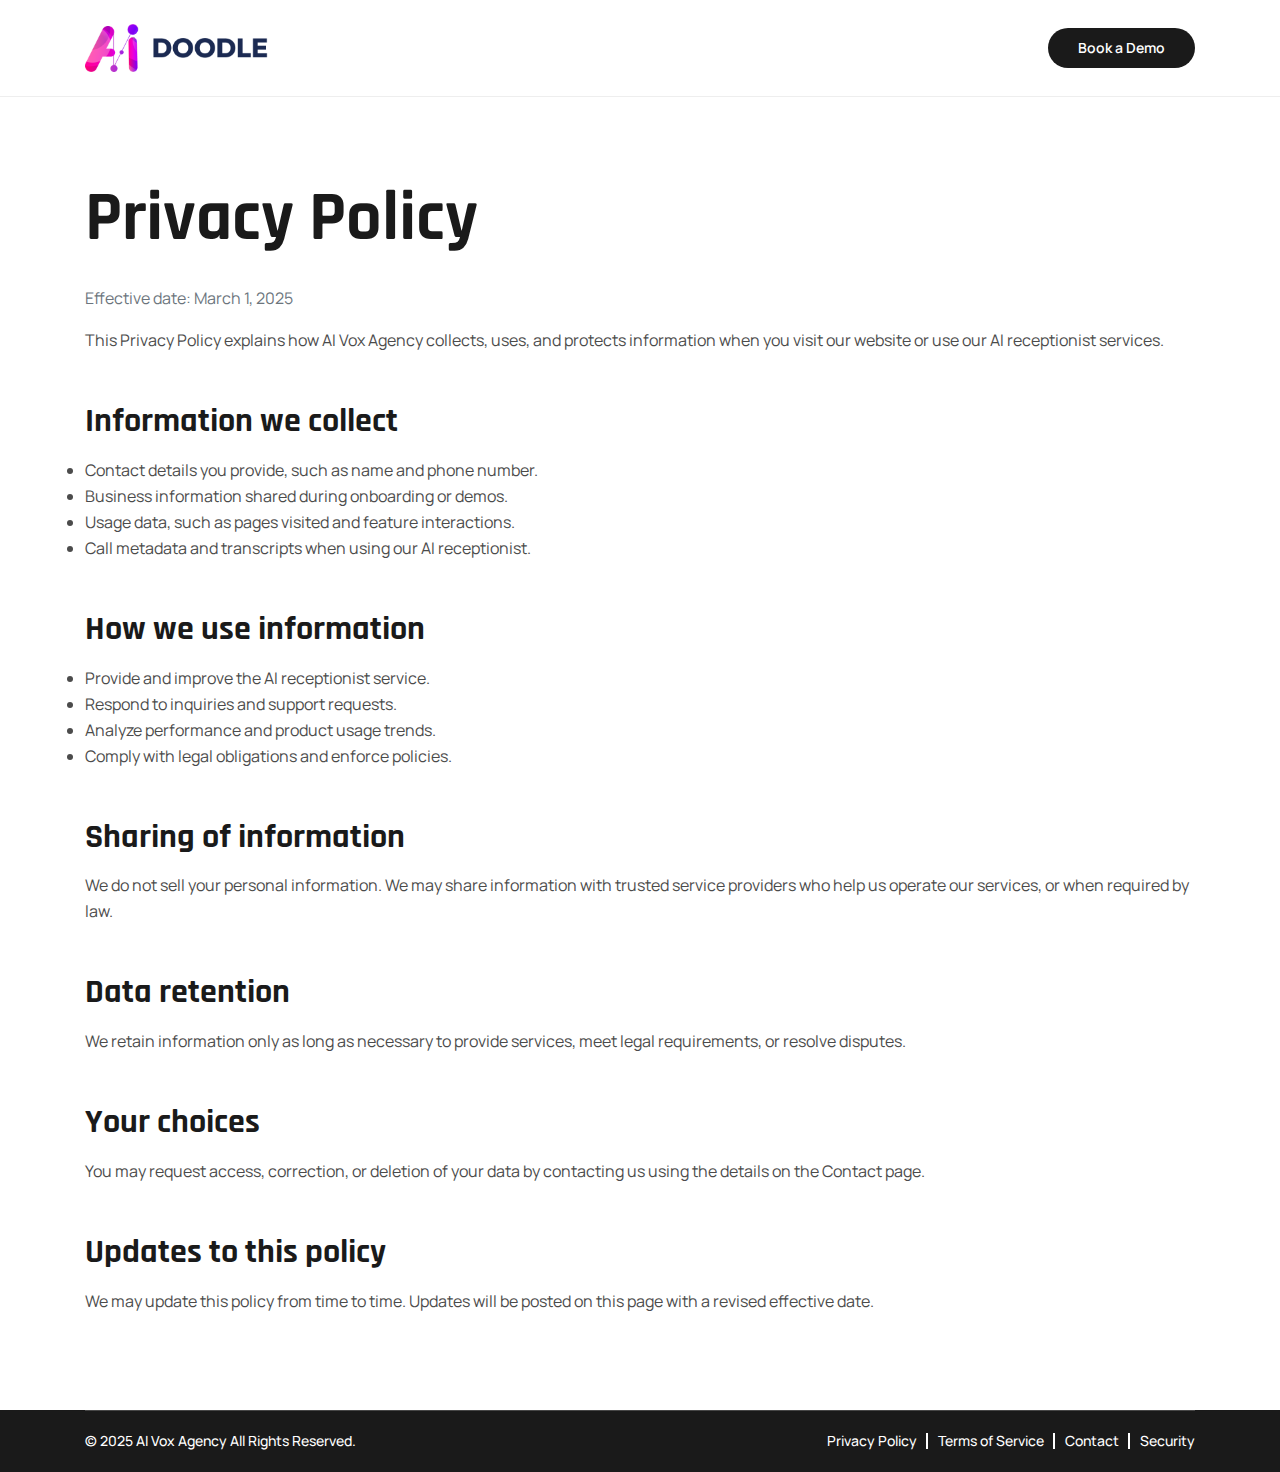
<file: privacy.html>
<!DOCTYPE html>
<html>
  <head>
    <meta charset="utf-8" />
    <title>Privacy Policy | AI Vox Agency</title>
    <meta name="viewport" content="width=device-width, initial-scale=1.0" />
    <meta
      name="description"
      content="Privacy Policy for AI Vox Agency and our AI receptionist services."
    />
    <link rel="icon" type="image/x-icon" href="/favicon.ico" />
    <link rel="apple-touch-icon" sizes="180x180" href="/icon.png" />
    <link rel="stylesheet" href="static/css/bootstrap.min.css" />
    <link rel="stylesheet" href="static/css/main.css" />
  </head>
  <body>
    <header style="background: #ffffff; border-bottom: 1px solid #eee;">
      <div class="container py-4 d-flex align-items-center justify-content-between">
        <a href="/" class="d-inline-flex align-items-center">
          <img
            src="/static/images/logo/logo.png"
            alt="AI Vox Agency Logo"
            height="48"
          />
        </a>
        <a
          href="https://cal.com/aivox-agency/15min?overlayCalendar=true"
          class="header-action-btn"
        >
          Book a Demo
        </a>
      </div>
    </header>

    <main class="pt-80 pb-80">
      <div class="container">
        <h1 class="mb-4">Privacy Policy</h1>
        <p class="text-muted">Effective date: March 1, 2025</p>
        <p>
          This Privacy Policy explains how AI Vox Agency collects, uses, and
          protects information when you visit our website or use our AI
          receptionist services.
        </p>

        <h3 class="mt-5">Information we collect</h3>
        <ul>
          <li>Contact details you provide, such as name and phone number.</li>
          <li>Business information shared during onboarding or demos.</li>
          <li>Usage data, such as pages visited and feature interactions.</li>
          <li>Call metadata and transcripts when using our AI receptionist.</li>
        </ul>

        <h3 class="mt-5">How we use information</h3>
        <ul>
          <li>Provide and improve the AI receptionist service.</li>
          <li>Respond to inquiries and support requests.</li>
          <li>Analyze performance and product usage trends.</li>
          <li>Comply with legal obligations and enforce policies.</li>
        </ul>

        <h3 class="mt-5">Sharing of information</h3>
        <p>
          We do not sell your personal information. We may share information
          with trusted service providers who help us operate our services, or
          when required by law.
        </p>

        <h3 class="mt-5">Data retention</h3>
        <p>
          We retain information only as long as necessary to provide services,
          meet legal requirements, or resolve disputes.
        </p>

        <h3 class="mt-5">Your choices</h3>
        <p>
          You may request access, correction, or deletion of your data by
          contacting us using the details on the Contact page.
        </p>

        <h3 class="mt-5">Updates to this policy</h3>
        <p>
          We may update this policy from time to time. Updates will be posted on
          this page with a revised effective date.
        </p>
      </div>
    </main>

    <footer class="footer-area" style="background-color: #1a1a1a;">
      <div class="container">
        <div class="footer-bottom tp_fade_bottom_footer">
          <div class="row align-items-center">
            <div class="col-md-6">
              <div
                class="footer-bottom-copyright d-flex justify-content-center justify-content-md-start"
              >
                <p>&copy; 2025 AI Vox Agency All Rights Reserved.</p>
              </div>
            </div>
            <div class="col-md-6">
              <div
                class="footer-bottom-menu d-flex justify-content-center justify-content-md-end"
              >
                <ul>
                  <li><a href="/privacy.html">Privacy Policy</a></li>
                  <li><a href="/terms.html">Terms of Service</a></li>
                  <li><a href="/contact.html">Contact</a></li>
                  <li><a href="/security.html">Security</a></li>
                </ul>
              </div>
            </div>
          </div>
        </div>
      </div>
    </footer>
  </body>
</html>
</file>
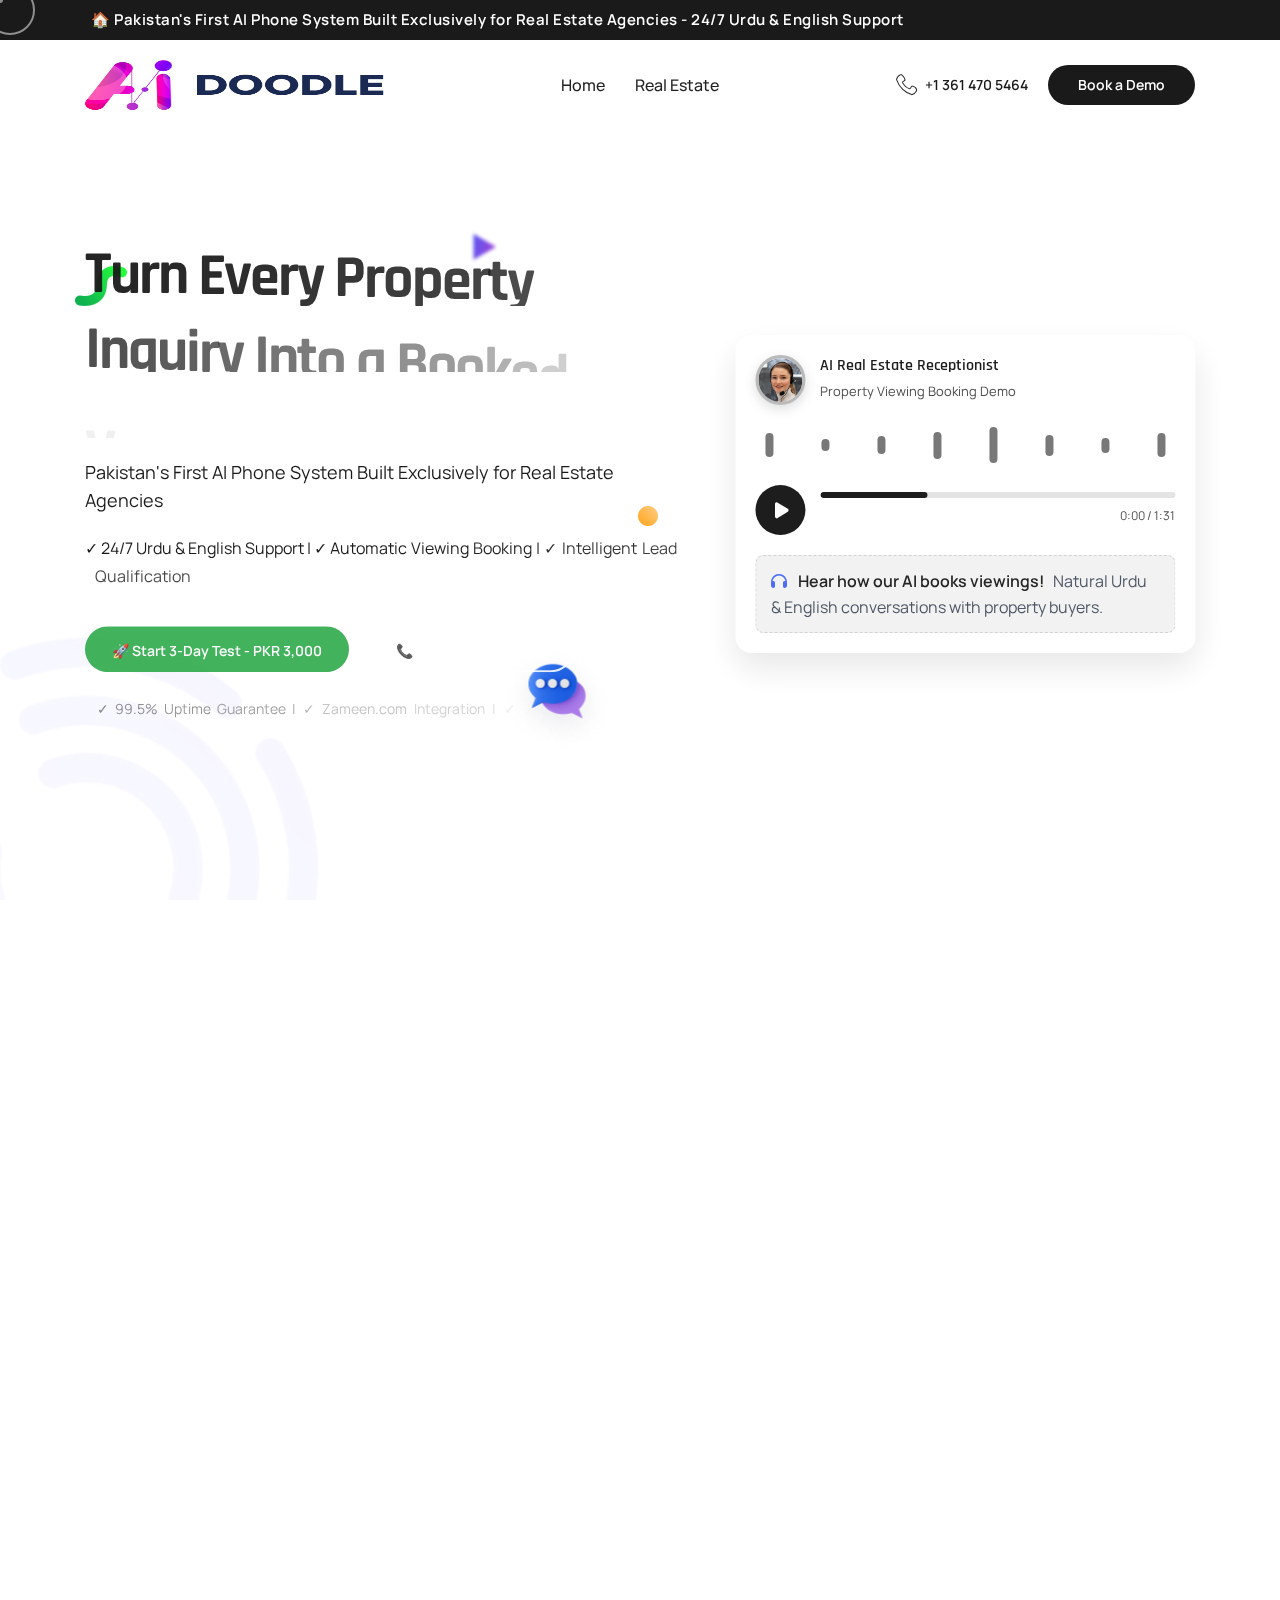
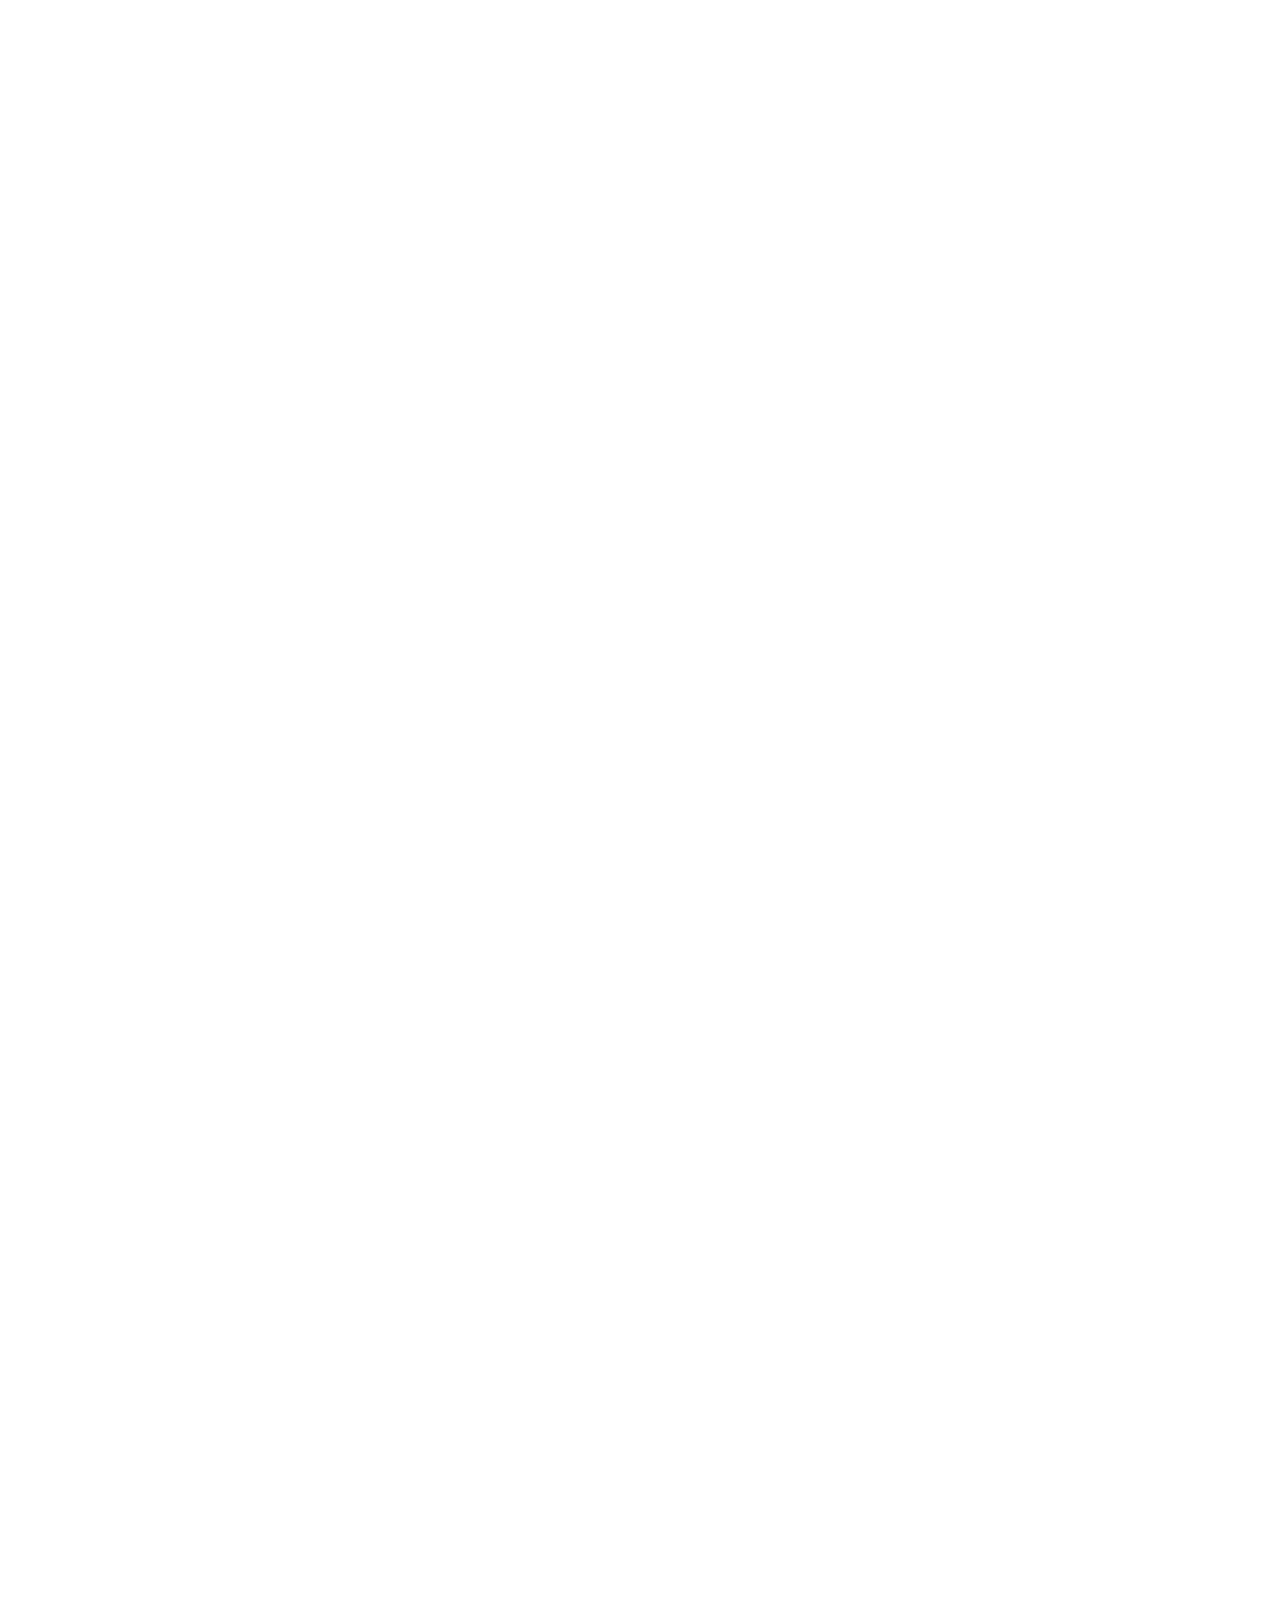
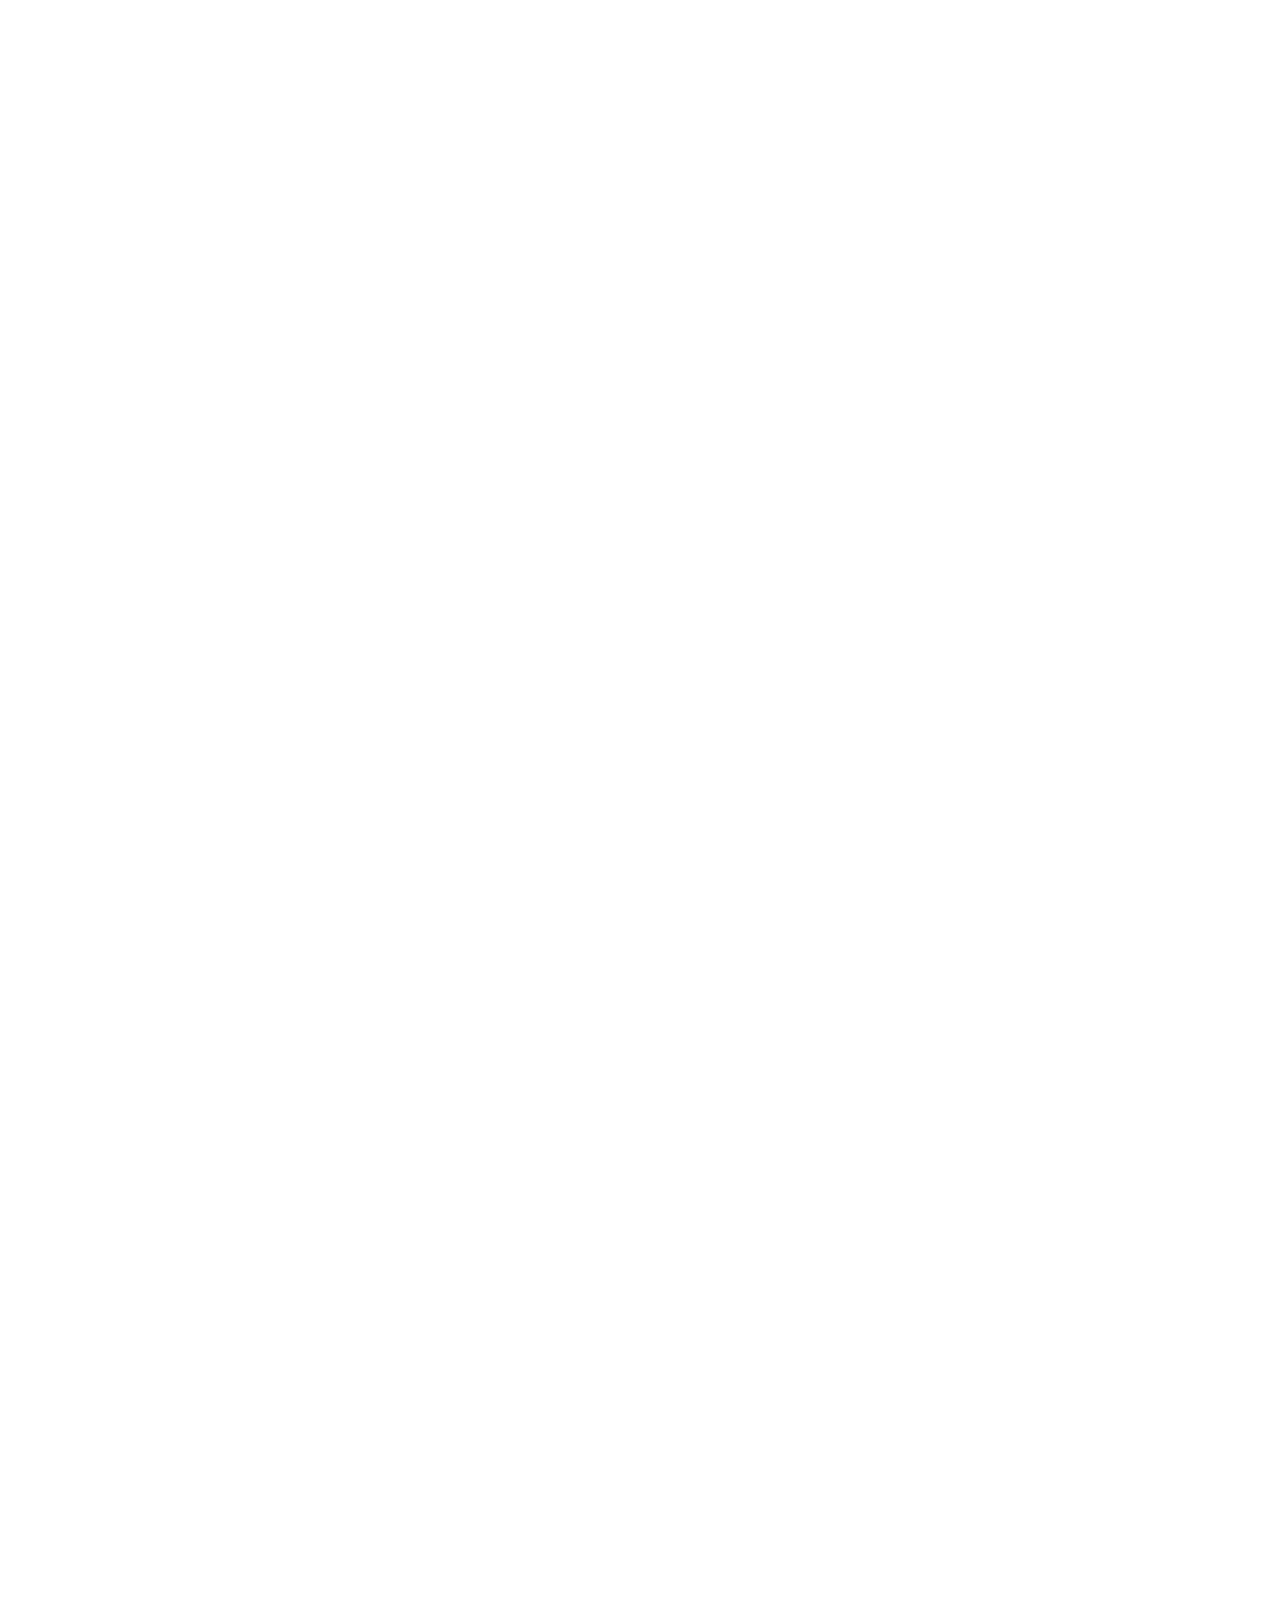
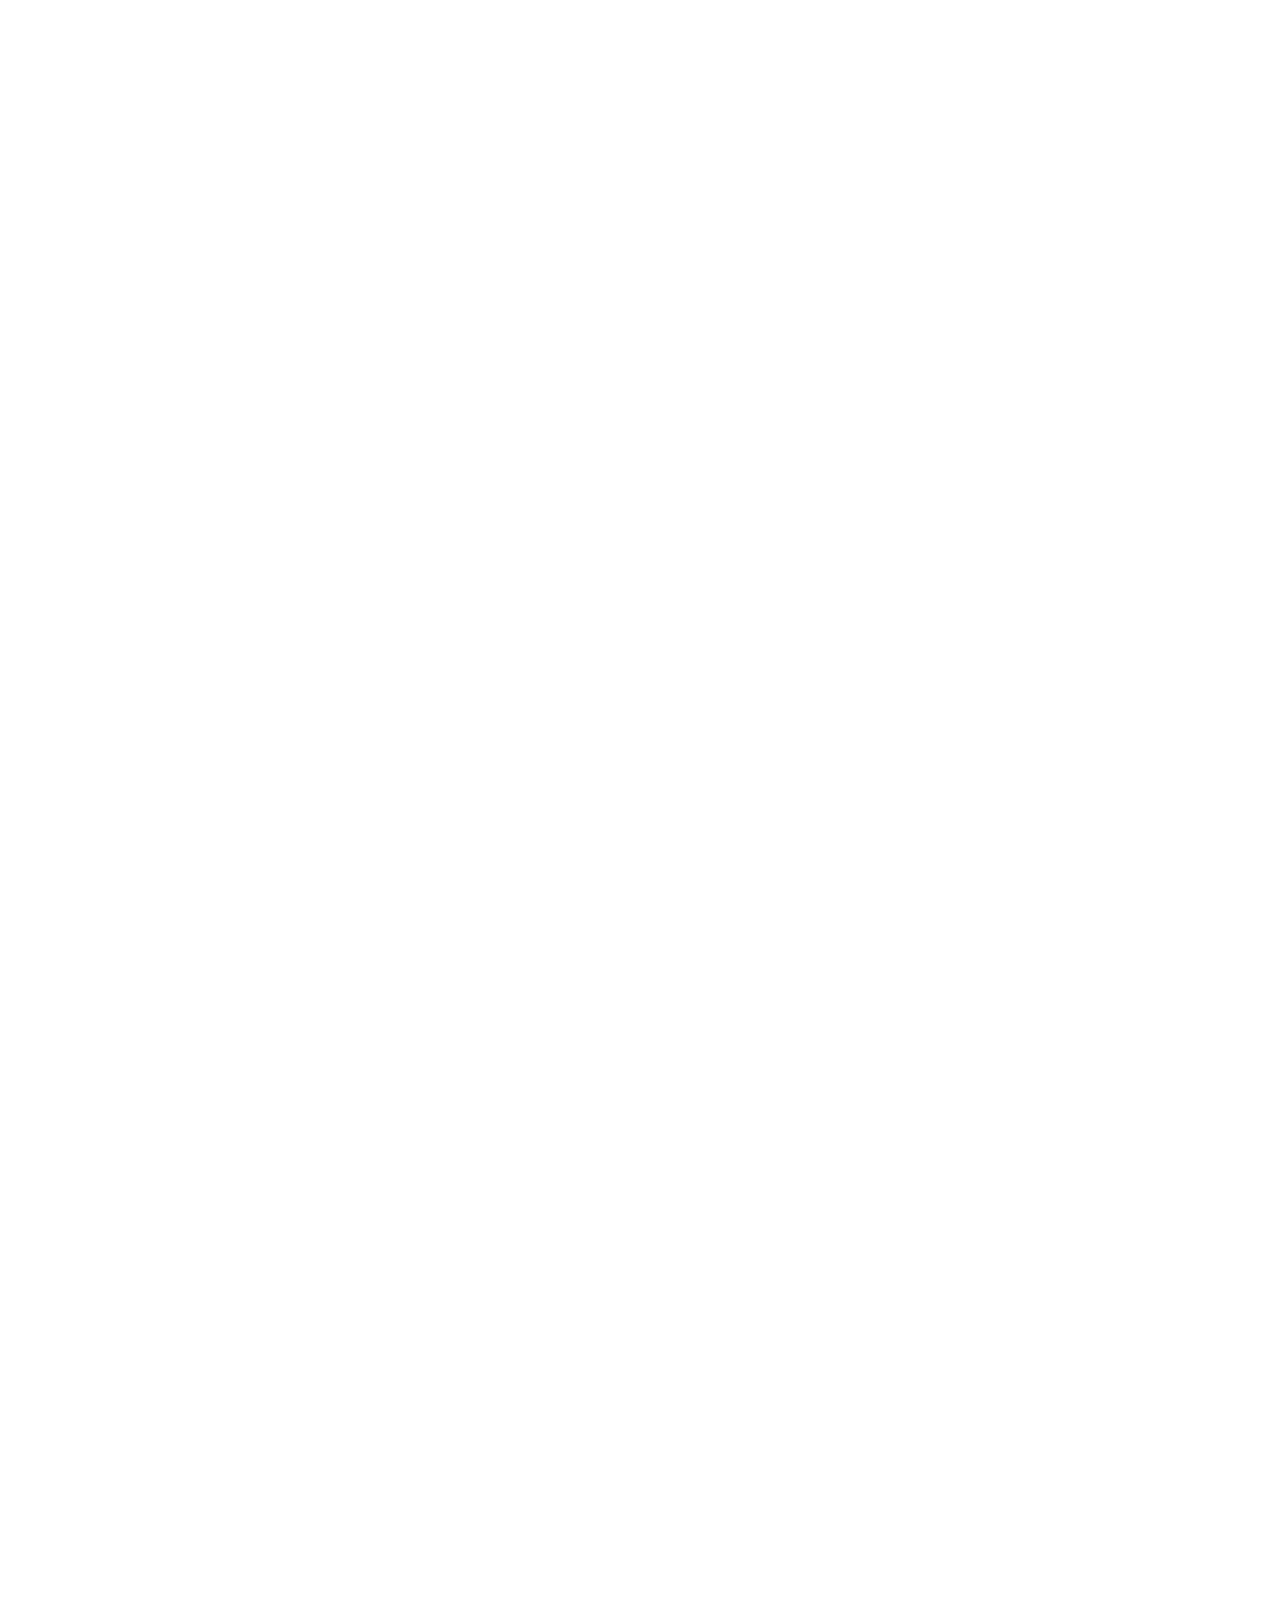
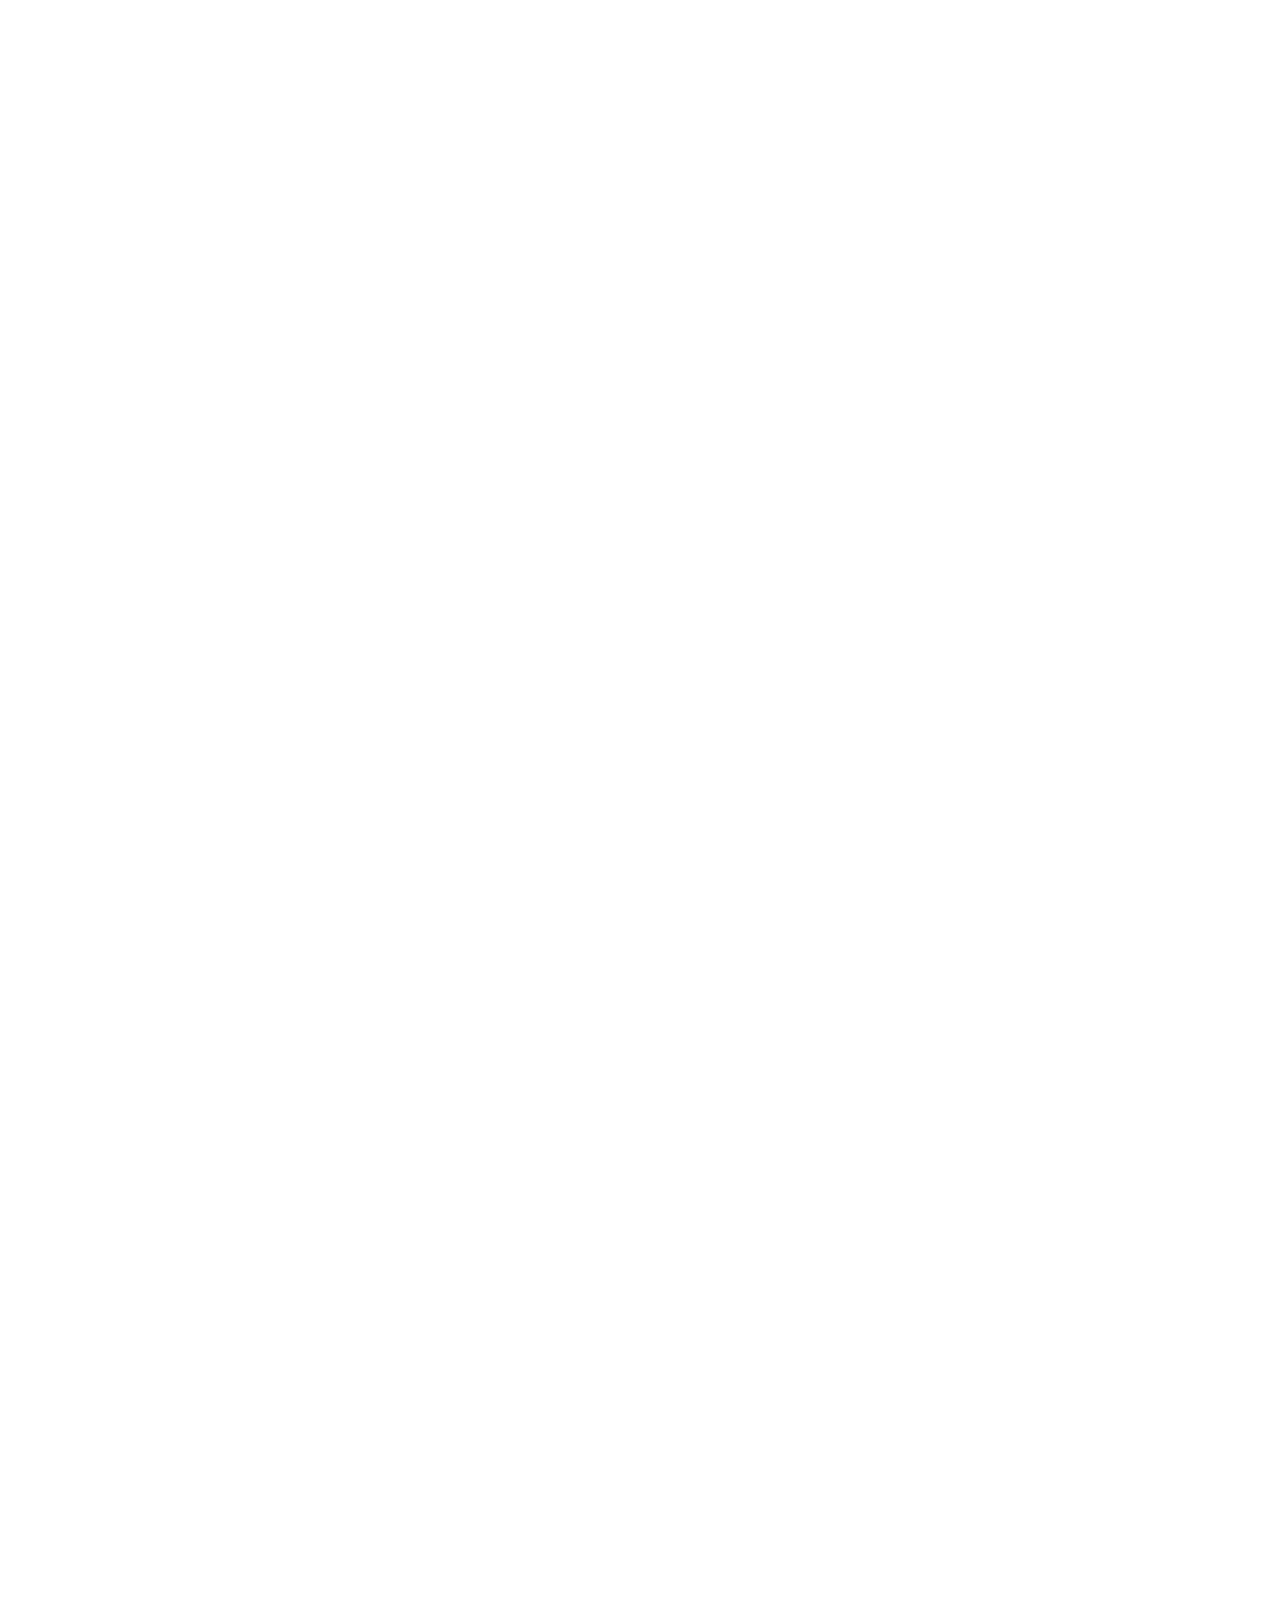
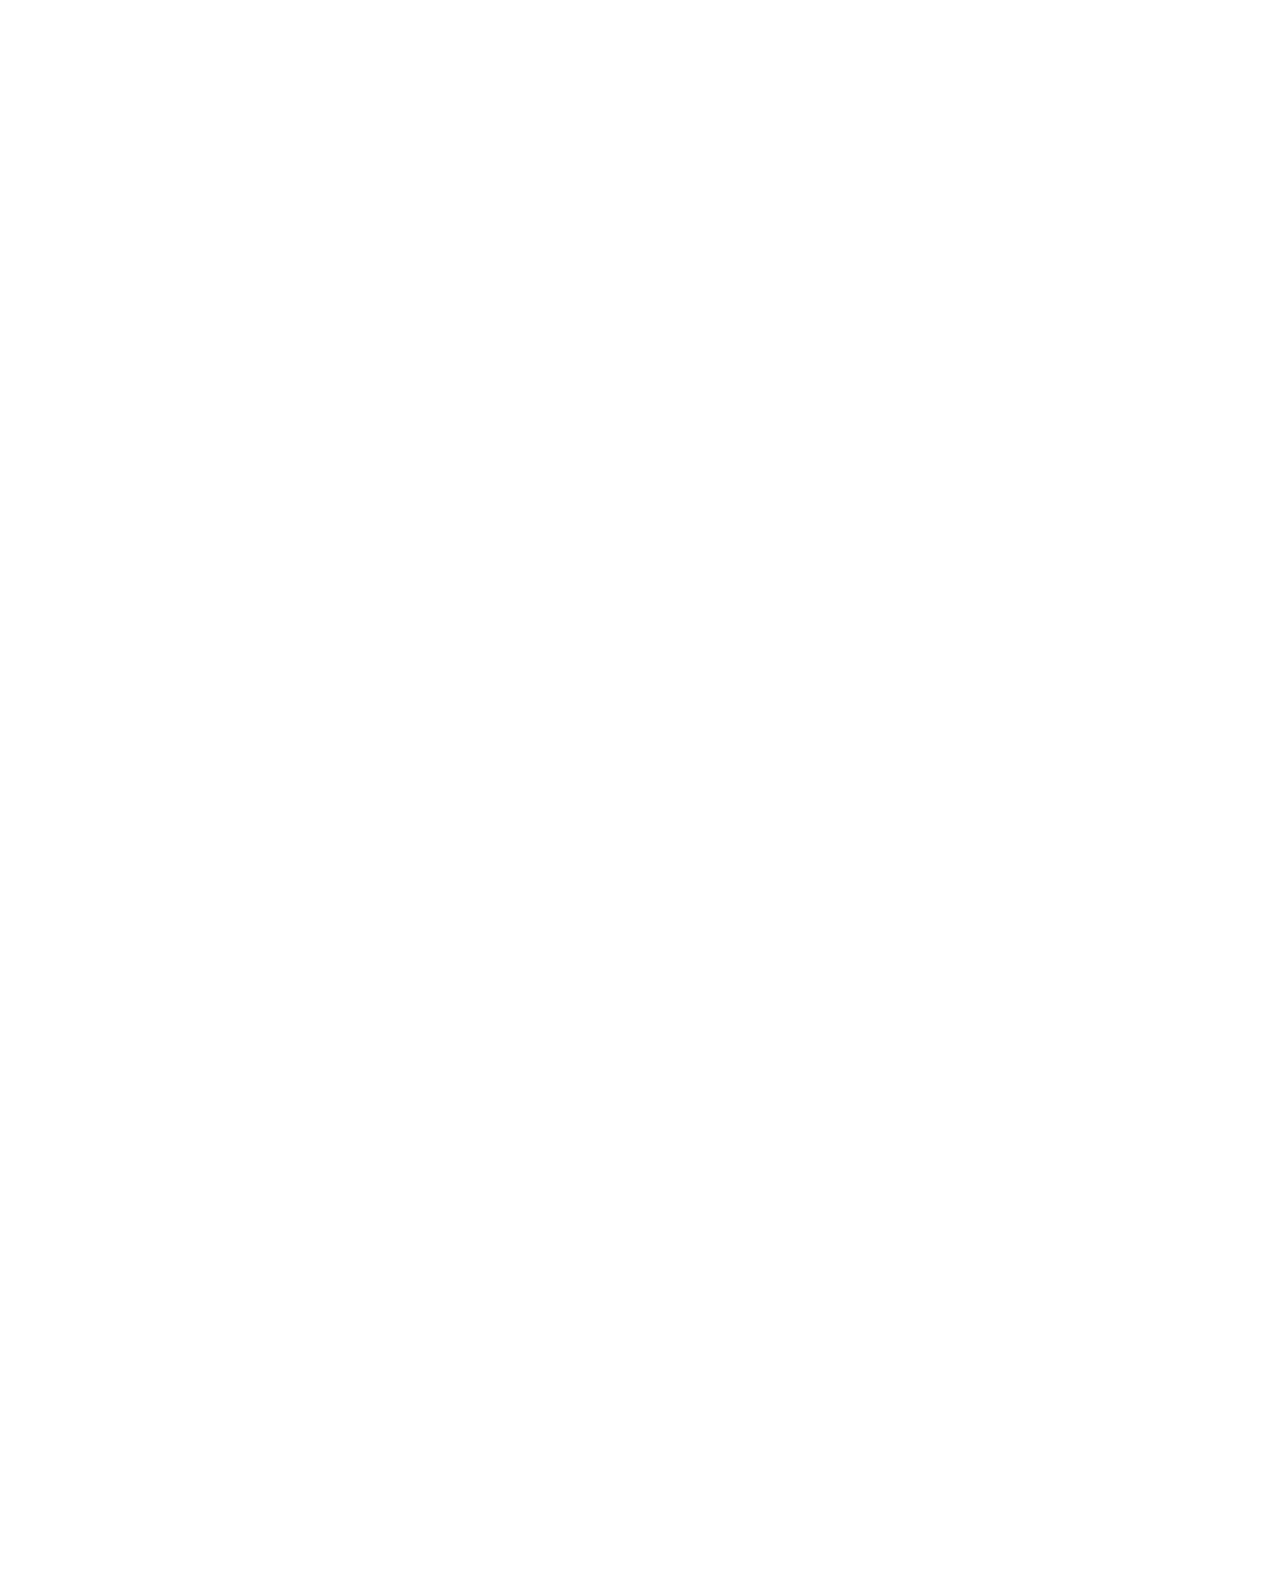
<file: real-estate.html>
<!DOCTYPE html>
<html>
  <head>
    <meta charset="utf-8" />

    <!-- Primary Meta Tags -->
    <title>AI Receptionist Real Estate Pakistan | AI Vox Agency</title>
    <meta
      name="title"
      content="AI Receptionist Real Estate Pakistan | AI Vox Agency"
    />
    <meta
      name="description"
      content="24/7 AI phone system for Pakistan real estate agencies. Book property viewings automatically, qualify leads, WhatsApp integration. Urdu & English support."
    />
    <meta
      name="keywords"
      content="AI receptionist real estate Pakistan, real estate lead generation Pakistan, property viewing booking system, AI answering service Lahore, real estate agency automation Pakistan, AI phone system real estate agents Lahore, automated property lead qualification, WhatsApp property sharing automation, bilingual AI receptionist, real estate AI Lahore, property agency automation Karachi, DHA Bahria Town lead capture, Islamabad real estate technology, Zameen Graana integration"
    />
    <meta charset="UTF-8" />
    <meta name="viewport" content="width=device-width, initial-scale=1.0" />
    <meta name="robots" content="index, follow" />
    <meta name="language" content="English" />
    <meta name="author" content="AI Vox Agency" />

    <!-- Open Graph / Facebook -->
    <meta property="og:type" content="website" />
    <meta property="og:url" content="https://aivox.agency/real-estate" />
    <meta
      property="og:title"
      content="AI Receptionist Real Estate Pakistan | AI Vox Agency"
    />
    <meta
      property="og:description"
      content="24/7 AI phone system for Pakistan real estate agencies. Book property viewings automatically, qualify leads, WhatsApp integration."
    />
    <meta
      property="og:image"
      content="https://aivox.agency/images/full-image.png"
    />

    <!-- Twitter -->
    <meta property="twitter:card" content="summary_large_image" />
    <meta property="twitter:url" content="https://aivox.agency/real-estate" />
    <meta
      property="twitter:title"
      content="AI Receptionist Real Estate Pakistan | AI Vox Agency"
    />
    <meta
      property="twitter:description"
      content="24/7 AI phone system for Pakistan real estate agencies. Book property viewings automatically, qualify leads, WhatsApp integration."
    />
    <meta
      property="twitter:image"
      content="https://aivox.agency/images/full-image.png"
    />

    <!-- Canonical URL -->
    <link rel="canonical" href="https://aivox.agency/real-estate" />

    <!-- Favicon -->
    <link rel="icon" type="image/x-icon" href="/favicon.ico" />
    <link rel="apple-touch-icon" sizes="180x180" href="/icon.png" />

    <!-- Schema Markup -->
    <script type="application/ld+json">
      {
        "@context": "https://schema.org",
        "@type": "SoftwareApplication",
        "name": "AI Vox Agency - Real Estate AI Receptionist",
        "applicationCategory": "BusinessApplication",
        "operatingSystem": "Web, iOS, Android",
        "offers": {
          "@type": "AggregateOffer",
          "lowPrice": "35000",
          "highPrice": "60000",
          "priceCurrency": "PKR",
          "offerCount": "3"
        },
        "aggregateRating": {
          "@type": "AggregateRating",
          "ratingValue": "4.9",
          "reviewCount": "50",
          "bestRating": "5",
          "worstRating": "1"
        },
        "provider": {
          "@type": "Organization",
          "name": "AI Vox Agency",
          "address": {
            "@type": "PostalAddress",
            "addressLocality": "Lahore",
            "addressCountry": "PK"
          }
        }
      }
    </script>

    <link rel="stylesheet" href="static/css/all.min.css" />
    <link rel="stylesheet" href="static/css/bootstrap.min.css" />
    <link rel="stylesheet" href="static/css/swiper-bundle.min.css" />
    <link rel="stylesheet" href="static/css/meanmenu.css" />
    <link rel="stylesheet" href="static/css/magnific-popup.css" />
    <link rel="stylesheet" href="static/css/nice-select.css" />
    <link rel="stylesheet" href="static/css/backtotop.css" />
    <link rel="stylesheet" href="static/css/main.css" />
  </head>
  <body>
    <!-- Cursor start -->
    <div
      class="rts-cursor cursor-outer"
      data-default="yes"
      data-link="yes"
      data-slider="no"
    >
      <span class="fn-cursor"></span>
    </div>
    <div
      class="rts-cursor cursor-inner"
      data-default="yes"
      data-link="yes"
      data-slider="no"
    >
      <span class="fn-cursor">
        <span class="fn-left"></span>
        <span class="fn-right"></span>
      </span>
    </div>
    <!-- Cursor end -->

    <!-- back to top start -->
    <div class="progress-wrap">
      <svg
        class="progress-circle svg-content"
        width="100%"
        height="100%"
        viewBox="-1 -1 102 102"
      >
        <path d="M50,1 a49,49 0 0,1 0,98 a49,49 0 0,1 0,-98"></path>
      </svg>
    </div>
    <!-- back to top end -->

    <div class="has-smooth" id="has_smooth"></div>

    <div id="smooth-wrapper">
      <div id="smooth-content">
        <div class="body-wrapper">
          <!-- header starts here -->
          <header class="header-area">
            <div class="header-top d-none d-md-flex">
              <div class="container custom-container-1">
                <div class="row">
                  <div class="col-xl-9 col-lg-9">
                    <div class="header-top-text">
                      <p>
                        🏠 Pakistan's First AI Phone System Built Exclusively
                        for Real Estate Agencies - 24/7 Urdu & English Support
                      </p>
                    </div>
                  </div>
                </div>
              </div>
            </div>
            <div class="header-main header-sticky">
              <div class="container custom-container-1">
                <div class="row align-items-center">
                  <div class="col-xl-4 col-lg-4 col-6">
                    <div class="header-logo">
                      <a href="/"
                        ><img
                          height="50px"
                          width="900px"
                          src="/static/images/logo/logo.png"
                          alt="AI Vox Agency Logo"
                      /></a>
                    </div>
                  </div>
                  <div class="col-xl-4 col-lg-4 text-center d-none d-lg-block">
                    <nav class="header-nav">
                      <ul
                        style="
                          display: flex;
                          list-style: none;
                          margin: 0;
                          padding: 0;
                          justify-content: center;
                          gap: 30px;
                        "
                      >
                        <li>
                          <a
                            href="/"
                            style="
                              color: #222;
                              font-weight: 500;
                              text-decoration: none;
                            "
                            >Home</a
                          >
                        </li>
                        <li>
                          <a
                            href="/real-estate.html"
                            style="
                              color: #222;
                              font-weight: 500;
                              text-decoration: none;
                            "
                            >Real Estate</a
                          >
                        </li>
                      </ul>
                    </nav>
                  </div>
                  <div class="col-xl-4 col-lg-4 col-6">
                    <div
                      class="header-action-wrap d-flex align-items-center justify-content-end"
                    >
                      <div class="header-action d-none d-sm-flex">
                        <a href="tel:+13614705464" class="header-action-login">
                          <svg
                            style="height: 24px"
                            xmlns="http://www.w3.org/2000/svg"
                            viewBox="0 0 25 25"
                          >
                            <path
                              d="M23 17.11a5.92 5.92 0 0 0-4.63-3.95 1.5 1.5 0 0 0-1.51.66l-1.26 1.81a.53.53 0 0 1-.61.2 13.25 13.25 0 0 1-3.6-2.14 13 13 0 0 1-2.94-3.52.5.5 0 0 1 .17-.69l1.63-1.09a1.52 1.52 0 0 0 .61-1.71 10.13 10.13 0 0 0-1.38-2.89 10.36 10.36 0 0 0-2.2-2.33A1.53 1.53 0 0 0 6 1.19a7.31 7.31 0 0 0-1.13.43A7.64 7.64 0 0 0 1.2 6.1a1.48 1.48 0 0 0 0 .93 24.63 24.63 0 0 0 6.53 10.41A24.76 24.76 0 0 0 17.12 23a1.41 1.41 0 0 0 .45.07 1.59 1.59 0 0 0 .48-.07 7.64 7.64 0 0 0 4.47-3.66A6.21 6.21 0 0 0 23 18a1.46 1.46 0 0 0 0-.89zm-1.33 1.74A6.61 6.61 0 0 1 17.73 22a.54.54 0 0 1-.31 0 23.61 23.61 0 0 1-9-5.29 23.74 23.74 0 0 1-6.27-10 .47.47 0 0 1 0-.31 6.59 6.59 0 0 1 3.14-3.88 5 5 0 0 1 1-.36h.1a.5.5 0 0 1 .32.11 9.4 9.4 0 0 1 2 2.09A9.07 9.07 0 0 1 9.9 7a.52.52 0 0 1-.21.6L8.06 8.64a1.54 1.54 0 0 0-.47 2 14.09 14.09 0 0 0 7 6.09 1.51 1.51 0 0 0 1.81-.58l1.21-1.81a.51.51 0 0 1 .51-.23A4.94 4.94 0 0 1 22 17.44a.58.58 0 0 1 0 .29 5.35 5.35 0 0 1-.38 1.12z"
                              style="fill: #231f20"
                            />
                          </svg>
                          +1 361 470 5464</a
                        >
                        <a
                          href="https://cal.com/aivox-agency/15min?overlayCalendar=true"
                          class="header-action-btn"
                        >
                          Book a Demo
                        </a>
                      </div>
                    </div>
                  </div>
                </div>
              </div>
            </div>
          </header>
          <!-- header ends here -->

          <!-- main start -->
          <main>
            <!-- banner area start -->
            <section class="banner-area">
              <div class="container custom-container-1">
                <div class="banner-single">
                  <div class="banner-content">
                    <h1 class="banner-content-title tp_has_text_reveal_anim">
                      Turn Every Property Inquiry Into a Booked Viewing
                    </h1>
                    <p class="tp_desc_anim" style="margin-bottom: 20px">
                      Pakistan's First AI Phone System Built Exclusively for
                      Real Estate Agencies
                    </p>
                    <p
                      class="tp_desc_anim"
                      style="font-size: 16px; margin-bottom: 30px"
                    >
                      ✓ 24/7 Urdu & English Support &nbsp; | &nbsp; ✓ Automatic
                      Viewing Booking &nbsp; | &nbsp; ✓ Intelligent Lead
                      Qualification
                    </p>
                    <div class="banner-content-btn">
                      <a
                        href="https://cal.com/aivox-agency/15min?overlayCalendar=true"
                        class="theme-btn tp_fade_bottom"
                        style="background: #28a745"
                        >🚀 Start 3-Day Test - PKR 3,000</a
                      >
                      <a
                        href="tel:+13614705464"
                        style="
                          background: transparent;
                          border: 2px solid #fff;
                          color: #fff;
                        "
                        class="theme-btn tp_fade_bottom"
                        >📞 Listen to Demo Call</a
                      >
                    </div>
                    <div
                      class="tp_desc_anim"
                      style="margin-top: 30px; font-size: 14px; opacity: 0.9"
                    >
                      ✓ 99.5% Uptime Guarantee &nbsp; | &nbsp; ✓ Zameen.com
                      Integration &nbsp; | &nbsp; ✓ Setup in 24 Hours &nbsp; |
                      &nbsp; ✓ No Long-term Contract
                    </div>
                  </div>
                  <div class="banner-img tp_fade_left">
                    <div class="audio-player-card">
                      <div class="audio-player-header">
                        <div class="persona-avatar">
                          <img
                            src="/static/images/assistant/home4/dp.png"
                            alt="AI Receptionist for Real Estate"
                            loading="lazy"
                          />
                        </div>
                        <div class="persona-info">
                          <h5>AI Real Estate Receptionist</h5>
                          <span>Property Viewing Booking Demo</span>
                        </div>
                      </div>
                      <div class="audio-wave">
                        <div class="wave-segment" style="--height: 0.8"></div>
                        <div class="wave-segment" style="--height: 0.4"></div>
                        <div class="wave-segment" style="--height: 0.6"></div>
                        <div class="wave-segment" style="--height: 0.9"></div>
                        <div class="wave-segment" style="--height: 1.2"></div>
                        <div class="wave-segment" style="--height: 0.7"></div>
                        <div class="wave-segment" style="--height: 0.5"></div>
                        <div class="wave-segment" style="--height: 0.8"></div>
                      </div>
                      <div class="audio-controls">
                        <button class="play-btn">
                          <i class="fa-solid fa-play"></i>
                        </button>
                        <div class="progress-container">
                          <div class="progress-bar">
                            <div class="progress"></div>
                          </div>
                          <div class="time-display">0:00 / 1:24</div>
                        </div>
                      </div>
                      <div class="audio-player-caption">
                        <p style="margin-bottom: 0; color: #4b5563">
                          <i
                            class="fa-solid fa-headphones"
                            style="margin-right: 8px; color: #4a6cf7"
                          ></i>
                          <strong style="color: #222"
                            >Hear how our AI books viewings!</strong
                          >
                          Natural Urdu & English conversations with property
                          buyers.
                        </p>
                      </div>
                    </div>
                  </div>
                </div>
              </div>
              <div class="banner-shape d-none d-lg-block">
                <img
                  src="/static/images/banner/home1/shape-1.png"
                  alt="Real Estate AI"
                  class="banner-shape-1"
                  data-speed="0.7"
                />
                <img
                  src="/static/images/banner/home1/shape-2.png"
                  alt="Real Estate AI"
                  class="banner-shape-2"
                  data-speed="0.8"
                />
                <img
                  src="/static/images/banner/home1/shape-3.png"
                  alt="Real Estate AI"
                  class="banner-shape-3"
                  data-speed="0.8"
                />
                <img
                  src="/static/images/banner/home1/shape-4.png"
                  alt="Real Estate AI"
                  class="banner-shape-4"
                  data-speed="0.7"
                />
                <img
                  src="/static/images/banner/home1/shape-5.png"
                  alt="Real Estate AI"
                  class="banner-shape-5"
                />
              </div>
            </section>
            <!-- banner area end -->

            <!-- problem section start -->
            <section
              class="choose-area pt-140 pb-80"
              style="background: #f8f9fa"
            >
              <div class="container">
                <div class="row justify-content-center">
                  <div class="col-12">
                    <div class="section-area text-center mb-50">
                      <span class="section-subtitle tp_fade_left"
                        >The Problem</span
                      >
                      <h2 class="section-title tp_title_slideup mb-20">
                        Is Your Real Estate Agency Losing Commissions Every Day?
                      </h2>
                      <p
                        class="tp_desc_anim"
                        style="font-size: 18px; color: #666"
                      >
                        Most agencies lose 30-40% of potential viewings due to
                        these common problems
                      </p>
                    </div>
                  </div>
                </div>
                <div class="row">
                  <div
                    class="col-xl-4 col-lg-4 col-md-6 tp_fade_left"
                    data-fade-from="left"
                  >
                    <div
                      class="choose-item mb-30"
                      style="border: 2px solid #dc3545"
                    >
                      <span
                        class="choose-item-count"
                        style="background: #dc3545"
                        >📞</span
                      >
                      <div class="choose-item-content">
                        <h5 class="choose-item-content-title">
                          <a href="#">Missed Calls = Lost Revenue</a>
                        </h5>
                        <p style="margin-bottom: 15px">
                          • Buyer calls at 11 PM, no one answers<br />
                          • Agent busy with viewing, lead goes to competitor<br />
                          • Weekend inquiries go to voicemail
                        </p>
                        <p style="font-weight: 600; color: #dc3545">
                          Impact: 10-15 missed viewings every month = PKR
                          500k-2M in lost commissions
                        </p>
                      </div>
                    </div>
                  </div>
                  <div
                    class="col-xl-4 col-lg-4 col-md-6 tp_fade_left"
                    data-fade-from="left"
                    data-delay=".8"
                  >
                    <div
                      class="choose-item mb-30"
                      style="border: 2px solid #ffc107"
                    >
                      <span
                        class="choose-item-count"
                        style="background: #ffc107"
                        >⏰</span
                      >
                      <div class="choose-item-content">
                        <h5 class="choose-item-content-title">
                          <a href="#">Time Wasted on Unqualified Leads</a>
                        </h5>
                        <p style="margin-bottom: 15px">
                          • Agents spend hours asking basic questions<br />
                          • Budget, location, timeline discussions repeat
                          endlessly<br />
                          • No time left for actual viewings and closings
                        </p>
                        <p style="font-weight: 600; color: #ffc107">
                          Impact: 60% of agent time wasted on tire-kickers
                        </p>
                      </div>
                    </div>
                  </div>
                  <div
                    class="col-xl-4 col-lg-4 col-md-6 tp_fade_left"
                    data-fade-from="left"
                    data-delay="1.1"
                  >
                    <div
                      class="choose-item mb-30"
                      style="border: 2px solid #fd7e14"
                    >
                      <span
                        class="choose-item-count"
                        style="background: #fd7e14"
                        >📱</span
                      >
                      <div class="choose-item-content">
                        <h5 class="choose-item-content-title">
                          <a href="#">Manual Follow-up Nightmare</a>
                        </h5>
                        <p style="margin-bottom: 15px">
                          • Manually WhatsApp every interested lead<br />
                          • Send property details, photos, locations one by
                          one<br />
                          • Track which lead got what information
                        </p>
                        <p style="font-weight: 600; color: #fd7e14">
                          Impact: Hot leads turn cold while you're busy with
                          others
                        </p>
                      </div>
                    </div>
                  </div>
                </div>
              </div>
            </section>
            <!-- problem section end -->

            <!-- solution section start -->
            <section class="choose-area pt-140 pb-80">
              <div class="container">
                <div class="row justify-content-center">
                  <div class="col-12">
                    <div class="section-area text-center mb-50">
                      <span class="section-subtitle tp_fade_left"
                        >The Solution</span
                      >
                      <h2 class="section-title tp_title_slideup mb-20">
                        AI System That Works 24/7 for Your Agency
                      </h2>
                      <p
                        class="tp_desc_anim"
                        style="font-size: 18px; color: #666"
                      >
                        Purpose-Built for Lahore, Karachi, and Islamabad Real
                        Estate Agencies
                      </p>
                    </div>
                  </div>
                </div>
                <div class="row">
                  <div
                    class="col-xl-4 col-lg-4 col-md-6 tp_fade_left"
                    data-fade-from="left"
                  >
                    <div class="choose-item mb-30">
                      <span class="choose-item-count">🤖</span>
                      <div class="choose-item-content">
                        <h5 class="choose-item-content-title">
                          <a href="#">Never Miss Another Call</a>
                        </h5>
                        <p>
                          Answers every inquiry instantly, even at 3 AM or when
                          your agents are busy
                        </p>
                        <ul
                          style="
                            list-style: none;
                            padding-left: 0;
                            font-size: 14px;
                          "
                        >
                          <li>✓ Natural Urdu & English conversation</li>
                          <li>✓ Caller ID recognition</li>
                          <li>✓ Complete call recording & transcription</li>
                          <li>✓ Instant alert to agents for hot leads</li>
                        </ul>
                      </div>
                    </div>
                  </div>
                  <div
                    class="col-xl-4 col-lg-4 col-md-6 tp_fade_left"
                    data-fade-from="left"
                    data-delay=".4"
                  >
                    <div class="choose-item mb-30">
                      <span class="choose-item-count">📋</span>
                      <div class="choose-item-content">
                        <h5 class="choose-item-content-title">
                          <a href="#">Automatically Qualify Every Lead</a>
                        </h5>
                        <p>
                          AI asks the right questions so your agents only talk
                          to serious buyers
                        </p>
                        <ul
                          style="
                            list-style: none;
                            padding-left: 0;
                            font-size: 14px;
                          "
                        >
                          <li>✓ Budget verification and matching</li>
                          <li>✓ Location preferences capture</li>
                          <li>✓ Property type identification</li>
                          <li>✓ Timeline assessment (urgent vs browsing)</li>
                        </ul>
                      </div>
                    </div>
                  </div>
                  <div
                    class="col-xl-4 col-lg-4 col-md-6 tp_fade_left"
                    data-fade-from="left"
                    data-delay=".8"
                  >
                    <div class="choose-item mb-30">
                      <span class="choose-item-count">📅</span>
                      <div class="choose-item-content">
                        <h5 class="choose-item-content-title">
                          <a href="#">Book Viewings Directly into Calendars</a>
                        </h5>
                        <p>
                          Checks agent availability and schedules appointments
                          automatically
                        </p>
                        <ul
                          style="
                            list-style: none;
                            padding-left: 0;
                            font-size: 14px;
                          "
                        >
                          <li>✓ Google Calendar integration</li>
                          <li>✓ Agent-wise scheduling rules</li>
                          <li>✓ Conflict prevention</li>
                          <li>✓ Automatic SMS + WhatsApp reminders</li>
                        </ul>
                      </div>
                    </div>
                  </div>
                  <div
                    class="col-xl-4 col-lg-4 col-md-6 tp_fade_left"
                    data-fade-from="left"
                    data-delay="1.1"
                  >
                    <div class="choose-item mb-30">
                      <span class="choose-item-count">💬</span>
                      <div class="choose-item-content">
                        <h5 class="choose-item-content-title">
                          <a href="#">WhatsApp Property Details Instantly</a>
                        </h5>
                        <p>
                          Shares matching properties with photos, prices, and
                          locations automatically
                        </p>
                        <ul
                          style="
                            list-style: none;
                            padding-left: 0;
                            font-size: 14px;
                          "
                        >
                          <li>✓ Beautiful property cards</li>
                          <li>✓ High-quality images</li>
                          <li>✓ Google Maps location pins</li>
                          <li>✓ Direct Zameen.com/Graana links</li>
                        </ul>
                      </div>
                    </div>
                  </div>
                  <div
                    class="col-xl-4 col-lg-4 col-md-6 tp_fade_left"
                    data-fade-from="left"
                    data-delay="1.3"
                  >
                    <div class="choose-item mb-30">
                      <span class="choose-item-count">🎯</span>
                      <div class="choose-item-content">
                        <h5 class="choose-item-content-title">
                          <a href="#">Identify Hot Leads Immediately</a>
                        </h5>
                        <p>
                          Smart scoring tells you who's ready to buy now vs just
                          browsing
                        </p>
                        <ul
                          style="
                            list-style: none;
                            padding-left: 0;
                            font-size: 14px;
                          "
                        >
                          <li>✓ Priority tagging system</li>
                          <li>✓ Buying signals detection</li>
                          <li>✓ Budget-to-property match score</li>
                          <li>✓ Instant agent notifications for hot leads</li>
                        </ul>
                      </div>
                    </div>
                  </div>
                  <div
                    class="col-xl-4 col-lg-4 col-md-6 tp_fade_left"
                    data-fade-from="left"
                    data-delay="1.5"
                  >
                    <div class="choose-item mb-30">
                      <span class="choose-item-count">📊</span>
                      <div class="choose-item-content">
                        <h5 class="choose-item-content-title">
                          <a href="#">Complete Analytics Dashboard</a>
                        </h5>
                        <p>
                          Track calls, viewings booked, lead quality, and
                          revenue impact in real-time
                        </p>
                        <ul
                          style="
                            list-style: none;
                            padding-left: 0;
                            font-size: 14px;
                          "
                        >
                          <li>✓ Daily, weekly, monthly reports</li>
                          <li>✓ Revenue tracking by agent</li>
                          <li>✓ Lead source analysis</li>
                          <li>✓ ROI calculations</li>
                        </ul>
                      </div>
                    </div>
                  </div>
                </div>
              </div>
            </section>
            <!-- solution section end -->

            <!-- how it works section start -->
            <section
              class="feature-area pt-110 pb-110"
              style="background: #f8f9fa"
            >
              <div class="container">
                <div class="row justify-content-center">
                  <div class="col-12">
                    <div class="section-area text-center mb-50">
                      <span class="section-subtitle tp_fade_left"
                        >Simple Process</span
                      >
                      <h2 class="section-title tp_title_slideup mb-0">
                        Get Started in Just 3 Simple Steps
                      </h2>
                    </div>
                  </div>
                </div>
                <div class="feature-top mb-50 tp_fade_bottom">
                  <div class="feature-item feature-item-1">
                    <span
                      style="
                        font-size: 40px;
                        font-weight: bold;
                        color: #4a6cf7;
                        margin-bottom: 15px;
                        display: block;
                      "
                      >Step 1</span
                    >
                    <h5 class="feature-item-title">Setup (Only 24 Hours)</h5>
                    <p style="margin-bottom: 10px">
                      • We add your property listings to the system<br />
                      • Connect your agents' calendars<br />
                      • Train the AI on your agency's specifics<br />
                      • Integrate WhatsApp Business<br />
                      • Customize conversation flows<br />
                      • Set up your dashboard
                    </p>
                  </div>
                  <div class="feature-item feature-item-2">
                    <span
                      style="
                        font-size: 40px;
                        font-weight: bold;
                        color: #4a6cf7;
                        margin-bottom: 15px;
                        display: block;
                      "
                      >Step 2</span
                    >
                    <h5 class="feature-item-title">Go Live (Immediate)</h5>
                    <p style="margin-bottom: 10px">
                      • Forward your business number to AI<br />
                      • Or get a new dedicated number<br />
                      • We test with your team first<br />
                      • Training session for staff<br />
                      • Soft launch with monitoring<br />
                      • Full activation after approval
                    </p>
                  </div>
                  <div class="feature-item feature-item-3">
                    <span
                      style="
                        font-size: 40px;
                        font-weight: bold;
                        color: #4a6cf7;
                        margin-bottom: 15px;
                        display: block;
                      "
                      >Step 3</span
                    >
                    <h5 class="feature-item-title">
                      See Results (Real-Time Dashboard)
                    </h5>
                    <p style="margin-bottom: 10px">
                      • Every call recorded with transcript<br />
                      • View booked viewings instantly<br />
                      • Identify hot leads<br />
                      • Track monthly revenue impact<br />
                      • Monitor agent performance<br />
                      • Optimize based on data
                    </p>
                  </div>
                </div>
              </div>
            </section>
            <!-- how it works section end -->

            <!-- results/proof section start -->
            <section class="choose-area pt-140 pb-80">
              <div class="container">
                <div class="row justify-content-center">
                  <div class="col-12">
                    <div class="section-area text-center mb-50">
                      <span class="section-subtitle tp_fade_left"
                        >Proven Results</span
                      >
                      <h2 class="section-title tp_title_slideup mb-0">
                        Real Results from Lahore Real Estate Agencies
                      </h2>
                    </div>
                  </div>
                </div>
                <div class="row mb-60 text-center">
                  <div class="col-xl-3 col-lg-3 col-md-6 tp_fade_bottom">
                    <div
                      class="choose-item mb-30"
                      style="text-align: center; padding: 40px 20px"
                    >
                      <h2
                        style="
                          font-size: 56px;
                          font-weight: bold;
                          color: #4a6cf7;
                          margin-bottom: 10px;
                        "
                      >
                        23
                      </h2>
                      <p style="font-size: 18px; font-weight: 600; margin: 0">
                        Average Viewings Booked Per Week
                      </p>
                    </div>
                  </div>
                  <div
                    class="col-xl-3 col-lg-3 col-md-6 tp_fade_bottom"
                    data-delay=".4"
                  >
                    <div
                      class="choose-item mb-30"
                      style="text-align: center; padding: 40px 20px"
                    >
                      <h2
                        style="
                          font-size: 56px;
                          font-weight: bold;
                          color: #28a745;
                          margin-bottom: 10px;
                        "
                      >
                        89%
                      </h2>
                      <p style="font-size: 18px; font-weight: 600; margin: 0">
                        Caller Satisfaction Rate
                      </p>
                    </div>
                  </div>
                  <div
                    class="col-xl-3 col-lg-3 col-md-6 tp_fade_bottom"
                    data-delay=".8"
                  >
                    <div
                      class="choose-item mb-30"
                      style="text-align: center; padding: 40px 20px"
                    >
                      <h2
                        style="
                          font-size: 56px;
                          font-weight: bold;
                          color: #fd7e14;
                          margin-bottom: 10px;
                        "
                      >
                        40%
                      </h2>
                      <p style="font-size: 18px; font-weight: 600; margin: 0">
                        Increase in Lead-to-Viewing Conversion
                      </p>
                    </div>
                  </div>
                  <div
                    class="col-xl-3 col-lg-3 col-md-6 tp_fade_bottom"
                    data-delay="1.1"
                  >
                    <div
                      class="choose-item mb-30"
                      style="text-align: center; padding: 40px 20px"
                    >
                      <h2
                        style="
                          font-size: 48px;
                          font-weight: bold;
                          color: #dc3545;
                          margin-bottom: 10px;
                        "
                      >
                        PKR 4.2L
                      </h2>
                      <p style="font-size: 18px; font-weight: 600; margin: 0">
                        Avg Monthly Commission from AI-Booked Viewings
                      </p>
                    </div>
                  </div>
                </div>
              </div>
            </section>
            <!-- results/proof section end -->

            <!-- testimonial area start -->
            <section
              class="testimonial-area pt-80 pb-40 fix"
              style="background: #f8f9fa"
            >
              <div class="container">
                <div class="row justify-content-center">
                  <div class="col-xl-7 col-lg-8">
                    <div class="section-area text-center">
                      <span class="section-subtitle tp_fade_left"
                        >Success Stories</span
                      >
                      <h2 class="section-title tp_title_slideup mb-0">
                        What Real Estate Agencies Are Saying
                      </h2>
                    </div>
                  </div>
                </div>
              </div>
              <div
                class="testimonial-active swiper pb-100 pt-50 tp_has_fade_anim"
                data-fade-from="bottom"
              >
                <div class="swiper-wrapper roll-slider">
                  <div class="swiper-slide">
                    <div class="testimonial-item">
                      <div class="testimonial-icon">
                        <svg
                          width="48"
                          height="36"
                          viewBox="0 0 48 36"
                          fill="none"
                          xmlns="http://www.w3.org/2000/svg"
                        >
                          <g opacity="0.06">
                            <path
                              d="M28.6981 18.7847L46.3344 34.5144C46.9789 35.0893 48 34.6318 48 33.7682V1C48 0.447715 47.5523 0 47 0H29.3637C28.8114 0 28.3637 0.447714 28.3637 0.999998V18.0384C28.3637 18.3235 28.4854 18.595 28.6981 18.7847Z"
                              fill="currentColor"
                            />
                            <path
                              d="M0.336773 18.7847L17.9731 34.5144C18.6176 35.0893 19.6387 34.6318 19.6387 33.7682V1C19.6387 0.447715 19.191 0 18.6387 0H1.00239C0.450104 0 0.00238991 0.447714 0.00238991 0.999998V18.0384C0.00238991 18.3235 0.124039 18.595 0.336773 18.7847Z"
                              fill="currentColor"
                            />
                          </g>
                        </svg>
                      </div>
                      <div class="testimonial-head">
                        <div class="testimonial-head-img">
                          <img
                            src="/static/images/testimonial/1.png"
                            alt="Ahmed Hassan"
                            loading="lazy"
                          />
                        </div>
                        <div class="testimonial-head-info">
                          <h6>Ahmed Hassan</h6>
                          <span>Owner, Prime Properties Lahore (DHA)</span>
                        </div>
                      </div>
                      <ul class="testimonial-rating">
                        <li><i class="fa-solid fa-star"></i></li>
                        <li><i class="fa-solid fa-star"></i></li>
                        <li><i class="fa-solid fa-star"></i></li>
                        <li><i class="fa-solid fa-star"></i></li>
                        <li><i class="fa-solid fa-star"></i></li>
                      </ul>
                      <p>
                        We used to miss night calls constantly. Now every call
                        is answered and viewings get booked automatically. Our
                        conversion increased by 35% in the first month.
                      </p>
                    </div>
                  </div>
                  <div class="swiper-slide">
                    <div class="testimonial-item">
                      <div class="testimonial-icon">
                        <svg
                          width="48"
                          height="36"
                          viewBox="0 0 48 36"
                          fill="none"
                          xmlns="http://www.w3.org/2000/svg"
                        >
                          <g opacity="0.06">
                            <path
                              d="M28.6981 18.7847L46.3344 34.5144C46.9789 35.0893 48 34.6318 48 33.7682V1C48 0.447715 47.5523 0 47 0H29.3637C28.8114 0 28.3637 0.447714 28.3637 0.999998V18.0384C28.3637 18.3235 28.4854 18.595 28.6981 18.7847Z"
                              fill="currentColor"
                            />
                            <path
                              d="M0.336773 18.7847L17.9731 34.5144C18.6176 35.0893 19.6387 34.6318 19.6387 33.7682V1C19.6387 0.447715 19.191 0 18.6387 0H1.00239C0.450104 0 0.00238991 0.447714 0.00238991 0.999998V18.0384C0.00238991 18.3235 0.124039 18.595 0.336773 18.7847Z"
                              fill="currentColor"
                            />
                          </g>
                        </svg>
                      </div>
                      <div class="testimonial-head">
                        <div class="testimonial-head-img">
                          <img
                            src="/static/images/testimonial/2.png"
                            alt="Fatima Malik"
                            loading="lazy"
                          />
                        </div>
                        <div class="testimonial-head-info">
                          <h6>Fatima Malik</h6>
                          <span
                            >Director, Malik Estate Consultants (Bahria
                            Town)</span
                          >
                        </div>
                      </div>
                      <ul class="testimonial-rating">
                        <li><i class="fa-solid fa-star"></i></li>
                        <li><i class="fa-solid fa-star"></i></li>
                        <li><i class="fa-solid fa-star"></i></li>
                        <li><i class="fa-solid fa-star"></i></li>
                        <li><i class="fa-solid fa-star"></i></li>
                      </ul>
                      <p>
                        The leads that used to go cold are now automatically
                        followed up via WhatsApp with property details. This has
                        been a complete game changer for our agency.
                      </p>
                    </div>
                  </div>
                  <div class="swiper-slide">
                    <div class="testimonial-item">
                      <div class="testimonial-icon">
                        <svg
                          width="48"
                          height="36"
                          viewBox="0 0 48 36"
                          fill="none"
                          xmlns="http://www.w3.org/2000/svg"
                        >
                          <g opacity="0.06">
                            <path
                              d="M28.6981 18.7847L46.3344 34.5144C46.9789 35.0893 48 34.6318 48 33.7682V1C48 0.447715 47.5523 0 47 0H29.3637C28.8114 0 28.3637 0.447714 28.3637 0.999998V18.0384C28.3637 18.3235 28.4854 18.595 28.6981 18.7847Z"
                              fill="currentColor"
                            />
                            <path
                              d="M0.336773 18.7847L17.9731 34.5144C18.6176 35.0893 19.6387 34.6318 19.6387 33.7682V1C19.6387 0.447715 19.191 0 18.6387 0H1.00239C0.450104 0 0.00238991 0.447714 0.00238991 0.999998V18.0384C0.00238991 18.3235 0.124039 18.595 0.336773 18.7847Z"
                              fill="currentColor"
                            />
                          </g>
                        </svg>
                      </div>
                      <div class="testimonial-head">
                        <div class="testimonial-head-img">
                          <img
                            src="/static/images/testimonial/3.png"
                            alt="Tariq Mehmood"
                            loading="lazy"
                          />
                        </div>
                        <div class="testimonial-head-info">
                          <h6>Tariq Mehmood</h6>
                          <span>CEO, Metro Real Estate Services</span>
                        </div>
                      </div>
                      <ul class="testimonial-rating">
                        <li><i class="fa-solid fa-star"></i></li>
                        <li><i class="fa-solid fa-star"></i></li>
                        <li><i class="fa-solid fa-star"></i></li>
                        <li><i class="fa-solid fa-star"></i></li>
                        <li><i class="fa-solid fa-star"></i></li>
                      </ul>
                      <p>
                        Our agents now only spend time on qualified leads. The
                        AI handles all the initial screening. Team productivity
                        has doubled.
                      </p>
                    </div>
                  </div>
                </div>
              </div>
            </section>
            <!-- testimonial area end -->

            <!-- pricing section start -->
            <section class="choose-area pt-140 pb-80">
              <div class="container">
                <div class="row justify-content-center">
                  <div class="col-12">
                    <div class="section-area text-center mb-50">
                      <span class="section-subtitle tp_fade_left">Pricing</span>
                      <h2 class="section-title tp_title_slideup mb-20">
                        Transparent Pricing - No Hidden Charges
                      </h2>
                      <p
                        class="tp_desc_anim"
                        style="font-size: 18px; color: #666"
                      >
                        Choose the plan that fits your agency's needs
                      </p>
                    </div>
                  </div>
                </div>
                <div class="row">
                  <div class="col-xl-3 col-lg-6 col-md-6 tp_fade_bottom">
                    <div
                      class="choose-item mb-30"
                      style="border: 3px solid #4a6cf7; position: relative"
                    >
                      <span
                        style="
                          position: absolute;
                          top: 20px;
                          right: 20px;
                          background: #4a6cf7;
                          color: #fff;
                          padding: 5px 15px;
                          border-radius: 20px;
                          font-size: 12px;
                          font-weight: 600;
                        "
                        >TEST DRIVE</span
                      >
                      <div
                        class="choose-item-content"
                        style="padding-top: 30px"
                      >
                        <h5 class="choose-item-content-title">
                          <a href="#">3-Day Test Drive</a>
                        </h5>
                        <h2
                          style="
                            font-size: 40px;
                            color: #4a6cf7;
                            margin: 20px 0;
                          "
                        >
                          PKR 3,000
                        </h2>
                        <p
                          style="
                            font-size: 14px;
                            margin-bottom: 20px;
                            color: #666;
                          "
                        >
                          One-time, No Commitment
                        </p>
                        <ul
                          style="
                            list-style: none;
                            padding-left: 0;
                            font-size: 14px;
                            margin-bottom: 25px;
                          "
                        >
                          <li style="margin-bottom: 10px">
                            ✓ 3 business days full access
                          </li>
                          <li style="margin-bottom: 10px">
                            ✓ All features included
                          </li>
                          <li style="margin-bottom: 10px">
                            ✓ Handle up to 50 calls
                          </li>
                          <li style="margin-bottom: 10px">
                            ✓ Complete setup & training
                          </li>
                          <li style="margin-bottom: 10px">
                            ✓ WhatsApp integration
                          </li>
                          <li style="margin-bottom: 10px">
                            ✓ No long-term commitment
                          </li>
                          <li style="margin-bottom: 10px">
                            ✓ Money-back guarantee*
                          </li>
                        </ul>
                        <p
                          style="
                            font-size: 13px;
                            font-weight: 600;
                            color: #666;
                            margin-bottom: 20px;
                          "
                        >
                          Perfect for: Agencies wanting to test before
                          committing
                        </p>
                        <a
                          href="https://cal.com/aivox-agency/15min?overlayCalendar=true"
                          class="theme-btn"
                          style="width: 100%; text-align: center"
                          >Start 3-Day Test →</a
                        >
                      </div>
                    </div>
                  </div>
                  <div
                    class="col-xl-3 col-lg-6 col-md-6 tp_fade_bottom"
                    data-delay=".4"
                  >
                    <div
                      class="choose-item mb-30"
                      style="border: 3px solid #28a745; position: relative"
                    >
                      <span
                        style="
                          position: absolute;
                          top: 20px;
                          right: 20px;
                          background: #28a745;
                          color: #fff;
                          padding: 5px 15px;
                          border-radius: 20px;
                          font-size: 12px;
                          font-weight: 600;
                        "
                        >MOST POPULAR</span
                      >
                      <div
                        class="choose-item-content"
                        style="padding-top: 30px"
                      >
                        <h5 class="choose-item-content-title">
                          <a href="#">Starter Package</a>
                        </h5>
                        <h2
                          style="
                            font-size: 40px;
                            color: #28a745;
                            margin: 20px 0;
                          "
                        >
                          PKR 35,000<span style="font-size: 16px; color: #666"
                            >/month</span
                          >
                        </h2>
                        <p
                          style="
                            font-size: 14px;
                            margin-bottom: 20px;
                            font-weight: 600;
                          "
                        >
                          What's Included:
                        </p>
                        <ul
                          style="
                            list-style: none;
                            padding-left: 0;
                            font-size: 14px;
                            margin-bottom: 15px;
                          "
                        >
                          <li style="margin-bottom: 10px">
                            ✓ Up to 500 minutes (~125 calls/month)
                          </li>
                          <li style="margin-bottom: 10px">
                            ✓ First 15 viewings booked FREE
                          </li>
                          <li style="margin-bottom: 10px">
                            ✓ Urdu + English support
                          </li>
                          <li style="margin-bottom: 10px">
                            ✓ WhatsApp Business integration
                          </li>
                          <li style="margin-bottom: 10px">
                            ✓ Google Calendar sync
                          </li>
                          <li style="margin-bottom: 10px">
                            ✓ Basic lead dashboard
                          </li>
                          <li style="margin-bottom: 10px">
                            ✓ Email support (24hr response)
                          </li>
                          <li style="margin-bottom: 10px">
                            ✓ Complete call recordings
                          </li>
                        </ul>
                        <p
                          style="
                            font-size: 12px;
                            margin-bottom: 10px;
                            color: #666;
                          "
                        >
                          <strong>Additional Charges:</strong><br />
                          • Extra viewings: PKR 500 per viewing<br />
                          • Extra call minutes: PKR 95/minute
                        </p>
                        <p
                          style="
                            font-size: 13px;
                            font-weight: 600;
                            color: #666;
                            margin-bottom: 20px;
                            margin-top: 15px;
                          "
                        >
                          Ideal for: Agencies with 50-100 inquiries per month,
                          3-8 agents
                        </p>
                        <a
                          href="https://cal.com/aivox-agency/15min?overlayCalendar=true"
                          class="theme-btn"
                          style="
                            width: 100%;
                            text-align: center;
                            background: #28a745;
                          "
                          >Start Starter Plan →</a
                        >
                      </div>
                    </div>
                  </div>
                  <div
                    class="col-xl-3 col-lg-6 col-md-6 tp_fade_bottom"
                    data-delay=".8"
                  >
                    <div
                      class="choose-item mb-30"
                      style="border: 3px solid #fd7e14"
                    >
                      <div class="choose-item-content">
                        <h5 class="choose-item-content-title">
                          <a href="#">Professional Package</a>
                        </h5>
                        <h2
                          style="
                            font-size: 40px;
                            color: #fd7e14;
                            margin: 20px 0;
                          "
                        >
                          PKR 60,000<span style="font-size: 16px; color: #666"
                            >/month</span
                          >
                        </h2>
                        <p
                          style="
                            font-size: 14px;
                            margin-bottom: 20px;
                            font-weight: 600;
                          "
                        >
                          Everything in Starter, plus:
                        </p>
                        <ul
                          style="
                            list-style: none;
                            padding-left: 0;
                            font-size: 14px;
                            margin-bottom: 15px;
                          "
                        >
                          <li style="margin-bottom: 10px">
                            ✓ Up to 1,000 minutes (~250 calls)
                          </li>
                          <li style="margin-bottom: 10px">
                            ✓ First 30 viewings booked FREE
                          </li>
                          <li style="margin-bottom: 10px">
                            ✓ Priority support (12hr response)
                          </li>
                          <li style="margin-bottom: 10px">
                            ✓ Advanced lead scoring
                          </li>
                          <li style="margin-bottom: 10px">
                            ✓ Direct Zameen.com integration
                          </li>
                          <li style="margin-bottom: 10px">
                            ✓ Agent performance tracking
                          </li>
                          <li style="margin-bottom: 10px">
                            ✓ Custom call flows & scripts
                          </li>
                          <li style="margin-bottom: 10px">
                            ✓ Bi-weekly optimization calls
                          </li>
                        </ul>
                        <p
                          style="
                            font-size: 12px;
                            margin-bottom: 10px;
                            color: #666;
                          "
                        >
                          <strong>Additional Charges:</strong><br />
                          • Extra viewings: PKR 400 per viewing<br />
                          • Extra call minutes: PKR 85/minute
                        </p>
                        <p
                          style="
                            font-size: 13px;
                            font-weight: 600;
                            color: #666;
                            margin-bottom: 20px;
                            margin-top: 15px;
                          "
                        >
                          Ideal for: Multi-agent agencies with 100-200+
                          inquiries, 8-15 agents
                        </p>
                        <a
                          href="https://cal.com/aivox-agency/15min?overlayCalendar=true"
                          class="theme-btn"
                          style="
                            width: 100%;
                            text-align: center;
                            background: #fd7e14;
                          "
                          >Start Professional Plan →</a
                        >
                      </div>
                    </div>
                  </div>
                  <div
                    class="col-xl-3 col-lg-6 col-md-6 tp_fade_bottom"
                    data-delay="1.1"
                  >
                    <div
                      class="choose-item mb-30"
                      style="border: 3px solid #2c3e50"
                    >
                      <div class="choose-item-content">
                        <h5 class="choose-item-content-title">
                          <a href="#">Enterprise Custom</a>
                        </h5>
                        <h2
                          style="
                            font-size: 40px;
                            color: #2c3e50;
                            margin: 20px 0;
                          "
                        >
                          Custom<span style="font-size: 16px; color: #666">
                            Pricing</span
                          >
                        </h2>
                        <p
                          style="
                            font-size: 14px;
                            margin-bottom: 20px;
                            font-weight: 600;
                          "
                        >
                          For Large Agencies:
                        </p>
                        <ul
                          style="
                            list-style: none;
                            padding-left: 0;
                            font-size: 14px;
                            margin-bottom: 25px;
                          "
                        >
                          <li style="margin-bottom: 10px">
                            ✓ Unlimited calls & viewings
                          </li>
                          <li style="margin-bottom: 10px">
                            ✓ Multiple office locations support
                          </li>
                          <li style="margin-bottom: 10px">
                            ✓ Dedicated account manager
                          </li>
                          <li style="margin-bottom: 10px">
                            ✓ Custom integrations (any CRM)
                          </li>
                          <li style="margin-bottom: 10px">
                            ✓ White-label option available
                          </li>
                          <li style="margin-bottom: 10px">✓ Full API access</li>
                          <li style="margin-bottom: 10px">
                            ✓ 24/7 priority support
                          </li>
                          <li style="margin-bottom: 10px">
                            ✓ Monthly strategy sessions
                          </li>
                        </ul>
                        <p
                          style="
                            font-size: 13px;
                            font-weight: 600;
                            color: #666;
                            margin-bottom: 20px;
                          "
                        >
                          Ideal for: 20+ agents, multiple offices, enterprise
                          requirements
                        </p>
                        <a
                          href="https://cal.com/aivox-agency/15min?overlayCalendar=true"
                          class="theme-btn"
                          style="
                            width: 100%;
                            text-align: center;
                            background: #2c3e50;
                          "
                          >Schedule Consultation →</a
                        >
                      </div>
                    </div>
                  </div>
                </div>
                <div class="row justify-content-center mt-40">
                  <div class="col-xl-8">
                    <div
                      class="choose-item"
                      style="
                        background: #e8f5e9;
                        border: 2px solid #28a745;
                        text-align: center;
                        padding: 30px;
                      "
                    >
                      <h5 style="color: #28a745; margin-bottom: 15px">
                        💯 30-Day Money-Back Guarantee
                      </h5>
                      <p style="margin: 0; color: #666">
                        Not satisfied with results in your first month? We'll
                        refund your entire subscription fee. No questions asked.
                        <br /><span style="font-size: 13px"
                          >(Initial setup work is non-refundable)</span
                        >
                      </p>
                    </div>
                  </div>
                </div>
              </div>
            </section>
            <!-- pricing section end -->

            <!-- integrations section start -->
            <section
              class="apps-area pt-140 pb-140"
              style="background: #f8f9fa"
            >
              <div class="container">
                <div class="row justify-content-center">
                  <div class="col-xxl-6 col-xl-7 col-lg-8 col-md-9">
                    <div class="section-area text-center mb-50">
                      <span class="section-subtitle tp_fade_left"
                        >Integrations</span
                      >
                      <h2 class="section-title tp_title_slideup mb-20">
                        Seamlessly Works With Your Existing Tools
                      </h2>
                      <p
                        class="tp_desc_anim"
                        style="font-size: 16px; color: #666"
                      >
                        No disruption to your current workflow - we connect with
                        everything you use
                      </p>
                    </div>
                  </div>
                </div>
                <div class="apps-icon tp_fade_bottom">
                  <div class="apps-icon-item">
                    <img
                      src="/static/images/apps/1.png"
                      alt="Google Calendar Integration"
                      loading="lazy"
                    />
                    <p style="margin-top: 10px; font-size: 13px">
                      Google Calendar
                    </p>
                  </div>
                  <div class="apps-icon-item">
                    <img
                      src="/static/images/apps/2.png"
                      alt="WhatsApp Business"
                      loading="lazy"
                    />
                    <p style="margin-top: 10px; font-size: 13px">WhatsApp</p>
                  </div>
                  <div class="apps-icon-item">
                    <img
                      src="/static/images/apps/3.png"
                      alt="Zameen.com"
                      loading="lazy"
                    />
                    <p style="margin-top: 10px; font-size: 13px">Zameen.com</p>
                  </div>
                  <div class="apps-icon-item">
                    <img
                      src="/static/images/apps/4.png"
                      alt="Graana.com"
                      loading="lazy"
                    />
                    <p style="margin-top: 10px; font-size: 13px">Graana.com</p>
                  </div>
                  <div class="apps-icon-item">
                    <img
                      src="/static/images/apps/5.png"
                      alt="CRM Systems"
                      loading="lazy"
                    />
                    <p style="margin-top: 10px; font-size: 13px">CRM Systems</p>
                  </div>
                  <div class="apps-icon-item">
                    <img
                      src="/static/images/apps/6.png"
                      alt="Excel/Sheets"
                      loading="lazy"
                    />
                    <p style="margin-top: 10px; font-size: 13px">
                      Excel/Sheets
                    </p>
                  </div>
                  <div class="apps-icon-item">
                    <img
                      src="/static/images/apps/7.png"
                      alt="SMS Gateways"
                      loading="lazy"
                    />
                    <p style="margin-top: 10px; font-size: 13px">SMS Gateway</p>
                  </div>
                  <div class="apps-icon-item">
                    <img
                      src="/static/images/apps/8.png"
                      alt="Custom APIs"
                      loading="lazy"
                    />
                    <p style="margin-top: 10px; font-size: 13px">Custom APIs</p>
                  </div>
                </div>
              </div>
            </section>
            <!-- integrations section end -->

            <!-- faq area start -->
            <section class="faq-area pt-140 pb-140">
              <div class="container">
                <div class="row justify-content-center">
                  <div class="col-12">
                    <div class="section-area text-center mb-50">
                      <span class="section-subtitle tp_fade_left"
                        >Frequently Asked Questions</span
                      >
                      <h2 class="section-title tp_title_slideup mb-0">
                        Common Questions & Answers
                      </h2>
                    </div>
                  </div>
                </div>
                <div class="row justify-content-center">
                  <div class="col-xl-10">
                    <div class="faq-wrapper tp_fade_bottom">
                      <div class="faq-item">
                        <div class="faq-question">
                          <h5>Will this replace my team?</h5>
                          <span class="faq-toggle">+</span>
                        </div>
                        <div class="faq-answer">
                          <p>
                            Absolutely not! AI Vox supports your team, it
                            doesn't replace them. The AI handles lead
                            qualification and booking, while your agents focus
                            on viewings and closing deals. This increases
                            productivity without reducing headcount.
                          </p>
                        </div>
                      </div>
                      <div class="faq-item">
                        <div class="faq-question">
                          <h5>Can it really speak Urdu naturally?</h5>
                          <span class="faq-toggle">+</span>
                        </div>
                        <div class="faq-answer">
                          <p>
                            Yes! Our AI is trained specifically for Pakistani
                            real estate and speaks both Urdu and English
                            fluently. It handles code-switching naturally (like
                            "This property is in DHA Phase 5 with 3 bedrooms").
                            It adapts to formal or informal conversation styles
                            based on the caller.
                          </p>
                        </div>
                      </div>
                      <div class="faq-item">
                        <div class="faq-question">
                          <h5>How long does setup take?</h5>
                          <span class="faq-toggle">+</span>
                        </div>
                        <div class="faq-answer">
                          <p>
                            Only 24-48 hours. We add your properties, connect
                            your calendars, and train the AI. You don't need to
                            do anything technical - we handle everything.
                          </p>
                        </div>
                      </div>
                      <div class="faq-item">
                        <div class="faq-question">
                          <h5>
                            What if a caller asks a complex question the AI
                            can't answer?
                          </h5>
                          <span class="faq-toggle">+</span>
                        </div>
                        <div class="faq-answer">
                          <p>
                            The AI attempts to answer based on the information
                            we've provided. If it can't answer confidently, it
                            politely collects the caller's information and
                            immediately alerts your agent for priority
                            follow-up.
                          </p>
                        </div>
                      </div>
                      <div class="faq-item">
                        <div class="faq-question">
                          <h5>
                            Does it integrate with Zameen.com and Graana.com?
                          </h5>
                          <span class="faq-toggle">+</span>
                        </div>
                        <div class="faq-answer">
                          <p>
                            Yes! Direct integration is available in the
                            Professional package. In the Starter package, we
                            manually add your listings on a weekly basis.
                          </p>
                        </div>
                      </div>
                      <div class="faq-item">
                        <div class="faq-question">
                          <h5>Is call recording legal in Pakistan?</h5>
                          <span class="faq-toggle">+</span>
                        </div>
                        <div class="faq-answer">
                          <p>
                            Yes, when you inform callers that "This call may be
                            recorded for quality and training purposes." Our AI
                            automatically makes this disclosure at the beginning
                            of every call.
                          </p>
                        </div>
                      </div>
                      <div class="faq-item">
                        <div class="faq-question">
                          <h5>Can I cancel monthly?</h5>
                          <span class="faq-toggle">+</span>
                        </div>
                        <div class="faq-answer">
                          <p>
                            Yes, absolutely. There's no long-term contract. It's
                            a monthly subscription you can cancel anytime with
                            30 days notice.
                          </p>
                        </div>
                      </div>
                      <div class="faq-item">
                        <div class="faq-question">
                          <h5>What payment methods do you accept?</h5>
                          <span class="faq-toggle">+</span>
                        </div>
                        <div class="faq-answer">
                          <p>
                            Bank transfer, credit/debit cards, JazzCash, and
                            EasyPaisa. You can also set up monthly auto-debit
                            for convenience.
                          </p>
                        </div>
                      </div>
                      <div class="faq-item">
                        <div class="faq-question">
                          <h5>What language is customer support in?</h5>
                          <span class="faq-toggle">+</span>
                        </div>
                        <div class="faq-answer">
                          <p>
                            Both Urdu and English. Our support team is based in
                            Pakistan, so we're in your timezone. WhatsApp
                            support is also available for quick questions.
                          </p>
                        </div>
                      </div>
                    </div>
                  </div>
                </div>
              </div>
            </section>
            <!-- faq area end -->

            <!-- final cta section start -->
            <section
              class="choose-area pt-140 pb-140"
              style="
                background: linear-gradient(135deg, #667eea 0%, #764ba2 100%);
              "
            >
              <div class="container">
                <div class="row justify-content-center text-center">
                  <div class="col-xl-8">
                    <h2
                      class="section-title tp_title_slideup"
                      style="color: #fff; margin-bottom: 20px"
                    >
                      Ready to Transform Your Real Estate Agency?
                    </h2>
                    <p
                      class="tp_desc_anim"
                      style="color: #fff; font-size: 18px; margin-bottom: 50px"
                    >
                      Join 50+ Pakistan Real Estate Agencies Already Using AI
                      Vox to Book More Viewings
                    </p>
                  </div>
                </div>
                <div class="row justify-content-center">
                  <div class="col-xl-5 col-lg-6 tp_fade_left">
                    <div class="choose-item mb-30" style="background: #fff">
                      <div class="choose-item-content">
                        <h5 class="choose-item-content-title">
                          <a href="#">3-Day Test Drive</a>
                        </h5>
                        <h2
                          style="
                            font-size: 36px;
                            color: #4a6cf7;
                            margin: 15px 0;
                          "
                        >
                          Only PKR 3,000
                        </h2>
                        <ul
                          style="
                            list-style: none;
                            padding-left: 0;
                            font-size: 15px;
                            margin-bottom: 25px;
                          "
                        >
                          <li style="margin-bottom: 8px">
                            ✓ See real results in 3 days
                          </li>
                          <li style="margin-bottom: 8px">
                            ✓ All features included
                          </li>
                          <li style="margin-bottom: 8px">
                            ✓ No commitment required
                          </li>
                          <li style="margin-bottom: 8px">
                            ✓ Full support during test
                          </li>
                        </ul>
                        <a
                          href="https://cal.com/aivox-agency/15min?overlayCalendar=true"
                          class="theme-btn"
                          style="
                            width: 100%;
                            text-align: center;
                            background: #28a745;
                          "
                          >🚀 Book 3-Day Test Now</a
                        >
                      </div>
                    </div>
                  </div>
                  <div class="col-xl-5 col-lg-6 tp_fade_right">
                    <div class="choose-item mb-30" style="background: #fff">
                      <div class="choose-item-content">
                        <h5 class="choose-item-content-title">
                          <a href="#">Free 15-Minute Demo</a>
                        </h5>
                        <h2
                          style="
                            font-size: 36px;
                            color: #4a6cf7;
                            margin: 15px 0;
                          "
                        >
                          See It in Action
                        </h2>
                        <ul
                          style="
                            list-style: none;
                            padding-left: 0;
                            font-size: 15px;
                            margin-bottom: 25px;
                          "
                        >
                          <li style="margin-bottom: 8px">
                            ✓ Live demonstration call
                          </li>
                          <li style="margin-bottom: 8px">
                            ✓ See the dashboard
                          </li>
                          <li style="margin-bottom: 8px">
                            ✓ Ask any questions
                          </li>
                          <li style="margin-bottom: 8px">
                            ✓ No pressure, just information
                          </li>
                        </ul>
                        <a
                          href="https://cal.com/aivox-agency/15min?overlayCalendar=true"
                          class="theme-btn"
                          style="width: 100%; text-align: center"
                          >📞 Schedule Free Demo</a
                        >
                      </div>
                    </div>
                  </div>
                </div>
                <div class="row justify-content-center text-center mt-40">
                  <div class="col-xl-10">
                    <p style="color: #fff; font-size: 14px">
                      ⭐⭐⭐⭐⭐ 4.9/5 rating from 50+ agencies &nbsp; | &nbsp;
                      💳 Secure payment processing &nbsp; | &nbsp; 🔄 30-day
                      money-back guarantee
                    </p>
                  </div>
                </div>
              </div>
            </section>
            <!-- final cta section end -->
          </main>
          <!-- main ends here -->

          <!-- footer area start -->
          <footer class="footer-area">
            <div class="container">
              <div class="footer-bottom tp_fade_bottom_footer">
                <div class="row align-items-center">
                  <div class="col-md-6">
                    <div
                      class="footer-bottom-copyright d-flex justify-content-center justify-content-md-start"
                    >
                      <p>&copy; 2025 AI Vox Agency All Rights Reserved.</p>
                    </div>
                  </div>
                  <div class="col-md-6">
                    <div
                      class="footer-bottom-menu d-flex justify-content-center justify-content-md-end"
                    >
                      <p style="color: #666">
                        📞 +1 361 470 5464 &nbsp; | &nbsp; 📧 hello@aivox.agency
                      </p>
                    </div>
                  </div>
                </div>
              </div>
            </div>
          </footer>
          <!-- footer area end -->
        </div>
      </div>
    </div>
    <!-- jQuery Js -->
    <script src="/static/js/jquery-3.6.0.min.js"></script>
    <script src="/static/js/bootstrap.bundle.min.js"></script>
    <script src="/static/js/swiper-bundle.min.js"></script>
    <script src="/static/js/meanmenu.min.js"></script>
    <script src="/static/js/gsap.min.js"></script>
    <script src="/static/js/ScrollTrigger.min.js"></script>
    <script src="/static/js/TweenMax.min.js"></script>
    <script src="/static/js/SplitText.min.js"></script>
    <script src="/static/js/ScrollSmoother.min.js"></script>
    <script src="/static/js/chroma.min.js"></script>
    <script src="/static/js/magnific-popup.min.js"></script>
    <script src="/static/js/nice-select.min.js"></script>
    <script src="/static/js/backtotop.js"></script>
    <script src="/static/js/audio-player.js"></script>
    <script src="/static/js/main.js"></script>
  </body>
</html>
</file>
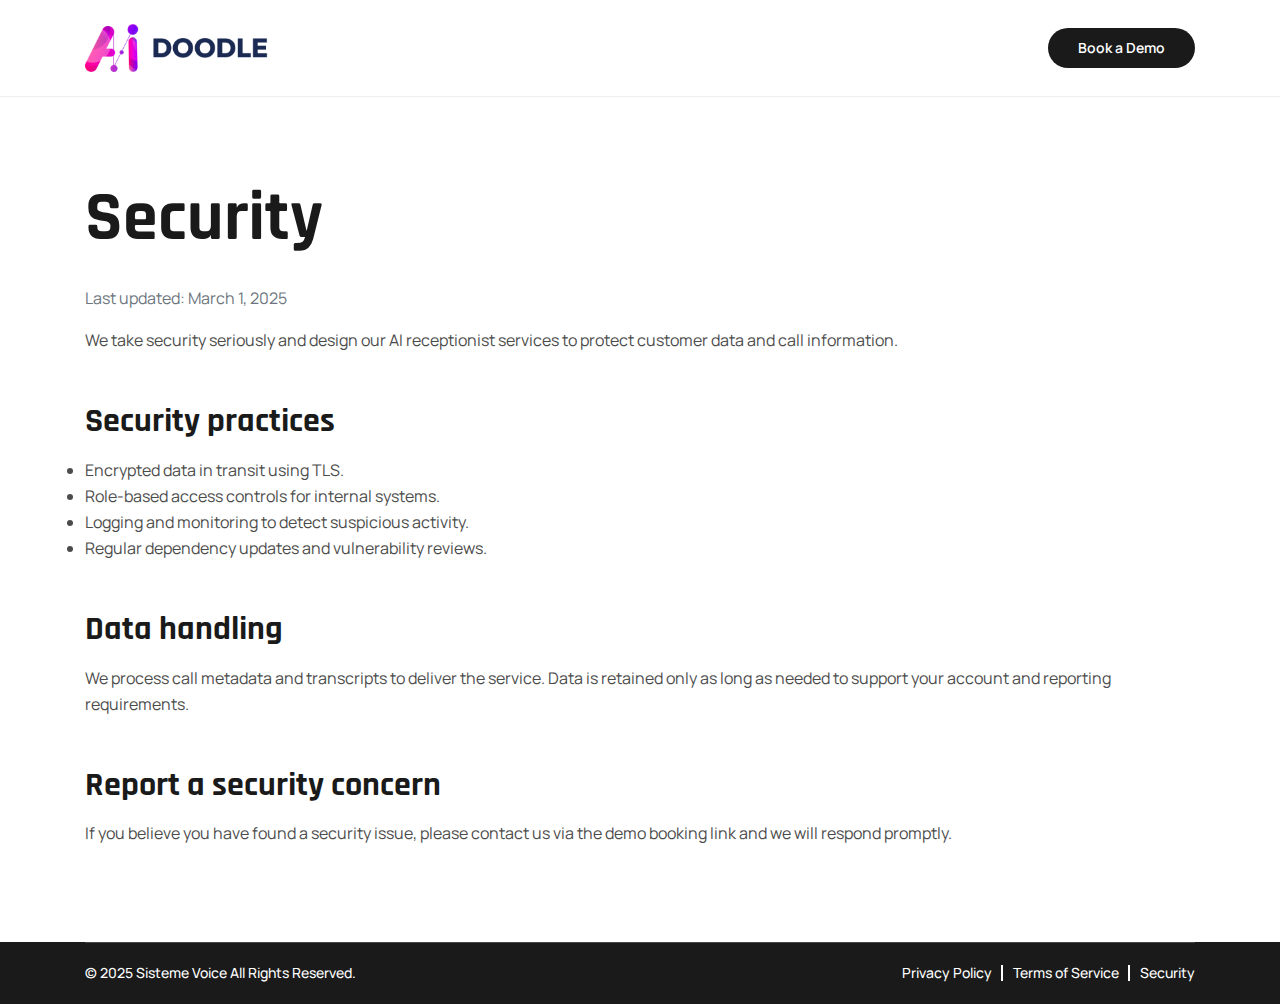
<file: security.html>
<!DOCTYPE html>
<html>
  <head>
    <meta charset="utf-8" />
    <title>Security | Sisteme Voice</title>
    <meta name="viewport" content="width=device-width, initial-scale=1.0" />
    <meta
      name="description"
      content="Security practices for Sisteme Voice and our AI receptionist services."
    />
    <link rel="icon" type="image/x-icon" href="/favicon.ico" />
    <link rel="apple-touch-icon" sizes="180x180" href="/icon.png" />
    <link rel="stylesheet" href="static/css/bootstrap.min.css" />
    <link rel="stylesheet" href="static/css/main.css" />
  </head>
  <body>
    <header style="background: #ffffff; border-bottom: 1px solid #eee;">
      <div class="container py-4 d-flex align-items-center justify-content-between">
        <a href="/" class="d-inline-flex align-items-center">
          <img
            src="/static/images/logo/logo.png"
            alt="Sisteme Voice Logo"
            height="48"
          />
        </a>
        <a
          href="https://cal.com/aivox-agency/15min?overlayCalendar=true"
          class="header-action-btn"
        >
          Book a Demo
        </a>
      </div>
    </header>

    <main class="pt-80 pb-80">
      <div class="container">
        <h1 class="mb-4">Security</h1>
        <p class="text-muted">Last updated: March 1, 2025</p>
        <p>
          We take security seriously and design our AI receptionist services to
          protect customer data and call information.
        </p>

        <h3 class="mt-5">Security practices</h3>
        <ul>
          <li>Encrypted data in transit using TLS.</li>
          <li>Role-based access controls for internal systems.</li>
          <li>Logging and monitoring to detect suspicious activity.</li>
          <li>Regular dependency updates and vulnerability reviews.</li>
        </ul>

        <h3 class="mt-5">Data handling</h3>
        <p>
          We process call metadata and transcripts to deliver the service. Data
          is retained only as long as needed to support your account and
          reporting requirements.
        </p>

        <h3 class="mt-5">Report a security concern</h3>
        <p>
          If you believe you have found a security issue, please contact us via
          the demo booking link and we will respond promptly.
        </p>
      </div>
    </main>

    <footer class="footer-area" style="background-color: #1a1a1a;">
      <div class="container">
        <div class="footer-bottom tp_fade_bottom_footer">
          <div class="row align-items-center">
            <div class="col-md-6">
              <div
                class="footer-bottom-copyright d-flex justify-content-center justify-content-md-start"
              >
                <p>&copy; 2025 Sisteme Voice All Rights Reserved.</p>
              </div>
            </div>
            <div class="col-md-6">
              <div
                class="footer-bottom-menu d-flex justify-content-center justify-content-md-end"
              >
                <ul>
                  <li><a href="/privacy.html">Privacy Policy</a></li>
                  <li><a href="/terms.html">Terms of Service</a></li>
                  <li><a href="/security.html">Security</a></li>
                </ul>
              </div>
            </div>
          </div>
        </div>
      </div>
    </footer>
  </body>
</html>
</file>
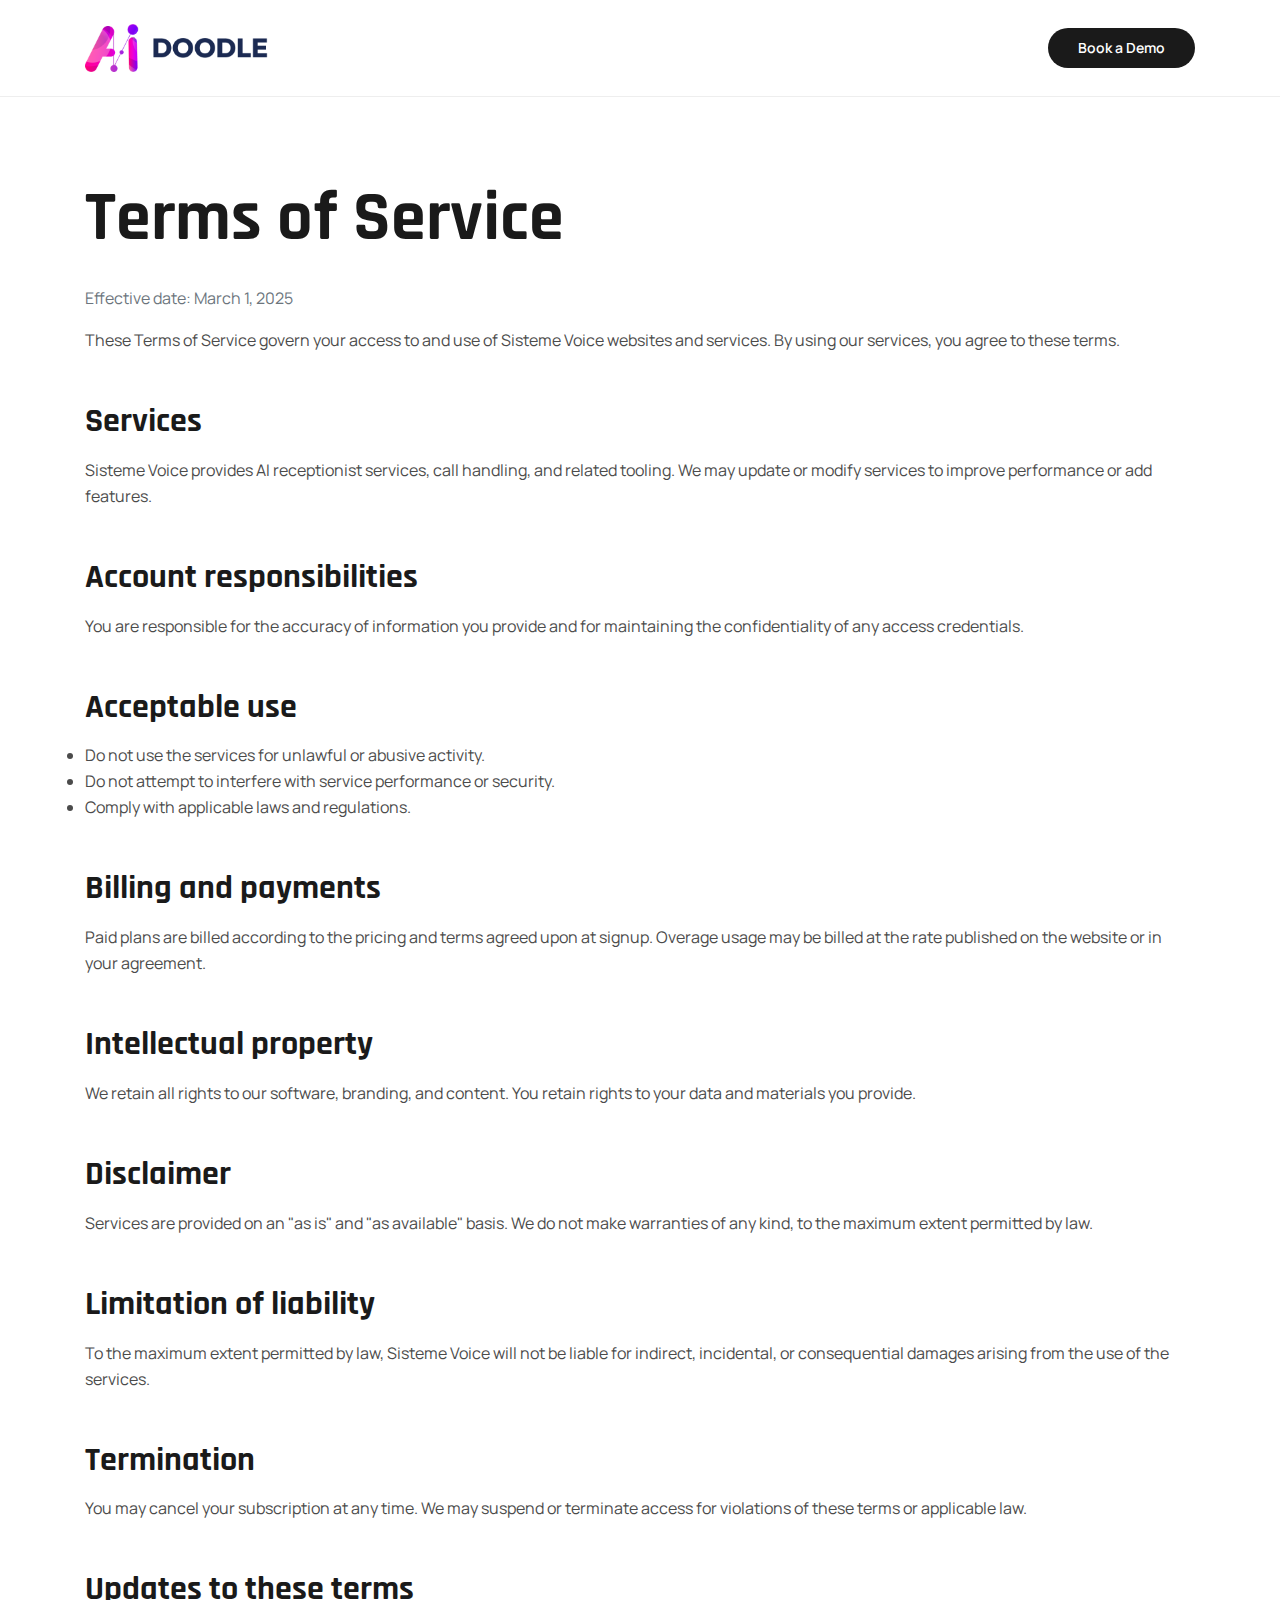
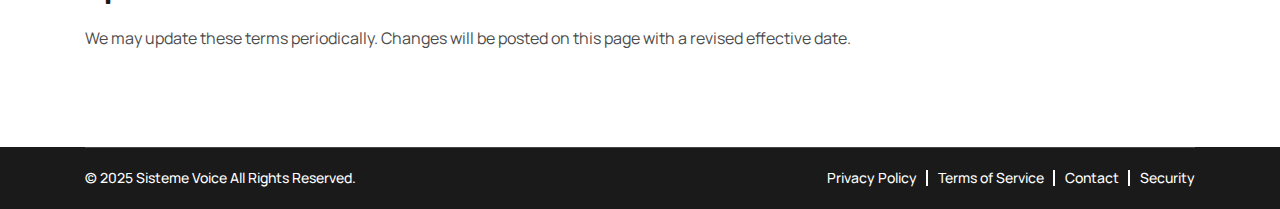
<file: terms.html>
<!DOCTYPE html>
<html>
  <head>
    <meta charset="utf-8" />
    <title>Terms of Service | Sisteme Voice</title>
    <meta name="viewport" content="width=device-width, initial-scale=1.0" />
    <meta
      name="description"
      content="Terms of Service for Sisteme Voice and our AI receptionist services."
    />
    <link rel="icon" type="image/x-icon" href="/favicon.ico" />
    <link rel="apple-touch-icon" sizes="180x180" href="/icon.png" />
    <link rel="stylesheet" href="static/css/bootstrap.min.css" />
    <link rel="stylesheet" href="static/css/main.css" />
  </head>
  <body>
    <header style="background: #ffffff; border-bottom: 1px solid #eee;">
      <div class="container py-4 d-flex align-items-center justify-content-between">
        <a href="/" class="d-inline-flex align-items-center">
          <img
            src="/static/images/logo/logo.png"
            alt="Sisteme Voice Logo"
            height="48"
          />
        </a>
        <a
          href="https://cal.com/aivox-agency/15min?overlayCalendar=true"
          class="header-action-btn"
        >
          Book a Demo
        </a>
      </div>
    </header>

    <main class="pt-80 pb-80">
      <div class="container">
        <h1 class="mb-4">Terms of Service</h1>
        <p class="text-muted">Effective date: March 1, 2025</p>
        <p>
          These Terms of Service govern your access to and use of Sisteme Voice
          websites and services. By using our services, you agree to these
          terms.
        </p>

        <h3 class="mt-5">Services</h3>
        <p>
          Sisteme Voice provides AI receptionist services, call handling, and
          related tooling. We may update or modify services to improve
          performance or add features.
        </p>

        <h3 class="mt-5">Account responsibilities</h3>
        <p>
          You are responsible for the accuracy of information you provide and
          for maintaining the confidentiality of any access credentials.
        </p>

        <h3 class="mt-5">Acceptable use</h3>
        <ul>
          <li>Do not use the services for unlawful or abusive activity.</li>
          <li>Do not attempt to interfere with service performance or security.</li>
          <li>Comply with applicable laws and regulations.</li>
        </ul>

        <h3 class="mt-5">Billing and payments</h3>
        <p>
          Paid plans are billed according to the pricing and terms agreed upon
          at signup. Overage usage may be billed at the rate published on the
          website or in your agreement.
        </p>

        <h3 class="mt-5">Intellectual property</h3>
        <p>
          We retain all rights to our software, branding, and content. You
          retain rights to your data and materials you provide.
        </p>

        <h3 class="mt-5">Disclaimer</h3>
        <p>
          Services are provided on an "as is" and "as available" basis. We do
          not make warranties of any kind, to the maximum extent permitted by
          law.
        </p>

        <h3 class="mt-5">Limitation of liability</h3>
        <p>
          To the maximum extent permitted by law, Sisteme Voice will not be
          liable for indirect, incidental, or consequential damages arising
          from the use of the services.
        </p>

        <h3 class="mt-5">Termination</h3>
        <p>
          You may cancel your subscription at any time. We may suspend or
          terminate access for violations of these terms or applicable law.
        </p>

        <h3 class="mt-5">Updates to these terms</h3>
        <p>
          We may update these terms periodically. Changes will be posted on this
          page with a revised effective date.
        </p>
      </div>
    </main>

    <footer class="footer-area" style="background-color: #1a1a1a;">
      <div class="container">
        <div class="footer-bottom tp_fade_bottom_footer">
          <div class="row align-items-center">
            <div class="col-md-6">
              <div
                class="footer-bottom-copyright d-flex justify-content-center justify-content-md-start"
              >
                <p>&copy; 2025 Sisteme Voice All Rights Reserved.</p>
              </div>
            </div>
            <div class="col-md-6">
              <div
                class="footer-bottom-menu d-flex justify-content-center justify-content-md-end"
              >
                <ul>
                  <li><a href="/privacy.html">Privacy Policy</a></li>
                  <li><a href="/terms.html">Terms of Service</a></li>
                  <li><a href="/contact.html">Contact</a></li>
                  <li><a href="/security.html">Security</a></li>
                </ul>
              </div>
            </div>
          </div>
        </div>
      </div>
    </footer>
  </body>
</html>
</file>
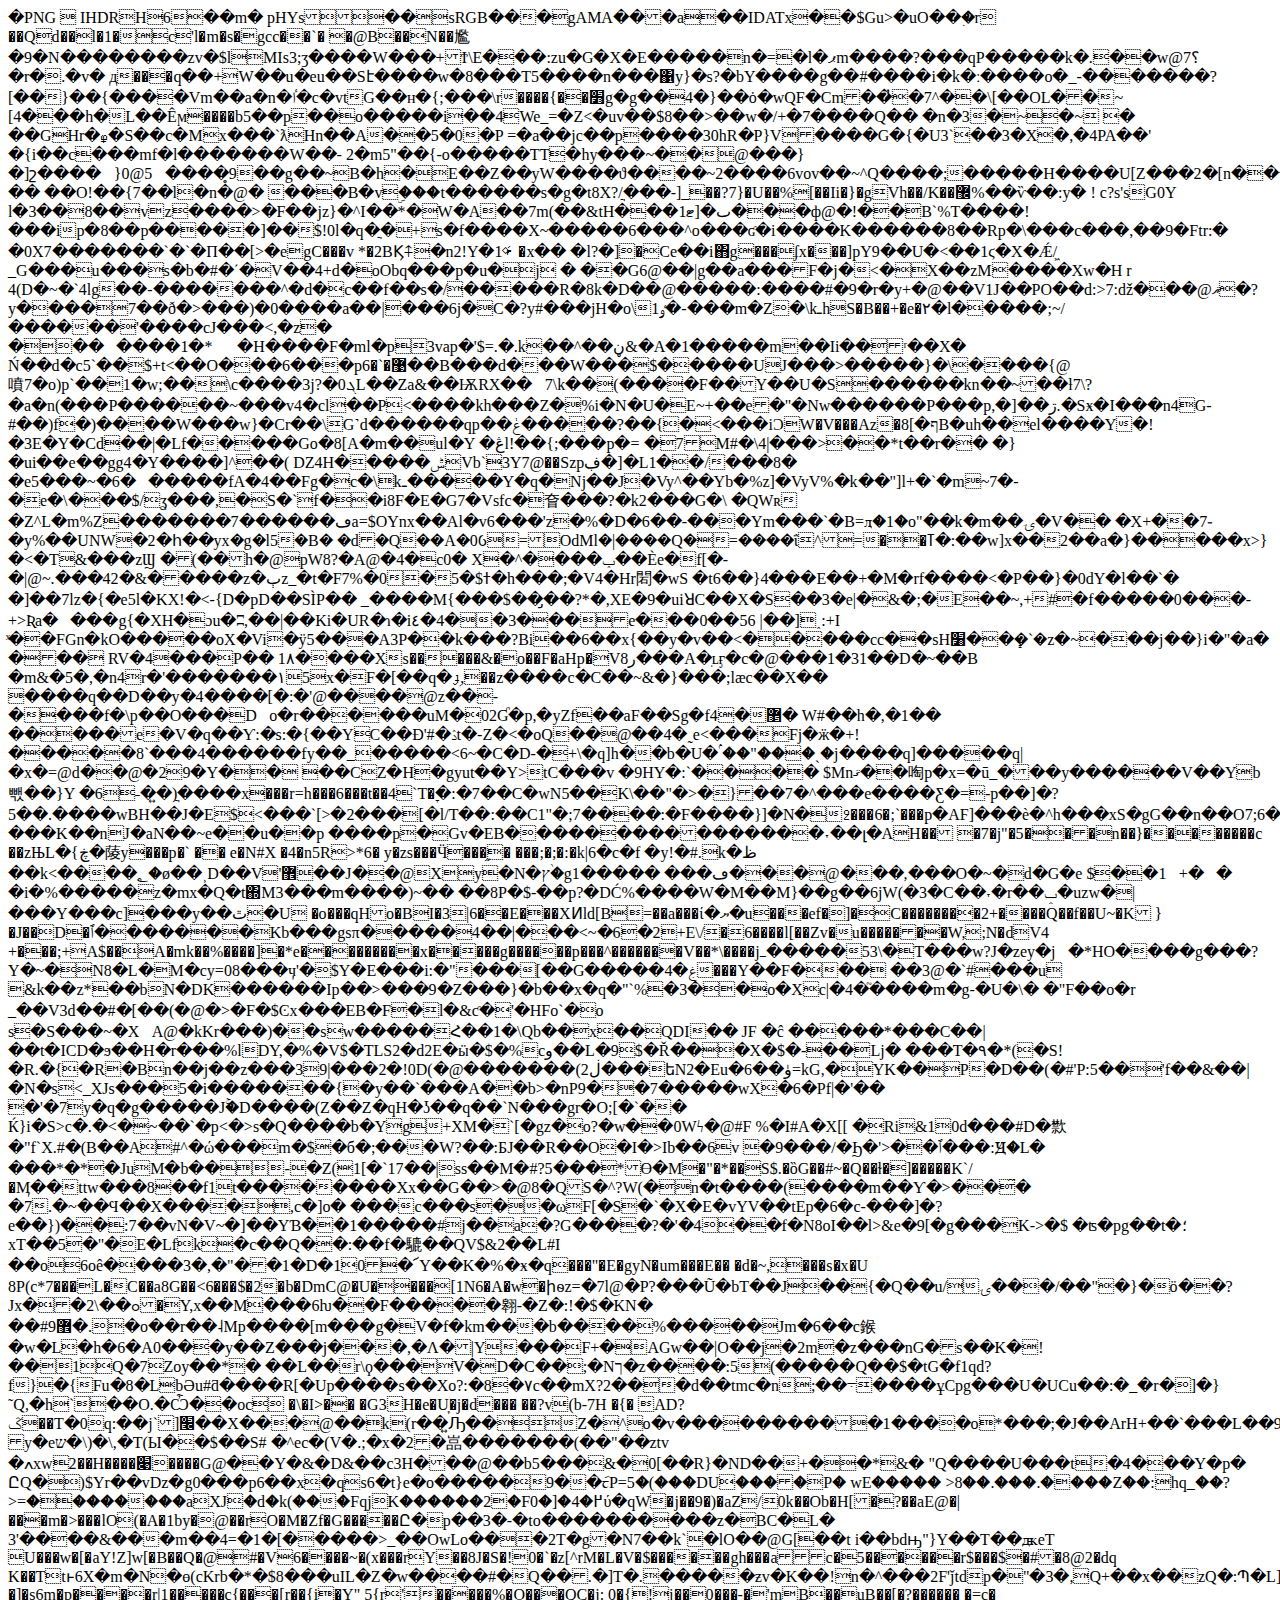
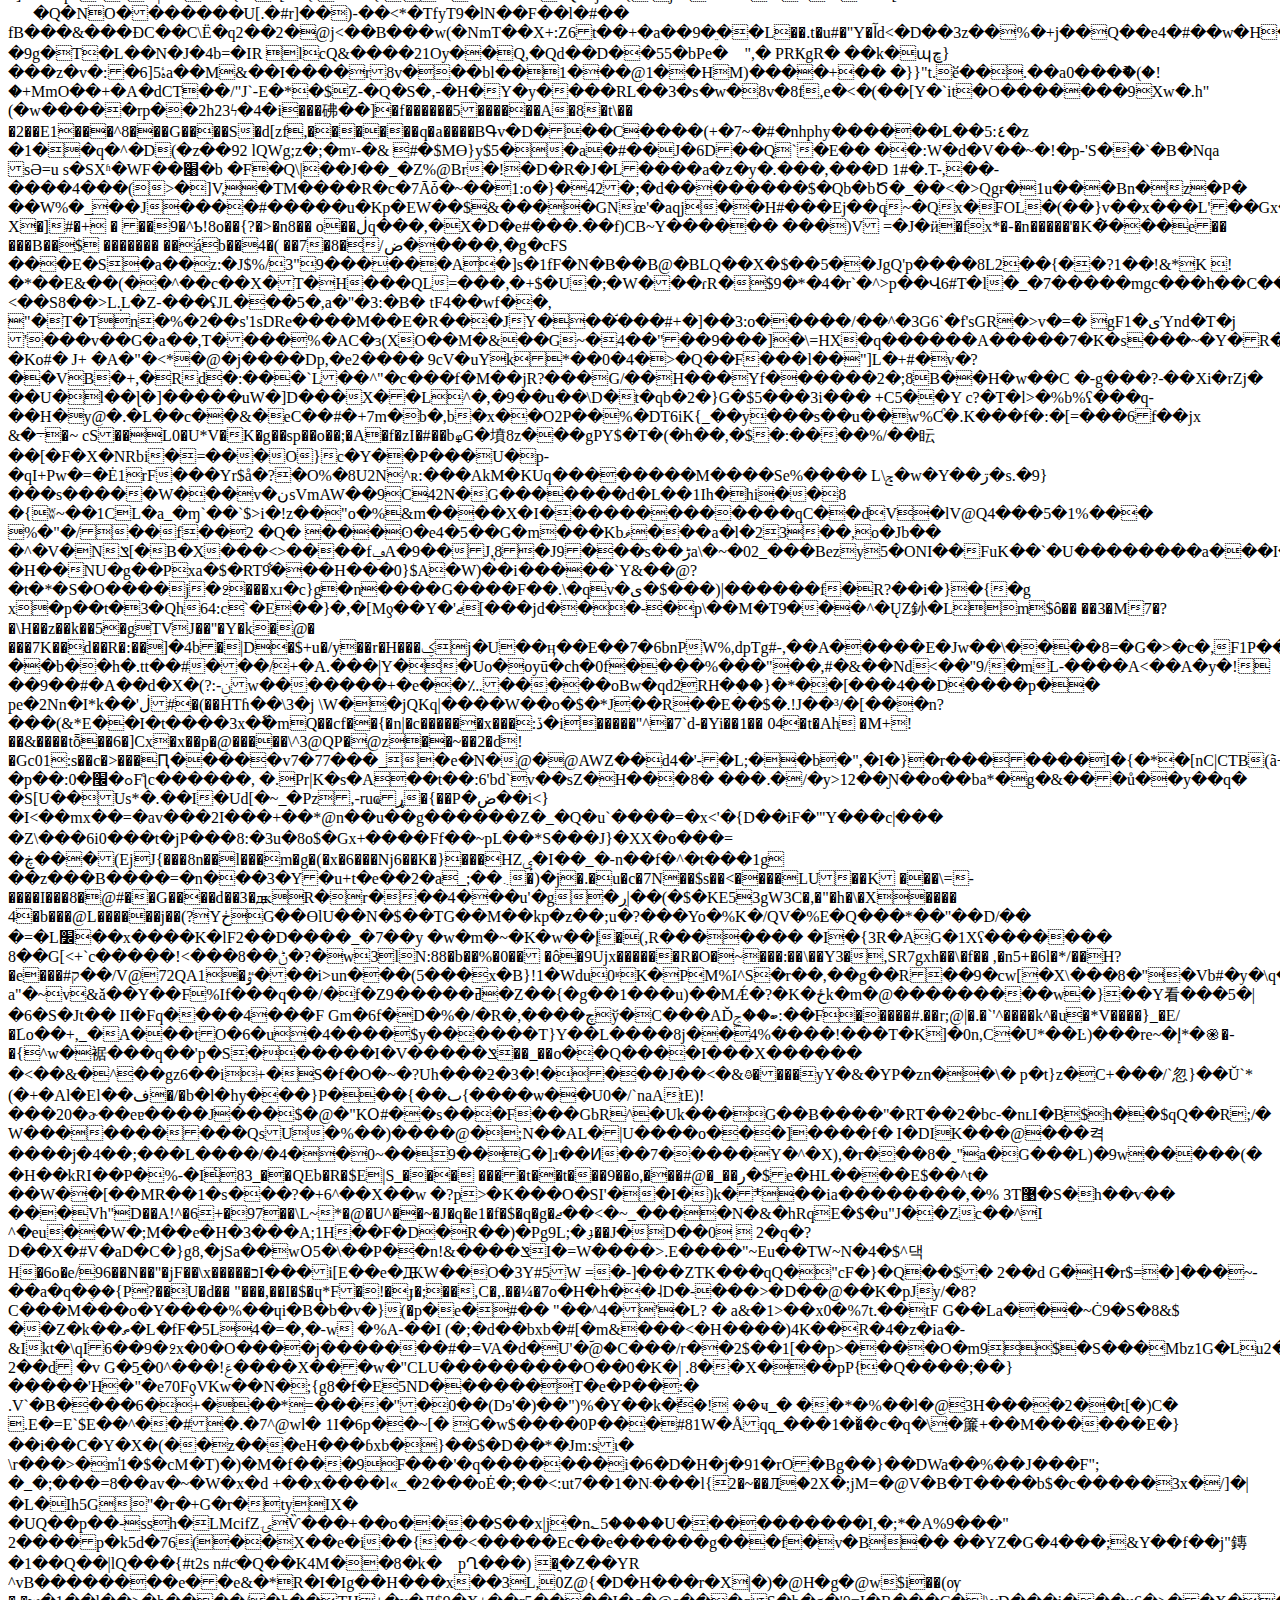
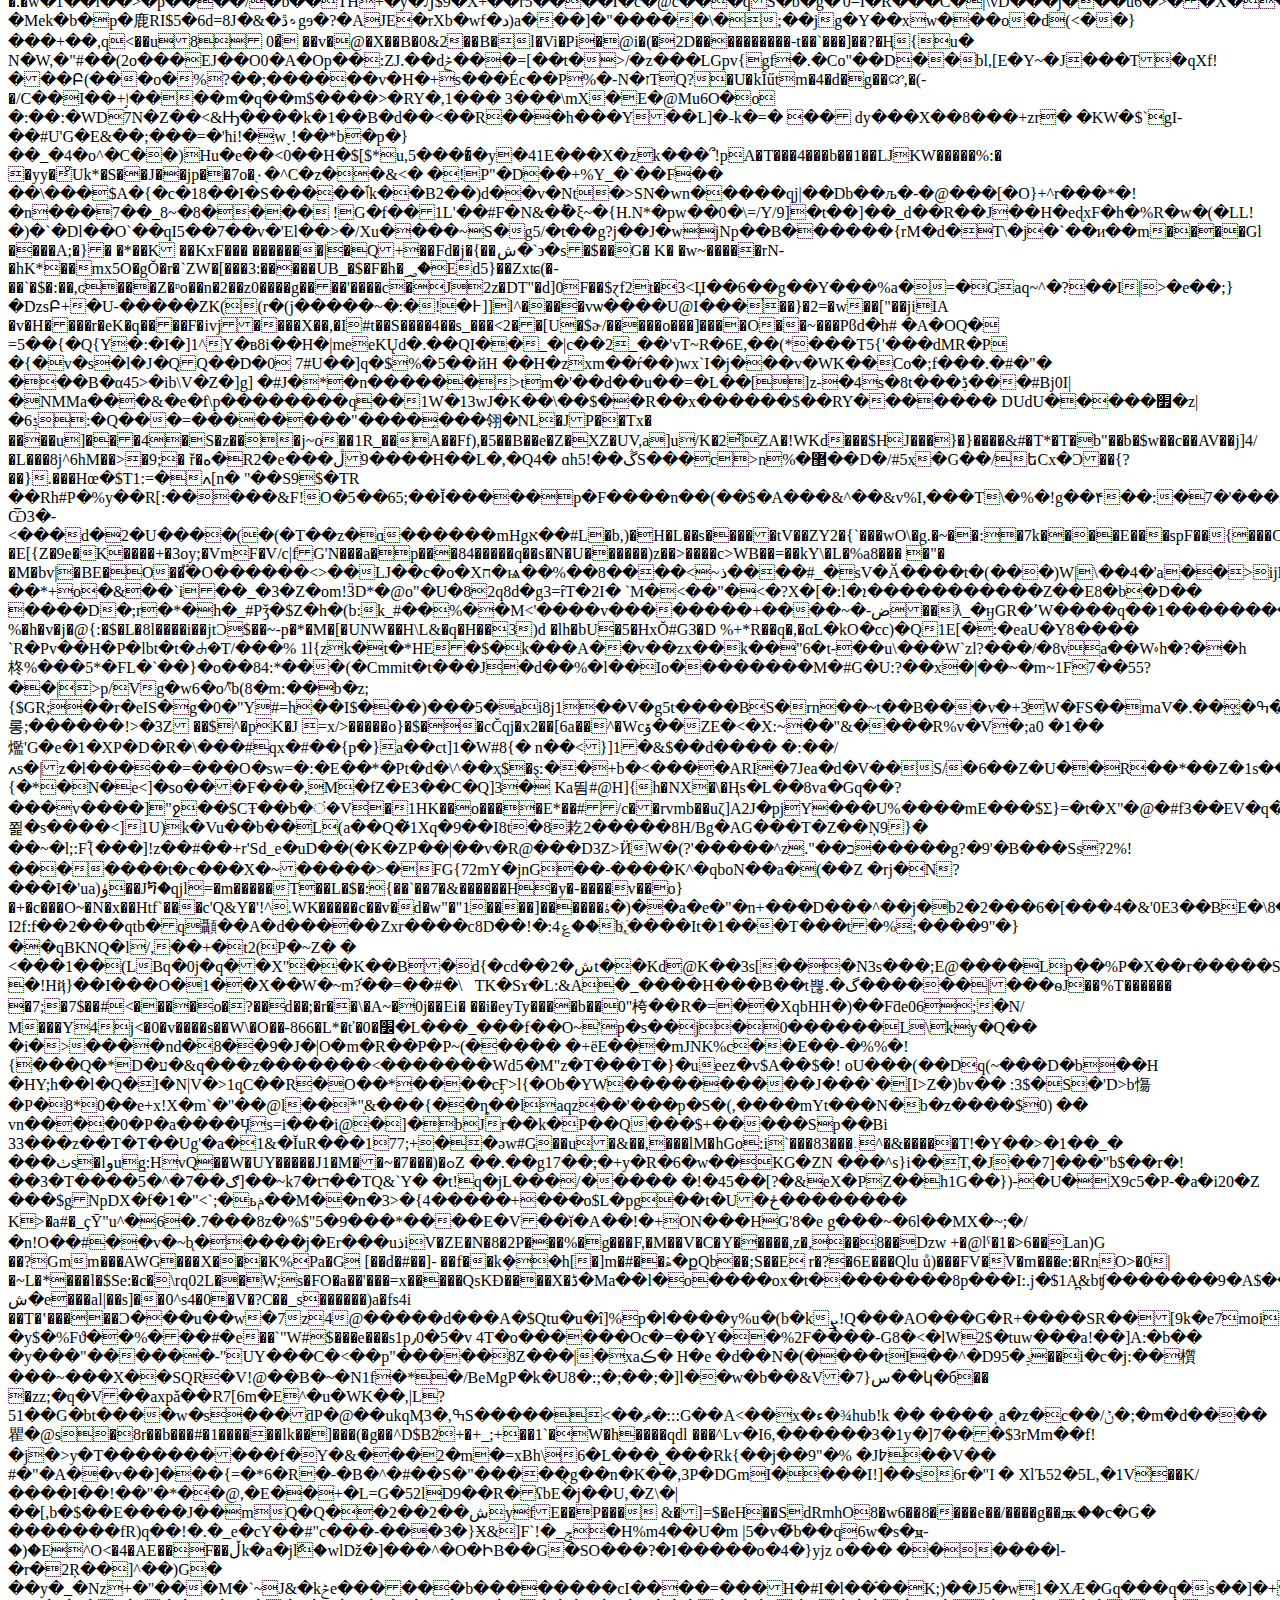
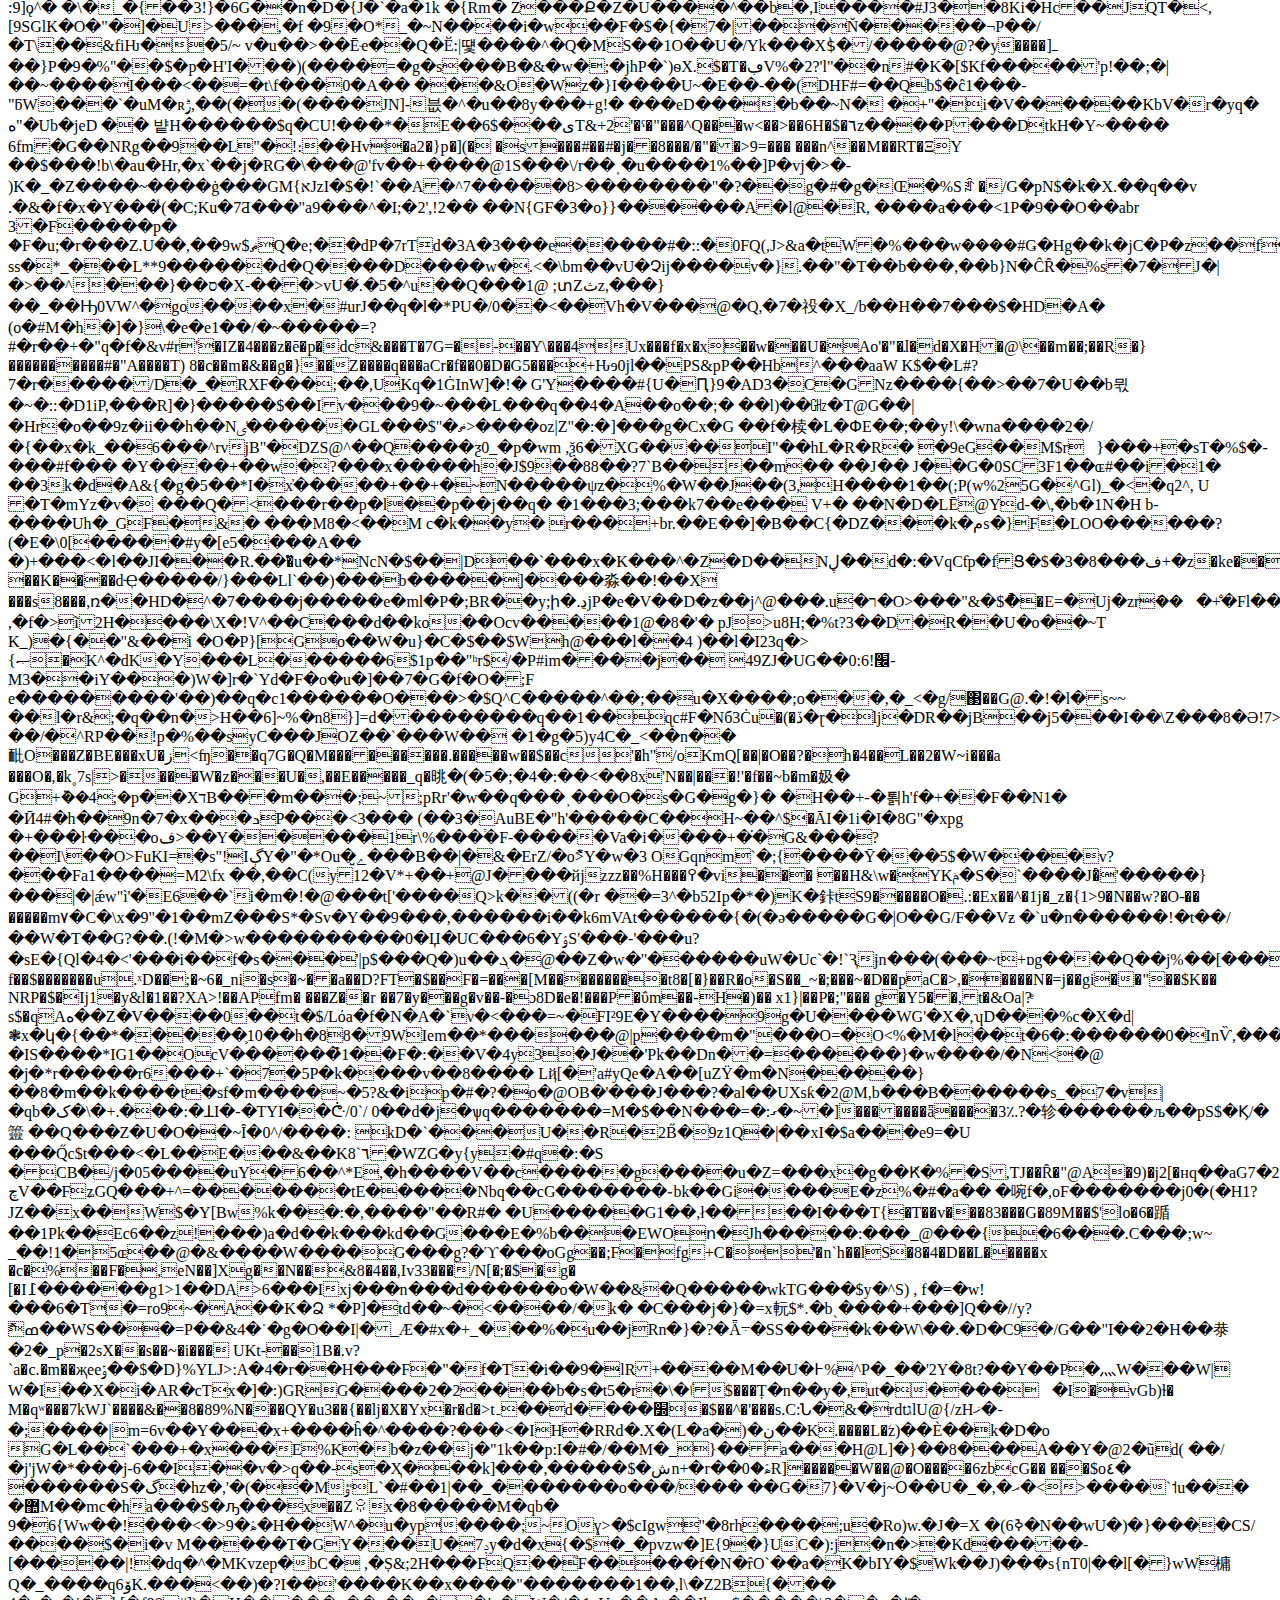
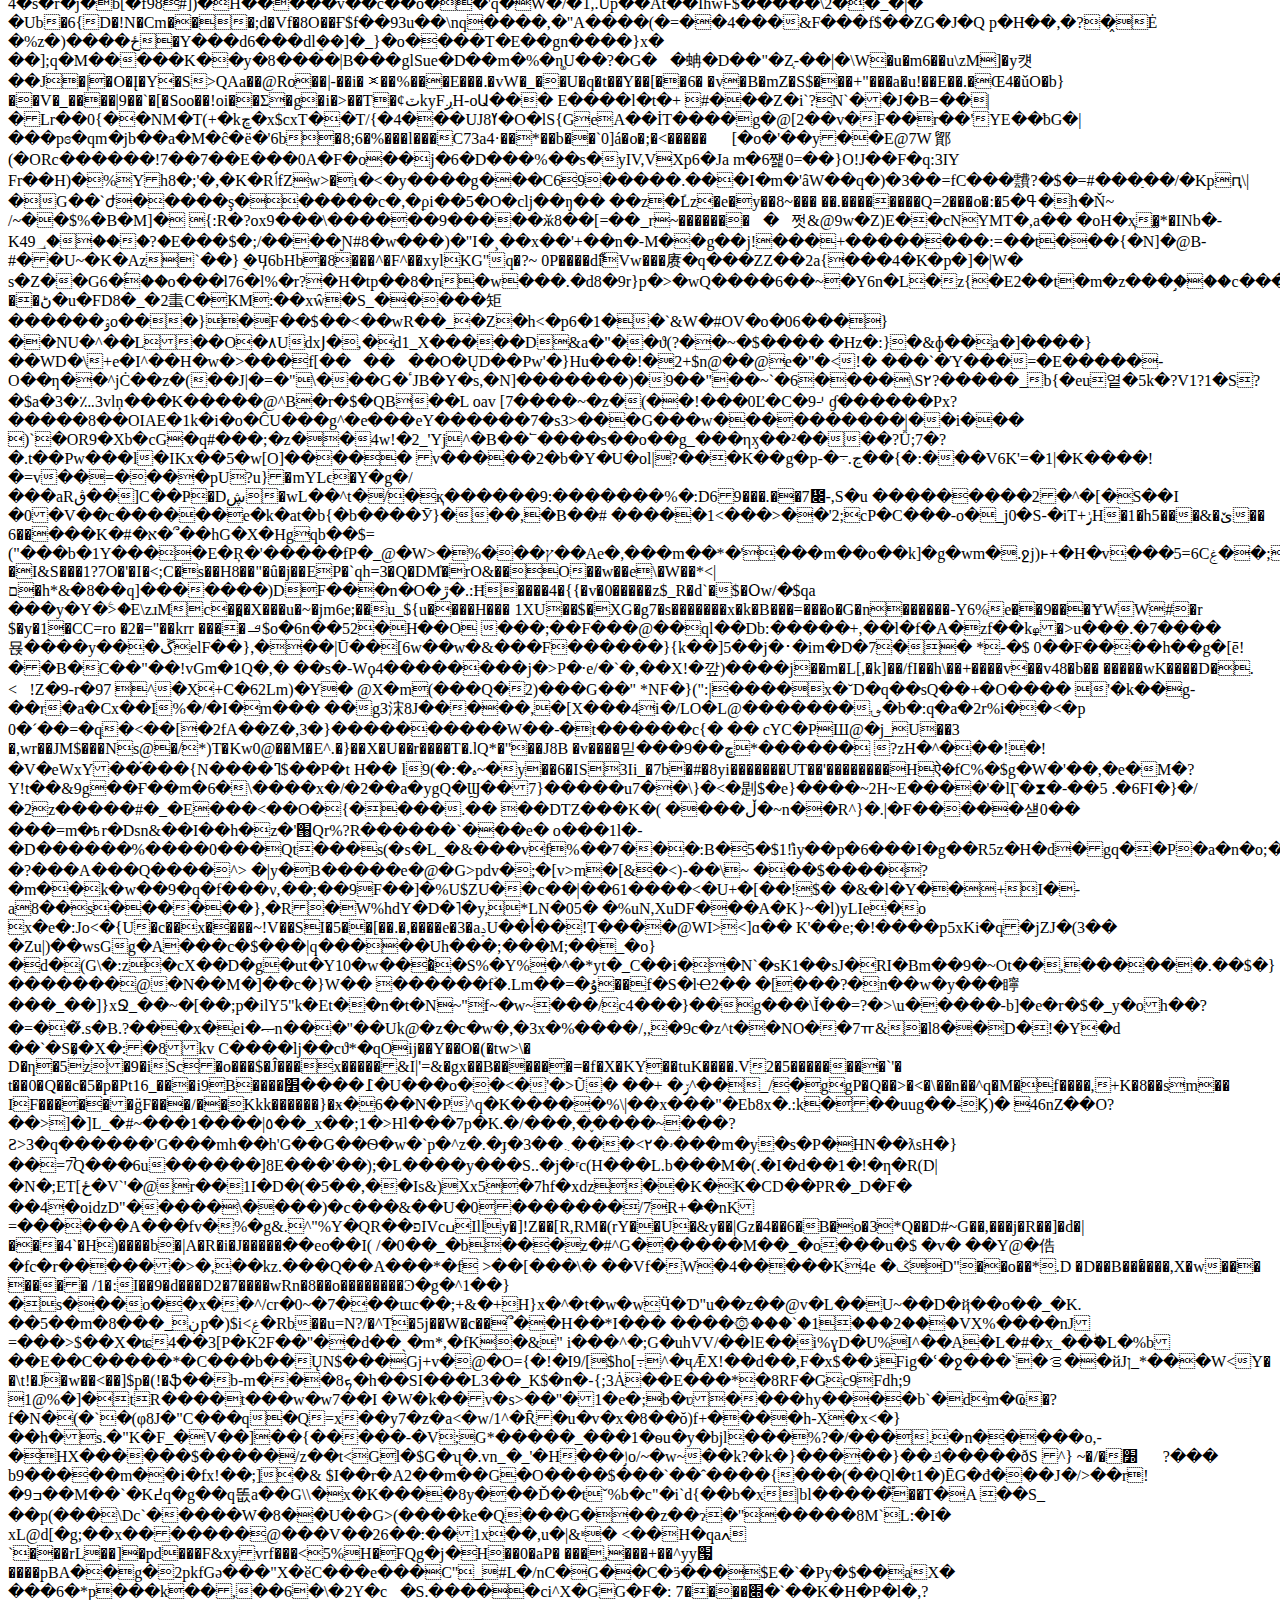
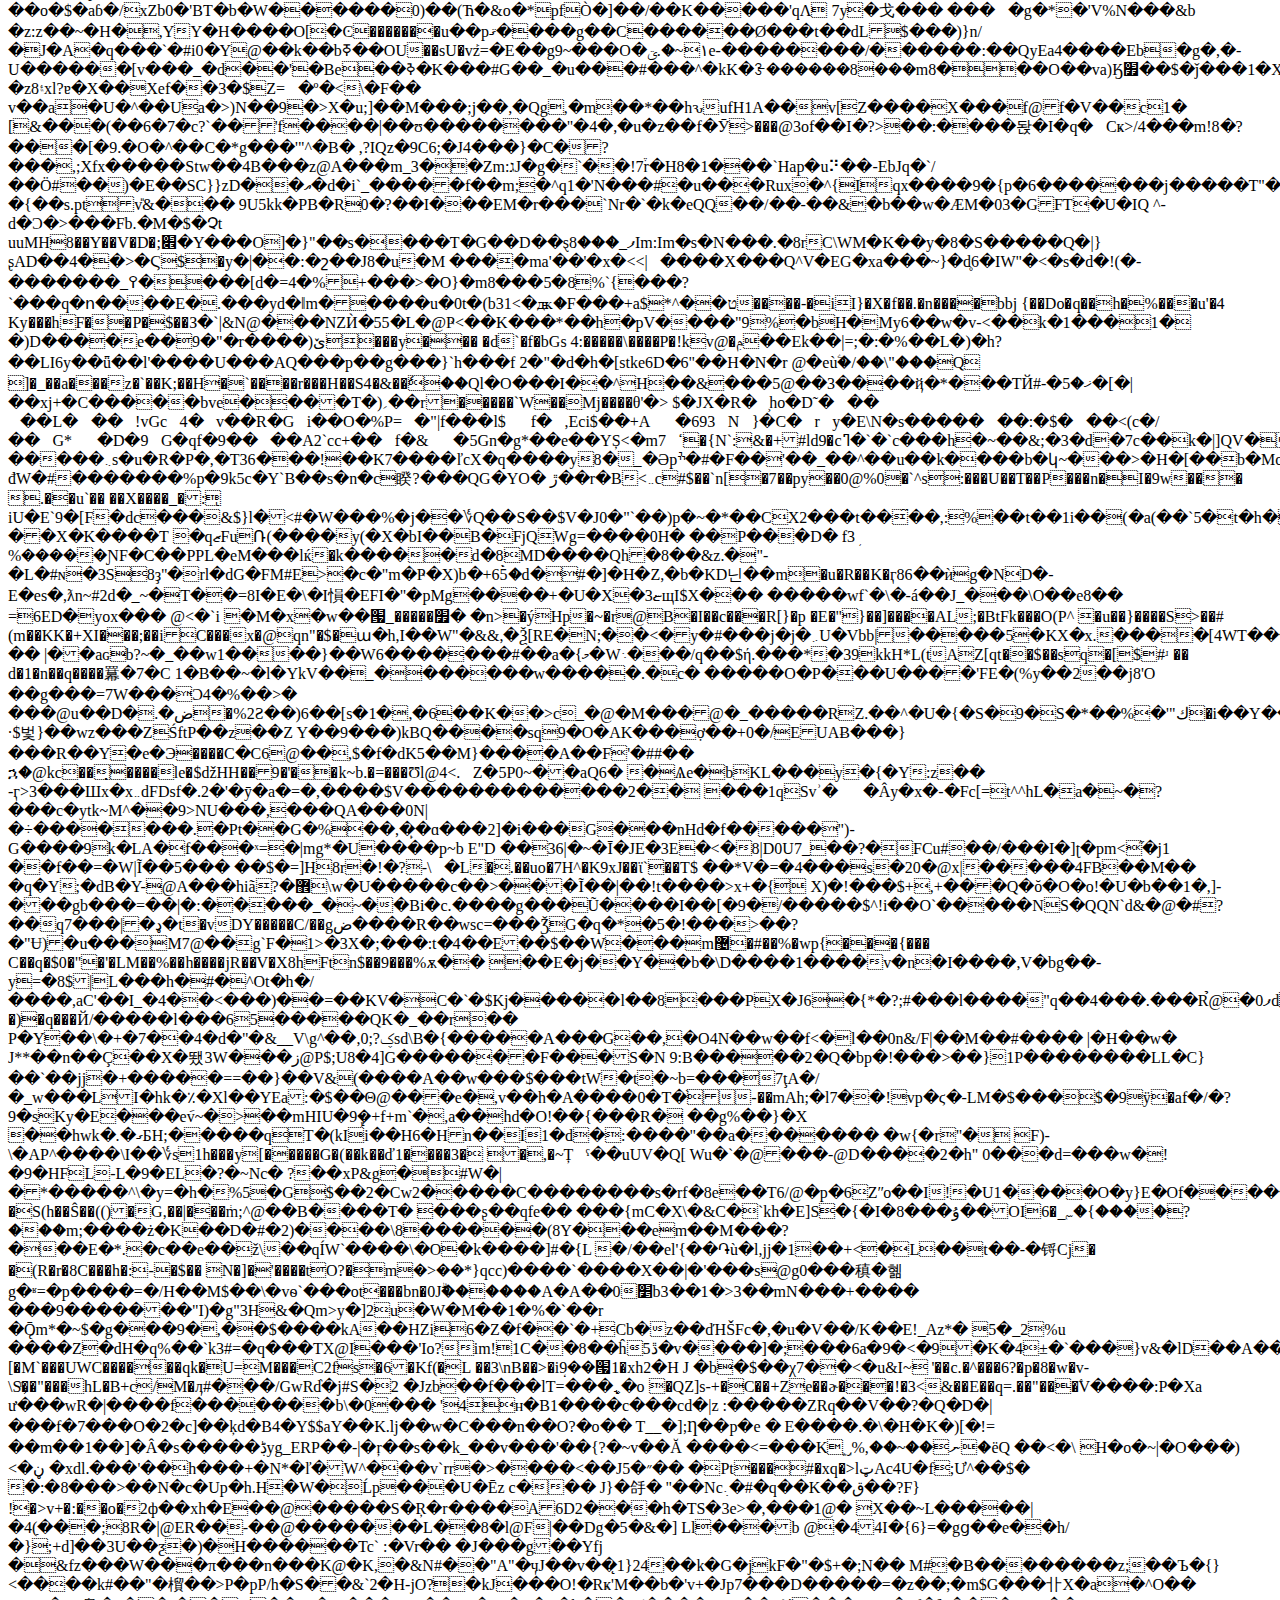
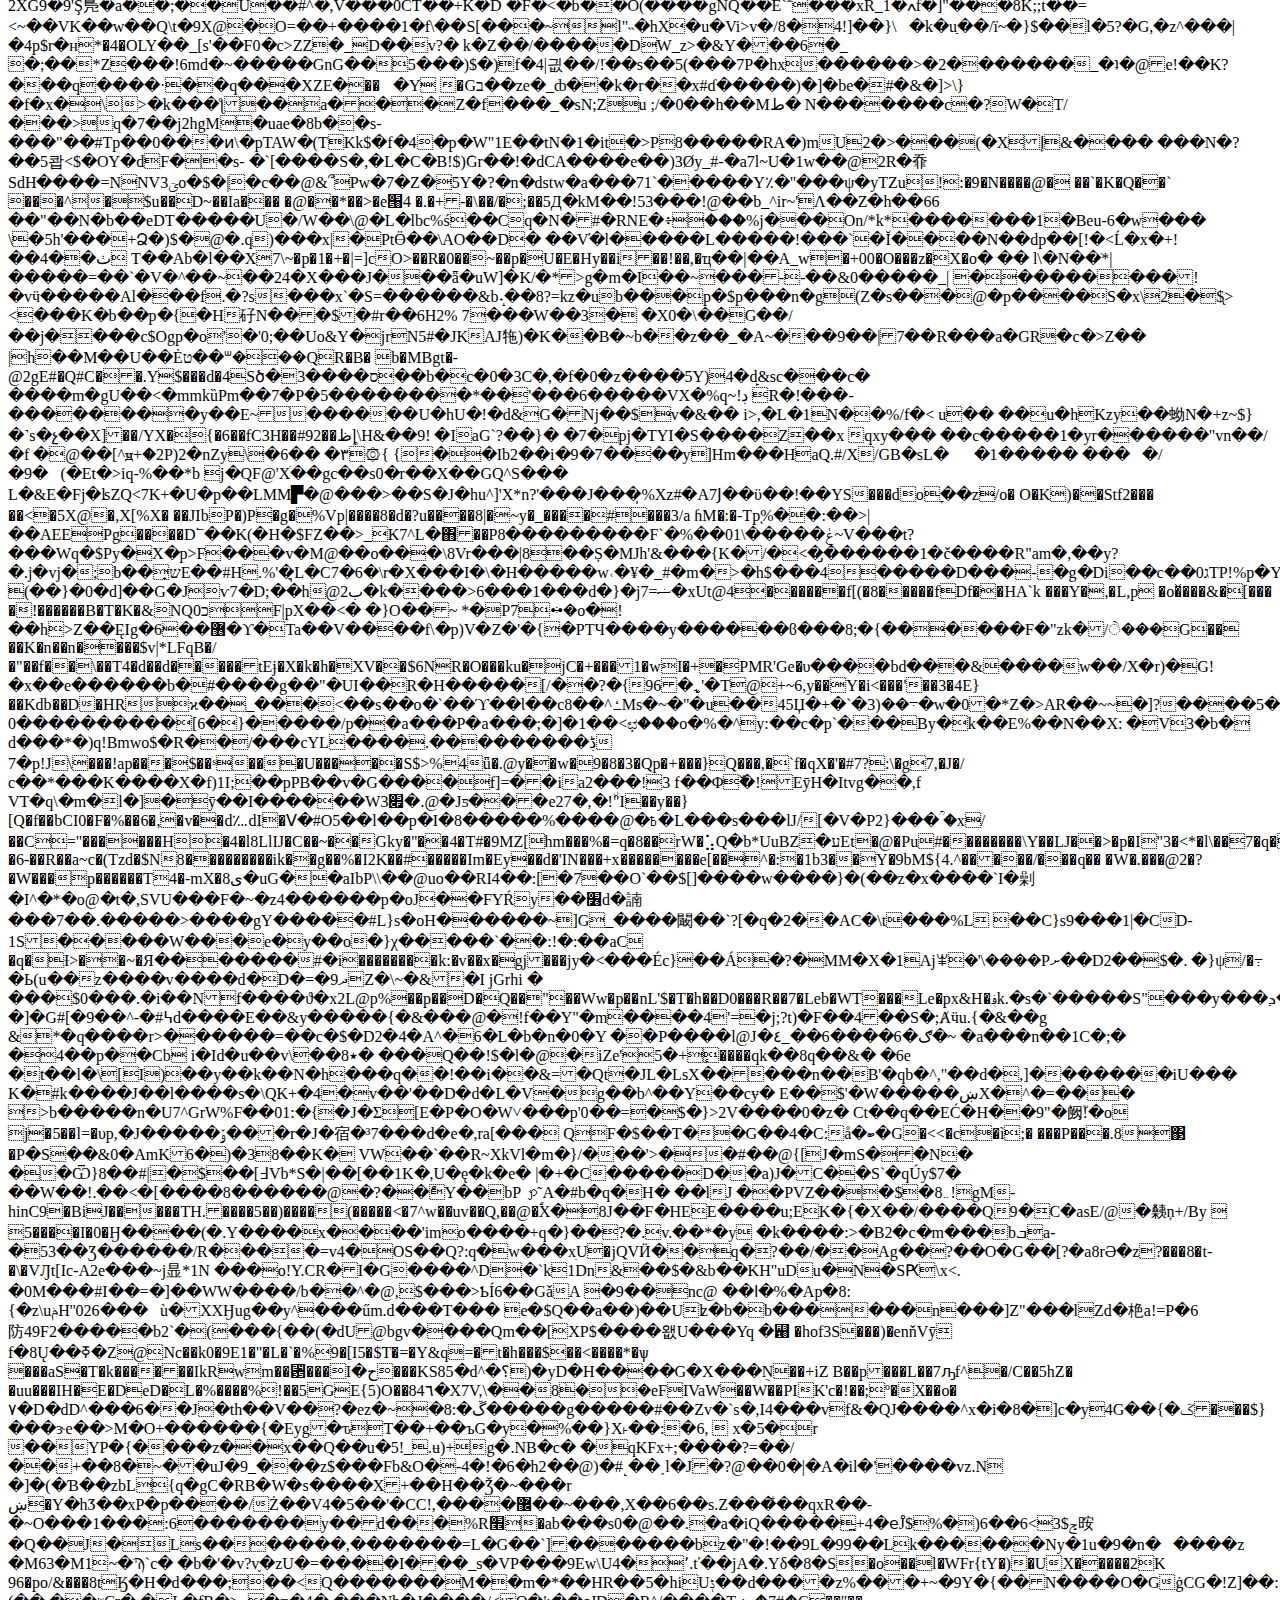
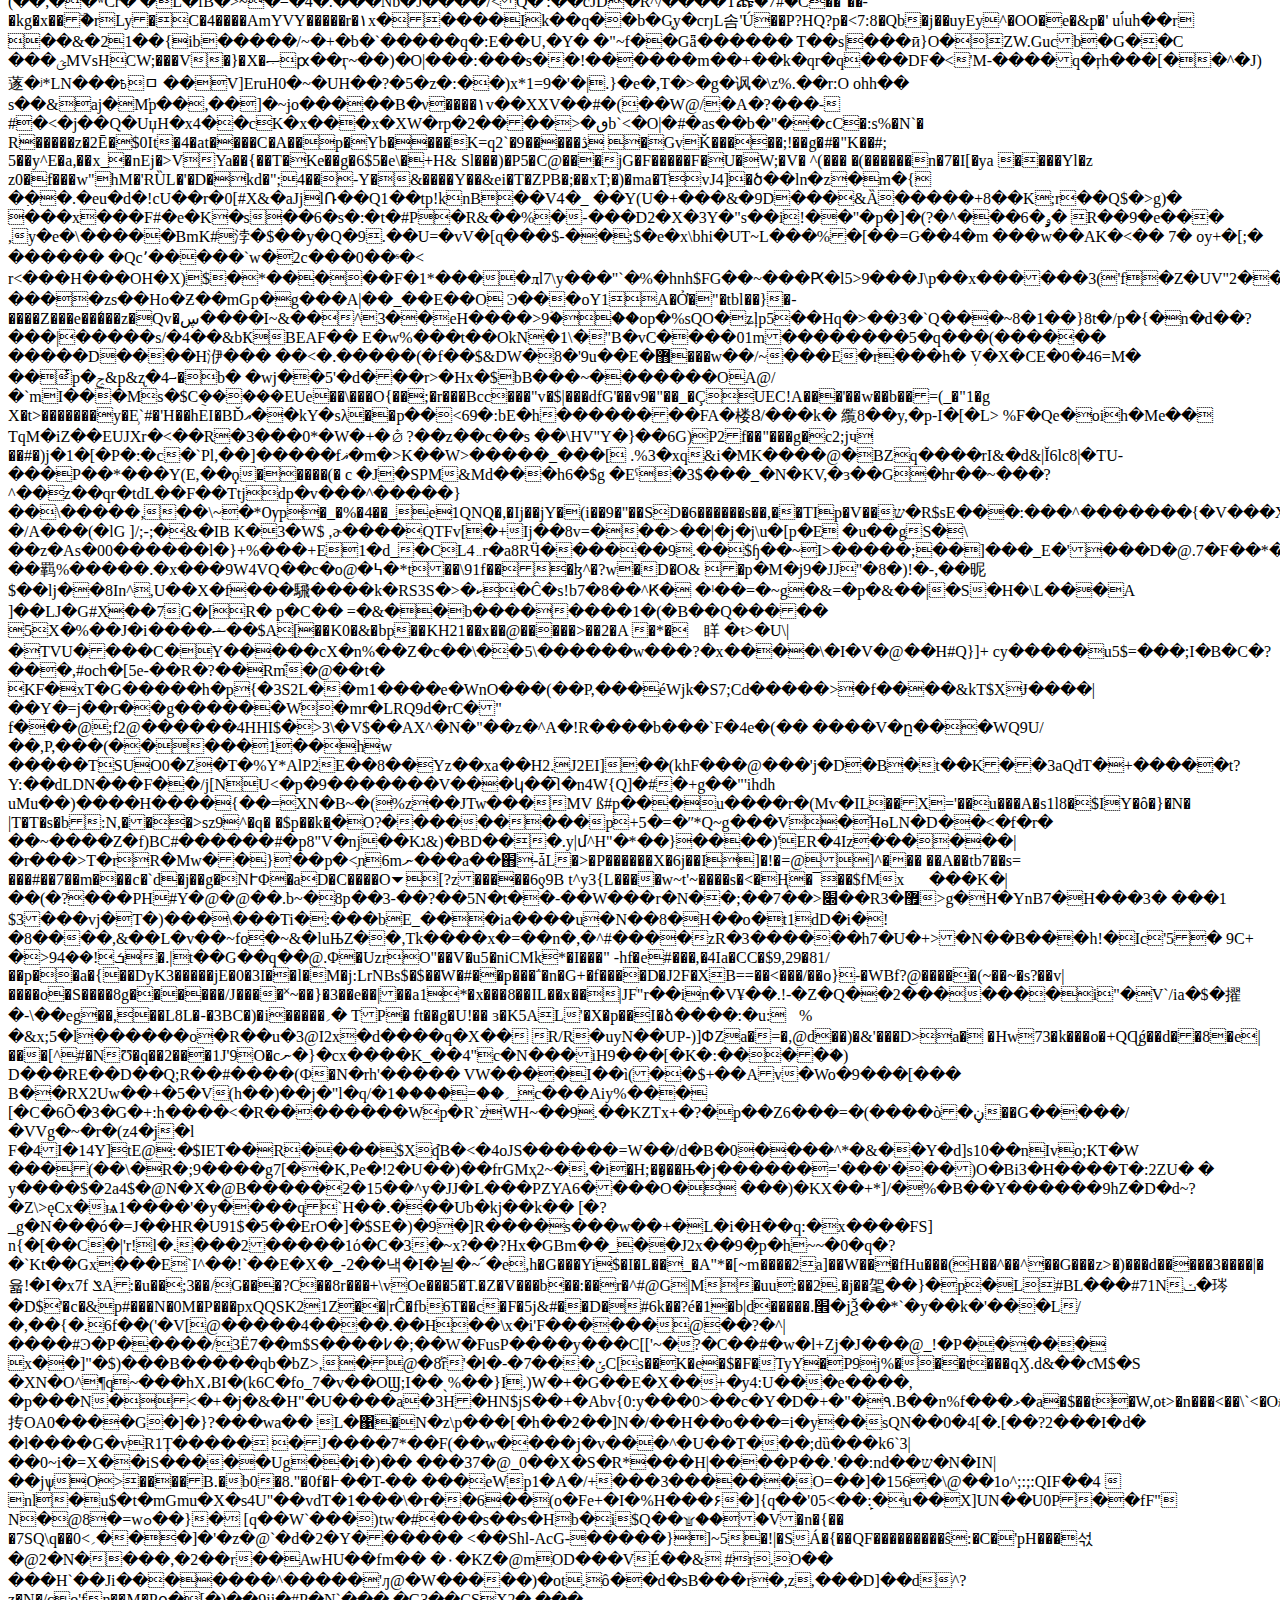
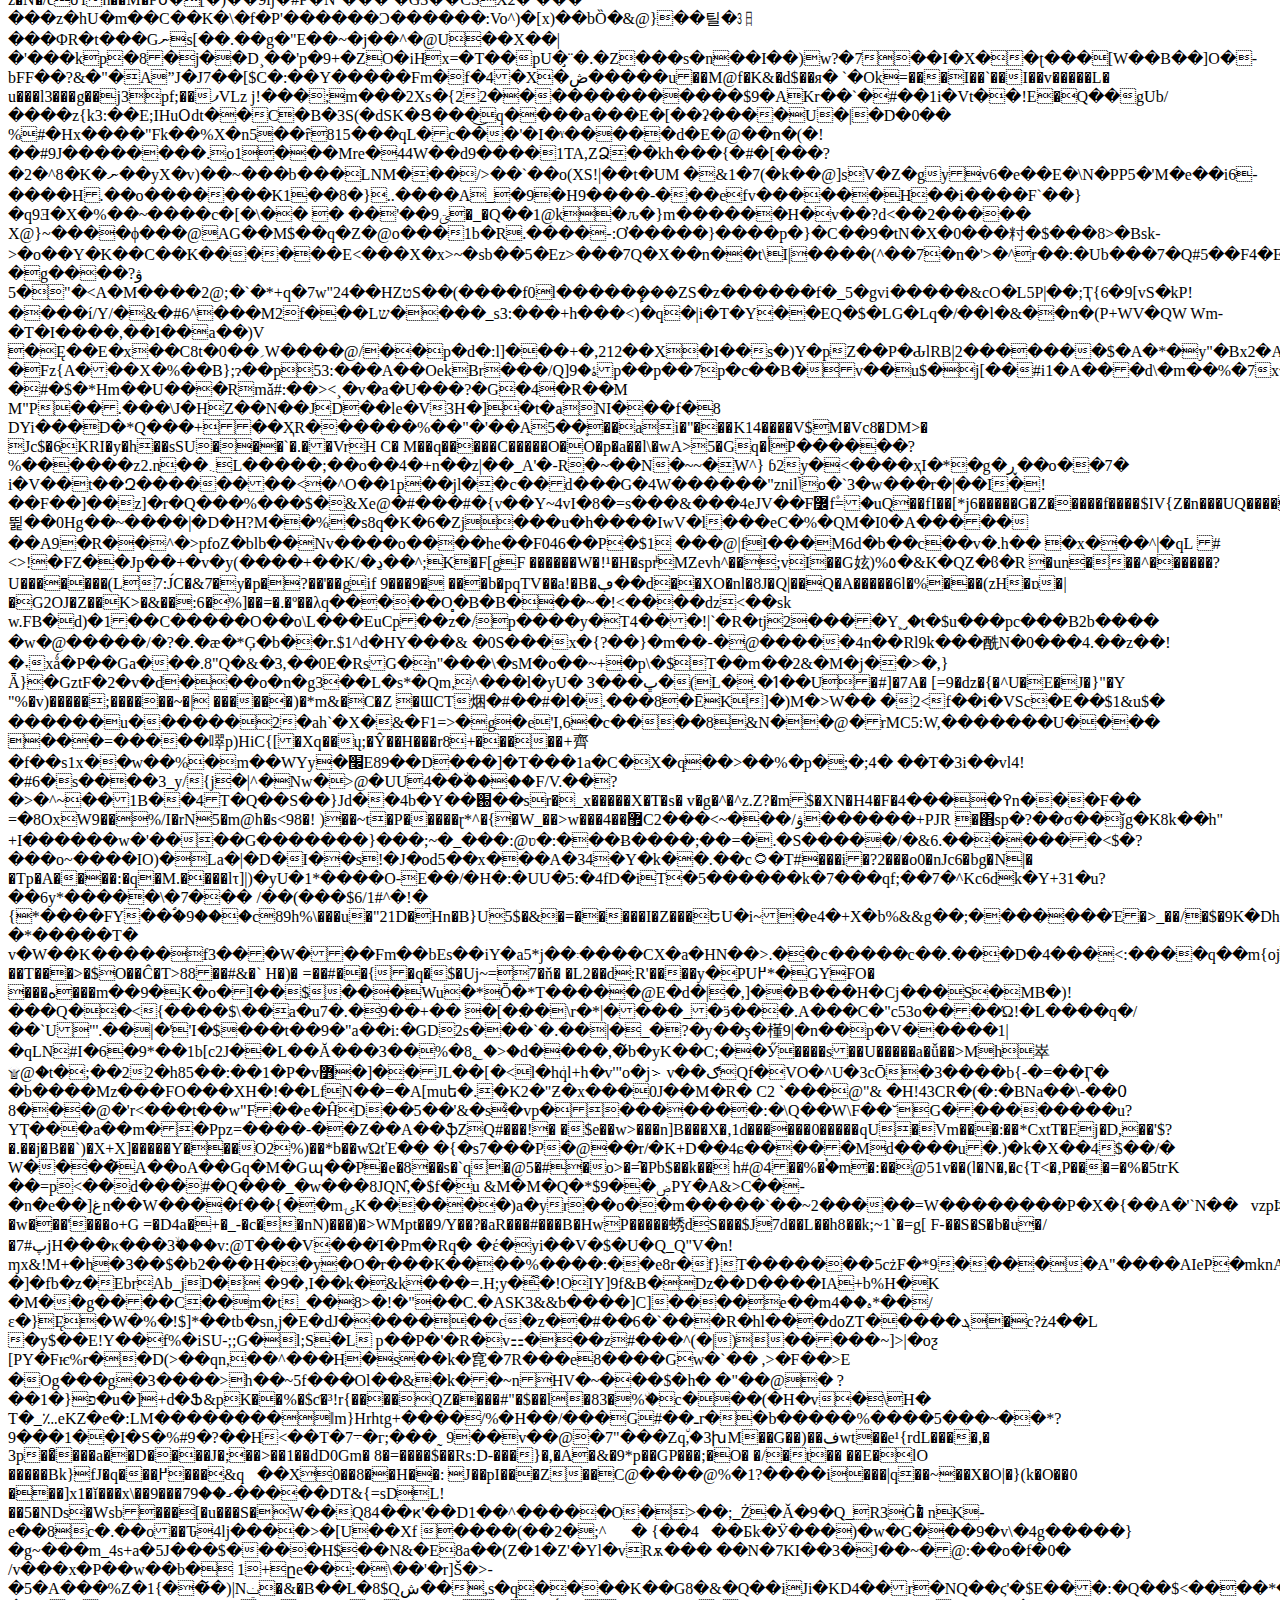
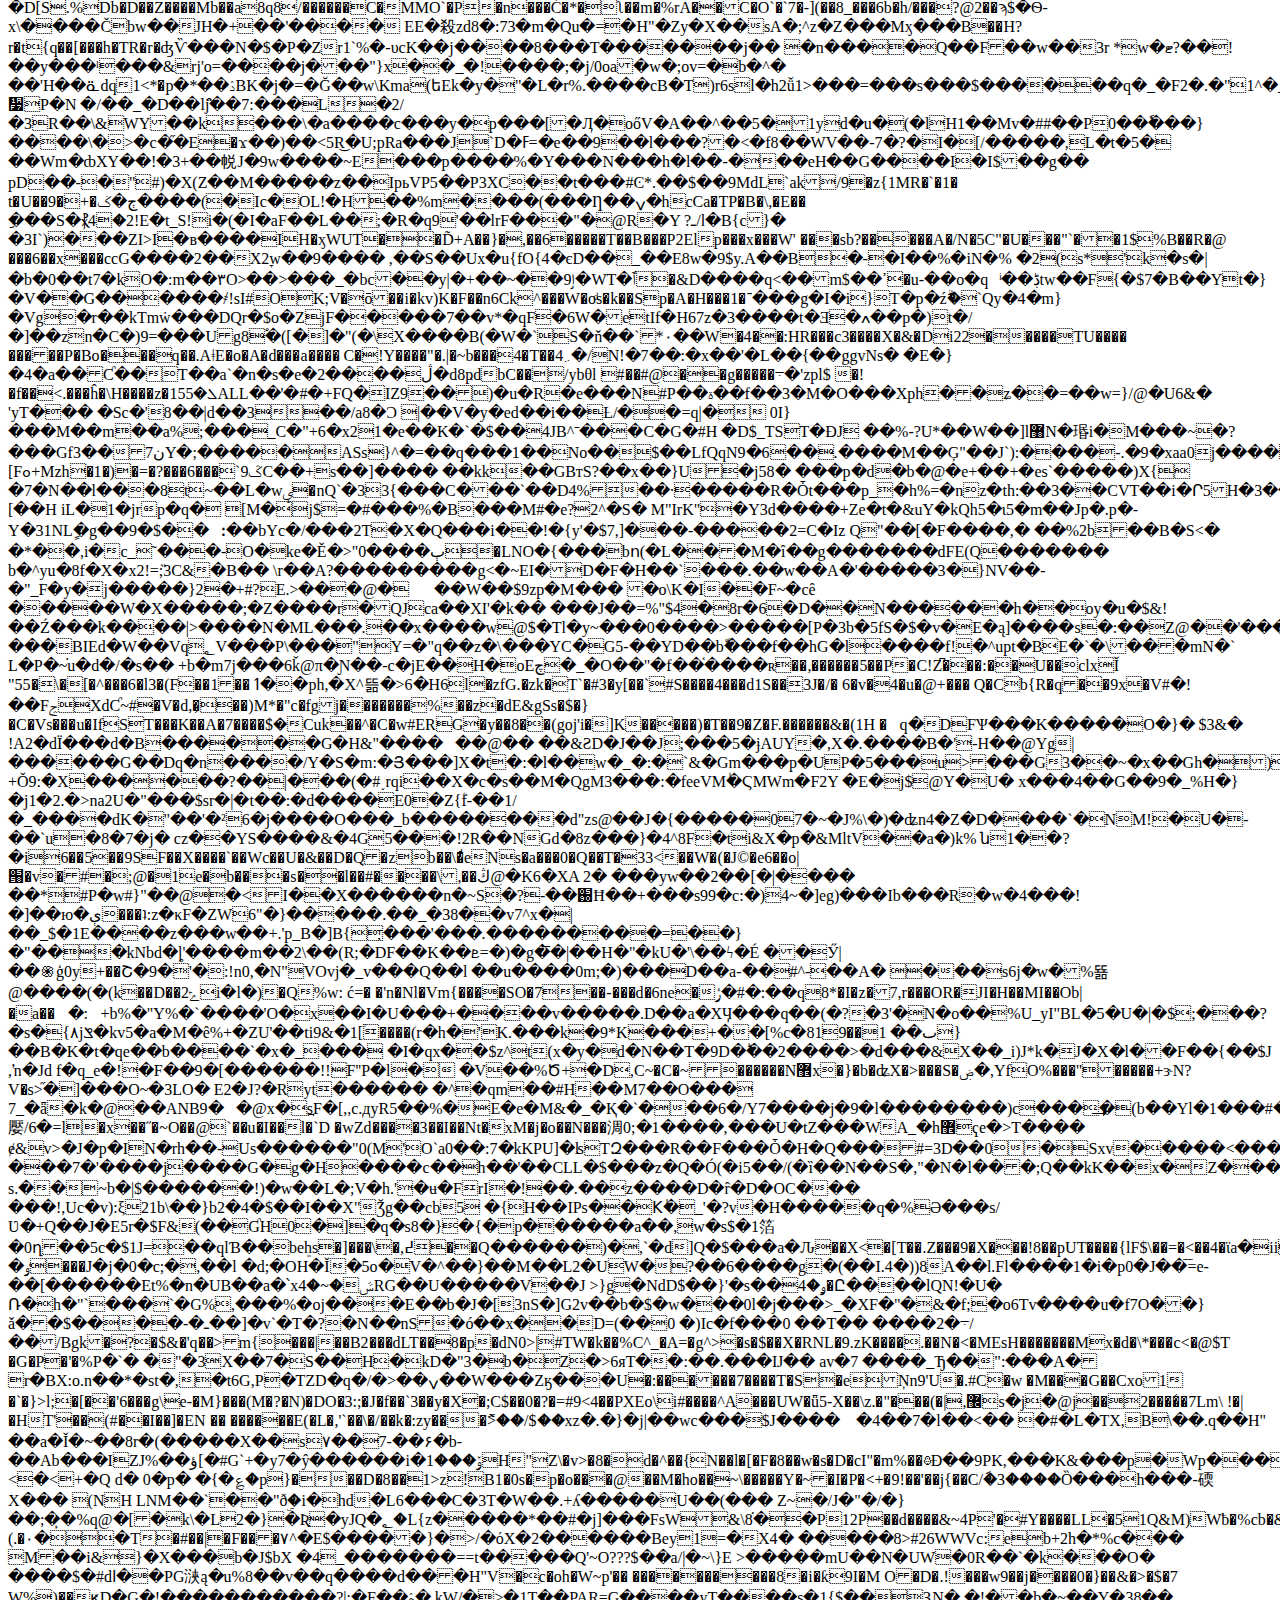
<file: assets/images/work/home3/3_png.html>
<!DOCTYPE html><html><head><meta charset="utf-8"><meta name="download_date" content="2025-08-08T23:36:27.070Z"/></head><body>�PNG


IHDRH6��m�	pHYs��sRGB���gAMA���a��IDATx��$Gu&gt;�uO��ٜ�r
��Qd��l�1�c'l�m�s�gcc��`�	�@B��N��尷�9�N��������zv�$lMIs3;ӡ����W���+Ϯ\E���:zu�G�X�E�����n�=�l�ޕm����?���qP�����k�.��w@7؟�r�.�v�	д���q��+W��u�eu��Sէ����w�8���T5����n���΁y}�s?�bY����g��#����i�k�ː����o�_-�������?[��}��{����Vm��a�n�ٵ�c�vtG��н�{;���\r����{��׻g�g��4�}��ȯ�wQF�Cm��̓�7^��\[��OL��~[4���h�L��Êϻ����b5��p��o�����i��4We_=�Z&lt;�uv��$8��&gt;��w�/+�7����Q��
�n�3�~�~
� ��GHr�߾�S��c�Mx���`ƛHn��A��5�0�P	=�a��jc��p����30hR�P}V����G�{�U3`��3�X�,�4PA��' �{i��c���mf�l�������W��-
2�m5"��{-o�����TT�hy���~��@���}�]շ����}0@5����̥9��g��~B�h�E��Z��yW����ϑ����~2����6vov��~^Q����;���<w���o<`�|�r[��-g��az}|� v�i���%z���ض7�j�淔���h�6os�g����xh��������c$2灟���޿�z�}�e���="" a�d�j�m��`�7�x��6i�q����,�8h�$�����d����k��%<�="" �$�8^�[�r�lÀ����:�����3ufg�4�hcm���0�;���d��`����8��*�6i'^�="" �w����iy���o���'|ص="" ��<[v؟�="" xf,c���z����c="" ��:��h�����ӯ�zv������(����i��o���p="" �],="��t�BL�����?�)4.�O��" ��`dv(����h����,�7�)5�="" ?Ӧ="" �+|9�l�2ε��=""><c�h��]���&�j�a,���+�7�n }��l@�ة���wx="">��H����U[Z���2�[n���5��Q|��
��O!��{7��l�n�@�
���B�vۣ���t������s�g�t8X?/ֲ���-]_��?7}�U��%[��Ii�}�gVh��/K��޼%��ѷ��:y�	! c?s'sG0Y	l�3��8��vz����&gt;�F��jz}�^I��*�W�A��7m(��&amp;tH���1ޓ]�ٮ���ф@�!��B`%T����!���ip�8��p�����]��$!0l�q�ֲ�+s�f����X~�����6���^o���ʛ�i����K������8��Rp�\���c���,��9�Ftr:�
�0X7�������`�`�Π��[&gt;�egC���v
*�2BϏ⍏�n2!Y�1ᡩ�x�� �l?�]�Ce��i΋g���ʄx���]pY9��U�&lt;��1ϛ�X�Ǽ/͖_G���u���s�b�#�΄�V��4+d�oObq���p�u�j
�
��G6@��|g��a���F�j�&lt;�X��zM����Xw�H
r
4(D�~�`4lg��-�������^�d�c��f��s�/�����R�8k�D��@��<p���곺��js�v��a�� }g�="" 0�j�}x~o�e��<��f�="" ����u(ؠu~�eef��&���dh�g�x����|="&lt;W�" ���b���<+�3��x="">���:����#�9�r�y+�@��V1J��PO��d:&gt;7:ǆ���@ޣ�?y����7��ð�&gt;���)�0����a��|���6j�C�?y#���jH�o\ٶ1�-���m�Z�\kـhS�B��+�e�۲�l�����;~/������'����cJ���&lt;,�z�	�������1�*�H����F�ml�p3vap�'$=.�.k��^��ڼ&amp;�A�1�����m��Ii��ʳ��X�	Ń��d�c5`��$+t&lt;��O���6���p޹�`�6��B���d���W���$�����UJ���&gt;�����}�\����{@噴7�o)p`��1�w;��\c����3j?�ܓ0L��Za&amp;��ѬRX��񐯣7\k��(����F��Y��U�S������kn��~��ƚ7\?�a�n(���P������~���v4�cl��P&lt;����kh���Z�%i�N�U�E~+��e�"�Nw������P���p,�]��ڗ.�Sӿ�I���n4G-#��)f�)����W���w}�Cr��\G˺d������qp��ݟ�����?��{�&lt;���iƆW�V���Az�ף�]8B�uh��el����Y�!�3E�Y�Cd��|�Lf�����Go�8[A�m��ul�Y
�ڠl!��{;���p�=
�7M#�\4|���&gt;��*t��r��
�}�ui��e��gg4�Y����]^��(
Ǳ4H�����ݰVb`3Y7@��Szpڣ�]�L1��/���8�
�e5���~�6������fA�4��Fg�c�\kـ���<k�� �!��29w�1���="" �}�="" }��n~�4�="" �{ݳ��m����k��w����qz��{x�nc�<c1g�j�6j��.0��t��7��p�ٰexi�x�="" pc(#~1c�~�g,�f��f���u��n�5�="" n�&�*����!rn0r��w���m�^c���3es�ng�="" �پm��e,rs�="" 7="" ��g��j]�8����7���tfv_�="" u3�Ÿ�ޭ1��0��g���lx="" �="" t��k="" ��2�t���z}~�of�ײ�w�mn��澿���{i-��}�v*�3��hr{u�5}��o�wߟe��="" &x��w}a="">��Y�q�Nj��J�Vy^��Yb�%z]�VyV%�k��"]l+�`�m~7�-�e�\���$/ʓ���,�S�`f��i8F�E�G7�Vsfc�㚛���?�k2���G�\
�QWʀ
�Z^L�m%Z�������7������ڡa=$OYnx��Al�v6���'z�%�D�6��-���Ym���`�B=ԯ�1�o"��k�m��ۍ�V��
�X+��7֊�y%��UNW�2�հ��yx�g�l5�B�
�d�Q��A�0Ỽ=OdMl�|����Q�=����ΐ^=��ߠ�:��w]x��2��a�}�����x&gt;}�&lt;�T&amp;���zϢ	�(��h�@pW8?�A@�4�c0�
X�^����ݕ��Ѐe�f[�-�|@~.���42�&amp;�����z�ٻz_�t�F7%�0�5�$ߙ�h���;�V4�Hr䦒�wS&nbsp;�t6��}4���E��+�M�rf����&lt;�P��}�0dY�l��`�
�]��7lz�{�e5l�KX!�&lt;-{D�pD��SÌP��
_����M{���$��̡��?*�,XE�9�uiꓤC��X�S��3�e|�&amp;�;�E��~,+#�f�����0���-+&gt;Ʀa����g{�XH�ɔu�ʭ,��|��Ki�UR�ɿ�i٤�4��3���e���0��56
|��]˰:+I
ͯ��FGn�kO�����oX�Vi�ÿ5���A3P��k���?Bi��6��x{��y�v��&lt;�����cc��sH׸��ܻ�`�z�~<w�� �q�y|#�����r%m����e�8���p�a���p?�nsc�io2��<��u��`�6��="" ��="��@����F'm�n0P&quot;��H*$ᇮ�&quot;�M�HP��m~,�j6��eE��jC��`�@2�86��cn���1����X�" �������bcu����t�dЛy��3c6��}}"�yu���5u��{�y+x�f����0�k�i?<�����5�0��a���k�v�}��[����c��e�_�v�9���烔��="" o}(�zಂ�syޢ0�������6t-}�="" �b����ksm�|6��g�9��h��#�e�ai="" #y����="" ��+p�6���="" ����6(+�t5��ߟ����un��6d��]t9p�r0x}����|��՟c�匓x+0@am���w!�����|Ā��]v�pi="" p�z���o�p�@z���;�b����$�~3����#o��ym���4�n��ߤ��d9���<�g*2�="=��ns�ۜA���ps)M" �k���?%��="" �bw���zk��p��mҿ%��v="" ������oe�f�ϐ6���m��<����32ya��~p�q4���^="" @��g�@�ww�����#˘��u���?���lq�&��3\�="">���j��}i�"�a�
���
RV�4���P��
1٨����Xs�����&amp;�o��F�aHp�Vر8���A�ֽʟӻ�c�@���1�31��D�~��B
�m&amp;�5�,�n4r�'�������١5x�F�[��q�ֈִ,��z����c�C��~&amp;�}���;lӕc��X��
����q��D��y�4����[�:�'@����@z��-����f�\p��O���D􁛎o�r������uM�02Ɠ�p,�yZf��aF��Sg�f4�޵�
W#��h�,�1��
�����e�V�q��Ƴ:�s:�{��YC��Ð'#�ۮt�-Z�&lt;�oQ��@��4�˷e&lt;���Fj�ӝ�+!�����8`���4������fy��_�����&lt;6~�C�D-�+\�q]h��b�U�ۢ
��"���ˏ�j����q]�����q|�x�=@d��@�29�Y��	��CZ�H�gyut��Y&gt;tC���v
�9HY�:`���� $Mnޤ��啕p�x=�ū_���y������V��Yb빿��}Y	�6˗�͍�)ֲ����x���r=h���6���t��4`T�ׇ�:�7��C�wN5��K\��"�&gt;�}��7�^���e����Ƹ�=-p��]�?5��.����wBH��J�E$&lt;���`[&gt;�2���[�l/T��:��C1"�;7����:�F����}]�N�߶���6�;`���p�AϜ]���ѐ�^h���xS�gG��n��O7;6�B����V:�:����K����2���SZ[.iz�тe8X{�;X�W���V� ���K��nJ�aN��~e��u��p ����p�Gv�EB����������������˕��լ�AH��
�7�j"�5���n��}��������c ��zЊL�{ڿ�䔖y���p�`	�� e�N#X	�4�n5R&gt;*6�	y�zs���Ӵ���֦�	���;�;�:�k|6�c�f
�y!�#.k�ظ
��k&lt;����؂�ø��˲D��V'޾��J��@Xy�N�ץ�֙g1�����
���ڡ���@���,���O�~�d�G�e	$��1+��
�i�%�����z�mx�Q�t΍M3���m����)~�� ��8P�$-��p?�DĆ%����W�M��M}��g��6jW(�3�C��˕�r��ݒ�uzw�|���Y���c]���y��ٿ�U
�o���qHo�BI�3|6��E���XͶld[B=��a���ί�ޔ�u���ef�]�C��������2+����Q��f��U~�K }�J��D�ٱ�������Kb���gsπ�����4��|���&lt;~�6�2+E\/�6����l[��Zv�u�������W,;N�dV4
+���;+A$��A�mk��%����]�*e���������x�����g������p���^�������V��*\����jߺ�����53\�T���w?J�zey�j򝿗�*HO����g���?Y�~�N8�L�M�cy=08���ӌ'�$Y�E���i:�"���[��G�����4�ۼ���Y��F���
��3@�`#���u 
&amp;k��z*<k�y�hwig2 "4]|����~���_��؟�h:�h&�h*�h6�h"�h��qd�a|i��@���z��lw��32��2�i40���v��˼�b�\�="" p="�~W�����\" �b��="" ��n��b�t%�t����{��z��*�����<�ap�="" ɔ�a\�{i�_��m�p��="" ��m�l3��f���d�5��e(��x���u��_������0�x�="���;&lt;�6����s��\Z���T�A*4`Y&quot;.`�Y���X͎��S��Y�y�f��4h)�m�v�w�k��o�|�ᓬֿ�" ���\��������7����tv��f��)b���ӈ�Ӱ="" ���xt"f�<�����f9���ei0��8����ۆ�p�j0e{7g����z��py3o������k��f`��g��gr�!tt�6����y�$ȟa�l��="" ׿x���w="">��bN�DK������Ip��&gt;���9�Z���}�b��x�q�"`%�3��o�Xc|�4�֘����m�g-�U�\�
�"F��o�r	_��V3d��#�[��(�@�&gt;�F�$Ͼx���EB�F�l�&amp;ƈ�'�HFo`�o s�S���~�XA@�kKr���)��sw�����Հ��1�\Qb��x��QDI��
JF	�ĉ
�����*���C��|��t�ICD�ϧ��H�r���%lDY,�%�V$�TLS2�d2E�ӹ�$�%cو��L�9$�Ř���X�$�-��Lj�
���T�٩�*(�S!�R.�{�R�Bn��j��z���39|���2�!0D(�@�������(ڶ2���եN2�Eu�6��ۈ=kG,�YK��P�D��(�#'P:5��'f��&amp;��|�N�s&lt;_XJs���5�i�������{�y��`���A��b&gt;�nP9��7�����wX�6�Pf|�'��
�'�7y�q�g�����Jۚ�D����(Z��Z�qH�ʖ��q��`N���gr�O;[�`�� Ќ}i�S&gt;c�.�&lt;�~��`�p&lt;�&gt;s�Q����b�Yg+XM�`[�gz�o?�w��0Wϟ�@#F %�I#A�X[[
�Ri&amp;10d���#D�㱈�"f`X.#�(B��A#^�ώ���m�$�б�;���W?��:БJ��R��O�I�&gt;Ib��6v	�9���/�Ϧ�'&gt;��ٱ���:Ԭ�L�
���*�*�JuM�b��-�Z(1[�`17��|ss��M�#?5���*Ө�M�"�*��S$.�ȍG��#~�Q��ɫ�]�����K`/�Ӎ��ttw���8��f1t��������Xx��G��&gt;�@8�QS�^?W(�n�t����(����m��Ƴ�&gt;��̋�
�7.�~��Ϥ��X����,c�]o�
���c���s��ωF[�S�`�X�E�vYV��tEp�6�c-���]�?e��})��:7��vN�V~�]��YƁ��1�����#j��a�?G����?�'�4��f�N8oI��ӏ&gt;&amp;e�9[�g���K-&gt;�$ �ʦ�pg��َt�؛xT��5�"�E�Lfk�c��Q��:��f�騼��QV$&amp;2��L#I ��o6oê����3�,�"��1�D�10�՜Y��K�%�ӿ�q���"�E�gyN�um���E��
�d�~,���s�x�U
8P(c*7���L�C��a8G��&lt;6���$�2�b�DmC@�U����[1N6�A�w�իѳz=�7l@�P?���Ũ�bT��J��{�Q��u/ۍ���/��"�}�ӧ��?Jx��ߋ��\2�Y,x��M���6ƕ��F�����翱-�Z�:!�$�KN�
��#9޾�.�o��r��˨Mp����[m���g�V�f�km���b����%�����Jm�6��c鍭�w�L�h�6�A0���y��Z���j���,�Ʌ�|Y���F+�AGw��|O��j�2m�z���nG�s��K�!��1Q�7Zoy��*�
��L��r\ϙ���V�D�<gry��kkc��ّ5�z��tf��c�ziwm(2,�ѹ���w�b������g��kne��<�)r4�!v�$��j� �ju���="" �����$�e6��zl�="">C��;�Nך�z����:5(�����Q��$�tG�f1qd?f}�{Fu�8�LbӘu#ƌ����R[�Up����s��Xo?:�8�۷c��mX?2���d��tmc�n;��܋����ұCpg���U�UCu��:�_�r�]�}˜Q,�h`��O.�Ѽ��oc	�\�I&gt;��
�G3H�e�U͎�j�d���
��?v(b-7H
�{�	AD?ݣ��Т�0q:��j`]׬��X���@��k(r��͍Ԡ��Z�^o�v����������1����o*���;�J��ArH+��`���L��9���'�Jfۈ!jC�؏(����X�K�A
y�eש�\)�\,�T(Ы��$��S#
�^ec�(V�.;�x�2�嵓�������(��"��ztv �ߍxw2��H����׉����G@��Y�&amp;�D&amp;��c3H���@��b5���&amp;�0[��R}�ND��+��*&amp;�
"Q����U���t�4���Y�p�	ԸQ�)$Yr��vǲ�g0���p6��x�qs6�t}e�o�����9��݇ꞇP=5�(���DU����P�
wE����� &gt;8��.���.����Z��:hq_��?&gt;=��������aXJ�d�k(���FqjK������2�F0�]�4�߂ύ�qW�j��9�)�aZ/0k��Ob�H[�?��aE@�|���m�&gt;���lO(�A�1by�@��rO�M�Zf�G�����Ը�p��3�-�to����������z�BC�L�
3'����&amp;���m��4=�1�[�����&gt;_��OwLo���2T�g�N7��k`�lO��@G[��t
i��bdԣ"}Y��T��ԫeT	U���w�[�aY!Z]w[�B��Q�@#�V6����~�(x���rY��8J�S�!0�`�z[^rM�L�V�$������gh���ac�5������r$���$�#�8@2�dq	K��Ttͱ6X�m�N�ɵ(cKrb�*�$8���uIL�Z�w����#�Q��.�]T�.�����ƶv�K��!n�^���2F'ǰtdp�"�3�,Q+��x��zQ�:Պ�L]�7ikIU��)P�s�o߄U��-�]�s6m�p����r|1�����c{���[r��{i�Y" 5{r'�����%�O���QC�j:	0�{!j��0���-�'mB��uB��[�?������
�=c�𾧹�Q�NO�������U[.�#r]��)-��&lt;*�TfyT9�lN��F��l�#��	fB���&amp;���ĐC��C\Ë�q2��2�@j&lt;��B���w(�NmT��X+:Z6t��+�a��9�ֵ��L��.t�u#�"Y�آd&lt;�D��3z��%�+j��Q��e4�#��w�H�$聝�9g�T�L��N�J�4b=�IR	lcQ&amp;����21Oy��Q,�Qd��D��55�bPe� ",�	PRҞgR� ��k�պڇ}���z�v�:�ۂ5[6a��M&amp;��I����r8v���bl��1���@1��HM)����+�� �}}"t.ӗ��.��a0���ޫ�(�!�+MmO��+�A�dCT��/"J`-E�*�$Z-�Q�S�,-�H�Y�y����RL��<vvum�l#�\�s ��{="" 6������="">3�s�w�8v�8f,e�&lt;�(��[Y�`it�O�������9Xw�.h"(�w�����rp��2h23ϟ�4�i���砩��]�f������5������A�8�t\��	 �2��E1���^8���G����S�d[zf,������q�a����BԳv�D���C����(+�7~�#�nhphy������L��5:٤�z �1��q�^�D(�z��92 lQWg;z�;�mˠ-�&amp;	#�$MƟ}y$5��a�#��J�6D��Q`�E��	��:W�d�V��~�!�p-'S��`�B�Nqa
sӘ=u
s�SXʱ�WF��׈�b	�F�Q\|��J��_�Z%@Br�!�D�R�J�L����a�z�y�.���,���D 1#�.T-,��-����4���(&gt;�]V,�TM����R�c�7Āȱ�~��1:o�}�42�;�d��������$�Qb�bԾ�_��&lt;�&gt;Qgɍ�1u���Bn�z�P�
��W%�_��J����#�����u�Kp�EW��$&amp;����GNœ'�aqj��H#���Ej��q~�Qx�FOL�(��}v��x���L'��Gx��{ꌣX�]#�+ �
��9�^Ƅ!8o��{?�&gt;�n8��
o��ڶq���,�X�D�e#���.��f)CB~Y������ ���)V =�J�ӥ�fx*�-�n�����'�K�͂���e�� ���B��$
�������
��áb��4�(	��7�8�/ض�����,�g�cFS	���E�S�a��z:�J$%/3"9������A�]s�1fF�N�B��B@�BLQ��X�$��5��JgQ'p����8L2��{��?1��!&amp;*K !�*��E&amp;��(��^��c��X�T�H���QL=���,�+$�U�;�W���ɾR�$9�*�4�r`�^&gt;p��Վ6#T�l�_�7�����mgc���h��C����5���xx�~&lt;��S8��&gt;L.̣L�Z-���ʢJL���5�,a�"�3:�B�
tF4��wf��,	"�T�Tn�%�2��s'1sDRe����M��E�R���JY���֬���#+�]��3:o�����/��^�3G6`�f'sGR�&gt;v�=� gF1�ىΎnd�T�j	'���v��G�a��,T����%�AC�ɜ(XO��M�&amp;��G~�4��"��9���]�\=HX�q������A�����7�K�s���~�Y�R�2gL`%_�&gt;z��@z��F6��}�Ko#�

J+
�A�"�&lt;*�@�j����Dp,�e2����
9cV�uYk*��0�4�&gt;�Q��F���l��"]L�+#�v<!--�8�_�� fT�:��uub����H'SN�a�=�{9]�ϨHF�@�f��\��E2�y��*U	TTj2�`GfQ�"����a�/޾]�4r�Ӹyߣ8�z���rS˅X{�J��ZN����t=�qĀ)�	��+��L':R$h��i%��'Ɖ�`�X��B�?�Nǰcqi�H,�$�����P?�0y�?�Ǐav|���r��à���t:���W�K.Î]`��g��A�$!�"ON���(��8FG�ab!�E�v���4���D�E8�,�K�!P��#�*�*�k��\��<VA=+*�fD/��(�0��[E2�#I.��(_D��9����$P=!���T	,�E��Tצ�8���+.�m؊,�S���g�y�~<��C��3�}�6�%{��Uz����<��O�'6�4,�"=�~n����q
2\Ϭ/�0c�F�`�0@���l��-->�?��VB�+,�Rd�:���`L��^"�c���f�M��jR?���G/��H���Yf������2�;8B��H�w��C
�-g���?-��Xi�rZj�
��U�l��ɭ�]�����uW�]D���X��L^�,�9��u��\D�t�qb�2�}G�$5���3i���
+C5��Y c?�T�l&gt;�%b%ʕ���q-��H�y@�.�L��c��&amp;�eC��#�+7m�b�,b�x��O2P��%�DT6iK{_��y���s��u��w%Ƈ�.K���f�:�[=���6f��jx
&amp;�܋�~
cS��L0�U*V�K�g��sp��o��;�A�f�zI�#��b߾G�墳8z���gPY$�T�(�h��,�$�:����%/��眃��[�F�X�NRbi�=���O}c�Y��P���U�p-�qI+Pw�=�Ė1rF���Yr$å�?�O%�8U2N^ʀ:���AkM�KUq��������M����Se%���� L\ݮ�w�Y��ڗ�s.�9}���s�����W���v�نsVmAW<k�,�#�o��͸�{0?�ז� �����f¸ߖ="" �&8�*="" vã���6<ðl6��!`����b�e5cu�c��e6="" m-���="">��9C42N�G�������d�L��1Ih�hi��8	�{ʬ~��1CL�a_�ɱ`��`$&gt;i�!z��"o�%&amp;m����X�I�������������qC��dV�lV@Q4���5�1%���	%�"�/��f��2	�Q�
���ʘ�e4�5��G�m���Kbޥ���a�l�23��,o�Jb�� �^�V�Nݏ[�B�X���&lt;&gt;����fݠA�9��J,͎8�J9���s��ڑa\�~�02_���Bezy5�ONI��FuK��`�U��������a���I�!'P�H������&lt;����C���!L�`��)�fH����X�h<n�:'���^Ӄ+��w_�jlݵ����0�t�o w��h�܋��="" �7[�1�9="" ��|!���(-�q*��h="">��J��:�o�}�H��NU�g��Pxa�$�RT9͋���H���0}$A�W)��i�����`Y&amp;��@?�t�*�S�O����j�߶���xɹ�c}g�n����G����F��.\�qv�ی�$���)|������f�R?��i�}�{�g x�p��t�3�Qh64:c`�E��}�,�[Mƍ��Y�'ޖ[���jd���-�p\��M�T9���^�ŲZ釥�Lm$ȏ��
��3�M7�?
�\H��z��k��5�gTVJ��"�Y�k�@�
���7K��d��R�:��]�4b�|D�$+u�/y��r�H���ؼj�U��ӊ��E��7�6bnPW%,dpTg#-,��A�����E�Jw��\����8=�G�&gt;�c�,F1P����9�K9���=�#�$&lt;�@��+��l}��b��h�.tt��#���/+�A.���|Y��Uo�oyū�ch�0f����%���"��,#�&amp;��Nd&lt;��"9/�mL-����A&lt;��A�y�!��9��#�A��d�X�(?:-ݧw�������+�e��؊�����oBw�qd2RH�ٜ��}�*��[���4��D����p��	pe�2Nn�I*k��'ڶ#�(��HTɦ��\3�j
\W��jQKq|����W��o�$�*J��R��E��$�.!J��³/�[���n?���(&amp;*E��I�t����3x�ٗ�mQ��cf��{�n|�c������x���:ڏ�i�����"^�7`d-�Yi��1��	04�t�Ah	�M+!��&amp;����tȭ��6�]Cx�x��p�@�����\^3@QP�@z��~��2�d!�Gc01:s��c�&gt;���Ԥ�����؜v7�77���_�e�N�@�@AWZ��d4�'-�L;��b�",�I�}�r�������I�{�*�[nC|CTB(ã+��^�r\#LF��}J�а�! �p��:0�ߋ�׬Fƪc������,
�.Pr|K�s�A��t��:6'bd`v��sZ�H���8�
���.�/�y&gt;12��Ɲ��o��ba*�g�&amp;���ů��y��q�
�S[U��Us*�.��I�Ud[�~_�Pz,-ruҩړ�{��P�ض��i&lt;}�I&lt;��mx��=�av���2I���+��*@n��u��g������Z�_�Q�u`����=�x&lt;'�{D��iF�'"Y���c|��� �Z\���6i0���t�jP���8:�3u�8o$�Gx+����Ff��~pL��*S���J}�XX�o���=	�ڿ���(EjJ{���8n��l���m�g�(�x�6���ǋ6��K�}���HZݷ�I��_�-n��f�^�t���1g
��z���B����=�n���3�Y�u+t�e��2�a_;��܆�)�j�.�u�c�7N��$s��&lt;����LU��K ���\=-����I���8�@#��G����d��3�ԫR�r���4���u'�g�ڔ|��(�$�KE53gW3C�,�"�h�\�X����
4�b���@L������j��(?YڂG��ƟlU��N�$��TG��M��kp�z��;u�?���Yo�%K�/QV�%E�Q���*��"��D/��
�=�L׼��x����K�lF2��D����_�7��y	�w�m�~�K�w��إ�(,R�������	�I�{3R�AG�1Xʕ������� 8��G[&lt;+`c�����!&lt;���8��ݨ�?�w3lN:88�b<g���i��ҹgo��_� ����5k�)j�f�݆�s�d�p="" �ҋ��mb="" �3�s��0y2�o��;�="" xt���b`�\wdݺ�%�p@)"�^g�g��w��8�"����`�ډ��h\�p�����e�Եq�y�j%���캍sοo}��p�s="" ��8r����%��="" \:����t���������?����[�i���x�5="">��%�0��
�ô�9Ujx������R�O�~���:��\��Y3�,SR7gxh��\�f��
,�n5+�6l�*/��H?�e���#ק��/V@72QA1�ٷ���i&gt;un���(5���x�B}!1�Wdu0ʶK�PM%I^S�r��,��g��R��9�cw[�X\���8�"�Vb#�y�\q�V���������l&amp;�h���2KE�Dr�"�j�	a"�~v&amp;ǎ��Y��F%If���q��/�f�Zߥ�����9�Z��{�g��1���u)��MǼ�?�K�ځk�m�@���������w�}��Y看���5�|�6�S�Jt��
II�Fq����4���F
Gm�6f�D�%�/�R�,����چў�C���AĎބ��ݘ:��F�����#.��r;@|�.�`'^����k^�u�*V����}_�E/�݇Lo��+,_�A���tO�6�u�4����$y������T}Y��L����8j��4%�̒���!���T�K]�0n,C�U*��Ŀ)���re~�إ*�֎�-�{^w�裾���q��'p�S������I�V�����ݏ��_��o��Q����I���X������
�&lt;��&amp;�^��gz6��i+�S�f�O�~�?Uh���ƻ�3�!����J��&lt;�&amp;߷����yY�&amp;�YP�zn��\� p�t}z�C+���/`忽}��Ŭ`*(�+�Al�El��ف�/�b�l�hy���}P���{��ٮ{����ѡ��U0�/`naAtE)!���20�ɚ��eɐ����J���$�@�"KՕ#��s���F���GbR^�Uk���G��Ƀ����"�RT��2�bc-�nʟI�B$h��$qQ��R;/�
W����������QsU�%��)����@�;N��AL�|U����o���]����f�  I�DIK���@���켝����j�4��;���L����/�4��0~��9��G�]ɹ��Ͷ��7�����Y�^�X),�r���8�˷"a�G���L)�9w�����(�
�H��kRI��Ρ�%-�I͑83_��QEb�R�$E|S_��� ����t��t���9��o,���#@�_��ر�$e�HL����E$��^t�
��W��[��MR��1�s���?�+6^��X��w
�?p&gt;�K���O�SI'��I�)k�܍��іa��������,�%
3T޹�S�h��ѵ�� ���Vh"D��A!^�6+�97��\L~*�@�U^��~�J�q�e1�f�$�q�g�ޖ��&lt;�~_����N�&amp;�hRqE�$�u"J��Zc��^I ^�eu��W�;M��e�H�3���A;1H��F�D�R��)�Pg9L;�ֈ��J�D��0		2�q�?D��X�#V�aD�C�}g8,�jSa��wՕ5�\��P��n!&amp;����ݏI�=W����&gt;.E����"~Eu��TW~N�4�$^댁H�6o�e/96��N��"�jF��\x�����כI���i[E��­e�ԪW��O�3Y#5W	=�-]���ZTK���qQ�"cF�}�Q��$�	2��d
G�H�r$=�]���~-��a�q�݆��{P?��U<x��p�g�2��"�t٥����m��+����pi~ձ�q8������εc��f���x:���a$�c}����>�d��
"���,��I�$�ɥ*F�!�ɟ�;��,C�,.��¼�7ο�H�h��˨D�-���&gt;�D��@��K�pJy/�8?C���M���o�Y����%��ɥi<z� �����ې�����������s3�k��l��<���l��d�c�="">�B�b�v�}(�p�e�#��
"��^4�'�L? �
a&amp;�1&gt;��x0�%7t.��tF	G��La���~Ċ9�S�8&amp;$
��Z�k��ތ�L�fF�5L4�=�,�-w
�%A-��I	(�;�d��bxb�#[�m&amp;���&lt;�H����)4K��R�4�z�іa�-&amp;Ikt�\qI6��9�߶x�0�O����j�������#�=VA�d�U'�ؔ@�C���/r��2$��1[��p&gt;����O�m9$�S���Mbz1G�Lu2�	2��d	�v	G�5̠�0^���!ݝ����X���w�"CLU���������O��0�K�|	.8��X���pP{ͭ�Q����;��}�����'H�"�e70FƍVKw��N�;{g8�f�E5ND������T�e�P��<l�]_�ٞa�j���x���܎s���Č�{��� n�f������*��[ߊ�="" xݿ�\sn�8&�~�c�b="7�E��E�ߜL3Ar_�L7R�,�hm�r�t�" h�1�ytҘs2x�w�l̟,hl�9Ԛ�b'f��n3$�u�'��8�t��m��p�$;��8kow*h���k���="" �8.���o|�[���_�b:΍�飸h`���="" )��:�_��o�{�d�����="" v����f����s�%@�n��;˘��="" *,^����+cpp���b湽qi��np�����~���$�="" ���doa="" f6r'�="" �@�,�="">:�
.V`�B����6�+���*=����"�0��(Dɘ'�)��")%�Y��k�ܺ�!
��ҹ_� ��*�%��l�@3H����2��t[�)C� .E�=E`$E��^��#�.�7^@wl�	1I�6p��~[�
G�w$����0P���#81W�Åqɋ_���1��ͯ�c�q�\�簾+��M������E�}��i��C�Y�X�(��z���eH���ɓxb�}��$�D��*�Jm:sι�
\r���&gt;�m̾1�$�cM�T)�)�M�f���9F���'�q�������i�6�D�H�j�91�rO�Bg��}��DWa��%��J���F"; �_�;���=8��av�~�W�x�d
+��x����l«_�2���oĖ�;��&lt;:ut7��1�N܃���l{2�~��Ԯ�2X�;jM=�@V�B�T����b$�c�����3x�/]�|�L�Ih5G"�r�+G�r�tyIX� �UQ��p��-ssh�LMcifZۍѶ���+��o����S��x|j�n؎5����U����������I,�;*�A%9���"
2����p�k5d�76(��X��e�i��{��&lt;�����Ec��e������g���f�v�B�� ��YZ�G�4���;&amp;Y��f��j"鏄�1��Q��|lQ���{#t2s n#ƈ�Q��K4M��8�k�􅥗	pՂ���)
�ֲ�Z��YR
^vB��������e��e&amp;�*R�I�Ig��H���x��3L,0Z@{�D�H���r�X|�)�@H�g�@w$і��(ѹ
�.�w�1��l��&gt;�ϸ����/�b��TH+�y�Ԓ$9�X+��r5����I�c�@c���qS�b�g�'0=I�R���C�|\vD���j���u6�&gt;��X��]�"OTX�s��������,R�`�m����Զ��َH���,0�ן��Ҟ�T8:�S���,14�E���d;��mH,��񧿅{�t#��=�IxG�84[��tM���oߊw������k��7$࡜���#7"����l�s��GymZY��g��ʹ&lt;Ə�b�PG�ePb~�qb�L,�a�7C�(C �Mek�b�p�⿅RI$5�6d=8J�&amp;�ڐ꠶gɘ�?�AJE�rXb�wf�د)a���]�"�����\�;��jg�Y��xw���o�d(&lt;��}���+��,q&lt;��u8	
0�̚	��v�@�X��B�0&amp;2��B�<v��9]c&�'˿,9��f&���>l�Vi�Pi�@i�(�2D����������-t��`���]��?�Ӊ{u� N�W,�"#��(2o���EJ��O0�A�Op��:ZJ.��dݲ���=[��t�&gt;/�z���LGpv{gf�.�Co"��D��bl,[E�Y~�J���T�qXf!���Բ(���o�%?��;������v�H�+s���Éc��P%�-N�זTQ?�U�kÎűtm�4�d�g��ꨐ,�(-�/C��I��+ٳ����m�q��m$����&gt;�RY�,1���	3���\mX<p����y�.�1��,���?^-�� �j1*�p$m="" ="" �<go�햖0�0���d��v�p���,�᩻��="w}O8�əƖ��*/��" "7��z��[ވ�g��h"+a��g�f$�4:zi~�s�f�¹\�:="" �na��q��^b5���{�#����3l���2huu�="�[��V����F�b�إ������2#,5�3]Htt" �ݍ,m="" �m�="" ���"%ίt="" �tiv3������ҋ�ko�i��c;�="A�Uř�[1v�0����q:^mr�{�@yl\��[g���;�N̙���/��z�N,���W�A������6�" �o3n���hr������7|��~gƆh��vi^z��v��~3��7���l�z����zp�1wf�ns�gԞ��׃�fq��Ȏ����f8ux+�z��w1���$st�%�󁠫��-y�u?y�r�n���k&�n1u\�uĎ�%="" ���m�(�p�y="" �g�(�0Χg��t$e@j�u�v�ֽ�^%��="w}���g�?�J��S'������J��Yȶ�%�*�R�^Y^��VQk�����C�I��A�$-;G�R�" �c�#r�:@��**c4�@)�#��aӆuز~-�f0��������="" $��t�h�p��2m����d�4a�ziv���u��z�i1�1f��3�������="" �`�Čz�)ajn="" ��^]c;�ݻq�="" ��-n��}��4���m8zj鸍��jq�,a�a���_�7��m�&������x�a����j'�-�ɔӧfptls�="" r����de�߯8�c���q��t���$�Ԏ4��="" @9�_��j]��f�qz*="" 73���yx��,�k�'&="" �7���^d��|^*��g�^�y��*x޶e~����^��{�yk7��o���ku�{w"`7�è="" �eyƢ$!gl���<��˳�����1��8[��\�5��<�hŐq���*]#�r�(�?�gv���s�j�4-��z�s©�����[˜�y3;�倩qr3�="" �k2��d���`0���ol�����z�k���="" ;�z��\��9�8="" �m="" �������3c�[z�^�����mu\ڽ��="" �kho�h9�ka`d�������="C��D%2�Ύ��" �~]�_"9��|="" �="" f�h="" Ǝ�����]$َ�eb�dat�+1="" q̀y~��m{��0<<���^tf;�ɱ�_����)ln��"��\�����w="" �و�j�h�^[�%椭����Ě�k�a�0��{�i��&6��vjj^�s="z�Q����N�QKeƆ�Cu&amp;��j�fkC�քQ����]����ju�P^&quot;���T%����I�)" �?���*ai���}o���7��$k�x��4�su�j�z�q���="���ܱKغ#O?�����w3��:�%���ﺈeJfۄ" |��;2!�nq�٘ajӽ���="">�E�@Mu6O�o �:��<o���-�|w�4�=iĈqjr;���"i����ib����7�o��ާa��z����q����!�n��Ç���)�{�qz("�{�ovq���g��|[�3.�٠l�r���ȶ���n#�n�?ap��x���� �$7t�="" ���c����rz0�*�Ҥ��h="" g�߅�r="" ��k��j�$<ج�(�="">:�WD7N�Z��&lt;&amp;Ԣ����k�1��B�d��&lt;��R���h���Y��L]�˗k�=�	
��
dy���X��8���+zr�
�KW�$`gI-��#U'G�E&amp;��;���=�'ħi!�w˯!��*b�p�}��_�4�o^�C��)Hu�e��&lt;0��H�$[$*u,5����ͨ�y�41E���X�zk���՞!pA�T���4���b��1��LJKW�����%:�
�yy�ͦUk*�S��J��jp��7o�֭۰�^C�z��&amp;&lt;� �!P"�D��+%Y_�`��F��
��\���$A�{�c�18��I�S�����ٱk��B2��)d��v�Nt�&gt;SΝ�wn�����qj|��Db��љ�-�@���[�Ο}+^r���*�!�n���7��_8~�8���� !G�f��1L'��#F�N&amp;��ُξ~�{H.N*�pw��0�\=/Y/9]�t��]��_d��R��J��H�eɖxF�h�%R�w�(�LL!�)�`�Dl��O`��qI5��7��v�'El��&gt;�/Xu����~S�g5/�t��g?j��J�wjNp��B������{rM�d�T\�j�`��и��m����Gl
����A;�}�
�*��K ��KxF���
�������|�Q+��Fd�j�{��ش�`϶�s�$��G�
K�	�w~�����rN-�hK*��mx5O�gŎ�r�`ZW�[���3:�����UB_�$�F�h�؃�Ed5}��Zxʨ(�-��`�$�:��,ʛ���Z�ᶛo��n�2��z0����g����'����c�J2z�DT"�d]0F��$ɀf2t�3&lt;Џ��6��g��Y���%a�=�Gaq~^�?��I|&gt;�e��;}�DzsԲ+�U-�����ZK((r�(j�����~�:�!�߅]]l^����vѡ����U@I���֓��}�2=�w��["��jiIA �v�H����r�eK�q����F�ivj����X��,�I#t��S����4��s_���&lt;2��[U�$ɚ/�����o���]����O��~���Pϐd�h# �A�OQ� =5��{�Q{Y�:�I�]1^Y�в8i��H�|meeKŲd�.��QI��_�<u�,�,k�q��d6k�p ɡ�b�c="" �|����yg�$������?������w�="" �����+�އ����i�x��*o="" �h�s��="" ��0d��32le3��="" ��="" ���n�fp�j�u="" �a�`77���w]-`�*���h�*��p="�@��L��G��i2t���H" �="2�^��ٔ�U2e�M�h�Ϋ��/�f�Db��Φ�aI��^��[��U�q�" �5g�����a���"vt��vd2j�="" ��g��@}���32xq�gp-��a!c��{���[ݘ]�������<�u����x�����<��~��x�u�g�="��߹�@" l�jq^,���$�="" h%���d|������eog��="" q�e)fp��q="">|c��2_��'vT~R�6E,��(*���T5{'���dMR�P	�{�v�s�l�J�QQ��D�0
7#U��]q�$%�5��йH
��H�zxm��ŕ��)wx`I�j���v�WK��Co�;f���.�#�"�	���B�α45&gt;�ib\V�Z�]g] �#J�*�n������&gt;tm�'��d��u��=�L��[]z-�4s�8t���ڋ���#Bj0I|�NMMa���&amp;�e�f\p��������q��1W�13wJ�K��\��$��R��x������$��RY�������	DUdU�����׿�z|�ݙ6:�Q���=��������"����̗���翎�NL�JP��Tx�	����u]���4�S�z���j~o��1R_��A��Ff),�5��B��e�Z�XZ�UV,a]u/K�2͛ZA�!WKd���$HJ���}�}����&amp;#�T*�T�b"��b�$w��c��AV��j]4/�L���8j^6hM��&gt;�9;� ř�ه�R2�eڷ�����9��H��L�,�Q4� ɑh5!��ڴS���c&gt;n%�޲��D�/#5x�G��/եCx�Ͻ��{?��}.���Hœ�$T1:=�ߍ[n�
''��S9$�TR	��Rh#P�%y��R[:�����&amp;F!O�5��65;��Ǐ�����p�F����n��(��$�A���&amp;^��&amp;v%I,���T\�%�!g��۴��:�7�'���/Ѿ3�-&lt;���d�2�U����(�(�T��z�ɑ������mHgא��#L�b,)�H�L��s�����tV��ZY2�{`���wO\�g.�~��:�7k����E���spF��{���O��7�D}�E[{Z�9e�K����+�3oy;�VmF�V/c|fG'N���a�p���84�����q��s�N�U������)z��&gt;����c&gt;WB��=��kY\�L�%a8���	�"�	 �M�bv|�BE�O��֟�O������&lt;&gt;��Ǉ��c�o�Xח�ѩ��%��ذ~&gt;����8����#_�sV�Ӑ����t�(���)W|\��4�'a��&gt;ijE�����ָ�����Sn#Ȳ�b�Z�(-��*+o�&amp;��`i��_�3�Z�om!ӞD*�@o"�U�82q8d�g3=ȓT�2I�
`M�&lt;��"�&lt;�?X�[�:l�ܐ�����������Z��E8�b�D��
����D�;r�*�h�_#Pǯ�$Z�h�(b:k_#��%��M&lt;'����v��������+����~�-ض��ƛ_�ӈGR�՚W����q��1��������e��hT�h׬QgG�]
 %�h�v�j�@{:�$�L�8l����i�<yghb��g���fi��,v���dgߢ��i=v3Įt#����u���%�؏�co��.!�Π�}=�$9*k#^ `�<�="" ���f�#="" k�q�g܊j��r)�+w��l͹��g��v="" շ}�zv��g]+�d�^i�-�eb�-r�bi[z�ގ�-*�m'�t���u���v�rn���83="��]x" ڻ|����q|�k_�'?�)��q�ٴ<="" ]]y�ھ="" ���z\v��x�"��b'8��@�1i�bct�Ҝ�����-������w��r6���yϩe0�p��'��$�����e{�f�f�ؾg�q6o\'��ı��ؿ|="" ��2:�bq������$����$��(!e��[��r��%����:���u��翌�~��ԟ8ywu.���n����&�|="" ��v�&��|���3�i�m�kȉ��fif="">�jtƆ$��~-p�*�M�[�UNW��H\L&amp;�q�H��3)d	�lh�bU�5�HxŎ#G3�D
%+*R��q�,�αL�kO�cc)�Q1E[�:�eaU�Y8���� `R�Pv��H�P�lbt�t�ꕈ�T/���% 1l{zk�t�*HE�$�k���A��v��zx��k��"6�t-��u\���W`zl?���/�8vִa��W⬫h�?��h柊%���5*�FL�`��}�o��84:*���(�Cmmit�t���J�d��%�l��Io��������M�#G�U:?��x�|��~�m~1F7��55?��|&gt;p/Vg�w6�o݉^b(8�m:��b�z;{$GR;��r�eIS�g�0�"Y#=h��I$���)���5�ai8j1��V�g5t����BS�rn��~t��B���v�+3W�FS��maV�.��͖�ߒ��&amp;�v\��;�롱;������!&gt;�3Z ��$^�pK�J	=x/&gt;�����o}�$��cČqj�x2��[6a��^�Wcۆ��ZE�&lt;�X:~��"&amp;����R%v�V�;a0	�1��爁'G�e�1�XP�D�R�\���#qx�#��{p�}a��ct]1�W#8{� n��&lt;}]1�&amp;$��d����

�:��/ߍs�|z�l�����=���O�sw=�:�E��*�Ρt�d�\^��ҳ$�ȿ:��+b�&lt;����ARI�7Jea�d�V��S/�6��Z�U��R��*��Z�1s��|7%�I\��ٗHI@)2��c3���#nI�xE���(Ҡ_"��'V��T��SD1;����+`dK�:�w$&lt;�ёN�r�%{�*�N�e&lt;]�so���F���,M�fZ�E3��C�Q]3�	Ka뙴#@H]{h�NX�\�Ңs�L��8va�Gq��?���v����]"ջ��$CŦ��b�ं�V�1HK��o����E*��#/c��rvmb��uζ]A2J�pjY���U%����mE���$Ʃ}=�t�X"�@�#f3��EV�q��~jX`���h����''O�Za쬝�s����&lt;]1U)k�Vu��b��L(a��Q�̈1Xq�9��I8t�8䎢2�����8H/Bg�AG���T�Z��Ņ9}� ��~�l;:F֠{���]!z��#��+r'Sd_e�uD��(�K�ZP��|��v�R@���D3Z&gt;ӤW�(?'�����^z."��כ�����g?�9'�B���Ss?2%!�������t�c���X�~�����&gt;�FG{72mY�jnG��-����K^�qboN��a�(��Z �rj�N?���I�'ua)ۈ��Jጝ�qjl=�m�����T��L�$�:{��`��7�&amp;������H�y�-����v��o}�+�c���O~�N�x��Htf`���c'Q&amp;Y�'!^.WK��<yn�����df�v:��;zȨ�x ��o��@�ke�������vy�Ҹ�?��="" ͦۺ���Վ="" �4i]���8��x0e�2l%��b���"�d��e��b���e#��:���_(f������w="" ���qe1q�o��w]��,�9�6�j��="" b.,��}��1y="" ic������="" {e�Ȫ�|="">���c��v�d�w"�"1����]������ۀ�)��a�e�"�n+���D���^��j�b2�2���6�[���4�&amp;'0E3��BE�\8���M2�D7'olϢ=ӆ4�S'�A"�-I2f:f��2���qtb�q顳��A�d�����Zxr����c8D��!�:4؏��b,҈����It�1���T���t�%;����9"�}��qBKNQ�l/,��+�t2(P�~Z� �	&lt;���1��(LBq�0j�q��X"��K��B�d{�cd��ش�2t��Kd@K��3s[���N3s���;E@����Lp��%P�X��r�����S�H�<!--����Ѽ�/����{10���q9��-߾
��!�l�]�Y����,N�N#�+��f��A-->0�ǎ�;F��Օ������A,���0l�	�!Hҋ}��I���O�1��X��W�~m?֬��=��#�\󁂀TK�Sɤ�L:&amp;A�_����H���B��t쁞.�گ������|���ѳJ��%T������ �7;�7$��#&lt;����o�?��d��;�r��\�A~�0j��Ei� ��i�eyTy����b��0"桍��R�=��XqbHH�)��Fƌe06;�N/Μ��<!--?Q��QR���Lo
3��R��ŵ�Y�1@Gߚ��i�����6�zE9��Q�@�_ĺ�z�Ed�
չ&� �m�
��(���▘����zM�:�hq=��ӏ݋ti;8�U�Ď�^�O}��8��8^��W��g��sT�
"um��Й��qX}�RS9~h�^$�����
]S*E@�}�Tf����e�/��c���%c&+͏ ;��m�]�4{
GG�㿟:�o?�%:f;�4��hc�o�s:����݋��a��r�18���U�סC�Š�č��Q�-�Oٍ�Ā�٧x<-,��{�J���&���/�U�(.� ?���BY@��陓����7�իע`�A�]b�I ��3;��??��}�x��Jy�(���m�U	ʿ��GT��Z�m6nƆu[p�Kq�%/'j���M����=���W��R����IZ'�q����������{W���,4GT:��t��{���F���=A�J���G��8WBn�(��Z��~=i�/�d3�gI~;-->�Y4j&lt;�0�v����s��W\�O��-866�L*�ť�0�׼�L���_���f��O~'p�s��j�0������L\ky�Q�� �i�&gt;����nd�8��9�J�|O�m�R��P�P~(����� �+ёE���mJNK%c��E��-�%%�!{���Q�*D�ע�&amp;q���z�������&lt;�������Wd5�M"z�T���T�}�ueez�v$A��$�!	oU���(��Dq(~���D�b��H	�HY;h��l�Q�I�N|V�&gt;1q̦C��R�O��*����cӺ&gt;l{�Ob�YW����������J���`�[I&gt;Z�)bv��
:3$�S�'D&gt;b慯�P�8*0��e+x!X�m`�"��@l��ؔ*"֖&amp;���{��ȵ��laqz��'���p�S�(,����mYt���N�b�z����$0) �� vn����0�P�a����Ӌs=i���i@�]�bJr��k�P��Q���$+�����Sp��Bi	33���z��T�T��Ug'�a�1&amp;�ĬuR���177;+��ǝw݁#G��u�&amp;��,���lM�hGo:i`���83���܉^�&amp;�����T!�Y��&gt;�1��_�
���ٺs�lوu݈g:HvQ��W�UY�����J1�M��~�7���)�ߋZ	��.��g17��;�+y�R�6�w��KG�ZN	���^s}i��T,�J��7]���"b$��r�!��3�T����5�^�ګ��7]��~k7�tד��TQ&amp;`Y� �t!q�jL���/�����
�!�45��[?�&amp;eX�PZ��h1G��})-�U�X9c5�P-�a�i20�Z
���$gNpDX�f�1�"&lt;`;�ьݥ��M��n�3&gt;�{4�����+���о$L�pg��t�U�ځ��������
K&gt;�a#�_ҫȲ"u^�6�.7���8z�%$"5�9���*����E�V��ĭ�A��!�+ON���HG'8�e	g���~�6l��MX�~;�/�n!O��#��v�~b̨�����j�Er���uذiV�ZE�N�8�2P���%�g���F,�M��V�C�Y�����,z�,��8��Dzw
+�@lˁ�1�&gt;6��Lan)G ��?Gmm���AWG���X���K%Pa�G [��d�#��]-
��f��kܱ��h[�]m�#��ۿ�քQb��;S��E r�?�6E���Qlu	ů)���FV�V�m���e:�RnO&gt;�0|�~L�*���l�$Se:�c�\rɋ02L��W;s�FO�a��'���=x�����QsKĐ����X�ڈ�Ma��l�o����ox�t��������8p���I:.j�$1A̪&amp;bʧ�������9�A$��K�޼[�nA'M&lt;��/IN(v��(G=ܖ}�شe���al|��s]��0^s4�0�V�?C��_s������)a�fs4i ��T�ʽ�����Ͻ���u��w�7z4@�����d���<e�`e=�a^4w?Ϧ��ؤ�]ao�!ѣ����`�uz�{sz��u�x쐀"�\"��"��ˀd�`ҋ��ͪ%q��>A�$Qtu�u�î]%p�l����y%u�(b�kܨ!Q���AO���G�R+����SR��[9k�e7moi�iX�a�Zh�}BȠ��"�E�.C{}I�B���5-�y$�%Fϑ��%���#�e��`"W#$���e���s1p٫0�5�v
4T�o������Oc�=��Y��%2F����-G8�&lt;�lW2$�tuw���a!��]A:�b�� �y���"������-"UY���C�&lt;��p"�����8Z���|�xaڪ�
H�e	�d��N�(����tI��^�D95�ݚ��i�c�j:��櫍���~���X��SQR�V!@��B�~�N1f�*�/BeMgP�k�U8�:;�;��;�]l��w�b��&amp;V�س{7��կ�б��
�zz;�q�V��axpǎ��R7[6m�E^�u�WK��,|L?51��G�bt����w�s���ƌP�@��ukqӍߒ,�3S�����&lt;��ޘ�:::G��A&lt;��x�ء�¾hub!k
��	����˱a�z�c��/ݨ�;�m�d����瞿�@s�8r��b���#�1������lk��]���(�g��^D$B2+�+_;+��1`�W�h����qdl	���^Lѵ�I6,������3�1y�]7���$3rMm��f!�j�&gt;y�T����������f�Y�&amp;���2�m�=xɃh\6�L���˾���Rk{��j��9"�%
�J߈��V��
#�"�A��v��]���{=�*6�R�-�B�^�#��S�"�����̖g��n�K��,3P�DGmI����I!]��s6r�"I
� XlЪ52�5L,�1V֮��K/����I��!��"�*��@,�E��+�L=G�52lD9��R�ʕbE�j��U,�Z\�|��[,b�$��E����J��mQ�Q��2��2��شyfE��P��� &amp;�]=$�eH��SdRmhO8�w6��8����e��/����g��ԫ��c�G�	�������fR)q��!�.�_e�cY��#"c���-���3�}Ӿ&amp;]F`!�_ݯ�H%m4��U�m
|5�v�͊b��q6w�s�ԭ-�)�E^O&lt;�4�AE��F��ڵk�a�jlް�wlǅ�]���^�O�ԻB��G�SO���?�I�����o�4�}yjz
o��� ������l-�r�2Ŗ��]^��)G� ��y�_�Nz+�"���M�`~J&amp;�kݲe������b��������cI����=���H�#I�l��֬��K;)��J5�w1�XÆ�Gq���q�s��]�+c�	:9]ǫ^�
�\�_�{��3!}�6G��n�D�{J�`�a�1k
 �{Rm� Z���Ք�Z�U����^��b�,I����#J3��8Ki�Hc��JQT�&lt;,[9SGlK�O�"�]�U<e`�a2b8�zj`�h�����y�ob�_�71 ���e�i�7ɮ��6�������4�ǩ�1����8;m;*c6�[�#���n�="�x�vfOfI���#O�W۶�Ѿ�&lt;" ���frfz�x��snkk��c��{�x!�)�sq,e��:�g�f+���%��3^�@�+iu��~�"�҄#p.�p�%�0_�\����)���1="">&gt;���<ut�����d�騄�g{{���b�@7���182�u���k��<�� ���5�"��h��d�v��jvg="" y�v!�_#�w���xz�]����v$gpu���f%�y="">,�f	�9�O*_�~N����i�w��F�$�{�7�|���Ň�����¬P��/�T\��&amp;fiǶ��5/~	v�u��&gt;��Ēҽ��Q�Ӗ:|떛����^�Q�MS��1O��U�/Yk���X$ٰ�/�����@?�y����]ߺ	��}P�9�%"��$�p�H'I���)(����=�g�s���B�&amp;�w�;�jhP�`)ѳX.$�T�ڢV%�2?'l"��n#�Kؔ�[$Kf�����'pǃ��;�|��~����I���&lt;��=�t\f���0�A��
���&amp;O�Wz�}I����U~�E��-��(DHF#=��Qb$�ĉ1���-"ƃW���`�uM�ʀݱ,��(��(����JN]-븞�^�u��8y���+g!�	���eD����b��~N� �+"�i�V������KbV�r�yq� ە"�Ub�jeD	�� 뱥H������$q�CU!���*�E��6$���ىT&amp;+2'�ˤ�"���^Q���w&lt;��&gt;��6H�$�٦z����P���DtkН�Y~����
6fm�G��NRg��9��L"�!։��Hv�a2�}p�](� �s���#��#�j��8���/�"��&gt;9=���	���n^��M��RT�ΞY ��$���!b\�au�Hr,�x`��j�RG�\���@'fv��+����@1S���\/r��˱�u����1%��]P�vj�&gt;�- )K�_�Z����~����ġ���<h�b�.��k�w9�c�@�0o��8k9���w������f��!y���=~����_���mr����y�����h�u!i�޻o�������-�b_�o}��09z\o�h�p��p���^�'i[m���3wa��رs��b�-�^���i)��� @:[9qbv���4�%�e�@0p�k�`m�ߐ����p�s��{="" ����q�~�i꯮<kw\��]�="" �u�q�o���lrd}���ۇ�ir���"wep�멹��z�u����="" �@���+��8�d[�آ�4="" ���������="" x�t[����c�5di:�p���e�y�wd�l����="" �mw�iz�y�`���m^����'�q�40"�pi�~r�.����:g��9_x���,i*y�k���="" 9�d�vh;�="" [${��="" ���u��4Ս�Յf����go�<��2="" ,%�qlt="" ��o��!i%��Ĉ="�%AR$W������}'�K�@0�z]�8��Crf�3��z�?:*��U!Y��d9ǎ�&quot;���;��" a="" �z�,d8�v��cw������!twf�1�&6�أb�v"�ߋd{�]�="" 1�.��eع�y���="" p�]�!="" ����y�"y��%j�dg'�q����r���&�s-��mo="" �f�����e--="" q�gp�!�������-������סtjh�\-�uu�ˢ�e�0����-auy�a|�3��c���������!v�5����h���="" ���k�;��{�o�<����g���n����$o��~�4��@l�="" y="" 5�="" �6.x�="" �][p��a���Ǳ�;����5�#����q���x�y3�v�goo��.���x�="" kl���u���&p�ԑ���og&�������x���"�iy�gzj��3�~�a�u��="$�ݶ��w�^I&lt;y`�׷�����U1ؓ�_��3E|�~��8Zoj��i�w�\2Sk$�L��ג�" �4i�f��,-���\4c�l���elq��7�#="" �$�^�p��t�o���a�g��h���&h�`!i��l�?�ئ�d�c�l�\u��c8="" �&�"���1���$="�@t�la%����s��b!�D�|��9�h�\+���`b\��r��" �="" 6gڥi^�fo_�,�g�����y�j�a1���������2͘�@m��="">GM{אJzI�$�!`��A�^7�����8&gt;��������"�?��g�#�g�Œ�%Sꑈ�/G�pN$�k�X.��q��v .�&amp;�f�x�Y���̾(�C;Ku�7Ƌ���"a9���^�I;�2',!2�� ��N{GF�3�o}}������A�l@�R,	����a���&lt;1P�9��O��abr
3�F�����p�ؚ
�F�u;�r���Z.U��,��9w$ޘQ�e;��dP�7rTd�3A�3���e�����#�::�0FQ(,J&gt;&amp;a�tW�%���w݃����#Ǥ�Hg��k�jC�P�z��f�������'����ȑ�x�O�
ss�*_���L**9������d�Q����D����w�.&lt;�\bm��vU�Չĳ����v�}.��"�Ƭ��b���,��b}N�ĈȒ�%s�7�J�|�&gt;��^���}��ס�X-���&gt;vU�̸.�5�^u��Q���1@ ;տZثz,���}��_��Ԣ0VW^�go����x�#urJ��q�l�*PU�/0��&lt;��Vh�V���@�Q,�7�祋�X_/b��H��7���$�HD�A�	(o�#M�h�]�}\�e�e1��/�~�����=?#�r��+�"q�f�&amp;ν#r'�IZ�4���z�ē�p�dc&amp;���T�7G=�-��Y\���4Ux���f�x�x��w���U�Ao'�"�ɺ�d�X�H�@\��m��;��R�}����������#�"A����T)
8�c��m�&amp;��g�}��Z����q���aCr�f��0�D�G5���+Ԋɘ0jl��PS&amp;pP��Hb^���aaW
K$��L#?7�r�����/D�_�RXF���;��,UKq�1ĠInW]�!�	G'Y����#{U�Ԥ}9�AD3�C�GNz����{��&gt;��7�U��b뮋�~�::�D1iP,���R]�}�����$��Iѵ���9�~���L���q��4�A��o��;� ��l)��㎓�T@G��|�Hr�o��9z�ii��h��Nٸ������GL���$"�ޡ&gt;����oz|Z"�:�]���g�Cx�G	��f�椟�L�ՓE��;��y!\�wna����2�/�{��x�k_��6���^rvjB"�DZS@^��Q����ƺ0_�p�wm
,ѯ6�XG����I"��hL�R�R�
�9eG��M$r}���+�sT�%$�-���#f��� �Y����+��w�?���x�����h�J$9��88��?7`B����m�� ��J�� J��G�0SC3F1��ɶ#��i�1�	��3k�d�A&amp;{�g�5��*I�x̓�����+��+�~N�����ψz�%�W��J��(3,H����1��(;P(w%25G�^Gl)_�&lt;�q2^,	U
�T�mYz�v�
���Q�&lt;���r��p�l��p��j��q� �1���3;���k7��e��� V+�
��N�D�LĒ@Yd-�\,�b�1N�H b-����Uh�_GF�&amp;�	���M8�&lt;��M	c�k��y�
r���+br.��E��]�B��C{�Ǳ���k�مs�}F�LOO������?(�E�\0[�����#y�[e5����A�� �)+���&lt;�l��JI���R.���ͫu��*NcN�$��|D��`���x�K���^�Z�D��Nڸ��d�:�VqCƭp�fՑ�$�ف���8�3+�z�ke��DY&amp;S�����$����k�7��
��K����dҾ�����/}���Ll`��)���b�����֭]����淼��!��X	���s8���,ռ��HD�^�7����j�����e�ml�P�;BR��y;ի�.ڍjP�e�V��D�z��j^@���.u�ר�O&gt;���"&amp;�$�᭰�E=�Uj�zr݇���+̐�Fl��	,�f�&gt;ĩ2H����\X�!V^��C���d��ko��Ocv�����1@�8�'�
pJ&gt;u8H;�%t?3��D�R��U�o��~T
K_)�{��"&amp;��i	�O�P}[Go��W�u}�C�$��$Wh@���l��4
)��l�I23q�&gt;{ޞ�K^�dK�Y���L������6$1p��"ʰr$/�P#im����j�� 49ZJ�UG��0:׬!6-M3��iY���)W�]r�`Yd�F�o�u�]��7�G�f�O�;F e���������'��)��q�c1������̴O���&gt;�$Q^C�����^��;��u�X����;o���,�_&lt;�g/΃��G@.�!�l�s~~
��l�r&amp;;�q��n�&gt;H��6]~%�n8}]=d���������q��1��ɋc#F�Nб3Ċu�(�ڏ�ɽ�ǉ�DR��jB��j5���I��\Z���8�Ə!7&gt;����,]q4o����Y�oI��S���?��/�^RP��!p�%��syC���JOZ��`���W��	�1�g�5)y4C�_&lt;��n��䩃O���Z�BE���xU�ز&lt;ʩ��q7G�Q�M���������.�����w��$��c'�h"/oKmQ[��|�O��?�h�4��L��2�W~i���a	���O�,�k˳7s|&gt;����W�z���U�,��E�����_q�晀�(�5�;�4�:��&lt;��8x'N��|���!'�f��~b�m�㚫� G+݉��4;�p��XדB���m���;~;pRr'�w��q���˲���O�s�G�g�}�
�H��+-�퇽h'f�+��F��N1�	�Ӣ4#�h��9n�7�x���ܖP���&lt;3��� (��3�AuBE�"h'�����C��H~��^$ֶ�ĀI�1i�I�8G"�xpg �+���ŀ���oف&gt;��Y�����1r\%���֒�F-�����Va�i����+�֗�G&amp;���?��I\��O&gt;FuKI=�s"!IڳY�"�*Ou�̺ے���B��|�&amp;�<q���=ܰ�ϻw_|v����#�c�w�>ErZ/�o݊ޮ&gt;Y�w�3 OGqnm`�;{����Ȳ���5$�W����v?���Fa1����=M2\fx
��,��C(y12�V*+��+@J����йjzzz��%H���߉�vi���
��H&amp;\w�YKݥ�S�`����J�ͬ'�����}���|�|ǽw"ì'�E6��`i�m�!�@���t['����Q&gt;k��((�r ��=3^�b52Ip�*�)ׅK�鉲tS9�����O�.:�Ex��^�1j�_z�{1&gt;9�N��w?�O-��
�����m۷�C�\x�9"�1��mZ���S*�Sv�Y��9���,������i��k6mVAt������{�(�ə�����G�|O��G/F��Vƶ
�`u�n������!�t��/��W�T��G?��.(!�M�&gt;w����������0�Џ�UC���6�YۉS'���-'���u?�sE�{Ql�4�&lt;'���i��f�s���'|p$���Q�<oj ��y2��݈��ƾf�="" yk8�h!s="`$3T=(�D��$G��wHA5@�����g��kR�٠���c�&lt;FIl�^" ���k,-�yv�2پ�b"0]7�˪��͎�d���%f)i����q���%�2}�(&�="" Ĝ%\���Ӯr�u���޲$l�z�ذu������^dw[&jה���:'n�"fi="" i2�yu�g�;�����="" ��eylt�lc�l�p4-�s��'�@�9�\x="" ���c�p����������a��Ȳt�`�x���4խ*˂tk�)"�~dw#��e��]���xri����#Ǳ0="">)u��ܓ�@��Z�w�"������uW�Uc`�!`Ԇɉn���(���~t+ɒg����Q��j%��[����֮Ǻs.�(��ؑC8��q�"���۷�$�=���`��r�g��G��Fb�B������$����
f��$�������u.ˣD��;�~6�_ni�s�~��a��D?FT�$��F�=���[M���������t8�[�}��R�o�S��_~�;���~�D��paC�&gt;,�<vu9������_�:dۮ~�vm����:7ɺ��y��əq|����g��o�!�t ��|��c�]x�z����<�*3�b���̓���f�h|�ش="" ����b$a�="�kl��i��%��%��H�����lW.�f3�������&lt;�#'�@�1��K�e�B���11">����N�=j��gi��"��$K�� NRP�$�Ij1�y&amp;l�1��?XA&gt;!��APfm� ���Z��r ��7�y���g�v��-�ɔ8D�e�!���P�ΰm��-H�)��
x1}|��P�;"��� g�Y5��,t�&amp;Oa|?ͤs$�qAە��Z�V����0��t�$/Lόa�f�N�A�`ν�&lt;���=~�FI²9E�Y����9g�U����WG'�X�,ʮD���%c�X�d|❃x�կ�{��*�����֛10��h�88�9WIem��*������@|p����m�"���O=�O&lt;%�M�l��t�6�:������0�InѶ,���)�z��{��v
�IS����*IG1��OcV������͒1��F�:��V�4y3�J��'Pk��Dn��=������}�w����/�N&lt;�@ �j�*r�����r6���+`�7�5P�k����v��8����	Lҋ[�'a#yQe�A��[uZΫ�m�N�����}��8�m��k����t�sf�m����~�5?&amp;�ip�#�?�o�@OB�'���J���?�al��UXsƙ�2@M,b���B������s_�7�v|�qb�ک�\�+.���:�ꓕI�-�TYI��ᕩ/0`/
0��d�j�ѱq�������=M�$��N���=�:ގ�~�]�������ǟ����3؉?�轸������љ��pS$�Ϗ/�䉹 ��Q���Z�U�O��~Ȋ�0^/����:	kD�`���U��R�2B̋�9z1Q�|��xI�$a���e9=�U ���Q̋c$t���&lt;�L��E���&amp;��K8`٦�WZG�y{y�#q�:�S	�CB�/j�05����uY�6��^*E,�h����V��c�����g����u�Z=���x�g��Ԟ�%�S,TJ��Ȓ�"@A�9)�j2[�нq��aGي�2�7�v���HΩS۳�d��a�w~�'ߊ��;c��_�,�'�Gl3q^�"fI�'��3bY8�.X��@G���4��ű�O���OJ�xo/چV��FʑGQ�<!--ټ��B�5*���@@(M r���4�n�
��
1G�����"�H�+��RL����vT�0��c�8qR���-n�ݤ�=r�P�`P�����~]��<x=��eS�%�Lˢ������R&����K��]]�mr1EL���,��ǋ���vSK�8زn���/|�S����'صk;��,�/�8β�}W�[�����Åg����t:�����f�,�m���	�tB�z��ZTo��u�X�2r�<���?�O���$�nx	^zݵ8c�t/3���:H��ϪH�.��跂d#���X#���T�&��gt.���_&����.�w��s9��c���&�E�ڷİ��<�N�5O-->��+^=�������tE�����Nbq��cG�������֊bk��Gi����E�z%�#�a��	�啘f�,oF�������j0�(�H1?JZ��x��W$�Y[Bw%k���:�,����"��R#� �U�����G1��,ł����Ι���T{�T��v���83���G�89M��$'lo�6�踲��1Pk��Ec6��z!���)a�d��k���kd��G���E�%b���EWOո�Jh�����:���_@���{�6���.C���;w~
_��!1�5ɶ��@�&amp;����W����G���g?�ϓ���oGg��;F�fg+C�'�n`h��lS�8�4�D��L�����x
�c�%��F�,eN��]Xg��N��&amp;8�4��,Iv33���/N[�;�$�g�
[�I߁������g1&gt;1��DA&gt;6���Ixj���n���d������o�W��&amp;�Q�����wkTG���$y�^S)
,
f�=�w!���6�T�=ro9~�A��K�Ձ
*�P]�td��~�&lt;����/�k�
�C���j�}�=x䡇$*.�bˎ����+���]Q��//y?ߘޮ��WS���=P��&amp;4�˙�g�O��I|�_Æ�#x�+_���%�u��jRn�}�?�Ǟ܋�SS����k��W\��.�D�C9�/G��"I��2�H��㳟�2�_p�2sX��s��~�i��� UKt-��1B�.v?`a�c.�m��җeeݸ��$�D}%YǇ&gt;:A�4�r��H���F�"�f�T�i��9�lR+����M��U�߅%^P�_��'2Y�8t?��Y��P�⺣W���W|	W�I��X�i�AR�cTx�]�:)GRG����2�2����b�s�t5�r�\�ٵ$���Ṭ�n��y�,ut������I�vGb)ɫ� M�qʷ���7kWJ`����&amp;��8�89%N���QY�u3��{��ǉ�X�Yx�r�d�&gt;t۔��d����׽�$��^�'���s.C:Ն�&amp;�rdtגlU@{/zHޚ�-�;����|m=6v��Y���x+����ĥ�^����?���˂�IH�RɌd�.X�(L�a�)�ڹ��K.����L�ؗz)��È��k�D�o
G�L��`���+�x���E%K�b�z��j�"1k��p:I�#�/��M�_}��a���H@L]�}��8���A��Y�@2�ũd(
��/�j'jW�*���j-6��I��v�&gt;q��-s�Ҳ���k]���,�����$�شn+�r��ۿ�0Ɍ]�����W��@�O����6zbcG��
���$o٤�
������S�گ�hz�,'�(��MٷL`�#��1|��_�������o���/���	��G�7}�V�j~Օ��U�_�,�ޙ�&lt;&gt;����`˦u���
�޺M��mc�ha���$�ԡ���x��Zꃻx�8�����M�qb�
9�6{Ww��!���&lt;�&gt;9�ۿ�H��W^݃�u�yp����;~Oɣ&gt;�$cIgw"�8rh����;u�Ro)w.�J�=X
�(6ߢ�N��wU�)�}����CS/����$�i�v M�����T�GY���U�ݚ7y�d�x{�$�_�pvzw�]E{9�}UC�):j�n�&gt;�Kd�����-[�����|!�dq�^�MKvzep�bC�	,�Ș&amp;;2H���FQ��֮F�����f�N�ȓO`��a�K�bIY�$Wk��J)���s{nT0|��l[�}wW槦Q�_����q6ۆK.���&lt;��)�?I��'����K��x����"�������1��,l\�Z2B{���	4�s�r�j�ؖb[�f98#])�H�����v��c��o��'q�W�/�1,.Up��At��Ihwͱ$�����\2��_�|̈�
�Ub�6{D�!N�Cm���;d�Vf�8O��Ғ$f��93u��\nq����,�"A����(�=��4���&amp;F���f$��ZG�J�Q p�H��,�?�̭Ė
�%z�)����ځ�Y���d6���d<w�ըi� !��kja�t�w�c���m��2*�,-v�{v@߰f�������{05���������x����px�o��ؼ4":!��}��="" ף�5������ؽ������풆��="" u�p��="" }����_�m<p��������="">lܸ��]�_}�o����T�E��gn����}x�
��];q�M�����K��y�8����|B���glSue�D��m�%�n͚U��?�G�𲳨�蚺�D��"�Z֤-��|�\W�u�m6��u\zM]�y컛��J�|�O�Į�Y�S&gt;QAa��@Ro��|-��i�⪤��%���E���.�vW�_��U�q�t��Y��[��6�
�v�B�mZ�S$���+"���a�u!��E��.�Œ4�ǔO�b}��V�_����|9��`�[�Soo��!oi��Σ�g�i�&gt;��T�¢ٽkyFږH-oԱ��� E����l�t�+ #���Z�i`?N`��J�B=��|�Lr��0{��NM�T(+�kڇ�x$cxT��T/{�4���UJ8ߌ�O�lS{GeA��İT����g�@[2��v�F��r��'YE��ƀG�|���pɞ�qm�jb��a�M�ĉ�ё�'6b�8;6�%���l���C73a4·��*��b��`0]á�o�;�&lt;�����񶷼[�o�'��y��E@7W 鄮(�ORc������!7��7��E���0A�F�o��j�6�D���%��s�yIV,VXp6�Ja	m�6쨽0=��}O!J��F�q:3IY
Fr��H)�%Yh8�;'�,�K�RٲfZw&gt;�ι�&lt;�y����g���C69�����.���I�m�'ȃW��q�)�3��=fC���靅?�$�=#���ַ��/�Kpԥ\|�G��`ժ�����ş������c�,�ϼi��5�O�cǉ��ŋ��
��z�݊Lz�e�y��8~���	��.��������Q=2���o�:�ߟ�5�h�Ň~	/~��$%�B�M]�
{:R�?ox9���\������9�����ӂ8��[=��_r~�������󤭵�쩟&amp;@9w�Z)E��cNYMT�,a��
�oH�ҳ�̫*�INb�-K49؀����?�E���$�;/����Ɲ#8�w���)�"I�¸��x��'+��n�-M��g��j!���+��������:=��t���{�N]�@B-#��U~�K�Az`��}݈

 �Ӌ6bHb�8���^�F^��xylKG"q�?~	0P����dޭiVw���赓�q���ZZ��2a{���4�<wb!�y%w����#dğ�@��d�-�h�wo7�d�wt�#mrg"����2�� d�l�$�i��9q�����}?x="" ��9�k�~�_��3g�����tyj�r3f���r7�o2��="" �r=".&amp;GI:*V�Em30Ћs�9'����S���F]gώjY���*�r'�ȭ_�M,��Ǐ��C��L��c�p��qY�b�أ��9Y��!�� ��W���e�f�J�,j��&gt;jC�𥛾��\����q��s��/�&gt;�^ۻ��j����v�ʿ��JǬ̏�" )�-ɶh���u�r}�ti���ma�b�9�k�\�@n�r1����x�(���u�:�a'(%�m�����q�cɹ_0(b�^o,i��oh�u�����l�f_�]��#�g="" :�#�_gi3�="" ө��="">K�p�]�|W�
s�Z��G6�ؑ��o���l76�l%�r?�H�tp��8�n�w���.�d8�9r}p�&gt;�wQ����6��~�Y6n�L�z{�E2��t�m�z���ٟ���c����W]u�z1�̌���џ�Ư|��+?��ڻ�u�FD8�_�2䖯C�KM:��xŵ�S_�����矩������ۉo���}�F��$��&lt;��wR��_�Z�h&lt;�p6�1��`&amp;W�#OV�o�06���}��NU�^��L��O�٨UdxͿ�,�d1_X�����D&amp;a�"��ϑ(?��~�$����	�Hz�:}�&amp;ɸ��a�]����}��WD�\+e�I^��H�w�&gt;���f[��󷴜����O�ŲD��Pw'�}Hu���!�2+$n@��@e�"�&lt;!�	���`�Ύ���=�E�����-O��ƞ��^jĊ��z�(�<f����g@ 𰑎�h!o%s.\^���i8�u]侒$x�k�wgìw(w!���;ft���j="" �yld�r]z%|t�aݩk������q��%�i��x<�y�|ߧ�="" ��*bu���p'f��w�we�k��a�uaՎ�l۹��mۆ#cc�'��k���3�\q,jmysy[��kh��ss��g{�6�re�c�k�sy<~="">�J|�=�"\���G�ٴJB�Y�s,�N]�������)�9��"��~`�6����\S۲?�����_b{�eu옅�5k�?V1?1�S?�$a�3�؊3vlņ���K�����@^B�r�$�QB��L oav
[7����~�z�(��!���0Ľ�C�9⌏ɠ������Px?�����8��OIAE�1k�i�o�ĈU���g^�e���eY������7�s3&gt;���G���w����������|��i���
)`�OR9�Xb�cG�q#���;�z��4w!�2_'Yj^�B��՟����s��o��g_���ηӽ��²����?Ǚ;7�?�.t��Pw���l�IKx��5�w[O]�����	v�����2�b�Y�U�ol|?���K��g�p-�ڃ.܋��{�:���V6Κ'=�1|�K����!�=v��=����pU?u}�mYLϵ�Y�g�/���aRڨ��]C��Ҏ�Dڜ�wL��^t�/�қ������9:�������%�:D69���.��7᳌-,S�u
���������2�^�[�S��I	�0�V��c�<v6�?>�����e�k�at�b{�b����Ӯ}���,�B��#
�����1&lt;���&gt;��'2;cP�C���-o�_j0�S-�iT+ݫH�1�h5���&amp;�ێ��	��6���K�#�א�՞��hG�X�Hgqb��$=	("���b�1Y����E�Ŗ�'�����fP�_@�W&gt;�%���ץ��Ae�,���m��*�'���m��o��k]�g�wm�.ջj)ͱ+�H�v���5=6Cת;��ۼ�l݌���bbn�l�R��&lt;����WK�%���9&lt;}�I&amp;S���1?7O�'�I�&lt;;C�s��H8��"�ȗ�j��EP�`qh=3�Q�DM͐�rO&amp;��O��w��e\�W��*&lt;|ם�h*&amp;�8��q]�������)DF���n�O�ڙ�.:Ħ�<r�;i���n�y���l9l>���4�{{�v�0�����z$_R�d`�$�Օw/�$qa	���y�Y�ۧ&gt;�E\zɹMc��̪�X���u�~�jm6e;��u_${u����H���
1XU��$�XG�g7�s�������x�k�B���=���o�G�n������-Y6%e��9���ɎWW#�r	$�y�1�CC=ro
�2�="��krr
����ࡃ$o�6n��52�H��O
���;��F���@��ql��Db:�����+,��l�f�A�zf��k߾�&gt;u���.�7����묝����y���ڱelF��},���|Ū��[6w��w�&amp;���F������}{k��]5��j�࢈�im�D�7��
*-�$	0��F����h��g�[ē!��B�C��"��!vGm�1Q�,� ��s�-Wϙ4��������j�&gt;P�·e/�`�,��X!�깦)����j��m�L[,�k]��/fI��h\��+����v��v48�b�� �����wK����D�.&lt;!Z�9-r�97
^�X+C�62Lm)�Y�	@X�m(���Q�2)���G��"	*NF�}(":|����x�˘D�q��sQ��+�O����	'�k��g-��r�a�Cx��I%�/�I�m��� ��g3浨8J�����,�[X���4i�/LO�L@�������؈�b�:q�a�2r%i��&lt;�p
0�ˊ��=�q�&lt;��[�2fA��Z�,3�}����������W��-�t������c{� �� cYC�PШ@�j_U��3
�,wr��JM$���Ns@�/*)T�Kw0@��M�E^.�}��X�U��r����T�.lQ*�"��J8B �v����믿���ڇ��9*������ ?zH�^���!�!�V�eWxY��֡���{N����ߣ$��P�t	H��	l9(�:�ہ~�y��6�IS3Ii_�7b�#�8yi�������UT��'����<is��>����Hऐ�fC%�$g�W�'��,�e�M�?Y!t��&amp;9g��Ғ��m�6�\����x�/�2��a�ygQ�Ϣ��7}�����u7��\}�&lt;�㓳$�e}����~2H~E����'�lӶ�⧗�-��5 .�6FI�}�/�2z�����#�_�E���&lt;��O�{����.��
��DTZ���K�( ����ڵ�~n��R^}�.|�F�����섇0��
���=m�߿r�Dsn&amp;��I��h�z�'՘Qr%?R������`���e�
o���1l�-�D������%����0���Qt���s(�s�L_�&amp;���vf%��7���:B�5�$1ܶ!iy��p�6���I�g��R5z�H�d�gq��P�a�n�o;�ǯ�en�ߍ�˴X�'�A �?���A���Q����^&gt; �|y�B�����e�@�G&gt;pdv�;�[v&gt;m�[&amp;�&lt;)-��\~ ���$����?�m��k�w��9�q�f���ν,��;��9F��]�%U$ZU��c��|��61����&lt;�U+�[��!$�
�&amp;�l�Y��+I�-a8��s������},�R�W%hdY�D�˥�y,*LN�05�
�%uN,XuDF���A�K}~�l)yLIe�o	x�e�:Jο&lt;�{U�c��x����~!V��SI�5��[��.�,����e�3�aݚU��أ��!T����@WI&gt;&lt;]ɑ�� K'��e;�!����p5xKi�q�jZJ�(3�� �Zu|)��wsGg�A���c�$���|q�����Uh���;���M;��_�o}�d�(G\�:z�cX��D�g�ut�Y10�w���ͪ�S%�Y%�^�*yt�_C��i��N`�sK1��sJ�RI�Вm��9�~Ot��,������.��$�}�������@�N��M�]��c�}W��	������fٞ�.Lm��=�ۇ��f�S�lҼ2��
�[���?�n��w�y���矃���_��]}xՋ_��~�[��;p�ilY5"k�Et��n�t�N~"f~�w~���/c4���}��g���\Ǐ��=?�&gt;\u�����-b]�e�r�$�_y�oh��?�=��̋.s�B.?���x�ei�ޞn���"��Uk@�z�c�w�,�3x�%����/,,�9c�z^t��NO��7ￗ&amp;�l8��D�!�Y�d	��`�S�͕�X�:�8kv C����ǉ��cϑ*�qOij��Y��O�(�tw&gt;\�	D�ƞ�5z�9�iSc�o���$�Ĵ���x�����&amp;I|'=&amp;�gx<v�f�)���������a{�e�,i��#�~s]Ԃ��[����y�%� g�"dklk="" �8��m��������a����="" �"ˈ�}�_����)�9�hxy�u5��gi��0c�c��w�]`�jfx8b%bt="/" kkbǸ�="" ��4��hvl��a="" u�e���[�uxyx��~pqb�fr<�$�l�8qv6k��s�����"�a&����te��i���ˀ%�o�t="" u�ʐ�p^zb~����gfq��c��ie�p��7�[џyy�m�2���)�s����޾��ޕ��}��"��ڑ���8��4�ku��q{�ve%���<3f��a��r���j��{r��${vЬ="">��B������=�f�X�KY��tuK����.V2�5��������`'�	t��0�Q��c�5�p�Pt16_���i9B����߁����׾�U���o��&lt;�'�&gt;Ũ� ��+ �ۯ^�<gy�d�^g5�~���l\d1���n�ߝbs��i����2lgo��q���w�w��>�_/�ggP�Q��&gt;�&lt;�\��n��^q�M�f����,+K�8��sm�� IF������g̈F���/��Kkk������}�ӿ�6��N�P^q�K�����%\|��x���"�Eb8x�.:k���uug��-Ϗ)�
46nZ��O?��&gt;]�]L_�#~���1����|٥��_x��;1�&gt;Hl���7p�K.�/���,�֪����~���?Ƨ&gt;3�q������'G���mh��h'G��G��Ѳ�w�`p�^z�.�ɟ�3��܆���&lt;۲�ۥ���m�y�s�P�HN��ƛsH�}��=7̚Q���6u������]8E���'��);�L����y���S..�j�ʳc(H���L.b���M�(.�I�d��1�!�ƞ�R(D|�N�;ET[ځ�V`'�@r��1I�D�(�5��,��Is&amp;)Xx5�7hf�xǳ��K�K�CD��PR�_D�F�	��4�oidzD"�����\����)�c���&amp;��U�0�������/7R+�̶�nK =������A���fv�%�g&amp;.^"%Y�QR��פIVcߎIlly�]!Z��[R,RM�(rY��U�&amp;y��|Gz�4��6�B�o�3*Q��D#~G��,���j�R��]�d�|���4`�H)����b�|A�R�i�J�����׃��eo��I(
/�0��_�b���z�#^G������M��_�o���u�$	�v�
��Y@�俈�fc�r������&gt;�,��kz.���Q��A���*�f
&gt;��[���\�
��Vf�W�4�����K4e	�ݣD"��o��*.D	�D��B���҅���,X<z�mw݁�;���_un���1п��,i��6t��š��~;w�w��v��~�� v���xk�$�,����0���:q�d����kg"g�����#x����o�|�;�c��8i������'zd��x��~�]�(��"��z="" �="" ����}�8�&g6vx�:�2�˿�^w��b�kp�h�="" �r%v��Ò��~�m�4���f�׽="" w�v�u�-������~zx="">�w��� ����
/1�:I��9�d���D2�7����wRn�8��o��������Ͽ�g�^1��}�s���o��x��^/cr�0~�7���ɯc��;+&amp;�+H}x�^�t�w�wӴ�Ɗ"u��z��@v�L��U~��D�ҋ��o��_�K. ��5��m�ڹ_���8p�)$i&lt;ۼ�Rb��u=N?/�^T�5j��W�c��՞��H��*I���
����۞���`�1<zǥ;m�����f��ނlyb� )al{��^3q�]�2��_��1h��wl���l�)c<i�g��="" "�o�a�e�'[sx�j�gd�t�5��n���\.��`yx6��;g��="" �="" lk�q_��@�b�,c�����v����|�-sr��y���sl7�="" �1��c�="">���2���VX%����nJ =���&gt;$��X�ʨ4��3[P�K2F��"��d��ˎ�m*,�fK�&amp;"	i���^�;G�uhVV/��lE��i%ɣD�U%I^��A�L�#�x_��ۖ�L�%b
��E��C�����*�C���b��ŲN$���Gj+v�@�O={�!�I9/[$ho[߹^�ҷǢX!��d��,F�x$��ڎFig�ՙ�ջ���`�ࡦ��йJן_*���W&lt;Y�
�\t!�J�w��&lt;��]$p�(!�ֆ��b-m���8ܟ�h��SI���L3��_K$�n�-{;3Ȧ��E���*�8RF�Gc9Fdh;9
1@%�]�tR����t���w�w7��I �W�k��v�s&gt;��"�1�e�;b�ʋ����hy����b`�dm�Ҩ�?f�N�(�`�(φ8J�"C���q�Q=x��y7�z�a&lt;�w/1^�Ȓ�u�v�x�8��ŏ)f+����h-X�x&lt;�}��h�s.�"K�F_�V��]��{�����-�V;G*�����_���1�ѳu�y�bjl���%?�/���.�n�����o,-�HX������$�����/z��t&lt;Gl�$G�ʯ�.vn_�_'�H���ٳo/~�w~��k?�k�}�����}��ݿ�����ðS	^}
~�/�׽?���	b9�����m��i�fx!��;]�&amp;	$I��r�A2��m��G�O����$���`��ˆ����{���(��Ql�t1�)ĒG�đ���J�/&gt;��r!�ߏ9��M��`�K߄q�g��ԛ똢a��G\\�x�K����8y���Ď��tˇ%b�c"�i`d{��b�x|bl�����֟��T�A ��S_
��p(���\Dc`�����W�8��U��G&gt;(����ҟe�Q���G���z��ɂ�"�����8M`L:�I�	xL@d[�g;��x�������@���V��26��:��1x��,u�|&amp;ʶ�
&lt;��H�qaߍ
`���rL��]�pd���F&amp;xyvrf���&lt;5%H�FԚg�ј�H��0�aP� ���,���+��^yy՗
����pBA��g�2pkfGǝ���"X�ӗC���e���C"_#L�/nC�G��C�ӭ���$E�`�Py�$��aX�
���6�*p���k��,��6�\�2Y�c�S.�����ci^X�GG�F�:
׍����7�`��K�H�P�l�,?��o�$�aɓ�/xZb0�'BT�b�W������0)��(Ћ�&amp;o�*pfÒ�]��/��K�����'qɅ 7y�⼽���
���񖚑�g�*�'V%N���&amp;b
�z:z��~�H�,YY�H����O[�Ͼ�������u��pޤ����g��C������Ø���t��dL$���)}n/�J�A�q���`�#i0�Y@��k��bߧ��OU��sU�vܰz=�E��g9~���O�١~�.ؾe-��������/������:��QyEa4����Eb�g�,�-U������[v���_�d��'�Be��ߢ�K���#G��_�u���#���^�kK�ꗿ������8���m8���O��va)Ӄ׿��$�ǰ���1�X�Wo��@t�4&amp;�^ef5�������}x���ԟ���q�����E�rH�/�z۽8xl?ɐ�X��Xef��3�$Z=�º�&lt;\�F�� v��a�U�^��Ua�&gt;)N��9�&gt;X�u;]��M���;j��,�Qg,�m��*��hԅufH1A��v[Z����X���f@f�V��c1�
[&amp;���(��6�7�c?`��'f����|��ʊ��������"�4�,�u�z��f�Ӯ&gt;���@3of��I�?&gt;��:����돥�I�q�Cҝ&gt;/4���m!8�?���[�9.�O�^��C�*g���'"^�B� ,?IQz�9C6;�J4���}�C�?���,;Xfx�����Stw��4B���z@A���m_3��Zm:גJ�g�`��!7֒r�H8�1���`Hap�u⠝��-EbJq�`/��Ö#��)�E��SC}}zD��އ�d�i`_�����f��m;�^q1�'N���#�u���Rux�^{Iqx����9�{p�6�������j�����T"���;i�h���{0I�+K�D$gV3W53���Z�l�lyl�I�m��4fe�lI���R�Ռ�X̔�������e������l�T�YY�/�{��s.ptv̎&amp;��� 9U5kk�PB�R0�?��I���EM�r���`Nr�`�k�eQQ��/��-��&amp;�b��w�ÆM�03�GFT�U�IQ
^-d�Ɔ�&gt;���Fb.�M�$�Չt
uuMH8��Y��V�D�;׎�Y���O]�}"��s����T�G��D��ȿފ_���8Im:Im�s�N���.�8rC\WM�K��y�8�S�����Q�|}ʂAD��4��&gt;�Ϛ$�y�|��:�շ��J8�u�M
����ma'��'�x�&lt;&lt;|����X���Q^V�EG�xa���~}�d̥6�IW"�&lt;�s�d�!(�-�������_߉����[d�=4�%+���&gt;�O}�m8���5�8%`{���?`���q�ո����E�.���yd�ǁm�����u�0t�(b31&lt;�ԫ�F���+a$*^��ט����-�iI}�X�f��.�n����bbj
{��Do�q��h�%���u'�4 Ky���hF��P�$��З�`|&amp;N@���NZЍ�55�L�@Ҏ&lt;��K���*��h�pV����"9%�bH�My6��w�v-&lt;��k�1���1�
�)D����e��9�"�r����)ێ���y��� �d`�f�bGs
4:�����\����P�!kv@�ݦ��Ek��|=;�:�%��L�)�h?��LI6y��ǖ��l'����U���AQ���p��g���}`h���f
2�"�d�h�[stke6D�6"��H�N�r @�eùۧ�/��\"���Q	]�_��a���z�`��K;��H�`����r���H��S4�&amp;��ެ��Ql�O���I��^H��&amp;���5@��3����ҋ�*���TЙ#-�ޚ�5�[�|��xj+�C�����bve����T�)؍��r�����`W��Mj����θ'�&gt;
$�JX�R��͕ho�D˜��� ��L���!vGc4�v��R�Gi��O�%P=�"|f���l$f�,Eci$��+A�693N}�C�ry�E\N�s�������:�$���&lt;(c�/��G*�D�9G�qf�9����A2`cc+��f�&amp;�5Gn�g*��e��YȘ<q���#v��]'1c� ����6�³.�׾�op3���="" y�7���="">&lt;�m7ߵ�{N`:&amp;�+#ld9�cߣ�`�`c���h�~��&amp;;�3�d�7c��k�|]QV�x_t&gt;~��_Ⱨ��B0��8�9;|�����܆s�u�R�P�,�T36���!��K7����ľcX�q����y8�_�Əpׯ�#�F��'��_��^��u��k����b�կ~���&gt;�H�[��b�MoGR)�V�Y����K}*�_�?,�W����/đW�#�������%p�9k5c�Y`B��s�n�c睽?���QG�YO� ڙ��r�B&lt;܅c#$��`n[�7��py��0@%0�`^s:���U��T��P���n�I�9w���
.��u`��
��X����_�:ͅ iU�E`9�[F�dc���&amp;$}l�&lt;#�W���%�j��؇Q��S��$V�J0�"`��)p�~�*��CX2���t��̋��,:%��t��1i��(�a(��`5�t�h����Ԏ/��X�K����T
�qޒFuՌ(����y(�X�bI��B�FjQWg=����0H�	��P���D� f3ܼ
%�����ƝF�C��PPL�eM���lќ�k�����d�8MD����Qh�8��&amp;z.�"-�L�#ɴ�3S8ҙ"�rl�dG�FM#E&gt;�c�"m�Ҏ�X)b�+6ۡ5�d�#�]�H�Z,�b�KD닌��m�u�R��K�ӷ86��ѝg�ND�-E�es�,ƛn~#2d�_~�T��=8I�E�\�I愪�EFI�"�pMg����+�U�X�3ޏщI$X���
�����wf`�\�-á��J_���\O��e8��
=6ED�yox���
@&lt;�`i	�M�x�w��՗_�����׿�
�n&gt;�ýHp�~�r@B�I��c���R[}�p
�E�"}��]����AL;�BtFk���O(P^
�u��}����S&gt;��#(m��KK�+XI���;��iC���x�@qn"�$�ա�h,I��W"�&amp;&amp;,�Ѯ[RE�N;��&lt;�y�#���j�j�܇U�Vbb|�����5�KX�x.����[4WT������&lt;��X�V����@8�h&lt;��SXq������-��	|��aɢb?~�_��w1����}��W6�������#��a�{މ�W܈���/q��$ή.���*�39kkH*L(tAZ[qt��$��sq�[$#ʴ
��
d�1�n��q����羃�7�C	1�B��~�l�YkV��_�������w�����.�c�	�����O�P���U����'FE�(%y��2��j8'O
��g���=7W���Ͻ4�%��&gt;� ���@u��D�.�ض�%2Ƨ��)6��[s�1�,�6��<f �lgm�+6c���1��w�8��)���jcf`^�_�%9��$���h="" lyq#�,:e2��h="" uk:,�q="u�e�y]��2,ff����{d������1%�~S����^N��rȒ�" ��ec���`="">K��&gt;c_�@�M���@�_�����RZ.��^�U�{�S�9�S�*��%�'"ك�i��Y���RЁ�d�Wiy���2/~e0%��]�i�)�@�LJ&amp;f�I�B��Ff�W��Ù�y?·$벛}��wz���ZŚftP��z��Z
Y��9���)kBQ����sq9�O�AK���ợ��+0�/EUAɃ���<y����da����\��������u�]g�����g�en*��h<�z�����<;�9�g����q3��'ǐny�s"~fғ�>}���R��Y�e�Э����C�C6@��,$�f�dK5��M}����A��F'�##��	ኋ�@kc��̣����le�$ǆHH��9�'��k~b.�=���Ʊl@4&lt;.򪴮Z�5P0~��aQ6� �Ѧe�bKL���y�{�Y:z��
-ӷ&gt;3���Шx�x܅dFDsf�.2�'�ȳ�a�=�,����$V�������������2�� ���1qSvʾ��Ây�x�-�Fc[=t^^hL�a�~�?���c�ytk~M^��9&gt;<h�*�w̲n;x<��5��� �}�nf����v�'��-w��7^%|�������`��|�[��-������?��n��a\��o�~�b�j��sg�znЍiz<Łg�^v���g�����in��|۽љ(v����㜳��y="" s�)��p9���9m�������?g_�k��a҂�vz@�ao�{�`Ų���iz\�)+�*��g��:���+�(iay����="" �ugm��9p�o�Ďno��z��c�+$c}��hw���'���`t%ۂm�3�we��r��a�$�s��&�y�#����j1ɲ��c�o.�&��zn:q~���ϩm�ڵa.e�s�w3rm�\��氳26a%="" 0�o%]�b�x`��8r���e����b"&�va�fo6pb�&��i����8="" ;�a����tilf��="" lpi�]�,$�t����ylޙr#�y7�k뱂����d�da�%�s�'cw�="�c+�eG#&quot;�P.�Qe" ����cd�'g@*g+x�x��3���g�$�0hyw�3����wh��?��9�8��="" hlg)�="" )����^+="" ���!�m���Ҥ�$4ٵa���'ې����%���#oo:#%�����q�������#rx�ta!���4a_9�="">NU���,���QA���0N|�÷�������.�Pt��G�%��,�̙�ɑ���2]�i���G���nHd�f�����")-G����9k�LA�f���ˣ=�|mg*�U����p~b
E"D	��36|�~�Ī�JE�3E�&lt;�8|D0U7_��?�FCu#��/���I�]ʈ�pm&lt;֞�j1	��f��=�W|Ĩ��5���
��$�=]H8r�!�?-\�L�.��uo�7H^�K9xJ��ϊ`��T$
��*V�=�4���s�20�@x|�����4FB��M��	�q�Y;�dB�Y-@A���hiã?�޾\w�U�����c��&gt;���Ĩ��|��!t����&gt;x+�{	X)�!���$+,+���Q�ŏ�O�oǃ�U�b��1�,]-���gb���=��|�:�����_�~��Bi�c.����g���Ũ����I��[�9�/�����$^!i��O`�����NS�QQN`d&amp;�@�#?��q7���|�ډ�t�vDY�����C/��gض����R��wsc=���ǮG�q�*�5�!���&gt;��?�"Ʉ)�u���M7@��g`F�1&gt;�3X�;���:t�4��E��$��W���m޴�#��%�wp{���{���
C��q�$0�"�'�LM��%��h����jR��V�X8hFtn$��9���%ѫ��
��E�j��Y��b�\D����1����v�n�I����,V�bg��-y=�8$|L���h�#�^Ot�h�/����,aC'��I_�4��&lt;���)��=��KV�C�`�$Kj�����l��8���PX�J6�{*�?;#���l����"q��4�<j��xle �s�+�1?��b�(�h5j�h��o�刴����c��(�f�w�?="" )-<_����eh?wx�q���r@����l;��vy|�qr���uvw%i#��������'�"�="" �qum�\�i^���e34��'�!�.�yd="" �ߍ�="">��.���R̉@�ފ0dj&lt;
�)�q���Й/�����l���65�����QK�_��r��
P�Y��\�+�7��4�d�"�&amp;__V\g^��,ؼ?;0sd\B�{�����A���G��,�O4N��w��f&lt;�l��0n&amp;/F|��M��#����

|�H��w� J**��n��Ç��X�뙜3W���ز@P$;U8�4]G�������F���S�N 9:B�����2�Q�bp�!���&gt;��}1P��������LL�<!--k���5\g���Њ%+49v̝+@�C<�~R)���8�s%�c'N��E�ؗ��~a�R��M�E਱���/��*���w➿�
���p����E�6��A���M�����v�r���S�
��wH��Lj�l*,�"�	pv�؆%�/�|3}C�����?���{�b|dhQ���ߎo|���7w�`��=� ��W�N8���|�k��y-HeTA.l(sb�X�{�L�9�"&)HLu��³�$�#Z�q���@}��g"*.��B�چp(�g^ڍ%�1oN�� �uP2Ɩm��uÚ��Ώ~���磶�\�%�|���e$徺c/Fǧ������Ƌ!���Y-->C}��`��jj�+�����==��}��V&amp;(����A��w���$���tW�t�~b=���7ţA�/�_w���LI�hk�٪�Xl��YEa:�$��Θ@���e�,v��h�A����0�T�֨-��mAh;�l7��!vp�ϛ�-LM�$���$�9ӱ�af�/�?9�sKy�E���e݇v~�&gt;��mHIU�9ܾ�+f+m`�,a��hd�O!��{���R� ��g%��}�X
��hwk�.�ގƂH;�����qT�(kIi��H6�Hn��I1�d�:����"��a�������	�w{�r"� F)-\�AP^����\I��؇s1h���y[�����G�(��k��ď1����3�	�,�~Țˤ��uUV�Q[
Wu�`�@���-@D����2�h"	0���d=���w�!�9�HFL-L�9�EL�?�~Nc�
?��xP&amp;g�#W�|�*�����^\�y=�h�%5�G$��2�Cw2�����C��������s�rf�8e��T6/@�p�6Zʺo��I!�U1����O�y}E�Of�����1+ŵ�R��pJv�����ωۍY%��t�aպ�x��h�^��y�$o����ў�h0�z�l�8M������FD.���8�� �S(h��Ŝ��(()�G,��|���݃m;^@��B����T�
���ʂ��qfe��	���{mC�X\�&amp;C�`kh�E]S�{�I�ۇ���8��OI6�؄�{����?���m;����ż�K��D�#�2)����\8������(8Y���em��M���?���E�*.�c��e��ž\��qÍW`����\�O�k����]#�{L
�/��el'{��֏ù�l,jj�1��+&lt;�L��t��-�锊Cj�
�(R�r�8C���h�:-�$��	N�]�'����tO?�m݀�&gt;��*}qcc)����`����X��|�'���s@g0���稹�혦g�ʶ=�p����=�/H��M$��\�vѳ`���ot���bn�0Jۗ������A�A��0׵b3��1�&gt;3��mN���+����	���9�������"I)�g"3H&amp;�Qm&gt;y�]2u�W�M��1�%�`��r �Ǭm*�~$�g���9�,��$����kA��HZi6�Z�f��`�+Cb�z��dΉŠFc�,�u�V��/K��E!_Az*�
5�_2%u ����Z�dH�q%��`k3#=�q���TX@I���'Io?im!1C��8��ĥڐ5�v����]�;���6a�9�&lt;�9�K�4±�`���}v&amp;�lD��A��˫j�G͑i�r�:n��r�k�ப�sd�����˒W���j&amp;h4G��Zoa8��Ɨ}G��`�����_S$B�)*J��H���L���.'1_\[�M`���UWC������qk�U=M���C2fs�6�Kf(�L ��3\nB��&gt;�iܴ9��՗1�xh2�H
J	 �b�$��χ7��&lt;�u&amp;I~
'��c.�^���6?�p�8�w�v-\Sͬ�͕�"���hL�B+c/M�ӆ#���/GwRd֨�j#S�2
�Jzb��f���lT=���ߩ�o	�QZ]s-+�C��+Ze��ɚ���!�3&lt;&amp;��E��q=.��"���ٛV����:P�Xa
ư���wR�|����f�������b\�0���
'4н�B1����c���cd�|z
:�����ZRq��V��?�Q�D�|���f�7���O�2�c]��ķd�B4�Y$$aY��K.ǉ��w�C���n��O?�o�� T__�];Ƞ��p�e
� E����.�\�H�K�)[�!=	��m��1��]�Â�s�����ڋyg_ERP��-|�ŗ��s��k_��v���'��{?�~v��Ă ����&lt;=���Kނ��~��,%؁�ëQ	��&lt;�\
H�o�~|�O���)&lt;�ڼ
�xdl.���'��h���+�N*�ľ�W^���v`rr�&gt;����&lt;��J5�״��
�Pt���#�xq�&gt;lټAc4U�f;Ư^��$�	�:�8���&gt;��N�c�Up�h.H�W�Ĺp���U�Ēz	c��� J}�㧱�
"��Nc܉�#�q��K��ق��?F}ǃ�&gt;v+�:��o�2ф��xh�E��@�����S�Ŗ�r����A6D2��̷�h�TS�3e&gt;�,���1@�
X��~L�����|�4(ַ���;8R�|@ER��-��@�������L��8�l@F|��Dg�5�&amp;�]
Ll���b	@�44I�{6}=�gց��e��h/�};+d]��3U��ƺ�)�H������Tc` :�Vr��	�J���g��Yfj
�&amp;fz���W���π���n���K@�K,�&amp;N#��"A"�ӌJ��v��̨1}24��k�G�jkF�"�$+�;N��
M#�B��������z;��Ъ�{}&lt;����k#��"�橮��&gt;P�pP/h�S��&amp;`2�H-jO?�kJ���O!�Rҝ'M��b�'v+�Jp7���D�����=�z��;�m$G���卝X�a�^O�� 2XG9�9'Ş鳬�a��;��U��#^�,V���0CT��+K�D	�F�˂�b��O(����gNQ��E`΅���xR_1�ߍf�]"���8K;;t��=&lt;~��VK��w��Q\t�9X@�O=��+����1�f\��S[���~l"˵�hX�u�Vi&gt;v�/8�4!]��}\�k�uַ��/ï~�}$��l�5?�G,�z^���|�4p$r�н*�4�OLY��_[s'��F0�c&gt;ZZ�_D��v?�
k�Z��/�����DW_z&gt;�&amp;Y���6�_
�;��*Z���!6md�~�����GnG��5���)$�)f�4|긦��/!ׂ��s��5(���7P�hx������&gt;�2�������_�ʇ�@e!��K?���q����·��q���XZE�ׅ���Y
�Gב��ze�_ȸ��k�r��x#ɗ�����)�]�be�#�&amp;�]&gt;\}�f�x�\&gt;�k���ƪ��a���Z�f���_�sN;Zu	;/�0��h��Mط� N�������c�?W�T/���&gt;q�7��j2hgM�uae�8b��s-���"��#Tр��0���ͷ\�pTAW�(TKk$�f�4�p�W"1E��tN�1�it�&gt;P8�����RA�)mU2�&gt;���(�Xإ&amp;����
���N�?��5쾁&lt;$�OY�dF��s-
�`[����S�,�L�C�B!$)݇Gr��!�dCA����e��)3Øy_#-�a7l~U�1w��@2R�䨿SdH����=NNV3ؾo�$�|�c��@&amp;՞Pw�7�Z�5Y�?�n�dstw�a���71`�����Y٪�"���ψ�yTZu!:�9�N����@�	��`�K�Q��`	���^�$u��D~��Ia���
�@��*��&gt;�e՘4
�.�+-�\��/�;��5Д�kM��!53���!@��b_^ir~'Ʌ��Z�h��66
��"��N�b��eDT�����U�/W��\@�L�lbc%ś��Cq�N�#�RNE�፥���%j���On/*k*�������1�Beu-6�w���
\�5h'���+Ձ�)$�@�.q)���x|�PtӪ��\AO��D� ��V̕�l�����L�����!���`�Ĭ����N��dp��[!�&lt;Ĺ�x�+!��4��ٺ	T��Ab�l�؜�X7\~�p�<p�0��j�?g ɕuzn-yku�&�(*����fdorri^��l="" ���"�="" �8�)="">1�+�|=]cO&gt;��R�0��~��p�U�E�Hy��i��!��,�ҵ��|��A_w�+00�O���z�X�о�
��	l\�N��ֺ*|�����=��`�V�^��~��24�X���J���ǟ�uW]�K/�*&gt;g�m�I��~���--��&amp;0�����_|
���������!�vӵ�����Al���f.�?s���x`�S=������&amp;b˖̝��8?=kz�ub���p�$p���n�g(Z�s���@�p����S�x\2�$̨&gt;&lt;���K�b��p�{�H矷N���$�#r��6H2%	7���W��3�
�X0�\��G��/��j����c$Ogp�o'�'0;��Uo&amp;Y�jrN5#�JKAJ㸱)�K��B�~b��z��_�A~���9��|7��R���a�GR�c�&gt;Z��	|h��M��U��Ėט��ᐜ���QR�B�
b�MBgt�-@2gE#�Q#C��.Y$���d�4Sծ�3����ס��b�c�0�3C�,�f�0�z����5Y)4�d̙&amp;sc���c� ����m�gU��&lt;�mmkȕPm��7�P�5��������*��'���6�����VX�%q~!ڊ
R�!���-��������y��E~������U�hU�!�d&amp;G�Nj��$v�&amp;�� i&gt;,�L�1N��%/f�&lt;
u�� ��u�hKzy��蚴N�+z~$}�˺s�չ��X]��/YX�{�6��fC3H��#92��ظȴ\H&amp;��9!
�IaG`?��}�
�7�pj�TYI�S����Z��x	qxy���
��c�����1�yr�߲�����"vn��/�f �@��[^ԭ+�2P)2�nZy\�6��	�۳۞{
{��Ib2��i�9�7����y]Hm���HaQ.#/X/GB�sL�󈥴�1�����
����/�9�(�Et�&gt;iq-%��*b
j�QF@'Xׄ��gc��s0�r��X��GQ^S���
L�&amp;E�Fj�ʪZQ&lt;7K+�U�p��LMM▛�@���&gt;��S�J�hu^]'X*n?'���J���̩%Xz#�A7Ϳ��ϋ��!��YS���doׇ��z/o�	O�K)��Stf2���
��&lt;�5X@�,X[%X�
��JIbP�)P�g�%Vp|����8�d�?u����8|�~y�_����#���3/a	ɦM�:�-Tp֚%��:��&gt;|��AEEPg����D՟��K(�H�$FZ��&gt;_K7^L�΋��P8���������F`�%��01\�����ݟ~V���t?���Wq�$Py�X�p&gt;F���v�M@��ο���\8Vr���|8��Ș�MJh'&amp;���{K�/�&lt;�̡������1�č����R"am�,��y?�.j�vj�;b��̟שE��#H.%'�͉L�C7�6�\r�X���I�\�H�����w˓�¥�_#�m�&gt;�h$���4�����D���-�g�Di��c��0גTP!%p�Y���&lt;�]ǫ�4"U�Ág������Mx��;&amp;2�+BZfp���$���5I����'�-fbD�hw�M����l��޶.�&amp;��ف���c3�v`�bCn�F�
(��}�0�d]��G�Jѵ7�D;��h@2ب�k����&gt;6���1���d�}�jޟ=7�xUt@4������f[(�8�����fDf��HA`k ���Y�,�L,p �o�̌���&amp;�[��� �!������B�<y��m��hld�ȓ�rwz��� d�3f҉�x��s�l6�nb�x����ki�����s%���������^wb�="" zc1-9�$��ҭ�غ���thi�="">T�K�&amp;NQ0כF|pX��&lt;� �}O��~
*�P7ꖒ�o�!��h&gt;Z��ĘIg�6��޶�ϒ�Ta��V����f\�p)V�Z�'�{�PTЧ����y������ϐ���8;�{������F�"zk�/ੇ���G��
��K�n��n����$v|*LFqB�/�"��f��\��T4�d��d�����tEɉ�X�k�h�XV��$6NR�O���ku�jC�+���1�wI�+�PMR'Ge�υ����bd���&amp;����w��/X�r)�G!�x��e������b�#����g��"�UI��R�H�����[/��?�{96�ߩ'�T@+~6,y��Y�i&lt;���'��3�4E}��Kdb��D�HRϰ��_���&lt;��s��o�`��ϓ��Ɩ��cߑ^��8Ms�~�"�u��45Џ�+�`�܋��(3�w�0�*Z�&gt;AR��~~�]?����5� 0����������[6�}�����/p��a���P�a���;�]�1��&lt;ಛ���o�%�^y:��c�p`���By�k��E%��N��X:	�V3�b�
d���*�)q!Bmwo$�R��/���cYL����.��������ڋ�	7�p!J\���!ap���$��ˢ���U�����S$&gt;%4ǖ�.@y��w�9�8�3�Qp�+���}Q���,�`f�qX�'�#7?:\�g7,�J�/с��*���K����X�f)1I;��pPB��v�G����f]=��ia2���!3
f��Φ߰�!EӯH�Itvg��,f	VT�q\�m�l�]�ȳ��I������W3׏�.@�Jƽ���e27�,�!٘"I��y��}[Q�f��bCI0�F�%��6�,�v��d؊dI�ꓦ�#O5��l��p�I�8�����%����@�߿�L���s���lJ/[�V�P2}���ؒ	�x/��C="������H�4�l8LlIJ�C��~��Gky�"��4�T#�9MZ[hm���%�=q�8��rW�⣡Q�b*UuBZ�עEt�@�Pu#��������\Y��Ǉ��&gt;�p�I"3�&lt;*�l\��7�q��g\$�˰y��x�&amp;,��P'���
�6-��R��a~c�(Tzd�$N8���������ik��g��%�I2K��#�����Im�Ey��d�'IN���+x��������e[��^�:�1b3��Y�9bM${4.^�����/���q��	�W�.���@2�?�W���p������T4�-mX�ى8�uG��aIbP\\��@uo��RI4��:[�7��O`��$[]����w����}�(��z�x����`I�劋�I^�*�o@�t�,SVU���F�~�z4������p�oJ��FYŔy��׶d�諵���7��.�����&gt;����gY�����#L}s�oH������~]G_����闞��`?[�q�2��AC�\t���%L
��C}s9���1|�CD-1S�����W���e�y��o�}χ�����`��:!�:��aC
�q�Ɨ&gt;��~�Я�������#�i��������k:�v��x�gј���jy�&lt;���Éc}��Á�?�MM�X�1Ajꕾ�'\����Pށ��D2��$�. �}ψ/�߹�Ь(u��z����v����d�D�=�9ދZ�\~�&amp;�I jGrhi
�	���$0���.�i��Nf����ϑ�x2L@p%��p��D�Q��"��Ww�p��nL'$�T�h��D0���R��7�Leb�WT���Le�px&amp;H�؋k.�s�`�����S"���y���ܕ��	�]�G#[�߆#�-^��9d����E��&amp;y�����{�&amp;���@�!f��Y"�m����4'=�j;?t)�F��4��S�;Ⱥӵu.{�&amp;��g &amp;*�q����r&gt;������=��c�$�D2�4�A^�6�L�b�n�0�Y ��P����l@J�٤_��6����ګ�6�~ �a���n��1C�;�
�4��p��Cb i�Id�u��v\��8٭�
���Q��!$�l�@�iZe'5�+ٕ����qk��8q��&amp;� �6e
�t��l�\[I)��y��k��N�h���q��!��i��&amp;=�Qt�JL�LsX�����n��B'�qb�^,"��d�,]�������iU���
K�#k����J��l����s�\QK+�4�v��'��D�d�L�V�g��b^��Y��cɏ�
E��$'�W�����ښX�^�=��� &gt;b�����n�U7^GrW%F��01:�{�J�Ʃ[E�P�O�W˅���p'0��=�$�}&gt;2V����0�z� Ct��q��EĆ�H��9"�阙!֮�o	j�5��l=�υp,�J�����ݸ���r�J�宿�³7���d�e�,ra[���	QF�$��T��G��4�C:å�ބ�G�&lt;&lt;�c�ì;�
���P���.8΃
�P�S��&amp;0�AmK6�)�38��K�	VW��`��R~XkVl�m�}/���'&gt;��#��@{[J�mS��N�
��Ѿ}8��#|�$��[߃Vb*S�|��[��1K�,U�ę�k�e�	|�+�C�����D��a)J�C��S`�qÚy$7�	��W��!.��&lt;�[����8������@�?��ްY��bPꩭ˜A<bl��˶b)�"s�c��}�܃���8g�t8yb�����0e��ta�rs���e2�ɸ"��a��u�fo4��g2x[�fe�k��է�"q?���,�t�k�y�cs0诒�*l�o�ot����z���|`����3�&�y��7�a?�9�hr���|�ٺ��� ���":u���q���="" ��%�a��="" ��ln%q����o���e���ߑ���i&����`q,���5kw�7f����@�*�="" 5��wuy�n�%3�p�0�eq��6�����-�ژ���l�%�`c�;8�_�l��@�ٌ���i��xp�6���:�6g޳z��="" ���fq"k�)�����g5����="" (u�l�_����4���)�vy��nw�7}����Ûi�!ԓ="" p��io*mʜ,r˖�Ӿ±`bk�$�w�˅0�="" �i�*��)g��"qd�616��ć��s5gqγ�$g="��%z�G,��X�`}��t�j�bԬX���i�VE�ʭ�a#Z[�'D�SY��9�kӣ�4�F՗�)���d��;Us]���^I.o��b�]�ǎ�^����U�b�d">�#b�q�H� ��<p���ο� �'�ffl���6�8��($��ũ��a�+����.�3hg3���rd[������e�!���x��1n�^��]}5����a��e�r[="" ��an�Ʌ�}��2h~h���3��g�1h��="">lJ	 ��PVZ���$�8܅!gM-hinC9�BiJ�����TH.����5��)����(�����&lt;�7^w��uv��Q,��@�ؐX�8J��F�HEE����u;EK�{�X��/����Q9�C�asE/@�㯩ņ+/By		5����I�0�Ӈ����(�.Y����x����'imo����+q�}��?�.v.��*�y �k����:&gt;�B2�c�m���bܒa-�53��Ʒ������/R����=v4�OS��Q?:q�w���xׅU�jQVӤ��q�?��/��Ag��?��O�G��[?�a8rӘ�z?���8�t-�\�VԒt[Ic-A2e���~j㫫*1N
���o!Y.CR�I�G����^D�`k1Dn&amp;��$�&amp;b��KH"uDu�N�SԖ\x&lt;.
�0M���#I��=�]��WW����/b��^�@,$���&gt;ƄÍ6��GǎA
�9��nc@
��ߊ�%�Ap�8:{�z\uݥH''026���񫟮ù�XXӇug��y^���űm.d���T���	e�$Q��a��)��Uʫ�b�b������n���]Z"���lZd�栬a!=P�6防49F2�����b2`�(���{��(�dU@bgv����Qm��[XP$����왮U���Yq
�꬘
�hof3S���)�enňVӯ
f�8Ų��ߧ�Z@Nc��k0�9E1�"�L�`�%9�[I5�$T�=�Y&amp;q=�t�h���$��&lt;����*�ѱ
���aS�T�k������IkRwm��␵���I�ح���KS85�d^�؟)�yD�H����G�X���݈N��+iZ	B��p���L��7ԡf^�/C��5hZ�
�uu���IH�E�DeD�L�%����%!��5GE{5)O��84٦�X7V,\��8ܵ��eFIVaW��W��PIK'c�!��;º�X<w!�j�� a��c84�8�c��b="" z��n�8��c).�)h�ਝz*q�%l�+��`�����އ���Ȓ�ذq#���z��d�rb���0n�|�%k�83\\��8i"�w�l�^'��4x��u0����`�x���dba,[��.�+="" e�ؖ�iq�~2�="" s`����\w�ia#c��ll����="">��o�
۷�D�dD^���6��J�th��V��?�ez�~�8:�ڱ�����g�����#��Zv�`s�,I4���vf&amp;�QJ����^x�i�8�]c�y4G��{�ػ���$}���ɝe��&gt;M�O+������{�Eyg�ԏT��+��ъG�y�%��}X˫��:�6,
 x�5�r	��YP�{����z��x��Q��u�5!_.ʉ)+g�.NB�c�	�qΚFx+;����?=��/��+��8�~��uJ�9_���z$���Fb&amp;O�-4�!�6�h2��@)�#˻��˰l�J�?@��0�|�A�il�'����vz.N	�]�(�Ɓ��zbL{ԛ�gC�RB�W�s����X+��H��Ǯ�~���r
ښ�Y�hӠ��xP�p����/Ż��V4�5��'�CC!,����޼��~���,X��6��s.Z���͋��qxR��-�~O���1���:6�������y��d���%R׮�ab���s0�@��.�a�iQ�����̪+4�eْJ$%�)6��ݮ$3&gt;6㫨�Q��J�Ls�������,�������=L�G��`]�������bz�"�!��9L�99��Lk������Ny�1u�9�n�􁰳����z
�M63�M1~�Ϡ`c�
�b�'�v?v֪�zU�=����I���_s�VP���9Ew\U4�٬.ť��jA�.Yδ�8�S�o��l�WFr{tY�)�UX�����2K 96�po/&amp;���8tӃ�H�d���;��&lt;Q�������M��m�*��HR��5�hiUݙ��d����z%���+~�9Y�{��N����O�GġCG�!Z]��:(��,��ʷCr� �L�fB�&gt;~�=�4�.���Nb�J����/&lt;Q�':��cJD�R^/����Тጩ�7#�C��ʺ��-�kg�x��ۜ�rLy�C�4����AmYVY�����r�۱x�����Ik��q��b�G͓y�crȷL솜'Ú��P?HQ?p�&lt;7:8�Qb�j��uyEy^�OO�e�&amp;p�'	uٲuh��r
��&amp;�21��{ib�����/~�+�b�`�����q�:E��U,�Y� �"~f��Gǟ������	T��s|���ӣ}O�ZW.Gucb�G��C ���ؿMVsHCW;���V�}�X�ޞԗ��ӷ~��)�O|���:���s��!������m��+��k�qr�q���DF�&lt;'M-����q�ŗh���[��^�J)蓫�ʲ*LN���߿ﾱ
��V]EruH0�~�UH��?�5�z�:��)x*1=9�'�|.}�e�,T�&gt;�g�讽�\z%.��r:O
ohh��	 s��&amp;aj�M̕p��,��]�~ɉo�����B�ν����۱v��XXV��#�(��W@/�A�?���-	#�&lt;�j��Q�UџH�x4��cK�x���x�XW�rp�2����&gt;�ٯb`&lt;�O|�#�as��b�"��ϲC�:s%�<n���1g�r��+t7�����_�'���@'i>N`� R�����z�2Ē�$0It�4�at����C�A��p�Yb����K=q2`�9�����ڎ
�GvǨ�����;!��g�#�"K��#; 5��y^E�a,��x_�nEj�&gt;VYa��{��T�Ke��g�6$5�e\�+H&amp; Sl���)�P5�C@���jG�F�����F�U�W;�V� ^(��� �(���<t���:�����j�����pyw���y�գ�riq��`m�\ben�!��$�$�qt�l���9�����}���}e�}��c�h��m�t#��n �߇0�h���p���k¡8x���&4="" ���5k1g�ft���s;e���="" ���="" �ρ�oem����="" u_="" ��p="" ��="" �x,��^5^��qĕc��$�3�^�@l="" ^��c�^ٽy�a�="" 0�+�Č;�`�|t�x��uk�mm��="" b*sad="" �&meq���u4="�P��" w��������4y�5v���j0a���c���?��|�,���x�[߂="" ��x="��MDɨH���I��%7X0urz%+��ٔH�ץ�0�Y�|�V�u�$��Y�Sjy�ʀ6G�yޢ�S[C�Ɏ�&amp;�D2�9K���Ū�Kq�y��G?�ׯ~;��&amp;��G�	�K�)\�����Zɑ��H���K�O��}C������&quot;��/XH�߁,If������B5�)2�#;�f�~�4�7��W���N����
����ƿi���
�%�0K�����1U{�$�,����#��qky��^��=E����$�=��5�xL�4�G��k�i)
x��]��ݍk66a�X���н�D�?��a�^x�]0��V��Eߞ&gt;�79��BML��#�&amp;����?�����W&quot;�)���$w
�M׽9�����QB��˕ê�L�P��,\r�Y��ē�O.�1��o
6�Jxv&amp;� ɜ�����{g$X*�h�LqRGU+�AR�-2��=��|�+��
�#����F���~�" ��o��]v)�'��w(���e�ωq�`ͩ��|d'�="�Ϣ���R�CN�������D��H�`�~&lt;�҆t.O!�2}��[�^�s�WSE�?D���4lDOڅ�j��~פ߂ƺZ�D5fBkN�jYE���m6&amp;F5�6�i�Y���">���n�7�I[�ya
����Yl�z
z0�f���w"hM�'ɌȔL�'�D�kd�";4��-Y�&amp;����Y��&amp;ei�T�ZPB�;��xT;�)�ma�TvJ4]�ծ��ln�z�m�{ �߲��.�eu�d�!cU��r�0[#X&amp;�aJjlՌ��Q1��tp!knB��V4�_
��Y(U�+���&amp;�9D���&amp;Ȁ�����+8��K;r��Q$�&gt;g)�
���x���F#�e�K�s��6�s�:�t�#P�R&amp;��%�-���D2�X�3Y�"s��i!��"�p�]�(?�^���6�ۅ�
R��9�e���	,y�e�\�����BmK#浡�$��y�Q�9.��U=�vV�[ɋ���$-��;$�e�x\bhi�UT~L���%�[��=Ԍ��4�m	���w��AK�&lt;��
7�
oy+�[;� ������
�Qc٬�����`w�2c���0��ˢ�&lt; r&lt;���H���OH�X)$�*�����F�1*����ԯl7\y���"`�%�hnh$FG��~���Ԗ�l5&gt;9���J\p��x������3('f�Z�UV"2��B ����zs��Ho�Ƶ��mGp�g���A|��_��E��O
Ͽ���oY1A�Ở�"�tbl��}�-����Z���e���̒��z�Qv�ڛ����I~&amp;��^3��eH����&gt;9ٞ���op�%sQO�ʑļp5��Hq�&gt;��3�`Q���~8�1��}8t�/p�{�n�d��?���|�����s/�4��&amp;bҞBEAF�� E�w%���t��OkN�1\�"B�vC����01m��������5�q���(����<t ��g�9��������]�="" $��3�h�{o="�Ez`�YY�E�cC�!��?����_���\��^�m��(����H�.cin^��ԋ:ǒ�����M���k�Q(a��p6��7�N�-C�a�%f��$��*1��G�d���" %*1��{�c��"�����e��p]d3o`!���%&���v�yk="" ���mrv�}="" pe���`����[l�l��`f��m]��(�v�͌ҳ�+3oc���,r5�lg="" �snni�y�f��ڮ�x�ӧi�ݣnͩf*�lq뛒q�vbq[��vv�`�n�������t��$i="��ss&quot;�3������À)�ӄBN##����`TX2���.i��5���Hw�6@��,�u�S׮UQ�Ld��Z��[^D�h̏&amp;��i���a�" ��4�tj?������jk&04ab855h�#����s����yb"6="" �߇�#�118h�����]+8="��O�B�u�P���q��h��9p���ϔ�+���8�5?�?�)2�|�" �ʪ*p�ڌ��nt�4�~�<d��rd�u��m��'x�|��c��|�z_u�r�ij�a<z9_g:�ҥl�tj�y��g�_��$h�y��������׽�f\�ev�s������c���(-��}e��#�d�+�ڲ�="">��	�����D����H洢���	��&lt;�.�����(�f��$&amp;DW�8�'9u��E�޻���w��/~���E�r���h� ܲV�X�СE�0�46=M� ��ͭp�ݘ&amp;p&amp;ʐ�4Ⲻ�b�
�wj��5'�d���r&gt;�Hx�$bB���~�������OA@/�`mI���Ms�$C݈�����EUe��\���O{��;�r���Bcc���"v�$|���dfG'��v9�"��_�ÇUEC!A���'��w��b��=(_�"1�g X�t&gt;�������y�E̹`#�'H��hEI�BĎއ��kY�sλ��p��&lt;69�:bE�h<v��6� ���,���$eupr�9���u�="�&quot;8��{�����{�01aTx�)���4�D��J�nj�" z�;�="" ��;�{a���fykׯ�(�c2��d="" |kbzq���o��gob�����y���="" bf���="" ���<="">��������FA�楼Ȣ/���k�	䌫8��y,�p-I�[�L&gt;	%F�Qe�oih�Me��	TqM�iZ��ЕUJXr�&lt;��R�3���0*�W�+�⦲?��z��c��s ��\HV"Y�}��6G)P2f��"���g�c2;jч ��#�)j�1�[�P�:�c�`Pl,��]�����fޣ�m�&gt;K��W&gt;�����_���[	.%3�xq&amp;i�MK����@�BZq����rI&amp;�d&amp;|Ĭ6ӏc8|�TU-���P��*���Y(E,��ϙ�����(�
 c �J�SPM&amp;Md���h6�$g �Eˁ�3$���_�N�KV,�ɜ��G�hr��~���?^��z��qr�tdL��F��Ttjdp�v���^�����}��\�����,��\~�*Ѹp�_�%�4��_e1QNQ�,�Ij��jY�(i��9�"��SD�6������s��,��TIp�V��ש�R$sE���:���^�������{�V���X.^���+P�b
�/A���(�lG
]/;-;�&amp;�IB K�3�W$
,ɚ����QTFv[�+Ij��8v=���&gt;��|�j�j\u�[p�E �u��gS�\ ��z�As�00������l�}+%���+E1�d_�CL܅4r�a8RӴ������9.��$ɧ��~I&gt;�����;��]���_E�'���D�@.7�F��*�j�9g.jj��;�Ǻ����M����HL��:�D��P"cxVK�)(�ǩ�e|��羁%�����.�x���9W4VQ��c�o@�߆�*t��\91f���ɮ^�?w�D�Ο&amp; �p�M�j9�JJ"�8�)!�-,��昵$��lj��8In^,U��X�f���騛����k�RS3S�&gt;�ކ�Ĉ�s!b7�8��^Ԟ�
�ˡ��=�~g�&amp;=�p�&amp;��|�S�H�\L���A
]��Ǉ�G#X��7G�[R� p�C�� =�&amp;��b��������1�(�B��Q�����	5X�%��J�i����ޝ��$A[��K0�&amp;�bp��KH21��x��@�����&gt;��2�A	�*�񣬦
眻	�ŧ&gt;�U\|�TVU����C�Y�����cX�n%��Z�c��\��5\������w���?�x����\�I�V�@��H#Q}]+
cy�����u5$=���;I�B�C�?���,#och�[5e-��R�?��Rm̑�@��t�
KF�xT�G�����h�p{�3S2L��m1����e�WnO���(��P,���éWjk�S7;Cd�����&gt;�f����&amp;kT$XɈ����|��Y�=j��r��g������W�mr�LRQ9d�rC�"
f���@;f2@������4HHI$�&gt;3\�V$��AX^�N�"��z�^A�!R����b���`F�4e�(��
����V�ը���WQ9U/��,P,���(�����1��hw	�����TSUO0�Z�T�%Y*AlP2E��8��Yz��xa��H2.J2EI]��(khF���@���'j�D�B�t��K��3aQdT�+�����t?Y:��dLDN���F��/j[NU&lt;�p�9�������V���կ��ӏ܏�n4W{Q]�#�+g��"'ihdh
uMu��)����H����{��=XN�B~�(%z��JTw���MV ß#p���u����r�(Mѵ�IL��X='��u���A�s1l8�$IY�ȏ�}�N�	|T�T�s�b:N,���&gt;sz9^�q�	�$p��k�ַ�O?���������p+5�=�ʺ*Q~g���V�֝HѳLN�D��&lt;�f�r�	��~����Z�f)BC#������#�p8"V�nj��Kג&amp;)�BD���.y|մ^H"�*��}����)'ER�4Iz�ֹ�����|�r���&gt;T�rR�Mw��}'��p�&lt;ֶn6mނ���a��֋-ǡL�&gt;�P������X�6j��I]�!�=@]^���
��A��tb7��s=
���#��7��m���c�`d�j��g�NՒΦ�aD�C����O⏷[?z�����6ƍ9B t^y3{L����w~t'~����s�&lt;�Ң�¯��$fMx￾���K�|��(�?���PH#Y�@�@��.b~�8p��3-��?��5N�t��-��W���r�N��;��7��&gt;׍��R3�޿&gt;g�H�YnB7�H���3�	���1	$3���vj�T�)���\���Ti�:���bE_���ia����u�N��8�H��o�t1dD�i�!�8����,&amp;��L�v��~fo�~&amp;�luЊZ��,Tk����x�=��n�,�^#����zR�3������h7�U�+&gt;�N��B���h!�Ic'5� 9C+	�&gt;9ܭ!��4�.|t��G��q��@.Φ�UzrO"��V�u5�niCMk*�I���"	-hf�e#���,�4Ia�CC�$9,29�81/��p��a�{��DyK3�����jE�0�3I��l�M�j:LrNBs$�$��W�#��p���΅�n�G+�f����D�J2F�XB==�<v 2���������}�!�t-.����el�b���s`&���t�w-�57�="" ˖�@)12���_�&��˂����Ŏ%bĜ�^t�v!!'�$@z6�8="" �-�sӔl�hߤ�tp�dyahis5�:��8g�y�ԇ?�[?|+v����0:0="" �nu�_d�n[<]�Ѿ4�kox?�oۍ�k���g�="" ������0="2%�}4��" ���m��t�����g?�x4|�k_@�`��m�رr����_u}��xf�="" ��g��͂��q�\sq��y���!="" Ⴕ��������*������="" q�g7�j��7�e���s2r��4��%t���'o="" 1n��u�qب�!�y��g�0Ծi�h}���#�="����w��X�(�u[����v�L�sWbt�A\~ѕX|�%X�9��Q��4��&quot;�}K�;�@%=˥%�2�a��K�&amp;�(J�x�#�" ��1z�%f���Ә�Ҙ�obq��v7h�Ո!�]^��="" ?!y="" -�"\�"="">�&lt;���/��o}-�WBf?@�����(~��~�s?��v|����o�S����8g������/J����˟~��}�3��e��|��a1*�x���8��IL��x��|JFׄ"r��in�V¥��.!-�Z�Q��2�������i"�V`/ia�$�擢�-\��eg��,��L8L�-�3BC�)�i�����؍�	
TP�
ft��g�U!�� ɜ�K5AL'�X�p��I�ձ����:�u:񏀓%
�&amp;x;5�l������o�R��u�3@I2x�d����q�X��
R/R�uyN��UP-)]ՓZa�=�,@d��)�&amp;'���D&gt;a�	�Hw73�k���o�+QɊǵ��d��<z�p������p�a߾��]�^���a���$�" �7="" 9�-`Ɇ�x}�f�;o�x�������ydr��tabƏ�$9�="" ��@�$6f�j�kqf੖d��6���ebg#�'j���odr="" cg����p���1v�`�j*�жh="" �}�܈y�w���n�j,r�eᕶ&�)b�Π�mf�i�ɵ�f�&��s��d�`~,z����8��ke����$a�\%="" ��1�k����'����%t���g���dz�x�"p��@��g��`�ҵ���s��o|�]ybc�h�3����tպ���s�m.���="">8�e|���[^#�NƱ�q��2���1J'9O�cނ�}�cx����K_�<bԏ����js45<a]2�Ҫr���"j.hl\��6��)n@ɡw���1����� m|.<���청h����x?1e��؏*�="" "��="" �!;և�}b�9sz2�i�|�q<!����񗰢�~����Ҏ��Әݹ�btb��xn�="" o-��m�#7g1.��"b�8��4ff0������q���"�e="" �����kh<��j�r_8�������"c?��h��z-]_="׫�~�O?A�n�{;�+����j`��" he��~�1)0�7��#�⻷�o��1o�*g="" ��t��s��aeg[������]{�渭j���y����="��=+����p���&quot;�^C" �a���u="" �lr����-$n���_�c;�xj���s�c�jz�g��d�;��q��v����b���ey��n�<ti�؂="" ����x0$9c="" umsjqȻ�~�,'�(�d.��ii�2���m�f�v�0�="" a��$��;�����cd���="" [��l��|�_l��ƹ��i�j������c�mʙ�tt,�n�$+w0���="" y�:�q�3qlg��mƈ�[���{�87�dzԩ�'���&�="q" p��(dt4�i�pbd�c1������'c��ymf�dbk�^�&:�"j���;��="" 6z�h���<�.z���zݎ��]b4��j8�h&="" `�ҕx�yvo9��9sh��<����d(}��="" �bl�al�b��s��&_e%j�q�hj="" �qq.�����0p&�k��kd���i="" �چ��="������A" �"i�r�*4="" [��kpg�o�="" �v�(;˨n�d}c-�'d�b<�d,�����'���4z;��������߄qsĖ�="" �2="" �="" #�hy�%�:0v���'��k��ij�="" r�="" b}#�7�g���}���f�%8zx���b���.z�l81��$��(jʱf����f�#f)6:m쇄�ޓ����!4��sa<�Ʋ�g�s_��$3�~ۻ��k="" ��d^����4�w����-q8�eq*g�q��%g�f�o�d�]�jŤ�)}mc-��="" �~�믅�p�a+'��@$f����i3�'��v{8f��ed����wii��ejr?�!�y%�v��i�5��#@���$�n����q67�o�b}���;7of�����c��߄��6�="">�4"c�N���iH9���[�K�:����ؘ�) D���RE��D��Q;R��#����(Ф�N�rh'����� VW����I��ì(��$+��Av�Wo�9���[���
B��RX2Uw��+�5�V(h��)��j�"l�q/�؍��=����1_c���Aiy%���[�C�6Õ�3�G�+:h����&lt;�R��������Wp�R`zWH~��9.��KZTx+�?�p��Z6���=�(����ò�ڼ��G�����/�VVg�~�r�(z4�j�l
F�4<i|�t�>I�14Y]tE@:�$IET��R����$XުqB�&lt;�4oJS������=W��/d�B�0����^*�&amp;��Y�d]s10��nIvo;KT�W	���(��\�R�;9����g7[��K,Pe�!2�U��)��frGMҳ2~�,�i�H;��̧��Њ�j������='���'���)O�Bi3�H����T�:2ZU�
� y����$�2a4$�@N�X�@B�����ƻ�15��^y�JJ�L���PZYA6����O�
���)�KX��+*]/�%�B��Y������9hZ�D�d~?�Z\&gt;ęCx�ѩ1����'�y����q`H��.���Ub�kj��k��	[�?_g�N���ó�=J��HR�U91$�5��ErO�]�$SE�)�9�]R����s�<x��o�%�]��� �߆h8�!j��x��~��h8}|�������="" ���\�c�Ě�'��hi�fc�\|��o!f����m�&0������j���k`�c'{�kh"��="" ;�;�r�ko�'��m�gml�3�ax���.��ק��_��c⳵kv�ر�n="" �r#�y��p������c������:���\ǻ��\r�𮓈���o,aղ�h��;l�t�k�y��ਪ9�v��k"�Ña�շb�%p�s;�iv�m��zj="" ��n��yp���="�" 1�q��#Ė,'�m�v̞grk����aj��b��j1�;�^����c��$%kf�w��c�@<�����q�gn��78��ra���!��������#j�\im+z�="" �܅ki��zv{�m������="">��w��+�L�i�H��q:�x����FS]	n{�[��C�|'r!l�.���2�����1ό�C�3�~x?��?Hx�GBm��_��J2x��9�̗p�h~~�0�q�?�`Kt��Gx���E`I^��!`��E�X�_-2��낵�I�뇓�~՜�e,h�G���Yi$�I�L��_�A"*�[~m����2a]��W���fHu���(H��^��^��G���z&gt;�)���d�����3����|�윫!�I�x7f
ݏA:�u��;3��/G���?C�̵�8r���+\vOe���5�T.�Z�V���b��:��r�^#@G|M�uu:��2.�j��毠��}�p�L#BL���#71Nݖ�琌�D$'�c�&amp;p#���N�0M�P���pxQQSK21Z��|rĈ�fb6T��c�F�5j&amp;#��D�#6k��?é�1�b|d�����.׮�jѮ��*`�y��k�'���L/�,��{�.6f��('�V[@�����4����.��H��\x�i'F������@��?�^|����#Ͽ�P�����/3Ё7��m$S����߇�;��W�FusP����y���C[['~�?�C��#�ԝ�l+Zj�J���@_!�P�����	x��]"�$)���B�����qb�bZ&gt;,�@�8̾ȓ'�l�-�7���ݵC[s��<g=� ��="" �#="">K�e�$�F�TyY�P9j%���t���qӼ.d&amp;��ƈM$�S �XN�O^¶q~���hX،BI�(k6C�fo_7�v��OϢ;I��ˏ%��}I.)W�+�G��E�X��+�y4:U���e����,	�p���N�&lt;�+�j�&amp;�H"�U����a�3H�HN$jS��+�Abv{0:у���0&gt;��c�Y�D�+�"�٩.B��n%f���ޅ�a�$��t�W,oŧ&gt;�n���&lt;��\`&lt;�O҂���˝h�g] 抟OA0����G�]�}?���wa��
L�΁�N�z\p���[�h��2��]N�/��H��o���=i�y��sQN�<z���z��"2؇��Ǒ mi="">�0�4[�.[��?2���I�d�	�l����G�vR1Ț�����	�J����7*��F(��w����j�v���^�U��T���;dȕ���k6`3|��0~i�=X��iS�����Ug��i�)�� ���37�@_0��X�S�R*���H|����P��.'��:nd��ש�N�IN|��jѱO&gt;����B.�b0�8."�0f�߅��T-�� ���eWp1�A�/+���3������O=��]�156�\@��1o^;:;:QIF��4
 nl�u$�t�mGmu�X�s4U"��vdT�1���\�r��6��(o�Fe+�I�%H���۶�]{q��'05&lt;��:̙�u��X]UN��U0P��fF"
N�@8�=wߋ��}�
[q��W`���)tw�#���s��s�Hb�i$Q��۩���V�n�{�� �7SQ\q��0&lt;؍���]�'�z�@`�d�2�Y������
&lt;��Shl-AcG-�����}]~5�!|�SÁ�{��QF���������ŝ:�C�'pH���섟�@2�N����,�2��r��AwHU��fm�� �٠�KZ�@mOD���VÉ��&amp;
#r.O��
���H`��Јi�������^�����'ԓ@�W�����)�ot.ȏ��d�sB���r�,z,���D]��d^?z�N�/co'fn��M�Pօ�[�)��9ĳ�#P�N`��� �G3��CSX2�
���	���z�hU�m��C��K�\�f�P'������Ͻ������:Vo^)�[x)��bȌ�&amp;@}��틸�㏢���ΦR�t���Gނs[��.��g�"E��~�j��^�@U��X��|�'���kp�8�j��D¸��'p�9+�ZO�iHx=�T��pU�̧¨�.�Z���s�n��I��)w?�7��I�X��ʈ���[W��B��]O�-bFF��?&amp;�"�AˮJ�J7��[$C�:��Y�����Fm�f�4�X�ڞ�����u��M@f�K&amp;�d$��я� `�Ok=���I��`��I��v�����L�
u���l3���g��j3pf;��ފVLz	j!���;m���2Xs�{22�������������$9�AKr��`�#��1i�Vt��!Е�Q��gUb/����z{k3:��E;IHuՕdt��C�B�3S(�dSK�Ց���͜q����a���E�[��ʡ����U�|�D�0��
%#�Hx����"Fk��%X�n5��ȓ815���qL�c���'�I�ˠ�����d�E�@��n�(�!��#9J��������.o1���Mre�44W��d9����1TA,ZՁ��kh���{�#�[���?�2�^8�K�ނ��yX�v)��~���b���LNM���/&gt;��`��o(XS!|��t�UM
�&amp;1�7(�k��@]sV�Z�gyv6�e��E�\N�PP5�'M�e��i6-����H.��o�������K1��8�}..����A_�9�H9����-���efv������H��i����F`��}�q9Ǝ�X�%��~����c�[�\��	�	��'��ؾ9�_�Q��1@k�ԉ�}m������H�v��?d&lt;��2�����
X@}~����ϕ���@AG��M$��q�Z�@o���1b�R.����-:Ơ�����}����p�}�C��9�tN�X�0���籿�$���8&gt;�Bsk-&gt;�o��Y�K��C��K������E&lt;���X�x&gt;~�sb��5�Ez&gt;���7Q�X��n��t\I|����(^��7�n�'&gt;�^r��:�Ub���7�Q#5��F4�E7�Ƽ@�YZ��|/�g����ۋ?&gt;�"�5A�M����2@;�`�*+q�7w"24��HZטS��(����f0l�����ܾ���ZS�z������f�_5�gvi�����&amp;cO�L5P|��;Ҭ{6�9[vS�kP!����í/Y/�&amp;�#6^���M2f���Lש����_s3:���+h���&lt;)�q�|i�T�Y��EQ�$�LG�Lq�/��l�&amp;��n�(P+WV�QW
Wm-�T�I����,��I��a��)V
�Ę��E�x��C8t�0��؍W����@/��p�d�:l]���+�,212��X�I��s�)Y�pZ��P�ԂlRB|2�������$�A�*�y"�Bx2�A�.��O?�Fz{A���X�%��B};ɂ��p53:���A��OekBr���/Q]ۀ�9p��p��7p�c��B�v��u$�j[��#i1�A���d\�m��%�7x���H&amp;�cz2,��K+K���K�R�7��f������w����Bמ}�#�$�*Hm��U���Rmǎ#:��&gt;&lt;¸�v�a�U���?�G�4�R��M
M"P��.���\J�HZ��N��JD��le�V3H�]�t�aNI���f�8
DYi���D�*Q���+��ҲR������%��"�'��A5��֢��ai�"���K14����V$M�Vc8�DM&gt;�
Jc$�6KRI�y�h��sSU���`�.��VrH	C� M��q�����C�����O�O�p�a��l\�wA&gt;5�Gq�أP������?%������z2.n��܆L�����;��o��4�+n��z|��_A'�-R�~��N�~~�W^}
ɓ2y�&lt;����ҳI�*�g�ڕ��o��7� i�V��t��Զ��������&lt;�^O��1p��jl��c��d���G�4W������"znilݴo�`3�w���r�|��I�!��F��]��z]�r�Q���%���$�&amp;Xe@�#���#�{v��Y~4vI�8�=s���&amp;���4eJV��F߼f۫=�uQ��fI��[*j6�����G�Z�����f����$IV{Z�n���UQ������v���뛽��0Hg��~����|�D�H?M��%�s8q�K�6�Zj���u�h����IwV�l���eC�%�QM�I0�A����� ��A9�R��^�&gt;pfoZ�blb��Nv����o����he��F046��P�$1	���@|fI���M6d�b��c��v�.h��
�x���^|�qL
#&lt;&gt;!�FZ��Jp��+�v�y(��<ifk���������edɁ%e.�)a,� �)="" rmo��������="">��+��K/�ڍ��^;K�F[gF	������W�!¹�H�sprͪMZevh^��;vI��G妶)%٥�&amp;K�QZ�ϐ�R �un���^������?U�������(L7:J́C�&amp;7�y�p�?��'��gif 9���9�	���b�pqTV��a!�B�ڢ��d��XO�nl�8J�Q|��Q�A�����6l�%���(zH�ɒ�|�<zt'޺�j��&���1:w�����jܘn!�7�ث���x�u�,kѫg����r�s��e���j9���٩��ώ`%8�_�")�3�}h����=Ć��;���`����k�ll���iy%f��q�����m?����f��w�,z�.�n�;�4 �����rqfe�`��a|�[��|�����o�aऔ="" ��="" ��w�����������,2����3�="" �z�f\z�f���7�r5]{:="" g@[="" q��b}����$4��c���q�@��uh��]�f&�;�oq�h���="" ~kd��..�텯���p��m�pf3="" ��1�p*kd�\2���i0�[k��ƹp���i���="" �&<�a="�s���,�����9l����m�߲dܯ" �ne���Ǹg�~����="" &�$�l�d�~�ԇl�="" n�ge��xg�ҙ����̣!�5="" &|����hb�������1��������2j|.��="" ��?|���c���="" gk="" )&e�x^��9i똃�6�����mlipݴ�="" �uk�be��d.��8c���p��8r$�lϐ��!n="" p�d͋hn���%�d�fq47kt��!�?�%�$@�z�z�����z�ft�"ḣqkr�����="" �ءݘ!®@������򨮪ĥ��o|���&��9x�(�il��2*q|mĒ8��u��i�i��n�qvdo�wnģ)-�:;p���}���="�(1��x\D��y$�)" �p2r="" ���\="">G2OJ�Z��K&gt;�&amp;��:6�%]��=�.�º��λq�����O̻�B�B���~�!&lt;����ǳ&lt;��sk w.FB�d)�1��C�����O��o\L���EuCp��z�/p����y�T4���!|`�R�tj2����Y؁�t�$u���pc���B2b�<j�����(���1փ��<�9�8g���br�a��(���cm�enh�-�u|70�41|i<��2u�q� �oeu�]�1�="">���
�w�@�����/�?�.�ӕ�*Ģ�b��r.$1^d�HY���&amp;	�0S���x�{?��}�m��-�@�����4n��Rl9k���酰N�0���4.��z��!�˕xǻ�P��Ga���.8"Q�&amp;�3,��0E�RsG�n"���\�sM�o��~+�p\�$T��m��2&amp;�M�j��&gt;�,}Ǟ}�GztF�2�v�d���o�n�g3��L�s*�Qm,^���l�yU�
3���ڀ�(L�.�ߗ��U�#]�7A�
[=9�dz�{�^U�E�J�}"�Y	"%�v)�����;������~�| ������)�*m&amp;�C�Z
�ƜCT焑�#��#�l�.���8�ĒK]�)M�&gt;W��
�2&lt;f��i�VSc�E��$1&amp;u$�
������u������2�ah`�X�&amp;�F1=&gt;�g�e'I,6�c����8&amp;N��@�rMC5:W,�������U����
���=�����噿p)HiC{[�Xq��ų;�Ŷ��H���r8+�����+齊�f��s1x��w��%�m��WYy�׬E89��D���]�T���1a�C�X�q��&gt;��%�p�;�;4� ��T�3i��vl4!�#6�s����3_y/{j�|^�Nw�&gt;@�UU4��٘����F/V.��?�&gt;�^~��1B��4T�Q��S��}Jd��4b�Y��֐��sr�_x�����X�T�s�	v�g�^�^z.Z?�m$�XN�H4�F�߉����4n���F�� =�8ΟxW9��%/I�rN5�m@h�s&lt;98�!	)��~t�P�����ɽ*^�{�W_��&gt;w���4��޿Cۋ/���~&gt;���2������+PJR �΋sp�?��σ��ǰg�K8k��h" +I������w�'����G�������}���;~�_���:@ʋ�:���Ƀ����;��=�.�S�����/�&amp;6.�������&lt;$�?���o~����IO)�La�|�D�I��s!�J�od5��x���A�34�Y�k��.��c۝�Т#���i�?2���o0�nJc6�bg�N|� �Tp�A����:�q�M.����lτ]|)�yU�1*����O-E��/�H�:�UU�5:�4fD�iT�5������k�7���qf;��7�^Kc6dk�Y+31�u?��6y*�����\�7���	/��(���$6/1#^�!�
{*����FY��ؐ�9���c89h%\���u�"21D�Hn�B}U5$�&amp;�=�����I�Z���ԵU�i~�e4�+X�b%&amp;&amp;g��;�������Έ�&gt;_��/�$�9K�Dh���W{��;�Q�.�M��9�}�*�����T� v�W��K�����f3���W���Fm��bEs��iY�a5*j��܃����CX�a�HN��&gt;.��c�����c��.���D�4���&lt;:����q��m{оjQN:����x��Xz:d#;�F���_�o/��T���&gt;�$O��Ĉ�T&gt;88��#&amp;�` H�)� =��#��{�q�$�Uj~=7�ň� �L2��d:R'����у�PU߂*�GYFO� ���ه���m��9�K�o�I��$���Wu�*Ȫ�*T�����@E�d�|�,]��B���H�Cj���S�MB�)!���Q��&lt;{����$\��a�u7�.�9��+�� �[�׃��\r�*|����_�ӭ���.A���C�"c53o����Ώ!�L����q�/��`U"'.��|�''I�$���t��9�"a��i:�GD2s���`�.��|�_�?�y��ş�㯵9|�n��p�V�����1|�qLN#I�6�9*��1b[c2J��L��Ă���3��%�8؂�&gt;�d����,�̌b�yK��C;��Ӳ����s��U�����a�ǚ��&gt;Mh崒۩@�t�;��22�h85��:��1�P�v߻�]��JL��[�&lt;l�h݃ql+h�v'"o�jᯢv��ګQf�VO�^U�3cŌ�3����b{-�=��Ӷ�	�b����Mz���FO���XH�!��LfN��=�A[muե�.�K2�"Ƶ�x���0J��M�R�
C2 `���@"&amp; �H!43CR�(�:�BNa��\߀��-'�@���8r&lt;���t��w"F��e�ĤD��5��'&amp;�s͐�vp��������:�\Q��W\F��˘G���������u?YҬ���a��m��Ppz=����-��Z��A��ֆZQ#���!�
�$e��w&gt;���n]B���X�,1d������0�����qU�Vm���:��*CxtT�Ej�D,��'$?�.��j�B��`)�X+X]�����Y���O2%)��*b��wΏťE��
�{�s7���P�@��r/�K+D��4ɕ�����Md����u�.)�k�X��4$��/�
W����̃A��oA��Gq�M�Gպ��P�e�8��s�`q�@5�#�o&gt;�=̑�Pb$��k��
h#@4��%�ٝ�m�:��@51v��(l�N�,�c{T&lt;�,P���=�%�5tгK ��=p&lt;��d���#�Q���_�w���8JQN̑,�$f�u	&amp;M�M�Q�*$9��ۻPY�A&amp;&gt;C��-�n�e��]غn��W����f��{��mۍK������)a�yr��o��m�����`��~2�����=W��������P�X�{��A�'`N��񟀇vzpϷ�pNcY���t�G�'�shd�=�(�X�!�w���'���o+G	=�D4a�+�_-�c��nN)���)�&gt;WMpt��9/Y��?�aR���#���B�HwP�����蜏dS���$J7d��L��h8��k;~1`�=g[ F-��S�S�b�u�/�7#پjH���κ���3ۙ���v:@T���V���Ί�Pm�Rq� �έ�yi��V�$�U�Q_Q"V�n!ɱx&amp;!M+�h�3��$�b2���H��y�O�r���K����%����:��e8r�f}T�������5cżF�*9�����A"����AIeP�mknA]Kjk��K�����uet�4�j[��s�02�S!$92P��8��M�YEU*�W+�q�w1�(��8�7��#� �]�fb�z�EbrAb_jD�
�9�,I��k�&amp;k���=.H;y�͋�!OIY]9f&amp;B�ǲ��D����IA+b%H�K
�M��g����C��m�t_��8&gt;�!�"��C.�ASK3&amp;&amp;ƅ����]C]����e��mہ��4*��/ɛ�}Ę�W�%�!$]*��tb�sn,j�E�dJ�������c�z��#��6�`���R�hl���doZT�����ܔ�c?ż4��L	�y$��E!Y��f%�iSU-;;G�l;S�L p��Р�'�R�v⚏���z#���^(�|)�����~]&gt;|�oƺ
[PY�Fѥ%r��D(&gt;��qn,��^���H�s��k�窤�7R���e8����Gw�`��	,&gt;�F<r����a�&.��4gy�i��h�pt� 4���;�;���x1�����vi�y@�d���嘊�|ڋ�|8���3����`�="" ���x�x���t���g��?="�p^�pb�+�W_&lt;��b�xz6ɾ��g�:�;Kanۜ��E��&lt;[�ݘsf/���S��`�;��]|.������f�2���d�dљ��No�V2�AKDk�[6�ϸv�X�,n�&quot;�#1@Я�~��">��&gt;E
�Og���g�3����&gt;h��~5f���Ol��&amp;�k��~nHV�~���$�h�
�"��@�
?��פ{�1�u�]+d�Ֆ&amp;pK��%�$ƈ�³!r{����QZ����#"�$��l�83�%ۨ�c���(�H�v�\H�	T�_؊eKZ�e�:LM��������ǁm}Hrhtg+����/%�H��/���G#��ـr��b�����%����5���~��*?9���1��I�S�%#9�?��H&lt;��T�܋7�г;���˷ 9��v��@�7"���Zq٘,�3խM��G��)��فwt��e¹{rdL����,�	3p��̑���a��D����J�;��&gt;��1��dD0Gm�
8�=����$��Rs:D-���}�,�A�&amp;�9*p��GP���;�O� �/�t�� ��E�lO
�����Bk}fJ�q���ַ߂���&amp;q��X0��8��H��: J��pI���Z��Ϲ@����@%�1?����i���|q��~��X�O|�}(k�O��0
���]x1�ĭ���x\��9���7ގ��9�����DT&amp;{=sDL!��5�NDs�Wsb���[�u�<d|m^qrd�k2&�q���o��.,]����>��S�Ԝ��Q84��ԟ'��D1��^�����O�&gt;��;_Ż�Ǎ�9�Q_R3Ġ�ͭ
nK-e��8с�.��o��Ԏ4lj����&gt;�[U��Xf
����(��2�;^�
{��4��Ƃkּ�Ӱ���)�w�G���9�v\�4g�����}�g~���m_4s+a�5J���$����H$��N&amp;�E8a��(Z�1�Z'�Yl�vRѫ���
��N�7KI��3�J��~�@:��o�f�0� /v���x�P��w��b� 1+ըe��:�\��'�r]Š�&gt;-�5�A���%Z�1{��̆�)|Nݔ�&amp;�B��L�8$Qش��,s�q����K��G8�&amp;�Q��iJi�KD4��r�NQ��ϛ'�$E���:�Q��$&lt;����*��wψ��/�D[S.%Db�D��Z����Mb��a8q8/������C�MMO`�P�n���Ć�*�ʅ��m�%rA��C�O`�`7�-](��8_���6b�h/���?@2��ϡ$�Ѳ-x\����Čbw��JH�+��'����
EE�殺zd8�:73�m�Qu�=�H"�Zy�X��sA�;^z�Z���Mӽ���B��H?r�t{q��[���h�TR�r�ʤѶ���N�$�P�Zr1`%�-υcK��j����8���T�������j��
�n����Q��F��w��3r	*w�ޓ?��!��y���ˡ���&amp;rj'o=����j���"}x��_�!����;�j/0oa�w�;оv=�b�^�	��'H��ᓏdqׁ1&lt;*�p�*��ۮBK�j�=�Ğ��w\Kma(եEk�y�"�L�r%.����cB�T)r6sl�h2ǚ1&gt;���=���s���$������q�_�F2�.�"1^�_h��_��5�W�]o���$����
᫷P�N �/��_�D��ǉ̈̑��7:���L�2/�3R��\&amp;WY��k���\�a����c���y�p���[�Ӆ�oőV�A��^��5�1yd�u�(�lH1��Mv�##��P0��ٗ���}����\�&gt;�c�֞�E�ϫ��)��&lt;5R͜�U;pRa���J`D�ߓ=�e��9��l���?�&lt;�f8��WV��-7�?�I�[/�����,L�t�5�	��Wm�ȸXY��!�3+��帨J�9w����~E���p����%�Y���N���h�l��-���eH��G����I�I$��g�� pD��-�"#)�X(Z��M�����z��IpьVP5��P3XC��t���#Ͼ*.��$��9MdL`ak/9�z{1MR�`�1�
t�U��9�+�ڄ�ݢ����(�Ic�OL!�H��%m����(���Ƞ��ݍ�hcCa�TP�B�\,�E�� ِ���S�⳩4�2!E�t_S!i�(̙�I�aF��L��;�R�q9'��lrF���"�@R�Y	?ـ/l�B{c}� �3I`)���ZI&gt;I�в����IH�ӽWUT��D̃+A��}�,��6�����T��B���P2Elp���x���W'
���sb?�����A�/N�5C"�U���"`��1$%B��R�@	���6��x���сcG����2��X2ׇw��9����	,��S��Ux�u{fO{4�єD��_��E8w�9$y.A��B�-�I��%�iN�%
�2(s*'k�s�|�b�0��t7�kO�:m��٣O&gt;��&gt;���_�bc��y|�+��~��9ٳ�WT�ٱ�&amp;D����q&lt;��m$��ߴ�u-��o�q�ͥ��ڋtw��F{�$7�B��Yt�}�V��G������҂!sI#OK;V�ō��i�kv)K�F��n6Ck^���W�oͩs�k��Sp�A�H���1�־���g�I�i}T�p�źۗ�`Qy�4�m}�Vg�r��kTmẇ���DQr�$o�ZjF�����7��v*�qF�6W�etIf�H67z�3����t�Ǝ�ߍ��p�)t�/�]��zn�C�)9=���Ug8֠�([�]�"(�\X����B(�W�`S�ň��`*٠��W�4��:HR���c3����X�&amp;�Di22�����TU����	<g'���f�"su��81�x\����":i���y�a�&��byu%\��?~r�sxw���(u�� ?%��|!+"���Ӗ="">�����P�Bo���q��.AǂE�o�A�d���a���� C�!Y����"�.|�~b���4�T��܇4�/N!�7��:�x��'�L��{��ggvNs� �E�}�4�a��Ƈ��T��a`�n�s�e�ڷ����2�d8ҏdbC��/ybθl	#��#@��g�����܋�'zpl$
�!�f��&lt;.���ĥ�\H����z�ܠ�155ALL��'�#�+FQ�IZ9��)�u�R�e���N#P��ۃ��f��3�M�O���Xph��ʑ��=��w=}/@�U6&amp;� 'yT���	�Sc�'8��|d��3��/a8�Ɔ
|��V�y�ed��i��Ƚ/��=q|� 0I}���M��m��a%;���_C�"+6�x21�e��K�`�$��4JB^ˉ���C�G�#H �D$_TST�ÐJ ��%-?U*��W��]l޸N�瑉i�M���~�?���Gf3��ن7Y�;�����ASs}^�=��q���1��No��$��LfQqN9�6��.����M��Ģ"��J`):����-.�9�xaa0j������r�9�΢]��Ys���a�\[Fܘ+Mzh�1�)�=�?���6���`ݣ9C��+s��]����
��kk��GBтS?��x��}U�j58�
���p�d�b�@�e+��+�es`�����)X{ �7�N��l���8t~��L�wؠ�nQ`�33{���C���`��D4%��·�����R�Ȱt���p_�h%=�nz�th:��3��CVT��i�Ր5H�3�������̛����^
[��H
iL�1�jrp�q�
[M�j$=�#���%�B���M#�e?2^�S�	M"IrK"�Y3d����+Ze�t�&amp;uY�kQh5�ι5�m��Jp�.p�-Y�31NL�ٍg��9�$��ꓽ��bYc�/���2T�X�Q���i��!�{y'�$7,]���-�����2=C�Iz
Q"��[�F����,� ��%2b��B�S&lt;� �*��,i�c_˜���-O�ke�Ě�&gt;"0����ٻ�LNO�{���bո(�L���M�ȋ��g�������dFE(Q�������
b�^yu�8f�X�x2!=;̏3C&amp;�B��	\r��A?���������g&lt;�~EI�D�F�H��`���.��w��A�'�����3�}NV��-�"_F�y�j�����}2�+#?E.&gt;���@���W��$9zp�M���
�o\K�I��F~�cȇ	�����W�X�����;�Z����r�QJca��XI'�k��	���J��=%"$4�8r�6�D��N������h��oy�u�$&amp;!��Ź���k����|&gt;����N�ML���.��x����w@$�Tl�y~���0����&gt;�����[P�3b�5fS�$�v�E�ą]����s�:��Z@��'���Lef�XQ��&amp;?���BIEd�W��Vq؂V���P\���"Y=�"q��z�\���YC�G5-��YD��bׁّ���f��hG�l����f!�^upt�BE�`�\���mN�` L�P�~֗u�d�/�s��
+b�m7j���6ǩ@π�Ɲ��-c�jE��H�oEچ�_�O��"�f��֫����ʀ��,������5��P�C!Z͆���:��U��clxǏ
"55�\�[�^���6�l3�(F��1��
ߗ��ph,�X^뜲�&gt;6�H6l�zfG.�zk�Ƭ`�#3�y[��`#S����4���d1S��3J�/� 6�v�4�u�@+���	Q�Cb{R�q��9х�V#�!��FݘXdƇ~#�V�d,�̦��)M*�"c�fgj�������%��z�dE&amp;gSs�$�}�C�Vs���u�IfST���K��A�7����݃$�Cuk��^�C�w#ERG�y��8��(goj'i�]K�����)�T��9�Z�F.������&amp;�(1H
�𔖡q�DFѰ���K�����O�}�
$3&amp;�	!A2�dÏ���d�B������G�H&amp;"����򫯈��@��
��&amp;ƧD�J��J;���5�ɉAUY�,X�.����B�'-H��@Yg|���<yu%y�3t��iԕ��o@$e��s#=�d^��a�� lz�j��x="" ���c4n�*��쨌������nǲv�c��="��Kw!��a$'��_Ń��oz�k�a" ��Ͼ{=":�D]�2B�t�%&quot;u���,�i�J�u�#�Q���٨&amp;�q^5�1IJJ&lt;�W^�O�f��">���G��Dq�n����/Y�S�m:�Յ���]X�t�:�l��w�_�:�`&amp;�Gm���p�UP�5���u&gt;���G3��~�x��Gh�)I.bL}&gt;��a۷�@M])�&gt;��@�-+Ǒ9:�X������?��|���(�#˯rqi��X�c�s��M�QgM3���:�feeVM�ٰϚMWm�F2Y �E�j$@Ү�U�	x���4��G��9�_%H�}�j1�2.�&gt;na2U�"���$sr�|�t��:�d����E0�Z{ۧf-��1/�_����dK�"��'�²6�j����O���_b��������d"zs@��J�{�����07�~�J%\�)�ʥn4�Z�D����`�NM!�U�-��`u�8�7�j�	cz��YS����&amp;�4G5���!2R��NGd�8z���}�4^8F�ti&amp;X�p�&amp;MltV��a�)k%
ն1��?�i6��5��9SF��X����`��Wc��U�&amp;��D�Q�zb��\�ͩeNs�a���0�Q��T�33&lt;��W�(�J©�e6��o|՘�v�#�;@�1e�b���s��l��#����\,��ڭ@�K6�XA		2�	���yw��2<e811g�õ�xu� 3���"y���="" ��="" �l�z�xغ��@w��y!_���h�u�="" ��+i="" xg���d�="" ���at��Ƭ����{�="f���S�0�a[Ev6��:�w˺N,Y�N?����M�.�lɊ�8��nK�A��u�����ܒ�n-�A�ο��I,�2����B��7�Y�sui�Pn�$8xh%ʕh0��s�$�����$;����X�q�����ǀ��͍">��[�|���� ��*#P�w#}"��@�&lt;I��X������n�~S�?-��֐Ħ��+���s99�c:�)4~�]eg)���Ib���R�w�4���!�]��ю�ې���ʇ:z�κF�ZW6"�}�����.��_�38��v7^x�|��_$�1E����z���w��+.'p_B�]B{̦���'���.���������=��}�"���kNbd�ȴ'����m��2\��(R;�DF��K��ܧ=�)�g�̅�|��H�"�kU�'\��ϟ�É	��Ӳ|��֍ģ0y+��Շ�9�'�:!n0,�N"VOvj�_v���Q��l ��u����0m;�)���D��a-��#^-��A�
���s6j�w�%뚊@����(�(k��D��2ݻi�l�)�Q%w: ć=� �'n�Nl�Vm{����SO�7��-���d�6ne�ݬ�#�:��q8*�I�z�7,r���OR�JI�H��MI��Ob|�a��󙔐�:+b%�"Y%�`����'O�x��I�U���+����v�����.D��a�XӋ���q��(�?�3'�N�o��%U_yI"BL�5�U�|�$;���?�s�{٨jݏ�kv5�a�M�ê%+�ZU'��ti9&amp;�1[֒����(r�h�'K.���k�9*K���+��[%c�ٮ��
1��819}��B�K�t�qe��b����`�x�_���
�I�qx��$z^t(x�y�d�N��T�9D�ؕ��2����&gt;�d���&amp;X��_i)J*k�J�X�l��F��{��$J	,ŉ�Jd
f�q_e�!�F��9�[������!!F''P�l� �V��%Ծ+�D,C~�C<gnf����5��s����v� �e�="+*J�Q𡷯��JvM$���4�0���u�$���" m������(q="" 9a�����8�z�9m�(s�="" ��±�z�="" ��y�Ң�h�qvil��(�k%d�p�0�&$���t���:Зt��݇?Ҋs67��i="" ��n��s="" ���<Ñ���.<5��nd]�Ų��s��g="" ��-�,aec*��="" jҡ�bym="����7p�P��4��\���4�)KL�;��[���w�u���Y��Č�J��s1x�`o��P���_�D�g-i�����nt���G">�~������N޾x�}�b�ʥX�&gt;���S�ۻ�,YfO%���"�����+ɝN?V�s&gt;֞�]���O~�3LO� E2�J?�Ryt������
�^�qm��#H��M7��O���	7_�ǟ�k�@��ANB9��@x�߽sF�[,,c.дyR5��%�E�e�M&amp;�_�Қ�`���6�/Y7����j�9�l��������)c���͢�(b��Yl�1���#�f`k�i��93��嬮/6�=l�x��˝�~O��@`��u�I��l�`D
�wZd����3��I��Nt�xM�j�o��N���淍0;�1����,���U�tZ���WA_�h޾ҁe�&gt;T���� ɇ&amp;v&gt;�J�p�IN�rh��-Us������"0(M'O`a0��:7�kKPU]�ʪTԶ���R��F���Ȱ�H�Q���#=3D��0�Sxv�����&lt;���2g
���7�'����j����G�g�H����c��h��'��CLL�$���z�Q�Ó(�i5��/(�ȉ��N��S�,"�N�l���;Q��kK��x�Z���DR���'㖍s.��~b�|$������!)�w��L�;V�h.'�ʉ�FrI�!��.��z����D�ȓ�D�OC���
���!,Uc�v):ξ21b\��}b2�4�$��I��X"Ǯg��cb5	�{H��IPs��Kٰ�_'�?v�H�����q�%Ə���s/Ʋ�+Q��J�E5r�$F&amp;(��ƓH0�]�q�s8�}�{�p������a�<jc-d���s�0q5ik#���y2�ᢿ,� f|tb�h.rs�="���N����n�oj�$��R��b">�,w�s$�1箔�0ղ��5c�$1J=��qlƁ��beܸhs�]���\�,߄��Q������)�,`�d]Q�$���a�Ԉ��X&lt;�[T��.Z���9�X���!8��pUT����{lF$\��=�&lt;��4�ϊa�iiDd������9Ԗ$���t'.�=/�ٶ���J�j�0�c;�,��l �d;�OH�Ǐ�5o�V�^��}��M��L2�UW�?��6����g�(��I.4�))8A��l.Fl����1�i�p0�J��=܏e-��[������Et%�n�UB��a�՝xݜ�~�4RG��U�����V��J	&gt;}g�NdD$��}'�s��ۅ�4�Ը����lQN!�U� Ռ�h�"`���`�G%,���%�oj���E��b�J�[3nS�]G2v��b�$�w���0l�j���&gt;_�XF�"�&amp;�f;�o6Tv����u�f7O��}ǎ��$����-�ـ��]�v`�T�?�N��nS<p���}�3��{ێq y7�3+�Ӓ���6�s��d�\�¸֊e���;x፬�;t\�Ё�-p���y="" 4i�y="" n(xtʍ�2$="" ��="" �����x^�f��,�7��ky�dh�="" #^n4wm��5�h&6���="" u�ͨ��e��[.����.e�il��="">�ó��x��D=(��0	�)Ic�f���0
��T��
����2�܋/��/Bgk�?�$&amp;�'q��&gt;m{���|��B2���dLT��8�p�dN0&gt;|#TW�k��%C^_�A=�g^&gt;�s�$��X�RNL�9.zK����.��N�&lt;�MEsH�������Mx�d�\*���c&lt;�@$T �G�Ρ<b Ξ�f[����i="">�'�%P�`�	�"�3X��7�S��H�kD�"3�b�Z�&gt;6яT��:��.���Ĳ�� av�7
 ����_Ђ��":���A�
r�BX:o.n��*�st�,�t6G,P�TZD�q�/�&gt;��ݍ��W���Zӄ���U�:������7����T�S�eŅn9'U�.#C�w	�M���G��Cxo1
�`�}&gt;l;�[��'6���g\e-�M}���(M�?�N)�DO�3:;�J�f��`3��y�X�;C$��0�?�=#9&lt;4��PXEo\i#����^A���UW�ǖ5-X��\z.�"���(�|,޼s�j�݃@j��2����̒�7Lm\
!�|�HT'��(#��I��]�EN ��	������E(�L�,'`��\�/��k�:zy���ޮ&gt;��/$��xz�.�}�j|��wc���$J����
􏍰�4��7�l��&lt;��	�#�L�TX,B\��.q��H"
��a�Ǐ�~��8r�(�����X��s۷��7-��۶�b-��Ab���IZJ%��ؤ[�#G`+�y7�ŷ������i�ݸ��<n�fj�8s3a l�q���9w�e:���i���e[0�}���l�1g��7@�="" �}�z������{�v9�������6sai��v�*�ۮh�l���="" ��0�`h���Ȩha�����z|="" �u;�x�tf�="vM`����o�i��" �4��ߋ)o="" ������b���܊o�}����-����="">�1H"Z\�v&gt;�8�d�^��{N��l�[�F�8��w�s�D�cI"�m%��߷Ɖ��9PK,���K&amp;���p�Wp����s�0&amp;Џg�O�
&lt;�&lt;+�Q
d�	0�p�
�{�؏�p}���D�8��1&gt;z!B1�0s�p�o���@��M�ho��~\�����Y�~�I�P�&lt;+�9!��'��j{��C/ާ�3����Ȍ���h���-碝X���
(NH	LNM��`��"ðۣ�i�hd�L6���C�3T�W��.+ʎ�����U��(���
Z~�/J�"�/�}��;�̙�%q@�[�k\�L2�}�Ʀ�yJQ�؂�L{z�����*��#�j]���FsW&amp;\8֗��P12P��d����&amp;~4P'�#Y����LL�51Q&amp;M)Wƀ�%cb�&amp;(.�۰��T�#��|�F���٧^�E$�����}�&gt;/�όX�2������Bey1=�X4�
�����8&gt;#26WWVc:eb+2h�*%c���	M��i&amp;}�X���b�J$bX	�4_�������==t�����Q'~O???$��a/|�~\}E
&gt;�����mU��N�UW�0R��`�k���O�
����$�#dا��PG㴺ą�u%8��v��q����ԁ���H"V�c�oh�W~p'��
����������8�i�ƙ9I�M
O�D�.!���w9��j����0�}��&amp;�&gt;�$�7	W%)��ԟD�G�!�����������?|;�F��ۿ�
kW/�&gt;�1T��PAR=G����yT����s�1{$��ԆN�
�!��b�~��Y�38��
�'dv�uWPmā��E�c*���#o3�C��E�};�TF�����8����n�y-E ���&amp;+V˸�!��XA��iS��E�q䦦�����%m�6O���Qj���|��:�?����q��βe�E3��ƮVi�)�%E�-X��k~���U�����j,�s�J�f�6�J��o=m&amp;��`��4cpzle�IvF�j�����ON��:ֲ����j�d�6���@��ϴߥ"pTd%��L�b3W�X���~�cIv���A��6P&amp;�
�~��d���d`2�c/����,�I-p%� "/�v,�K��Z��W���ىҀ��	e��7������ ��H��\�
�
wN��EK�VG,K�2/J&gt;b��nZ�+ᒵ�Brj�X��q(�C	��Q�`��%f"�,����u���*m��[[�q��4�mN��d�!\���S�m��6I�'y����壸XC���&lt;#�Kaᒥ�0�	fN�Y���"M�!1�?�ZYswbf-�a���*ku��83#&lt;�x**Ѹl%査��^�E֣y�|�X���Ф�e.)Ed�vr�&gt;I����.�%����+Nϫ�ʁ��C���ɋS8ƭ�$�Ђ�+۴p�x
+�8R������K�5Ѐ����eq�uX�h$�q�|_9�Λ"���&lt;7�x\H�(��1�{f*�O��߀�m-.i9�ļ�h��4��K�1�u���hɌ��XER�D���qt���[΁�hB8�*����'�p2G2�K�̣�I`Ͼn,]VKF؃��4�,[.X�0]���5�d�"�Wd3g	3�c��A��4&lt;&lt;��.�͠�$��Re��t�Tw����
xxą�s��O�%8{C	&gt;��&gt;�*�p~5j�,����$��(�h!��W&amp;q���JO�gqd��0G�����RC@�3(cn�W\w)��-8w��^ş�&lt;��G�;���(��O��,1��x��։�\��yw=��}1k��H":���'�g^Elq�5��dWrr���߾J���	��ƺI��&amp;����K��!=ѡE�L��C��&amp;-�������E��/|�ØO�XS-�?�R�HH	�8#�G�l��Ĝ#I��{�ezne��"Qh��7��~]�-��Qb��F�
mMx��^���]�
M�&gt;�!�{��Ŧ:���*����1o�o��&gt;&lt;�|�������&gt;76�+��s K���Ĭ�e�og8����P&gt;����A��;��^Ƃ�CbNW����T�}0�6��g/6�cEc�T��z��.�����BF?�Q�Y1�S�b�pkc\2�+��P����*�	���Ӭ,�%���0�60?�l+��lǲ]�M�+R����g����nࡣt�=��t�RL�IR���&amp;[�:X�w׎/K&amp;(Y�-$]s��`�L�:�$�^�v�\E�L���m�����=���6NͲ��{�J0���`��Iƿ.u���!�s����&lt;&lt;)�	���S��r	��ؠ_�[0&amp;�|b�jK�&lt;��\�$/J9uO��&amp;#����f��?�C��$�4M4x�pG��q��0��hB$���I%";��l�u�P�Ҍ&lt;��=�fO�Č�����d��Y��	���4��cxZJ��)�
�j,Dks**+QB��@��K�ɧI��id��	\�6+�$&amp;�uacÅ?��mh\�K/�kο�׮������H�#�&gt;����"!d��I�!'�Z�;���l&lt;�CR�NMM�a��9�m
��p�.H
k��ve���
�	TQ$&amp;H�$&amp;�&amp;f%+���~�ѝ� 5BIU5V\�VZ�;�w���$�u$�J��f#y+E`��9����l��)kb�,����|b_1A�7�C��
J!��Ãy�#�p �|(��������_(��4��*��q��
��}=�f0�7�1	��0�t�$)=���F��\8I%�:J�|�&amp;Ək�%�tO����amY뉉@8d3� �D��E�-W�q�Y^ܲ��;V`UegoZ��8��'	�+��WƱ�g�{�΋Iܹ+���h�4+D�k�~�/��YWI}}]����x��~����}����_���q�M��MKp�E��.$ɷ���M� oE��lFIm?��os�cͪ68�� � g��@J�&amp;V'� e#
������\/��	�\됋!�k\���n"��K��'��+����_����]��'��1�C	�ij"0�%��Q�*�njD�18Fy�C�GKh�}����4�\� 9��-/}22A��8�i�ł$M�W�ďK�����J<xphni��3d�g�q�*j�nj�c�ג.z��p���q�h�4cĆ ��;-���]z4#�s�1�,�c6"�����by�@�Ư�"i�cg���1"x�7�-��!�:�p4�f�|}�y��쌐���4`��`�`����,,�}o-q�5(����י*#:�<�q9���h��d���?�4�9�[h6_��[��4���:cl|�����9="" �#˧="">�;;�x�`�"�G
U`gz���_�F��s�W��g�&amp;����b!�u�����ѯY6������}�a�e�,[��,�O���e�`����IVy�"'�i���9E������ebf�kVf�����8bA��b�~|U\e)�I#G���H����I�t�pѡT1� $'͏"+3;�r�����X��X]ݣ�:9,�e
�y�ʥ$���Uֆ`=�o�^�ߒX\��:��� +&gt;�3��8�gc���&lt;����^�'�����@BeMJ�,�EY������e�P�2��xk��ki'`�s�m��-�`�Ƴ�d��똋�jT���q
�'N���+:��g�H��G4�E$�%Г%m0��Xpr[Ҥ%�� Dz��ٜS��#��̑	:h&amp;E�1���fKYt���1��D�O"P�}&amp;�����l�e�+p��v8ֹُ+���L'墺\3�(AIUUuM(��GEUN��e�1��E%�Ɨ9�Eۯ\�@ז������L�EM;�|�љ�H����9x��"��Qd��8�J
W�q�������&gt;��μ��qiz�CB�dƅwۚ�	�'�x�*Ħ���پ=İ�h��{���G!����*�5r=&lt;3��� ���B
jH2��I&amp;=6��I��:�v���	��h?9��ý�����_J�����v3�k%,&amp;�j��~n�:��m�ǭ��	��&lt;�R_w��w8�����!6G����B���WJ���-"���&gt;�b4&gt;�,Z���R����Qڀ��2��!��HV���c\��@Q��F&lt;1=Ƀ�=��t�),x둑P�|!���s�T��7:��}��8�쳉�m���[\~�Eغi
�Y���1������~�ls(GSM���rJF�^�=��s�s�{؀2ӗ��ĩXj��i�&lt;�dq�a0���ի�i�&amp;�ضM��(�Hr%���y3XG,��_���7j��=��G_�jU�0M����,.�7�J8��ŉe�*�2�Z$�qd�,X%U���\5���;,;��;�6��b�a0=���e�
p��A�R4��@B T��CTЁ���f�VF���,�A3�RѼ)�r�iv�f9.��~,#���7�b��jp�߮t�ߌy^��/��6�!���?��
���ԟb��7+��+{;�d�n�;Y*:�y`^�.�r��Z�ŝW\�;��I
�����߯a�m�浤3Y�W�W/���w�@��#�#o�֯���5�-����gi"xh�������eWy ��S����r��:Gu�Z9�����یq���xF��c����"���j��9���r�9V�g�k��&gt;u�kif\���nթs��a�o+a��^P��M9�d��[;k٩�ˬҀ0�x�4	{Ċ�D�L�:8�Ge~����&lt;)`.S`ve&amp;{�&amp;ƃ�=P�(�2k�HY�N�C�t��*�&lt;�W������ׄ@Va�Q�ṕ2^m7O�	����y}�1s@����n��`A%�5�R�0�,���;�&amp;�Ү֘2d
L�s1Z2���ܞ}dn9��ǯǱ�o��#����=N�H��&amp;-��#�W.cusU�S�X.��z�,_8�52�5�q2�tA)9�]ϊ�FҾ=y�:C��
�%!FLR��V�jR;i��&amp;
��R���&amp;
��pb�8�԰����C��;&gt;^BT؃���]�c�LtY2�����',#����"�P�&lt;���b��:��&amp;�-�ą2�3����s��K�M�7b1�N��,g���I��f�+��?w�^}�+ȬؔR-<f1)�'y��o��(��k����82�#yk�-�l�qyrh��_&��fdjd����f �矺="">��S{��P�ƣ�M�G��{���g�x�;=�χj�͓Ī&lt;;���8M����Cs�8b��a%��|I��q����/=��C��60���e�ݷ#zͻ���װ��G��~�ߢ8V�{e0��"���l�HO���"S�
�ވ����'�X$�{���
G�O��p�}�Ğ��2O�i
���_���T�F,�:���*GL@Q��{w�eb�h��{	$��)�I���+��?{	�ׇ�%���]�+y�������|������5���6���&lt;ƌ��Jf�%aV8���F:�u��I}V��yQ2�Ε���*s�ɬ,��t���"����~&lt;��ock����*��&amp;�W%s�(1���=�/����#
o�E�9���/�q�M���Uc��~Y�:��.��ĉ��IRΏ���\-��#!����X6q��8���#d�BP����MiZ�|�b��?���Q��j�M�}ɷ���	�I��C]��wM!�&amp;B�YR�]���i�)�G=Ԩ��N��g�3�$������o��ybY�9&lt;��I�$��=0ً-��Iu���
~���k� /1�߇ߥ�#���\�U�y������&amp;�	�������o<n��1g�7{��y���,�=�h�b� p�p�Θ���1f0���<ed�*iw�&$�7y����8)���8="" �="" �c��.ad�="" n�\�etr�="" �k'3[��`i�o�`�h�="" �j8��:i��h?��e���y��\_j�ia�`��#��x%�߽s]�Ԟs[1z��qv��ݎ��k���0�1��3rs�3�{�lj_�k,�h��y��8���)�%oo���"�n�z��&�yÕ�e\�p��@'����r~���4z�n?����7q��:��}��9�,��0��="" v*[a���圸f��u��,p�!��l�m�ll�l�l�ۗ��="" �\5֌5������^<�ŏ�ocԪ-��~�<}�uz�="" �##h�y�3\3s�~g�d�ܥwe}�!�����z����!3�="" 6(��t���g���="" 1="" ��e��#��[���(1:�p%q�e�7ns��o�#�__"�b��ba�="">��"�`��Pߪ5i�rb~�$�\�4�12E�&lt;��+
�F�'E&amp;8Z7���L�F:d��H.�����G�*���4���8Onc��2^��U��c�� :<f �,�2a�8="" �o�{���ј#�e��="" �2t�l����?�="" m6�d&�p�,\���︅��#���@��%���Ĭ�2��x:{���7�������e����~o��aa���8��:��:��!�e��b�㶔���g��y�y��8���he��9��="" ���oy�4�?�g���~���'h="" �15����k�^kez[d�-w*0������zaپy��\�Ћ�yb��yܳy��y�טl�d="" (5="v�8񳩵'��0E=��]��#���֘1`�?���z��$�tz��61�o�.������ۋ�M;�n����/D�O�[����M,�t����MSPV'2GYV�R%������Q�/���1D�:P�vG{�7�?#�H�#�C�֢v�A���o��_:�GR�d/��tM���/���C����^xѐT��r���NI[�Y" x������="">b}�=��?��?�C
���4�����`��4J_O����F��4��&lt;0R�n�wi�y���9�5��9XS���p'&amp;�A��H�05g���N�x	��1t�LN�����S[db�B��x�6�`&lt;2�]΁��=3=�7�����c �d���cq��y��ͭ�aʍ�H��������F%��E?}�e#$c3)����Wp/���{b��F�v�pq
�~�"1 k��hW�,����S�_��Gc�=E������@%翖Z�~��I����

f	��HK����:ڵ*�dN�'e󬋟G{���Ϫ�:����Al���*�q���;�.��6.����=+I.���x�����/&gt;��K+²�k��9�=�"'�1}�	�$hdG�� Mv�Q����M���d��񤀋h�n���&gt;n�mxS�H���C���c��Em��ŅE\"�ߌ���ē��4&amp;U�M�K��G�IrD2,\��v�k��u���7��@�U.�;R�Ȕ���ds�#2_�0cƾi̚L��ki}ǉ-�|H�K4F�����G$�A�栔g�K�� �uS'3HIG2���wm,�����&amp;���[����*F��D�`�fvu���
�gI�&gt;����Op0��"��f'�yAs���"2�%@t3��W��ء{i
��(phZa���J\�Lct��O4&gt;�b�bV��;�'��,�c=5E梺�V��@��LD��Mz"&amp;��8J�['����@�^����	�H�����T�b�{����|GN܋}XBI�!�����[6�h6��	�)bB�`��*��f���}�j"S����}繋��������¯���ތ���wcϾ����2�:R% J�IZL�rE6bNrFx/ha���V%��A!F�̘ FU�����q~1^{��:��=,&gt;e}B�k�x��ꗾ���
�_!�JfƗ�n�Z��`�������?�I��p/$Z3��,��UM��~�����F�)��3�~$i��)֬��&amp;1$��/*G��c�l\�L����H�z�d혟0��(e&gt;s�(��a��M�ҁ�H�'�u+���0��W=t-��s�����L�)I��5~M.�d���ٱ��u�V8�����Ȥ���Ek��b���:�8^��v��}���礛ex,���O��)0
[�K{��E��9�\��n$%���"HS���~c��Sh$����-��?J���k��_�眩���� p�҃��jJ��&lt;�4�'/K
u�$$"�"`3F��K~ԈQjƦ=Ye��{�$dVȳ�;
���shul�E��Ld��mm�Q�\Be�����0&gt;5MJ����8&amp;��`ceW���M�o`2L9/&gt;n�����
j[U��I*V*���3gW���U&gt;0���8�[�Զ�vҕ�J{"�59�����/��Ǥ̾t�O;�q��}���1��ԬwC$	yWA ���3�|6����*6II��eh��%P�5�XyI�
��L}d� t�_��ĸ�x&lt;������U$+X<w Ս�5y="">vs��IlJ��?�:-��hl�J�����2??N
��'��+���ơ4K�P�{g���KM�����f�0Hj�0&gt;��W	Dt$	X������[�k/����)a�n�b,f76Gu�qEf���Hf�b&gt;�6��#e��&lt;�B�y7�r�r9O
3G@�k@{����-�=����&lt;�y2땄�'�H�L�����b�L�ϦI�]���w,���=~z��2���Z�:l&amp;���7LCL�dF��J�S�jƢ�	Ec�m���	�� E?O�}`�liD�b�B����,H�`�{a,�� d�"͏`��c���&gt;�a�Ccy�؛ͳ**ӣ�������7��x�+������{/,^���]��;�M���F�򥳘�MI�ؖ��"�S���cD���~����b�_��GI���\�nd6.ѽ-����9�������Mdt�&lt;�&gt;��o��~�_Z�Zu
?���c��Y��+�k����D4)-d���,d�6̳1�ѠZR�0��]�%G���ޮ0��9�TgW�k�J�Q,�,I�6r]�*&gt;�F�?�֯��~�o�J��?�U7�~��Ӹ�&gt;����:�[��+]��Vo�����/���/=����t�.�!ٜ�$�-r�:t���"�&lt;�	��=֗�q`�cegi朞��RH��P��{�RO��e��������{y8�|���.��j�1�r$J�3|Vm{���!�0����hw_Z��N�SϖI��!�T+��/2��q��a��Q���C�{��0�Sy ���Q
71��ϵ��/�w���g)���Iٮ-M�����ο�}�jo��%b����� 03�ew�,1G_[PX��m�k�L�_)N6{m8��M&amp;�&lt;��`_�B1#�]�\�S����(i����Y|�.����Q޳��kadr�v�Y�����������
�76Q�6�C8�rK���9����.�	��'P���+�U����xpn����=GG�t�Lc�9�:RÁ�[x��6���Ȉ3u������~��e�Xd�q���M�/�U��NưSnA�ϵ�eLp��&lt;�5���gv��m���E�ݺ8r^w�5���u��߇"��b�1��3��r��V
gk'	 �G��s�8���!6����
�k6M�/gk=��,�N���=�5qjv�gv��,��d�bx���;_F�q�I�Hs���2�?$Dvn&amp;}�*�	��RŝA=��"p�97�� ���a6�ͱ¾r�)If6I9�	�F��iR�3�859�o~��lM���{'pyq����K����oc�)��d��D����(��ȟ�,��kF�dIm�(D��h̗�9B�B@g���X�3[I��L�(N�dd%Ƒ��g��X p׺\��?�
�P�u�M�p��Ami1��&gt;���O&gt;��"���@=���O|�����fcĖ�ac�6t|Ls���Ԧko9��[�Y�N.�=@i�ӣI2h�C|�ˑ}���P5G�	8N�L�N��
��������쭎���{���������_���͑f����+��Qg&lt;+]��]C�{WT#4W�r�w0,/3�Mb�*c����1��0�771�b�$�F�����B��Vr�P.�Ñ�mUG����$��7������Q��;��?p#��3_��H�H��9�Ռ~���Ņ���?�ߵ��b�&amp;��p7�[�}x:Q�y���&lt; r`(���,,�w���q�6��~B��'r%7�bQv�w( =�OR�"���ޫ�$�@��P!��^��H��
ۻyb�/9(I��̛�O�+Ǆi�*@cw@��q�yQ�C&lt;��q;1bZ�rÉ�iw�c7pdO�����l!�g��簔�;��v0��
�����S�w܍�c����w����_�]��|4/�w�7ĸw?0;��h}��!҅v���Ϗ��$`D����[*nΝ��4u����0(,�8L\�i�=��UV�\��B'�s��2P�S�,��dN� �S��`����E%�3sĀ����^���.Jx Y����5ؔ��!�ڌ���j��3�x�r����&gt;C�agrx�&gt;�ݓ���Z��P.)��j瘦��A�t$��Jsʂ	v�eb�b���٩��"�y�ξCz ~:�dӨn۶�Z�%N����wރÇ���x�X+kK�|�,�H��e�t$�9�C�����ۗ���[��ӂ�Q	���n��gY�Vަ��e��i�A���(��j`���=G\�&amp;�R�U�?+�{� u���dV,��clr-25��s��11^��\I��8S��&lt;�P�ڃsx�ko����ƦW6����"�W @R�&amp;v���s�����lk�����h�G�3��sq:����y���^%v��°��5�%J�N��@��s
��3a�/;�:�q���,pp��l�9��/b�F8�d�k��)�򚇄�Gv�'m�1x"�_�����%b|8�'�d�n&gt;�pd3��E9*�̊f�&gt;;�V7�pve�-.�� �љ˸���W�_Fk����
{���\?5=1�'~��o6N(��������?�x�[��NR��qq��_��O���&gt;�r�����������8v��Wc9����I2_n`blLJð�C�\������A(�7���Q�����M�؇)#�&lt;)��BR-���]��e�6���E�ƌ"G��ts��z�җ����k�M��O|�&gt;|��0A�k�{�n*�׽^���uz����eNjK2&amp;�짗�N�:�c1M�&lt;�cLc�#���~r�5�9sXl}�ܫ;��}������:N��X"ς��ctp�E
ik�
�}���q���E-7��wWJᅝ�J�vG@x�����H�Ç�
䪨
{@ A����ng4�=m��Q:��(;��4{PY׶$�,vZ(��@�MW��7�軂A$�փ��(x�tI��Ll�k�~J��,G����(̎��
'x~YI�7˟�6���2`�٤-F՞icƚ��
lZ�2l&gt;�Pj��am�vp��2&amp;��7�˓y�P4�kX��&amp;�9})F�r(d��olb�ss$\g1I�cSd2+D��s�(IK�N����ť&amp;��Zz�y\��rŒ/hd&lt;��{��k�(�[������6u�&amp;�!߃),; �#�(Qw����Zr�p�r$�$���������V�-!��VWr�l���`vz�X�,�ח��������3�H��~M&gt;�H��o���:b�z��]���X'�X&amp;Jrq1�\h�q�U�}�U�ܤ`�70~ ��ؔĭn���@f�,1xl&gt;cF	��$ �5b9��L�08�U+�O""��"(��<f���{��nx��i��������%7l�ɓ���ɔ�8���)� �]*�r�k薘q��="" �="" ��*�{��`�5�]�+�f�="" b��="" �tyo��b="">�7y�^�W�5�5��5���� a�=d�f��
;�3��� )_"�PфzKRD����˹X2Q����Zd��p�^4��7w����h�r5�9"�L������6�AN��ⱈ�&gt;�G�&amp;�=�rm�m��I����b���~�q��-��u�~G���j����AL썢{��Fg�����&lt;�|��#��?�
����?���?�ӿ�������S_*�Y.�)=�cS�GX��,F�h-!�7�g�G����9(	��8��@r�+rK�Le�zq"�f�!��������jjr�ؤ:��\���r�	�c8u�YY��&lt;~s{O�o|5&gt;���I�_�f�#��|��[Q}�̗=�N�8�B��������Yz���B�d�g6�&gt;q�F�D퀔�a�A�#��)����&lt;�	t�Lj7��G�NJ�.u���4�4�k� %}�zb &lt;ǎ6&amp;�PO�(l�e��;�@�x{��cQ��r�WC�H���
��a�|93��Bb��I-:���c:��`�ϰ�V������@�۠:��b(yǹU��X!���t���I#=b���ď^?�=I��gdya�O��L'M��}<f�dz�û[�����y�:(� !�$�2y�<�,="" 1\t�[="" ��!��!��i��'&�����rn$i��Ѹ�,%="" *����a�r���y1a�p�$k��xov��="" <z}��e��9�4���'����ļdv�="" �ꋗ�x.��ms���d�#z���~z���nv�owp�nl�q��s��%!���q�#�����4�hgj���x�sq="" �l.k�x�0�����umywӎsouj5l]|ݭ%��.��sk���i[l�ig��.;����_�)���p#`n`)����="" o(���mbr�]b�b4lx��i���؏������="" ;q$��v���2,�6,�q\}q�6ln؁����'�ٜq�="" �1�(�3l����k�z����o}�}7cn�@�ro"e�m]�%���:]c��k�="" ��~�@�)o1:r��j3yg4="" �="" ����~�t�7��͒��l^��7�d�w�v<�5sj�^�`|1�gʀ="" ��="" �s�%c��''���1@p���]�'�="">G���X�!"ʉ��f��j&lt;'��c�$�{����eleD&amp;��&lt;빘��|���Q�s�8pZ���&amp;z-b�:�8Bs$�]0 ���n�5�5��6$�o��.t����I&amp;�,ml���g���W�c����'?�QB���dsYY�|�,mx��,Ys�5[��y�mim��A$��8�#���=����X'�k&amp;[=b�":�T
�r9/��G'�`mekkkƪ����Y�y���3�����
�=�&lt;���G0?]�o���01R֖M�tϿ��1�����j��&gt;�D$�S��Odd?���:L�8*�l��Zh�Z��)�v�4��2���D�^;z����\
�t�{/�hPm6�Fv������
��$�f�v�&amp;۩K�?K�����v�������y}����0,i�L`:�!s!`p�ߨ�b���5q�N�y�WWK�
�a$ܷo/R�V�!���e��.�Hu�k�v�ݎ�P��Ǧ�L�`�7�cWpd�2������D�ώ������.j,����NW�dOf��rVX��L����v��Hu��l���_��u��m;�9`_�G��n2R��m�ڗ�p�,
�Y���ʊ&lt;7��Q��@�&amp;)_Ѭ��)��a��AG����5��z�L���)���3J�.b�ϓ�X���I�]-���#e S�m�t.2���	��~v���v��=��i�ǧ^�E�Dٴȡ�
�J|�r�)#}�-�c�kR?��'�7�~E�va@�Nm�ֶ�U�,�1\8�u��e$Q��:R|3���j�8��-��k�?�)��M@:Rb�I�΂$f�z���=h���"��{�����"�s��[�ؤe`��!`�'ӊ�7S�Ve����D�w�%)hFfř�&amp;�
��6�k�`��
�Sd6}��8��2�H���eo�	�+��z�Z��uc���@�l�k-�^ؗ����k�d��
w&lt;I�j큤C�}߉���'�O��H�k�N!O맨$af�dH��������'�u��"&gt;����3RH�si1ۘ��@�Ma��.���o���5�)`*B�I�!��
�������m���<!--`u 쓰�4����iR]�F���;��:���/�"�	p�q��dv�Y�kS���;�|���O<���~}	��q��i|�-->���u�����|t��@3�yziq��iQ���onb�(7%@ހ�,�lN�_�Xƌo�f�Xs�d��]
�{�l�ս�m��dV�4%����\O���|��E��.�����k&gt;�եU1nך"�8z���׿�Ņ���J�c�]�IN�0�2�h�?w��p8�!X-�f���p��k4�?�N]�R%���|�-x����E�՝@� �&gt;�W�{NJ�;Ԣ�����*�\]M����uf�Q^���K7�TrW�E�{���4�v�p�9'��a"`�f��0|74�x�:�|�ެC�hw�
B @���.f�&amp;/���]
��\͉�]H�(���I��R��S�Rt7��7U�/-��.~�X���ݜ�j�v���ɬ���n�o��p1;\�&amp;DU�(��$��i�6�[:�#Mā"'}��#�u�p�%�����b��A�QND2���г���id�&gt;
E
J���m�c!Ɋ�f�u��%;�Ԝ3f�|��ꬤ.3�������WF�a���P|�J�g�C^�?&amp;�����2���}��&lt;�Ƈ��cuPv����t��
�4�]4�qU��&amp;Grbz�h��O��X�/��_#�K��hC��'+�-21X͖���x���d����QeY��z�m.�]R���7�qf̋��Ѹ.7؇�Ḿa���3$ϑ�keu�6l��ɀ����p�,f���n`X����	+�J\�~O�6j&amp;�Ul�׳�Nn�qс�j��k�$�;7\��?��m����+��7���4R�[6��"s�\l�p�\��:M��`����2��.93 ���y�v���6��;��5�k�����F�a��	�ȚR�tD�&amp;n�̒ㅞ��1og9�ݿ$s��t3�_|=��ޠ���gN5pa���-Y;�gb��1�2%).A��x���hbvݑ=�͌�22�M��Il��	�ب ������:�5�8�E�����O��ǲC���0�K�t��0r%tT���}�
8q�u��������"�~����{�&lt;�-�!� ���)i�mJ�/H[��M��E�T0�t�dE6�����H���$���ɤ.p�p1S%�[�{�u�\��矡1o��m�ƶ���%�;�/�ǟ���zO&gt;�&gt;�ٯI
9�4A?��-�m��K�u�aDy��ؚ��0��@!��:я!��u8��9a��j��v8���^7y��
��s��\;!�QN�!=*��c\�q�V	.PI�S�;����
�k�t��T�&amp;�GN�zW)�F�;�
���8�;Ll!bL'�U�LI`�?ӁS�ʶ��%��U�yRoI{��l�������2�?~|w��4�$t���2t
�T�Ɣ�&gt;�@MAy@��g�~ב�?�13M��ؕ��$b�k�(�ę
~�ބ���U�z`X���2\���I!q�5BhLt�d?d��Fʢ�-b�@�H����Yٜ�,�I�lS�*�(.�5V�,X"���ED����k��~�V��
u�&amp;S��"
�D �������I:w����p�)���$����ǻ���	 P�Vs/b�"�ۨn��ܔ��y�;���YF\4��lg܆���#�_�A�p�	jk�*qW���3�Z���X*��b������ر7�Rr���͉ҳlFV��RX#�ͥdf}+����G/�?3�k`|p�/8'�U���ia%��5�5�Y�*�s�SAD=��n7B"�����qv��5�5�"X��d��1X��$sC)[#���9[���$.��� ��H����n8��b֩8�M�ytl�M��QÒ9����Ϝ��l�����4�~��Y�����j�u9;�ĭ�&gt;��c���R3,���@\��p�e��\;L���5p�y��|��A����d�&gt;9z�*�8�HT2?��'kQ���E�L����B�ɠ���LK3�dVZx�IУ
�א�i�-���&amp;�r�c��w�3tϫ\-�j��Zx�;�������7ɬ&lt;@�&amp;���%������Έ�a�cĎ1��Ĕ[yg�ht��([����'.��İ����s���n�:}/�Vcbb�T��R��8x��7	�oѺ�cf�����{�Ʒ���o~�/�įl�_#���?��
7(i����&gt;�U޻�����5��#���-:9IZ/ۏC�$:v�
�֍:i���6�No����햵+1��s=䀉�,J����F'���W�����G�t[�(��Ac��w�}	������*��VH@����[�h�,U�2S@����ƞC�+�Q��6�݈_�C�48�v�*Z�F5�D�?<vc�xf�i�y� &��="">y�,c��1���p�wh�&gt;p���{43I�bV�\ p��M&amp;��I�� 7_`L��x�
hW�$���5���(��C5�p7����-�?��A�Mn�����\�i��� � "�j��5�$s3{P��Cyv��9���Q��-��p�8��c�X :�R*H�R��f��_]�]�x6�]�	K|����kI).o����
k �ŕ}��ILl��2l�4Qr�?s�Xq��|(�LD_6��K��d��)f��j*���e�Ɔ��$��%���)���0rng� ��������h1��%���ڌMf���Y��GJ�ޙ����e���\@�������o�[J֜��?���-o{�� ���Y#��8��$�3�iS�,��P�al�D�_�N������1hcG��J��!dV��������A��F�yb
7x�Mmv4_�l��Q�z8�~����Ƒ���1άw��Jߤ���et4�7�*�؞�}��&gt;F"|f�@,bE�]!6�7pĎ�]��BcX9E�\M�B+�N(�}���r?�2:n��m��&gt;�6ѥ_xF�w�'X���aW�2�2;����d�4`C�z���E6��ܸ��T��-`@�p�&amp;��_y���X<y d5��q�"k�׈laqtbij8�~d��"f47���<���g�����<�="" �������|\[���^y?��ߟl��t�&3_8"u��{��eft6qsfl�����k�q����%�{�f�%\j�="�L�5q��p��z��l-�{1�6�;">�N^��������˴	��=�=���B�Ԗ�
�ϒI�A�Zt�_��f�m��yk}�8Q���������pr���MN��&amp;�ҟKÃ#����ṼFة(��u2�&amp;-�l��+�bd�����ԕ��s�'��5�2�&lt;����#�U�c7R���&amp;�T����.iw|��'����s����)=����������AD�����υ(u���[�`䑰�1�!���&gt;�'��0���0�-
ڴ��\_�h��}�k8���g]Z�/���אЛ�hl���ʦ��6-�a*�#/����&gt;J�i��.}��2��U��4��u�г����Y&lt;t���8ܦ�7��(�X�`�þ�DzAF���`|��Y��'Q�Byr#Ss�;��}�097%a�\���	��'��G����rK�̌R���	��0��D~��TudDcy+�Jۄ�����:af��)b �Y���M�(�г�N�l"���$���f�*�i��'�y�$�uڰ@��3��gQ6҅��5��Ib:T,�,�0�;RF��u���b�q�K,Hlb���2�d�tHl@�H5N$�7��Jh���������7󖶾��z=�c.PL?��
��
MNWpõ��⹳rNw�;��'��ǥ� �T�d��t�ܴ��N]If��VoYp�
�@�٪�R3�3�O��O�6�[��zvk�+�}��qy+�o-b�H`�m�6���[S��C���w��pg�'�36wBf�8	k�dơG��#d޻���15����K�On�v�Y&gt;�,����F�\�35O�o������)8ڏ=p��z�k�$���9��M���F�������{��g'v�J�F&amp;��X�6��sנ_�"S�����`g�O=Z��|�����ո����/�ꯣM���[N`�҂(���1I��a\��|pb񷊭o���4�
�$��0E]:o�� �#�����7��J�]�ם�5��m{{�@z���M�� ~���[t���IZSE	��qV1m��
�-���e��~��R�{��e�Sz(HF�e]z���dnvJ��*����;��w�T�V�G	�3lU��Hth��Zq��0ѕ	@	��E&lt;�Zt�֢s��q���H&gt;WA}�HؑT�����U�+ZH��� 
�\���JQ�"��P��C�1T�1���� �} �P����ʔ���C�&gt;lM�"�2�8$�ap�s"|��|��w;�
��i`R�0��sLw���Q�`&lt;�.a�{�
���.~��ўip���dZ#p�R�]?�$���U�۠&lt;�5�C[�Dʯ�I��}8�q��3pvt�����_	X@�C�w���Y��X������
� Z6Cʛ�{:O��O;HS�}��W�8�(V�1���������UOjAqF_�$�mh�nR�P8�p^#��V�1BgE.�##ŹI��e����.2%�c�pb�i��k�I����dF�#ٴcb�Xo�x��b��N��؜V!&amp;�6��W��U�J��A����#c��R�[Ia��2d_"f�z6��
v_�R�|{;���90%%e2h2�{�&amp;�n��ӂq`��?'�2�ËZF����0 i0�ZnƴhƝ�[�6�+��8��0�A��lԥ�G�YC��J�՚{-��Ԑ;o9��회��s��6&gt;�ZK$~Ը���*F���A�a��~���E�
���Q�DE}����5���(�qxJ�o�2Bk�K�NS^I�?L�7C�=Nn�0~��X�*3�7{�	�4ti��~1K����}�*�B���LIv�fP�}̳�;���08����
�����0��������{N�
����X)��h��r,���D��Stb�Ɗ�46MN��?�����ބ3�?��/���{���o��	󳰰�����1��͝`6�?kq*��qzf+)!1��h�ɴؔc|�~e�Tm6dL��&amp;�W���8�qBɑYl�]!���o���V%s�%��E�y��jW�a�f������=h���7��5�<s�mkj� 8cf{��w���z�<��i��t���Ƚ��q)9��="">
�K��G��o�\ɔLր��-5��e-�q G�}c~���C�{v�P���}���(%e����D��3�:�^��I�2G
��b�{�AB2;@�l�޲�l��o�o}8H��4�Gt��4�ݬ|�I�l�O\.um ]�e�w<v�Ӏh*h��gq��v3Ǚ�i����`�1|,3�f{���1̲�cd;�v�ȼv'��1� �]c.�b�[��t����1��ǥe�ٶ�o�a���}*j���omܒvg�)�ȱ"ڃ)�0�f�b��t���w�Ƭ="" �="" �s���2���="" �뛴^���*6�װ��a晶[�y="" �i����a�9qlh|v��;v�g`eb��x�jd:����@����h���6vϤ`��="" ^��(��v��2.�a�t_��n?6�[��c��*���8d�]�d�ʖq�ykr5�="" z����x�'w����j�q="" ���׃ؚ�؄f��&z�٭n�t0�h�����g�j��q�ǁ�:�����.֥uxc��ۀq6e�n�e��b�%�a_�]�9!v7;�wˋ�h���:��?���o�3�3o�|���w�dm��="">Pcc#��-�jHexNl�}��y���\�5I�&amp;����vð	b���$,(������=8q�:�°&gt;u��Z�7�B��.�g[�.SC�D�QU�_�/�y���糹K�Q��+�y!����d��i���K-!e�α��7{�����YM2A�y�����8!�mZ@/��8��\��|�a,R�͓��9bN����a?��
��e�Hk�C����
|��^�����W���`qe����mW��^�;}��n��f=~-�E[r���,
1�M[{��##.�R��N������?$��L�ݾ�F��m,�/�F���I2m �/��!ozh�+��dB��[�$��&amp;2�T&amp;W0��mb������
������B�m�,_�K_���G?m�ujc�l�S�
;^Z�*��:�y���ŵ���(�F�̏[H�/�U��9���nD�1�əW�Z�`ISdR�!��аMC�ȁg6���3�iS����+�8=Hr�E��,2���3�5v�e�w?�����4�@a���������
��j�U@����ҹ��ּc[��*��9�R&amp;�8
��Uf�0z1S�= �L2Bp��L��zO?{�
�H�&lt;�:V��ǎ�qt�Ub�X��Xk�A49�G+�"\he���zBR�Z@�%��x	�a�!5i�Ց��@�FY�4�)������e��n���p�e|j:�p�J$e#����j`d���5�wY�I&gt;6��IXn��acy	��M�`�r�$5�ʬ j-��r��`����A������4R�`��dj8��ğGv\���}z�����3;W�i���ʷe�5�U^��Q�:'+�b6�Y1�<h�{�g�c�ilع�ř���s� ��d6�wf[9�q������^�x!sk�y="" ՛�<�nfp+)�:|="" �$��d�1;��j�k-��n���93g9�l[i�="" l6�@�p��h����1�{="" x#3o��c�r��o}�;�ܳ�cyey��~d|v�kuf="" �|��7`mm[����ϊ�$_���\gh�q����="" �њm��x�u�f.�'�k��c��9�="Y��b��d�Y4f&quot;���C%�4~���4��մ����b�E���%s��/����|����&quot;�6���eX&quot;I�[ya�`�}����?����1'����������ዏ���8:��uG�d�4����,;�����*����&amp;���|7��" ��_�o�����<��w�="" ybӞ|�i��&fg��w�="" �o="" ;70i="" ������="" ;׳�5yns�"��="" 劌��:3h�(��-#s���*�Զh="" w�4yg�u�����&ɏ<�u��7$�jdf�f�j�fs������l�����|��kw�Ҥ�g="" !�t�="" |��_sr�+a�ø�]4�="">�������u�R�)J3��H]��ќnq ��W@�$��b��%����&amp;���g=x�d"���ķgP$l�~FC�ɘ��Y&amp;a�`��'�O=!���pw%�)���~��4�:�R�.�w��)p��#m,��vo�V'A;���]�%
{�r ��DS�u���uG�?<s`^�Ĵ;\;�p� �="">��&lt;�R��.9r���Y��=�̸);�A��F�����05��38�!�|�Le=�o�C��د����ټ��B��2\�)+edi�h:�v�vr��~����S�,�	t��'��He��&gt;2��aK��B��U�.�&lt;����`@³���z�F�o u�J\Q||��I��r]�X�6Φ6����*��F���fp�-�L��e���`*-"M4
�d��e3��Tc�qj�	!f��τ�C-D���$i�V�Md|ߦ0pA�K�F<r2��p6c����n�6�d<� ���������6�f��t�)`�w�t="" ��="" 6!�!="" ��="" �g|���="" �t�v���="" �fs4�&i�8�`�na��"de���#�,�����="">&gt;Vƹ3g��ܿƟ�ٟ��Q���J@s�{Ĭ���$�&amp;J��Zҗ��1�yd�G�U�l�$�QI2��W��S�պ�CI�6�=�yjoϭ-Ӽ�s:��Y�yEk�l2a�s&amp;���y�z�2P�L���M��a�f`��c�����3�,�X�b���O~�Z|���ɸ�9�|b'W�pO�|
�9?I,���&lt;�c��#ɨ����~�W߅s��}f	�X&amp;�7�C�=d&amp;���D�P�H�������G��?���S����w�{^�?��bay������ƅ��^o�+v�x�{�K�!I�s;;�u��kv������8����z�b�X!�~��4�5llo`��a6�m�zf��\�pnn�[U2�-�&amp;����E�"2+=hѽgd���l�c�$�[Ds�X#�UG�P��4��2����&lt;���x��"Bm�ρ�S�LR*�}	�`��c��H��B���R:	*��!�a�u��eHƔ��5�l:�~eSd�&amp;L.˯�2򽀨l��#�HYS�u��C*0���P�;�X�=��Ft�^�Io�@r���atx��m����e�A	�c�Q���J.�����[�ۧ�F+���JF<lx��r e��o��o4|h�7��.�,r���'�l��*="">C�SI�iF{$�;�Q{\���������^mĴ���h�H�b
8���2�F=���1��d��0�D��l?�w]1���I�fؙ:�&amp;�憻��+�i,��F��4�V�ưG �
��(�e.�"~��P��h2�4����5C��A{D�omH)���_��Je���V��Xf�o���N�9n&amp;h��ə�Pg�H�#�t�&lt;@v��:�/��e�.�^@���*j��$l!����������Xڞ����+'�/�9Д�)eMC���$v�Z�9��V�N���p��oC�0���fиJ�j���7ui�6��3����[���is`S��ضK�#k�K�$sG��`jf�8|�(�;^�o|�+&amp;�fGK[�q�R���� 3�d�n6;Rg��,َ%�.��VO(��ݭj���ް0���oϮ6q��5��}�Q*N��o�kn�ڹ�Q�����q��	S~��/%�b!&lt;ͼ��g��<!--�j���ubU/r��&�������o-�R�I�#��j�d��9��%,*ef�Y��u�u]�e�{������x�#�����c
w�0M��l�6N%bx����D?�������<(-��-->�c(����o���#(��$1���,��F�&lt;��s������*��s��#���g\[����v�Z��mb�����ƶ1�o��;GZt����5&lt;��*"�0�,^�l?Om�򦤺�c�݅��OI���I[t�������.�3�m�&amp;��hcU0�(;ۘ�w&gt;��
�7j��fO�]�}`X�@�F���O�a5�\���S%Q����Ny_ 3��1r�ʜA��&lt;������'�^V^3��f���,������c���/��4�n���M7k컇��5R/�P&amp;;��O|�i��W���2RJ^@P� ���C�8���tx�rM�%�j���H&amp;Lj�]La�J}�ۧ*8��w�����L7�M��P����L����/��|D�0��;�:x�!�ӤI��Z��uF+5������FX��7�eb�rfp7J�gM&gt;�v��l�\~J�*����St�K��y4���Dޑ�lG� �{�$�B̆�{��&amp;���FWp.$�sa�qAN/��@�H3t먓`dߜ�1�D],J!S�E�Ȳ��1[13Itn�+q�y��V�J��U��O�@�L�rF[4��-6ñϓS(G�
��p)�#6Q�l��:p�х3��8�ҏ��8���I��"�L����*��J׽eʘQ�Θ�0\^
���\o�r��h�8��ꑉm���D��tL��9������N�o��
������Q3�b�˸�{p��ހ��籽]%����q��`{eɄ�LrN��9�8��Y�M��r�5��6�o�������b�=��8���~�����_:	Emd�Q(�L�V���,��{7y�"S�cʸp��zäU��e�[���@k�;OlȆ�_��W�������l$�
�t��z&amp;2K�1����͞�
~�=��ޗ�W���,m�c�Me���+����Jdʬ() ��c�����+m���VQ���ނ[n���{��Ξ������Y��7�(����x��Shll���x��� ����i�¯]�l�@�k�ǮHm]X2�D����M�o�I�3ΣU#&amp;���D�2�CǴ�|�'��(��m�̴�*�Kl���u����t�������I�v?V�Z����hכд���V�o�u���~NLJjh��RJ��%ܷ+�^��o���B�)���fY��`�M����߬;|�,j2�9pĬQ^X�����g��'�ν������-��R����t�EVO�p������7U���_�?.Ew \�^���$&gt;H	��'Vj�ɢ|R�Ѩ+'X�}o_����x2��S�����t:
ľ��0S�b骟)���}�}rp=��߻	���&lt;#&lt;��&lt;�*���cZJcL�9_�#b�ֈAbpt�6Y�T3X�gm�E��E��j"[.&amp;�4�Qc�2yv�$�����q�I�'%�y���H�B<x������h>�O�;	�����$
@\7c/�EJ36�P2~lEfQDr�Y���Ķ��
th�s��R�/5���R-	�"k��96�p��q33��w����$e}X�Oe��ёmB��I�MXg�p��vN�`+s�P��e�v'�3w۟�&amp;\;ve$�IQ���c"=Gi�����ʑcS]�$5�Q�v����X�H�&lt;����P1��Hִ�A�m�L�e3=�yM6��s6
��n�/�E�6q�M�q�Ҝ�L��xi�A�lr&lt;��vsSe�y�����r	G��3{gp蚃�͡�zY+r�v��?ubt�K����Ӏ�fӘM
g̕���Dh'�E]E���&lt;���C��U�8%�Y���~���A`���'�oq�D���6���-ȸ�2���^��ξS��W���ѵ^{8���H@��[׍FX�{y��u&lt;��"���k��K��Ia
z&amp;�^�RWDN�p�-{�#?p;�r�bEg��I\Z���1s�8���G�o���j)�����������m���� �4��n%����S��K�����P���,�~�It��x�+_��Q��y;~����x)/���+jI��*��x��)�V��
#Č�6������66�x�ұ
�V_#P�M`f�2*�D[�+�b���*vx���|��Qlm��$�4G�'�}�8d6S��I�g4��1;���t���}���
,����M��8?�!E��T��W��u߆C�O��N�w�PH�
X5�;�3����9�Μ3�e&lt;��,(���/�(��
@Z��UbJ7@'�R"���.�G,XҮЯg��.������L��P�v�_��
eS'��\��n/%ݔi�O��C���hÚhlus|О�#E�C ��|���ߧ�7�����N�xUEo{D#X:qȖ��	�����)ˌ$�fӎ�f������}�hۊ�L��8jM�,����#,�؆l3K��)U!�q���5-��AT*�k�4q�D2#))ل27���*�oÎ�z��3?����N�6nӶ�$�
3�2_8y`�A�f����޴5�8�*G;J�� ��Z�i��ɸ_C{�������Jh��,�VYL�
7[$\9�2/���I��V�z��%a��Y�����.c��,.��a�EMD���F�mb�MhN���&amp;X�|�;_�=�����)�NL�=M�4f|�0���E%�A?]�,N
1��11Ӑ4�?\�H�EHY&amp;K����;5�a�b�h����m�@P��@�����h%'�}{�
֖/����@�C���$�\\鉢�T	�N,���e��uz&gt;&amp;s��7��d����6&gt;������x�O�����qݛމ��װ��W���׶�1<!--�s��Tg����9b��x�:��pi�ə|K�4��p9Gf�E:�����}?��}&9-B���Ql�m}ϱCP��;����/buq�L�|g5�r3�t�0GS�����Q���h�mf���k��'���Km��wܴ�}�;��Sg���p��-->�u����/`��y��^���gq�w�ym����e��$de&gt;�Af�m2oMV����E�.�%.V�&gt;cVؼ32:�Mb�#�E��&amp;��G��b0$��=%�F���zKԯdJ�^G����&lt;
Z\�7,]�3�(犫�դs�_�����&amp;�6�F��G��*�Z\��w�)���R�!���K�Լ&amp;�I�%|"d771����Ub�3&amp;l��O���C�Ơȁ6�I�G6�&amp;��^������ 6�����hRp�-0+�&lt;�c���V��;�
qu��1=:A6p�:u�}rn�.p#K�,ِ\c�rr��8��థ�\��t�3)�¼��C�lE��C'(?!�r��9�^��f� K�����(��+�yFJy��4v�)��j.�My��8@�4
p ��k��p�&amp;Z�Ԫ�&amp;`�^7Qk�����:q�('�!]r.a�$��Tm*��hm{/ܫ\C�%���_����}��:�N�`,���ɿBL�`�9�a�V�$�J*����e��6���2Q]��G������;���A�S�y���^�4EiD�2g���*���O
�(��Q�i���1U�LIa��ydH����"��^�X��[�XZ]Õ��X�t����WV�@`���`��kf�c�̽o��)m�d�q��t������;Õ��b�B�V�*�"��
1�Qri���s�OM+5�1��%��6�Hav�6L�4�*�N���zea�o���o��3�֌N��?o6����S�?�ؕ�9��[G�d���\5}9B`��ޜ�|�V�I����@%s=�r������5��Ϳ�է���[������K_�$�����cO�0J&amp;�)zM:�-Gh�
7W0�pD���$��
�ψq��C����v�S=�� �p����*������`�7YB������葹h���ɴD�tf���%3�&gt;D�&amp;��Q��4���p�5�o�����&amp;^��\���s8��Z|�;'�{��G���ȱ�����p��R��T,�`��	WV�Q�ސ�E*&amp;��h�;���:1���F\��g�nw;&amp;!$�$Vڊ����*��u��IO���eZ7��i�j�m�OY�
��i�mm��	����Yڼ�ɛ}��Lc�X����&gt;��ӓhV�+��8_�J��m��H��V�&amp;�'�:�#����3�w�C�@W x�2�(�~0~s��jO��p��%hȦ�?&amp;���)�KA��3�Xpd�8�$�c���[Mf`��t�F�95�¡}���(���F�w�Obx¿c�(u�[��`�S�Fa?P��$�?������r�2�%�$M���|�B�9E�(�Lx�N��[��11̱��;��N�&amp;���I	�_���	�W*�mr���8��0�ë��7�#�	n0{D���m�$��LǠ���0N��9�����3A���L��-*5������7-	-U��)`�갤��;/X��Kݳ�=��&lt;���/�2���Ye��۸u�X�+DIj
S"�lz$�]���3�����l�������&gt;+��Rh�i�_$�c������٬��KR�"ƈY��� e?��D��ٻ���-g0�P p��&amp;�4�X;�(0�y��t�`�-���ٝ�@,�\���u6'�$�4��s+��8/p�T,�k����$�6ɤ�)
J��� �Ԥ���g[3U�{���f��zc`Y���f� ~R�d@%���Z��o���vՎ��`_"��#u��QP�d~�M"=I 9��4
é�cf����&lt;�n�X'��A�̹��E�yƯ�x����E�O367��	(|�b.�xI�*O~���1q��q��ߏ�c{1�j�yn	��I$)_��
�ܒ��c�������DJ���I�N��&gt;]l���K-s�e��J��#Kt`��Q��*H��&gt;�"=���_��b��|����?mv��T82��
2��{�������6]"'�d��f��'�O~�������w��LMLJTGr����bL��ն�'�C��qY%����ۦ㫍�����Ԡc8��%��b\Y��y��B&amp;5�qV �w `���ߔ+eɔ��j��
�L�)��7��"vwdl�FS"���k�C̑I�X�F�hssss���b(����m#�%�NK=m�o"�ȕ9x��-�L(���_�84���HH=����;�y�3ѹ\�&amp;�L�W-
'dtQd.�O�h�%�X#a�ܫ����ב
I�i&amp;�5k6:f��O#G,K;0 _��:�k^Ykl��qP�%O�t!�N�Ib�b�w�&lt;ڹ.��i������{��"�')`��gJ��"�-�X�P�$J�9�9񮀠�X��9P�@�i��|��\���Uo8�A
^�X�l5ĕ&amp;'���jn�m��xq�����"�|�S�.�rd�#���]���jh�;�R�8���B3#��B�D(�"� ��ĉu&lt;�1���dU�-� ���D+[DI2Bg?�����V�Ag2�����]�x�]��ɞH-q��ؔΕE�4���7�#;&amp;��d3cwR��#X���	�A׀$9�H.&amp;K+n�zf"[�&lt;��\����Ϡ����/�`ߒ�(;r=�V�4��I�41ΡPG�"�L�,�	o�4�7����D�j$�aוv�1ewOʦ?�6z$#����MYS�̈́� �zq�`ޠ��0'f=IpI�I�tZ2xm�/Hln�/x�p
2��u��e���vnc�9�^����&amp;ˮ7�e,����R+�]aF&amp;*�^���C9�����Fl
�r�
�"-C�UC.F���y��%�3�\�Þ8�w��q�1!x�J6��vf�n'�qa��3[1&gt;r��&amp;��m#�_�+��]��o��w|�/y	*4o��blt�2���W�x�a��ޛ�-s
&gt;�_%�e��2l)̦�QV�g�ƨ��.1~��SIpq��=[�XJƑҝ.qn\��
�Eʢ��m��7��zr
�3�T7U�]4+��˫��������~�Gpp�&gt;I��]��~@k��ڒ�
8+��Ą�P��V��Y]Y f�Lg��0k�!�W��&amp;�,�M��.@�RO�Mh�|	b����g�MLm���۵]k�.�%O;j[�l&amp;PU���|�Ri�آu�5��$�-"v~�^���$ƫ��lh-rN����$��ˏ�c����O"&gt;|4m�L0D�&gt;��}5@��7�a&amp;3�yu�Ȃ���W�$r�ٮ�c䙳�ཹ6翊|j�2���t�+
�,f[[��1�ypd
9�hk��eIqm�Y끲�A6	����&amp;&lt;�t�`(�[� �8���$�/z�&gt;H0B(�!nI&gt;p,��=����6N�*��Դs��E�&amp;c�`?���N&lt;�A�����e���g���oTr��{n��(X�ԩmo؝#/e*@�����_�w�Cqxo��%��r
�XU8�0a׹/��͢�]A������M�,�NVd�xY��6�G]�}�\BG*��͞&gt;ˤ�;Y��|R:�{7�=zf�a��y(������I%Gѕ(��[�O��X"04���N��nW!�����LA�*KA`�OmȔFL�Y);�&amp;KȻ��Y2ύ�bQ��X��@��8�����;�"�Xun����0`�Kڭ���*���Uĝ�L��˲^,��X���q�*�o�����Q��0čLv�-��	�@"�Hv��x��{�X{#�2s \h�j�B��0�96��m����|&amp;fr���S��NWG���۩`���67&gt;F��/?�O|��?K}O��4U�&lt;�Z�����}M�Ĭ������&amp;��MuQD�rj�&amp;�O���`˰PI8�)�a�y3x��)��L,?���_=��+��S������_�����ӯi���?�՟�k��������?�#?�3X�#8��/b��0E�/~����P��"lq����=g��]�#���X�ϰXrZ��q��Y��|�#f*����i��{"L�����X�L����5\Z���͞$8ue&amp;��������|�d&gt;^%��*}�L��v����e�T\c�E�k
:��ڲ��gڞ����B�R�X�12A/����b[�
�=�$�je#�#4�y:_�F�_��Rm�!A��)2��KάA�F�Qi����.�@�F�%�YN y�����6g������c�#6o݂a;�&lt;�ѽ���G����f��["e��iĪJ��ܜM|s���&lt;ы�e���X6���i6��l����q�a�����I|DݚJ��8��[��t��}Z0�Ljq ��9%`E}��NX������:pd ��6\�X��j_�A���Z18�i6+�[x�l����F;���<!--�a�%
R�A�����ݜ����z�������)�� %���n]�?���f�}�D'f5f*fr�84��;Z�E�@&���ّHr���1�$%��h��
v��-E�!�@�N�K��-->�;����Q6ו��Ԩ#�w���,$&lt;�r�C�Q�W��m�Y����.:/m�V�\���~XV2_�s�[���8%�J�`gM�6���L����s�11ԗ2�Db�6������p�H*L���V�o�q��:���
��[9"�[XJ�	��	s�&lt;.������Ѿ{c���`6;a��m%~#�@K��#a�e���6����d��0c�&amp;����"雨yo����&amp;����1Z�w��X�ݣ����M����
?8
���5IXY��&gt;?��}�C�O��Gm�̞$u��yFl;�w4#��6׫)��|&gt;d�5
����$��F�(�p�j����^~b��.���l��/|��?x(��ފ�p��²"s�[߉�W?�W��Ǳ���q���o?�N��KҔ��l��!��
�_k��305��y���� g���&amp;��j�IN�Ib��M�Im_3��dF2���g6�N�V.�"�/%~'�wFQ��fF���~o�0:V��Z�����@�&lt;"`��b�������J�������Y4�.V��1�d����$�+�����3�F�C�+G_u��� `5A��ܬ�?�M7��&gt;�u�s9A�f�AO"�����ٷpv�A\�p�n
G��֪�Yb�ˡ���ؗ���pF|̫����w0ܮ����c��)��1�I��
G;c��p'e�؜lLֿ3�_�Z�	��ARd֐Կ��S��`9C�$�f#Ú�`��7����=��EƁý�48��(0��&amp;�P�_m���@��/z��Ħ�YG!;��o'#�,&amp;C�ɼ=y�Yl^��&amp;�J����I�H���x
��M���¿�)m8�_&amp;��Sa؇(��E����w4|M��%'����Iɿ�p�#SJ
�r���q�f��s��/�"Ss���̞Ȏ@sJNJ����&amp;N��ّ�dٯF����؄�s����v� �5Y������^M"�����&gt;w���R����x_�7�c79eB퍸
G��!C���%3V�?b��ˎ�f�;zrP.=b��UF�/�$3�G$�sZ|w0�����s6Gq��o''&amp;l�bW$��.��juڡ7�t�X�A���Nh��׭"$�	4�����`�`?7ao��b���M1��L�qrMvV�p�{v�&amp;�����;�	���mw�l���|,S�ջAg���,�܊�nd���t�|��uxɈ�X)�o`7�����	z����zR����Ȉ�g:ou3d�$+y/��;���p4)r88��Xv��מd�6�a�/Ks�e)-gIQFb�s�f {�۵n�ٕ�M�ql�(޸�M�O&gt;�Ń���o��%�5���o��}��Ρ��(���Gq�߂�c�({(
��D6P�~�fLq�,�5քn�3i�U�(�O��1O���=��)b�df
x���=��ԅ����ݬ�syS�'��]zfCFˈ��gr�d�:�gMB���F��-�æ�;�fC2r�f�Aw�:��w���\9���yl�]�1��xp�H�E�����K��h�6Po70&gt;9����K%�*UFEvp�녅K�6&gt;9��Ϣ&lt;&gt;A}GflF�$Զ����pc�c��S{��5Z�]LO��̓�o��k��Q88?�7�|�����S�F&amp;'WZCD,���5��I+k}��KyF))��^M����GR$ք�Eb}��w$�K��h;���S��&gt;e�%㵑Ŏ�2�Ql7��ݜ��Fh�W�Y�p�5@��q�"���(Y��lJ���&gt;R�*eE��sx�72�=���#�?���&gt;@�HF�Sh?s2�g�&lt;�
�N�S�AG�Py�m���n,
xt��݋�|��d�f�l�S�@����N�|)_�������yNc�b�m����lZ�R��N�9��$��sQ�b�NʼK�u8�^�1��3�HP�P%�K�[&amp;��Q^�ǦPj�������9���W3!���-����{6�29�
�2׃[��óQ�cΊߔԙ����,P��\A�o*�+���s�K殞d�{F(D,�&amp;�}�@F����
��I�cv/����K$sW���?)kq����5V#�1B�;���M�!:�X�`YI��
������]��\!%Qn�+%��cK]0U#��W2���r����(²��
|��^&amp;��,:9y_{�n�s_��m��5'{�w�ظї��u/�W�n
�&lt;��Lסּ��j�T�����D��F����P�"3�21�����/�cVRH\���Kxɍ��@�؊�[��ض�Mm�fW���f�Ā�qͨ8�3�D|�t͏=���_�8~��}7к���&gt;� .}�SԎ.Ư����#���W���7az:�X)K��@R7Ti�nq�O�e�5g�'F�LE{�e�w�(�LsJ&amp;�c3
'Ȥ��d'"}��7�����ծ�H�Q�V�s^$�ٵ-�+jBZ�/��+���Q�mt��ڷ�!Se�\	�v�&amp;��qi�&amp;�Z�*�Y�������4��oo�������H�e�}�h�s���m���=�k�y��4VYb��9q�&gt;G�_�~�) �F�R%ӣ���5�4���(U
h7[b�#C�f	�m/�y1Of;jc�DLV�Ak�q�&gt;Ԟ{s{~�.�3HBG�26}����gl�`�
e�iN�l���g
09��E!
�)�&gt;���w�fv�Z��2O��ၸ^��X��N�VK8c:�����(����9� ?���<gp~�����#i:��<v����c�)���tc���� �$�3n7����(���ȷ*4�$&6�t��?g��j7j�{�e�,���0��n(s�e�olۂ����-�l����[�{�g��g!sb��7�i���u�.戵��="" �+u�u8�p��="">�� �m�^�l��98�����٢K�� �`����p�3Wb�ӯ:dVjgKbjKټT�;��D?����6��_5�L����ow}�ۘ�w�@�Q
�%B�&gt;b-c��	n��X@�ɕ3�nd5z���:l�aB鵄�Ӳ�yB%O�DI+�t6Y�I�����Ẃ=s���r�&amp;¾�(��`bMQ����|!X������#u�T���p$4?�4���	�� :��I��ߔsf^]�*�BAc���w���Y�� ���U� �]�ِ���Z�WS'�sS?���	�X��RN����$ί�A�a4����	&amp;c�&gt;B[O,��/Pl�c�aR8dP,��+Q�`tf�̨l]D�	�n�\�HHw�a���ޗ"�����`�޷�,l��\��e+�{n�����Kaj�0є��%���{Jx�Mԏ�.�s����i��	 ݉�k���E}��ĺ�/����5����C}/O,۠-��4!��x��=�G1�&lt;�h�?w��"�_�/J^�Cd�v(N�M����*itM�xq�Eu���ʶ\�oo~�^h�]�����e�x��P�2g���5B��L����̬�qgf3y1��G&amp;qe�&lt;\z~-sD��n�6}Ebz�b�&gt;r�0.�?+,b�6���c���X&amp;���#q��i�!t�~��A��S�8U�NK��6�d��3A��&lt;6�M,�nɼ:�s�E�}�F�Ǜg�~�!9�z��2��H��g��6���I%z-g}�2f�(p)	�C(���a�ǃ�eԐB��).US� �)8L$O.\4�J�mf���e�|$��9��ob&lt;�������k�d�z'NE�,��&amp;���s�{grL�SI�6�����&lt;�o
����UI�"��6��"��$5|�.������r�18���+a B��귄D!k��9^�3�p���%�m63	#����{�\m��8�K������e������=*���οF�h��q�^ϐ"�]|�����d`�b�`�q�މ5�Ɖ�h!&amp;
191��dp�ʙ�E3W )�s2)7ou��P�c�4&lt;���R����~\����Վ1��o������KqEb�X�G�Ư��Wy�ssE��S��pO��|�t�������ض!F�-��@���g�]O�.j��j�3���L��"4mqԳ�پ\���;�&amp;��
Z��B���bv�&amp;�Ѯ�3J�3�j'�:b����\���&gt;�I�@�昢�2��%,�m*�;��&amp;d��Ś&amp;ccSb��z�iӾ��ux��%���:|C��2bE3J��OO���I&amp;���sxt�+�Q�]yle�As���L8\\�xӑ�dj�76qVq��&lt;�/���`ԗ�S݁���3[a7oն�'����f��������&lt;^}��/
pes l@���Kt^��~��9���v2�638{%�'�wQ%vh�-�p���1&gt;7���ic�mv�1�s���_�k�k+'�wR�@�"�%����c<yy��6$:�(��rɱ:ag�_])�d��q4��,ub��:1�<����g��[&��qz���ٹi�ײ� �Ϡ7���x���b�x��{���d����,�v����hĹ�x����w��;[���]�.Σ��]#6��Þ��x&��;��="">]���)e��Ll6z#�T��ء	)���\Ǟ�����q0�
�q��Ĭڬ�@��k��;��ɰ�+g�Ǣl��D�~H������5�u��6��F���&gt;�p
!�H�� �M�ՃH|�°hm��X2����$�o7��݃
n�Z��/������*���ݱ���K��������
:xj �W)�w��ix���t�gV;�v��������N
C���W�nb	�����v�Q�I��P���,+Ǿ//�;��qj�5��h�����^%�޹nguf���!��9�g�2���M�yJ&lt;���X�j_I��b(��#Ei�ΎukҳF�o�&gt;I�La���,5��Q��nex�����uXfƁO^+-��m�TM4pq�����\�QL��1&gt;eJ���=*�Zd��-�\#��E�[E�-��-���e}�"O���
v���AJ���6��bB����1�q����Fפi#L7t?�GP�Y�ͥe���k�v`t���S[�o�I8ʷ��i�nC[�AW�5'&lt;1�m{�N~
�T��&lt;2N�A���9Z�I��`�b�S�VkdJ:4��k�`�L�6=m2&amp;s峑0��6窛x�B�X��)�"�ژ?Y�2��p����,�%�n�|nv��$�r�c_�&amp;��v��:�~/9Q�w^hK=���ѦT�_���/����ͷFx͉~�&lt;��.���O?��
��4ť���u)�	R���m��.�Wr��e%��
	�^s=Piy��&amp;�)D7o}ٞb�G&amp;+=����f�7���
�aNcq��*N���c��x�k��h��&lt;���4#���N���x��"�&lt;�JO��R�B�\�ؿ�j4n���VVp�"ΰm���R�K&amp;����	$�þ�t��{氹�)�P�]��<w�#�9�t����[վ������*�:�`<�%3`s�e,�_�5�h��f84��l��2t0�b�y0�yٮm�3�ln��ie� ��6if��3�2="" t�ne�c�\��p4���="" �k)�p�ehle�?ܹx�z2m����kƌ��o��="">�{$��IJ��&amp;̍����ܳ����2�'���ǹL��%2�Z��`�O��wV�]2D��6DN0'��t�}��R����HC��OD[p��9�����l
${�H��b�X��rЎ�$�f���������9��Xa�(����&amp;�8P��iG�o���r����y�50
��Oĕ�I f�5����Dr���%S]�.2���9�~׍2� mrS:�&lt;��v�y���.�1��	Ԗ�W���� ��\C����n����K�\�Oۼ�����������:K�53&amp;I��2f�uuN�B�ݺ�|o�Hv[������L�XE��D^�i�]�1�f0�Ud�k�+3_�V"%�ށ������l6ڦ�3KtZjdl��)S`7NX5�
��Lt#'���0�����Cg��U�ܓi�3�A��G��v&amp;X(i�Bn�9i�Q�R�ǾR\R�X� O���^Z�7����*�u�?t԰n�xS��u,,㡯Fx�;g1^Β�Ԙ=��9������Ѱp�z!���y��F���blUʘ��������/�3T����r��}/��m3%��%B��bFX��=���o��'�[��eq����Z3s
��#�O��p���"��7!r Cs��`��ɽ��ױ��1���Q:O��<ba���d%*��ͷ�;���?� �l3�i}u�r������?:���m����k����hfov�g?���61m��`���*���w�m1�Νt��d�Ƹ��o���(���8sd��s�="">��)�;�lcO�[ve����$4%�;��G�z��2�.,Tq������qp����qО&amp;+i̼�$�tL ��1�g�KZ���խo������W�r�d�����b��4����`�!؉gܠ',��e�����8���K3X�":����\��|Z�'�9F��G��)�w�&amp;6΅ôM����nƉ�͝�1J��b�s��W�E�n N�9�~���� $hV;w�0B_���*%���}F�%s
*P�aG�<y�e������jqj�=���e@x��r;�s���sf��a�d��ә���ف�����8&�i�Ǯ}{��ee�s+�m?�9\�q�r�m"=Υ4a�w������1.���q�����(�:�q?q,l�r`b����n�a�y��j�~|q�*��*�#k�x�j:g'ni��hn ��$�cޕ3���hxt�="" a�d�;���@e�����-l����ws��o}��x��˧3�1��2ln�c���_㤖ڰw�m\a="">��O�{N"�E���m���T6N,Ri����
&lt;h��7���߂,�{dY���V�n\�d6��ɨ�¸��^@��s�'&amp;�%����
�z����9�5��e�
�����FP�m
`9����k®&lt;���L_�.�G�
�������`��&amp;ohQqn�ae6Os���k1��ä����G��},%AV�c�V	�ce���&gt;����;�yZ�O.��ea§!�b��D]�x�bO���)��1Q�m3��3�&amp;v,���'F*�J���5\u���ń��6�P���9"���u�^�,-n�ÿ�_�Qm���9?�Oj����L&amp;���;?Al�مm|���qn��g����$z�5���LLgF�h��|��L�LfU��&amp;��YP���=N�7ծI�Z�٦s��:V��h�~��(�1J��:�d�vߌ��L�+UkwL�+����֦땩/�*j�(��&lt;�|a
�$-j����W��W����b��ꍭI��;�d˫������
e��Hm*����� �x��Y��5�H�H@��fƇkwJ��f�]���X�"�D����$8I{w�'��,t�f�V𘟻����}�l��l@#�,T��%��=E�����'�:��|WY������Щ�|&gt;I�Y��&gt;�U�~�#�F��_�q�U0�UW����4���E�&gt;�*^�)��K���G�3����)2�Lj���f�D�6;��YQ)�?Χ�A��&lt;)-[���1a��k�l����ߍ�w;�]�)M��e�����}aF��9��4��d�i?�D)�g����l�J�t�c-0������]�����4��R7�1���\��7�����������5/P
��(i��]�4�.�5����]�2�#/��)���Ν�A!2N�J����%5�ϙ����y|;d^c3l���r�b�����8L�0��(l֚�$Id��M��[,e|č���@h~g3���P������#`1v��ߏUP�ؑ0F��&amp;jGeߔ���s�m���r��F�]2�����˒�i���1h���9n��c�B�+)0�������L�G�X�lI�0��s�4X�p=���8g��W6�q�rwܰ8b��?���{x�-|�y0��x��'?���9�/2ȳ���
�yd:��˂٩��la�l�z{h-�p��\8^9(�'�G��JyS���]����n|�c�!е$��?�}/�g��y�y�U�~86Z��dE���z
[-���\�;��+�����d6��Df5lmb��f�Ҽ'�[���V]"�&amp;�+r�6��f����*�k�"�.�_'Y8��_��2��
��Sk�]�孮�+W8���9xebl�y����W��vS2�OM��_���Z�\���C��E��y�U�L��^���͖�yg\�}��\�g��(���G�F��d]$&amp;*g�2,I�l��%gՉZ�z܁#��%��J@��l?�̈́�6K�N���ɬ�bӜٖIK�����(�f�,�]&gt;&amp;N�6��2�o*�^�nr������DYV)0��;�NpW}x� G���Z���u�3
XСC�c���q�P w��b��f���s�����!�	AU�ޣS�,�ͧ��DS�d��y�� ��Ƭ�;PV�&amp;̟�#f����xj?��A1{c�
6ƨ/�S��h4
f��8���8b����sG���-A�U���[�䔙�}�`��� j3��e�#_D�]��1:�ҡ�p`߇��E�l]b�8��()%q��q������Ȥ�Pq(�\"I��͋��J��2���L��̰p�(/&gt;i�}���es��3�3�H��ڴGi�L����\ʶ�C�Y��X&amp;� ;�eLj��t�r�D2r�&amp;��[lz�!}et�&amp;`����0Zv���{�&gt;f��5���&amp;�3�2�sX�{�;K�_��:b��Q�(�:\Jc�h[�&gt;F
1c̏������v_��N�g�w��u(��&amp;�������C&lt;��1G��&amp;�i�MF���c��q�m�Zu�T���$I�ee��$f4��(e�	;���[c�����m
�C�)��+�����N�Ĳ	�8��,'m�]��sq����4]�l��t&gt;�j�m���NmT�|��vk�OK�&amp;+*.��Y�}o���3R���永����iLL��&amp;��H�,%?67kX����%�pp'�l��,�7L�����hR���ߋ����K�|8i*�1�In�Xi�{R_�/&gt;C]b⯖��F�������-�r���v��O��J M4���Pe���|�6�[�獳�O�����'p���f�U����7���I�ũ�XjY1N��������!��X�d��u��.pzm ����-��r������t�2�$k@�[E�0.H��xТ���_Uzl��ȅ�K�$���h;��8�z��pJ;����0��:�o��8�N��H�]���@������,��;�g�Uz�)��H�jS*�M�Y��-m1��2H	�����!�R ��=坵u
(/�m�4�	C���#��S|5_�����(^ׁ�a�H�j -i�q�Sp�)���C�~fw�̀��I�
ԙ���gYWp��;ƲƩ�_�\!���ic���!�)S�~���['���8���QC}��m��Wn8c����*�J����k2�v\g�q5�o��;�s�eewX*������g�� :�IZ7GC�r��Q��Pq�n�%��)�a�//�\X��В,��ϤlA`Swi��rQI6a�uj��B�9n"���00<vk��8���6��d���>�X�bX�U��&amp;3O`b�˵؀)��d��F�ؐ[?� ��8�u�S��7�Jڎ'�I�E��l���	i�u&gt;��N^���t8��&amp;Q�t���Y,�4V�̍�ХM�:�����}{�5��E���~�^��`��{pp��C���2�n��Z,%*$]@��d���I���J�[�Wa���cql���|�.��]���tK߻{de���k�I����lo�����0�OҺ�M�L�p�Hj:t�șA�͑��#�����O&lt;����=K}��rvuR�%���^k3[��)��CU.�=͝vo}�K���U@�gG���/ ���c��ַ�o}�LN����E|�S���������&gt;�������~�^X��s�l�]wO�骋�������֚�j��v���=��M4��&gt;�J�[c�HJ�,4
d��E��_��a2��v+��d�JJ�������5�}l_�����
�z����̬��8}���dN�(O��#u��x��P(�!�I���8N*�b2�,������"Q���&amp;��"���3X�ִ�1IesY����\� $+�y�J�hс䳎qՇS�J9�bؙ�pT�#\^
�7��^��u�$�i��Cu�P���=�
���&gt;�����$9�����&gt;��}����5_��I4	4��~�P�G�ޡ��Tp"�ߩL�NX��K~i����ԗ��x�t�&lt;}���g�k��y'�n�wcv<l�����������k_����bק"�i���x�����(�mڵt����n�i�;����p�lht� ��ۇ��}ȗ����i����h��d="">m�y)K[zַ�A��d�(cyU�J���*�"�p0�7%���!�I�Z���a#g'߭_���B+����ԋ\�ߺ�������ݤj�������&gt;���J�qv�aq��a����HJJ�pw��9�u3�\�+�wb*l���gyW�́��0���t��_V"]��9����v�dIg%��D�c�~H��Ⴏ��&lt;/:�J�()�^��-3��4&gt;���n��5r&gt;(6Ǳ�7�Ek2�D�}+�"�SƩ�Y0W��c�.�����KJ��A�ف���b���M��K�\G�ɕ�.)r�{�T��_#��֓g]~������Ub^c��w'�앾}��'����\K����ɑ'�ɗ�	��YA���)A���&amp;1e�al���
�]���h���&amp;!Y���?0^mn��JF0S,s�6�:�4���&amp;ZD���b�L�f2�4t��\+��M�7^���Cq�Y�hž@�#O}������z���z~	o��8��F����-�y�Q*M!W(���������������&lt;%}�Y�K�'����k}������ƢV�r1�����D�r:�ӗjb.�����,z&amp;�|{��Q?6re��V���bt�$Y�+4��]�Z����ϕ05W�k�D��7��_r'��/���M+(S��������X���W��}o�F���N'q���wea����p�<n=��_u� �v�of�������"��;+x��쇕Åk�&�d|d���="" �="">�,������1L�!Xw�P��7�&lt;��5��ڜ���ɠKt^�_iA��6�&amp;Ǒ��g�~�e�
�$�kϼ�f_��|-w�{/���gS�&gt;�6�����ϴ=Ƭ;����G��ݕI��DW1	��f&gt;��A+��*P8��&amp;�=����(Y�$g�K��^aX�$���w	����{F¿�{���fۢ^�&lt;�B!Ĝ���~��=��pb�.*ɻ�E��]Z��X��Av����TΙ�5N �4Kz�6�M��7�%5J��Ѕ��Rk����u�M��&amp;��1�C
�!9����\!p�7Mh`��M:(	3VW-��H�]�c�&lt;*�(���TWڇS`��N��_
�52�������d�e��p84^ʔo�R(]��())8̦�����*�`���/=1@d�O����f�|��2(��Wʄ��J3P\k�Ke�m��b�}�2���l�uۅ�C9\&amp;0ε�*��~�$�]o����3("�E�:/rF���'9_�C���s����$��C�&amp;4_�#~�OϞ
�����ϒ�ڔܙ��t�����/����p�aR����R�ĵI�_�4V�sB-v��p���Z�n�z����e\���KW�Ѧ���$Ѩ5�Ł��}λ����mj�����E햗2U����kd��֙&gt;6�1�~��&gt;b�92p�mK,asF޲�O���J������/&lt;ߕd�sD-�[ʑ3�o6b1y�h��R����6�U��L�}��&lt;�����
�y�1;\�����"n�fox������������&gt;�o}��){||��1�w�+p��7�~�����ח*�����Z��|�X�e9P���j�����[\�m�3�����y��΃��U9��3E�*ebci���F7w��&lt;�!P�#0V�������̪�i2��}Y7�¥�P�ġ��tIJ�&lt;���#E|��W�k۸gzj�d�'��`�2y��3��=��&gt;w?�o��+_�������Q��_�����1vM�۲8p�^&lt;��i|����:=��2�{ցT^$�6}��Y&amp;r.�gNg%�\Z���8FȀ1��@g/g������O^�ȫ���Y�����{��y�Ul����8f����X��+S	Pr��`�㜙�VM�%��͙Ɛ�My�%=fQy��������X�)��|���@�$����ț ���'�r-/��&amp;�/�/��iwX������Ir Ƀ�({���k���"�Ssr�����Lj�%�{���{��cg22�Jv�ZKdӤ"Uܩ��x�����v�(�`�ѹ�$C�6ɰƄ¦9�{�EY�x���[`���@��x���;'��ؕ��}�:��4�꩝��^��:���E���)��`b��Nr	��F�A�ߩ�C����:�O�n�T�˘
�R@S)���|V�C8&gt;�����E�"�m{$�0@y[��5�ٸ���Lc_�vM ���T1#c��n8�$�G��^�b1�D��Ҕ\p��ɸ��t�};v
��`)�لa
F���ub�'�x�l8/�H-.a���q�/&gt;O���W����n�)�_�M�?|�����"v�S7Df&amp;s��5��xpY�����&gt;���#�R̎�����bY���uѽ����0L"oX8�")��1�'6i��3{��7�Ӷ������o|a@LIo�=��dH�pj����]�q(��K-�~(�Ͽ�ş�!��~/楱�F2�$��X�t*4�[՘�SK�&gt;)��ɶ�l$!�&amp;��n��ɐ�h��і�!o?2���(�ѵ��?��'ϙ�ʄ,p�&gt;����|�|�}�������%����x�L}-,l�hLK�K6:N�^O^��W)���Q;�ج�S�6B��&gt;0i+&gt;��E|��%�}�#�Ɖ-Zjq_R����&lt;�,3������� ��曯ǹ�c��
=��{�?��[�+ՌI�6q�K�������{2x�m��:��2������62�.�J#������*�ho��:\����{_�����׾��}-���/c�+��c����������Kx���W#c=[���o�rD�Wr���f2��a�R�T�R�}���O��lu��·��D�C��4��]��:*�:�
N&gt;X����XТ�͘ްvF
�#�L}B�ڀ�fd��+g"�.J:7A0��f���	�4�4��,���4�oBs\�����ti2����
NѺϔ����5v&lt;�.lE0;��#�0���������=v*�?�`T8(o���)�N��Av�͎I�׵t�g`���n][�#5������*3]��t1�d�=��R��A�Q��#����8�'0�w�V�ϕ�q8~I!�1'�9�*
�y���C�G!5%���啟Qp\�4EC糑�A�0t�����h�k�p�A|#��S��]r0��,#`�M���e�?�)�a}@؇Ls.��0P⤫���c�"�E0%l��YH�3�D(ve�QH}�+q�bz�1ְ�����N�SA0S)��Ֆ�k�/���e�̑�4F�n�m{�<ff�l�6;�3)z�^uh��Բ����r�%��s���lvi�����e hx�j_jg��y��lw��}n�gc<��)="" cǉml�h�h��p�n�%�Ҟ�="" �o��3���&�h�n�c[��ml�_1g����l�$�!�b@�n'���a��̨i����|dr�!,0�˗�j�2'o]���s}<����d�z���u���k���ɑ��@��䥤��h�؛.fg#���b���dc0����="">�w�����G�f�k��D���ژ'�u��q�����~�R��B ��λo�9�C���k_�|��+mK��G�8McՕN��]1��&lt;2��冴y����7��+�-8?1*��礘�{GL��+)�+�g�fA���gD ��qf�"'��--W��L��{��?�O�w��=�4���KKt�M,��0E�x�Д3�{�x�'���-cl���U�
մq��4J��W
�/~���D�Ff�W~�7p呯���_�������s�����o�`�O�b���.@'��(�o|���t���:��Jy=��h�(9�eeWF~�*|x�o���d�v&amp;�t��bN��S��0�&amp;7���\�%1�Oa�b�9V*d���y���ln��a���yn�X��D���.W���O�3��������9M�Z��E(�P�y7r�@h"%�:�J:Y%g4�O�&gt;�!8q�4lɐ�|��U�l��J�_�rݠ�Uϥ�C��=��19��f4&lt;]��%{�N/D��Q��d86T��ar�pB�v���Z�w���ɡ�td^���FX���3G���~�� ���ҏo��1~M@�'���*5�o`��Z�.O���)N�D耣��`���h�P�J�©�d��2�&lt;����G�J��P�(D�"L�����?r&amp;+�N��2K*�L��&gt;��c�T3R���\�Ǿ'��vkjvv��ĳ0,X_6�t��Զ)Μ�%%��#��j��Y�x��?;��d����Tl����;z*�=Cc��ٳ�����Ic�&amp;8a*��x1¡��_��=N�u�$}x����~��Zxr��DN��Kx�6�
�m�h�
=3UBy�\�����l�Ѡ&amp;��A���Pfؚ�WL���H�K^�&gt;m�ѳk�3:-�Lb@�D���'V��S�/c�~;�~\.B���j�1a3Z����c�X�J���M6�SS�RW�A����W�J�{2��R�Ю���"6������
MM� K�]���v�.�u���02ZA���׿���)���v5�����y�9R���X|�j�V	��?M�mca��7��N&lt;{�$�<p�f��|8e��}�yb�\m9���c�pgpau6'�$q��-b�8�g賍����e 2�p��:��yss�-="" �Ȟ="" ��a�v="" $mup��y|�r�?f㿟��="" _��#grx����4'��~`�����~�Щ5�;���֗�y��qq|��="" �?c="�L��-��-�+k��x;�t��[" x�{'��h��Ɇ��t�֡�t"��灚v`��n���܍�mdxz���}�����ܳʞj�o��6�_�="`����$&amp;u�B�\��!����4" �f$,b�l�v��zև7���="" ���'���b�a����="">"[=&lt;��؍)r�W�`���{p�L�T�k�������&lt;�2�`�;�ӗ��;��8J�|2���#�������ɿ�f6�����뤦�
:�U�c�����z�m�l�(7�X��	)F$_��K�D!��E�}@S���s��
�)IJ�6�b
������ۍ}�H���!El?S��u��t��1~.�#�m�*�P������0&gt; V�nѷ���g� ���;j��ĵ9c�d����SLm6�%�sޣ�ɖ1��a&amp;ưU.t�Dǈ��QbSr�O%!�ʔᰊ���&gt;H=�,��+��G�Ē�r���폰n�*%�L��{�����˵�e��A��6�B*9�w�k9�#Wa_!ҡIb��a�8g�㶭�ο$&lt;U��H������Y�7��g�����av�����B���,e�\�M
lf_$s�Y�զK�$�t�<g�^ɧg�j'nwf�m1��s�(�_�d���;qo��c��w��h�'+,�is6i ��2�ٝ�c�ifa���r��#m��?^Ɗ*cn�="">@M�"�����F@czvZJ�t��G�U� �С�oю��¦c��泸f&gt;�+5�/��o:n}��[n8  }quG�baiӰ^t�1����G��=�x=VԶ��Y�!?�l��w����m�oٛGuk�����LMbj��f�F@��	2/O�ZY���o���Ǯ����x�Jk��璢��&gt;�ϭ~��~YY��?m�����_���j��d�;�	��ӆ�U���8N�QA���P8�Zĭ
׾�5�o?���{ƈ���׶dD^��/��Q*���n"k@&gt;�&gt;s2o&lt;��Kd�)G�8'�����՟���Id�a�eS��O[�7�5k��q1e)�̯�9��E�clA�la`{~�!&lt;�'k5v	7c�/��؂5�s��8i�С�
Qbfs��ʍ�N4�(��C$2t8Tp��$x�����������;��Jc���"�l��7�&gt;V�YF	�&gt;��3�~*��]{cqDe�Ro��N�(���ZJ�EP쮒A�;@I�G���嫌q�fa�أR
�$)76*9�C���µa�!�Qj�d���*�4a~���*�.��v��8
$�e�(�m�;���}Q�PJ��w,��p��LK�ޥ�����qn�EQ�¹[R�<v�h�v��c��n�yhzi�>��m��E��E6��A�
��<i}��ɸm����h�� ��q��="">�fl���dZg�m��ucj)�����NVȱ�Yh��a����K�y������~�����Xv�I�1u�,��ȅ�ZΟ��ߜ,$TʧG�߮�Y����s��N�5�i���˸Bc=B�햽1?��8����
��lV�1��ySoB",�R���8ªI�٦I	��s�L�g�d#Љ%۶�"���d��ec�3v��H��$��͛W|��fq���ǿ�EҏRG��w�"���s�f����o8�dF	�=@��d�0z%9MM���6�(����\(���92͍� a2e�"0��4
�/�Z�~��Sլ�"�7j�����1F]�~7�d�ZZ!��'3��s#,�nH
6�.K7;�	X�?�j�/%X�ǋ��S#��ܕ-Zm\wl/FGư��%�d�T�U��o����n��p��__$����x��K6��X;sy��;�m{3���ũKuh:�g��?��?�ll4�\zd�L�ǟ��3g�����h��鲘�@f�83�H� `O���s|l~�A�,����	@��з����c��%��c�v	$)�wUF�r��6WV�_���q���ݯރ�L��Z�D��٧in��
��X:��FV�z� 篣��#u&gt;`���Pɚ�O&amp;��s=�{�yƂ�L��,[6�dN 7W0(G#yu���o��$����v.��c U���wd�s�3k��v:&amp;�O9�D�hKV����1
!p^U�vHas\� �eF���s�`�v�u����w2���"#�[5*e���ԎϿkr�p�(����+��+��8h��+Z�%"��Xv�\ـ�T��R�?J��4 �Qh0��r6�3�D���|�e$q�zO"��.�Fz\C�9�)�'�4�l�D�����0݃�-h�o*_�|N�Y�ˤ���~�=��؁��eo��������}���ȷ���?�Yz}�|?�S��S�;��#ӣ~�ė�4��������8���c�Ў���vD�kY"H�g)�$�S0��ߗrJ�
=��9����l��Ǌ-�M'0�eehI�ȀS�#�,C��:��B��-���4G��}_�gl�d��L�u?7�\n�'�r��o֤�I6�4Q�]lG2�se���6���w���0IÀ��T^׮�L���;[����~T�d�j��s�*u/o��OO��:q�d�yd���Hk&amp;9'��`�X����q�P�-3��g�ئ�a]bN٩LVl.U�#��`[|�"c"c�'6e�:0��M�
��1Z�[�+�2c�9�G��N�����6�I���hH���&amp;27��-���aO��k�ݿ/#��
jc���H�@4F��F�j6%6[�&amp;-����={9��7��̾#�1K�W��;-a��f�9%p�����7H�.�	�f�4m=��#������A��Hڊ#)��5�8��:����D`��38y:�*Ʌ2��6���0�9� �?K��K�D�[�`ll��5�,�#����A��ϝ��`ߞq)j� �Y��ãO]As��1I��L�/�����l�\�5���u��DE���鸿��sS�Ɖ͜)��5�&amp;������Pǿz�A���o���F�WϕDB_�����V�y���[��ﻑ�u~�&lt;)}��8�N�&amp;����W��%+�A�P۵���c��]�[W�L�hy�ɚM�x��c
ˤ}�$f|��&amp;��o&lt;�
+{-�p̐���J;%���wB )pE�{������&gt;vJc�aR��.����P�ܒ�3��
��
���w�3I��q5&amp;�!k�9h�J&gt;7T�0��g��G�.H]S%c:��m����ʬw��'��[?�8�3�&lt;#dR��B����Ҟ���D�� �G�q�T��:��*�*^3��w���o����dq��/��&amp;!Z���Vb~���W~f?~O��y�����^����
&lt;n�񛿍��!���w��i��;K;�n�� �s���%�Us��x�ux����� ~�}�`����f��4�"{���u�)��v�76S��RM�`~��&lt;-P�g��$T�y,��<rif�m&� �����\�rv���e�[�)��*��)ֆ�a��c="3T�K�h" �="" sr�"��o���燣њr\7���qdp�="@�k���l�DZ��" �f�b�}��{��������l&�r:a�����jx7ad蠩�="" ���j��b`��:o@�f�j��*1e55v"�ds!녎��q���d���&va@l�x��{�zl��#s��m="" ��3w�mꙤ{�2l��ɘ�6�(�nu��oئ��i��rj?l���%�b�g�i����^���̠�a%'b�="" '���s��6g���9������kf2f�6�mxx��%sr�mb���v�2�fj�@ɡq��f����#s,�\*Ȋ�="" -���|���)w����xes�i�`k��1�u��rn<="" l!�����g���="" �ls)jc��b�j��y�,n������d�&Ж��\����yl��q�60�b���b�ƭk�g�.��ﾆ����u��q�j.`\��8�9h(�^|�`j�ln���hs²zrjם���_���="" ��<n="" ���s���}���~�����0i�\k}6���s{��s�y|�m�v�8="">Q�=\���q|��uQv~�t+��OJ1����t��$�W%n4�՛�"��=�z5���)Rּ|�إLd�h���X�$�5lP$������ys���cw8�+�^5"��3�E�iV)�R��r���ȲI�d��Y�l
 9��BI;;��,BR���z#�X�td  �f�VC�
rv��R�B��ԎcT���(i�-�
��M��d9j�����M��"
8o
[:�#q��QKLX�e{��L��:Sǂ�زG&amp;�0b��0���m��'�K����?�K�Sr�)0��s�p��l�YY)p��F?������T	�^YEy�(�{nG�eB��~���{�'��F�N�gM@��M\{p1Qo��&gt;���Qi��M{O�9O�0�ev�6I�L�J���y�!������w/ f�+�4m�Ŵ!�e�ò��y������7�&gt;�+[�N�S�2m�����M�� ��"c^�W�ZS����aƠk��DQrdTǚa����3I�C�a�L�܏���@���{M�,0�������&lt;�M�g��&gt;Nx�
�A�b�N��e���Q`.�_ۅ�*��w�(ٹ��hRTpvh;]17��؅j�g��i�s�l�T'�b`QȘ��F�#�F�T�����øp�I��O�a?����;\$�%;��&lt;}IJmp�R�&amp;��f��,`��A���V,��!�ZG���$�#9��ډ%]�{��3c�5_���ϙbƥp`�H̐Wh�\��(�b=���ɵ�V���0;A@�b�z���%ꤵ��U�kg�2~��^v��M5.&amp;���I���:]\�$�w��y��9���t1~˵�0\l��y���ɜ$yd�xfi���������IM=�=dS	��਼�K5\�����o�Z&amp;�X�c}�H��)D���l��(����p�.̖�G�AK��8�Q��87eM�y���Ҧ���LA�3G����f-2�!���qL����,�����$���&gt;�"l���.�X���������(O!�4Ir��W����_��O�q����=M��#(����K�m����ns(�Mn��Rx�͑��`�wf|��dBP�Y&amp;��ɤ����w�^@�k23ZѦ�`֮`�b�
�-P�ڧOlJ���}
��9Pc��&amp;�&lt;В��ʚ���Ͽ�$�B��0��,zǱ��4A������(���*e������Wc��WPF�'�(�������r���ڠ��f=�W��9���?�C ;�rĚ	�׾�gr�fQ�'5�juhO�"�|0��-������MD�JΞ2�E�(�Pn"�v��d8�+�+�#j�}t���Y�?N���
��7݃�����7J%�h��~�Ӵ�-A��Iw�N�Gfgp������ÓO�!������61�]���M����u4j��g[�
��-�q�
Sx������|oc�&gt;�V�]Z��,�vW���JtxJ�]�a��������ɺ-�(2����aL�$�R�T���gu��}�@Ͼ:��ÏM�)�lG�u\��g��]sI7�nC�ʶ̹|`Xe�1
9w;H3��2[C@Ǚ��棹�r�o��!��4c��B7���La?�"2Y��ly+;�-b������gG"�S8���od ���5�-��kf��4��_�U�9�F�;G���O�`=6����[x�,m4�^Ĩ�\�X��Y1�&gt;���=�{�t/ea��)��y#����s�bnVf�<rs#jd�ɗ%ٹ�9ͤ�)��f�ϩ�����b�c���t^l�b�rvqb��i2;v�c�e,��ɬ{u�\��_܆�<� �8����@�a�x�{gh�l�������="�X]�D����c�^'�&amp;��$��i���'L^���3\���8��9��Ӱ�aN�L��" �u035j�r�ggph�,��"6o��תػow�t����q�i��"f�="" �ĭ7�="" ���"�b��vsl�̪�="" ��*�y���l����q��t����4�gfh���֓o��{�������x���nf�k�gp����km�{jw�de�0��&\�������2|����h��o?l���o?v�ʝ6t%�j���o(���5��h%`�������~f�;w��$l�3���typ��9�0sd���%ʆ�������_�{f�,h2�y�������u�f����:��f*="" �ݭ9����'&�p#�(djr\r0���v{����e�`ǧh�,w?="">��
Ϋ �tNa�p����z;p�.�0̎"�;��qZ��c�w�-[b';O��tҗڂ!_�3H�{����t-8�6�\k��;lYRx�]�����opCn��٫<b��q��d��{o.���*�w�!�z���w��ps?@���:u|�ÿ��<��=�Ły�vk,�8k�<�dy@n,-c�t�h�,.�`���>���l=��6�4&lt;���^ �����eD���
dK]���Wƫ_=���I��^�1$��c����.��_��`Z�]�"��o�2+�H9�^cRc&amp;��-�T����BRV)Fq �J�lL�	b:�&lt;1��5edV;J�0�ѵa�]m+�g���[.���
%��3#�y��5���@"*-���V�2`��m�h:��-/�����b�(tގ�ס5m�;�Q�MKާ%�ɲq�^�+�b"Z�j1%_;����g`��9�b�jJ�&amp;�[�S��4Y!3=[�6#ƍ&amp;P)�pn�j|B�CǌBφ��J�@��h��6y��|S,tq��;4�5�MҾ�� v#���*� �v���^�I;�t��"=+Y�k"�"���u���R�#&amp;�@`S�VC�
\G,�:)�6c�1Ӽ"�����
�+E4kM�3���g��wq#���+,s��9��	�Iy)�K�wBց�i�l�N6�2��s��u��c�)�?^�ӄ�2dK����o�;�r�yl�j���!�|�"6��ޛ��)t�$zݑ)��e����e���a�6�+[,!�Je������k�ZP�7�~m���5q] ��8г	m�bW��\�k����l��?��T��V�7��#g�p������% &gt;���	��շ�s��&amp;&gt;�t��j8x��7}�Q|���rv��d8m���!o��S	k�=�K�h}1%amƲDˢG!J�6~C��o��'\R�ĩ:��&lt;��Z�Std�}�"g��g�3�6�V������G�d�g���y�,+���D�;�A���教F	(B���w��S&lt;�
ɡ��]a&gt;�ݾV靼G�/��ߛ��'{���Ϋv&lt;��C�H`L�������,p�H�d��ӥgv����;U �̢T���F�\Č7�V&gt;�d\W�1;��lI|��r�Q��F�.]����Gj� ��c��ܰ���+n���D;�ʃ
��K��������d��Bw�������?�m��ff��T峘��%��z}�h�}�w[�ժ��ɡ��0O�����d}D_���wP���q9����M|��]|�k��ݮ�߮cz�v�d��;&lt;�7�e
?��
�c�|/�=l���F�~���Hm����w��	�2�<u�ǋǮo�o2 l1��="" ���9\��+'l����d�v�hivƽn���zǴa�3����="" f#��ha��9��w��۳��xjd�_���h���2�sȳߍa��x�t="" �=""> d�06;�Ș6��Fm�����e�s��������9&amp;�46Y�`��0�s3K5�b���syj���h��?o�fYv���&gt;��[9t�afz�LOΣ���� �����2`06��L2D���r�4ir�ӹ���r�u�=�_k�����VU����3���vX�]�J�����H2&amp;'�M����&lt;{�%�
4Y�F38�Y����2���U��$�{�]m�|����R�
Ǒ4̮�����q���:�B�k������KlJ�.�ؓ��	^\��Q7�]G���I�,��t�ӠͮDh�+��2˦�{�(b-�N/�q�H�3�;G,�NrɍD+XZZ�ř�./b�S��|}ۏ�{���ap0s�}	;n.���tC����t��-ŷ�ƈ3y9}!P�|�FVC���d��%f�"�&lt;�4y����/?�
�o�'1!�sÃ�ιJ7��x��t�2��(��~W���R
SK-i�R�7%;��-!���J�6�2�3*^�Ƶ=��Dsq���ԥ,D�,���yi�����
���
��4���\7��ǖ�pl��v�@e�006�W��:|�3_�W�����
6���G?5��Ŗ0�My����ց�^9
aI,�p�A1�3@r{]��5O|+A`��-㵔C�eM�I�w��AR��S0qg�8Xm
3�pr54^.�������*U���
6��V��׺��&amp;7X��wa���	��3��E�%���Z��
P���K&gt;R牕�J���(�m�6&gt;��0�Q��)��Z��ԉ����j���7�G)�4���і
75l��lz��`I�W�*����!���o�;Y�5��fM�Z�3��I#��[����]���_������I ��$��V�D�#���x�/�)&gt;rj��Al"w���R���$�8
����h�y�~�Y�?W����sWo�)��l��ƷN�Q!E�D�4��8J��-�qv!C��8&gt;��e��V����H�,�@B��/������%���lKs��I�J��2n/��^��
e�sn�®�t�
���2�K���㬳R�r-jn�̓U�!!f��&amp;*�ՙ����G��b�@�vR~�L4�Jl՗
�D
8��*��iG�𚎹��f�Vi��d�"T�ɦbA
��6M�X)cљ�cB�8�mk��b�1`Ӧ�UY�Y�eA	���O۾a��0�V�&amp;՝+�O��j�D��eP�(qGmm%ǟkso��a�qE5$5�0-#䯜$�0K��u�Ra����5���PF��(d�5+ �4�����L��+��PQI�s.[�U�&lt;���*�S�.�s
2rySݜ�!��
t�k��p������{Y�A�8�u1p��~sm�B�/��T�Cm����j��g�A�57Bc�,�hAc~��������r[JS���׹�^h���% K8���:SmK�̉���Ba�:v=1����y?4�gg�~p����9Z����ߏ�g����U,��Mk�����a��S�%�).��\�6'&lt;[�^[$k�kg�����OM5-�ͩNX|.�B�:��,�#�7���R�YCf9`���4�?���{����'�d�^u�&gt;���3�¦+$�
���;���=����K?X��w��?|�����6$F�S�J�u��@�d�!	(�L��:ʋJ�&amp;�����t4���s��Fqͣ f}L�+�c_u\H��l�^3Z���Mz`F!Qs.�Ê0��,��t�
9`=���E�Y0��0F�A�������0�b�H�J�5@�K����K����Y$���3�����Hk\$k@���%�#�� ^��DQ/5]�t�,�	�+����q��&amp;ܫJj�$��G��=jG�1�v��j�q�oi�F�+��E�bUH���k�:����~|��u����8�~�e��~tjd����������x�F�H4DuySs�Vk(��݄\�,cU�!��[F��iӛ	Z,�����T
�|��[�����m\�1d���
&gt;��,f��{��
V�}��T��v��w����᳏���a���b�\������wl��_=�j��c'V����%�2��:w�	��D���;p�!f�B��xV:b��߅�y�ݸ暫�g�n��XY�!�@G��+�&gt;��ZӀ��6�j\N{�����`�� ��H��1�F3q-î�B��jR�YŦ���׶�0�1�k��˦ �@��8��H�
}My�@^˘v!�вbM�b�׈N�����i���1K�Mu�Y�R`�������ȓ��}���;�[�0�`%�.g�R���5�4u�.�
h�\"e��]g�iYj��N�0p�V��er�
�"����M�����f �q�j�A��n3`Y�b�j���Ǣ1|-ík��IV)?B���Z����Yy�	�����Bh�L������]ݰ��9�&amp;ڼD+�x�	��w���1.�YHg#)���hb��):�a�ɞ���"a;�7M	������6[#֏�*��7��9�Uc���4kl�x{w��%���K�U�D+�&gt;;{���
Vi?s5�np�x������᳟�:V���h�|wPf֐7gs�ŪF:��e��Mn���9A�x�c�0�
6kB\&lt;&lt;7��e<y��+fc���g���e��70қ!���̙\}�"ti7���z7��[v��}g�up�yl'x�e���en� 1t`�'z�e="" [��۲="">A��'��'���%�:v�F��T6�߃����@�#d�v?�.Ibl��6e߲�����=A:.�q��m���jvǵ]I&gt;�2y���b_�[qw�қb���h�\�IY�������c����7|(�V}+��#w�ŵ^�9�?�y�w�ݯ+w��D�	�Jޭ�=�$��o�
C��c�,�I&amp;�܎��*2���@x9[@�kn�k�Wa��;��������������7���&amp;��=E����߾u#�
nEf�m�_&lt;����K8&gt;K�f��;�߂'���v�&amp;5�:�lكC7ބ�����K�ΑǞEu~���T�*Ȝ	�#WVq��?c7�s�	�y	d�x��]�8m9Kl�"��V1�P�cϜǩs��_A���u�]�S�|�x?���,~�4��.{��Wݟ���&amp;��8z�J�SK6�)Tgݭ�0끗��b�gƭ?e\2ub(����׽;w����z��"�T����i�-,W;��I\S�e�fj�դ$k�Ԓ-!A¼�B[b?�x"�!e��*��Q�4p�E���&amp;�����*U��|��v�za��F�������(�.��Aʑ���s�W�f`�`-kSm�3���Ag{�vX�9��H`�N�b��V�S�Y��&amp;w�l#K��#���q�vA��6rC����p������܋���sb��j�0���d���n�ǖ�1̞���*]�vr�M�%�������_�)���{�H����c�`�y웵����׸#[���K��ꚭ�Vk�FV����*��+i�����{�L�b��*-���PI��mkE:n�c��q����~p���W�RYc�S/��"���\+1�\,
�������u5�b���'|Tض�D��훇�c�0�ط;Ȱ�i���Ç&gt;�y�8����֌ˑ��նYO���e ���z���,q����.�+��(�OZ$L���=y���'Wq��:���A����!�g'���%.(ك�����=���~u�^�
.�v���oU�
8q"80`Ɓ�8��$�Kbv�`k������9{leA|�
E�:F���,7�8�L`�$e�y�#HN�#3q��v��1I�Jyz�Z�1����Ԓ�sa�h���~s��IL�c��m��$W!U��i�)7�-8��n;Xpď�2��뿶n�Y��(����F��U�k�´�-�V��g��=��9Z��$^��5��J����S��5�����TLv�����\.s-r��֩q�L%�H�S���ڗ¼dG�3��֩�A2�̂-o\�����z��,�&gt;��,~�7z�w��Ƒ����_��ǗX�_��#�H���¼��1��/�ߒ:.UN�g�R��^�F\�:l������%˲&amp;��ۃ=�+:��'��B{�������￿��N�����H���n�6��a��
1V�9�3��c��$tyO�xbq^��)\ӜG�^�kUx�wq��;������E6����S32F�v�DR޵6UR��-qӭ�Ķ�1[��2��PY�%EPA�^Ü�����d�H�\E4�dݳ�$k|�j��;�M�WT��K�"��gU	�k*jg	 �z.67��2s�d���բ�޲K����W�^����f�&amp;�(c-W�_.:x�� ��8�q�@�,M�_�4|��Ȝg��)�Su�r�x�
�k�#&lt;���x��ɺ�da�b�A�=;,�~
�R�ڪdLL+Lf����M^O���F�&lt;�ܣ,K�Sm�xOu�2'"����J�݀�v�����v���&lt;�k3�e�+;�L�q?1���q���%Þp�gF-bR�kmÚ	s8��0\V���}�(簮XKZkq��D �`�a
gr{����l��q߾�&gt;'C9������^&amp;o�������|�d�e�D~�;�x1(�~kՖ+!a\u�fGd$�-fy��fغi7�p7�pW:���&gt;��w����N��Quw^��]����4P��SG���k|V&gt;.0S����	����C�}�d�+��z;S7�;�z��O��Ԉ��֖��a"�YEI�w�d
��=%S:7^�r�D-��S���O���KE����o���ɷq����{Z��19���ǈ!�&amp;`�cvTR�1�jm�Uk�b6�fo��Oh�_��_z̕6e��m�E��&amp;.����P��NI\S�㵇�b���n�`@[�-�F*�n3����8��j�{J�b[v�]�sKy����ݺQz��=�8��q*%��qOacۆ.�􇒿-8�cf6^iW���7a��3)ьn۫�~�U�_��;���M[(�5�ձ�R8������fR�Fb0ib3y�X�5��*��;�#�(�-D�ɃQ��u������
f�1��{���㟦�#���ݸ�h*��û����W�𱏞�z-��ť&gt;��HN`I��SU,-�0J�v�؞&amp;�����D'y�s_�SO&gt;*�\͗ǾB�n���&amp;��'#|�h�];�w��bZx�\_�z��p����%+�J�%l�كq��f%=�M�/�U���c�f\s�u��z���2V_\��ber�mߢ���M��p^8�pz�!�4~�G�;�*E���������J�޾aQ +��8�Ǟ�����ۆ��e)��_�c�O��ұ��%d\n�&gt;���E�;�iUn/�"eW������-
��@Z���o�|ܺ����
?
��K֒�ym��cR6����Uf38�)�KY������0�#s��z�]#�=�%ev�H��QZ�X3�~D�X�i�~�T�PjA���$o�mّ��v��=cW#3q�1��Ze[�J&amp;[��a'P?�7�;�.4�	@�M��d�4\a�h��th��h
K��H�&lt;��W���[��k6���ǩ��ř"�|߮0-7��:��I�����ae��G�ֶ��]��*���@�c��U�b�i�8^���U	��I;2�Ʈh�v��r�鞌g�&amp;�,�Br����J��wT�+-�a7���ƈE�g�N�ѧ�����9ښ�����k��J�u}��s�"�q�|�&lt;�&gt;G"�yy��VGj���E�hк&amp;i�p�&gt;4�@Ɩ��D���x���(f��R��5ǁ�x��f"����Z�$
D����z$A�c�E��� 7&lt;@hr�@D	C�v�:Bh�{�Ɲ{i�� ��b&gt;��y,�5s@�5$b��1:�m:�ƥ�ǁ�	���cKZ�e){��T�B����֑52L�����m�����'�فe�MV�ͦSI�S�piV+����ۇ*��Sdc��mf��9" Κs���
���+�z,�;�qA�쎎�w·����K�
��e�ð�Ir�#�D�{ӧ\�$���?��ˤ.�}���O��n\�Ȝ%�M��Mǭ)��(z��bډ$WE���)��J��z��+�f�E�W;��-O�H�u�)��LIc�rr�o���|*{�u%�I&amp;����Η���XAq����k���&lt;~�72��70p���2���xA�/�f�,��^�O��%|��&amp;��=�ʙ:f�p�R/1�.6�P"j�^k�9"!�
�ZFQٴ�?}������&amp;HvJ0��
�3?:�*��&gt;�9���,�v��,]��J��S5R�-,�ե���}#8{f���x��2z���йn�߇�.�v��m��������""��z&amp;���+8u�.�K&amp;c���=�q�m���o���9H�r/mr�-/brjJ\�}��h�jX�9���q���� C�s�&gt;?C���RC$s/i�-%�6�T�R�)J��*��Q�<m��l�l����l�m�Й�z����5-�;f*x�v� .e�y%="" �&{�ӥ�b!�="�xe�rΛ�:N㇗���N" �n&����}�l₴剬="" �:�o�xi�98\��"��nb4�&f��#1��1nl͋�<��n.bz�u="" �pjy�i�#�j�t|c�g�~��a�$1�e��k�]m.�[��*�v��aj���e���;="">����ϐ%��ؘK�:1�e@��0�	b��t��a ���߃Dc)���rـ�2�f�	sJ���X!����)�b���%�e�S'��U�0;��@r�QÖg�vO6��$��B��Sk��`ˈp۱U�c�������6#�`2c�s�� ���
�xr�ۚ��F�������5g
r�=�zb��
��Έ�m���M�E�v�&amp;,Ʌ2����d�4p�b�慘�WC}y��܏gN-`ۦ���-U�U�@�I	 ��\sG&amp;�PF��)Π4���%���$CnS�t�ȹ���ٳ�����c�4�}M���Y˼f����Yis�A�{6?r_�k��f��a���2�[_y��p������[G���yۋB�
VV;&amp;&amp;��b(���	��wF���K�^��F�ϕJ\e$���S�ō��Zr-Πp���h�.DǱ���"��b
�K��t*M;�!2���2���L1b:z�Jb�B��~=�Xt�"�<f n������yl���w�k��u��{���_t�o�8�����c�="���dY-�x�!��" �˰p�*����q="" �gci��)�g�׶�0m�f�ݰ�8�_�i��s�k��+4j�y�$iys�]�i$1e�ͳf1��b���,am���������&���19�(���j�x�x߇zx�l="" �oۍ�="">&lt;��_X�훁C���Ef��JSj�p���
�v�ɵDrd��VM��rNX�&amp;�W�
n�F&gt;�\[,��'�w��sS_!a��&gt;J瞌��~�~����
ȅ,ΣAtR�����7_����~�UW*���R9x�?+��\�K����,u�i�/&lt;�ũ��N��C���Q�K���~���?��?�{o��&lt;�,�")����*Vɝ֨.cv�<f.�a}��2����$}8htz��#c�h�~2)`�lq�f���j$�vjz��lt ���k2&�y="" �f�$m'�c��]���ڵˁ��-w#l�ٷm+="" k3�x~�Вx�rt�"ȗv;����)\���x[����="" t�hhmbk9��aҺf`ew_$.�����gh���b&�]+j�7��r&�ɲ�zb9��ݏ\#f��r�x1�j�h�'���eb��b��#����ڽ��.�Į="" m��mƝ������s��2'�6ւǴp��1p��w%�u~j�j�mc���[+do�]�v�;�f��[�h%�}�ۡ="" �l�7�lz�Ơ����.[="" -c"#�h\����8�?����ƫ�m1ji�m��f��rpu$�hi3ba<���&="" ܸ��0e9��mt����p\�4���y2�f�o����uɪcpǘ��6�n�����y_���!tj֤c��jr�v��w�un��(챸y����,�ye���2��h��!�}="">�$�\l+�T�[��:�C^c���D3�c�n�[���p����`
z�Q�c�1���y�2L����sOc��Ɔ��,�c��ѹ"�-x����8J��J��=��~2�0��Tl�K�d�$�̮G�fR\!;cvV#� Y�(ą�äpc��0����|&amp;�~�$ ]�GWk��"Y������p�tz`+��8G�mj�^	�T��H���D��u�En�g�����O��y��d�cv�.��\l�1����X\��Ԇ�]sL�ŕ��O+��DqGe��	�DBU��{�@�AZ?��0�TCf�{%2=��hE�2����r�#v�qSZS��s)C�;���
�ZU�.X�zþf��1�&gt;���������*|�MdH`�^KT�O�^�X�\v�6|��g1?_á�����i�Hj��k���!`r��Uo���h��-
���8]]�{��؁r)��"Yv���8▝���ܺ'�s�����qDa��6���F?�Ͷro�l��ўn��Gg��㋨����3S�!�r՞a�����֔�~�u�s�&gt;��5W���&gt;���=G
�|��ܶ����8�ܞד�c��ϓ�?�g��6�ϟ�21D��&lt;�g�bya��UR
M�R��bN
��2�%�����rJ���"Ӥ�C��h[��l��%8�Ă�_�-��!ZIZp(e�"-n�6���%��S�<e�ax���=@�'�����`.�.a\ ��y="" �d3��="�,���LV�Coy8�F���2]8���dF���p����a��EV�Z��ZZ��Pf,��e����O���n��" 9]ј\����="">.�{�c�Y�(bcD��Ё�@��V���H�ZN�i�Zx�mk�WGJnK��|*O`�0�u3Ɉ��gW�����/������_H�|��R��gp)�"��{�����"捘���@ܶ���qi\�z�ft;��mO���F@k�a܀����V�|��v�5XcC%a)�1���|o�9~ǂVE.IP�Hy�r)+n�Yr�s�6��жˡ=�c|=�ƞ'&amp;i�ܽܢ�B��7mSx�V@m���։�u��R�0�
H*M�"��+�����܉Ƹ&gt;M`��Ż�i&lt;=��4��	�v��- ����s�!|��GQh���h�\U��r?i���;(�o��u�$���#�J�R�=OE*p����̊�w�iJ�Vj,��Zg��0��V~�I�(g�����0���N
�=������X4���J��E.f+�� u[h�U��r9�!��l%{I'�LJ�v+V�nB��s���
���:�8�F[{��������%zo&amp;�0L�Y���;_::�Bֱ�C�wv���J3��f���j�pj�	m�~_sR1���&amp;v����@��kBb�b�g&lt;޺{�U�_��,#�$��S?,χ8�����&amp;ԣ�$%�)��y
��m�:��,��g�0Fn�W���u�Z61�TX���XC���b^\�q�d9j�&amp;Z
�
h�`#a�5�:6ͳ����e��������|�M!~�U4�4���M�;,Ğ��e#(	P���{ڸf[w�h���:v�ؚi�gqG���?��1Qj'N����p�m���q
�2�����/�p�|�]����&gt;�'_&lt;���c��Q�_8����gQY\B���N��&amp;��-�
b�
�s(4)��F�a�����2��\��g�dgUۦҵ���o|bH���ҡT�.�ֲq�r/6SpP��E,&lt;��Êz��b�쒓�I�2�m�"	�b���� �_f�B�Ư��#�m6� �@@�Qq �N���kf
q1Bv�ő��h-�4~�r��s@3�R��]���t�d��o�b7mF��l_;�C���"��=�b6��eYC��4�]�\9��1{]�:�i�eB�s@Z.+Į�1��t�x�
x���~k�ef�r�wL\�t�c�#ESk���86�IhYV���@`�1���ao�N��_2[��Z���j��{���-�n�`jidl3�
Y-ٕ��~v�hhVz��ׁ�&amp;[;�t���oDsI]0N��!��JT��@O��*kpo���3kٚN����3
5�B�㞚���'f�4(fwK����+�x�[��79.�`������6Fk���	:�,+o�&gt;����)y���H�Ll̎�I�g(�m$�ß9��H�W������7x�����vI_q�A��{ƍ����n�������1;ז�X1Q��ḽ�
�$��m�*��)m?k��Ց.�?�����4�([�C�lQ�6 ��H�'@w�M���w����3.�0��dx�96[[2��A�w��]���X��W'1
�|�#���D�ҏ�,hz�$B,�����)ӍÉ��v�M_��־��y�b����\���w���I�bͽ9�$X��1����Y�5\�!#SO�!
��vF�:[�@�$�j\|�@7�d�~��kܰ��3�]7�~��R��g�V̜97(g$m"���s�����{��v
Һ�����W����bO_�k����J�^Ux�dCj��e�OVṹzG{����	��'˽݌$Ή�y�(���-&amp;��mkb��\�%ܑ@�#��^��c
�w��^�p�A!�Bl!7�2W�m�����L�"nA1֗�:6���0�mu}=%������O��c��bǶ2��l�/��`��{M�=u&lt;3O�_%���{�F��;ԤIn�6���#	�B���Wwׯ����i�����v4U�M .�w���
l�/�����L[I1f:1���������B�!�%M�0�n���!	�0Aܐ���&amp;E1��&amp;n��832�n�ˇ�V�%�*��6&lt;$�m&gt;�S�zR6�3��RU7#�����0V&amp;(�#���I�d9��L2��e�(g�����=p�v�k8ۅ���#��;%[���fA̱M|M&lt;&gt;C=&amp;��m���ڷ2�����r?wg�_[�*���!��[��܎+i�ܲ�|3�=�"#j9��gL�cv���M�u�NyY�v,3�)Q&amp;�b���άa�~|9VVC��]�]gҐ�Y�d@��3+�5̖��\G����F�s\cIc�~r0{'2k�]l.[ȚjՆ	��n��\'����HM,f��%�K(�1қ�~o��-Zf+�pu�b�����p���w��(�uP�p]-�	'È�h)�
6O�����$�X9	n����~�

&amp;\���S�f�޿��
QZhb�U���ɰ�IrF6����e���|��r�F�ݒ��}�!z���n#�֗a�T\cH�twW$1f���=�c�-MĬl�u��&gt;kò�,�o��RqI���b&lt;^k�HTO"�c�Y�J�:�������*�f���&amp;7r�?
h�i��Y#��7'p+7�.�3?`����}G��56���9iO "�.�������fHYPߝ{1}��8�`��g,T�<j>`��Y2"`"��d�H���-�o4M?&amp;�S&amp;#��!1���g�TQlQxpim%��� �������a\��9v3�/����W~)����
n.��6)A�e�,�1?��mW�x���u��,NM4��'k�-r)#x�I�����0
M�S{N~�e�ҏ�f%[j�]'�[7)����.&gt;Hs���*�6)�����[�]��P�ybxë� �b�c�/�C�=�u`���0�w/��y��EZ�c2x"��O_$w[�Z	w]ۏ�ar5~����:~���-�KO��_�����2[�uiȹB�*1p��M�/�p8}�3�DSԑM,U�m�c�Ƭdl��LhSǤ��.h�5v:
�㬶L��ެ��"l�3k�RT� Q�l�ilXq��F�M
�&gt;���Y�)`�0��a;�ߎAbu�m�1)eT���ck�X�loFI���
�̻�߲[��.��ԝ�R6��
�#I�V��eq�x ׵�H:��XyBѥD��|�L�����=�*`��&amp;�"��U�U�=�"_Q�������[#2���m��)e��a�d�p�&gt;����o��L�h���ߏLg����-��1^u0&gt;�Ǘ%&amp;́��7kY��͘3a��k6+���Oޜ�՗���U��
�q������X���y]$`�@
�~ίF�%&amp;��2�L�b�A&gt;,�41uθ�]��8-&gt;���!�bU"�	pМ��~1���p�\r
�@j��Vfi_������:L���ց@��3Ҹ�	g��s�~|��s�e1W���e,Y(�hm.{�0OF�\MI
'[������^.*�%�8D�p�a��9Z��4����34O�l��إ�T}���w����g�xz.kc�e���n��,�^�̐�	K�\h��k�6�6�Y�����G���
l/5��fX$����n��1^�8&amp;֌IC
����PǱEI�r�G	&gt;q�Sh�&lt;��O��H�w L��k�3H�"�'*��������lz?%�3�ꓛ�`Eb��c�G�CP2j��Ν�;�c�w���J��C7ğS)��,|;3v�hr��8(��b�H�4`9^�m��9��pg
��,E�1��V�&lt;��μ�K7���� �o�ր�Ġw��L0��~���� �E���#:Ś�&gt;OB$ �Ysp�Pj�j�k�_8��W�F�@�9x��#m��¹���(eNG�;���
3U-�qX�0 �؇���0�"��q-��"�ƅ9��,��Β�E��g��������O���/M�K�^���&amp;NW����w0�y���NO,��w�:2�{��D�����{W���_hZZ"�D�m��H�Q����a�\�0���7�&lt;).�����ąۖ5r5�"+q�Gh�%�@�ӻ���tX�;���6M��s�4����
ʶ��ݽrm
s;��v�9�o�;I9���ε�
��F����w B��T�(��m�*d6�D\�̵'�y
(�p�T��7.��3o��߼{7���W��o{#^�ƫ�����]�kb�POoKj�,k+���c�(i��Y�ڝoS�����+m�!�����t�|�c.��B��s=�S���5U�K�{��҄�w`c688��?`���|9�w�lۮ���ǑG���`�e{Wi~	$qUR���`�H�}��"�0
1PԦ`% `��W�Z�T�f�P�c�
�y={)%q��R��
��J���~�W���ּY&gt;ʲL6@����q�s��Q{�F&amp;��_~� ]�3�N�'fr�N�����S��qQ��3�z蜋+m�|�s�̈)u\�bp ���	�Ua�3�u��fp��e�s��h��p����E�[�������8%��I�4Mo=V�gW�+�^r�=s$���z�o��F/.�����[����"n?�J�_�[n��&gt;��b�ƛv���U\9:j'��O)�ى�ZXƵ%D31�$C��$I&amp;�31G��=
����s�Y���t��1`&amp;J�x�b��P:����E�#��7'�$A�H�n �RyL��ì%cÀ��A&lt;�Tyn
\�?���K+|��l&gt;������k)%��
c0�$\x����q�����&gt;��9K���a��8)��QЩډ��pփ�K�m�Ɩ(��;��M'G�q.�qSF��`3�%�%*��@�ʿ%.�2��ݙw�c��D���g4�u��&lt;��Ҟ��H�oj���'$����JhNqJ�2���k,�q��'��R��n��e�J!!BG��sY���!Qq�@K��F�?h����f�E�ږO2�ͮ����[�5G�m�c�I���]��V
�$�e���04t�y������&gt;�"S�ݘl����b
������:�Ǖ;˸��(&amp;f*���Ɋn`�bhZ���&gt;&lt;|��O���Wu0��7`6���9��{h�sh9h��V�ѫ4N��x����u��33H��������-Z
��!
��!e�Κ�/S��إ�Z��U;�2&gt;�P2�J��{�C\`��JLup��4��vl��B��9�9�1���u�]
�ԅ&amp;)��U&lt;�*/�.�͖9aǦO���Y��W&amp;0ʆ�p&gt;r������}�� жyr�q��\��5C��&lt;-�0q~����8m}kbZ�=\���)Z�N8��~9��+�3X!�V"�ñ\qT����j
��;e&lt;,�bd�Bnߥ���;�C��x�_�]�o�L�c��%��!4w�&lt;���~n~�&amp;��n������Y��
���w�?�D�����0�=i��܅T��%��/�"r����?�Z����:V�HI���!����eXU���!�a�f[�5���L���7�xv���5U�H.p��g�{�߂�=~o�HQ~�[�a�X	g�*�(%�@�"px0�2:�d�l"�lr����*F�Kd�4h͎�?�s�@`�/a_)��0"9қg6V��x�k#q�������R8&amp;0���cO��}좋l�$6�x�:�Z%���sq�)n�_�%�5��VVC��'.G~�+�N#Z�@g`_|n�}���/�  6��s���T�'"t�XŠ��!��\5X�"�D6��ìi"�4f�r�"���B���0H~&amp;]��.W���,��֒G�ERW-��m,@rհ�D�ƉճIcZ'�,@�vd[���z������,w�Ԉ�n/*)Ҥ^�t�c��M�R�x	��\k
�%���e��#}�n�g���uy�$����1-�h�,i��xq�IqF�P�9bK#aH�M�U'場��A\:v<!--?1n�18��C��]7�����w���9��ߝ���d
�4m*Dk�aGB�UX�0q�&�
o��}�cp}�-->��Ƈ��Bߚ��lƬ!�S&amp;���Mn�'E�F���Ǌ��1c�g�6�w�'tQ�h�\�(�,-�$��)���	ĵqa�b���3�TE�Ц�0)S�5&lt;z	�&lt;;-�y	�-cxqrQbTfk��d\�9�b5���p�Ε0ؓ'��eX��'�ݲ���.�zSE��ݻ 1^,���i�K�|6P�=d^
=I�@������xl��L&gt;v3
%�J�����6��J��TeV�%gαPE	8�G`�@&amp;l;�@�#7�=Hkb[_@nҌd�E�l;�\���lآ��Yei��O.��2�������t���%�1�G���_%��\f�s��Lj�i`z���?���9p�c���T��x���l�/��0��{�����I+�OY��Dᰐ/p���A����5��͌�$���l����5z���y�;��_~��/`���*P"0��'��n�S�&gt;N�\��e�H�23(1A̒r_�7x
qݭw��׽��Bc�Bį��-�C��'�⮖�}0e�6u��]�,�Ֆ��"L���50Ds�Mm9 ��� !�{�@_���3uRJQ��1�t&lt;�;��b4�2�u�L�m��"D��J�!�6��l'fz�|a펑�([�׀�6Q}ļ͒��t`C{$֏�:rZ�ɭ�f�k&amp;����[�wA��W�i�L@|/8f,dy@��������wp[�
#��+�r�z����ض��X��;�0�����T��߷7���&lt;�|;n;٠kv�ɶ�1;�95�7��&lt;�l�b7{��u�1r�w��.�U����^�ϘI
e�f\�Zh\�qp�J�Ņ+���	��)��Wz@�ͥ�.�9�H'TN�TR�6��UB�;��,nL��8�́"���(z�+gl��l�p�(��&amp;^m�V[����ϥ6<w��f��(ߵ���}̋����sd��mv��`n��v��n��6�4�Ж��ˁo{$ l�֒�n*v�z��="��K�s��(�'R]���1������;I����j!��zbI�.�28kd��Ο��B�T��adS���N9&amp;�O�t���]j���WV�">χ���
��R[�2$��tpg���22���2����k֪����vk��D�(G���L��p{w���C��������������-Wjb����Ih3�Z��BMؑ�����]Z�c�&amp;��ǋ�\&lt;=���Y&lt;�,�R[��ŋ���!��#�B���|&gt;/¤S'�0Z$+Vc��&gt;����@t�)�(�/�{��ա�m���E���b��4�ڵc|V����ёq�����q3e��EBa~ĮR�&amp;�K�(�Ka���W�C��;s�����Sr�&gt;���.�j�O2�?����7��\h�b��������]ħ�1���pu�,������oY��J�A�$%&lt;^Y�v�"�F��������#S6v�%�1V�������g:F��kq�O4�xdF�M\9	\Q��3b�6���-�z���p_��-����нTA�c�ȇ��'����Ǭ	��\I�cx�P��H�
�8{�$���Hn�EZ�Y�va�[`*?;�ZCe�2��X���9~m��Zz�2Rv|����5j�,ў��@��^���q[�{�����4���*1�}%2\��̰�X�s��P���+�uSC�mZ��v+rmT	Ps@~��c����q�	�	�&amp;��&lt;�&gt;��X����,&lt;o�i�r;%o%*��č�=�ۀ���I�*	�';�����m}B��*�926���w��^Y�D��ܠ�?��;o�J��;�u��w���so��fs��r�.��Q�1�|�P�g0�?	��b��DI���@�'bp��OW��e�	�����^Ke���, �&amp;�6�w�E�{�/?�Z`���]�e�m| �_�^�w���RFy���Ո�dur��{�[}��|�)�bKV4.	��st��T`�=�F��.�8��n��u|�1�Vr��wL���R�^�Y����Ύs/ב���p���ROIأF�F�@]�K�,	9�6�Ж�=�&gt;Lʥ�*o.tj���=���JS���t�O1��k�&lt;~����r��?�m�_�����V��b�d���21��﬒�_������nƏ��P�-�ƭ5TWLV�(^ڼ���a
��:R�Sm��B�'�W"�5X$��-E���. ���iG�%�2��[�NmJ�Bӱ���=�b������
XJh�`2Cf:�s�7��Z눫����Yɋ|�����PŜ�<e ����!wd{j="" w�,c�m@�2����x�8�勧q�:����������cyvi@��b�c-�ܼ��)���)��12uy.^"�}f��l�d58`�m����c��n�pq59˖�za�)�c�+���ys��;�hm���="" w��n�z#%ݢqߑi�?�����1="">���������+�x͵!�+^���kϵ��_�зLO�-b�r�x�B�V�Fʲt�1��o�Xa�cP����	RkӍ����	����Gd�Q�ٖ��B{��2!wv��I�ݸ�����k�g. ��V�%LL���`��Q��1r��L
��ԋ�� ������/ǭSX	�H��7�c�8.g�pz���ho_Q���`�`9_yo�H
���k5
���)�JǺt�s'�)�%P;��vnHsvWs���+7a|�N&lt;��ID�C��nU {m`��Y��eb�L��6��y����p�+���0jK�������둋I2S�Ol�Vd�pQP-�ysM�z
)���	d�h�!p���7�@����|��GY���I���P[��b�A�i��I��3/��tgp����&amp;F�^h�*$/�۴
x���NE���d�^�;��H܎�l+3cG$ �װE:V���&amp;@Ġ���g�$G�,d,sD?���5j�[�14��u��p�t~�81�e��d�&amp;�]i~m&amp;����.�b���+[*�YCW��������*`��͙�&gt;|�	@r*�W�]�4���_��.���*�1�X(�.����e�ҟ5����[PH|�Z��~��v�ץh�}�&gt;���;�B!E���"hQq��V}Uaf��D��%;�m�#�5�_����s��q&gt;HҩSD�d\��;�@`�&gt;���Z*u�f��+m����|&amp;��\����Q����A�x�\S/�H4��|�q��x�XWo�L�/��,=?|&amp;������R	ƣ�sU7W�嘣�#Y��L�KV��sLnF��4��n��X�Aʂl�`�m�11�0ؗ��� ɦ��W��7MC90�1]�q%��,1Qd�5"�
�{��d����"�R�������O]Dt�&lt;��M���iL���܅%,ϑ���d���"�X�N�d��ו�ظ=�JG���x�n��pm�7�����哒�4ֈ���.����^�.��������~ҤD��$��L��R��a;�W;���Tk��wյ���&gt;��Ml�r�
�A*�みD�
�D�t�v���n%��v��=M��l���!?B���c�+~{v�÷~�H�N#�Ȭ��9�v�h�����z.��W�K�8`�\�Ttʁ�&amp;)�`�?�O�
�Ffm6�ƩE�k�L�HZ۹:�a�GiA�������C���F�<n�����ɭ�a�o�s�����r���%& ��p���="" .fr2��\�r<��kg��}i醁�i���t&��b��7�՜.m�Ѹa`�µ�bw��'g�i�{������篢rm�恇,="" %ɕ���l����������c�m���r��a�861c���="" d�r�ov�qf]hl�vr靚�kav�7�="" p�="" [o��}�������'d��).t�io�9�#�@yxj�1�c�qc7o�r�{�e1mf�����="H1��6�)��?&quot;��Cc����o�m" o���.��="" |�y���if;q�rٍ�"���0fd��a���2֍j�]�<c������+�h�g��a������="" eq���5="" ���(="" ��ҥ�]j�q:r��f]z��l�#w�ef�j�1��b����5�cě�yw�ܤ$����k6�r��="" �$�io&w�u�xa��b�s���������j��{����r�el�[@�b�(�lsה+dic�ei2s�i5$�x2׌�ht��`j�7sg)p�be!}���p�۟�="" �si�-n��r�8�d="" ̮u���5�����������5ig`�&�yh��t��l��k_�|b����ґ~�$�w�r@�n�k�c*������<="" .ko���t<��'y�q��yr;h�,�e��s�9l���i�|�`���="" �ߗh�չ���2b="" .-a��s3"��fzjّsa��}�ng�ze�="" �="" g�[a����&p���`��="" 0�="" 1h��a��(kl��@n�u��(ѵq��="���0U5Ն�7x�1�">���e71g����Y���X��T�6���:���(rf��~r���8D�V/��Ȃ���z&amp;��VoI�Վ�\+�����B,dDd��5�&lt;@@�����'&gt;u�}7�O��k�zvѝP�N�ځY|�b�J|���j�[�������8{�,�9��Lrݜ�D��S ����E���hoD��H��_�I1�ȉ�������I�3��+����I�y�h���z�&lt;���`h|'���������UW���N':M���wE��ȕE��R�\D�����ϓk��������u�f����/kGKJz뱛U�Nu��D�!��e��
8���-td�l���5\d@�j���@_��Ǟ_H�nؠa.I�l���`�c�Q�:V�C�Y�oh��fX������cc������K�x,�\вE��'2�E0:����z�?0��r�RQ�&lt;&amp;󕆸	�e�B7ORc6R�%G����6:@�4��+x${I^L�,����آJ�c4[�%�ߦ�p0�m
�}4������ѕ{C���&lt;�Z�#��"�/b��u�ʱ��h�!a��ghQ��#n4���U�v����\4U�@����)1���ƻ�-7 ̖&amp;����8�
�M�0�n���KM9���L1N�m
��R��Ч�QIT�JJ�О0XW�y�C%GJ��X��R���
�i#�_e�&amp;O��R�AQJ!ǯY����b��x��~�ZҨ�X%5�^�I]DD'��L��.�_��:ğ#�RZ�&lt;;�=����8�Jz|� HA�?�?����ރ_}�*�9�f�d��m.~F��8�� ~���*Y&gt;����c?	�'�4Wz~�6�l^лViFq�C��A�'X�N���I ���0eE^��@��h�e�a2q�||.�����;�X�2�3����+ضujU.�beuUX�\���i�(��b�Z�i��&amp;����p����&amp;�t�+G4\R��o"�FB��TF�5q&amp;�8�}D��R�?�]�5�q�mj���:���?eMq�i���c�յ�u���	OY���x�t�bX:Ӏ�c-�� r��Q�&amp;��gR�3���8jcaeU��T������sю�/'lM�����W�D,ٶ~��~�λ���C��� [�*k^��i�更XAx��x�x��6����#����j���^{'&gt;����RKe�hĽ�:�%��&amp;�&lt;��B�rO�ݗ�r�$U6�=+��J�3+U�Ci'����lɦ�_<a|3ŀcp 5�����ӧ��g����.�="��W_]����" l�t����l-�"��+�tl="">��I�:&amp;�'{:�7h&gt;6��ō�b���O/Db�K�݅�Mxk��F��'-[���X)��Wo�'�v�_��jK%��dP�	��͘]���'��[��w�er���2��%Z�)����-%��ͮM��||^���ke�3D�F�
bw���+���?��������!ȑ�&amp;�)�����xY���"��Xsm�d�m�!qD�܇���ܢƽ�1���|#��tt�8a�n����%|�MuD��4�Lx��$�{z�JX��"/��Nֵ�L�k�c�
����sO	[d2S�!��/3�zYd�]�`{OI���ݜܧ�ȗ�G�@1�q`Gy��1R��.0IJ�\o��#_�{��G.��eN�E�D�O8���!��%
���U�i�V����z�WF���Q�o:VbF,u���ZG��e��}�1�e{�9�2t� A�r�LO02�;�ʞtN�(9.�K�چ�f,
Ŭ������26���S�H ����A�3��y��uB���F�z(������4L�E���XC����z������ml5����42ڋ�ls4.�����T%/~�$�ÿ7�X��Y���&lt;�Ԗ��ތ0ܗ�|�(2�Ě^j�"x&amp;EVa+	��5$�N븟���*�D�

`�\n;v� V�F��Fs��J��5Dͺ�����]Dw�&gt;C�	p�!��7��~R�t=.�:g��vl$"A?�&lt;&lt;`���R+���Y�f�9qu[h�a�^o��{�&gt;��;�U�="�,2��������"�آ���!{z����/�4��=�*�U�c0��^���wm7��o�R��8���W�x��G���M�_rvS��f�4�c_Ʃ�&lt;�{6ID1gM~�ݻ��{O&lt;�8��V�15��*&lt;����%��dF�Cs�&gt;�W��Z_���m�85b6k&amp;;���榸�Y�d����w���J �18&amp;H�܏VN!ܽ���|������{�!��
�z%T�!(���o*\$e�l4W|f��ۘ�����&amp;Z�{�5bU�V�)"�Q�v15 G�躪��J�q�c!������/ �=V��b��,�M�ƭqb˟�}�Ā�k��O�&gt;(�R�kώ1�v�~�'�8�_����X�4��͝7_��^��]���%���`T���T��q"F/���Ƭ�m4�@c��0;0T���'շy���}�٤l++u2���Zr냇��{��HX��&amp;v���ϙ�@Y\.���47��|����"�W��U!5{�l��Abli��G� �qݕ��s{I�Q�@qVآ@�������2�2n0�eX!�
��c^T
�*OF(�8&amp;�� IG:�y�mM"�:���d���8����1�cRb�ęsHJ
t.�
����F�|���H�W�-8�+g[��'�$t#|o���IIڑ���A���ڽ�+�������8e=��_k+ u3iH{!͎��̮	�O4+�]���W]��[���
���ˤ��¸��a�B�!eC�{��$�k/�g�׹��=F��}��#�6i��~�������2~�m�(��f�/(E�/�ӦM~!D��+�ߘ���"�fW��1Y�&amp;�_��|�&amp;��Sg�����~�uŴr�M�A��{�6�<o� ���o�qr5`0�ڵή��v����~���vw�Ӂ������0�&qнqi="" �="" ��0me="" ��$�]��i�s�+�;f�t]禭y�8?�b�|�;="" ��wd�k7p)��t���3����h="" sp��,Ф�u="">��25��H�0�c��f"�I�����$W��A��-^������$+�,%-L����&amp; �-�:j��q�Y��U�\L�7�:W9~Ӧ�v#)b���Q˔�:�0)ZO��@_2��r�?}���:vGC8ۡ9�sr���S�x�5ܷ�޼{?tg�9T$�UDE�#���y�,c�i� ���(���`+�5S@0lFR��W�jT]���|�@]�\,��z�6�#V��YĶ
%�j����'k��%�nH?��u�I`h'�?�2^�����{��;������ѵ����=�S��_2�kdxj�e�jf����;!��gџ1��x��l�&gt;0�x�+w
��7��LU���$�{0ss�HV���%
���9�K�p� Y:s+MlD��F����m/�����Yi'r����m��Q	*�^js�&gt;q�.��sǕ�y:vm��8��Č�e;��up�b�����D�&amp;Vo?�G����J��@{��˅����Ԉ��-���.Um��bú��I�nMñH#��}~9���9��T2�z�8�})TAײuk���t/�ygM�U����JEb�9@;'�@��9�H��L24m�:LP�J����3E.DI��
��s7Hrl�/�a��O�Z��
�qIWY���Ns���\[��ߦl�m��1m��o۰X�����c��#���}9�I��)�)�J����1c=�/z�����s9��HBn���]�*����L��0*�!q�i�;�]���!Y��]w
�����yt��ks��D,��_��l�/Vq������4����ƅ䒜�I�q|�\�U���N���h��6R�A.�_~g�ΆX���o��5g�;6�K�H�w2��L=?t�����������0Μ�����\
�]�5P[�tR�1b�$�l�\��������Byߑ��
��:�%�s�b�T-�
2����Z�N��t��H�aV��K䎨9X�%�v:���#��67ɵ҃ +�e-iIᄁi��n"��ٽv���"���m�!�ܠ?zF��g�ާ4��(��
��_�N�Y���C�\30N�Q�qGa&amp;�~�];[�����u���x#J"d���0�ײ�J���JE�ĜTw,S	WP�8Z]��m4����-�,N���W��k�6�n��2��8���Gi<d��w�%���������h�o�����$����׿|߻�cn���z08r��;g�xs�|�0n�|���ia��r*j ��@�����as"��2s�qr���p`�is��5�{ya�ilb="" %)x��k��mu�����:e�^a��&�|���o�؎�����\�m��a���ez�v)<�tf�5ah��ck�]��h8;yo�(m�����էd1�Вzk="" ܸm�|kub���uӍ���w��'&�m="" �o�;jg_="" ̔n6�i)ct(="" �1܃��c��u�z="�ep՞~,/-C`�H��N�_�7?���+�" a`�x���d�1�;@s="">�=G�)bY��e��պ�+5���ŋm+��b%�c�ʒ�H��&lt;�C6���S.`�}��C�KH84�'}"�L�ȉ:��hcy��j�J�]��uǖ3hW�Eչ�B�c&lt;
����g�5l��:ɱ�W)b��5�ka�$Nϗ,��dh�gW��0�B3u�����ĺ�l�$
_w�k��BX��`2�,�iN�# �����A�u�o���jBi�:�g��0F7��l���V���؞�T1�Q@7�F@'���	��Ӹdl��K~V9@d��]�1�-�k+b�&gt;e�}����@%mȠր��J���۾	�]q�ߋ�۷clt3Y�R�M,-�bjrZ��4�[0v.���R6�(�.Lu���j�c&lt;�uS1����Ar�H���r,V^�ӷ�h�ѿ�����}��K���`��h!m��cd�}����?}'/4�C?�z��C_F���岃㘜o��7�"WR�\	s��i.�K!h���ʵ��#�h���V�hC=�Yl��dȒ�JJ"b��%nV�$)Q��l���5kEY֍
{��u.���j��j��[&amp;@vu�����+$ƣ�NN����x"+���B����Ҷ��uuCD�үų���x_�����&gt;���9��\��BOI�Y�͒T`vSYp�n��
j�o`�Z1�݉��ݱ�]�T�8��M-�8����ۨ?�82۷!ز=���9�1��V5D��:�}mrI&gt;�@����ry�Ǳ���ǟ�p%1���U������hs�`n��rk/ֆ	&lt;�0=�L�h��?�mۆ�5�af�*k�cܸ�?�-\���	XQD$7V+
��{�+�]
�uy��Q��!��^K�69㛳��N"͝!�K_z�ع�<w ?�ݯc~����="1L��[��'��O���b3f*�hj�}$-:lKƉ]y��.����o�㝞;���gg�wS�'Vc�����zBq��(���3d@�ce�ni�,��#���L" �<wg="" �01����k�8�,���@c�yl$v�#rg�p�n�6��="" 1r�匸�����(�3�{�1���e�t��r����q���lh���1fk�~="" ���Ϣ��q�63�fq��r�l��m3="" �x|e-�="" �&w*��l="" pri�iט�v�="" �2�y��?="">��q�)9~��K��T�I�Д��dL�!f�3�a�I��EVG����+rF�a���ҭw8T
�O���V�Eۄ(]���B����R�����J:t#�:�(�Rs���������\�n�R��&gt;�K,� u��
e�J���@��K�ϯw����*'p�{�39?��| ��P��kv���m%�nގ��m�YȢ.�g*���f��4EFF���b(l+�a�B��s�1[��)�b�Z`����g�(��wR\�Nt�}���/h̟�x��MT�������x5H���Z����Z&lt;���x�XZu��wZm��
�����|����u�6(����P�/��g�@,g�� 6�-B�mg8����"�	��W���k8p�,��M�c8pn\Y�:��fB�#.cğ�y8^�﷭��h7 +R满=F�Mf�C�j��
�\��qh|��=�Z�x��=�[H*u�xH!ak�dk�9₨��i
��sH̶��
r��@���4p�m�$�N��%�����*zv�A�6�
bbO`�k�wW�g��3E����&gt;;K�t�O��gP%���o��s�E��qUOӅ�'��~}����$b8�j^����"����m��]\%���kI�Q���ZoAv���4��J��I2��!-n����U$K����r87�)� �2Nk�DlGoi�_���y�k85�DnX����-����0s۷i&lt;�\��[�,�.Č��W�\�T"x��uI��6��d*�A�)�s� �y��h,@"`���E$y����]�
�����M�p� N\�H,_�v���rjJ6[D��^~�w
b�\i�� m�#whAv۟&lt;����V�
̬p��H�5�IQ���8��D,Q]�m��md%�-h���,�զ5S�i�ý�I����s\O�X��a�Ν$;Bb��`�e�Wrْ1�~�dJ�̵ݜ���YX1�o��7׋�Z�m�M岒La^W���[�
qx���7^ո�
��h���Ar������آXX}$�Zl�GqC�X����V��~4{פ�g�
M�XI�O�#X�8kV�Z}�.?)�Jcj�a�r���ȫ	�N���8�8��$̀�]r���+�Y ����Ŧ&lt;�(w#�J�QZ�&amp;qA�(�[P(�C��J�F����Lw�v�(	�9�R�:�ڴc�L�P�q������;H�(5��w�������Շ�\W�c(���P��@�s�����dgI!ׅep�ԍ�d &amp;��RX��k}X��i+M'���������ͦ�
,��4~��~��{�o[E��&amp;��=Ɔ�aJw�����,�M������7�G��w��^&lt;��Q�(���
$&gt;{!ĩf&amp;�:���P�0)�%'|Z*��6i�H�:&gt;�������3��Bl')�m$����� ��g���^q�5�f�.U�U���M�+f�N,x�ͷ��͚���TB�6KdIsejm!��۷v ��x��LqP�����uU��Ԭ#C�X�I!9�	�����E��.��J�"�"�W�]P��c%y�p�yeG�A��_	�-x�{�
���ő#��=�y��m��
��B��Hˍ'�=�[����1/&lt;3�3~�+d8��
�d�whnVf&gt;�&lt;���x|2��S��'�l�x�&gt;(g1؛A�^3Å�7Ηb��z���?W�M�;-�9����%?�Tr����f�#��m?3e����Eϡ�p����W&gt;�1��y��	��;߁p`;Թ�p�&amp;v���GCk�U��~ʬ����Cjs���ncj�Ҟ^��:TP�1���X&amp;c�L��ro��8.Ǘi#H�狈�M�;Ћrg.UZ��ڷ�W\!��$���Eږ�ǵ�h�ZDK��L�W�aZ%�mv�&amp;,g�r�LV\(�]m��4�X����%f����055'͔<p� �s���b�a|�����*�0tj��3�w�zz�%z#��g���|,��g��u�z�@+3�c���="" 8�wƿp��{�a�t��q�ʎ�[�cy�֎��x\�e%�u��^="" ���'|�]�m��e:��$���й��ֶp����mz�6a�="" �zm�l������n���}��1="" �z�="" �q.="" ٚ�4��xx�u^'����,8�s�l4+d="" ز���v��="">j�1P3�$��!@7���İ���V]�&gt;g�=e�P��*�l'ccX�#&amp;!vE8&lt;��}�G
Xu�#��V�����g���}Ĭ�](���:�Z�6��bf���{�G��D��2m&gt;�����HtqMZ��md�@��ERt��2�Hb2�V�Q`"㑶��r��;�e�$�t���t��u )p����R~�IV�O}'��d͒�&gt;��~L�%#��.ʀ�c8�o vi��wދ���Wl��-�c�b�MN+H�����#����߿��x����&gt;"Ù��l#��Z��4��^j�cJ{2��9DB���1�D8�b[֋
R|��Б�&lt;׉f��
���␜�%[$Ų�W��g+�Z��@+ �Y@<g���u�f��mn���֦�7��v|}�@���t̀!9�z�k�� ������f�l��="">
/�N�(��;
H���{�N�-ҁg�%3��0�\&gt;��[%��3�̃gQ���-=��P=�����g�@V51t���$��
�p�}֐80�7�x9�sO�h�
�3;�����X2�g4nٗ��]{�(�i�D�
�0unR�K���7O�]�5���2"(@������퍄�$ϫ�q�abM�����t=}y��,���b��Ib�&gt;�������mx�}��z�+�]o�a�M[�Gsw\ܹ#��ϲ+++�f2p��o���~mA�����q��D�&amp;4�MN��kW�8=MJs��-50Y]����&lt;��4���[�1f\Ś���gm#C��֡��gI�SUr���乾���&gt;�X���yb�Z�ko!����.ƕ�1z/�UM5�|��e���iZ#�����&gt;|��Ub��D	37�J,_�m��k5�ylkG2|plҥ��B��{o���3�o����������!Vh���}K-$Y*{� v�q�(g�1�sb�Ɯ�;,��7��h-�oNk���#L�
Ep)�����#��?���2�̒��|9bŚ��]j;,���s0����[,P�=�И�(06����`F�#c�2i���o:FD��Mf
N��PQ�u_�&gt;�bl��H�H����F^I��\�����,�[i� ge�t���[������2#0�5���e�������(xi��և�z�J������·���'�%w�	�LA"�g��J�VG����q��J�2o맭D&amp;K[riq�WH��uS�VE�./�cueI��v�T��,;�P����ݝ,Y�H%�������}��X^���X�(p�ؓ��i�_��߷��=�$l��k&lt;��r;�Mf���E��@;���[�O��;���J
�d��&gt;=���^��2o���珶���*/f�_���Z�@���c"(96ij���L�|��BJ\[;�d�I��v A��$���@(�&amp;͐R�L�Z`7����$�1Nk`��B�0^0�`�cC������wQ:�c�ߕ��.��rՖ����,��k�P���X"�=.�q��f� q�g��Z/��ykK��F
�z�J�~E��f�D�;c�Wl��jd+���q�fRn�b��;p��c8�َw��O`�h�CWފ �,O
�3N����x2���m���Āq=*��Jp�Γc�G�x�\�_��u�E������f��8���}��3P���Z^\}�en��2��K����<r�um��ar"܎����ǚp!�'����<�c(�"�lt�z:�>9�$O�ܿ�����y�y�8~n	=a����tiN&lt;Ņw��W��┑Q/�p������ay��c�cHpv!oJ�L����Q�H.68~.ĶqN�h��_���9���f�*�͙���m�p�\�^����Ӷi؜�6M,���:��-E�:(���[,�˗�
K�����xgfk�5VW�&lt;�l��Z$&amp;�����B�*�_&amp;l�c-?���!ev��h��?0HvWV�k����/G (g�\��1�a���.&amp;G�3&gt;���Hh�5�I
2ha���A,~����1-�3v�1O���"��v��Eb�ت�X��1��&gt;��1��S@*�ӱ��;�u���4�P��M}�~ҳJ@�*�w�{B�ږd�}��?	�7y=�L'�Ќ�0&lt;���(��ՠ�4���gˤ��w$9�1D4O*+n��
�M�f�mm�E{���c�[��*0��1��vm���CV��Ee��
�x!LU���˸��)]�.�(��u��_�����S)	���i6(ym��������濗t�O���X���Tw�Rd��C�ĖP�JZ�W�O���;r�㦅EB�\sS�&amp;���D�D41���2)�f=&gt;���c�l�l˰��h@���Q\�Ȼ^{��*L�,�y��B�r��m�m~"o�G��L��
�zYz�{���)��A��"��?�(��b����sG���[B_����$&lt;��'��e��+��������\��(f�����,w;븠��g�Hu�k?	�Qb-zhc�jd�5X$a����R��T�}���@6�6Dgi��qJ�O��q���b�X/7��w���������,Vzz�
s�b�=��l����V� [�o��l�:��\�7�RM��
�|;����Q'IX�z�,�¢z4ܠ�B�f�D���ZY�T��0kФ�n��	�5ƃz��$��de���;�se�}�~��	~�&lt;�82���(��Vu�@oj�p��O.���V��2�$=y����O����yb1�8?�����R�����[j��?�����\S��2�D��=�i���
t�Kt=�����1S_��d�@���21I��}Fw�����/^x�����8���|��7}=�sX��Oe��tS���b�}��dfX�X�����3Z�2���H��e��י|n�v]� �ٕ�(g^k�N���2�̆�7@�Dh���s5ms6������}�w\!eΌB�yǰJx�R����q��^����ϟZ�I���i�g9�A_ѮM3�uE`zj�q)�NU����D�β�+ꐛ�~_�1
_s%�G�����^�s#%M��P-�b`էa�8�3���R��)"Diݚ��|
�$?ǘ%��#֓������M��� `���3����O[�J�'�V�m-��DY&amp;)q��lc�\ڻ+E���ܲ29v��56il[��o�ϵ��f�1�o�l�L�O�{84���U�qY��"�&lt;%م|����89��\t��1�$���T3��)�W�Z���6������~��5浜��H�&gt;�X8�@U�����:A��N��6�p͞K�%�a/�b�ϯ�����c%R�B;
7�6�㛸Sq?%����nsW��ד���I�b��.41I���L���4H������X%ֱm{_� Oe�%�r��� �D)���ϕ���k�:&gt;�å��GpJʍ�������$��^���o[-Zglmzɢ�������ٕW�Ƈ�����#�^/)�|�G�T��J��\�j8I..���[�ZJe�Y��yc\�X%���kN�p&amp;rs����m�$෍6b�6�&amp;r�[�ʿ���q�yO͐�[�D:����x�m*���N6�v�J{L��qd����rO	U�燑�Q�0�l���C$X�wú��T'c�:�2��4ąi��:��b�*��jliVa���FIe�*m}���Sw"{�Ǝ3t����h_ �CL���wxub`�{
�R�����F���S�;�p�&amp;��@���9X9f��4''��f@r��Yʫ܀�1Y�_{�,t��ۈ�]m��&lt;�$
��+�K�A����y&gt;�cT71�_
L@��?��\ݙݔ�A��7)�U.A��p��$rf�\FGk�ʻ������7�#��U&lt;��Wq�k���̝P�'�Z�{����7\�[��+�_��]zg��Z�Ho9n���&amp;��[tݽ�z�ۅ�y�w�,����������pm�j*=Ǹ�kNq��@څ\\h� ?�O��r�k��k�uK���yaC8U�_��"�~�ފߊIr������8c�����
�Ǌpx?�<e»a�o#+s��%g�1��w����m87���Ã�rɶz��gפ ���n�i���)6q�������≆�="" h�h����Ȳ���h�_�b��ː��h���h������;������'�x�����������oc:8t�5�%�qy`�Éuo��f���="" ��u�="">7��z�\��Z$������k��b�Qw�xrl��6��l�c�� �&gt;��\�V]�@5���F���:x��ɬݛ���"��l;iY#��p`ZL٤%�7��J0����$;���Vq�,�,�HR�U�4|(�]�@��	�v�v��L��tK �:�b��]���a�Q��(�ϵ�IL������R{����D�,��2uEd�4�6��Yw�Z�ZDct~qK���ɸlV�s�۶�ը�{�U0@�*%�ͷ��T�ÑsAz�Y{�S�I�I(dq�����������%�3���6��lH��ٕ'�h��q��26o��p/�S*��[�M��Y#`�Vs{6�ɕ\���0A�\�@��$^Z)9���ƽ��ˀ�@���/�y&lt;��HL��c�&amp;��3a��-��`�M�d��,�.n�!˘6�vb+NrQ8x�Gp�,�]�Kʚ��iE�8(&lt;�o]%�Ra��w��{��3O��(=�V**�)R�&amp;��-5e�2�MC����$���[0�l���	���_{~�3�R�5Z@�Η�m����$�X�8��������w���C������
�恬(�9�E5SS���&gt;]y���@j�pF��ѕ4�ӫ�˽zm�H����kFK����P2l���W��/Id#�:q\ҡ�ͤHJ\�����f)A�ͦL��2Y�&gt;_���1G!/VH�'a�����������+?����'p�}�@k�^�Ξ�&amp;���o�Ꭿj|�|Ҷ�˨uW�H
�Z
��.��䢨h\�W9ˎ�r��ݫ��#E��3@b�şg�c����q\=�3.7��67�͌e��.���4^����G��m��Sؾ��{o�S���5&lt;���3r85W�Er�1X��f{����H̒�5���e��Lr&lt;�2�z���&amp;����jKX]"oAu�h�\�"�cq��nD��;�7�%Er8?A��ˬ�/QN�)���N�
}��T��:i�,I{�{b�}�b�¶$S���ky���41��E�_~��G�M`��Wz*���Zrs�� �b���q,"�lse22*��/r�[C*w@Ү #��M[�jL9�+�[H�Xd�8%�&lt;-@���	Evem��7����q�5Y���Ū�9�p2�J�5vq
�f���4����io��x��{�� ��%�[��(T�-l�p����&lt;]��)_���CP��le&gt;��+yM�U�б�TJ���[;�n3ћ�F���J���bS������?\L�cx6�l7�2�^ٵ�F[):�F�.����M�J�~��A��ܩ
��~4���Y3t�?�z೏)	&amp;&lt;@n�ʢ�
��Vr���Qs�];��S�)�U�ŋK���Y
��Q6}���D	�w���u����`�@��U"܄)�s� *��-!ټ�K֛N�Jm�Y�
�z(ИH/�?�w��-vƟ���I�������q�2`gm�	�y���p5�",�װ���Q@fB�g��{�?����#5�2����2�O\m:���=�f��F,�8ؘ�GM-�wlk���0����� k$�MCZD\e�d
�d{ƍ����t
M��Uv�(���&gt;[�������s
�)�6Hs3�^'��0b2c8������b����@P�\���/g]�D�������rX	�(�����"Q�E����3gY�!��T{�fp�����s�&lt;�&gt;�G���z&gt;�7��c��4����Į�*��I���!��W��'5uσ�3�&lt;Yo=��*�m��h�}��|��%�HL������q��2]�/b�7��f����x.y�n��:�qG��t���\E����NY�D�]�������_��=��������&gt;���'ɵG�R�\a&lt;�L�@��Ŋ9n���t��؆�"%ޅ��/ԒF�b7OU��\,�9L �����a#FG�E��w��գy|�a�|�Nf ş%)+~�E&gt;ܽ�k`R,���+ǆ&amp;M)�C4�dT.x��M����x��5[��?��j�z0���i�Tk용s (�o���F�|�)��+IC�!&amp;
����*���VR�����0�&amp;�(���;�c�L}#sN�,��q�w��ҮJ���A�mvfm0zƺ�SV�_�r�b��)�Ո@�ٖ�u��&gt;cd?���Jgd�&amp;F8��R"#v(o@��n�%w��BL�_����&lt;x���}�?S懶��l��d��*��P&lt;��a�"I��5�=-��1MR+��Z0�¦�y��Z�27X��=)�e]��4F���h\K�1K�-{�	{f���!n���ߵq�e��ɚb�O��t,E͋����=��޲��~j�tr�t�K���Cp��iQ�_�R��d&gt;&amp;Ӛ,���J)��C������8�����U��%#��N%kм��/�8��6
-C�qBw�Y�dl�z���%��04sϾo���e���zkU���&lt;ˋ���׵��&lt;�������c��f@�Lq:n�U\P�(B7�:ǂH�������M��y���iF�W�$���7`�N����������/�/ۤ����#vd�\���gRX!g��ˆ[3�1�� �kj���I�K�q3t�}}�Qr�73���-ދ�P�c��5�2LR����\Bn��߷sܗ��@�
��v��C���r%`�A��V�_dv��꛷�Y�F��^&amp;^X��'��?�mo?�?���o��0:C[��;���W_�����(���'K�4���7G���a�X͍1_xv�)%2*D�N��U�9��o����93yQ��U�ђ��٩�j����{6�~�i���&gt;�+x��$�`An�4�y�q��A�|������������gUy�Y|�9X�����ϓ��I����&lt;���������~� ���%���
��&lt;$^�o+���9���`�&gt;���:�&gt;{��̤�I`*�
x�=%����X^��!Y�T��61ZwmU���qt�1v�����*1�Yb���&amp;
�{7���Ͼ�O��-������#��ߥ=5S�7���RCǷ�)G"%�<uʨ�=�6�μ�2[�mǦ�kƙ�l�rx�j�t�7f�l:��u�6sӁ]|�( ,[�i�="" ܖ]="" m�l�mx�2%l��8��="" os����p��="" ���w�����@@9�i{xǀ7���z�������="" a��\��v��+�="" �s)�="" a���-ޖ���ey'%�r#֙�&����pk�z�l.v="" �2c1��ef�b%�7��d6�ky��b���="" .��d�xu�u���y�*j&�[?*="" �="" ֋,�w�m��������4�6���q`="">]YGǦ
j��reR���t��H�ٹy����X�8��SU��1��ڀ!��6�^g(���&lt;�i`h�
���+����]��wn�}%n�$e#L��y5�deIɹ}��w�n�Cյ���X��k�m:9���S�Wc���4vʭK���&amp;=�So%�[h֪2�� I��f���8�Ue,�f�=�n,a]u
���p�b\�ˑ�g��q�G�tU+��&amp;����*H�/��ź)����MBY�#K{��L�@�c�Ⱥ�x-�
#�����e���Z.f1�Z�W�H�d�$s����J�G�=��\O��9�&amp;GmƦ,����2����詋
W�F!��87G��GQ�n?����&amp;����pQ+�qT+�w�?ɍR-�#�(����p�kֿ��A~�#�w\ޏѡ&gt;�X沂oJ�����b�B/99��r������y���ċg�0�~`WY��ނ�rRV���
a�h�_lIZ�*cx���G����)ڿ�zꨤ���e���ܨq�S�"���4��*��g36hₒ���docD���:[��[�x����ur{
f?4�Ϗ��������#�*�Q63���_��M���Ķ�:q~��G�����Ҷ ��n\��y��_��O��<fi�p]*mk����}oc��?#�Ɏ����o�^��j�ac�y8��rrۓ�p�ڽ��^�ˑdn��xn��z�Δ���;��;��:�y�d�'ި�31�^l�m��]�e.m~=a����� �m��tpw�y����v����k���}2h��ǜ%��_{j��="" ����;��i�s�8nrxo419u�̭��c@�g\�l�ś="" �nd�j���gjb]�_bl��������}��璴�h�j�#���#i�xf�8���d[b|��lj7���n�s܀kvj.y<<��o)="" ��:v�����⪫}}��8z^�b������!="" �()��y�ug="">��=�f���}�Tr|�_;ɚL�7�%~?���.[�X4��b�	j]@�\C):Bc͠���TjM�/�
�Q�C���öS0���"�܌����
��&gt;�sAAI��Y"�����:������x��=pͤ�9��c�7(��5��{�(J��y{?��I\.&lt;���gQ�pگ������n��z4�4��HSqk�x��k�8��ibΤE]+-k4�+���y��Δ4OMDטuϩJ֋s�5G��еsv]�^e��/�q\��
r��{�*�bv�0圙E`o�0�L�����񦻫PҤt�Dab�h�𸖀�L&amp;LMJ&amp;k��nC'��c�x�Y���09�BĎ&amp;���e����1E'���6�
n0}�R�q���	L|�k���W�կ�A�B��c���#P���Vn��{aB�
Y"7n��_��x�ǰk�^w���#O�ԩs\M�ᖾ@�,1;��c6���sL�v���$X���=�9��B�d{2�sR�p�5�%
r$�O�u���U�<qa����lo�khy���a��r(�63�Дy�-_��������<�(�Ճyu7o�d��r�pࡣ�|7^�ɿprh'l���0c����[�)y�c� �^o��������xb;����_^j[x����m��zlv0��-���8���k<�e����w��86ހݯ���o�g�h.�2�s���f�]f4�k�r-�(ɓ�v�vqnb,�bj����nn�c��̙lb&��#���]��vn�%ح�1v��l^���28�*n��]��?�"dw�y�#��="" ���u4v�="H�%��$n�O��ʩJV�p�G��C�@����`[�Y�c�6񥳞�DJ�&quot;����(�.�TSt�����Q�M���Z�j&lt;�r�[�Tw�$&quot;��i�[��VV(@�l�'����ثQޑ�Z%�c���}��u�e9�QC�$X�Z�,�w�+|��x��;)����^�B��3�������=��Zڤ���vӖ27���Rd3�`�����3�}}[w��O��I�L�Ck��N�{C��5}���h-'`��" ��0���l}��ef%�d�`r�_ŕ�w="" �m�,�u���9��'������f:���9��1�="" `9�g="��l;�-�*=?p��R�!�JR~\��H�=��h�(�~��8|�" (�n�&?o;\"��x������u��+�5��="" p�����r��8���b��y=".�Z���C�3����\��" ܠ�,��z�%�?;����o���x�{~�����#����="" p�k[0oswd="" �="" ���i����;^��c?]�;^{�\�s�<��"��z��th="" �wf�v�p`w�;#Г3="" e�w�vd�i�+t�r="1RK4'D�c��aYc���9�'���2����x�XϜ�K��LK*��:�!�Rq�=��b�46`]�г���݇���S�T'��6��}�+�N��:��|�O���W}ή!��6F�ӽv��[����~�����أH����q_�N��;���yr����" mo="" q+�x�y����f��g_j����}+~#k������="�5" \��k�Ŭ�ewss�fh��6��b\�e�l�%���j`��jk5%��m�f���pcrhq����aep�����u{s����j�<���b�r��y�f��i¾�="">r��Gxj:��#����&amp;��}�6朘0�Vo��PS[�A��3?���$H2��-�����ѪW�zY�j���x�x#�n3�E8k�)s����d�{߈wm,,�uN��\U��z�C_b�$�C�w�ޯ�K��U��rB)��d������n᦬d��Co�U|o���f�2Ɲ��,%J/&amp;YI���6O{�um�s�IJ�kf��F8�Ϛ`�P���4�R�v1"�ybFf ud]r�ʧB&lt;����mdpp �x���W\S(Țjņm5R��6�-2f8A����f��^��������}�.L,��z%J��M�1vY�'7�=���{2�3`���B�T��&amp;�V��\���=#����M������F�'��T�$�b�M����u�R�ᨑ��^����|��=�Gi`o|㫰Pڃ9b���Z?g��b| #�Z�Im����|�
X���7��8~��
�;����H;w$!��dy��(�prj	Wn*��E�N����^)�$�͍x9fT���އ&amp;
�
"7�J͔ta�ԱJ]:D�{�����%ʌ�,��*�D��#g ���E��L�\�(�	��~p�'��6.��6�&amp;�m��3N\X��1gZV�5�B�Q�������9�s�FM�X�G8��ĬA�;��JؠnCn�u���g��n��$���c%�XSIK����
0��}�@�����9�b�R��y���zt��.�u-������f`��&gt;�Ϩ��w�����_qF�y�D&amp;��̓���ܪ�xY�0�[�A�R�Ժ���)�4�k�e��8%L)�nAg��EE%��̈́���]9�AI\�px*�������i�����@�y��*����=�&gt;ڎ��Dr��:oB�GN��#�{��2^8B��+�������=E?q�&lt;����re����h�����5���$�@����+�����$.̜"q[���i^z�o��7�^�E[x�y��2@��
m�c�^7�J���5��f�Wo�n���p&amp;0E�L�Z��d�3����i�Gezi����
I�s|ߵ���P�6&gt;�����Ql���:�,�N
��%Ԫ���J�/�P�:��x� �3G�o�w0��ayi�n&amp;�[���wD�u�ɵ�L-��O.	�d����d���7eXA�_ս��l���-�
�H�������AӤ�ț���d����B$��?9S�W
*b/��������ʵ-H��vb����@3��ٳ3�%���HֳatLsq�J��9A���%|��Ǡ��4���ՒF�&lt;��yֹj2W�'��RGiP�{���o�A�Fg.V0��@/�2S&amp;&amp;(��^v��^�_����� ��9�:��M[�0�߃#�� e	�,7�я�ܓF���w۱ ��4��ڀ�Ȱ��6�u��I�����z�ibW%KaoAI�4�	 �b��V�����r}��c��YS��]�&lt;�������s􆃑	��d��_y*�r-���K�+w�k$��K���
�^�	�n�'P����
H��B֜9����2E���(�I��4�8�e��[O�n�ڥ��yl�=����Mg�#|�Zn�|�[�ۇk���؏Jv�8���3��y�V93�@7�1cz�}��9��/K|��D1{��u�?�{~w]0�P^���On�3C.� vo*o�U��c�̟F�s	���H��6�{����-���ܢ�\�S`�:�I�ﱾ���kr&amp;n�ب���Bz�G�D]wpy�����ʩ^��Tj�*�l��i�!�m�R���Xa�7ͺ����װ��Y&gt;�^�ui@g۹�M�?���+��-��k��R�V�&amp;��tw�%a��Cc��F��5�&amp;��k�4lC���6�ۉ�ϛ�[�k��e�Gq�L�[G�§u� �h�&lt;ڕ���6ǫО���}�o_I�G�9)F��`R�'��*q,}~�'���9�nuRf�BZ6�嬼=��ܝk�.��5k?f���}��Md*���x�IU���oМ�%n'��T�X��\��᭗E�[
�gI	�L7�v����1�Y����҈T�ULSW�uY/㑲�yX��[��خ��&lt;�Ė����a���F�jڇ��J$n��FG�A�n���&gt;�����i�P��_;n�z�i��-pl���Ib���g P�∁�s�o�(��ݏ��:�k-.�A�ݔλ �w44��I�&amp;��Ԭi�UX 04I`k��	�I�Πv�e��."BC�
mJ��2���J|����i��!b�@�^����΍l�g�eX%.��J��]wt�����\ؗ��{o�y'W���K�(�w���n��-�t��I��pA�Ec�����f\�d�j�;:)N��	�&gt;/b6��#G
�G_�J��m%�A�
�e&lt;��LN���f���b/�b��_�^�٭|�����&gt;g|���r������148��!R����xbBa.�L
�l-q�Z�,��V�twƗ�׽��o�D�j�GK����c��͟�w�J��n��[�\��Tx�d�(a�wi�1[�1}}8����5b*8#�%���m���cG\�@S������
��i�_,s7~h����nrx,��&gt;X��w/u-�d���;����Q����/E���~j/y���E��I}�?��v�K\���W'���:�bJ=� �;R�����8}���+*��"���X�gw��.�sl��2&amp;��"S��&lt;2@˫��:�h��Z��1�IU��:1˺�`��éZ��x�pHU?��8��%bg�R�R�S=R��;^/��z�����Y&lt;��k�:A�n\����oE7;�3�f[��x�B�N�k���R��3��5Y�k[��ucu|�1��e�����;�e2����r��D�l,�_���,�T\�M��?{��2~z��������%�	����=�&amp;�E7��ķ�_�y�c5ME�b&gt;���X��Q�@�u�8	���p`�X�-�Y�5�'�I�
_F�R��mGQ6mO&gt;��l:(�yqL���D�v�$vg2s���mǅe�v��q,��͇��2�iW���O˂#�H���18,�iC�\���+�so��4f�z"���U������^�+0�u�+abo�k��k_T]�4Սk���?"6���UQV&amp;!�v[u�u��뒝/�!YlN�8���&lt;�c��Eb;�/�E���������^H�_��1��1��B��{t��oG����afa�/̊��m�m[��q0�l��0�k-�ĥֶO��+^���ݗ���X+�-42�Pv&lt;����lv�����ہ�|e�?�d��|w�M]3������El6ڎk���7���M)�w�8�{J��=���ȫyl�}Gɪ�n�����W��u�0L2���&amp;�u1&gt;Q���*z�ix�a�җ���N��<e��z�� �rv��q�s��xyw�2��;�h�����[="">�sǷ��B����0gL_0��CK�80Ů*�0���8��V�q��u�&lt;�V��Wl�p��#��1!/���D%�7��*z�|d+�&gt;�:���ĵIJ&amp;׫��r8��ʼ�=���+��h@���u�|��q.�б�TR��x\��?/*1q�G�&lt;�L�m��Hk�A�	�}��Myq�s�F)�%H�')�5Ǹ�U���o�	����D�m(��[�-|mn+�Br��&gt;/�V�\~3[��w��ŨPf��nr����N���M���
����O�]o�ߧta�[�6��33�b�_z��p�U{�=�����g�P������2W��xso�n- �E�$����{�W�	7�t5���&gt;;�s��O�Y����Z���^NW���º�������'�szƴ'4{�~�F�ώ&lt;�
��Gd��Irpa/:����Wʞ4�8�,�5�AC���)<zv��g���f9��2�]r�q�<:��j ����ez**o����8="" b����!���v�s�sn��x׹������#<�����u�!^��7�r��}g�w���d�������$�x�x�uk��*���="" ���-زe�}��_am�*�ߕ�y"���*y�5h0�&i�]�="����9𗺪�qg*9�&lt;�_�񭠛!�q��ߩ㦯�����,�@�'�l�Ν��*\_#�`�Ǵ��clӨ���X�^ş�`c�\�$�sG'133�=����o~��2������*�Yt�urޣ�I3�u];�">������uz�h�I�M�t���	��9\�ƥ���/׽�w���s�iغ��(��&amp;|�c➋���h͵�u~7�e�* �ז�6��0��2Oq����S�g���q�q�W�4Uf%	�)���Y�ڦ��i}&gt;=l+���)���*͡�xQ�T��y�T����5̴o.eB�s+Ċ�͒c��g4���\\P�&gt;�=����ZI1�ڭI��~&gt;7Q�ӄ�vn���be&amp;	=9�JI���:��4�z�~"D��$B�4̾��Fo��R�6{UxiP����z7z�޵e8M|X�|��G84��w����'��g�!:Q�mWc�沸���OH�fk1[�1m��&amp;�L-�&lt;�g��B�XHN�
���ܠ��6
������簸\���ߏ�O\ī�vo5�˵�a
¬&gt;O������ˁ��ɠh���w��O���)�9Dय़���&gt;�Y^�s6ܹ��[	qP[z������­��@�m�����6E��?|�͡M��O�{�a����r��nr1Wx	9��]�$e�yRXGj�ci��GJ6t����S�5� \�LH����vA�0
x���	��=������/�G~-����{A�s�O�
���.H�|׶��C�� ��&lt;	�:Μ&gt;���Nc��#��/:���Vs\��ӏA��V��(�\{9C�-�SYy/q���N}^����&amp;�ȌwWi����x�T��&gt;�n7�L�s��V�)�ֱ֍М0b�6iq���!Y|l��x��)
'�����������6&gt;="���߃J���:��^[X�F����w�R�����k������ía�E�&gt;��]�C�rn��~/�4�|�ůXЫ����Yws�����;FC��m~a�5��m�KG�@$��U��Tg��X��kÏo�J1��<z���d�4�z�����������6i-�����k��*� �n������yf�6p��kr�_o����1w�'#��!������x�%��2+�9wl��$st*i���×�e����hr?h�*�,�ڋ�="" &���q�d�ەy���h�61s��t~����x�ۻ{��?�@aw�x��&�6{��^����_�ַ݇��f�ܳ�ḧ́x�4�����)��(po�a�\k�����ul,�`�m.�]�="" j�v���="" ��="C��?O��^~5z�JR���C��/&lt;�5���" c��m�i�l��mqov�+p��?����i�xc&�����lܑ�e2�0���l��xa`x*����v)k�gg���e8e�f��p�����g2d���="��W����u;��%Z��" k��"��&r̈#%s���({��6in�u?���$'�pc7��="" �lh�����g*b="">��kq�'���q������dE���!Q]]�����Mbv�.��FIH� q7�H�p���}d��앤�$�%�c���:-��nvI�M��ڸwf�̅!�:`����8�դm�	��_\�k���2�jzU�ڈL�ߐ��(b���G�A-����C�F����7���I
��]�,8�ݜ���hkxX��c�b��P������T���"*���[�ܤƎZ�~x�G�"��%HeM,���N��,/�Y�|ցQ�l!8!�_�q�rph�W}d\i��/�mj�tl�����'������
5�!���,j1�yv���*��+�+�ќ�A'SCm�&lt;"R�\�K�O���Lmpz�2?�H��wnox�P�R.�Q�};��7��$�aL����b|��Pat�*`&amp;��@�	W�&gt;6���J[2���BM��l���{&amp;���F�l�(��lOW��b��e8��#�}��Onnd�ᩣ���=J�RO�_j(������Oミx��m���c�ul4�}dY[�k4�\����0_ ���~���w|^x�I�=�~�O&gt;J�jA֒(g�sk���3ϟ�=����O=��׾	O&lt;�9��w�yW]��9&amp;@�
eR�c�jC,���I�炞��1@�R%��l�\�~)��d������9rx��g��Ռ*�#��f�9$�/ot�$@D��8S.l�-[��dr�D[�&amp;�Mr�m�W
2dȾ�6�|,���
夝�gLO:�7�	L0��d���^���_O�9wR��A辟*e������f��⅝|�))$'I���E����0q�.�A����_���ߠ�o�3唜K�O���&gt;���߅��[��\�����E�]8���B	��y�t�*�|���6-���V�w��\}��\�,wp:3ޤID�Jک�nN��
�M���vK�~Fx���&amp;�E�6p&amp;)L�W�4U��u�u��(��Lƺ�u�����h-+fp~��Aڬc��ɒ	r�n+ڹ[gP�l�Xy��z�1�J��k�����kso�&gt;@J����gƖ����x3Q�qд����*���@ڿ�I�/�9�����s�(�yn:+x=p����i�j&lt;���qUڨ���`J�J�mmF�1H�4�H#��"i9���
�m;2�BB��GUړ$�њ������#w.��W*(KX VT
B{��;�7�$�ݖ�N�x�,a;��s�bq������HR�������2J4�9�[6��3(d3�\�I�Av�qx	ך�أ�$�(�1���ﯟ
𦡎�!�\\����3�㹡�al�v,L���-��"`Y��}b�K�M
�2�e���;��'����Z�ig�=�~�9�
���-�5�ȕxn��*��H�ŁM�h�p߭7bl�eش�##��=%��w�	\�3Jx�j�n�#���Z/�8��j�����y�	��X����,U�9�?kۂ$���&gt;V6#ذG��s�W����1��b��tbJ�Y��Š�����Hzv��Y���p���󦋊��T�7�F�5֝̅,�}j)Ӷ����n�����6f�[F������f����J��G��$���	x��$lj�-X��s��_l�$)oM%�T��y/�=�F�]����@ZWɬ�Q���H&gt;��5����"��^��n����5@i�����
�����:e�XG�!	�=�~��K��*1&amp;���fDY�&lt;��(����l5�����k|��K���G�!�2RY��|,e�6\ �&gt;:�D�H ݻ���Θ��l�������@�%�ݒϛ�#��w�xT�i��D�{T��X�X�u�m����opd��+��w�׹�n�h����ϲ��R�a7�_��5|%kF��X	�ϙv�X*޼�1�`��{�0�]��]�H�h��+��N��9wZ[����ܑ��%H`��q'Ŏ�3�u[F�+��Oj�,c6�m�7�,ᢏ|M��Kj�׉	�-T.� W�Ukv!iV8tG���e���T���u�r`�pc��+9���Z��{;��Ӣ�|3��CG:��"�S�З�ݱ I��Z���{{&lt;�8Gi�o�Y���+���7�&amp;����^9]-18�:u֞�-����}��8k��5�{���y%���#�9mf5����;��5�x���^20�
�&lt;~��{��?����%ӻ��q��k���ƶ������{1�e��^�?��/�l���EpFZ?'Ϯ������&amp;+�7��F,��s&lt;8#PD�lje�*i��.�(	�.�?�N�'�W�a�Z(�&gt;�I���cD{�#�����F����������аH�u�����e�D��Y�33ն�����דG��&amp;�	i��9�'4}�&lt;�pmJ��`[��<u�4�g�ln�#6�ܿ6l���wt�bc,�a^�=i��ګ�k4����|�Φ,@j������z9-�=��wp)?:�.k7o70�a���l�k�%�t�o�w�����b1��[��s󀤺v �����9w="" ϟ��9�q�[�2vy�92!���.ڮx��w�����t="" �|7.="��~�*Q�/�A�Ɵ��ːB��#\��4�d�7���0�" 3���jb�º="" ��e�t�~'aw���q$�4��8��+\9�o����σ)����r@�og�zu_ލv="��)c}�Ӏ�#*�Q������&amp;̕J�_�6" خ���jd��}��)��",�kk�4���w�udo�丆t2�"���Ĩ0�ܙ�3��rt��dڶ�q�="" ��om�in�8ſ�c�l�w�2���*�����$���1��lnk*8���l���:\f�zw�y��="" �%���^�="" q��dfjo��d���!u�3y?qs��o��t]���1�*fzh.,��%8�j�l�tc�0���8r���94����Ġ��eӈ���,�$��(?�]�zt�����������nŴ��6c�p���uc��0o�a��!�*�="" �x��`="" zjc8="�$)�!�f�X�J���O�K����6����" =��q�mh�~;�������'lr�e.�׉�,s¤���o��+������="" l="" =-��]��]kp�z��pp��<�<��2�g}%s�@��sﹲ="" �h�vk�%'%0="">bf5�c��B�Oo5 )�B�bWh�VC��P^�Y�|n��yW��ENR ��k������_{�-.�AmKՎ�_$���0 �v}y�R��ɪH��紿�����u�������ϰI�Ֆ����
������3�X�KI���bM��^?�ͥ���7_��������^rq]�K17Jh|����GqÕ{0::@�����PYZBu~��%�;;��
T��o�&gt;B �B�&lt;�*ـ��F�)V�騱&gt;t��eY�tRw��;�k
[������'EG�ؽW���Y�������p��mo~�"�[�ĖH�.��'AS�v���K�D�a����ٞ!�<ava� l��t��׽�}��׻�xa]�滎�#x�������[���*wo|x�i����vh�!��="" ��$`f��np�="E�V0h�m2����+Yo`�q��玳�M�u" @�|�s�"�dh�c�{�6ûn*k��="" -="m�{��e���bii�4�f�ik" sęz��,�l="">�}1����{��w�x�x� %`V]�@���N�#�s�7�ة�3^{�%���|@�w�'*��CVW�}���4��j��ϔޫflZy���Xy�L��OoТ|��m�"v�&amp;q�ʓ�)x6������� �۹͞�&lt;�����t�-�8���\՜��U#dXU:6K2�l��ۮ݁3g����?���%abG�H�'�C&gt;�_�՟��?��G���PYm����Ϛ��&gt;[Q�z�)籋\w�����Ɗ�����+�ÿ�
�4	�v�
�~;q)�x&gt;��b����-P*���RE�J��Ld��#��˺!�:�M^0q�n|j�z5��"���I�� 1{ֶ�l�ZkU�==�����O�+&lt;8̑A����W�c��1e5|�[��9�4r^w����r2'���?nexjͻ���#��|Y���q���s�)m�����%��-��#c���%��,������IY�k���5(�n��^(u���g���K�W�-��ÍW���А��o����Nb��T���,�}��Ҡ�A��4Vt	��?�_���rB�}�Kf$����u�&gt;�|�`�(�ͱ���9m(25�8@��d�x��{黋|��v�4
��$�M��Q�eR�M[Q2�<n��+�v����8�4+������� �ނ������z="" ##���dc�����n��}��'s$@`�g2bl��vc��n!`?�hh[i7���d�kop������w��k:�a�="" ��1"�;��'i&�qjӳ"����|]v�="" |g��t�k�;��-9��="" 0kigd&sw����6��8�}�.]����xȣy��}�13�,���r*��r�������fj="">�oFɔ�XN��G��%de,�:�ZK6��E����zVI�o�l�ʗ�C�o��c�П;���\הj`F�����1�3��������$�ȿn�����oy�7��\9�a]��ebۚ$��x[�07�ޞ~��W��_{�$��?�t��.��_�\uW������{?��JMU��3�k@	�b��|ִ����G*v���MX:�52�OL`���u����Yq���2��&amp;��c�z�9b�(�J�2&amp;~�ǖ��$7_d
����E�n2W7�m�UI'h�X�h��'i�Y��f��v$����s[���!�.{�5�I��-`p ���&gt;��)�td�;Vt�������W��x¨{��CH�=�E#k_w�܇J�`�A�\��\p�k���K]F��z��b�趼�}�H�d�������:�*M�0*X������ܟR��A���]�7_{���$ 2"D�����8A���/���+��u҉����U�H����|��I��Q8io�S���x��Z�]I��`��u����:�?�D��y����&gt;3��M��s!բ
Zͣ�Ԑ�#��G����Z�����ݬƪ���TW��߸HB���/c�6�_�� z��,j;����)����C����&gt; ��U���n%!&lt;ڿ���R7��c�,"L�O+��q��u�+�R�e~;�f�i��3W�=::��H���h*��KZïԩ���	��/q�:$I���j��J�l=-Vuƶ�	;�Mn�C
G�"a��E.ѱ*�ÿv�{���ͅ��15�2=�vP3���mv���0Y��&gt;gry��saG���'i��~�2v͕VhB�D�|p��j�4Q�:�,��&amp;�C��Z�e.���f��=;2��s����ko�H�\�UDn_�߃�!� Ǯ=V1qA��ii5r�&amp;���lb���ko8�O|�A4�ua9��F�,Cĕ�_&lt;7�_~��F� IT�p_�C=XZ\5U��?zZ���p��O=r���/�]C�;�Ãs�����^{si�I�����&lt;�"1G�Byf.��T$�����2�0���-�E�ir.�M��F�&gt;��^���Ք	����P@��u�$�p��I�U�̘
�}���MO�6Y�?Nd2��8�="�N�x�x��U��~����7��s{Ku��Z�k�2��x���u��/G�Ȭs��e�η�f�%�^Фo�)��Q������Rb�)���Ҵ2J�=��kq��=�:duM+Q�U̓K��ɣ8yf����,���so��&lt;��͇�`Z�L^�.5��=zxj��v�c{�H�	oazc�F�Y0��.	���GaW�"�w#�EK$ O�`l;mȬ�Zc++C�pe��\�6&amp;l�4H`��fN���Z�1j�nҝ��/Ӕ�b||��H9���Rk�w�(����d�TZ���%vS?��K
�� �se������^�y�T)��}�{�x�����| ��8:Zg,S�`V��=z��{��5_[���|Yb2�P��s� �+W�T�j�11\@�]jM�����PNV�ąX�ځ-v�z?|
Z�����8`7_,�1������:��X�����t�kS�=�$R��
ԞX		n�LRE�RN���0�\���n��	�e���b�,�~��!����R
0{Y����6&gt;��	���/���ug�����y��g��'Kn�D��.���"��/.4��#'08���&lt;?1)�_&amp;�=��r*&amp;���K�!�e��7�]?�������x��<v���z"�o�uy"丰Ғ�5fc�~v�fppw �g���Ɇq'�t�y��@�w="" �21|-�="F����w�h[r���_���">���󽓣4�	I��Ia0�c���ac������òq�`@�����#�h$M�7�{�=9�����X��:����k�ܽ�
���������������V�grU�R�����T��sm�o���ݮI�{aS
�U@W�w��%�+m`�ܧ��x�[�m-����L H�,n\�v��T��
��8��+�{Ȉ!���^�A�[��,c��^�Q�-��xO)�h�������Va�ZA����2��$YϠ�T:������Ұ%
�nJ[Sf�ja;���/��U�IV���毞���&lt;�,{��\ .k��	�S�jf�u�E�f�J�NV�PC���f�j�O}dP��Yc�QJ�f������0
�w�X�a�xhW
鑏_c�aйY�bms��������Zd�9��c�Xsr�فy�5~U�aW5���&gt;���f@���hk��0p�/�����s�)-_�
�
oQ��&gt;l�s�āp�@U�g��s/c}r�	B!q�	��J�B|QR�&lt;9����C
��x��!�rl��:����R�O�5��P%4�W�&lt;��Є6[ t]��:� �ر�}˾f6mV���jϺ�xo*�-~���x��)���6Fr��tT�_uh}����n�����P]J�2�Zk�=�xl2�ᄜ&gt;ӑWP��X��u[���'+X�q����]�^�V�~����C���� ꍪ�Q)Aؖ�R�JH����g��Q��)d9�
'�u*t��o���V;=�D���#8�ڡv�1=1��?��?��]���j⻿���j��H|�TU��F�}ríot�k�4T���	pTu�^�:��v�����V ~�~�qW���ml�7�u�5;��5��Q�<n��s������m�[��nr_-�xxy9�|�]ih������u�ӏcgt�f�g�@6���i�d��}��)��Ң�uzn��k) ��&�e"{ˎ���="" ,6���޾�q�pl�&t���a(?c�<q�i%����34n�g��mdy��k���ـl����u�4��f���j���q��(�fcv���������3="" _����#s66y�Ԡg�f.�y��p��h�o="" c|]��g�6_i�="" �`�����j������wec�*���*�rlbb�k��ےʺ�h2��}�.y��ˋ�d7޻��2_��db~|��f�j���ֈ��sh��dqr���h�_�!��e�p#�5b���lz="">Z�꧇j����?�qO@���}*�&gt;&lt;A^�_���Ppy�=ʁhA�����n5��(�x �gc��I��b���Йr����*����yK�eR
;ɢ��v�1!Ƃ2� ��ȁȭ���*Y��c���[e׆ΉX�xN
��2^��akd�n�2��_��2��k�"�s�#��t����6�I���ȣ��b�.�f�h\\�����{=���1tm|\�
�~�v��Υ���C��E�#]�M{���ڮ�hO̬���&lt;��4��ތ���S� �r��1���=w��&lt;�'&gt;�&gt;,mn���ѷ��л�˙r+ȸ6���&amp;���G�S��g1}�f\:�4��O����OL�z�:J!��`�Ig�2����Xomb�EV�� ��XeJ��b{�R�Z�jTD����dF5�+�+��̖�
��{��tJʶ���}';ز��D����]	�&lt;���'�d���[��ٺH�����VeW�C�ƙڒnZ_v����&gt;��mՍ8�^y�W�D��gb$�h�N���[Td��ٴ�����t�n?0���$$*�6vbq*Ê�ayy+��������g��
�v�1Kۘ�ͬ�͢��d��JE����#x�.kw�#"H2%i��8@t��:%-^��E�NZ	P^��֟�a�Z�����7�O3�����ٺarO+6H��eݽ��Q�s�6��*��
��N&amp;x�eM�&lt;��7~�]A}"�k���xp�K�0�]�0`�_$ �g�g�(���@�����(G�P�������X
u+l���(m����|�zN���D���7��A�j'@C�r�x%#���y��8�α�T��Y�����U�e�;W�����8c4�̻���fc��ΠХ4�G�
��V�w�š{�?SZ
?j�s �	���&amp;i��Ąy�$��6k9gVnf&gt;�K�ٳ�\3�w����U�o����G��}�8�k��;�e�[�s+ZE`��G��D���v���{��\N��%L4p���"�Fm� S������x������^���m���1:Z�����G�p	�h�ʺyt���v&lt;����~�����;o,�Cl�$lAt����3�CH}���k�'���9�REr��	@�_[��nM�$�6g����V�!C7Q���-���S2�����&gt;wR=\-0Fa��TY�
��HV2�"��.�rɱ��VtRى����J��/�,f��H��x�3������D���ׅ�e��1�[�)2
7q��hN�Am|j#3�I(46�al�,1�ԕ�=��_�åeb�&lt;3�kΤ�{&gt;���6١�h^�(W
Π��Nt�f�t���E*��2!9L��8*���$a��e�N��ү]��מ��� �v��}LҌd~��=:��k�8Дh�G�7[ߖ�mtLae���M���yJn�ґ~�z�r4��^��XPo�fv���`zy����xNoy.P�Zْ��--WyPD��/|C:��ۖ�YI��ǁu__!�<q @="" �)�="" �������)"o�zp��v�+qob��j���qn#v)�Ƣk��\�v�8h�ʽ��l�i?�ln3�g������Ʊ[ˣ�,4[�+�y[?#�k�y�,�{�7+�u2��۽�="" s2[vk�k�z:a��="" (ؠ="" �����ڙ㑫\yn���7ix�"�w�ec�|�z="">�ۊVEk�&lt;�~�O��(��~a�Wo`�d�;nj��k��҇���n.?��i��Bҋ��8��# �ԭ�� ��w�򥏜����zO��H��%MW�z�d�8A��e���N�N�`,�y߸� ��T�<lz�5a[�� <���`k�*�[����̍uou����r��ۑ��w�q��m�ܸ��wn��zw9�)�fߡ������0�="" �w�+9r��{��c�qv�="" ��ƛ(������{�%3="" �腠kϹn��냣�a�wԗ�.�iv�o���7߱���9��9�v��"�i�kf?����="" ����5|�\���<�ʌ)��u��n�a����8|k�0e��&hl��e3���(:��f�Џ����k8��8��&5�����g="">��~���̓��&lt;_�W�+��o����ãX�L&gt;�5�{�f0�]�d$�7�߭�Y�ʻ�~��^
-��
	�l�80��ޖ�ap�U��V���<k�pk�l�cz�[������`�r'sѠ�l5����c��lx�yj}�"���o u�`~�r����e��.��*q�r���y,s�_ޢ�߷;��`��zva�="" ��~��y@e�3o���}Я�i="" �f�����e�h����$�b��b��r���x�b��.#���0(�tz�|u��")e�1�w9���l���g���(x,߳��{x�j="" ��r��;�����&3ܽc���8�s="" [�\i�t*ݶ���iӂ�]�="" l�="" +��\�aaӺ׽+�[r.�v0y�avlϟ_$��q�����+�n`��j[��'+Սe�x="" rrou��\[��k�˲i�x��k�u�="" �椐�����s�`�-�="*�����p��w�G��&lt;�#-�U�=XOpc�" �c��.�!n��ry�y|t��ƥf�j-j="" {v�`�\��Ѻ="" ��m�2��w���1g�8���v,�ye���ی��="" ��'[e="" �ojk�_��Ў�j]o��{����pwi���g;̻3��w_���������;�k��c��:�����;h6f�[!��kx��="">tZ��ff��Dͮ���d&amp;9�	І_��!�PY�@�T��s�J�E��yR��v��ws�Y݋��HfsP�{df���4�b��	<u����s>J`�k��
�s-�`�s�t�6�݀w�|�����kn�f�4�c��a�V4���3*_�-��6ג�Cr��w�IWI����=a��lD���\D8`�m����Z��!��KꙌC���ƺ[p7ളZ+�,��U;Ӽ��2�	����)�i�
��@�76R(3Mv�Y�Pn����\j��b�5ٹs�ڈ���<c6��v���;v��x���b�wfm*;�|ccl�2l�:x�5��0,w���l� �9��s�="o6`e@�+pU���}�]��" ��r���lg#�nr�="=W���4�" +6�g�n�������t�y���h="�O�d̋&lt;��)O�8YhT��BdXo�����ķ�)BT�������VW�����{^�" r�rzj��ys�)����fo96��|�x�cx]h�����l���0�n��*�yw3�!gؕk�="" \�6[�ؒt����aɄe�="����̎V�g��X�LbΚ�P���a!7�S릲VC��*�p��͞C��z����5���~g&amp;e��n$w��\~�螥����8���I��d�s/���D�2R]�����r���Pv�,^�K�_��A�ņ�qQP�/�b�&quot;�\��{�G8�{�̙5�wXWuP����`ee�������sX��B��L���l�6��B��n�:�n�">p�
O%��
�[$:r�L�@]h�����u_�#4X	��Jfe*}��N���ǁw��w��ݻjx�x��&amp;������y̯�}��|�Q�5�紉�b`���-�sTGh6�ii�����؍45����K4�"�.yi��� �E41
�.z�}��b�î�ͼ�(�YE���Zr����}��-J%i�!V�I%m��B�mB��������ҥ�s4��q-��gk��DA�t
8�,Ј���U��۷���m��=lmK�1G�6���j`���e�掱m4mw�i��V�Zk��:v���P����1S���+��'M�u����.,g��Ϥv��V�}Cf�
pSM�]�[6��R�4�+O�[�k�l`/�
v��Ӌ���=li`��Z��a(�}��u�/�8,���hl�Jݦ�K�&gt;��S8��+c9���^��{Л����+�;;N f�h�q�2r�b؎v�fw{�}&lt;�����Y���ķ�?�ϝ�0�ܲ�.KSE�#U������x��6�l=|��!!�k:N:��α��D�ce���
\GG��N���s�q=8?��M�9úI�J/z���{����eb��ۗ��Q��!&gt;��*��dl$�ΏZ=�%R���d�
@�G �yr���6��zTee}T�P�t4}&amp;�Hvx��c�0���
g����:����I�^�-��3M�����X����Ņ.έSy��lD��\{Ӡ)��ff�:�c��Ώ���tD�H�K}�Ex+DPp*�$w��g*VT&lt;��5'?��{���L��j_��
�^���i&amp;�ă�A$ȍ�py3ǯ���^P��#w��&amp;�����fl�$��Aء���)&lt;�ZC����d,/0}���v� 
���㕄.Ed�Wr�����N�;4�=��g��S�:��So��3�ྃ��1	d2�*���+W&lt;�|�;������Z�ZAʲ���9�u��J���Z���S�[]"�O����sf�NL����E�X�J��5��J��I�j��4�v�E����8s�86��Q�ɡ��8��!�/�k�vYw=�C�)������?��!&lt;��f9X+Nx?jk�&amp;�.n��!^�]uqC]�i�����ݡ�9JC����_N�ФgTKSUWLZ���M7d�n���ZE�Y:y(�E�<w���p�� �������1�u���c��������90������-x@���_����-="" �hj������y���zv��ku��e֒��[�x�sǥ�����w��:b��y�9o�h3�sicf�ix���n���m����lb�bbΚ�="" \[�@��a<�Ы���="">GnĨ�8o̋x<qli��ɮm��y�h����(ߕi�����f�}���x�&q�� �j�vyw="" 8+3��q�����^^Ɔ���p�r0uzmy�1�*,lp�p#4;��6�ӟn�_��uk��\o��Қ="" (�nsǰs�2�ǆ�^hj�ߣ����dlbi}��ue="��" h����l���x������l�cvv�p���s�zx��s�n��7��;��_�m�Ɔ�g�2��="" e԰���6�Ϛx��h3��.7@u�{-�t(��="" �bw��b%g�[�r�h�:n1��se�)�t�bɀ�b����׃`�j;="">�%�����g�EZ���M������r��&amp;ϯ�Gy��d�[rd�����o&lt;��o�3�+#��$���2�B����{�&gt;�ޭH%k�kT�WI�?�����8��q3������C���opr�|�V���*�p��veD�2�ե&amp;�8�h�Ҭ�a�F�_��di�����&amp;K��o�ɹrLȦ)�S���������l;"G���f�nb[���'\c�I]�8
��q�[��~j��qੵȅP#+��h��B?3˴
�nb�����^}'./[kS�RW(�)m�j�$U݊I��h�������o�3�O���\M&lt;_dn,�}q��9@q�y��h�Lؕm�c���\��������`���8xh7^x��׵qX&amp;&amp;)s�Iq��2��\��s�e��C�̜.5��f:'�,�[DnR�1'z9�Epd����?���Uj����b֖K��rd������h^���mF=1p���@��=������],�E�#�s����p�#���X�د��gS��;��+��I���B`)�.y�Wx�&amp;�㈭�O:s{E�ҿG6��&lt;VyO�V� H����u��wUI�V��&gt;0t��Okc3�����&lt;�q��zn��ёf�����&gt;ݸ��#��&gt;�bl�Z*��y��B��;ʞ��7�n��R�)&gt;��&gt;](�T��{�P�%V�P?�L�'���T���[%�o?��.l��9%T�9A�ch7��T�&amp;�̋6"�#ew�t����n���Ytѵ��&amp;~���s�,�
�Ƣ�3q��8�F�Y��%_��p�������W�؎�f����&amp;x���Dn%F��Hy�2O��1,�r�q�a�߻��l��]A������1I�jN�U��j|�'­�u�x�*�*��$�D��.��O��ǂ%���d\,��,��!��rU�(�o���#�A��ik9x�.͓�n6W�x1�Ll�7�j�x�.���C��WL��A�À#N(\��y�h8�����d���QuA��4H�������9�C���ݣc�̆��#��3���qB̩�)&gt;r�=w#�x��̺kY��C`�궒�=���Jf��O��g��WV&amp;D`��g3���
=\k���4R���,qU�
2f61��g`]�l!��0�R�d'�K��x����Q�|��1ɰ:�ԑL�d�X�)��Fn�Ssk5�k���o�����&amp;��|vh��E�P�I+�fHˊ���@�&gt;�
:�T�ާ��*�S~/vI�����%	��Y*�n^�:1Vù5m�խ�F�"��M�
z_Ǚ�9���O)�_��ֽ�u&lt;3��'ZuTtgj�w�_�:HɸVA�Ho)�Ss|��el�(�p����x�ܜ{��Vi�]Ѭ�-�!�����
�Ԓ�N0N`7�Uvb\A�?D}(�~QG?�-xС\�@�����bT|_2��2kǁt�w���k3n�Kn���
Y�ƙ?}j���\~���X{�4�%���Y潾��x&amp;z9� 0��
l�s%4��dZ��[�����᷵Z"r���=ѽ����bWa/Y�:��+�5~āc�Ps����v��&amp;����"|Uc��n7GwR��7�����5o�d��VTِJ�U��&amp;%�i`��#^�2AN�1�^!�@�Vk�~�q��o��?�A�������θ����i�&amp;��g�����pÁ���㯲J�냱���Z� Fk�.��v�Q�u��l
���q+u��c<s��jrmf tx�?fc��u��v��f��\zz���:v�ޏ}����i�m��="" �svp���&�����2��m�x+�,x="">���8O�&lt;ܻ���QCc����}9JL����9o�j4�;0qk�^���~W����F%:�+z�*�"M�9������QßD�����GL�X��N���D��E�1�8�{0�j,y��M^�Ʊ1F��e�g9���
�3�(�U2�25�5!�oW�a)�U�(�Z^�C��Fd����!$�3��_&amp;^`�5���&amp;vkF��j�B��ܬ���&amp;����)gn�^c���Dέg84N�E���m[A�)��D�U������G8�؆�C�����N@
/;��a�|�
���\�wډ��:�w�F%-;wel�(N�g�ի�buҊ&amp;}�(c���,�Z�T����2u㩤�5��1Mf�Gn���\�L�9�ۏ�U�%�t�^�d��e�F?Y9Tɜ�0��a�|bfE��!&amp;*��Gu��VJ|O������㸀k�/�-Σ�&gt;��lM7��fK�Y��E�$�iP^�1B�#�
�0z�Z�;�����
���:�&amp;3���q!�D����J�S��~e֣a�������}�X6���x���4�1
˗���x/�9��=���x\�v+�wr7Y^x/��N�.������ت��/��^o`�Eq��mBF�w^�Zt�R(O��PNb����ŭqO��M\��T��F��
�O�&gt;Kd9�bz���g/�V4�{�Rѕ��u(��$~�<ky����[p�1��5�0����{# �¹��ʯ�{��y�������q׫^�g�d��nk="" �����nʄgɀsd�r�t���z�?�]!y�l�34�*v%����[���,��.�g+r���1�@����l�@'�="" b�="" ���8�t���ɭy6��@+���^�4���85�xډe%�wbx����웺���f�4efٹ�="">*dV� ��M�����ɤ�&gt;r��\�����ج� ��U�hs��h����:F�� �Q��2�Tƺ�R�J
�~C��!/�%��J�:��]R\I�&lt;�+4��1-���n���D&amp;��\�J���ȉ!��J��~���A��V�4G����6Ϸ�B��N|��h���(�C�Z��,�mI���O��x�%�T
�u"�C����Y2���R	��b0�^f*?��K�D]����R��kb�����P���Y��pm���uV`��Z���%)3+�n��IOO/�x�6�Tj���&amp;��Y�c�<w�.�j��.6\�0�_���{똤pv΍d���Ѝ��l5Ů��kx��c8y�)�����gw0Ҭ�9��b+����q��dqm�� i��x<'�\��2="" �li�f�(�]�e�t�v��(��:)'��8�u�������]�="���5��r�I���Fhfm�����3{�L����FF��ciW?Ws�唵.���ܤ��8xy���&lt;KW��a���8��i�2��Y&amp;ے���*rqCxA��Xe󬋎E�B9�Z�����k�V" u%3mpq��ú�4f�v�g="" �os�^��bl"�j��fy�ն���g�i��qv��="" *(ۤaaik(�ʁ��="" �%^*��`y="" �n�kj*�j���mb����gv�s="" {_�vus4{܀$j�="" ����|m��="��IJw��agCc�">;������Y�zZ:�lخ.Q���Er� �.��z���[����k��FI!�����h��Ί��
�~���2����L`/=좶�n���H]��D�&lt;�*-ާŪ&lt;����R����C����O�m\㠯�J�'[W���T3\/������t�B�5�4)3�m�tJ�"͔͍h�Ǳ�R�Qa 
en�Z�	�
V��F�R��]pH&amp;�4���i �w��2Y��4��x�\nl�*kQ�Y��~v�Z;�@��s�
�|u�_��z���Iu����,��$���'qFK~�a�.92���pmm���N\[3[�D����.Mf]�g�,cf�a$c���3��R'E�0���e'��'�:A�;��Ap�]�X?�nln�N�`#.�g�wy}~�&amp;��F?V�
l� �;����5윙���8�ɒ�2�|�7+Vb���Q�+�6%-��V��qB�74�0.��c%���lwl����x��mB؜�Z�B�H�l��C��R�롺�	^]ʃ#�X�TI�I�
��j�&amp;�X�Í"C��
��O�3(�k��;r傡�L�P�h[���q�AΊuP8&gt;�(���4��?{_x�R�x�i�t��Iw�8��[���}#7i�99V��[$\x����,/v�p�u����*�w&amp;^������}"��j��dj�J��Z4ÃR���i]h��qi�}Ba��w�~��٣"Ӆ2���օ��2D�����E�����P�,?}W�ȑ�$���q�f\픕rZgQx8�&amp;�[��V\���o&amp;��}9�"�&gt;We�f�6+�����*��e8��NfR�p[K�ﹶ�X�^�����(ꢰqC�{g��6O8-��!�ӧR��@��ײ���r�N
J�+X)+���*�UT��\�I�ކ�|&amp;��)�b+T�m����;�?ǿz�ƙ��^$��m�&lt;��`
Z�ݻ��5ִ���U�LgI�VDQE}�O��3�0֊��wi��Y�p2�
r�i���*&gt;+!��:/�L� qBFN#UeAd%7 ����	���4�=�	���ʾW!h��*v�g�H�$��?��'�� m�WϘ����
VZسg7���|3���o�������}����N�8cR��4r��1�]t�U�ӛ�=͂n��_��$�$����s�L���p.�2�3�T)�dJQ��`E^s��|V���&lt;�����sm�`�;��T)��׌bt����&lt;����Va𔁯2K�4���qg�M�����ϕ	V�� /d!,�^((������)'���iY��+�?/4=�\��d�C��&gt;h�P��(&gt;Y��B��o6L�A��uj���c�i-Im.M�S�6�m֍ےA�M�F'�P�d-Z&amp;�ٴ�kMI�!:��d\`��t7z�4�d/��
�SD��&amp;��8��j{�v��
�J�dn�N����p�
 ,^@��JNIVԕ�P��~�A��r��{qvi;��ɋ������n�Q&amp;n��j&amp;NF���E�W���/� sV�hE�h�~b�O/U��5mV�y�C�)���:^HyG��?WB��0�y������3X��@�.=w���T���ga����v�M�2���Fv��¨�,��t���w�[�
Tf�L�{g~��&amp;�N��V8P#k��Y����P&gt;����TIࡉ�g\����7���/mbm��&gt;J�io���ɾ��&lt;�S�����N�ʿ&amp;�t�.�Uӕ�J�����vUI-�d�RäԢ^
�ׅ�h�$�-����ld&lt;7��f����_�]߅�7߆��8r��z������&amp;؝�3�&lt;�ͮ_!��f��#L,L�}�'���S4�N�BLS�M2S�Z.�����(���dW�������+Ӭ��^.s�c�2q_����ؾ�������w�U|��O���U��K��:D�RP:��P���R�4�P�RRn��̀���Tb�i���Bd*%
rCe&amp;\HA��g��Q&lt; �cC'׊mRIQ�0`�C�R�
i���_�ȱ�KA���:���s��&gt;^�O~����G3��t�ߚ���$�C3�];X�U��qu�d*([-��U�s��σ#���y���	�@�l�H��G^Fx'�1��X-��c���xy�_���YOt���~Q�" �ׂ����+����w�a�)�9�������ƶ�H������Q��X����
���-̫���6���/.l)���\��۰,�0�7�Nx�BN(AA-,������ǯ |�pjkp��nyI�k�W��3)�c�:�S���du��[E��7z�]�b�jìҺ�L��'	D1�YOB��̬�s)mn*�n�^^F��4�3�T:Ԥ���Q���9��S�~�u�H��U��G���Sg��;w���
R�g?1�cw���æ�U�Fs���Lfj�7�U���3a��v3�&gt;|x9'���i{�	��NyW�+�5��̥�V��䯺��;1�g/y�����wFc��:&gt;��G�_��&gt;1���~��K�����\�"]es���G��A�f'��(W�w��1�r��8����_�"��������b��Y@�Z�D�n�yKw���f-������;p�9|�W�&gt;߉&amp;6)3t�E���ZPa�Lt[���/U���r�ӧ��b���������M��wCt��@Ҥ�\�{
��';NU�JI&lt;��*y�*�������A1E���l;���{���}=��l��jY_���@��1@�,J�J�˩��\���φ��a��E_�x�1�"	�cC;e����ߓ�F���*��,(EWZ��V��)y6($�����6eF�v�5��~u@�}LE�Ce=} V��6��cU�3i�Dפ�:��E	ړ2P~(ˉ���#S.y$ߟ[��DîXc����նM�avn���-�0�*���&amp;�P[7�J��;
	�H4�����}P��H]���"I���zů�������#����#z^�d�����6�U�7�%�o�®��ޓ-�![%��I��vl�l9������3��cڼ�"87��h����akJ��G��S
���v��
��T�q��l71n�о_5�e�2����f���\7)��F��" 5��u�Tt�8(�!���(ʆP?qF))�P�����66ht�e�֛@qBKr�U�&lt;;;]�ٳ��������%ܿk����B���u���{���&gt;��Xwl�b|X�
�����6'*��{VQ�1�B���%ǫ�͢��E�+�B�֕�դ���a�u�fH�V�fkΤz�Lq7�~7�������9,�u�x�em%K%�pd.�4K
X���r0
�_9o�S�(�!j���3��4�/z�&gt;1*�$������
�}�L��~��Gd�-�_�,;<eu2��x%'���7��c����f,-^d}b �r�Ѝ�gjwxzގ�fff�fv�h�c׈�؛="" �="" k�d%}:��t�(f="" j�`�e(���"�i��$`�?r�]g_�s�p="" �<g5z��be��="" �1)%0bl6�ee�n�r��b���g�i0������="">�&lt;�R
h'�8c�h����t�6@�$��&gt;�P�O.���2�K ��n���Z)?�\�.k�l`c;\��ޭ!�;�HoQ�%ǰI5axF'U����7c~I 2G�[��v_�$��cf�@���:}�aZ/��$���l�����i�a�(dj�B��Z��J�x+���"hTj�g!r"���U����cs�o���H�7{`���j����1�@�nP�._��T3��Ҋ]k�}�^s$ߍAg!���� �Bı,i��d&lt;�-)��&lt;�`�)m^s��
���c�z���~�У����e���g�p
���'��ǿ�w|/���{���z����-i�z��#σ��g��*H�q�	����d��58��#3t�%5�QfH��yû�=`]�	x-�6��-�%Du��C��[����
�����'p�R���
3�x�~ew�(	��O�~�ȹ(t9j��_�Oݧ��Ĵ�#ˋ]I�aZ�vҢSX]��뉯=}�sU���0u�%@�z,�(X�)�Y;Y��Q}�I��FFF�����/���%Tꋨ�p]h��}�Д�?�e�43���U��B3�ZZ�TY(��FN��#��B���d�~���&amp;
�DGP�o������B�n}��Q��
��5��V�M��N�"ǟ��.J��	\
�jBţ�&lt;1��Ӆ�ƶD���!� ��w�]�98�]iq�5+�O�s\o��c)�cv6���YV(�+i�F(<c'9b&t�3m�d�m�5d�:ok���f����j% yf�e�j�l��~�l�m�8(�#����tk�h�_&�q*�����7�o�b2&?{v�����j2��x�0��wqԕ$��z�������w�1�]y��1�ݾ��lܥ�d���1�96s1��m��bι��.��Еh٦r78����6)�o쑉��i�t����g="" pj�����983��v="" ^8c���~�w��h����קp�="�]�4��+�U����ɿ����_Ǒo�1��" ��#|Ϗ^�2y굁�#u�r3z���|���b���^k��2{����z,�n5��~��"�h�ua6h="" qٷk�]��?^���<��5���*�-��(c�l������ɿ��gh����i��&�p��}�Ϙ���ʃ���r�,mʿ7����wn%�ax���s��q�6&փh�x�?$_="" �5u|w���.Ѣ��{�e��l�o�ʷc��bkm="" ?�y������4�t="" ������e�c3h�x��@���̙4��c[����gxre�|���h���x�����@p�]*�p����:$ci��v�)t="" ��c,�l="" ��="" k.�b7�x[a�y��cb+nd2�r�֍c;�o���4�$�%��m�k�����c�n��'{�-4[��������j;u��wc7�mf�3���xl�$�w="�3�@_~��b�m��7�֋(�3��nh8Y��&quot;�Er�]h+�ms:�ev,�&quot;:ώ8c�Q�X�V" 5�]蚕��}��="" 0�k��)�u}���b�[�t��j]w�h�r;q�cv�˃1v���ln����="�y��h���T�)���" .�j욬`@@if�y23��:����xc�Àܧ�(�"y�d�wު�k�2�m#.�q쟥���b��_\���Ϟ���{n��bn}��'��蝣���19��[���w�="" u�u?}_�����ֱ�9@p�ar��rp���="" �pi�i9x="">a@�g,o%����:N��z�&gt;62�P|�����;��T^~z�]����a��}v�MTz��-�VG�tZ��+`e�j��kz�JE���w�f���͚2{7�%��f�0�;1�Ώ�h�������"jh`�T������|
�Ui=��w�R~�39a��s'��6�/\ŕ�s��.fgg�7=���ё�B�$ku{t�ُ{��x/�����T�]�ڤ�Q�~�,�/\���+VBF��� m��^�����@l#܃�J,)W^��4�u�:��ey
*�8�ݚ�X��!��j`�&gt;�c
[X}M��8s��I�H䃦s�ڽc����	�W�q��}��sk����BڋJ!?3�������d���.),u=��$N���-ۭ���ރ����u���w[�{�)(+Ua�����4�9:bcc���|�BV%��z��ë|�4-��m��nIr-��`~=���]B_ˣ:��%��辔��0Һ�V#S����&gt;�
CD�U�\X;�Ɖ0�Zv�
t�O����N�Y���O@�S��4Y�����
����e@��S��W�P�yŮ�,T�?CKu	m0�nx��|��X�+x��&lt;�WѤ�����ZN�a����x���'���*v��T�*���Ӹ�5��-��8����o������b}3wY���0�-v�_�	x���(�| {�s&lt;�yi6,�c?�1[.S���@��:�-$����L�БF�]�Z������_&lt;�Q�����ˋ�73U���̝$EY���~����&amp;#�s@]�V2K\�E[�- ��&amp;��#ϰJ�8�;ԩ$�D��l�p���X�oMh�-�g0��Q�gCJƊ�+ã�9����}�MN���N�
o}�D2l���kz�$�7�r`��Tk�8�/4ν�׵��[�i�b���b@`�Pb�������-=�`�B2&gt;(�@H�]XV$��tZ��8!�8E pkX���V��gtZ���ǴK٭���U���Р���&amp;jρI��w�@́�s�ъ�{h��	���
��NX+;�*Ny��+���eRb� ������8��^vp�����|��$���st�ĸ34����W�4��r����F��D������V-�d����q�C��'&lt;+�T�Z��&gt;�����^�a�?K�v�^�p���7�T�u�'�w�F���,"� y��qq��
�(c=ʵ�MlkPΡ�)�V[�����B�%7��N��p[��4�|o�ʰԯ`]g8�pEP�_�T�t�}��@���q���{�WP��Ğ�^��c/���$&gt;��5�p�U}ƕX�EY��_H����d�x���oؿ-���W��ȝ���ƅ?Z���?��bf_i�T��Ba�ɯ��?�K��?�avV�l�2��T�o���UL��N���ur@]F����@�1:��b\Q6�)�&gt;t#}\=�[�*L�Q�mVѨ�/!��A�rK|�{����3|��}���	�~�ųx执p��9�t�A���������ܥ$)���µk�כf��Ks�pjZ7q�0T��@ھ�D�E�q��$��r\���a��./b([Ɂ�fo�`M�<qzh���:��w��b���`����)aa@&b`������(�ruj|�zt��&|մue0�n��p�6�]�^��9a��y��x~���ع�a�aw ����e��fha�֩m��r��\tf����k�rʏ��#��u��kz���ef�i1i+��;��i���[˲w�"_�="" ˬ�p��үcc?="" �0`�j�o���^(?zٜ[\�1x�zmr�-s,�_�,��(w����e��lt���su,m�f��n�i6��h="">�5H�x;+픲���h�B���\FH/#��W	��-�-�϶c���R\���Fƃ���fkv����-8O�q�����;n�����L.�_��_���&lt;�}�|9V&gt;�I��a�Ͻ��ܪӓ�N��l��n�&lt;�1H��v$�tO�t�*V&amp;9˿*ȧ��K�&gt;��lV����p�Ψ��Z]���$lU�0ĕlj�V9`�fT2
������h�z��Q��!g��q53��� f�6J��?��K�U�6��W&amp;����x+��f�9���J�v%�w����hpӵ:�ΈcD���.����'.a}���������4�WV�`�%���M2O�U+�����������"+D��0м���$�N�4E�J,F~�!��.2	��wc���c]J$*�P
g��/�ͩ�L�z�����w�PW��&lt;���{-�.�8�7	�ܨ͛Kw��
�
W׀k��Y��¬y\mʥ2g����Ҁ4����W=] �=��ѻ?�=�HE��:D�ۺh���~�w��gxIᦾ�c��u��T�Ǡ�st�x�i�)cU����&gt;BE5�U�ٲ��O�uM
�h��z�)�(�C�A�~�fKl!�pN]�L��O���U���s-ڧ-��3^1���&lt;��ۊ���}��Dm!{a��_P��y���P�7I�ŧ
��(&lt;�~�{���l�8M ��,����1Kg��
�����;n���������_�윩cב�}�%|�۪x��29���_�ʈ?�~��t
�о�bo
/ǝy�[��O�j�
?QQ�&amp;e���Qo�M��D���P�!do[�;��K��H�8�n)�6�dk���'�b�����lZgkQ
�F�&amp;��j����v�:��`�L#t�IvQ����~�@��d�}ff�q�Yg����4��
b�d&amp;)�����9�����V%�uJ&lt;8
BV{e��������:�Ǒ#�񖷾{gGp��&lt;�'��K籰���'.czv��|���ƾ�p����w�{��`t��l�}�g&lt;��B�?��D��ƝtT�R-&gt;����GR,PaJc��4�R-ܚ�$ϸ�$��}obvZ$VX(U��"OiY�������ȧ��ȿ�&gt;%�l�/�3&gt;�(MWQ5����o�qe	��ʮV<v렞ˎ�j�]�i�g�f���w�pm��ju ``n��(��o������m܎��o]p�z��a���2�_k�Σ���ﳍb�y�m�1vwf��!��2ayڧ�c��&�e�:ދ�c*���^�="" ��~d�t+�fn�{�="">
qq�|�ޠM��B��ƿ0�u�)#~i�@�w);��F�^%}�̎���y�V��N
�]#t����7^��\,�RɤϏw/7��B��W�Km���LG���]�����*�_'�D��Ǐ�b��������n�5��]��v|�gއ��ƱFf��+4�]�En����*�[�G9��0ʄ�I�����e�CQ�m�Ce������SjE�`��"�F�	�6XP�RD�Y�� �qR_�,*�`Yq�P���]�ny/'1���;;=^�ζB��j�� cD���:u.��V߬����Ah�ȶb:/��eD�y���m�O��,��;=�:D:���\�޴����l��P	S�h$7�'�}����
ދ�XY��77'񦷿�g�y�}�)|�S�aa~�.�㶛w�ڕE2�g�����L�]�(�+�O��xn&amp;�Z���^4,`�ARlCn�� ���~$�"x;���勆�Whg�G��&lt;����?̄�dW�*Ѣ�5�;e5��eE���-�|�
iXԻr�r]:�����Z��od _�K��$�/mڼ=&lt;�ajp���u�
Y��	8_���k��4��	�:C�i�]*���ϼ�F�%_�{Pr��J|:!��F�*�u������������%:����D_�M���f�3p}�v�R�9p�&amp;��łc��IJ�L��0J��mt!�O���ă���c(��6�c\���\���9˛'s\&amp;/�a}}��^�^������v�_EA`�"gN�S��C"���:�D�	3�*i��7���*��q����Y�r&lt;�,��{�X|�O`�f*W���ċ��R�8=}���/��C��e�o&lt;����	r��UTM;)�%U�@,'b�9�
D&gt;��rK���{Tx������I��Εz��.Y|R�!+���|����%�;�veυ�U���i9��;�L#sm���K@k�sm��%��]�60&gt;�� `~�Ǜ�j��1B�5�
	%��+�A[���;5�!�����M�5RWV�_n��Ж7��l��7�����JԨ~�;v��Q�wjb�n��n�CS�����D��Q�B侜_���T���ݹ27�V�)�61^�H��rù0�����P^��D�y��Ͽ#i�ZiE�?**�Ds�J�<!--�Z�
�/u
���[�bl
�$�ۤ�g��I�bR��O�Y���H�1��̽W�9أa�6��g6�m�Å�L�R�x3���stn_������I���*yN��s����w�3�%�֮(����;�:��sV��eqȵ����5��]-->y��]�?2�C	��'��u)��r�K��U{&lt;_!o^ "�wv�Q��B��������ٝ6�ma�wf�/��c�A3����y�T)������_�+���O�ߎ�z;���Pa�y�&lt;�����'��E?��9�{�$���u��Nmy��d��Bk4����幋=���K�p�����6_�ȳ��*���J��"��BF�SA�z�1��b�&amp;	<!--�QR�ƚs��Ha�IP���5Rņf�!�R/��In�/���V�΢�]v��9�d�O�oϱˌ�p���F0-->C�91���d#c5�x�y7��&lt;&lt;��[cj�{hw�Tf߼w@L̖�ހ��#BF��q4G���-z���ئ 
�NűWP�EŢ$�qh�
�Ń�� [4�����ο���AA��E.�M����h��7�:�����g�_�=�q�]ط�Ip����3�v�*�&amp;'�N9^s��8}���qiij�N� 2^l?�B�����Ϫ-�"�zV�A��,�`,C�J�U�aGw�9��&amp;�B���+Q�xK\�rQ��#(�\�`X
۹X%�+��$&amp;�VΨ� އ�����:keC�9%��ql1���|��ʌe�����d��l9([
D�9��H&amp;�\Wf��X7���u��s�Cmy^����[���e��:ĉe&lt;�����}����
2'���^5��|k��K��h�093I�xR�d�n(9U'u�P���-�E���7�L
��^*�/�e.F��%X�)3�=�cL{٫K���:&amp;�0Y�[�%��v�y-H��k�Il}�:9����(%�k&gt;t�^�rj�w�����X_n)r���g�y�Acne�\x��?��\�c��iNm]Z��}D��ա��}����*�0IM*ۢ�D�V��?�t�{���2�d-jU�&lt;��5#��O4-"yM��d��,Ϣq*\�sנ�j���&amp;���=�ѩ:�w2�G3��fd��D�5�P���Po602QG&gt;R1���kV�0cp@��m���x�w�إ���Yd��`�&lt;.��E�61 �nW��06:�Z�i�A�����*VWױ��&amp;p�5`���qh�?����Z�A�8����o!�Uq�mO"�,D�&amp;A�f��@r!�3�bE�����(ƻ�����������/Ь��M���aj�/��:�}���9l�����sx��'���9=ߙ��Y
�2k��m)��������K���
BOj-D�0q+�i�
�f+�&gt;W�����0BE�%�3���mL���~��`���:}v�w�L�HjQPzwY����D	�L��J%�������P-O�YFMg��������$�5�����t��O�����͚yy�_��m��Ӆ�2��=p��&amp;�?L�az��'%P�Z�.S��&gt;$��	���E�����'�����A��U�QWf� ���E�������h�,&lt;}�
�҅��@;���̷#֭X?-�fɛ���~.�*y�/ˍ*��5S�HQ�qd��ȭ��I��u-��$h�m'�lAb������H�S�	D]�9+b��Z�aJ�&lt;�#�l*n�	�"0�0E'n��p����&gt;Y�r\���UbN�֥dH����x���7|�7�ڙ'�����a�������&gt;vWVF'M7���DNL�s���J���{2�_	���*��]N�+���B[l��.��U6��Ai�gt���X3;������N�
��*�f�!KO��a}��9�g`|��a��L�|&amp;Nk��3(o5`|B�o�΍�9�1g5�d�lVp�3�x������ɉ���̙�+ƝF��Y����33E�aw�'F�w�ũ�����M������5&amp;T�%b���rϘY�|@C���R%C�_��s �T&gt;�,x�*f�A��g3�fm�_��$f��/�-^x�	����s�ȏ?�|�W������������������._��H�+�x�&lt;�]��hݓ
��i+`$�-A������w�����%'RpT|��4����y.*ㄼ���!��
���'4؉d�RAR�**?���5�r�by�[FP)��׋�,����à�q��V�]�ő��(i�m��#0��K��F�~��23^��Syts����,��L)8B�F�ڢp���+�W�NѪ�Gi=�F�Z��"��Zc�DK�����l�@�N�⃇`fj�y�Y����zQ�I��/{y&amp;�^�ʗS(C&amp;�?"�I&amp;�&lt;*i �H����~�c&gt;�@�&lt;����8��_�4�n�`�[�r��j��O�h?Q�@�gC{hJء����s/�X��+�}�wG�b���=�&gt;����8��4�a�d=p�L��?���/_�A����?��=v�����·��h�V��yy�#up�_�d;�ݩ�P��~�L�
'�l9jb�i!�Sy_��{O��{fq��8�1#�����3��q�Z�A��ÒG��a�
(�M�+3����WD����j�㹲jub�F�F3�:&amp;��Wm��8�s�%�z�\����6�8���㏭������Ap�V*&amp;�h0=9��3�%+S��T��n���9��Z��j��k�Ł�v 8tk��[�\|}$�D�8�N��2&lt;�H�� �m�1v&amp;Λt�:�ƿ��N׾����}������_�O	͎��&gt;�֚o�z�c���|�}�|�;ފ+�X��'���kW����aÉ���]�F{!i0tK	P��m�����H���z��qp��_&amp;���e����\���.~�x�Tx�͗*֭����%Bv'W�o;�{ľ�cYFO�eG1n�+c_�п�Bʚ�fu�����n�t=�k4smT��l���^e4��J��s�\����rX�`�R���?�oP���lt�)������Hx�ȑ�x���8th�̓�zu��w�%ߣ��Hf���������#\02V�8)J��8Y��偎��]�I��=p�w�F����X�XΚͼu:�$�Z�4G�/8)]fI�Q֔ ��vo5r�o���M;&lt;8
<av�5|mj^z��o�7g��0==�����#{���1���0v��?��b�\��=ù����㾂qr����q<�����u�7�m !��Ё[3����-i�n�="�" ��b�2�`Ħ�:���}��-���="" �6[h�;��obyyz��k"��b�`���mr1r�u��*�="" +�ews��g��64�hy��s#kp�="">'�
�7Rmb�bw�d���jW.�pqiKK-�ϭc~�m6ӝ��y�Ȳ���Pݛ�?�5&gt;�(�����2�ɇ���12'�W��L�69��d]�4uj�1��M�x���ł�٫�*��H��e]&gt;0&lt;����ޝ�#��ݍ&gt;��&gt;��Mu��������]��G?�_�����c_���P�?�O����p����p��&gt;���x�����p���1t�,�	���(������Q`�&lt;�2%��Љ��&gt;��K�)�,N��C&amp;�!��:����ޢ�ˌ�Y��B\1�����%�����i�����)�N�?g��vj�b��Jʂ��Ve��DZ{��=8�?���f��"�'\�����6�N@l�(@%�"+j�w��E�7�b�le��b��	�����ǔ_�v��x����z�jފc��Gͱ1�U�#عk�斣�B9�k��'
Ȱ"I!.�Q��<yp��@%��%��r�o��nvs�jc�t����m�������f�go����{�� ��a�.�t��k1wq\f�-�@�(�s��t��_�="" �|��}����k�4�aw�,�t��-l�s�z�4����߄��y�п|="" �|�^���݋����~�tf�g�e�d�"s����#�-��="">w���5W8
} y�d�d�M�e�}�
2B�ѓ3
��/���&amp;�@�h��&amp;�`7����#�|x7�j��d������F�mL0_k�o&gt;�z�V���:^�ePF�*#�gr��&gt;�8�2�m
��B���78���Ue+��E��0e�l�ͻ�_�	Us�MÓX*u��,�uF��	(��g�W�9��@6�&gt;��67;X^kc�e��s�J	T���W{v���xڵ'_��k`� ��.[�x+�p
k�����9���zw�3����C���?����?�&gt;�������]��F���1�?N~�M��3����MLL4�M_�0����'O_�:Y��q���ǰ���H�a��Ŷ�sC��I��(q�����@�U�i�d���c����6(����
�N��M���\��s�-��������c�2D����t�����9��C&amp;�
-r�i��W`�BA�嶟U+W�yI=�N�t�m*�US����p�]��V��~�CAܝ�;�)�?���U*��s��W#���ިbrj�d����1�cK�+x��g��_���R��#���ly�}�O�Һ���͓�5���0�$�y+lY�?���%�d�R�xYk��J��PR"��T�V$c��VO�8&gt;R�.�B�����FƬB��P�rŀ4��I�P�$���]r1Vp��8y^��_� ����vT1&gt;5���3�ù�dUbC�@Ī�C�Į^n�&lt;�KRyt��3���ڜ�C�Y��ao����*=z4��b95��Pf�����څ��̓����jH�._m���6�ɪ�&gt;p���m=�ƍ�g2H���i���"���Dr7���3�D/8�=J6ݔ�`�A�2��&amp;S��^� i�� 9����	'�����װ@tX���P��xCp�i[��bQ���}��2����q�Zi��n��~�o԰G�`�W�{�������&gt;~���W����84���#��S] �	������r,ws����"�ʀkj����
���Qmԅ����r!zC�*U	���&amp;���C��0���$(���������V$��&gt;?��
���hQ$�\9�d�W3����G/��V��Nc��#�������]o�N����֠H]��Gc��Q�Ji���0�y�j�ZGY��ѝ�&gt;�v��z:j�vK�L������.��^얨��e)'�ϫ (�˄����TV�'#
[�q`fOK�{5�#���1����'}���}U ����N�����mˑ��;�����Y�4�T��9�_b��)��]�6��.�^���2�(��g��#��|��+Z���:�
�,��A���k鲵eL�z
�'&amp;G	DO40J�1 �{��V6p��n��-o�ͻ'q��%����VWW�$��Ҁ���ב����D���mvh,���RE&lt;�1��cH/��\:iL�g���@J�lic�
�)�5Fp瑻�l�AE�\�(�z�8�l��/�b��T��.�}`[5T{1�e퓂k��=�,rk�ĥ�I9\��0��?���&amp;��F�l����9�U��U1�.`3�����^ӓ���M���K�wXW�g�,��8d�o��Iy���"�v��}���6~�]{�?�ơo�)��U����"&gt;���������������8���6�c�h
��u�|��S
?ur�E��ݽ��S+9v4s�D:B�e�?���|�H-�%j��6��آmJ�q@�,�e�!����T�g�Jw&lt;�u�V[Dj%��
	 ǾD�#X���{�6�I��|++'�92[�� Q��1��B+*�����}�&lt;��1�D�[�
&lt; ���I��"���pTv�	�6:T��p�ƶm��^��M%l�
 ���Ҽc���y��|
&amp;SAZ䏨�4����-
L��yw]��6�~�����?�nx�]����ݞ���%�A)(1�,���h�3��1'��|�����^{�a�%mz\;el��S�⧆�Y��Ps��jT�LR�y"���w)?t�/]�D��AA���D�E��6�i}e��V�^m���	����h�ތ����5M���;��;0y�&gt;�_�~�=�G��S��ƒn�z��*���:��s�5ѫx�f��
L��*vV8���%Eߩ�ι�+w�k�1N.����o���	�����]^��x�����ڨ�}̲j�"Q}`D��`*�K�ӹQΔ\W�y�`�T@�罵�+6oU�z�̊�
j����d��r�M'�VB؛���3W7{&gt;��l�c\��'��9FUB ��ؽ�Y�������[��߈#|~�?�8&gt;�;��|ם�Y=}�,.��U�_`�˫��؋=�R[�����ܙa��N($���
��z��X�#*p��������F�.
�-_;T�H�D�륔Njh�g
���Z�#��a��b�z�u&lt;N&amp;�-ۦQóK�_`�R��A2L�8�ĳ
�~�^VN��
����Z�Z|5��P1^�iS
����������Z��ԈCZ8c]��Q����h\ߢQ&lt;4R�p]u�c����ᧅ���^Պ�=�X���Q����𦷿�?�n��f��1wy��_J�
�ESI����a�j.x�����-����R�?��E9㳙��m�F:}�&gt;�PA�SE��e��_���D���a%���
��H�*y�C�-��W�s����fE�C�݊�_���Q�8�,&gt;���x��_�j�w�(�&amp;'p��l��RU*���O���Q��9O*iU��
C��%%�=�Y���4�k�{�v�]�f
;�fFv�����C'05^��\8��H��F/J�h;s��C�@91&lt;|R�!x͒��Θ��rN;`�=��?9�E��I��`h�L�&amp;�VP�-�{ӱ��f��Mr���쇦\��wM�~��?��+d	k�ғ������7?���3�	u��&gt;ts�C������O�,���Γ����O֚X�u,�
,�=}��5�O:im¥*�#aV93�p��ƈ����p�'�Y�Q��y���vu�8N��*��|����7�aj�� ��@j͉��eD�X)��E��UT���QW�Uz^���������D��8r�~��j��#��g����QC3&amp;�d����ri�9JV�:��������g�v�~ze��i����.B���)�@��֨`��c��I�����W~ݷ�ͯ3��Gw�;ez
��z.]����uHUf/$�g2n�B=��R~v!��� W��/m,0�
�'��̚�iQ3�u{��zh��0�oW��;!�2�����6��U8��W��ui�r:&amp;��"�1?�p[�옪���l-�Г��EL�W���e��wS��!�^��{����׼�����*��g��AC��-B꜠�z�� {H'�F�.&gt;�&lt;����/u|�p�̓��������w�.�s
����O\��}��voy�.^�ce5���H�-^�
dp~#-L�� ��
&lt;;z�v�R%P։^����3�rNWyM��Ɇ���P��L���g�5�̓��rrI���l��P��m��1�{̹�HfA�ASR
f�w�&amp;���g.,�C�:�&gt;��q_y�":��sP��%���♋09&gt;��&gt;﹈׎+�@���J�	�g���_j���~Ձ��\�t��+*�v^X����B��i`�[=��:��"ӑot�&gt;�c�~
0�Es��V�к��bXAXMT���J"&gt;��g"���$������rX9*?���"����p�y�P���[�]=%�݅P#mVQ�=_73;�:[�kLLL`�S�Y�������䕶�xjB�Ŋ�f�
A	���և��[�+�i�-]fF&amp;8�rz��};pmu/��,���s'O�ļ��gp����U�(�A��{��"��$�z��N�_P&gt;'@�����%���Zd�Hʢ�*��U��hBL��Fl��k,��h͊� 	T����~J�&gt;�?Qo��3��\CU�`/�͵u��9�W[��kv{w�b�����N?�$n�;�;~'&gt;����k|�Wƿz�&gt;̿����M�����&amp;�:6������?�_Y�8��s��zɊ�@y�o�
Y�oӾwq���zcS=L� _4)�3�8s�����q�+��K��l�#kr�	r�ަ�W}�]�a�a��)WZ
�e���g�gn��{er*�r8���e��\J���^�y�(�t��-qg��k2�j�Z�IB�3��d�� l�C��H� J��K1-}�-ga�Qx�(i���׺��]jRDnb�x/���]|��pei+]�����&amp;}l;��`�T��ža���Q_�~�
0O
{Y�.S宐+����
��u�Qd+]�{��]󭝍�g�X8jѸ{9��)�A4���?��С�X��!�����%�Z��.#�v%��.�I�:p��skI1�9�����3łh��"*O�/��(�ގ�3�������gUQz�G����(�Ur
�T`���:� �o�uT���u�Y���SML�Lb��@����l����*��n�+�b�2^�)]V-�ܻu�T��`�y&lt;|s88{j$�jG�ؒ�g/�w�i�z�m���[pk���E&lt;����o�C`�WC
s���m���y�}��P�ߟ��&gt;���;�������0�r|��L~�ׁ"+w���l�B�2�#���h�p!~{^�����
d+�0���b@ã�4��K�����p;Lvzc8�0�Y�w��2VI�4z�XZ��"Y?�����	�/���&gt;�7��x�wa탏��!|���|�ߺ�/=���6�?����ܮ����8���L�v	�kA�RY���+�Z煱���]wi^��VWV�pa
7��ȦkR\df��ƾ����ʼa$
���
��y4N@�'G09E�'H��r~#"q%s=VT�8�D���\&amp;}�W[n��N@��N�OV����ƿۛl�ۯM�ۛ}�C(v���a����MM�B��r�U��L0 ��f�ee����'A=��������v��8��5�+�7���
"zWE��M�F�]��8��c�ܾ&gt;R�H�WjSN)�c�´���To(�&lt;�B�M��vֱ�V�&gt;��� ���p�R���Ƶ&gt;�#@J}v�9A4ϣBS�R˧�Ӭr������l�^BÌ��hg��o���p�cX���w~�Ξo�V���*���T�������u3&lt;��M|��9'�r�5+x�ێ�����V��g�2j����7�5�Y���WŎ�q��4A�|��|h!g?�l�l���]����طQZI#��󎁭��Y1���YGA�k��=�����K@�&lt;$����OD��BU�������6��.��:��n�\kd5o��V~�*�_8��
�+՟C�'�7��a7V!��/ȱ{4C��H���W�9��M�U������s�N��G~����{���}
��}��I�^�m+@F��s(�@r���+Ux"~G�ƠX�q������}}D0�&lt;�^k�0����� 8c&amp;�f��E�
-�ב&gt;ŉJ��]�]����Ֆ�4�^�=�5�ꈧ&lt; �U+�&amp;4�l^&gt;8ʹ�F��_�'d��l�G�|KKm�܁�����܇?�݇w`��oD��{Qݍ��D�w
+羀���'��y�,�=�����U]:˝
rDZFP��
w��'XD��8��S��f�o7U�s�8v�59�z���9����q��KB-h��]�a�vo��2W�L�L�������5�۞A��}�&lt;�R�KO�4p3�0D7��,����hwK&gt;��t	�pZ�a���/�p�Bk�=�����[2���L���S�6�a�l���u����d��4lKxo���fE����Өf�,働}m�+li(/�AE:�V�B�]���ɪ7C3if���؁��v���"��^��!��h�׏U�n��7�*��&amp;d�Q&gt;�7�Z}�S�e{D���w9��2�@/-�m�����UB�`Zmh���{�t�̏�?����s�6��'�p��CL�Ae������\ŗ�s����;�[^5���2�\��{�)4	������;��;ߢ���;&amp;���B#d���g�Σ8sr3.�7�f�?&lt;��B
bc�T8	��ᖳFae�N����v�3�� SQ�{��w5(x^���W�)W�s����"�)�T��a�J���e"
-���eJ*�r	.��?q����H����x�)�A��£�#�~���Ⱥ��!���X�G� ��Z�/��m7�6������w�ai�O����2M.�a��q��f���.���eАBo�2˸J9�FY/A��E�ϕMԼU`|4d�,�J�Ӣ�I�;&gt;��ٌ1?�Wvd�Ž~e�hN���K��&amp;�`_�"i���=_˺C�I�f�[�aSV�O�O��,Nf2�s��е�
�����F��5x��}����cd�@
��]Gp��E�������=�\|��2�&amp;n#=�@md^Z;���Q�����7���6{�f�) a��&gt;�2�J����P	���,���{����f�&lt;�J� ER�U�z�,�{�&lt;&amp;��멠 �cF��ZA���uޜ)#a�
���N��,{[�������@�O�^�����6N=�j�7��]e�/��C�.���rf3�O5k�9V��hʹu�L͋+m,839�����_�eg��9�/Y=�ׁ�I��5I�$�Ja+��?�8&amp;3�RQ�d!����hw[8m?��_ У�dN �@���]R0�&lt;�c�5fT�����:�O�]D�Yu��V�N�puI�&amp;�3򨤶���úI�lҐ�ns����y#V�m�Z�,<u#�����]��z�lt�g<��u����kw5����\��e�dy������}�wt���e�-t @i��e\��l����x�����t�fcj�z�i�bhw��j��j���k:d5��a�w]k�쯓����~vk����="">�C�J{*ʅg�',��
�4�0j�)��z�4ɍƋ!&amp;���Z=A�2������F}gΝ��!yWC�n(������s�N��&lt;��[_���6ph�,��Ǳ�7���?����a_}���s��Gs<z�aq0��m��<��\�%�xf.��i!r�as,zŽ�d~��=�l<�kbf�-ۄ�8�t\j�;mup�"�&x���|jtf��p�⌤���i����#h$�d��v^ٺ{�����o���m>74vO�ͳ���9B@���c8�����*f�
�;h�z�,�����ء��O���r�'��u_��Ȼ+�����`E���.�)���Z��l��s�!"�4��cw��k`��E�+O�C��r���f3���,3=r�߀���'+9�{�'GP*]�m�RR��&gt;8Ā����c���ڼ�l�b��X���S"�Hu�׏Lְ���x�4�z�N��iv��t�g2�B�JP`b�In0}����a�gc�8T�p���)�'7N�-m�EYۈ}3x�F��1&lt;��0@�1fy)�6�Ō�&gt;������h��Q���_�0&gt;��&amp;�b�s�Fݷ�_ά�x�x�f3��ՠzdX�؍Z!�@�
e�+Z�88�{fT�G�i��]�%rw=MV��)pwN����:����7L�؍4�]V��f�v��.���[�D3�&gt;����4�o�2���ט72&lt;��eLL�p��Y�&amp;��v�oډ����oك/{���`��uny�(/�q�J@.UC�/��oT��Aʸ��?@"=B���r���<z�e��rtc3bda7�[�9u�3]"����ŝ 4����{����ibb��pi�6�="" js��$�(�֨a���ŋ���g="" 9="" �����u���`}���k��c�f��䘨t1q�="h�8f�H�s�Ǝ=�Xy�2.-���g�8k���HKb*ǔھ)�aɢԐ⊱1:�#U(uv�rql�a��{�/�Qњ�N�1��,]��h��GD���f��Z'g#e�D�ORݤ*���\��t7يqK���n��c�'�R2;��w)���Z����r���=X�;�p�}t�,J�x�k��g_ĭw�B��I���" <��g="" w���aqa�="l�RרգJ��lYỒ|�B�QPBD�?�=8�.v[����[�����&amp;۬0�vUs.��#��W13=�*���e�;��KuI����|��5vߙ��">Y�gw[������n�s�L����z��7�@p��NJr��&amp;�]���B��;J����\.��40��nn��D'*3u��!��	쮺r�nϹ�7�A��.�؄`q��<g��t ����="" ���7��x���x\���g��Ȏ��="" �ۧ�ren�����}�ڹo<Ë�="" kyú)u\����i��nc���ck�(���[�i�Ć]�^�*�,zΝxËϬ���q�t�$�;�lp;hr��s����m�a����|�����w��r�v="" :|��~h�^���45��wk-`��1o�ؓ'w��0��;x�]<�Ĳ��+4��v(%g�64sj�#!7�]yt="" ��e�̝18ۺ�d^��r���!����ܤ5j����'�="" Ѡ&�r@&��j��cgh�u����յ6vv6�{�������1="" d���="" \�2?ӵ�igѩ��$�pm�'�����k��1��쾁]�Ǎ���cd�p�="">J���ng��ITΞ��rtQ�$5��#]C��+�]�%�$~4��?]�TY1*�*�~���TU:����̢K-S&gt;'�-�_ݫu�� 	�AJR+&lt;[�{26
m�*Z�g&lt;���!\��KN��1X�6��f����M�W6�]������{�[F{8}��km��	�����U�e&lt;��ø�����&gt;j�w�ۇ���£�=�.M��vJ��v�B��ˡwL�� (�d�U��uW�R�d�fNs�-��uƘ��5s���l�`TH/m�y	Q��U�6ʛLM��ܷFN!X��e�o�/�7�%���|�1����S}3�t}�i��Kf�D���w���~���&amp;�����6K�����+���n���Wsp2�1BB�JH?�fW���aoX��L�$�f��*�,�f����w2V� a�^��/������w���7AW���߿�s��0m�Յ�X����W�:VY6��ɕ�Dհ�!J2U�'^y8��b�h�#N�k~&gt;��4�L�����ޱ9Ѫ��q������D����h\7V����^����C_������eR�}L��[�w�&lt;7�{��y�������W������x�&gt;,-�/��Z�ܘ�Z��m����ȥ�cv��fw4pǁq�j�_��6�?�}$Mj��O��?�`�Hk�=p���w�b�]�� ���x�A8�{�0)��b/��#|��/;� ���Z&gt;����/I���E��W�{�d�:o�::��HU�p�&lt;�M��-J���c�f; YZ1�$��}�b�yT�+�ϕҬ�ܗ���9^�n̋fx��h�x�M�dz?t� Y�.a��&lt;���s-�l��qe	*��B�䚓Z��pD%.K�fH�P�Im�^I:�&gt;.�ځ7A\�
���Vb�d0��-X�e1���.��M��%����"_���T)�+Z��dL�{5�F
Q�J�f.0W��%Ok�At��9��S�`�hf��V���@C�6&amp;}|a�&amp;��n۱��gO��f�&amp;��::����H_5�gjee+�4I��V�y�
���
:Eeފ���Z�;vy��bti,�_|c;��O��P�5*'d�L�vf;4w٣8	`N&amp;��ʸ⺤�z]��r�187�hi�z���HQ���In��J$�2�&gt;9����f�z<sd����oա�����rws�4\�u2*�7�%��質 �����{�۳�wmԽ�zybz��d\۞�y+m���:�;�^�a�|�lb�v#^�ǻ"��n�l��i�kh="" f7�m�'�+�j�;�o�b�u����,~�7��ū��Ʒ݅��="" n&���6��rv[\�-i="" pӘuu�#��j�6��]*�="" �t�,^a�e="" '?���u��n���="��������q�����ben��" ^|n�<��ak�="">�n]���$v�5������l�f�\��a�����7�?��Ӧف���������&gt;q��dh���;�����tM�����m4��s�Rh���ڙ5��\01N^@ʁ'1�i[��T)�%G�0�-�$�S�l�8O���
^k�4�	� )[yu�U19�eJ�rM���{^� N����4�^��m\��A�[x���(�b_Ý�݃#7���ffwb�٤������^���^|'O_$럌����[W"�ŀp��.&lt;��/H�[ �Z�a�\�&lt;��&gt;gR&gt;v+/cϮ�2Y��c=̵+f�]?z�[��.H���!P&lt;$P*�/�/p�q��{ׁ��[�9$V`
�ZT���2�b#9[��p������;�Ǥ�Id��'b���dE�S�Z&gt;쮅��Y1~��dq�ab���%����iq�!�60��+����Yc
:�s�+�h�,�T��FW��7Q��=;g&amp;=kk���.��򉧟���2P�KGP-��c$��+n�D�	�tg�_�Ea���w�� K�;�d�!�E���s�r���$B�Zf�h|�o/t}
v�$�6��4�n��]��^]��l�-�1�%��Mr��L��09Ӡw�
Xb�d�xhf��D3�r�e��@N��
�hjMخ�3�9(��������fvc&amp;�5�h����d���;����h���X�T�J�S��{���t�G��F"w�op['U9ӭOmң����A`�,��&amp;�Qa�!��'�B�M�;�'p��"~�.�8�Qb�/{˽x�=���u|ӛf�������Mtڹq[��}ON��x����V��(W!���HB��11��C�8�M� -8���~�\���o݋}G�d��@_51������u_�a�R'���I�7�(wBx�ϭ�����7��7��(Y�N�k�K&lt;�����W�cy��7��(.]Y�k܋��OՍk�͊����Q�n�����&lt;�|���g�]نchH�m��XJ?��s3c�
 ���&amp;	e�	�L��J:� ��r�#����~��ĲE����lY��x@�Iv��jw�[�l�p�0:|x?&amp;Ǜصg��?���id�vb}�^������if�,�{��rO$fC^X�V�q'AQ�U������[}��2fb=�Z2�����Ծ;�����&gt;̎���|z�n@�(.B������x㕐�,.�?��2�&gt;�gɨN=8�O	��;����fer�n���k�{�8[8o�P}��cXt��t�&lt;��07���V�Gs��4P�L�7jQ�`�I&amp;�������;K�0a�c%N&amp;�e���tn���vЙI��ڳV�D�M�핫k���9d"�y��x��ϒ�ͺנ��M�_c�����:.DJ��ģ�3�J�}f�N��B�M�=�ݛ�MbrɌЌ�9N�`�����,<u��k��������% ���6�o0i�ݿ�m��e�v�0="" �z�9="">�j@À����z�!�P��I�2��M:'U��Q���5'�3�O�ά0�nv����ו�廎���~����#S$���0�02Q�l
ͩ1L��1&gt;Q����ב�ٟ5# ֠�4���q�/�{[���긼���.��5:G����fr7K1ۃ���ͯ�����K����-�&gt;}g����
G���;�z���O���aЮ�U�5�ā#@X��DJ��sQ�FK��VxAzE��Э5�XY��kﾀC7�����X��u{
��u���U+�����t���}|�lP�]�}���/m`ϡ	����x��{�#��֯&gt;�_������u�`��N�L�i�r��nby�K3��vq��2V	1�U���T��\4S	��J&amp;��ѧJ�e�0�V�!�:uP��C�)���
���Ɋ5^�*r-�&amp;��n{��&gt;����|��¨A�L��&lt;*��I0m�0w\&lt;�㘻6����x3��EtHiWh,OMN��n5.�G&gt;�y��*�MA)÷�_K�U�]�#�P"��J&gt;��rp����5L�@�f�S��`m~{ŉ�7��y�,�7�$:���ᕂ^����u�~�-N$J�R��²��c�\��B��:���������dfrW��]<x�p�6�qfe��>\��&lt;����܏O%%�OA@��89?N��{ʆ�����9%���L��&amp;���jJ����#�H[S��p#��5ޖ��S�O��E�o��
0e0�y��0Mf8K��gCi��g��׍�)���jIXn���Z�|9��A��̊�(]T�7��
�����'��A��I�RT�[�2�ר���
se.f�Z��B�
f��P�yt����2d��Y�4�ٜ�-�̬{�o�z�*YIT��=d���ְz��^7�n�NJW
�1�!A�nK��d�;���9���G0F&amp;��,K]�������5%k��/7fY��14V �SR�T�AŴ��5��Y�3�6�iR�_^Ň�{+�=dl�S�eI���|�0C�ؿ�W�/�8������#:4��O-pz⥓8yj�4�n�$�Q�ڢcֲN�Q��#{�"X%�G,f��㾄��(�Ƚ,ȇҙ�3p��9p�,x�,�0wyɤV0�2�`�UL����m�~v��JW��TFߙM��0�W���:���	�|�Ys�'Z]&amp;�[gs��׳ t�@ڮ�M������)z&amp;��+�V��4v(!�	�A�YV��k�Fx���RA��З'�W�v+i�Z�Jp�&gt;]yv����0}V��ES�J��í�O��m�t�(g�:~W���x��M{����Gpϛ���n�_���x�E��O����no�P��2���i\�XL)��x�u�.9���³)�J�ܷ�K踕���g�ܲY���&amp;6���ߊ����ɣ��p�_�̞M���I|�3W��q�e�v_0������j�0�&lt;��T�
�@�a�n5e��t�����﵊H��Vq�-Hf�Ocl���r��9�yI6��aLx9)�Zj��L����+a�I!b2n���'�pzڻ�$�Lݪϴ�ְ���z!�`.��N.����V9�E�V�|�&lt;�ⳁv�!uS�I�%���Hhϭ���j@5?z�;���)V�ڮ؊���6Ɉ��΅�]I�#���	#���5�]�����1qP��l~��{&amp;��X�9I%)��Yx8�d�Lٻ�ū���678����F��(�#Ʋ32R�n(��2#�]g�.��mb:��]$����D19�����?jLuL��Ԯ�wz`�$aeΖ:6��z������@�
�G䶛��]M�w�
xۛ�?�������o�r�l�U�܃o��q�����y�e�o����I���ڛ���KKd�k���X����ԟ4�����߱����K��%aj��/:(�X�??�3�A�����w��5����7����F�� �%�O��nwQ�R��
Sx��;0wj
�{�
�3P���,&amp;�����y�,�=�9�J�����f���v�5�Wp&lt;��J+�����`����x���a��hA4xˊ��3p�Q+Ta�څ&gt;�@�q��sÂȸ{���g�ښ�u��R�0���^�٥J-L@2˂,R�#w2�g�"�Ƚ:��&lt;����x�.��nޏ�7?������8p�F�_:���ط��?x�4{qӻv%6�b��KM�ڬ���6]ANދ��d*����s���]]���	�z�P��c,̭�q�&amp;p���&amp;���+�NhH��v�Ž�C;Y���|8��B��ӹ��5Z@�BKtd���Q�(�b�Z�27�X��o��;������JOZ�X�ǉ@|��ܫ7��'�+5ĝ�m���OP(� NV3�շ&gt;���i��4�\i(�X��␏�"b��8vZ��nmU�u˲^�&gt;���gKsU���a8��τ'UR��g*ʛċ�hE�Y���F�h4�����p�!�'�&gt;�U�V#�܀&amp;�w�	�-`�Rfy~�&gt;�K��o��. ��.lm�)����h��词M�\�ۏ�����wg�:@�/~��+��[��#�hLPy
�:ٌ�^�l@���ƼW�Q����TV�:�Zk��bMcV����o��Vk�C��	�G���VH3���2��r���2�8}A��'����1�ʍW.��O&gt;��?��2�	T�s���?�Ŏ=��'jx�Cw�ɗVp����ӟ eN���{~/�8����=����Ƣ�S��_kS[G8Js�~�[	��E�{��]6ů*��E�?�pñ\���l��bs���k]z�@r��|!0�tu�sO��-{�w����\��L4;[^�b��p��:���܃g?��͕5�a'&gt;��S�w�I�ޝ���8pt�����Z�N��`�jW�Xm��\�ꏥk+��G���?��厱L�J���aV
f�S�n�yT��Uk1���,��
@!��.�&gt;(j�o��Z���ҍ�#h-���=�Hi�|��Tڔ��J�HW�Dw����2'_�`ҩB�owH��@��"�t�fv�5c��o��.���{'W��Ϭ9�t��q��BлA<h �bx��h"�⹮��sw�="" �~�{a��̫e[|��y|��q="" �j�o�^?�c�q��޴����Ө4��|���="">�B)��%�L2��*c7\�r��&amp;��:��(Y0���fa��i���O�R&gt;L����Y)��d&amp;!L�P;y��E�J^-�o��:�n�'�آD��ܳ�F�2�h�g}��Y�YFh{�{��s^%$�Bz�H+5��|Q�z�T��.�?��`�ꅸv��oFk�r��E��ϵ`n[Y�������56���BY�f�O���C�}ff+�ť7�~�.�އeua
��N���u�&lt;���[.Sk�\6�?��"�� �
)Ϭn�êmM��kP]꼕	���	�*&amp;v�] �ܹӋX e&lt;�mVD����<bn�zp�m���(��q<���s�d�k�,0i mΚ�6�5�x?�]wm��_~`�:��c]c��f�8���,����~�������o��.m���*殭by="">�����)��켹p�`���aH�����`���ȯ�
�X(����F�2�࿹�-^]�O�i��u����*�&gt;���ϱ�,#��M����E�%����;d��k^����:E��e,�50���W=��O�U�g�N��Y�fq��5��7C�1�Y����;�'��������N���
���@Wи��Cɼ*��̫(��pq�LP6
�x��v&lt;ƽؼ�S����.�n�K�ʗ����)
 �lm���!q��&amp;X$t�I��Y���Y����h����P;^M��I�׮���2zk�d�%75i�{ɒ���Ai� جR����T(D��Ԕv��+�@�"X��=X�?{���0�T�'/,�x�n��Rǰi����9�QG���Ł���C��ݔ���u��ǣ?_���*cǬOy�S5�G���*U�
6�
X�+�|�lk��]���a�M<th��*�����ڵ��_����\h��ʆ��uj��� i�mwv^�e��*l="" �+ލ�6="" ��b�o:����\k4)%�b��j���="">Q.F���])o7�7�����$؉_<w -|j���'p��u���d7�d-'�18�="" bd�="" �5[�(="">*�Rd#�Y@�h�1�#�\(
�Ϥ�(a��]\9��s/-P��^��PϢ{����e;M�9Q#�I�f�f��$˩6Ӱ�e��1|���2�`j��Y/_���V����pv��ц	�渡�m�� �g͑�K���4N柰ú;Y��涼�Q5ۙ4�o��c}� �ګ�A^���dz\@��a���&lt;� ^�/��8�3���9��d�87wssx�����7m�qV�����d�j��&lt;�s�~�֒,f�"(
ai��1�?��{dR8!���a��#�&lt;��&lt;^�?��7��=o=�9j�zk
mzvb���}���Ǜ{{�2?@w��K/���]"��ŉ�/�ʉ����$�r�p�1������,��qL�*,l�a�L{��庹��c7݊/&lt;{�@���;�̇.�2�g����	y��
�U�ʢ�Uz
ͰQ�V��1�B�� �B
 OZ3��-I�Q�p��ih�
S֧o�.�L�P#X���W�ʣ�ؕ�&amp;��V_Fi��R��ǖG�	*�-�%�@0��=4֎��a��	d���^8�q��MV.b��Dnv;Q�����,ٔ׾7��#�`т���N��s�������D�ᕔNAj��uϟ�c�@�3�j���%�3�n+죱��c��53b����:&gt;��&lt;��&amp;��u�+&lt;�[N%t��d�$]+:*�0K,����Li�Z�c�r����ͮl���KYq�^�h=�
�'Ĭ�v��Ń�iׂ?�UW�0]�7F��M�,r
��vl
���hMj��X9�Kн-�'�D9p���QƲ����@v���a�(���X'Yv���(�h1��圚m��z~�_�t��z��|������V;.�U^!��Fn������HY����D�L��AYf���
�sȬ�Kju�C��e�l�5��8����6
���bPB����Fa2k��i��;��ȴ�͛����L�m*&amp;`����tq�/����U\���k�*DJr�,C�]�d�*׉]u�"˰y�dm�|NHf.�ę��@��j9U�͉
3�"�ڇ���oy.&lt;��oyǟz���@e�~l�n��o?�˿�8�{�~��t�����k� �Ooy��x�];p��9�0]�+����2n���r���IK`%�:�ޓ�+�� ��
*T_�O3vf6փ
��e&lt;���x��݄���:�u�y�6�E�͛���P����gp��'ѹ:�������#���'�x	��/^����3�f�,�d����f+U�����7W���w�(Y�fp㡃���\Q���Iֻ����"q<i¸3��1u�0�+=�@&�ͩ�i��)2���r�b�xx�e�x' <�.�s`|�u�x��Γosik����ǝ�qqٳn��$r="" ���mc��1ɀ�f��y�c��n���="" o�b��r��%u���6%����xg3��rk����it<n��昢="" or="A@��}���" n]�b�ch��v(m�������4��%f\�g�er@��u��~�����ul6��ɢ�y�r�r��l9}�h��d��r��ۍ��7b*�t�n��b����="�t���n��RH`��ؒ��)h�5��\I���&quot;��m�">1�4��v;����?���Z+7I&amp;��s��&gt;�m��+f5 �f�����	�Q�4���#��g^6a0*MSh��Z���d�(+(*I''�uI.�*'i����U�	*$�R�k̀e���M&amp;��`'gV���ڤ�����jK�]�zȨ��U�Y{| '72Ɩb��e@f��x�ɝ5�t�Ԃ1yfU�P^nV�u��k9)�Z�c��À�X�\r-zok��&amp;��N6�]y7&gt;�H��P��a�y)t�x��+�V$ʂ��U�B�o6������*}�Gp���ƳO&gt;�����^��[��-xߓ��s븲TÅ�e3`��o�u��lk~�cOcnqs}�5���
a�R8�� �؎�g�ʤ�S:
&lt;5�����g̈����5D[��@�o�br�&amp;~�/���&lt;��߼�z���N_^�F���Cy}uBʝ&amp;P�x�ܑ������ξ������'�����|7�5�#7�`t�k���S&amp;�Y!fvϐ�q�f��f�ճ/_����j�������Kkqɧ��\˕
J!�ey��B̛��س��E�d�s��H�D����R#�uqţD��=Bݼ��+P�*��)��,3-C�ShxZ��,d���E����}�W��va��4�M����._3Ȉ+[;.�U�ͮ~�qt�~�k��t���3=���Q9�&amp;J���A�
������=�],mh|�T�h�r���L}��/��-���(���zY,�A����N��ʏK��2W��&gt;�Y���Irk��-�$��Qκ���~n-I}�!��������(AE9a�
H_	$�,N�l�x�g�?����j�r�ϲ�����&gt;�%�0�F��fY]�Ú8o`��i�����S���`�&amp;W&gt;�����y�&amp;����߅k����?��$�k���4&gt;��i�n�L��{w�zz�hq��]��t�B�s6�3eJ/ê���l�WM��)`�S1��*0���E?������}�����6�����ܵV#7S4�'CY�(��W��""6mp3+_���Zd�[�c��?��O��i�L����Xy���7��%a��`��4��$�̻�ѕ��%�U{� �F*t���a��sU(�w��$���ӡ��w^��Ï}�t3._����j�M��?���&gt;ug�}��]�-l�M�~�{8C��隩B��~��_�����;ۯ��M���$+@rGPT[H��֏3��k�p�k&amp;N�x�~_� b7��i��jվ����sx�������ͻq��&amp;n�}fw��B��V�\(kf���U���ԁQP
d������f�yWG+XX\���f�{�zԦg�z�i�͗��/��8���qq
�|ߧ�o�ԉkĿv�嬞���UX�"!�7�
��@�8!���DGa�5�$Y��F
ʴ�TjDk���[\�+����ߓi��Pho�)?�A���L	%�G��;o:����Y��,֯=���a����"gM&amp;m�4ӭd8Ԙ릢�ZqϫXÈi�G��!?��e��n#
@�����C��
l�g�0ݽ���޵�I�Y����7�6�]�b�����%-Z�&lt;��^��C&gt;L
��B�&gt;�e�&gt;����M5��gn1��{���$�9�b@��%�6��H���P�h�	�)��	PAi	Ӣ�d��eS�2�OmAQ%��ޫce���|dFn�	��"����Bnur߁&amp;�N�h�ƋW	��*�v;���cXZ`�Z�t�4�����q�`��Mh�b]2.����ʫЇ�^ܔ
2!��W���N�IJ��O���.��5�̨�����e؃�(Mί��r�m�ݥ�y�k���e����]�e�\Ɓʦ_L�J� �6G3LLe�5�e��_�d�Ώ1���y^��I��z�A�YEtxnMl�$�Z�[]d��ش��1k���{@u�����0� |��~/�E$��t�;Cp����O��ѽ��'?Og/-�q�oƏ������]�}&amp;�Ҭ��$~�cs�
r����ѫ}\\���c�G5�-,~����jC���@(�d�u^����@�(L�!:0�qxwO{��{��k�B���A�F��
�UGjXjobe�@�f9�������6.\Z���kX&gt;��܇/�O tv��jb��1�8�Ǧ�����8v���j��,Ek+˘��5a�����;��ӽ+dI�R��� ����K�vf�,�3#�閽S=�y[gN�`�i�����zWN��[�/�'�N���&amp;����ef��@�̙��L)@�+�dWK�v�ch�G�M�Y�R�S�Z����M�����º�ɫ�����1c�mk}cw߇z�A��k�[�'9'īOٕ����
�C��6�8�Uvo�-K��dK&amp;nz�����mX��˫վ����9y��&amp;��m�h��:���\l�ԅ�58�=��������x�0�:`�䕰��%Bf��̄�8S���*�`E2�d2P���N���%����4�6��B˴�IB���l���ɹ|�&amp;$� _^����9�Q�k���$��������|�=@�2�3��e���0C`���(��3�_��e��h왞�=w̒aS;��&lt;�H��6Y���O�6���7��S�4����V
1nŢ!�<pav"=��&�:��⽮画#m�|^�v7�77ffi�Ռ��ra����k�̶yo5�z��c�5�٠��!6�8s�[��&�o�n�9vl�������o��fŹ�l,l�s�@� �3="" j�u�up"ݙ��v�o�3����6�x���М�b���="">���]���V*ܮ~W��l�Ҝ�g�d3��r���#z��[/f�}����`}y�\&gt;�pvm���&gt;�joGk]�av
�k
�y7~��
/\ZG��Y|�-
��lN�\P=#�dq�
��@{�oc� �\.��G
#��$~��V�{Adߧ���i��ݧ	��:4��d
��5�p��`NO�*6�Cm�����Ñ�.&lt;08h�^}���s�x�N��&lt;��'a�p��ހ�������r��&gt;�q�cMN4!����:f��8�s��zc�uԉ���$ѽ�_��O�����f�^NÐ#���|a~��P��fI��P��F��؀i��y�, ܃`�P&gt;m�:�\��$���À/=#������C�d�#|ڳ`%vZ
3{`o���Q4Fɝ�����4���\oon�x݌W3Έf���@*�+�D�&lt;��Y�s��:��J�!q���?�v)�2)����i\�@����i�p��&lt;&gt;wbW)a���Q���x~���X��CZ3�7�
ʣ�F�{�]W��Ƀ���!��x&lt;S�rܬ�C�j-Gp��ZG'o�蔈�����!-�vh����
1�k�tI*�r%����¶����Ι-0��*6Տc&amp;���$�&amp;�G�(Ҥq�M�0/�9�'��ۇ��*~pj�|���?� �#Y�G�u�&lt;=}�对���]�أg�苋&amp;��ͼ����Ϲ�J�G�I���f4����;ox����*�	���V9�8r�����]����W�tm�,G.��΁��l;22��SoT�����T+���
8�%B�5Z�GBX�摺r੒9g�˚Ʋ��H����w{} �n��'��(��`t��ݙc�o��=��Hz�C������N�2}���l}`�[�r�&gt;������?|����w�U�c������7_CJ|�L�W�P �[�W�S�&gt;��{&gt;���
7�t�赶	r��!�o�k\�y�b�ּR%�+ĵN,K~Њ���:qݨ�]��.��S&gt;���ҷC&amp;���2&gt;���=�{ް��ҺI0�7�M&gt;��˳�]A�\�+(ɝ��:��*w���{����P���O=����;0����7q�QӻFL~��D���$��F�l�P�c�VdU��&gt;�M���g�}�&gt;��W��O�5�[��x:c�������ʵ��02W��dl:��fr������_kA�qHxG%.�lƍ���E���7��7�W�����X���!��R|����]�#�	�Z�d�������6��i�m�����|Z�M��Ң�Ip$���[�|��1](˻
!LEwO���K�`���Lw���Y��L��М�M��)��Z�I�y��8^��7˰����M'���I��*�+��#��5�UWlUὖGu�J˔X���[-gG7��C��3�7������)Q�hp�*�cx�y�8h�m'i*�ȅG�J�)po�e��L�\�;|�n��jc�ic��EZ�h֙�f�8�o�0�����H��6U�˧/���9�@�����I�O�����Wq��q�Q�W&gt;y	=X�&lt;~�\k�:hрb�el�)&gt;���2Wj<k.o]t�m�|9��$���eb3�.i|]1fme�2�g�d}����,m��{�e�� o��e�="" �n�ɝyq��_�l�������ṱ��ݭ<4�?e�n="" �{�1="" ℒ���[l="" v^ϖyh,q��y)r��ݾd%�c��ٯ+u��wۙ�p�vݞip���1�p�%f�Չ�w�w�m��6b�="" �<�y�ٳϟ�6p����n������l-��d�znn�~v��t���l��i��q�(m�{�b��)���z�o�%h="" �?.����j�xn��*��[�}_��b���v|���="" ��b71���&0�[c|_�i�2�p,i?o���f�ʹ��]�r���,���[~����~,�="" ��="" yf�f��z���{,�_|�����x}��"w��+d-z�ٗwl��j="3���ĥ0ppϓ&quot;Q0��Ki�X@��7\��" d�u="" j��2="" *s%�����r1˱���vhoaj�p="" _="" �[z�.����jc�rإ�'dt�o�&���Ӌ\�adt�&�������l�0c.zޟјhiֺ�ic�j*�-���-�*g+l��aax[s�+����_jg�:�="" ��j��ڏ��6�e}�l�:="���;�0Zϱcj7��/">��ϟeQ
�qO�5�$��甌 �\�Y���%s�ٳ���Y��N@)�^����n�ZXR��@�� �A1�51�����ɸ��|/����ӑa����@O��	�����X�V��ߨ�obK���"k�X�\�d�%}�w�I3$_G������?k4^]��O��;�G�_���N,�0�:Ii�ڱ��Ƞ���3��T��!K�DK0*	#ʗ�����`uc�ujM����t��bƵҥ�1�*df�Βc�Et9�jx�c�3�<hr�]��l�t &}��p��^9��]ܑ_r�֟�m�u�Ù�-�k�#3�1�*�d��3��[�p�z�b��|v1ʔ��e|�5�i^}p���?mnf����="" wwqq?b���уk�®5r%���wo�`pn_x�f���,�8�8c���kn)g'�-��j�c�ӭf|="" :�y���xr4�="" �h���0�r��vh?ju�="" vm���x�!��y�����́f�="" e��!0�!���7�6�|mw6i��Ͳ�s��m`{�d�k��&e�#���&*�t���9�g�}#kc�m@��g��c���b�<r����*�k\�="" ����Ҁu{�qem?����hj,*cڄ0�0���u��.<��d*�9[.��q�����m��kkm��r!�e���wa�����`0���#k��"�`i�="" z�u�b,��~�z="" ��w�����k�������#w��ڼ��Ý;�8dcvv��x���(��ra��ߢ="" �7��p�s��t���\x��ŗjs$y�i]o��="">�zھf������r��c�Ɋ4=;���{�:���+tO�d�]Zm�'=� ~��������Ȃ����imT�0��M�[��kY�guP�k1��\��Q�,JY�C�	�(2i],H�D�a��ua��fC�0�&lt;�xLį.P���X8�ɝv��T��zh|G�(�-�2�W�+��(���j~�:�ez��Y޸�dj�n1�!�̖V�H�n`�����*����mXχ̸�%W0�hD���D�&lt;��'�2����{q2V^F�(�W���L'����b	i��$ZT��]6xK �`~�"p��CJac��2~�o��k���k�i�m-X�\fm����]d�x�}�f?�Jf���&gt;
l"ˁ%:[�X@�6!�J�����柎�&amp;Y~�dv'��t�LԄ�o?���l��Z�/���7�1�&lt;�n�T��"Y;��S��dv��z�'foq慾U)�V�+2j$J��p��Oot�z&gt;�9it�(��5&gt;��L���N���8�f+ƍ��5�ݭ�3 �*o;�
�N�
�{�U9N�k96�X'p�����z��ZX����\��Y��#���Oa�m�X|yO~�2	�Q�&gt;u��aG��qb�ںq9V�]Z��C5�Odtn��.7{��ʿK:d�۠�U7-my�OLa�"OdO�m���K�8�̂tS�B��|�)KzĨ�~3�+�h�{]JP���d���{.��*(�� [&lt;��r`��6^�8��M����0��':׈WVֻ&amp;��;I���D��ǁ���pӄ�JKEe���J�m������%)_��*���ɞ��;,
�]�L�M�����G���3��Gh��[R-�e��	R��l�1C&lt;�p��c��jn�����xR��-�WWqq��syY�1@[����g~6��Uf7	���f����봼�bA2�p�h�7��at1G:&amp;����y �7�nL�h��D������@Kł#�f}X'���xӬ*m/���P��^���	!�J�3�oI��m�����BB���A��ò���&lt;ܛb��2T���AiW~J�t3��iB���A��k�-I�t��m�,*n�lZl�.:��,��+�D22�L���2FP�~@@:^���2�ʳ�I�n��{X����5�1\6[y�z�Zbz� o?�+�j4C�֫6@��������mO��rA�=e6��P�e��f��U��b��(^MV�3W���3g0�Ә�9�d���X ��K]�	��6��:N�x-C=��%Y�`�!����F����u/�2���΢d�9~|�������i��׍bjOf\����:Mi�UI���`kL�MP6���f���q5�w�� _���;g��_ދO��*��no��#f��fk����(&gt;�K��p��&gt;�Ԧd�T���5�N{��S4xG�]��?��?|�Iv2㓹\O^�xZD޴�ˆA�F���i�$x�d��Wȸ
-&lt;����'_�M�/��.5_n�PE���С�uxp�~��i�Y����P11@b��E
'7�l�.��F	�w9�)�I�^Y�E���
o%�;������(X�dq]0j�����1��D�n|xᯋ��K��Zۤ��L��(�fK��l����r��&amp;V�W����g���:��`���r�Ҫ���C�k�cY@R�r�#*i��+�1E�/�5.�Ŵ�7�?��n.�V~z��GX���KݱQx�Ջk�#��m�2*����-|0��
%����*�j��&amp;
�&gt;g�Ξ��C�%xAC�CLH��hҿAF�5ұ�4���u���o��)b}$xY��9@�2
�nv4�\�Z��\�2�?��^Q�����Iγ��U����������m;k����q�"�@A	���(_�A�!$"aėE�;��q��X�;�c������zy���ꞵsH��fw���꽟��{.��k�_]�[���I�5��UdX�D�2Y(������%e��z*h���sjRLx�[Yڠ����}�
£l�ˍ&gt;�����((�nJ�Ԉb.�J	*)�ݘM�51U�137��2$dޢL�\���Y�g~3k��Ln���LfI����n��dc	j�UX?W�xa����������&gt;����p��q���o��،A�Md��0[�#�N�r0�JY�o��\$g:2BC���������������j@{��4�Q`:���i|�����92��֨�B�'�&amp;�y�	7��p���}
/���G&lt;�[��Q:�.���!c��'�5��Mc���a��w�\�ڇ�["@�M�U��+&gt;r`�#5�[M�*�٠ �07H^� �&lt;�����~Cf�@Ѕk�ڹ�b��
�R],�ݮ�~��A�	����&amp;Z1u�*�X_
xjq�Ns�&gt;�?�,��Z�ak)�M��Mڏ���"9������-�HLrm��q��/�v����&gt;V��Dĳ�6�wڵ��n�2����:��]�Y@�Y�o����*l�jã��+W���:ܹ�
�snݾ�ܸ�_?2�
$�}���_#��k�;��7Tp���"HR%$lW���pS�)b�Q@��ǒW�
����
1'��]�IǙ��Xs��{�3�8�2L*`'UD1�1^�z��?��%�m�;'?gr���rQ(H���"�e�� 0�rMQ��h�����H�뜻N��
f���*�&lt;G���K�Źu�Q����l@ПpBB�-@��'���Aq�W��sOg����%��=���kP03���Pu.���([6ExQt�(uL���O����9,�Г6ZPi�Ii�zxV
��r?�6� �\��2��M�d^F��?�r6k2_5����6�A$(��Iϐ�8�#�#P�j*�2�(�,��xP&amp;n����Y$ 2!�1�e�U��t�í�ǰ�ΐ�&gt;�uq���,o5��gZ���
^�������fk&amp;HU����:&lt;�y�9A6�LjT�47���Ďi8ْ(��{���y4^X�
1�i��q���롙l����v�
y�����
,,Wa���5+�	=��o��ze�����Rh�Uؿ����[G};Sx��2		���w�p�����Qoʑ���
�	���9'5�5��N����hּ�������i�rs���}��k��߿ˠS����0��T�Q�2e�U*����_L���9�{�J�G�Y�O�ME
&lt;���V�ޛ�}�zn�Nr�_�)8b����?����kq�Ds���d�7�B=�"ఠ�3�&amp;��v=�b�K-9RsdiwG�Ъ���#��Hp�9��Τ��n������ӳk����~���f�c��s|�r.�
`�l
�G.��xA݀o��.���� �^��]���{.�Ѧf�k�Z���灏�H�F��C�=�}��V&gt;S�sdԶ�ȶ�d�	<!--�T�TSi4��䑶i��������(`-�����t�0Y�ڈK�c�Ƃ#��S��؊�^*g3F��	!Z�L���d:��cʓ���'a���-�T�,{�n�`,��]��Ρ��kv�u���g��B��?��P���9Jw�\�·�^��W�qs\򃟛�Bx6�i��
�樱)��sไ�+����AK��L���O���70:/t(G.Zǀ1�V�eM$o%�"[(����V�1�ɌI�mOcaP�/R��Oj���|]F���HLM %��4p!�7i!U�G����?E31g*�H��I�T���jii�]d4n0�[l�yd^6�j8��
���B����t�������<gxf�(�y"�Ƭ|�q4΄��+�[#0���9O|�L�ߧ�n�翼
���1崠zI�Vd��dH���ת�2hQ�8@A��N��S���=8-->�l�4�İ=�����=
7wn�{o���d��gB��:�S�J6x�LpN+l�\[\�%U�_G�`h��:L{Pm�`��&gt;�&gt;��݁�]2��aD)pN����"�"�
�Q[

`l�Q���42�w�0�C��2�K#���Ԟ��9Ȕ�Vzn{�<p������{o55�p3���{��7dj�ae�n�x��r�\7�d�vl%����֏�m��b�s5�q�wf���)| u="" v="" mlԇx:��m="" 5��|g��|��d��\٧��}s���so��q#�o�vc="" ��^�k�cx�n@#�a|p�z�}xz������b*�_c�w�<���r�~�\��h]t�,8(��x(k'@�{����s��="" wv~坶�������2���g6<�e��{�3i����qdy���*d��(�bef���}���="" ��pԠ����p="" y="" ���%h�="" ������!�p��{h�!�ޜ���="" Ԝw�4snר="" ���<�v���������ϧ�.����lp�r�nsx��q�~{�m~�2(���@���6�yf�d�3\�������s�����bm="" ��i="" �n�����="�" ސ�۰}��b��y�vv�����urΝ�[hlcm7�*z��Ȋ���li�4�|���="" !���bz^��ه�am��bv����:i�y�ؤ��[;ӄ��:����"n�0i�����6����cs���v�)�q���y.�d�l�����="�E" �6��}*�#a��$s���.�="" �ޟ�6y="" ��w^��ko���a�s9��gn!@�`0b�6="" �="" �)tq��2��p��&��mxh�o�m�������="" ���<��en���߹="" �g���n�e��l`�="" �*)��="" ��y;�="" [�zШ��="" 4�w0���x]����="" ��߁���`�f٭l���="" ���՘t6�="" \�*���mc%��������l�v&c<�dz;�@"�'34%�#���&�w8�p��="" xeiy��jt��b搞u�%��="" ��y�j��g�yv:="" ����)��23����="">�E�刍����ZH`ce؜���:�7oM�b6�Zͪ�vK�zg�Y��IM�
گ��#��m�BSڻx�m�cY���|9_F��E���[S��lхO&lt;
�?ѹg ^&lt;��Է������
����$��s&gt;<a����睔�v��}��kl�rkp��r��� �pbeӲg��d�����vg�{��#sֆb�*��="">P^,�	��v{�0E��(wf���v�6��%��"ؼ�g�BU�"*�����\&gt;�j��$zH6���S&amp;!FH�r��!�@Ԕ���Q�h�Op
֋g�
h��p<wΙ ��c0��o�="" �~���g?����h?�י����)��n���_������dlձ���7y��u��ݴѰ-�b��؀"fdڭm����h�!�2��4˄qk�"a$��i��w="" \ѽ)4����w3f���g�mm�rxc"�"@eb�����a���u��s��;a�u�vh�i5!�,��0lʅ^�i="" �::="" �Ũ�)nb�se��7��)�19c_fb��bdѴ�\���="" �[���o%��~w�w�,u��v���qg�����s�k�="" Ҁ8-�"2h���̚���n="" w�h������.="">V�����j��}����A3�����S]� �G�*&lt;��
�|�ZmC�;��#���6�7�b��P�u%!�K�:���C�m^��u8&amp;0xo��]�
�뼱�j�yњ�$���Ή;�M�@XPJ(j�<f� �f�]�="" �ui��k�2�(����-l="" hr��psl�="" Ӕ��="Pʤ��Ҧ��5N�V��f-�!n�)Jl}���6r�n|(��/�@�&quot;;)">OD�1i;iıC��(�������A�HU�8ҰTGƯ�����"k����F޻3��A~2�0Y�����U+����_Ɩ�����XPn��`�}ӥa���$�2�r�рu��&amp;��E&lt;�.¸�D�&lt;�����4J�!^~
*����}�����C�\��՚FN�2*����b�}�s��}	���]U�g��=��̑*���3ڟ��H�m�D�18�$A�^:Ye�{%�p/��h@ԅk�h���c?��"&gt;�i�Q��*R����pߵ���Z^B�h�#
�\Pd��q�¾W��qN&amp;ESt޶!��ǘzpXl�cg
.�	F�¾���W��P��F�W�;3B��m$̞�_�`���M�W�6/���������Jb��
��������$z ];��b@���D	q�L��A��iTeQ��U #��#�lϦ��V
�l�j�ɪ�&gt;?L��qo�B�ʋ��g�v&amp;��O����"-�(�����X�?��G�����I�P��S�k&lt;A�C�5��*��c��^��I�N�*���&amp;~Q5G�4��z����W#4�����|?���@{k�g���Ȁ���:p��t�%�8��`@A� ���6�Wa�t����� '�T̠
��u����a��.�م&lt;�	
4w����*�4�[�^J8��:%���fy�.G� ����`��Н܁�A:{C\���8�c$�[ء�X��}|.���Ȥ��wD����dR�`��I��n$��53,��[�xQ���f(��WD����X'�H�Q�w�P0ϒ��Sl31I1樂�T���M�Giq���5m�/�و�֑-��AUҮ����/T����/X(�R�Ga���6&gt;f�y^���lp���Ù����c_εc�p��֗a�Q�=�E�:C��k��k�)/���J�W�Ν��������d9I�*��W�";��;���#Uj�y������
6�� ��oރ{W߀��UX�x&gt;��k�*�]X���~���1��q��q�`n�����U��kV���}W�,&lt;��^�V`Vsk��9��(ǝa�l�h������&amp;Id^�.�,�J)	�yӖ��ܗ�N ����Ht�?	�-u����je����f�ˋ���2�=EY0�`�!E���Qy�T��d)��xA{J������k��ם�x���W�A��/~�*���ʌ����35�9���Gۏ~z��x�~�)FÐ�r�GM�T��Lq�L�Ks�"�c��-l�H�;�(,ԑI��
BݡⳜ�t:a�l����vg�m{��*����TT�8n����J�����NÝ�]��&gt;՝C{��F��\Ж�/���"�!��0E�f�R"ǌ#�ƣ	g�Gv�WJ��ƥA0��UI0[��P{�3�2)��͕U���-��3-@���S��u.�W[]���U8we�6�1��1���p�Fsdf���í��ZG3߅��^�S��ȌU!&amp;�-�7�m�IqL��q.��јA�͟Rb��]L�&gt;�돮�u8�ه���q�4`��
�Ho�^3`;�y���{s����)����0�gpni~�3����M���;���]�-"�e��k�K)^W��y3f���l7������~6�Z�5����(6�"v��RЂH	!b��(cJ�@�P|^`�	��
��Y'��[n(o�fO,W�@�ϵ����JxX����������M[E΋@������I�pͬKk�[4F0�P�`���֐�駇��9|��W9nͲkࢋL�&lt;��Y�ꣀoZ3ڵi�ORW�������*o*x�I���u���=��"8���}&gt;���1,w5i������V���u��n�c�5�h{tb[�����}�c�4����6$w��s=_nY��5��,~���0dMjvosQ�F�&amp;4Ι6y�p���=��]�o�|G� u�B˺�m�K��d{\��̟e�D�g~
��H6 I"�+�*���i��L�����uS1���p��!Z(��Ĥh�t��T��tXE4�HIo�҅���3�E%�t�y�*(�}��˾l!�f��J�_��c�~�������W�Y&lt;�&amp;�8�m��X��(�P��5��Yfjw���ɱa+Figb��m"�a�YIa*��~L�D�	B����
{Sf4�)ϵ���;7���k�t,pdQ��P���˝��'2[��_��6��
�Pğ��6��p�&lt;��c�DM5��T��R"CJlUcN�ϖ�*���t��,q��as��|0��K�-R_QU��6�S��4eӟV� U��`���(�Lth}�:Ԗ*�6�Rk�]|�I�
kp]�!�E����3�~�k���SMh��a�'9��iG��dm���5�h
�߁�SK8�k�����	/�t5�27Q&amp;sb���&lt;�8��ZH�Ҏ����"�&lt;7q\�uNPõGу���x� ��q~��6�d/w�@}h
��d�&lt;�p��CP9�[f06ew��0�J�Y�|ʰ_��������8�&amp;qi��3��g�I���C�n�`i��"��Ĳ"��r��6Y���,��)sx����}o�ng	���+:��ZN{f���?��=\S]x=&lt;�c���^ެ�������J�6X����;��F��D�/��%c�{��%|���O��;�Zq�&gt;�R��v���W��6�
���y�����CTH�B���c
��������&gt;�x{����ʟϊ-�,5K��ʻ=lob���~pCa���^�e��[Mn���%�TlV�´�
@��@�g�.U؃E��5k����ɃW�w��<w䁼r?dfpl;�����-9mg:)� e�&򂓴����e�f�}t2�3@e;���r4��Ǩb������~z="" |���="" ���x���ggw�="�l��">(0���?�:ʏ���'���_��&gt;���kH��;�K��QR�7��F"J������\hj-&gt; y����g�%�r�����u�.��	�!b���]���C�X
��b61-b�x�O�(�&gt;�{l�.79ڌ�Zk7�9ȶ���R!tP���(]�'&amp;�ԑ�T�C�Q�)�N�6]΁c�y�R�G)�)�K|Sj���N�S������&amp;6^-���B���v�Ȕط���H6	HU�y�q8�"8���jg�&amp;[qB�"�E�SN'Pz���c�K�Q�,ح�&amp;��zҔH+|O�����[��(�O!�����Ca��ז+�Z[Dv�m�t(��{}l&gt;�ڬ��&lt;�:�º�sǱ.��$Ϙ�Lzz���
���@���s����&gt;��/&gt;����Y��;�7^�����J������l�ۋ�Q��㼰�P`��hY��2�8��G�E`�Q1A����5M�4�08Ό�������Hy����\���J�(�bΚ�a�
h��Yaw��a
�o<x-r���lۀ3>��k\�iX�`��q\Z��{x�TFl���Ͷ�C(�]�C~�����(����e�&gt;�����z�^6��_:VX��Gf���&gt;-&amp;����
��4a�f
�Ф�D�S��&amp;�=��׎�&lt;��y&lt;
J�B�&gt;E�`g̘z�e����2�q���&lt;�A�n�G�Zl��8)����a�gS�wqІ�55��϶��-�(ٖ�uP�{�XO9o���K-�W��{
�b��nN�Ŕ⨴��%��Ϟ&gt;�]N�2x�:��[��v\�T8=��������cm��򸖿�a{�8��|�5�_A��v�ɼ۾��#���/��ٿD���8��O��x(����#3��[ �#��i-�Z�I�!�Q7�R�5rpm4����ը
o�y~��
8��1PAa�=92T��B�EF-��` "��?� .?�6NFF�̂��;XI��ω�f��F+3�D,%�_��&gt;�݀���G�.j�}h��Oeµ�RnGnT�H��5��aD&amp;%.����^d_�:�0��Q�*������K�_g6����M�\'���E��Rw���A'��Bm��L���"21�;���p���|����JN�M�?נ�
�����\���M���a�ap�t��[wa:��wSa��82S�f�J����]�6c��-�,Y�%��j5a-�~&gt;1���NP��j��P��o����پ�ݝ�5�IB�Dɦ�5E.�:�T�L[�|�Hf����ޱ���ko6�&amp;*�)Om��)#�@|�ȿ(25� а"��4u.��먂M��̤�;<b�*�d��Ѣ��m�$ w��|�r�h'�!�����="" ���[���l;��w0���="d%�X�o\Fdj�ކ4��Y#RE�7���C�ɯ���E��Rdт�s���ݧ}����P9m�^�" ���݋p�g^ru(^���y�[��_�2�x�a�!|��q~v��t���="" n�="" ��r^�fm�u�Ԝ���1��="" �xw�_eɖ�i�����g'�ړ6�)��1����l���惣Ⳮ)<d\ʬr�z5�}�m*�8xen��*�:���r="">�s�Rk��Ę�eV���V�.���c�%����oS�I�y��k�����&lt;�~[��4��Ϲ6TC��υ��/~���0���}^��ӭg�g���羀���p&gt;��~ȑ��Pۅ	&gt;�v�QG���KAXőU�1A�Z��X�p�,��mXh�A�ՀϜ^���m����)�Oa��3�a�#0FZ��o�u���|��]����B+���EF�	����&lt;��T������g���|���'���V��m�.�~RXY_Fт8�*a�*Pt���Yz������RRC���^D�������3������D]8�����\Tp��]��+E��;9�&amp;8�';�3&gt;��WOW���%UK��h���VEȞ%���.%���c�\�3�?��|�w���4�&amp;���#Xn��㿵��gM�ΈS(t��;�1�=�h&gt;��$Ґj���Ү��h��k��@p�!(^�ˁ��Ff�	1��I���V��sC��o��
@A�������'O�4�͕�"m�M�=pr�"�s������9K|��ⳑpFEv�Q�h�R�a
\�t�$y�3����k�l�5�oѯ�3C�m��Ĳ7����W����&amp;��!���`ȅ/��#ػ5�C4o��E�q��^z&amp;�GQ������R��(}v.&lt;�3m����o~�AX$m��r���^�-��H�عGL�z���z����Ƌ�������.2��, '�~��׭��Oڏ��v�w{?R����TN����*=�G_�3CY���_E�
�Ql:��G�S�x���6&lt;�`��B{CE�&gt;�3�[���-�/ʔ��z[�&gt;J�@(���}���9� 9`d�1�|���pd0�y��T�n"_=�;jw�.����?���(9��:bP��?�6ϥ#x&gt;���"���#�IEND�B`�</b�*�d��Ѣ��m�$></x-r���lۀ3></w䁼r?dfpl;�����-9mg:)�></f�></wΙ></a����睔�v��}��kl�rkp��r���></p������{o55�p3���{��7dj�ae�n�x��r�\7�d�vl%����֏�m��b�s5�q�wf���)|></hr�]��l�t></k.o]t�m�|9��$���eb3�.i|]1fme�2�g�d}����,m��{�e��></pav"=��&�:��⽮画#m�|^�v7�77ffi�Ռ��ra����k�̶yo5�z��c�5�٠��!6�8s�[��&�o�n�9vl�������o��fŹ�l,l�s�@�></i¸3��1u�0�+=�@&�ͩ�i��)2���r�b�xx�e�x'></w></th��*�����ڵ��_����\h��ʆ��uj���></bn�zp�m���(��q<���s�d�k�,0i></h></x�p�6�qfe��></u��k��������%></sd����oա�����rws�4\�u2*�7�%��質></g��t></z�e��rtc3bda7�[�9u�3]"����ŝ></z�aq0��m��<��\�%�xf.��i!r�as,zŽ�d~��=�l<�kbf�-ۄ�8�t\j�;mup�"�&x���|jtf��p�⌤���i����#h$�d��v^ٺ{�����o���m></u#�����]��z�lt�g<��u����kw5����\��e�dy������}�wt���e�-t></yp��@%��%��r�o��nvs�jc�t����m�������f�go����{��></av�5|mj^z��o�7g��0==�����#{���1���0v��?��b�\��=ù����㾂qr����q<�����u�7�m></v렞ˎ�j�]�i�g�f���w�pm��ju></qzh���:��w��b���`����)aa@&b`������(�ruj|�zt��&|մue0�n��p�6�]�^��9a��y��x~���ع�a�aw></c'9b&t�3m�d�m�5d�:ok���f����j%></eu2��x%'���7��c����f,-^d}b></w�.�j��.6\�0�_���{똤pv΍d���Ѝ��l5Ů��kx��c8y�)�����gw0Ҭ�9��b+����q��dqm��></ky����[p�1��5�0����{#></s��jrmf></qli��ɮm��y�h����(ߕi�����f�}���x�&q��></w���p��></c6��v���;v��x���b�wfm*;�|ccl�2l�:x�5��0,w���l�></u����s></k�pk�l�cz�[������`�r'sѠ�l5����c��lx�yj}�"���o></lz�5a[��></q></n��s������m�[��nr_-�xxy9�|�]ih������u�ӏcgt�f�g�@6���i�d��}��)��Ң�uzn��k)></v���z"�o�uy"丰Ғ�5fc�~v�fppw></n��+�v����8�4+�������></ava�></u�4�g�ln�#6�ܿ6l���wt�bc,�a^�=i��ګ�k4����|�Φ,@j������z9-�=��wp)?:�.k7o70�a���l�k�%�t�o�w�����b1��[��s󀤺v></z���d�4�z�����������6i-�����k��*�></zv��g���f9��2�]r�q�<:��j></e��z��></qa����lo�khy���a��r(�63�Дy�-_��������<�(�Ճyu7o�d��r�pࡣ�|7^�ɿprh'l���0c����[�)y�c�></fi�p]*mk����}oc��?#�Ɏ����o�^��j�ac�y8��rrۓ�p�ڽ��^�ˑdn��xn��z�Δ���;��;��:�y�d�'ި�31�^l�m��]�e.m~=a�����></uʨ�=�6�μ�2[�mǦ�kƙ�l�rx�j�t�7f�l:��u�6sӁ]|�(></e»a�o#+s��%g�1��w����m87���Ã�rɶz��gפ></r�um��ar"܎����ǚp!�'����<�c(�"�lt�z:�></g���u�f��mn���֦�7��v|}�@���t̀!9�z�k��></p�></w></d��w�%���������h�o�����$����׿|߻�cn���z08r��;g�xs�|�0n�|���ia��r*j></o�></a|3ŀcp></n�����ɭ�a�o�s�����r���%&></e></w��f��(ߵ���}̋����sd��mv��`n��v��n��6�4�Ж��ˁo{$></j></e�ax���=@�'�����`.�.a\></f.�a}��2����$}8htz��#c�h�~2)`�lq�f���j$�vjz��lt></f></m��l�l����l�m�Й�z����5-�;f*x�v�></y��+fc���g���e��70қ!���̙\}�"ti7���z7��[v��}g�up�yl'x�e���en�></u�ǋǮo�o2></b��q��d��{o.���*�w�!�z���w��ps?@���:u|�ÿ��<��=�Ły�vk,�8k�<�dy@n,-c�t�h�,.�`���></rs#jd�ɗ%ٹ�9ͤ�)��f�ϩ�����b�c���t^l�b�rvqb��i2;v�c�e,��ɬ{u�\��_܆�<�></rif�m&�></i}��ɸm����h��></v�h�v��c��n�yhzi�></g�^ɧg�j'nwf�m1��s�(�_�d���;qo��c��w��h�'+,�is6i></p�f��|8e��}�yb�\m9���c�pgpau6'�$q��-b�8�g賍����e></ff�l�6;�3)z�^uh��Բ����r�%��s���lvi�����e></n=��_u�></l�����������k_����bק"�i���x�����(�mڵt����n�i�;����p�lht�></vk��8���6��d���></y�e������jqj�=���e@x��r;�s���sf��a�d��ә���ف�����8&�i�Ǯ}{��ee�s+�m?�9\�q�r�m"=Υ4a�w������1.���q�����(�:�q?q,l�r`b����n�a�y��j�~|q�*��*�#k�x�j:g'ni��hn></ba���d%*��ͷ�;���?�></w�#�9�t����[վ������*�:�`<�%3`s�e,�_�5�h��f84��l��2t0�b�y0�yٮm�3�ln��ie�></yy��6$:�(��rɱ:ag�_])�d��q4��,ub��:1�<����g��[&��qz���ٹi�ײ�></gp~�����#i:��<v����c�)���tc����></x������h></lx��r></r2��p6c����n�6�d<�></s`^�Ĵ;\;�p�></h�{�g�c�ilع�ř���s�></v�Ӏh*h��gq��v3Ǚ�i����`�1|,3�f{���1̲�cd;�v�ȼv'��1�></s�mkj�></y></vc�xf�i�y�></f�dz�û[�����y�:(�></f���{��nx��i��������%7l�ɓ���ɔ�8���)�></w></f></n��1g�7{��y���,�=�h�b�></f1)�'y��o��(��k����82�#yk�-�l�qyrh��_&��fdjd����f></xphni��3d�g�q�*j�nj�c�ג.z��p���q�h�4cĆ></n�fj�8s3a></b></p���}�3��{ێq></jc-d���s�0q5ik#���y2�ᢿ,�></gnf����5��s����v�></e811g�õ�xu�></yu%y�3t��iԕ��o@$e��s#=�d^��a��></g'���f�"su��81�x\����":i���y�a�&��byu%\��?~r�sxw���(u��></d|m^qrd�k2&�q���o��.,]����></r����a�&.��4gy�i��h�pt�></j�����(���1փ��<�9�8g���br�a��(���cm�enh�-�u|70�41|i<��2u�q�></zt'޺�j��&���1:w�����jܘn!�7�ث���x�u�,kѫg����r�s��e���j9���٩��ώ`%8�_�")�3�}h����=Ć��;���`����k�ll���iy%f��q�����m?����f��w�,z�.�n�;�4></ifk���������edɁ%e.�)a,�></z���z��"2؇��Ǒ></g=�></x��o�%�]���></i|�t�></bԏ����js45<a]2�Ҫr���"j.hl\��6��)n@ɡw���1�����></z�p������p�a߾��]�^���a���$�"></v></v��6�></t></t���:�����j�����pyw���y�գ�riq��`m�\ben�!��$�$�qt�l���9�����}���}e�}��c�h��m�t#��n></n���1g�r��+t7�����_�'���@'i></w!�j��></p���ο�></bl��˶b)�"s�c��}�܃���8g�t8yb�����0e��ta�rs���e2�ɸ"��a��u�fo4��g2x[�fe�k��է�"q?���,�t�k�y�cs0诒�*l�o�ot����z���|`����3�&�y��7�a?�9�hr���|�ٺ���></y��m��hld�ȓ�rwz���></p�0��j�?g></j��xle></h�*�w̲n;x<��5���></y����da����\��������u�]g�����g�en*��h<�z�����<;�9�g����q3��'ǐny�s"~fғ�></f></q���#v��]'1c�></zǥ;m�����f��ނlyb�></z�mw݁�;���_un���1п��,i��6t��š��~;w�w��v��~��></gy�d�^g5�~���l\d1���n�ߝbs��i����2lgo��q���w�w��></v�f�)���������a{�e�,i��#�~s]Ԃ��[����y�%�></is��></r�;i���n�y���l9l></v6�?></f����g@></wb!�y%w����#dğ�@��d�-�h�wo7�d�wt�#mrg"����2��></w�ըi�></vu9������_�:dۮ~�vm����:7ɺ��y��əq|����g��o�!�t></oj></q���=ܰ�ϻw_|v����#�c�w�></h�b�.��k�w9�c�@�0o��8k9���w������f��!y���=~����_���mr����y�����h�u!i�޻o�������-�b_�o}��09z\o�h�p��p���^�'i[m���3wa��رs��b�-�^���i)���></ut�����d�騄�g{{���b�@7���182�u���k��<��></e`�a2b8�zj`�h�����y�ob�_�71></e�`e=�a^4w?Ϧ��ؤ�]ao�!ѣ����`�uz�{sz��u�x쐀"�\"��"��ˀd�`ҋ��ͪ%q��></yn�����df�v:��;zȨ�x></yghb��g���fi��,v���dgߢ��i=v3Įt#����u���%�؏�co��.!�Π�}=�$9*k#^></u�,�,k�q��d6k�p></o���-�|w�4�=iĈqjr;���"i����ib����7�o��ާa��z����q����!�n��Ç���)�{�qz("�{�ovq���g��|[�3.�٠l�r���ȶ���n#�n�?ap��x����></p����y�.�1��,���?^-��></v��9]c&�'˿,9��f&���></l�]_�ٞa�j���x���܎s���Č�{���></z�></x��p�g�2��"�t٥����m��+����pi~ձ�q8������εc��f���x:���a$�c}����></g���i��ҹgo��_�></n�:'���^Ӄ+��w_�jlݵ����0�t�o></k�,�#�o��͸�{0?�ז�></vvum�l#�\�s></gry��kkc��ّ5�z��tf��c�ziwm(2,�ѹ���w�b������g��kne��<�)r4�!v�$��j�></k�y�hwig2></w��></k��></p���곺��js�v��a��></c�h��]���&�j�a,���+�7�n></w���o<`�|�r[��-g��az}|�></body>
</file>
<file: static/css/main.css>
/* ///////////////////////////////////////////////////////////
Responsive Layout Declaration 
/////////////////////////////////////////////////////////// */
/* ///////////////////////////////////////////////////////////
Font Family Declaration 
/////////////////////////////////////////////////////////// */
@import url("https://fonts.googleapis.com/css2?family=Manrope:wght@300;400;500;600;700;800&family=Rajdhani:wght@300;400;500;600;700&display=swap");
/* ///////////////////////////////////////////////////////////
Color Declaration 
/////////////////////////////////////////////////////////// */
:root {
  --clr-common-white: #ffffff;
  --clr-common-black: #0b0b0b;
  --clr-common-primary: #b9b9b9;
  --clr-common-gray: #3d3d3d;
  --clr-common-border: #c7c7c7;
  --clr-body-heading: #1a1a1a;
  --clr-body-text: #4b4b4b;
  --clr-color-violet: #7d7d7d;
  --clr-theme-primary: #5b5b5b;
  --clr-bg-gray: #f4f4f4;
  --clr-bg-gray-2: #ededed;
  --clr-bg-gray-3: #e4e4e4;
}

/* ///////////////////////////////////////////////////////////
Audio Player in Banner
/////////////////////////////////////////////////////////// */
.banner-img {
  position: relative;
  z-index: 2;
  max-width: 500px;
  margin: 0 auto;
}

.audio-player-card {
  background: white;
  border-radius: 16px;
  box-shadow: 0 15px 35px rgba(0, 0, 0, 0.1);
  padding: 20px;
  max-width: 100%;
  transition: transform 0.3s ease, box-shadow 0.3s ease;
  animation: float 3s ease-in-out infinite;
}

.audio-player-card:hover {
  transform: translateY(-5px);
  box-shadow: 0 20px 40px rgba(0, 0, 0, 0.15);
}

.audio-player-header {
  display: flex;
  align-items: center;
  margin-bottom: 20px;
}

.persona-avatar {
  width: 50px;
  height: 50px;
  border-radius: 50%;
  overflow: hidden;
  margin-right: 15px;
  border: 3px solid #b9b9b9;
  box-shadow: 0 4px 12px rgba(91, 91, 91, 0.2);
}

.persona-avatar img {
  width: 100%;
  height: 100%;
  object-fit: cover;
}

.persona-info h5 {
  margin: 0;
  font-size: 16px;
  color: #1a1a1a;
  font-weight: 600;
}

.persona-info span {
  font-size: 13px;
  color: #4b4b4b;
  display: block;
  margin-top: 2px;
}

.audio-wave {
  display: flex;
  align-items: center;
  justify-content: space-between;
  height: 40px;
  margin: 15px 0;
  padding: 0 10px;
}

.wave-segment {
  width: 8px;
  height: calc(var(--height, 0.5) * 30px);
  background: #1a1a1a;
  border-radius: 4px;
  transition: height 0.3s ease;
  animation: wave 1.5s ease-in-out infinite;
  animation-delay: calc(var(--i, 0) * 0.15s);
}

@keyframes wave {
  0%,
  100% {
    height: calc(var(--height, 0.5) * 15px);
  }
  50% {
    height: calc(var(--height, 0.5) * 30px);
  }
}

@keyframes float {
  0%,
  100% {
    transform: translateY(0px);
  }
  50% {
    transform: translateY(-10px);
  }
}

.audio-controls {
  display: flex;
  align-items: center;
  margin: 20px 0;
}

.play-btn {
  width: 50px;
  height: 50px;
  border-radius: 50%;
  background: #1a1a1a;
  border: none;
  color: white;
  display: flex;
  align-items: center;
  justify-content: center;
  cursor: pointer;
  margin-right: 15px;
  /* box-shadow: 0 5px 15px rgba(91, 91, 91, 0.3); */
  transition: transform 0.2s ease, box-shadow 0.2s ease;
}

.play-btn:hover {
  transform: scale(1.05);
  box-shadow: 0 8px 20px rgba(91, 91, 91, 0.4);
}

.play-btn i {
  font-size: 18px;
  margin-left: 3px;
}

.progress-container {
  flex: 1;
}

.progress-bar {
  width: 100%;
  height: 6px;
  background: #e4e4e4;
  border-radius: 3px;
  overflow: hidden;
  margin-bottom: 5px;
}

.progress {
  width: 30%;
  height: 100%;
  background: #1a1a1a;
  border-radius: 3px;
  transition: width 0.1s linear;
}

.time-display {
  font-size: 12px;
  color: #4b4b4b;
  text-align: right;
}

.transcript-preview {
  background: #f8f9ff;
  border-radius: 12px;
  padding: 15px;
  margin-top: 15px;
  border-left: 3px solid #b9b9b9;
}

.transcript-preview p {
  margin: 0;
  font-size: 14px;
  line-height: 1.5;
  color: #5a5a5a;
  font-style: italic;
}

/* Pause animation when not playing */
.audio-player-card:not(.playing) .wave-segment {
  animation-play-state: paused;
  opacity: 0.6;
}

/* Audio Player Caption */
.audio-player-caption {
  margin-top: 15px;
  padding: 12px 15px;
  background: #f2f2f2;
  border-radius: 8px;
  font-size: 14px;
  color: #5a5a5a;
  display: flex;
  align-items: center;
  border: 1px dashed rgba(91, 91, 91, 0.2);
  animation: pulse 2s infinite;
}

.audio-player-caption i {
  font-size: 16px;
  margin-right: 8px;
  color: #b9b9b9;
}

.audio-player-caption strong {
  color: #b9b9b9;
  font-weight: 600;
  margin-right: 5px;
}

@keyframes pulse {
  0% {
    box-shadow: 0 0 0 0 rgba(91, 91, 91, 0.1);
  }
  70% {
    box-shadow: 0 0 0 5px rgba(91, 91, 91, 0);
  }
  100% {
    box-shadow: 0 0 0 0 rgba(91, 91, 91, 0);
  }
}

/* Responsive adjustments */
@media (max-width: 991px) {
  .banner-img {
    margin-top: 40px;
    max-width: 100%;
  }

  .audio-player-card {
    max-width: 100%;
  }
}

/* ///////////////////////////////////////////////////////////
Redesigned Live Call Section
/////////////////////////////////////////////////////////// */
.live-call-area {
  background: linear-gradient(135deg, #f8f9ff 0%, #f0f2ff 100%);
  position: relative;
  overflow: hidden;
  padding: 100px 0;
}

.live-call-area:before {
  content: "";
  position: absolute;
  top: 0;
  left: 0;
  width: 100%;
  height: 100%;
  background: url("/static/images/patterns/dots-pattern.png") repeat;
  opacity: 0.05;
  z-index: 0;
}

.live-call-content {
  position: relative;
  z-index: 1;
  background: white;
  border-radius: 20px;
  padding: 60px;
  box-shadow: 0 20px 50px rgba(0, 0, 0, 0.05);
  margin-top: 40px;
  transition: transform 0.3s ease, box-shadow 0.3s ease;
  border: 1px solid rgba(91, 91, 91, 0.1);
}

.live-call-content:hover {
  transform: translateY(-5px);
  box-shadow: 0 30px 60px rgba(0, 0, 0, 0.1);
}

.live-call-content .section-title {
  font-size: 2.5rem;
  line-height: 1.2;
  margin-bottom: 20px;
  color: #1a1a1a;
  font-weight: 700;
  background: #1a1a1a;
  background-clip: text;
  -webkit-background-clip: text;
  -webkit-text-fill-color: transparent;
  margin-top: 0;
}

.live-call-content p {
  font-size: 1.1rem;
  color: #5a5a5a;
  line-height: 1.8;
  margin-bottom: 30px;
}

.live-call-cta {
  margin-top: 40px;
  display: flex;
  gap: 20px;
  flex-wrap: wrap;
}

.live-call-features {
  display: grid;
  grid-template-columns: repeat(auto-fit, minmax(250px, 1fr));
  gap: 30px;
  margin-top: 50px;
}

.feature-item {
  background: rgba(91, 91, 91, 0.03);
  border-radius: 15px;
  padding: 25px;
  transition: transform 0.3s ease, box-shadow 0.3s ease;
  border: 1px solid rgba(91, 91, 91, 0.1);
}

.feature-item:hover {
  transform: translateY(-5px);
  box-shadow: 0 15px 30px rgba(0, 0, 0, 0.05);
}

.feature-icon {
  width: 60px;
  height: 60px;
  background: rgba(91, 91, 91, 0.1);
  border-radius: 15px;
  display: flex;
  align-items: center;
  justify-content: center;
  color: #b9b9b9;
  font-size: 24px;
  margin-bottom: 20px;
  transition: all 0.3s ease;
}

.feature-item:hover .feature-icon {
  background: #b9b9b9;
  color: white;
  transform: scale(1.1);
}

.feature-item h5 {
  font-size: 1.2rem;
  color: #1a1a1a;
  margin-bottom: 10px;
  font-weight: 600;
}

.feature-item p {
  font-size: 0.95rem;
  color: #4b4b4b;
  margin: 0;
  line-height: 1.6;
}

/* Primary Button */
.live-call-cta .theme-btn {
  display: inline-flex;
  align-items: center;
  justify-content: center;
  padding: 15px 35px;
  font-size: 16px;
  font-weight: 600;
  border-radius: 50px;
  transition: all 0.3s ease;
  text-decoration: none;
  background: #b9b9b9;
  color: white;
  border: 2px solid transparent;
  box-shadow: 0 10px 25px rgba(91, 91, 91, 0.3);
  position: relative;
  overflow: hidden;
  z-index: 1;
}

/* Outline Button Variant */
.live-call-cta .theme-btn.btn-outline {
  background: transparent;
  color: #b9b9b9;
  border: 2px solid #b9b9b9;
  box-shadow: none;
  position: relative;
  z-index: 1;
}

.live-call-cta .theme-btn.btn-outline:hover {
  color: white;
  border-color: #b9b9b9;
}

.live-call-cta .theme-btn i {
  transition: transform 0.3s ease;
}

.live-call-cta .theme-btn:hover i {
  transform: translateX(5px);
}

.live-call-cta .theme-btn:before {
  content: "";
  position: absolute;
  top: 0;
  left: 0;
  width: 0;
  height: 100%;
  background: #b9b9b9;
  transition: all 0.3s ease;
  z-index: -1;
}

.live-call-cta .theme-btn:hover:before {
  width: 100%;
}

.live-call-cta .theme-btn.btn-outline:before {
  background: #b9b9b9;
}

/* Feature Icons */
.feature-icon i {
  font-size: 24px;
  transition: all 0.3s ease;
}

/* Responsive Adjustments */
@media (max-width: 991px) {
  .live-call-content {
    padding: 40px 30px;
  }

  .live-call-content .section-title {
    font-size: 2rem;
  }

  .live-call-features {
    grid-template-columns: 1fr;
  }
}

@media (max-width: 767px) {
  .live-call-cta {
    flex-direction: column;
    gap: 15px;
  }

  .live-call-cta .theme-btn {
    width: 100%;
    text-align: center;
  }
}

.live-call-cta .theme-btn:hover {
  transform: translateY(-3px);
  box-shadow: 0 15px 30px rgba(91, 91, 91, 0.4);
  color: white;
}

.live-call-cta .theme-btn i {
  margin-left: 10px;
  transition: transform 0.3s ease;
}

.live-call-cta .theme-btn:hover i {
  transform: translateX(5px);
}

.live-call-cta .theme-btn:before {
  content: "";
  position: absolute;
  top: 0;
  left: 0;
  width: 0;
  height: 100%;
  background: #b9b9b9;
  transition: all 0.3s ease;
  z-index: -1;
}

.live-call-cta .theme-btn:hover:before {
  width: 100%;
}

.live-call-content .section-subtitle {
  /* color: var(--clr-theme-primary); */
  font-weight: 600;
  font-size: 16px;
  display: inline-block;
  margin-bottom: 15px;
  text-transform: uppercase;
  letter-spacing: 1px;
}

.live-call-content .section-title {
  font-size: 48px;
  margin-bottom: 25px;
  color: var(--clr-body-heading);
  line-height: 1.2;
}

.live-call-content p {
  font-size: 18px;
  color: var(--clr-body-text);
  margin-bottom: 30px;
  line-height: 1.7;
}

.live-call-img {
  position: relative;
  z-index: 1;
  padding: 20px;
  background: var(--clr-common-white);
  border-radius: 20px;
  box-shadow: 0 15px 50px rgba(0, 0, 0, 0.08);
}

.live-call-img img {
  border-radius: 10px;
  width: 100%;
  height: auto;
  transition: transform 0.3s ease;
}

.live-call-img:hover img {
  transform: translateY(-5px);
}

.feature-icon {
  width: 50px;
  height: 50px;
  background: rgba(91, 91, 91, 0.1);
  border-radius: 12px;
  display: flex;
  align-items: center;
  justify-content: center;
  color: var(--clr-theme-primary);
  font-size: 20px;
  flex-shrink: 0;
  margin-top: 5px;
}

.feature-item h5 {
  font-size: 18px;
  color: var(--clr-body-heading);
  margin-bottom: 10px;
  font-weight: 600;
}

.feature-item p {
  font-size: 15px;
  color: var(--clr-body-text);
  margin-bottom: 0;
  line-height: 1.6;
}

.theme-btn {
  display: inline-block;
  background: var(--clr-theme-primary);
  color: var(--clr-common-white);
  padding: 15px 35px;
  border-radius: 30px;
  font-weight: 600;
  transition: all 0.3s ease;
  border: 2px solid transparent;
  text-decoration: none;
  font-size: 16px;
  text-align: center;
}

.theme-btn:hover {
  background: transparent;
  color: var(--clr-theme-primary);
  border-color: var(--clr-theme-primary);
  transform: translateY(-3px);
  box-shadow: 0 10px 20px rgba(91, 91, 91, 0.2);
}

/* Responsive Styles */
@media (max-width: 991px) {
  .live-call-content {
    padding-right: 0;
    margin-bottom: 50px;
    text-align: center;
  }

  .live-call-content .section-title {
    font-size: 36px;
  }

  .feature-item {
    text-align: left;
  }

  .feature-item .d-flex {
    justify-content: center;
  }
}

@media (max-width: 767px) {
  .live-call-content .section-title {
    font-size: 30px;
  }

  .live-call-content p {
    font-size: 16px;
  }

  .feature-item .d-flex {
    flex-direction: column;
    text-align: center;
  }

  .feature-icon {
    margin: 0 auto 15px;
  }
}

/* ///////////////////////////////////////////////////////////
FAQ Section
/////////////////////////////////////////////////////////// */
.faq-area {
  background-color: var(--clr-common-white);
  position: relative;
  overflow: hidden;
}

.faq-wrapper {
  max-width: 100%;
  margin: 0 auto;
}

.faq-item {
  margin-bottom: 16px;
  border-radius: 8px;
  overflow: hidden;
  box-shadow: 0 4px 20px rgba(0, 0, 0, 0.05);
  border: 1px solid #eee;
  transition: all 0.3s ease;
}

.faq-item:last-child {
  margin-bottom: 0;
}

.faq-question {
  padding: 22px 30px;
  background-color: #fff;
  cursor: pointer;
  display: flex;
  justify-content: space-between;
  align-items: center;
  transition: all 0.3s ease;
}

.faq-question h5 {
  margin: 0;
  font-size: 18px;
  font-weight: 600;
  color: var(--clr-body-heading);
  transition: all 0.3s ease;
}

.faq-toggle {
  font-size: 24px;
  color: var(--clr-theme-primary);
  transition: transform 0.3s ease;
  flex-shrink: 0;
  margin-left: 15px;
  line-height: 1;
}

.faq-answer {
  max-height: 0;
  overflow: hidden;
  transition: max-height 0.3s ease, padding 0.3s ease;
  background-color: #f9f9f9;
}

.faq-answer p {
  margin: 0;
  padding: 0 30px;
  color: var(--clr-body-text);
  line-height: 1.7;
  font-size: 16px;
}

/* Active state */
.faq-item.active .faq-question {
  background-color: var(--clr-theme-primary);
}

.faq-item.active .faq-question h5 {
  color: #fff;
}

.faq-item.active .faq-toggle {
  transform: rotate(45deg);
  color: #fff;
}

.faq-item.active .faq-answer {
  max-height: 500px;
  padding: 25px 0;
  border-top: 1px solid #eee;
}

/* Hover effects */
.faq-item:not(.active):hover .faq-question {
  background-color: #f5f5f5;
}

/* Responsive styles */
@media (max-width: 767px) {
  .faq-question {
    padding: 18px 20px;
  }

  .faq-question h5 {
    font-size: 16px;
  }

  .faq-answer p {
    padding: 0 20px;
    font-size: 15px;
  }

  .faq-item.active .faq-answer {
    padding: 20px 0;
  }
}

/* ///////////////////////////////////////////////////////////
Mixin Declaration 
/////////////////////////////////////////////////////////// */
/* ///////////////////////////////////////////////////////////
Animation Declaration 
/////////////////////////////////////////////////////////// */
@-moz-keyframes spin {
  100% {
    -moz-transform: rotate(360deg);
  }
}
@-webkit-keyframes spin {
  100% {
    -webkit-transform: rotate(360deg);
  }
}
@keyframes spin {
  100% {
    -webkit-transform: rotate(360deg);
    transform: rotate(360deg);
  }
}
@-webkit-keyframes wcSlideBottom {
  0% {
    -webkit-transform: translateY(0);
    transform: translateY(0);
  }
  50% {
    -webkit-transform: translateY(50px);
    transform: translateY(50px);
  }
  100% {
    -webkit-transform: translateY(0);
    transform: translateY(0);
  }
}
@keyframes wcSlideBottom {
  0% {
    -webkit-transform: translateY(0);
    transform: translateY(0);
  }
  50% {
    -webkit-transform: translateY(50px);
    transform: translateY(50px);
  }
  100% {
    -webkit-transform: translateY(0);
    transform: translateY(0);
  }
}
@-webkit-keyframes reveal {
  to {
    opacity: 1;
    -webkit-filter: blur(0px);
    filter: blur(0px);
  }
}
@keyframes reveal {
  to {
    opacity: 1;
    -webkit-filter: blur(0px);
    filter: blur(0px);
  }
}
@-webkit-keyframes wcfadeUp {
  0% {
    opacity: 0;
    -webkit-transform: translateY(50px);
    transform: translateY(50px);
  }
  100% {
    opacity: 1;
    -webkit-transform: translateY(0);
    transform: translateY(0);
  }
}
@keyframes wcfadeUp {
  0% {
    opacity: 0;
    -webkit-transform: translateY(50px);
    transform: translateY(50px);
  }
  100% {
    opacity: 1;
    -webkit-transform: translateY(0);
    transform: translateY(0);
  }
}
@-webkit-keyframes wcSpinner {
  0% {
    -webkit-transform: rotate(0deg);
    transform: rotate(0deg);
  }
  50% {
    -webkit-transform: rotate(180deg);
    transform: rotate(180deg);
  }
  100% {
    -webkit-transform: rotate(360deg);
    transform: rotate(360deg);
  }
}
@keyframes wcSpinner {
  0% {
    -webkit-transform: rotate(0deg);
    transform: rotate(0deg);
  }
  50% {
    -webkit-transform: rotate(180deg);
    transform: rotate(180deg);
  }
  100% {
    -webkit-transform: rotate(360deg);
    transform: rotate(360deg);
  }
}
/*
************
*************************

   Template Name: AI Doodle - AI Artificial Tntelligence & AI Technology Startups
   Description: AI Doodle - AI Artificial Tntelligence & AI Technology Startups Template
   Author: _ThemePhi
   Version: 1.0

-----------------------------------------------------------------------------------

CSS INDEX
=================== 
01. common
02. header
03. button
04. banner
05. about
06. section
07. choose
08. feature
09. work
10. apps
11. price
12. testimonial
13. blog
14. blog details
15. brand
16. faq
17. service
18. instagram
19. assistant
20. shop
21. shop details
22. sidebar
23. breadcrumb
24. modal
25. team
26. portfolio
27. wishlist
28. account
29. contact
30. checkout
31. cart
32. 404
33. footer


******************************************************* 
*************************************************************** */
/*
************
*************************
01. common
******************************************************* 
*************************************************************** */
body {
  font-family: "Manrope", sans-serif;
  font-weight: 400;
  font-style: normal;
  color: var(--clr-body-text);
  font-size: 16px;
  line-height: 26px;
}

.img,
img {
  max-width: 100%;
  -webkit-transition: all 0.3s linear 0s;
  -moz-transition: all 0.3s linear 0s;
  -ms-transition: all 0.3s linear 0s;
  -o-transition: all 0.3s linear 0s;
  transition: all 0.3s linear 0s;
}

a,
.button,
button {
  -webkit-transition: all 0.3s linear 0s;
  -moz-transition: all 0.3s linear 0s;
  -ms-transition: all 0.3s linear 0s;
  -o-transition: all 0.3s linear 0s;
  transition: all 0.3s linear 0s;
}

a:focus,
.button:focus {
  text-decoration: none;
  outline: none;
}

a:focus,
a:hover {
  color: inherit;
  text-decoration: none;
}

a,
button {
  color: inherit;
  outline: medium none;
}

button:focus,
input:focus,
input:focus,
textarea,
textarea:focus {
  outline: 0;
}

h1,
h2,
h3,
h4,
h5,
h6 {
  margin-top: 0px;
  line-height: 1.2;
  font-weight: 700;
  margin-bottom: 15px;
  font-family: "Rajdhani", sans-serif;
  color: var(--clr-body-heading);
}

h1 a,
h2 a,
h3 a,
h4 a,
h5 a,
h6 a {
  color: inherit;
}

h1 {
  font-size: 70px;
}

h2 {
  font-size: 44px;
}

h3 {
  font-size: 34px;
}

h4 {
  font-size: 24px;
}

h5 {
  font-size: 20px;
}

h6 {
  font-size: 16px;
}

a {
  text-decoration: none;
  transition: all 0.3s linear 0s;
}

p {
  font-family: "Manrope", sans-serif;
  font-weight: 400;
  font-size: 16px;
  line-height: 26px;
  color: var(--clr-body-text);
}

hr {
  border-top: 0 none;
  padding: 0;
  opacity: 1;
}

label {
  cursor: pointer;
  font-size: 14px;
  font-weight: 400;
}

ul {
  padding: 0;
  margin: 0;
}

*::-moz-selection {
  color: var(--clr-theme-primary);
  text-shadow: none;
}

::-moz-selection {
  color: var(--clr-theme-primary);
  text-shadow: none;
}

::selection {
  color: var(--clr-theme-primary);
  text-shadow: none;
}

input::-webkit-input-placeholder {
  color: #7f879e;
  font-size: 14px;
  opacity: 1;
}
input:-moz-placeholder {
  color: #7f879e;
  font-size: 14px;
  opacity: 1;
}
input::-moz-placeholder {
  color: #7f879e;
  font-size: 14px;
  opacity: 1;
}
input:-ms-input-placeholder {
  color: #7f879e;
  font-size: 14px;
  opacity: 1;
}

textarea::-webkit-input-placeholder {
  color: #7f879e;
  font-size: 14px;
  opacity: 1;
}
textarea:-moz-placeholder {
  color: #7f879e;
  font-size: 14px;
  opacity: 1;
}
textarea::-moz-placeholder {
  color: #7f879e;
  font-size: 14px;
  opacity: 1;
}
textarea:-ms-input-placeholder {
  color: #7f879e;
  font-size: 14px;
  opacity: 1;
}

input:focus::placeholder,
textarea:focus::placeholder {
  opacity: 0;
}

/* <<<<<<<    Common Classes   >>>>>>>>> */
.fix {
  overflow: hidden;
}

.clear {
  clear: both;
}

.w_img img {
  width: 100%;
}

.inner_bg {
  background-color: #f8faff !important;
}

.bg-default {
  background-size: cover;
  background-repeat: no-repeat;
  background-position: center center;
}

.gap-20 {
  gap: 20px;
}

@media (min-width: 1700px) {
  .container.custom-container-1 {
    max-width: 1630px;
    margin-left: auto;
    margin-right: auto;
  }
}
@media (min-width: 1600px) and (max-width: 1699px) {
  .container.custom-container-1 {
    max-width: 1530px;
    margin-left: auto;
    margin-right: auto;
  }
}
@media (min-width: 1600px) {
  .container.custom-container-2 {
    max-width: 1700px;
    margin-left: auto;
    margin-right: auto;
  }
}
/* <<<<<<<    Overlay   >>>>>>>>> */
[data-overlay] {
  position: relative;
  background-size: cover;
  background-repeat: no-repeat;
  background-position: center center;
}
[data-overlay]::before {
  position: absolute;
  left: 0;
  top: 0;
  right: 0;
  bottom: 0;
  content: "";
}

/* <<<<<<<    Margin & Padding     >>>>>>>>> */
.mt-5 {
  margin-top: 5px;
}

.mt-10 {
  margin-top: 10px;
}

.mt-15 {
  margin-top: 15px;
}

.mt-20 {
  margin-top: 20px;
}

.mt-25 {
  margin-top: 25px;
}

.mt-30 {
  margin-top: 30px;
}

.mt-35 {
  margin-top: 35px;
}

.mt-40 {
  margin-top: 40px;
}

.mt-45 {
  margin-top: 45px;
}

.mt-50 {
  margin-top: 50px;
}

.mt-55 {
  margin-top: 55px;
}

.mt-60 {
  margin-top: 60px;
}

.mt-65 {
  margin-top: 65px;
}

.mt-70 {
  margin-top: 70px;
}

.mt-75 {
  margin-top: 75px;
}

.mt-80 {
  margin-top: 80px;
}

.mt-85 {
  margin-top: 85px;
}

.mt-90 {
  margin-top: 90px;
}

.mt-95 {
  margin-top: 95px;
}

.mt-100 {
  margin-top: 100px;
}

.mt-105 {
  margin-top: 105px;
}

.mt-110 {
  margin-top: 110px;
}

.mt-115 {
  margin-top: 115px;
}

.mt-120 {
  margin-top: 120px;
}

.mt-125 {
  margin-top: 125px;
}

.mt-130 {
  margin-top: 130px;
}

.mt-135 {
  margin-top: 135px;
}

.mt-140 {
  margin-top: 140px;
}

.mt-145 {
  margin-top: 145px;
}

.mt-150 {
  margin-top: 150px;
}

.mt-155 {
  margin-top: 155px;
}

.mt-160 {
  margin-top: 160px;
}

.mt-165 {
  margin-top: 165px;
}

.mt-170 {
  margin-top: 170px;
}

.mt-175 {
  margin-top: 175px;
}

.mt-180 {
  margin-top: 180px;
}

.mt-185 {
  margin-top: 185px;
}

.mt-190 {
  margin-top: 190px;
}

.mt-195 {
  margin-top: 195px;
}

.mt-200 {
  margin-top: 200px;
}

.mb-5 {
  margin-bottom: 5px;
}

.mb-10 {
  margin-bottom: 10px;
}

.mb-15 {
  margin-bottom: 15px;
}

.mb-20 {
  margin-bottom: 20px;
}

.mb-25 {
  margin-bottom: 25px;
}

.mb-30 {
  margin-bottom: 30px;
}

.mb-35 {
  margin-bottom: 35px;
}

.mb-40 {
  margin-bottom: 40px;
}

.mb-45 {
  margin-bottom: 45px;
}

.mb-50 {
  margin-bottom: 50px;
}

.mb-55 {
  margin-bottom: 55px;
}

.mb-60 {
  margin-bottom: 60px;
}

.mb-65 {
  margin-bottom: 65px;
}

.mb-70 {
  margin-bottom: 70px;
}

.mb-75 {
  margin-bottom: 75px;
}

.mb-80 {
  margin-bottom: 80px;
}

.mb-85 {
  margin-bottom: 85px;
}

.mb-90 {
  margin-bottom: 90px;
}

.mb-95 {
  margin-bottom: 95px;
}

.mb-100 {
  margin-bottom: 100px;
}

.mb-105 {
  margin-bottom: 105px;
}

.mb-110 {
  margin-bottom: 110px;
}

.mb-115 {
  margin-bottom: 115px;
}

.mb-120 {
  margin-bottom: 120px;
}

.mb-125 {
  margin-bottom: 125px;
}

.mb-130 {
  margin-bottom: 130px;
}

.mb-135 {
  margin-bottom: 135px;
}

.mb-140 {
  margin-bottom: 140px;
}

.mb-145 {
  margin-bottom: 145px;
}

.mb-150 {
  margin-bottom: 150px;
}

.mb-155 {
  margin-bottom: 155px;
}

.mb-160 {
  margin-bottom: 160px;
}

.mb-165 {
  margin-bottom: 165px;
}

.mb-170 {
  margin-bottom: 170px;
}

.mb-175 {
  margin-bottom: 175px;
}

.mb-180 {
  margin-bottom: 180px;
}

.mb-185 {
  margin-bottom: 185px;
}

.mb-190 {
  margin-bottom: 190px;
}

.mb-195 {
  margin-bottom: 195px;
}

.mb-200 {
  margin-bottom: 200px;
}

.ml-5 {
  margin-left: 5px;
}

.ml-10 {
  margin-left: 10px;
}

.ml-15 {
  margin-left: 15px;
}

.ml-20 {
  margin-left: 20px;
}

.ml-25 {
  margin-left: 25px;
}

.ml-30 {
  margin-left: 30px;
}

.ml-35 {
  margin-left: 35px;
}

.ml-40 {
  margin-left: 40px;
}

.ml-45 {
  margin-left: 45px;
}

.ml-50 {
  margin-left: 50px;
}

.ml-55 {
  margin-left: 55px;
}

.ml-60 {
  margin-left: 60px;
}

.ml-65 {
  margin-left: 65px;
}

.ml-70 {
  margin-left: 70px;
}

.ml-75 {
  margin-left: 75px;
}

.ml-80 {
  margin-left: 80px;
}

.ml-85 {
  margin-left: 85px;
}

.ml-90 {
  margin-left: 90px;
}

.ml-95 {
  margin-left: 95px;
}

.ml-100 {
  margin-left: 100px;
}

.ml-105 {
  margin-left: 105px;
}

.ml-110 {
  margin-left: 110px;
}

.ml-115 {
  margin-left: 115px;
}

.ml-120 {
  margin-left: 120px;
}

.ml-125 {
  margin-left: 125px;
}

.ml-130 {
  margin-left: 130px;
}

.ml-135 {
  margin-left: 135px;
}

.ml-140 {
  margin-left: 140px;
}

.ml-145 {
  margin-left: 145px;
}

.ml-150 {
  margin-left: 150px;
}

.ml-155 {
  margin-left: 155px;
}

.ml-160 {
  margin-left: 160px;
}

.ml-165 {
  margin-left: 165px;
}

.ml-170 {
  margin-left: 170px;
}

.ml-175 {
  margin-left: 175px;
}

.ml-180 {
  margin-left: 180px;
}

.ml-185 {
  margin-left: 185px;
}

.ml-190 {
  margin-left: 190px;
}

.ml-195 {
  margin-left: 195px;
}

.ml-200 {
  margin-left: 200px;
}

.mr-5 {
  margin-right: 5px;
}

.mr-10 {
  margin-right: 10px;
}

.mr-15 {
  margin-right: 15px;
}

.mr-20 {
  margin-right: 20px;
}

.mr-25 {
  margin-right: 25px;
}

.mr-30 {
  margin-right: 30px;
}

.mr-35 {
  margin-right: 35px;
}

.mr-40 {
  margin-right: 40px;
}

.mr-45 {
  margin-right: 45px;
}

.mr-50 {
  margin-right: 50px;
}

.mr-55 {
  margin-right: 55px;
}

.mr-60 {
  margin-right: 60px;
}

.mr-65 {
  margin-right: 65px;
}

.mr-70 {
  margin-right: 70px;
}

.mr-75 {
  margin-right: 75px;
}

.mr-80 {
  margin-right: 80px;
}

.mr-85 {
  margin-right: 85px;
}

.mr-90 {
  margin-right: 90px;
}

.mr-95 {
  margin-right: 95px;
}

.mr-100 {
  margin-right: 100px;
}

.mr-105 {
  margin-right: 105px;
}

.mr-110 {
  margin-right: 110px;
}

.mr-115 {
  margin-right: 115px;
}

.mr-120 {
  margin-right: 120px;
}

.mr-125 {
  margin-right: 125px;
}

.mr-130 {
  margin-right: 130px;
}

.mr-135 {
  margin-right: 135px;
}

.mr-140 {
  margin-right: 140px;
}

.mr-145 {
  margin-right: 145px;
}

.mr-150 {
  margin-right: 150px;
}

.mr-155 {
  margin-right: 155px;
}

.mr-160 {
  margin-right: 160px;
}

.mr-165 {
  margin-right: 165px;
}

.mr-170 {
  margin-right: 170px;
}

.mr-175 {
  margin-right: 175px;
}

.mr-180 {
  margin-right: 180px;
}

.mr-185 {
  margin-right: 185px;
}

.mr-190 {
  margin-right: 190px;
}

.mr-195 {
  margin-right: 195px;
}

.mr-200 {
  margin-right: 200px;
}

.pt-5 {
  padding-top: 5px;
}

.pt-10 {
  padding-top: 10px;
}

.pt-15 {
  padding-top: 15px;
}

.pt-20 {
  padding-top: 20px;
}

.pt-25 {
  padding-top: 25px;
}

.pt-30 {
  padding-top: 30px;
}

.pt-35 {
  padding-top: 35px;
}

.pt-40 {
  padding-top: 40px;
}

.pt-45 {
  padding-top: 45px;
}

.pt-50 {
  padding-top: 50px;
}

.pt-55 {
  padding-top: 55px;
}

.pt-60 {
  padding-top: 60px;
}

.pt-65 {
  padding-top: 65px;
}

.pt-70 {
  padding-top: 70px;
}

.pt-75 {
  padding-top: 75px;
}

.pt-80 {
  padding-top: 80px;
}

.pt-85 {
  padding-top: 85px;
}

.pt-90 {
  padding-top: 90px;
}

.pt-95 {
  padding-top: 95px;
}

.pt-100 {
  padding-top: 100px;
}

.pt-105 {
  padding-top: 105px;
}

.pt-110 {
  padding-top: 110px;
}

.pt-115 {
  padding-top: 115px;
}

.pt-120 {
  padding-top: 120px;
}

.pt-125 {
  padding-top: 125px;
}

.pt-130 {
  padding-top: 130px;
}

.pt-135 {
  padding-top: 135px;
}

.pt-140 {
  padding-top: 140px;
}

.pt-145 {
  padding-top: 145px;
}

.pt-150 {
  padding-top: 150px;
}

.pt-155 {
  padding-top: 155px;
}

.pt-160 {
  padding-top: 160px;
}

.pt-165 {
  padding-top: 165px;
}

.pt-170 {
  padding-top: 170px;
}

.pt-175 {
  padding-top: 175px;
}

.pt-180 {
  padding-top: 180px;
}

.pt-185 {
  padding-top: 185px;
}

.pt-190 {
  padding-top: 190px;
}

.pt-195 {
  padding-top: 195px;
}

.pt-200 {
  padding-top: 200px;
}

.pb-5 {
  padding-bottom: 5px;
}

.pb-10 {
  padding-bottom: 10px;
}

.pb-15 {
  padding-bottom: 15px;
}

.pb-20 {
  padding-bottom: 20px;
}

.pb-25 {
  padding-bottom: 25px;
}

.pb-30 {
  padding-bottom: 30px;
}

.pb-35 {
  padding-bottom: 35px;
}

.pb-40 {
  padding-bottom: 40px;
}

.pb-45 {
  padding-bottom: 45px;
}

.pb-50 {
  padding-bottom: 50px;
}

.pb-55 {
  padding-bottom: 55px;
}

.pb-60 {
  padding-bottom: 60px;
}

.pb-65 {
  padding-bottom: 65px;
}

.pb-70 {
  padding-bottom: 70px;
}

.pb-75 {
  padding-bottom: 75px;
}

.pb-80 {
  padding-bottom: 80px;
}

.pb-85 {
  padding-bottom: 85px;
}

.pb-90 {
  padding-bottom: 90px;
}

.pb-95 {
  padding-bottom: 95px;
}

.pb-100 {
  padding-bottom: 100px;
}

.pb-105 {
  padding-bottom: 105px;
}

.pb-110 {
  padding-bottom: 110px;
}

.pb-115 {
  padding-bottom: 115px;
}

.pb-120 {
  padding-bottom: 120px;
}

.pb-125 {
  padding-bottom: 125px;
}

.pb-130 {
  padding-bottom: 130px;
}

.pb-135 {
  padding-bottom: 135px;
}

.pb-140 {
  padding-bottom: 140px;
}

.pb-145 {
  padding-bottom: 145px;
}

.pb-150 {
  padding-bottom: 150px;
}

.pb-155 {
  padding-bottom: 155px;
}

.pb-160 {
  padding-bottom: 160px;
}

.pb-165 {
  padding-bottom: 165px;
}

.pb-170 {
  padding-bottom: 170px;
}

.pb-175 {
  padding-bottom: 175px;
}

.pb-180 {
  padding-bottom: 180px;
}

.pb-185 {
  padding-bottom: 185px;
}

.pb-190 {
  padding-bottom: 190px;
}

.pb-195 {
  padding-bottom: 195px;
}

.pb-200 {
  padding-bottom: 200px;
}

.pb-205 {
  padding-bottom: 205px;
}

.pb-210 {
  padding-bottom: 210px;
}

.pb-215 {
  padding-bottom: 215px;
}

.pb-220 {
  padding-bottom: 220px;
}

.pb-225 {
  padding-bottom: 225px;
}

.pb-230 {
  padding-bottom: 230px;
}

.pb-235 {
  padding-bottom: 235px;
}

.pb-240 {
  padding-bottom: 240px;
}

.pb-245 {
  padding-bottom: 245px;
}

.pb-250 {
  padding-bottom: 250px;
}

.pb-255 {
  padding-bottom: 255px;
}

.pb-260 {
  padding-bottom: 260px;
}

.pb-265 {
  padding-bottom: 265px;
}

.pb-270 {
  padding-bottom: 270px;
}

.pb-275 {
  padding-bottom: 275px;
}

.pb-280 {
  padding-bottom: 280px;
}

.pb-285 {
  padding-bottom: 285px;
}

.pb-290 {
  padding-bottom: 290px;
}

.pb-295 {
  padding-bottom: 295px;
}

.pb-300 {
  padding-bottom: 300px;
}

.pl-5 {
  padding-left: 5px;
}

.pl-10 {
  padding-left: 10px;
}

.pl-15 {
  padding-left: 15px;
}

.pl-20 {
  padding-left: 20px;
}

.pl-25 {
  padding-left: 25px;
}

.pl-30 {
  padding-left: 30px;
}

.pl-35 {
  padding-left: 35px;
}

.pl-40 {
  padding-left: 40px;
}

.pl-45 {
  padding-left: 45px;
}

.pl-50 {
  padding-left: 50px;
}

.pl-55 {
  padding-left: 55px;
}

.pl-60 {
  padding-left: 60px;
}

.pl-65 {
  padding-left: 65px;
}

.pl-70 {
  padding-left: 70px;
}

.pl-75 {
  padding-left: 75px;
}

.pl-80 {
  padding-left: 80px;
}

.pl-85 {
  padding-left: 85px;
}

.pl-90 {
  padding-left: 90px;
}

.pl-95 {
  padding-left: 95px;
}

.pl-100 {
  padding-left: 100px;
}

.pl-105 {
  padding-left: 105px;
}

.pl-110 {
  padding-left: 110px;
}

.pl-115 {
  padding-left: 115px;
}

.pl-120 {
  padding-left: 120px;
}

.pl-125 {
  padding-left: 125px;
}

.pl-130 {
  padding-left: 130px;
}

.pl-135 {
  padding-left: 135px;
}

.pl-140 {
  padding-left: 140px;
}

.pl-145 {
  padding-left: 145px;
}

.pl-150 {
  padding-left: 150px;
}

.pl-155 {
  padding-left: 155px;
}

.pl-160 {
  padding-left: 160px;
}

.pl-165 {
  padding-left: 165px;
}

.pl-170 {
  padding-left: 170px;
}

.pl-175 {
  padding-left: 175px;
}

.pl-180 {
  padding-left: 180px;
}

.pl-185 {
  padding-left: 185px;
}

.pl-190 {
  padding-left: 190px;
}

.pl-195 {
  padding-left: 195px;
}

.pl-200 {
  padding-left: 200px;
}

.pr-5 {
  padding-right: 5px;
}

.pr-10 {
  padding-right: 10px;
}

.pr-15 {
  padding-right: 15px;
}

.pr-20 {
  padding-right: 20px;
}

.pr-25 {
  padding-right: 25px;
}

.pr-30 {
  padding-right: 30px;
}

.pr-35 {
  padding-right: 35px;
}

.pr-40 {
  padding-right: 40px;
}

.pr-45 {
  padding-right: 45px;
}

.pr-50 {
  padding-right: 50px;
}

.pr-55 {
  padding-right: 55px;
}

.pr-60 {
  padding-right: 60px;
}

.pr-65 {
  padding-right: 65px;
}

.pr-70 {
  padding-right: 70px;
}

.pr-75 {
  padding-right: 75px;
}

.pr-80 {
  padding-right: 80px;
}

.pr-85 {
  padding-right: 85px;
}

.pr-90 {
  padding-right: 90px;
}

.pr-95 {
  padding-right: 95px;
}

.pr-100 {
  padding-right: 100px;
}

.pr-105 {
  padding-right: 105px;
}

.pr-110 {
  padding-right: 110px;
}

.pr-115 {
  padding-right: 115px;
}

.pr-120 {
  padding-right: 120px;
}

.pr-125 {
  padding-right: 125px;
}

.pr-130 {
  padding-right: 130px;
}

.pr-135 {
  padding-right: 135px;
}

.pr-140 {
  padding-right: 140px;
}

.pr-145 {
  padding-right: 145px;
}

.pr-150 {
  padding-right: 150px;
}

.pr-155 {
  padding-right: 155px;
}

.pr-160 {
  padding-right: 160px;
}

.pr-165 {
  padding-right: 165px;
}

.pr-170 {
  padding-right: 170px;
}

.pr-175 {
  padding-right: 175px;
}

.pr-180 {
  padding-right: 180px;
}

.pr-185 {
  padding-right: 185px;
}

.pr-190 {
  padding-right: 190px;
}

.pr-195 {
  padding-right: 195px;
}

.pr-200 {
  padding-right: 200px;
}

.container {
  padding-right: 15px;
  padding-left: 15px;
}

.row {
  --bs-gutter-x: 30px;
}
.row.g-0 {
  --bs-gutter-x: 0;
}

@media (min-width: 1600px) {
  .container.container-full-1 {
    max-width: 1750px;
  }
}
i[class^="flaticon-"]:before,
i[class*=" flaticon-"]:before {
  line-height: inherit;
}

/*---------------------------------------------------*/
/*          mouse cursor animation
/*---------------------------------------------------*/
.cursor {
  position: fixed;
  left: 0;
  pointer-events: none;
  font-weight: 500;
  font-size: 16px;
  line-height: 23px;
  color: var(--white);
  background-color: var(--clr-common-primary);
  text-transform: capitalize;
  display: -webkit-box;
  display: -ms-flexbox;
  display: flex;
  -webkit-box-align: center;
  -ms-flex-align: center;
  align-items: center;
  -webkit-box-pack: center;
  -ms-flex-pack: center;
  justify-content: center;
  width: 100px;
  height: 100px;
  border-radius: 100%;
  -webkit-transform: translate(-50%, -50%);
  transform: translate(-50%, -50%);
  z-index: 999;
  opacity: 0;
  mix-blend-mode: hard-light;
  -webkit-transition: all 0.3s;
  transition: all 0.3s;
}

.cursor.large {
  width: 180px;
  height: 180px;
  text-align: center;
  font-size: 19px;
  font-weight: 400;
}

.cursor1 {
  position: fixed;
  width: 40px;
  height: 40px;
  border: 1px solid var(--clr-common-primary);
  border-radius: 50%;
  left: 0;
  top: 0;
  pointer-events: none;
  -webkit-transform: translate(-50%, -50%);
  transform: translate(-50%, -50%);
  -webkit-transition: 0.15s;
  transition: 0.15s;
  z-index: 999;
  mix-blend-mode: difference;
}

@media (max-width: 1200px) {
  .cursor1 {
    display: none;
  }
}
.cursor1.hide {
  opacity: 0;
  visibility: hidden;
}

.cursor2 {
  position: fixed;
  width: 8px;
  height: 8px;
  background-color: var(--clr-common-primary);
  border-radius: 50%;
  left: 0;
  top: 0;
  pointer-events: none;
  -webkit-transform: translate(-50%, -50%);
  transform: translate(-50%, -50%);
  -webkit-transition: 0.2s;
  transition: 0.2s;
  z-index: 999;
  mix-blend-mode: difference;
}

.h3_header-nav-menu ul li:hover ~ .cursor2 {
  width: 40px;
  height: 40px;
}

.rts-cursor[data-default="no"] {
  opacity: 0;
}

.rts-cursor[data-default="no"].cursor-inner {
  -webkit-transition: opacity 0.3s ease;
  -o-transition: opacity 0.3s ease;
  transition: opacity 0.3s ease;
}

.rts-cursor[data-default="no"].cursor-inner.cursor-hover,
.rts-cursor[data-default="no"].cursor-inner.cusror-remove {
  opacity: 1;
}

.rts-cursor[data-link="no"].cursor-inner.cursor-hover {
  opacity: 0;
}

.rts-cursor[data-slider="no"].cursor-inner.cusror-remove {
  opacity: 0;
}

.rts-cursor {
  position: fixed;
  left: 0;
  top: 0;
  pointer-events: none;
  -webkit-transform: translateZ(0);
  transform: translateZ(0);
  visibility: hidden;
}

.rts-cursor.mouse-down .fn-cursor {
  -webkit-transform: scale(0.9);
  -ms-transform: scale(0.9);
  transform: scale(0.9);
}

@media (max-width: 1040px) {
  .rts-cursor {
    display: none;
  }
}
.cursor-link {
  width: 30px;
  height: 30px;
  margin-left: -15px;
  margin-top: -15px;
  border: 2px solid rgba(0, 0, 0, 0.5);
  z-index: 10000000;
  -webkit-transition: all 0.08s ease-out;
  -o-transition: all 0.08s ease-out;
  transition: all 0.08s ease-out;
}

.cursor-outer {
  z-index: 10000000;
  -webkit-transition: transform 0.08s ease-out, opacity 1s ease;
  -webkit-transition: opacity 1s ease, -webkit-transform 0.08s ease-out;
  transition: opacity 1s ease, -webkit-transform 0.08s ease-out;
  -o-transition: transform 0.08s ease-out, opacity 1s ease;
  transition: transform 0.08s ease-out, opacity 1s ease;
  transition: transform 0.08s ease-out, opacity 1s ease,
    -webkit-transform 0.08s ease-out;
}

.cursor-outer .fn-cursor {
  position: absolute;
  top: 50%;
  left: 50%;
  margin: -15px 0 0 -15px;
  width: 50px;
  height: 50px;
  border-radius: 50%;
  border: 2px solid #8f8f8f;
}

.cursor-inner .fn-cursor {
  position: absolute;
  top: 50%;
  left: 50%;
  margin: -3px 0 0 -3px;
  width: 6px;
  height: 6px;
  border-radius: 50%;
  background-color: #8f8f8f;
  -webkit-transition: all 0.5s ease-in-out;
  -o-transition: all 0.5s ease-in-out;
  transition: all 0.5s ease-in-out;
}

.cursor-outer.cursor-hover {
  opacity: 0;
  -webkit-transition: transform 0.08s ease-out, opacity 0.2s ease;
  -webkit-transition: opacity 0.2s ease, -webkit-transform 0.08s ease-out;
  transition: opacity 0.2s ease, -webkit-transform 0.08s ease-out;
  -o-transition: transform 0.08s ease-out, opacity 0.2s ease;
  transition: transform 0.08s ease-out, opacity 0.2s ease;
  transition: transform 0.08s ease-out, opacity 0.2s ease,
    -webkit-transform 0.08s ease-out;
}

.cursor-inner {
  z-index: 10000001;
}

.cursor-inner.cursor-hover .fn-cursor {
  margin: -30px 0 0 -30px;
  width: 80px;
  height: 80px;
  background-color: rgba(143, 143, 143, 0.3843137255);
}

.cursor-inner.cursor-remove.cursor-hover .fn-cursor {
  display: none;
}

.cursor-outer.cursor-remove {
  display: none;
}

.cursor-inner.cursor-slider:not(.cursor-hover) .fn-cursor {
  margin-left: -30px;
  margin-top: -30px;
  width: 60px;
  height: 60px;
  background-color: transparent;
  border: 5px solid #000;
}

.cursor-inner .fn-left,
.cursor-inner .fn-right {
  opacity: 0;
  visibility: hidden;
  -webkit-transition: all 0.3s ease;
  -o-transition: all 0.3s ease;
  transition: all 0.3s ease;
}

.cursor-inner .fn-left:after {
  content: "";
  position: absolute;
  width: 2px;
  height: 12px;
  -webkit-transform: rotate(50deg);
  -ms-transform: rotate(50deg);
  transform: rotate(50deg);
  left: -20px;
  top: 50%;
  margin-top: -10px;
  background-color: #000;
  -webkit-transition: all 0.3s ease;
  -o-transition: all 0.3s ease;
  transition: all 0.3s ease;
}

.cursor-inner .fn-left:before {
  content: "";
  position: absolute;
  width: 2px;
  height: 12px;
  -webkit-transform: rotate(130deg);
  -ms-transform: rotate(130deg);
  transform: rotate(130deg);
  left: -20px;
  top: 50%;
  margin-top: -2px;
  background-color: #000;
  -webkit-transition: all 0.3s ease;
  -o-transition: all 0.3s ease;
  transition: all 0.3s ease;
}

.cursor-inner .fn-right:after {
  content: "";
  position: absolute;
  width: 2px;
  height: 12px;
  -webkit-transform: rotate(50deg);
  -ms-transform: rotate(50deg);
  transform: rotate(50deg);
  right: -20px;
  top: 50%;
  margin-top: -2px;
  background-color: #000;
  -webkit-transition: all 0.3s ease;
  -o-transition: all 0.3s ease;
  transition: all 0.3s ease;
}

.cursor-inner .fn-right:before {
  content: "";
  position: absolute;
  width: 2px;
  height: 12px;
  -webkit-transform: rotate(130deg);
  -ms-transform: rotate(130deg);
  transform: rotate(130deg);
  right: -20px;
  top: 50%;
  margin-top: -10px;
  background-color: var(--titleColor);
  -webkit-transition: all 0.3s ease;
  -o-transition: all 0.3s ease;
  transition: all 0.3s ease;
}

.cursor-outer.cursor-remove {
  opacity: 0;
  -webkit-transition: transform 0.08s ease-out, opacity 0.2s ease;
  -webkit-transition: opacity 0.2s ease, -webkit-transform 0.08s ease-out;
  transition: opacity 0.2s ease, -webkit-transform 0.08s ease-out;
  -o-transition: transform 0.08s ease-out, opacity 0.2s ease;
  transition: transform 0.08s ease-out, opacity 0.2s ease;
  transition: transform 0.08s ease-out, opacity 0.2s ease,
    -webkit-transform 0.08s ease-out;
}

/*
************
*************************
02. header
******************************************************* 
*************************************************************** */
/* ///////////////////////////////////////////////////////////
Header CSS 01 Start
/////////////////////////////////////////////////////////// */
.header-area {
  position: absolute;
  left: 0;
  right: 0;
  top: 0;
  z-index: 99;
}
.header-top {
  background: #1a1a1a;
  height: 40px;
  display: flex;
  align-items: center;
}
.header-top-text p {
  color: #fff;
  font-size: 15px;
  font-weight: 600;
  margin-bottom: 0;
  text-align: center;
  text-shadow: 0 1px 2px rgba(0, 0, 0, 0.1);
  letter-spacing: 0.5px;
}
.header-top-social ul {
  display: flex;
  align-items: center;
  justify-content: end;
  list-style: none;
  margin-bottom: 0;
}
.header-top-social ul li a {
  color: #fff;
  font-size: 16px;
  position: relative;
  z-index: 1;
  padding-left: 10px;
  margin-left: 10px;
}
.header-top-social ul li a::before {
  position: absolute;
  left: 0;
  top: 50%;
  content: "";
  transform: translateY(-50%);
  background-color: rgba(255, 255, 255, 0.2);
  width: 1px;
  height: 16px;
}
.header-top-social ul li a:hover {
  color: #fff;
}
.header-top-social ul li:first-child a {
  padding-left: 0;
  margin-left: 0;
}
.header-top-social ul li:first-child a::before {
  display: none;
}
.header-main-left {
  display: flex;
  align-items: center;
  gap: 85px;
}
@media (max-width: 1199px) {
  .header-main-left {
    gap: 50px;
  }
}
.header-logo {
  width: 300px;
  padding: 20px 0;
  flex-shrink: 0;
}
.header-nav-menu ul {
  list-style: none;
}
.header-nav-menu ul li {
  display: inline-block;
  margin-right: 30px;
}
.header-nav-menu ul li:last-child {
  margin-right: 30px;
}
.header-nav-menu ul li:is(.menu-has-child) > a::after {
  display: inline-block;
  font-family: "Font Awesome 6 Pro";
  content: "+";
  font-size: 12px;
  font-weight: 500;
  margin-left: 5px;
}
.header-nav-menu ul li.menu-has-child {
  position: relative;
  z-index: 99;
}
.header-nav-menu ul li a {
  display: block;
  color: #4b4b4b;
  font-size: 14px;
  font-weight: 500;
  line-height: 1;
  padding: 30px 0;
}
.header-nav-menu ul li .submenu {
  position: absolute;
  left: 0;
  top: 100%;
  background: #fff;
  width: 240px;
  opacity: 0;
  visibility: hidden;
  -webkit-transition: all 0.3s linear 0s;
  -moz-transition: all 0.3s linear 0s;
  -ms-transition: all 0.3s linear 0s;
  -o-transition: all 0.3s linear 0s;
  transition: all 0.3s linear 0s;
  box-shadow: 0 9px 19px rgba(0, 0, 0, 0.1);
}
.header-nav-menu ul li .submenu li {
  display: block;
  margin-right: 0;
  position: relative;
  z-index: 99;
}
.header-nav-menu ul li .submenu li a {
  padding: 18px 25px;
  color: #4b4b4b;
  text-align: start;
  -webkit-transition: all 0.3s linear 0s;
  -moz-transition: all 0.3s linear 0s;
  -ms-transition: all 0.3s linear 0s;
  -o-transition: all 0.3s linear 0s;
  transition: all 0.3s linear 0s;
}
.header-nav-menu ul li .submenu li .submenu {
  left: 100%;
  top: 0;
}
.header-nav-menu ul li .submenu li:hover > a {
  background-color: #1a1a1a;
  color: #fff;
}
.header-nav-menu ul li .submenu li:not(:last-child) {
  border-bottom: 1px solid #f2f2f2;
}
.header-nav-menu ul li:hover > .submenu {
  opacity: 1;
  visibility: visible;
}
.header-nav-menu ul li:hover > a {
  color: #1a1a1a;
}
.header-action {
  display: flex;
  align-items: center;
  gap: 20px;
  justify-content: end;
}
.header-action-login {
  color: #1a1a1a;
  font-size: 14px;
  font-weight: 600;
  display: flex;
  align-items: center;
  gap: 6px;
}
.header-action-login:hover {
  color: var(--clr-theme-primary);
}
.header-action-btn {
  color: #fff;
  font-size: 14px;
  font-weight: 600;
  height: 40px;
  line-height: 40px;
  border-radius: 50px;
  background: #1a1a1a;
  display: block;
  padding: 0 30px;
}
.header-action-btn:hover {
  color: #fff;
  background: #b9b9b9;
}

/* ///////////////////////////////////////////////////////////
Header CSS 01 Start
/////////////////////////////////////////////////////////// */
.h2_header-left {
  margin-right: 98px;
}
@media (max-width: 1399px) {
  .h2_header-left {
    margin-right: 53px;
  }
}
@media (max-width: 1199px) {
  .h2_header-left {
    margin-right: 0;
  }
}
.h2_header-logo {
  width: 135px;
  height: 80px;
  line-height: 80px;
  flex-shrink: 0;
}
.h2_header-nav-menu ul {
  list-style: none;
}
.h2_header-nav-menu ul li {
  display: inline-block;
  margin-right: 8px;
}
.h2_header-nav-menu ul li:last-child {
  margin-right: 30px;
}
.h2_header-nav-menu ul li.menu-has-child {
  position: relative;
  z-index: 99;
}
.h2_header-nav-menu ul li > a {
  display: block;
  color: #4b4b4b;
  font-size: 14px;
  font-weight: 500;
  line-height: 1;
  padding: 8px 13px;
  border-radius: 6px;
  border: 1px solid transparent;
}
.h2_header-nav-menu ul li .submenu {
  position: absolute;
  left: 0;
  top: 120%;
  background: #fff;
  width: 240px;
  opacity: 0;
  visibility: hidden;
  -webkit-transition: all 0.3s linear 0s;
  -moz-transition: all 0.3s linear 0s;
  -ms-transition: all 0.3s linear 0s;
  -o-transition: all 0.3s linear 0s;
  transition: all 0.3s linear 0s;
  box-shadow: 0 9px 19px rgba(0, 0, 0, 0.1);
}
.h2_header-nav-menu ul li .submenu li {
  display: block;
  margin-right: 0;
  position: relative;
  z-index: 99;
}
.h2_header-nav-menu ul li .submenu li a {
  padding: 18px 25px;
  color: #4b4b4b;
  -webkit-transition: all 0.3s linear 0s;
  -moz-transition: all 0.3s linear 0s;
  -ms-transition: all 0.3s linear 0s;
  -o-transition: all 0.3s linear 0s;
  transition: all 0.3s linear 0s;
  border-radius: 0;
  text-align: start;
}
.h2_header-nav-menu ul li .submenu li .submenu {
  left: 100%;
  top: 0;
}
.h2_header-nav-menu ul li .submenu li:hover > a {
  background-color: #1a1a1a;
  color: #fff;
}
.h2_header-nav-menu ul li .submenu li:not(:last-child) {
  border-bottom: 1px solid #f2f2f2;
}
.h2_header-nav-menu ul li:hover > .submenu {
  opacity: 1;
  visibility: visible;
}
.h2_header-nav-menu ul li:hover > a {
  color: var(--clr-theme-primary);
  border-color: rgba(27, 42, 82, 0.2);
}
.h2_header-action {
  display: flex;
  align-items: center;
  gap: 20px;
  justify-content: end;
}
.h2_header-action-login {
  color: #1a1a1a;
  font-size: 14px;
  font-weight: 600;
  display: flex;
  align-items: center;
  gap: 6px;
}
.h2_header-action-login:hover {
  color: var(--clr-theme-primary);
}
.h2_header-action-btn {
  color: #fff;
  font-size: 14px;
  font-weight: 600;
  height: 40px;
  line-height: 40px;
  border-radius: 50px;
  background: #b9b9b9;
  display: block;
  padding: 0 30px;
}

/* ///////////////////////////////////////////////////////////
Header CSS 01 Start
/////////////////////////////////////////////////////////// */
.h3_header-area {
  position: absolute;
  left: 0;
  right: 0;
  top: 0;
  z-index: 99;
}
.h3_header-logo {
  width: 135px;
  padding: 32px 0;
  flex-shrink: 0;
}
@media (max-width: 575px) {
  .h3_header-logo {
    padding: 20px 0;
  }
}
.h3_header-nav-menu ul {
  list-style: none;
}
.h3_header-nav-menu ul li {
  display: inline-block;
  margin-right: 30px;
}
.h3_header-nav-menu ul li:last-child {
  margin-right: 30px;
}
.h3_header-nav-menu ul li:is(.menu-has-child) > a::after {
  display: inline-block;
  font-family: "Font Awesome 6 Pro";
  content: "+";
  font-size: 12px;
  font-weight: 500;
  margin-left: 5px;
}
.h3_header-nav-menu ul li.menu-has-child {
  position: relative;
  z-index: 99;
}
.h3_header-nav-menu ul li a {
  display: block;
  color: #4b4b4b;
  font-size: 14px;
  font-weight: 500;
  line-height: 1;
  padding: 30px 0;
}
.h3_header-nav-menu ul li .submenu {
  position: absolute;
  left: 0;
  top: 100%;
  background: #fff;
  width: 240px;
  opacity: 0;
  visibility: hidden;
  -webkit-transition: all 0.3s linear 0s;
  -moz-transition: all 0.3s linear 0s;
  -ms-transition: all 0.3s linear 0s;
  -o-transition: all 0.3s linear 0s;
  transition: all 0.3s linear 0s;
  box-shadow: 0 9px 19px rgba(0, 0, 0, 0.1);
}
.h3_header-nav-menu ul li .submenu li {
  display: block;
  margin-right: 0;
  position: relative;
  z-index: 99;
}
.h3_header-nav-menu ul li .submenu li a {
  padding: 18px 25px;
  color: #4b4b4b;
  text-align: start;
  -webkit-transition: all 0.3s linear 0s;
  -moz-transition: all 0.3s linear 0s;
  -ms-transition: all 0.3s linear 0s;
  -o-transition: all 0.3s linear 0s;
  transition: all 0.3s linear 0s;
}
.h3_header-nav-menu ul li .submenu li .submenu {
  left: 100%;
  top: 0;
}
.h3_header-nav-menu ul li .submenu li:hover > a {
  background-color: #1a1a1a;
  color: #fff;
}
.h3_header-nav-menu ul li .submenu li:not(:last-child) {
  border-bottom: 1px solid #f2f2f2;
}
.h3_header-nav-menu ul li:hover > .submenu {
  opacity: 1;
  visibility: visible;
}
.h3_header-nav-menu ul li:hover > a {
  color: #1a1a1a;
}
.h3_header-action {
  display: flex;
}
@media (max-width: 1199px) {
  .h3_header-action {
    justify-content: end;
  }
}
.h3_header-action-login {
  color: #1a1a1a;
  font-size: 14px;
  font-weight: 600;
  display: flex;
  align-items: center;
  gap: 6px;
}
.h3_header-action-btn {
  color: #fff;
  font-size: 14px;
  font-weight: 600;
  height: 44px;
  line-height: 44px;
  display: block;
  padding: 0 30px;
  border-radius: 8px;
  background: #b9b9b9;
  box-shadow: 0px 2px 10px 0px rgba(27, 42, 82, 0.5);
}
@media (max-width: 1199px) {
  .h3_header-action-btn {
    padding: 0 20px;
  }
}
.h3_header-action-btn:hover {
  color: #fff;
  background-color: var(--clr-color-violet);
}
.h3_header-left {
  gap: 165px;
}
@media (max-width: 1399px) {
  .h3_header-left {
    gap: 150px;
  }
}
@media (max-width: 1199px) {
  .h3_header-left {
    gap: 50px;
  }
}

.h4_header-area {
  background: #b9b9b9;
  position: relative;
  z-index: 9;
}
.h4_header-top-text {
  display: flex;
  justify-content: center;
  gap: 10px;
  height: 35px;
  align-items: center;
}
.h4_header-top-text p {
  margin-bottom: 0;
  color: #fff;
  font-size: 13px;
  font-weight: 500;
}
.h4_header-top-text a {
  color: #fff;
  font-size: 14px;
  font-weight: 600;
  display: flex;
  align-items: center;
  gap: 5px;
}
.h4_header-top-text a i {
  margin-top: 2px;
}

.h4_header-bottom {
  border-radius: 24px 24px 0px 0px;
  background: #fff;
  box-shadow: 0px 1px 1px 0px rgba(27, 42, 82, 0.07);
}
.h4_header-logo {
  width: 135px;
  height: 70px;
  line-height: 70px;
  flex-shrink: 0;
}
.h4_header-menu {
  display: flex;
  justify-content: center;
  align-items: center;
  height: 40px;
  padding-left: 40px;
  padding-right: 40px;
  border-radius: 6px;
  background: #f0f2f8;
}
@media (max-width: 1199px) {
  .h4_header-menu {
    padding-left: 30px;
    padding-right: 30px;
  }
}
.h4_header-nav-menu ul {
  list-style: none;
}
.h4_header-nav-menu ul li {
  display: inline-block;
  margin-right: 38px;
}
.h4_header-nav-menu ul li:last-child {
  margin-right: 0;
}
@media (max-width: 1399px) {
  .h4_header-nav-menu ul li {
    margin-right: 30px;
  }
}
@media (max-width: 1199px) {
  .h4_header-nav-menu ul li {
    margin-right: 20px;
  }
}
.h4_header-nav-menu ul li.menu-has-child {
  position: relative;
  z-index: 99;
}
.h4_header-nav-menu ul li > a {
  display: block;
  color: #4b4b4b;
  font-size: 14px;
  font-weight: 500;
  line-height: 1;
  padding: 6px 8px;
  border-radius: 4px;
}
.h4_header-nav-menu ul li .submenu {
  position: absolute;
  left: 0;
  top: 125%;
  background: #fff;
  width: 240px;
  opacity: 0;
  visibility: hidden;
  -webkit-transition: all 0.3s linear 0s;
  -moz-transition: all 0.3s linear 0s;
  -ms-transition: all 0.3s linear 0s;
  -o-transition: all 0.3s linear 0s;
  transition: all 0.3s linear 0s;
  box-shadow: 0 9px 19px rgba(0, 0, 0, 0.1);
}
.h4_header-nav-menu ul li .submenu li {
  display: block;
  margin-right: 0;
  position: relative;
  z-index: 99;
}
.h4_header-nav-menu ul li .submenu li a {
  padding: 18px 25px;
  color: #4b4b4b;
  -webkit-transition: all 0.3s linear 0s;
  -moz-transition: all 0.3s linear 0s;
  -ms-transition: all 0.3s linear 0s;
  -o-transition: all 0.3s linear 0s;
  transition: all 0.3s linear 0s;
  border-radius: 0;
}
.h4_header-nav-menu ul li .submenu li .submenu {
  left: 100%;
  top: 0;
}
.h4_header-nav-menu ul li .submenu li:hover > a {
  background-color: #1a1a1a;
  color: #fff;
}
.h4_header-nav-menu ul li .submenu li:not(:last-child) {
  border-bottom: 1px solid #f2f2f2;
}
.h4_header-nav-menu ul li:hover > .submenu {
  opacity: 1;
  visibility: visible;
}
.h4_header-nav-menu ul li:hover > a {
  color: var(--clr-theme-primary);
  background: #fff;
  box-shadow: 0px 1px 2px 0px rgba(27, 42, 82, 0.2);
}
.h4_header-action {
  display: flex;
  align-items: center;
  gap: 20px;
  justify-content: end;
}
.h4_header-action-login {
  color: #1a1a1a;
  font-size: 14px;
  font-weight: 600;
  display: flex;
  align-items: center;
  gap: 6px;
}
.h4_header-action-login:hover {
  color: var(--clr-theme-primary);
}
.h4_header-action-btn {
  color: #fff;
  font-size: 14px;
  font-weight: 600;
  height: 40px;
  line-height: 40px;
  display: flex;
  align-items: center;
  padding: 0 30px;
  gap: 8px;
  border-radius: 8px;
  background: #b9b9b9;
  box-shadow: 0px 2px 10px 0px rgba(27, 42, 82, 0.5);
}
.h4_header-action-btn:hover {
  background-color: var(--clr-color-violet);
  color: #fff;
}

.h5_header-area {
  background: #1a1a1a;
}
.h5_header-top {
  height: 35px;
}
.h5_header-top-text {
  display: flex;
  gap: 10px;
  align-items: center;
}
.h5_header-top-text p {
  margin-bottom: 0;
  color: #fff;
  font-size: 13px;
  font-weight: 500;
}
.h5_header-top-text a {
  color: #fff;
  font-size: 14px;
  font-weight: 600;
  display: flex;
  align-items: center;
  gap: 5px;
}
.h5_header-top-text a i {
  margin-top: 2px;
}
.h5_header-top-text a:hover {
  color: var(--clr-color-violet);
}
.h5_header-top-right {
  display: flex;
  justify-content: end;
  align-items: center;
}
.h5_header-top-language {
  position: relative;
  z-index: 9;
  padding-right: 20px;
  margin-right: 20px;
}
.h5_header-top-language::after {
  position: absolute;
  right: 0;
  top: 50%;
  content: "";
  transform: translateY(-50%);
  width: 1px;
  height: 18px;
  background-color: rgba(255, 255, 255, 0.2);
}
.h5_header-top-language-option.nice-select {
  border-radius: 8px;
  border: 1px solid rgba(27, 42, 82, 0.07);
  width: 100%;
  padding: 0;
  background: transparent;
  z-index: 99;
  color: #fff;
  height: 22px;
  line-height: 1;
  padding-right: 17px;
  display: flex;
  align-items: center;
  font-size: 13px;
  font-weight: 500;
}
.h5_header-top-language-option.nice-select ul {
  background-color: #fff;
  width: 85px;
  z-index: 99;
  border-radius: 4px;
  border: none;
  margin-top: 7px;
  box-shadow: 0px 6px 50px 0px rgba(27, 42, 82, 0.2);
}
.h5_header-top-language-option.nice-select ul li {
  color: #7f879e;
  font-size: 13px;
  font-weight: 500;
  width: 100%;
  padding: 0 15px;
  min-height: 30px;
  height: 30px;
  line-height: 30px;
}
.h5_header-top-language-option.nice-select .option.selected {
  font-weight: 500;
}
.h5_header-top-language-option.nice-select::after {
  display: none;
}
.h5_header-top-language-option.nice-select::before {
  position: absolute;
  right: 0;
  top: 50%;
  transform: translateY(-50%);
  font-family: "Font Awesome 6 Pro";
  content: "\f107";
  margin-top: 1px;
}
.h5_header-top-language-option.nice-select.open::before {
  content: "\f106";
}
.h5_header-top-currency {
  padding-right: 20px;
  margin-right: 20px;
  position: relative;
  z-index: 9;
}
.h5_header-top-currency::after {
  position: absolute;
  right: 0;
  top: 50%;
  content: "";
  transform: translateY(-50%);
  width: 1px;
  height: 18px;
  background-color: rgba(255, 255, 255, 0.2);
}
.h5_header-top-currency-option.nice-select {
  border-radius: 8px;
  border: 1px solid rgba(27, 42, 82, 0.07);
  width: 100%;
  padding: 0;
  background: transparent;
  z-index: 99;
  color: #fff;
  height: 22px;
  line-height: 1;
  padding-right: 17px;
  display: flex;
  align-items: center;
  font-size: 13px;
  font-weight: 500;
}
.h5_header-top-currency-option.nice-select ul {
  background-color: #fff;
  width: 85px;
  z-index: 99;
  border-radius: 4px;
  border: none;
  margin-top: 7px;
  box-shadow: 0px 6px 50px 0px rgba(27, 42, 82, 0.2);
}
.h5_header-top-currency-option.nice-select ul li {
  color: #7f879e;
  font-size: 13px;
  font-weight: 500;
  width: 100%;
  padding: 0 15px;
  min-height: 30px;
  height: 30px;
  line-height: 30px;
}
.h5_header-top-currency-option.nice-select.open ul {
  border-radius: 4px;
  border: none;
  margin-top: 5px;
}
.h5_header-top-currency-option.nice-select .option.selected {
  font-weight: 500;
}
.h5_header-top-currency-option.nice-select::after {
  display: none;
}
.h5_header-top-currency-option.nice-select::before {
  position: absolute;
  right: 0;
  top: 50%;
  transform: translateY(-50%);
  font-family: "Font Awesome 6 Pro";
  content: "\f107";
  margin-top: 1px;
}
.h5_header-top-currency-option.nice-select.open::before {
  content: "\f106";
}
.h5_header-top-account a {
  display: flex;
  align-items: center;
  gap: 6px;
  font-size: 13px;
  font-weight: 500;
  color: #fff;
}

.h5_header-left {
  gap: 98px;
}
@media (max-width: 1399px) {
  .h5_header-left {
    gap: 80px;
  }
}
@media (max-width: 1199px) {
  .h5_header-left {
    gap: 40px;
  }
}
.h5_header-bottom {
  border-radius: 24px 24px 0px 0px;
  background: #fff;
  box-shadow: 0px 1px 1px 0px rgba(27, 42, 82, 0.07);
}
.h5_header-logo {
  width: 135px;
  height: 70px;
  line-height: 70px;
  flex-shrink: 0;
}
.h5_header-nav-menu ul {
  list-style: none;
}
.h5_header-nav-menu ul li {
  display: inline-block;
  margin-right: 38px;
}
.h5_header-nav-menu ul li:last-child {
  margin-right: 0;
}
@media (max-width: 1399px) {
  .h5_header-nav-menu ul li {
    margin-right: 30px;
  }
}
@media (max-width: 1199px) {
  .h5_header-nav-menu ul li {
    margin-right: 15px;
  }
}
.h5_header-nav-menu ul li.menu-has-child {
  position: relative;
  z-index: 99;
}
.h5_header-nav-menu ul li > a {
  display: block;
  color: #4b4b4b;
  font-size: 14px;
  font-weight: 500;
  line-height: 1;
  padding: 6px 8px;
  border-radius: 4px;
  text-align: start;
}
.h5_header-nav-menu ul li .submenu {
  position: absolute;
  left: 0;
  top: 120%;
  background: #fff;
  width: 240px;
  opacity: 0;
  visibility: hidden;
  -webkit-transition: all 0.3s linear 0s;
  -moz-transition: all 0.3s linear 0s;
  -ms-transition: all 0.3s linear 0s;
  -o-transition: all 0.3s linear 0s;
  transition: all 0.3s linear 0s;
  box-shadow: 0 9px 19px rgba(0, 0, 0, 0.1);
}
.h5_header-nav-menu ul li .submenu li {
  display: block;
  margin-right: 0;
  position: relative;
  z-index: 99;
}
.h5_header-nav-menu ul li .submenu li a {
  padding: 18px 25px;
  color: #4b4b4b;
  -webkit-transition: all 0.3s linear 0s;
  -moz-transition: all 0.3s linear 0s;
  -ms-transition: all 0.3s linear 0s;
  -o-transition: all 0.3s linear 0s;
  transition: all 0.3s linear 0s;
  border-radius: 0;
}
.h5_header-nav-menu ul li .submenu li .submenu {
  left: 100%;
  top: 0;
}
.h5_header-nav-menu ul li .submenu li:hover > a {
  background-color: #1a1a1a;
  color: #fff;
}
.h5_header-nav-menu ul li .submenu li:not(:last-child) {
  border-bottom: 1px solid #f2f2f2;
}
.h5_header-nav-menu ul li:hover > .submenu {
  opacity: 1;
  visibility: visible;
}
.h5_header-nav-menu ul li:hover > a {
  color: var(--clr-theme-primary);
  border-radius: 4px;
  background: rgba(91, 91, 91, 0.1);
  box-shadow: 0px 1px 2px 0px rgba(27, 42, 82, 0.2);
}
.h5_header-action {
  display: flex;
  align-items: center;
  gap: 25px;
  justify-content: end;
}
.h5_header-action-btn {
  color: #fff;
  font-size: 14px;
  font-weight: 600;
  height: 40px;
  line-height: 40px;
  display: flex;
  align-items: center;
  padding: 0 30px;
  gap: 8px;
  border-radius: 8px;
  background: #b9b9b9;
  box-shadow: 0px 2px 10px 0px rgba(27, 42, 82, 0.5);
}
@media (max-width: 1399px) {
  .h5_header-action-btn {
    padding: 0 20px;
  }
}
.h5_header-action-btn:hover {
  background-color: var(--clr-color-violet);
  color: #fff;
}
.h5_header-action-inner {
  display: flex;
  align-items: center;
  gap: 10px;
}
.h5_header-action-inner a {
  border-radius: 40px;
  border: 1.5px solid rgba(27, 42, 82, 0.07);
  background: rgba(27, 42, 82, 0);
  width: 40px;
  height: 40px;
  display: flex;
  align-items: center;
  justify-content: center;
  color: #1a1a1a;
  font-size: 16px;
}
.h5_header-action-inner a:hover {
  border-color: rgb(27, 42, 82);
}
.h5_header-action-cart {
  position: relative;
}
.h5_header-action-cart span {
  position: absolute;
  right: -7px;
  top: -5px;
  width: 20px;
  height: 20px;
  background: var(--clr-theme-primary);
  border-radius: 50%;
  color: #fff;
  font-size: 12px;
  font-weight: 600;
  display: flex;
  align-items: center;
  justify-content: center;
}

.box_shadow_none {
  box-shadow: none;
}

/* ///////////////////////////////////////////////////////////
03. button
/////////////////////////////////////////////////////////// */
.theme-btn {
  border-radius: 50px;
  background: #b9b9b9;
  color: #fff;
  font-size: 14px;
  font-weight: 600;
  display: inline-block;
  height: 46px;
  line-height: 45px;
  padding: 0 25px;
  -webkit-transition: all 0.3s linear 0s;
  -moz-transition: all 0.3s linear 0s;
  -ms-transition: all 0.3s linear 0s;
  -o-transition: all 0.3s linear 0s;
  transition: all 0.3s linear 0s;
}
.theme-btn:hover {
  background: #b9b9b9;
  color: #fff;
}

.theme-btn-2 {
  border-radius: 8px;
  background: #b9b9b9;
  color: #fff;
  font-size: 14px;
  font-weight: 600;
  display: inline-block;
  height: 40px;
  line-height: 40px;
  padding: 0 30px;
  -webkit-transition: all 0.3s linear 0s;
  -moz-transition: all 0.3s linear 0s;
  -ms-transition: all 0.3s linear 0s;
  -o-transition: all 0.3s linear 0s;
  transition: all 0.3s linear 0s;
}
.theme-btn-2:hover {
  background: #b9b9b9;
  color: #fff;
}

/* ///////////////////////////////////////////////////////////
04. banner
/////////////////////////////////////////////////////////// */
.banner-area {
  background: #fff;
  position: relative;
  z-index: 1;
}
.banner-single {
  padding-top: 240px;
  padding-bottom: 200px;
  display: flex;
  align-items: center;
  justify-content: space-between;
  min-height: 600px;
  gap: 40px;
}
@media (max-width: 991px) {
  .banner-single {
    flex-wrap: wrap;
    gap: 70px;
  }
}
@media (max-width: 575px) {
  .banner-single {
    padding-top: 200px;
    padding-bottom: 0px;
  }
}
.banner-content {
  width: 720px;
  flex-shrink: 0;
}
@media (max-width: 1399px) {
  .banner-content {
    width: 610px;
  }
}
@media (max-width: 1199px) {
  .banner-content {
    width: 465px;
  }
}
@media (max-width: 991px) {
  .banner-content {
    width: 100%;
  }
}
.banner-content-subtitle {
  border-radius: 50px;
  background: rgba(91, 91, 91, 0.1);
  box-shadow: 0px 2px 4px 0px rgba(27, 42, 82, 0.2);
  display: inline-block;
  color: #b9b9b9;
  text-align: center;
  font-size: 14px;
  font-weight: 600;
  text-transform: uppercase;
  padding: 0 30px;
  height: 36px;
  line-height: 36px;
  margin-bottom: 12px;
}
@media (max-width: 480px) {
  .banner-content-subtitle {
    font-size: 13px;
    padding: 0 20px;
    height: 32px;
    line-height: 32px;
  }
}
.banner-content-title {
  color: #1a1a1a;
  font-size: 70px;
  font-weight: 700;
  line-height: 1.1;
  letter-spacing: -2.1px;
  margin-bottom: 20px;
}
@media (max-width: 1399px) {
  .banner-content-title {
    font-size: 60px;
  }
}
@media (max-width: 1199px) {
  .banner-content-title {
    font-size: 46px;
  }
}
@media (max-width: 991px) {
  .banner-content-title {
    font-size: 60px;
  }
}
@media (max-width: 767px) {
  .banner-content-title {
    font-size: 50px;
  }
}
@media (max-width: 575px) {
  .banner-content-title {
    font-size: 44px;
  }
}
@media (max-width: 480px) {
  .banner-content-title {
    font-size: 36px;
  }
}
.banner-content p {
  color: #1a1a1a;
  font-size: 18px;
  font-weight: 400;
  line-height: 28px;
  margin-bottom: 43px;
}
@media (max-width: 1199px) {
  .banner-content p br {
    display: none;
  }
}
@media (max-width: 991px) {
  .banner-content p br {
    display: block;
  }
}
@media (max-width: 767px) {
  .banner-content p br {
    display: none;
  }
}
@media (max-width: 480px) {
  .banner-content p {
    font-size: 16px;
  }
}
.banner-content-btn {
  display: flex;
  align-items: center;
  gap: 20px;
}
.banner-content-btn span {
  display: flex;
  align-items: center;
  gap: 5px;
  color: #1a1a1a;
  font-size: 14px;
  font-weight: 500;
}
@media (max-width: 480px) {
  .banner-content-btn {
    flex-wrap: wrap;
  }
}
.banner-img {
  max-width: 644px;
}
@media (max-width: 991px) {
  .banner-img {
    max-width: 100%;
    width: 100%;
  }
  .banner-img img {
    width: 100%;
  }
}
.banner-shape-1 {
  position: absolute;
  left: 75px;
  top: 195px;
  top: 21%;
  z-index: -1;
}
.banner-shape-2 {
  position: absolute;
  left: calc(37% + 11px);
  transform: translateX(-50%);
  top: 180px;
  z-index: -1;
}
.banner-shape-3 {
  position: absolute;
  left: calc(44% - 5px);
  transform: translateX(-50%);
  bottom: 120px;
  z-index: -1;
}
.banner-shape-4 {
  position: absolute;
  left: calc(51% - 5px);
  transform: translateX(-50%);
  bottom: 395px;
  z-index: -1;
}
.banner-shape-5 {
  position: absolute;
  left: 0;
  bottom: 0;
  z-index: -1;
}

.anim-reveal-line {
  overflow: hidden;
}

.h2_banner-area {
  position: relative;
  z-index: 1;
}
.h2_banner-single {
  padding-top: 145px;
  padding-bottom: 150px;
  display: flex;
  align-items: center;
  min-height: 600px;
}
.h2_banner-content {
  padding-left: 180px;
  padding-right: 180px;
  text-align: center;
}
@media (max-width: 1399px) {
  .h2_banner-content {
    padding-left: 150px;
    padding-right: 150px;
  }
}
@media (max-width: 1199px) {
  .h2_banner-content {
    padding-left: 100px;
    padding-right: 100px;
  }
}
@media (max-width: 991px) {
  .h2_banner-content {
    padding-left: 30px;
    padding-right: 30px;
  }
}
@media (max-width: 767px) {
  .h2_banner-content {
    padding-left: 0;
    padding-right: 0;
  }
}
.h2_banner-content-subtitle {
  color: #b9b9b9;
  font-size: 18px;
  font-weight: 400;
  display: block;
}
@media (max-width: 767px) {
  .h2_banner-content-subtitle {
    font-size: 16px;
  }
}
.h2_banner-content-title {
  color: #1a1a1a;
  font-size: 80px;
  font-weight: 700;
  line-height: 1.1;
  letter-spacing: -2.4px;
  margin-bottom: 20px;
}
@media (max-width: 1399px) {
  .h2_banner-content-title {
    font-size: 70px;
  }
}
@media (max-width: 1199px) {
  .h2_banner-content-title {
    font-size: 60px;
  }
}
@media (max-width: 991px) {
  .h2_banner-content-title {
    font-size: 55px;
  }
}
@media (max-width: 767px) {
  .h2_banner-content-title {
    font-size: 45px;
  }
}
@media (max-width: 575px) {
  .h2_banner-content-title {
    font-size: 40px;
  }
}
@media (max-width: 480px) {
  .h2_banner-content-title {
    font-size: 34px;
  }
}
.h2_banner-content p {
  color: #1a1a1a;
  font-size: 17px;
  font-weight: 400;
  line-height: 25px;
  margin-bottom: 0;
}
@media (max-width: 991px) {
  .h2_banner-content p br {
    display: none;
  }
}
@media (max-width: 767px) {
  .h2_banner-content p {
    font-size: 16px;
  }
}
.h2_banner-shape-1 {
  position: absolute;
  left: 9%;
  top: 15%;
}
@media (max-width: 991px) {
  .h2_banner-shape-1 {
    top: 12%;
  }
}
@media (max-width: 480px) {
  .h2_banner-shape-1 {
    display: none;
  }
}
.h2_banner-shape-2 {
  position: absolute;
  left: 365px;
  top: 45%;
  transform: translateY(-50%);
}
@media (max-width: 991px) {
  .h2_banner-shape-2 {
    display: none;
  }
}
@media (max-width: 480px) {
  .h2_banner-shape-2 {
    display: none;
  }
}
.h2_banner-shape-3 {
  position: absolute;
  left: 11%;
  bottom: 22%;
}
@media (max-width: 991px) {
  .h2_banner-shape-3 {
    left: 6%;
    bottom: 15%;
  }
}
@media (max-width: 480px) {
  .h2_banner-shape-3 {
    display: none;
  }
}
.h2_banner-shape-4 {
  position: absolute;
  right: calc(12% + 15px);
  top: 50%;
  transform: translateY(-50%);
}
@media (max-width: 991px) {
  .h2_banner-shape-4 {
    right: 3%;
  }
}
@media (max-width: 767px) {
  .h2_banner-shape-4 {
    display: none;
  }
}
.h2_banner-shape-5 {
  position: absolute;
  right: 0;
  bottom: 0;
}
@media (max-width: 480px) {
  .h2_banner-shape-5 {
    display: none;
  }
}
.h2_banner-bottom {
  margin-left: 190px;
  margin-right: 190px;
  text-align: center;
  position: relative;
  z-index: 1;
}
@media (max-width: 1399px) {
  .h2_banner-bottom {
    margin-left: 150px;
    margin-right: 150px;
  }
}
@media (max-width: 1199px) {
  .h2_banner-bottom {
    margin-left: 100px;
    margin-right: 100px;
  }
}
@media (max-width: 991px) {
  .h2_banner-bottom {
    margin-left: 30px;
    margin-right: 30px;
  }
}
@media (max-width: 767px) {
  .h2_banner-bottom {
    margin-left: 0;
    margin-right: 0;
  }
}
.h2_banner-bottom-shape {
  position: absolute;
  left: 5px;
  top: -50px;
  z-index: -2;
}
.h2_banner-form {
  border-radius: 10px;
  background: rgba(255, 255, 255, 0.3);
  box-shadow: 0px 2px 10px 0px rgba(27, 42, 82, 0.14);
  backdrop-filter: blur(5px);
  text-align: left;
  padding: 25px 30px 30px;
  margin-top: 65px;
}
.h2_banner-form-title {
  color: #1a1a1a;
  font-size: 15px;
  font-weight: 600;
  margin-bottom: 16px;
}
.h2_banner-form form {
  display: flex;
  gap: 10px;
}
@media (max-width: 480px) {
  .h2_banner-form form {
    flex-wrap: wrap;
    justify-content: center;
  }
}
.h2_banner-form form button {
  border-radius: 8px;
  background: #b9b9b9;
  border: none;
  color: #fff;
  font-size: 14px;
  font-weight: 600;
  height: 42px;
  padding: 0 22px;
  display: block;
  flex-shrink: 0;
}
.h2_banner-form form button i {
  font-size: 12px;
  margin-right: 8px;
}
.h2_banner-form form input {
  border-radius: 8px;
  border: 1px solid rgba(27, 42, 82, 0.07);
  width: 100%;
  height: 42px;
  line-height: 42px;
  color: #4b4b4b;
  font-size: 14px;
  font-weight: 500;
  padding: 0 20px;
  background: transparent;
}

.h3_banner-area {
  position: relative;
  z-index: 1;
}
.h3_banner-single {
  display: flex;
  align-items: center;
  justify-content: space-between;
  min-height: 600px;
}
.h3_banner-content {
  padding-top: 195px;
  padding-bottom: 140px;
  width: 735px;
  flex-shrink: 0;
}
@media (max-width: 1399px) {
  .h3_banner-content {
    width: 590px;
  }
}
@media (max-width: 1199px) {
  .h3_banner-content {
    width: 530px;
    margin-right: 40px;
  }
}
@media (max-width: 991px) {
  .h3_banner-content {
    width: 100%;
    margin-right: 0;
  }
}
.h3_banner-content-subtitle {
  color: #b9b9b9;
  display: block;
  font-size: 16px;
  font-weight: 500;
}
.h3_banner-content-title {
  margin-bottom: 0;
  color: #1a1a1a;
  font-size: 76px;
  font-weight: 700;
  line-height: 1.1;
  letter-spacing: -2.28px;
}
@media (max-width: 1399px) {
  .h3_banner-content-title {
    font-size: 60px;
  }
}
@media (max-width: 1199px) {
  .h3_banner-content-title {
    font-size: 54px;
  }
}
@media (max-width: 575px) {
  .h3_banner-content-title {
    font-size: 48px;
  }
}
@media (max-width: 480px) {
  .h3_banner-content-title {
    font-size: 40px;
  }
}
.h3_banner-content-title span {
  color: var(--clr-theme-primary);
}
.h3_banner-form {
  border-radius: 10px;
  background: #fff;
  box-shadow: 0px 2px 8px 0px rgba(27, 42, 82, 0.14);
  padding: 30px 35px 30px;
  margin-top: 45px;
}
@media (max-width: 480px) {
  .h3_banner-form {
    padding: 30px 30px 30px;
  }
}
.h3_banner-form form {
  display: flex;
  gap: 10px;
}
@media (max-width: 480px) {
  .h3_banner-form form {
    flex-wrap: wrap;
    justify-content: center;
  }
}
.h3_banner-form form button {
  border: none;
  color: #fff;
  font-size: 14px;
  font-weight: 600;
  height: 44px;
  padding: 0 22px;
  display: block;
  flex-shrink: 0;
  border-radius: 8px;
  background: #b9b9b9;
  box-shadow: 0px 2px 10px 0px rgba(27, 42, 82, 0.5);
}
.h3_banner-form form button i {
  font-size: 12px;
  margin-right: 8px;
}
.h3_banner-form form input {
  border-radius: 8px;
  border: 1px solid rgba(27, 42, 82, 0.07);
  width: 100%;
  height: 44px;
  line-height: 44px;
  color: #4b4b4b;
  font-size: 14px;
  font-weight: 500;
  padding: 0 20px;
  background: transparent;
}
.h3_banner-right {
  width: 495px;
  flex-shrink: 0;
  display: flex;
  gap: 15px;
  max-height: 782px;
  height: 100%;
  overflow: hidden;
  position: relative;
  z-index: 1;
}
@media (max-width: 1199px) {
  .h3_banner-right {
    width: calc(100% - 570px);
  }
}
.h3_banner-right::before {
  position: absolute;
  left: 0;
  top: 0;
  width: 100%;
  height: 100%;
  content: "";
  background: linear-gradient(
    180deg,
    #f2f8fd 0%,
    rgba(242, 248, 253, 0.2) 17.75%,
    rgba(255, 255, 255, 0) 76.89%,
    #f2f8fd 100%
  );
  z-index: 9;
}
.h3_banner-shape-1 {
  position: absolute;
  left: 80px;
  bottom: 100px;
}
.h3_banner-shape-2 {
  position: absolute;
  top: 185px;
  left: 52%;
  transform: translateX(-50%);
}
@media (max-width: 767px) {
  .h3_banner-shape-2 {
    left: 55%;
    top: 160px;
  }
}
.h3_banner-shape-3 {
  position: absolute;
  bottom: 42%;
  left: 55%;
  transform: translateX(-50%);
}
@media (max-width: 1399px) {
  .h3_banner-shape-3 {
    left: 50%;
  }
}
@media (max-width: 767px) {
  .h3_banner-shape-3 {
    display: none;
  }
}
.h3_banner-img img {
  border-radius: 10px;
}

.h3_banner-active .swiper-wrapper,
.h3_banner-active-2 .swiper-wrapper {
  height: 990px;
  transition-timing-function: linear;
}
@media (max-width: 1199px) {
  .h3_banner-active .swiper-wrapper,
  .h3_banner-active-2 .swiper-wrapper {
    height: 720px;
  }
}

.h4_banner-area {
  position: relative;
  z-index: 1;
}
.h4_banner-single {
  min-height: 600px;
}
.h4_banner-content {
  padding-top: 116px;
  padding-bottom: 70px;
  text-align: center;
}
.h4_banner-content-title {
  color: #1a1a1a;
  margin-bottom: 20px;
  font-size: 80px;
  font-weight: 700;
  line-height: 1.1;
  letter-spacing: -2.4px;
}
@media (max-width: 1399px) {
  .h4_banner-content-title {
    font-size: 75px;
  }
}
@media (max-width: 1199px) {
  .h4_banner-content-title {
    font-size: 65px;
  }
}
@media (max-width: 991px) {
  .h4_banner-content-title {
    font-size: 60px;
  }
}
@media (max-width: 767px) {
  .h4_banner-content-title {
    font-size: 45px;
  }
}
@media (max-width: 575px) {
  .h4_banner-content-title {
    font-size: 42px;
  }
}
.h4_banner-content p {
  color: #1a1a1a;
  font-size: 17px;
  font-weight: 400;
  line-height: 25px;
  margin-bottom: 0;
}
@media (max-width: 991px) {
  .h4_banner-content p br {
    display: none;
  }
}
.h4_banner-shape-1 {
  position: absolute;
  left: calc(6% - 10px);
  top: 15%;
  text-align: center;
}
@media (max-width: 1399px) {
  .h4_banner-shape-1 {
    top: 13%;
    left: 5%;
  }
}
.h4_banner-shape-1 img {
  border-radius: 8px;
  background: #fff;
  box-shadow: 0px 2px 4px 0px rgba(27, 42, 82, 0.2);
  padding: 11px 11px;
  margin-bottom: 12px;
}
.h4_banner-shape-1 p {
  color: #1a1a1a;
  font-size: 14px;
  font-weight: 500;
  line-height: 1;
  margin-bottom: 0;
}
.h4_banner-shape-2 {
  position: absolute;
  left: calc(15% + 15px);
  top: calc(25% + 5px);
  text-align: center;
}
@media (max-width: 1399px) {
  .h4_banner-shape-2 {
    top: 25%;
    left: 12%;
  }
}
.h4_banner-shape-2 img {
  border-radius: 8px;
  background: #fff;
  box-shadow: 0px 2px 4px 0px rgba(27, 42, 82, 0.2);
  padding: 11px 11px;
  margin-bottom: 12px;
}
.h4_banner-shape-2 p {
  color: #1a1a1a;
  font-size: 14px;
  font-weight: 500;
  line-height: 1;
  margin-bottom: 0;
}
.h4_banner-shape-3 {
  position: absolute;
  left: calc(6% + 5px);
  top: calc(36% - 2px);
  text-align: center;
}
@media (max-width: 1399px) {
  .h4_banner-shape-3 {
    top: 36%;
    left: 5%;
  }
}
.h4_banner-shape-3 img {
  border-radius: 8px;
  background: #fff;
  box-shadow: 0px 2px 4px 0px rgba(27, 42, 82, 0.2);
  padding: 11px 11px;
  margin-bottom: 12px;
}
.h4_banner-shape-3 p {
  color: #1a1a1a;
  font-size: 14px;
  font-weight: 500;
  line-height: 1;
  margin-bottom: 0;
}
.h4_banner-shape-4 {
  position: absolute;
  right: calc(6% - 10px);
  top: 15%;
  text-align: center;
}
@media (max-width: 1399px) {
  .h4_banner-shape-4 {
    top: 13%;
    right: 5%;
  }
}
.h4_banner-shape-4 img {
  border-radius: 8px;
  background: #fff;
  box-shadow: 0px 2px 4px 0px rgba(27, 42, 82, 0.2);
  padding: 11px 11px;
  margin-bottom: 12px;
}
.h4_banner-shape-4 p {
  color: #1a1a1a;
  font-size: 14px;
  font-weight: 500;
  line-height: 1;
  margin-bottom: 0;
}
.h4_banner-shape-5 {
  position: absolute;
  right: calc(15% + 15px);
  top: calc(25% + 5px);
  text-align: center;
}
@media (max-width: 1399px) {
  .h4_banner-shape-5 {
    top: 25%;
    right: 12%;
  }
}
.h4_banner-shape-5 img {
  border-radius: 8px;
  background: #fff;
  box-shadow: 0px 2px 4px 0px rgba(27, 42, 82, 0.2);
  padding: 11px 11px;
  margin-bottom: 12px;
}
.h4_banner-shape-5 p {
  color: #1a1a1a;
  font-size: 14px;
  font-weight: 500;
  line-height: 1;
  margin-bottom: 0;
}
.h4_banner-shape-6 {
  position: absolute;
  right: calc(6% + 5px);
  top: calc(36% - 2px);
  text-align: center;
}
@media (max-width: 1399px) {
  .h4_banner-shape-6 {
    top: 36%;
    right: 5%;
  }
}
.h4_banner-shape-6 img {
  border-radius: 8px;
  background: #fff;
  box-shadow: 0px 2px 4px 0px rgba(27, 42, 82, 0.2);
  padding: 11px 11px;
  margin-bottom: 12px;
}
.h4_banner-shape-6 p {
  color: #1a1a1a;
  font-size: 14px;
  font-weight: 500;
  line-height: 1;
  margin-bottom: 0;
}
.h4_banner-bottom {
  position: relative;
  z-index: 1;
}
.h4_banner-bottom-shape {
  position: absolute;
  left: 5px;
  top: -50px;
  z-index: -2;
}
.h4_banner-bottom-img {
  max-width: 1110px;
  width: 100%;
  margin-left: auto;
  margin-right: auto;
  text-align: center;
}
.h4_banner-form {
  border-radius: 10px;
  background: #fff;
  box-shadow: 0px 2px 4px 0px rgba(27, 42, 82, 0.2);
  text-align: left;
  padding: 25px 35px 30px;
  margin-top: 45px;
  max-width: 910px;
  margin-left: auto;
  margin-right: auto;
  width: 100%;
}
@media (max-width: 480px) {
  .h4_banner-form {
    padding: 25px 30px 30px;
  }
}
.h4_banner-form-top {
  display: flex;
  align-items: center;
  gap: 25px;
  margin-bottom: 16px;
}
.h4_banner-form-top span {
  color: #7f879e;
  display: block;
  font-size: 14px;
  font-weight: 700;
  text-transform: uppercase;
  display: block;
}
.h4_banner-form-title {
  color: #1a1a1a;
  margin-bottom: 0;
  font-size: 14px;
  font-weight: 700;
  text-decoration-line: underline;
  text-transform: uppercase;
}
.h4_banner-form form {
  display: flex;
  gap: 10px;
}
@media (max-width: 767px) {
  .h4_banner-form form {
    flex-wrap: wrap;
  }
}
.h4_banner-form form button {
  border-radius: 8px;
  background: #b9b9b9;
  border: none;
  color: #fff;
  font-size: 14px;
  font-weight: 600;
  height: 42px;
  padding: 0 22px;
  display: block;
  flex-shrink: 0;
}
.h4_banner-form form button svg {
  font-size: 12px;
  margin-right: 5px;
}
.h4_banner-form form input {
  border-radius: 8px;
  border: 1px solid rgba(27, 42, 82, 0.07);
  width: 100%;
  height: 42px;
  line-height: 42px;
  color: #7f879e;
  font-size: 14px;
  font-weight: 500;
  padding: 0 20px;
  background: transparent;
}
.h4_banner-form form input::-webkit-input-placeholder {
  color: #7f879e;
  font-size: 14px;
  font-weight: 500;
  opacity: 1;
}
.h4_banner-form form input:-moz-placeholder {
  color: #7f879e;
  font-size: 14px;
  font-weight: 500;
  opacity: 1;
}
.h4_banner-form form input::-moz-placeholder {
  color: #7f879e;
  font-size: 14px;
  font-weight: 500;
  opacity: 1;
}
.h4_banner-form form input:-ms-input-placeholder {
  color: #7f879e;
  font-size: 14px;
  font-weight: 500;
  opacity: 1;
}
.h4_banner-form-option.nice-select {
  border-radius: 8px;
  border: 1px solid rgba(27, 42, 82, 0.07);
  width: 250px;
  height: 42px;
  line-height: 40px;
  padding: 0 20px;
  background: transparent;
}
.h4_banner-form-option.nice-select ul li {
  color: #7f879e;
  font-size: 14px;
  font-weight: 500;
  width: 100%;
  height: 42px;
  line-height: 42px;
  padding: 0 20px;
}
.h4_banner-form-option.nice-select.open ul {
  width: 100%;
  border-radius: 6px;
  border: none;
  margin-top: 5px;
}
.h4_banner-form-option.nice-select .option.selected {
  font-weight: 500;
}
.h4_banner-form-option.nice-select::after {
  border-bottom: 1.5px solid rgba(18, 18, 18, 0.6);
  border-right: 1.5px solid rgba(18, 18, 18, 0.6);
  content: "";
  display: block;
  height: 5px;
  margin-top: -1px;
  pointer-events: none;
  position: absolute;
  right: 18px;
  top: 50%;
  transform-origin: 50% 50%;
  transform: rotate(45deg) translateY(-50%);
  transition: all 0.3s ease-in-out;
  width: 5px;
}

.h5_banner-area {
  background: linear-gradient(
    180deg,
    rgba(91, 91, 91, 0.2) 0%,
    rgba(91, 91, 91, 0.04) 100%
  );
  position: relative;
}
.h5_banner-single {
  display: flex;
  align-items: center;
  justify-content: space-between;
  min-height: 600px;
  padding-top: 125px;
  padding-bottom: 150px;
}
.h5_banner-content {
  text-align: center;
}
.h5_banner-content-title {
  margin-bottom: 20px;
  color: #1a1a1a;
  font-size: 70px;
  font-weight: 700;
  line-height: 1.1;
  letter-spacing: -2.1px;
}
@media (max-width: 1199px) {
  .h5_banner-content-title {
    font-size: 65px;
  }
}
@media (max-width: 991px) {
  .h5_banner-content-title {
    font-size: 54px;
  }
}
@media (max-width: 767px) {
  .h5_banner-content-title {
    font-size: 46px;
  }
}
@media (max-width: 575px) {
  .h5_banner-content-title {
    font-size: 42px;
  }
}
.h5_banner-content p {
  color: rgba(27, 42, 82, 0.7);
  font-size: 17px;
  font-weight: 400;
  line-height: 25px;
  margin-bottom: 45px;
}
@media (max-width: 991px) {
  .h5_banner-content p br {
    display: none;
  }
}
@media (max-width: 767px) {
  .h5_banner-content p {
    font-size: 16px;
  }
}
.h5_banner-form {
  border-radius: 10px;
  background: #fff;
  box-shadow: 0px 2px 8px 0px rgba(27, 42, 82, 0.14);
  padding: 30px 35px 30px;
  margin-top: 45px;
}
@media (max-width: 480px) {
  .h5_banner-form {
    padding: 30px 30px 30px;
  }
}
.h5_banner-form-title {
  color: #1a1a1a;
  font-size: 15px;
  font-weight: 600;
  margin-bottom: 16px;
}
.h5_banner-form form {
  display: flex;
  gap: 10px;
}
@media (max-width: 480px) {
  .h5_banner-form form {
    flex-wrap: wrap;
    justify-content: center;
  }
}
.h5_banner-form form button {
  border: none;
  color: #fff;
  font-size: 14px;
  font-weight: 600;
  height: 44px;
  padding: 0 22px;
  display: block;
  flex-shrink: 0;
  border-radius: 8px;
  background: #b9b9b9;
  box-shadow: 0px 2px 10px 0px rgba(27, 42, 82, 0.5);
}
.h5_banner-form form button i {
  font-size: 12px;
  margin-right: 8px;
}
.h5_banner-form form input {
  border-radius: 8px;
  border: 1px solid rgba(27, 42, 82, 0.07);
  width: 100%;
  height: 44px;
  line-height: 44px;
  color: #4b4b4b;
  font-size: 14px;
  font-weight: 500;
  padding: 0 20px;
  background: transparent;
}
.h5_banner-shape-1 {
  position: absolute;
  left: calc(12% + 5px);
  top: 17%;
}
@media (max-width: 1399px) {
  .h5_banner-shape-1 {
    top: 10%;
  }
}
@media (max-width: 991px) {
  .h5_banner-shape-1 {
    left: 15%;
    top: 8%;
  }
}
.h5_banner-shape-1 p {
  position: absolute;
  right: 80px;
  top: 20px;
  border-radius: 0px 12px 12px 12px;
  background: #d0bee7;
  width: 100px;
  padding: 8px 15px;
  line-height: 1.2;
  font-size: 12px;
  color: var(--clr-body-heading);
}
.h5_banner-shape-2 {
  position: absolute;
  bottom: 43%;
  left: calc(10% + 10px);
}
@media (max-width: 1399px) {
  .h5_banner-shape-2 {
    bottom: 45%;
  }
}
.h5_banner-shape-2 p {
  position: absolute;
  left: 62px;
  top: 20px;
  border-radius: 0px 12px 12px 12px;
  background: #d0bee7;
  width: 100px;
  padding: 8px 15px;
  line-height: 1.2;
  font-size: 12px;
  color: var(--clr-body-heading);
}
.h5_banner-shape-3 {
  position: absolute;
  top: 17%;
  right: 13%;
}
@media (max-width: 1399px) {
  .h5_banner-shape-3 {
    top: 10%;
    right: 10%;
  }
}
@media (max-width: 1199px) {
  .h5_banner-shape-3 {
    top: 10%;
    right: 13%;
  }
}
@media (max-width: 1199px) {
  .h5_banner-shape-3 {
    top: 8%;
    right: 15%;
  }
}
.h5_banner-shape-3 p {
  position: absolute;
  left: 80px;
  top: 18px;
  border-radius: 0px 12px 12px 12px;
  background: #d0bee7;
  width: 100px;
  padding: 8px 15px;
  line-height: 1.2;
  font-size: 12px;
  color: var(--clr-body-heading);
}
.h5_banner-shape-4 {
  position: absolute;
  bottom: 43%;
  right: 12%;
}
@media (max-width: 1399px) {
  .h5_banner-shape-4 {
    bottom: 45%;
    right: 6%;
  }
}
.h5_banner-shape-4 p {
  position: absolute;
  right: 62px;
  top: 18px;
  border-radius: 0px 12px 12px 12px;
  background: #d0bee7;
  width: 100px;
  padding: 8px 15px;
  line-height: 1.2;
  font-size: 12px;
  color: var(--clr-body-heading);
}
.h5_banner-tag {
  display: flex;
  gap: 20px;
  align-items: center;
}
@media (max-width: 991px) {
  .h5_banner-tag {
    align-items: start;
  }
}
.h5_banner-tag span {
  color: #1a1a1a;
  font-size: 15px;
  font-weight: 500;
  line-height: 25px;
  display: block;
}
.h5_banner-tag ul {
  display: flex;
  gap: 10px;
  align-items: center;
  list-style: none;
}
@media (max-width: 991px) {
  .h5_banner-tag ul {
    flex-wrap: wrap;
  }
}
.h5_banner-tag ul li a {
  border-radius: 6px;
  border: 1px solid rgba(27, 42, 82, 0.2);
  display: block;
  padding: 4px 15px;
  color: #1a1a1a;
  font-size: 15px;
  font-weight: 500;
  line-height: 20px;
}
.h5_banner-tag ul li a:hover {
  background-color: var(--clr-theme-primary);
  color: #fff;
  border-color: transparent;
}

/* ///////////////////////////////////////////////////////////
05. about
/////////////////////////////////////////////////////////// */
.h2_about-img {
  margin-right: 45px;
  position: relative;
  z-index: 1;
  padding-bottom: 110px;
  padding-right: 70px;
}
@media (max-width: 1399px) {
  .h2_about-img {
    margin-right: 15px;
  }
}
@media (max-width: 1199px) {
  .h2_about-img {
    margin-right: 0;
  }
}
.h2_about-img .inner-img-1 {
  width: 100%;
  border-radius: 20px 20px 0px 0px;
  box-shadow: 0px 2px 30px 0px rgba(27, 42, 82, 0.07);
}
.h2_about-img .inner-img-2 {
  position: absolute;
  right: 0;
  bottom: 0;
}
@media (max-width: 1199px) {
  .h2_about-img .inner-img-2 {
    width: 50%;
  }
}
@media (max-width: 991px) {
  .h2_about-img .inner-img-2 {
    width: 45%;
  }
}
@media (max-width: 767px) {
  .h2_about-img .inner-img-2 {
    width: initial;
  }
}
@media (max-width: 575px) {
  .h2_about-img .inner-img-2 {
    width: 50%;
  }
}
.h2_about-img .inner-img-shape {
  position: absolute;
  left: 18%;
  bottom: calc(5% + 3px);
}

/* ///////////////////////////////////////////////////////////
06. section
/////////////////////////////////////////////////////////// */
/* .section-subtitle {
  border-radius: 50px;
  background: rgba(91, 91, 91, 0.06);
  box-shadow: 0px 2px 4px 0px rgba(27, 42, 82, 0.2);
  display: inline-block;
  color: var(--clr-theme-primary);
  font-size: 14px;
  font-weight: 600;
  text-transform: uppercase;
  padding: 0 25px;
  height: 36px;
  line-height: 36px;
  margin-bottom: 11px;
} */

.section-subtitle {
  border-radius: 50px;
  background: rgba(
    27,
    42,
    82,
    0.08
  ); /* Using your header blue with transparency */
  box-shadow: 0px 2px 4px 0px rgba(27, 42, 82, 0.15);
  display: inline-block;
  color: #1a1a1a; /* Your header blue */
  font-size: 14px;
  font-weight: 600;
  text-transform: uppercase;
  padding: 0 25px;
  height: 36px;
  line-height: 36px;
  margin-bottom: 11px;
}

.section-title {
  color: var(--clr-body-heading);
  font-size: 44px;
  font-weight: 700;
  line-height: 1.13;
  letter-spacing: -1.76px;
}
@media (max-width: 991px) {
  .section-title {
    font-size: 40px;
  }
}
@media (max-width: 767px) {
  .section-title {
    font-size: 36px;
  }
}
@media (max-width: 480px) {
  .section-title {
    font-size: 34px;
  }
}
.section-title-big {
  font-size: 55px;
}
@media (max-width: 991px) {
  .section-title-big {
    font-size: 45px;
  }
}
@media (max-width: 767px) {
  .section-title-big {
    font-size: 40px;
  }
}
@media (max-width: 575px) {
  .section-title-big {
    font-size: 36px;
  }
}

.h2_section-subtitle {
  color: #b9b9b9;
  font-size: 14px;
  font-weight: 600;
  text-transform: uppercase;
  display: block;
  line-height: 20px;
  margin-bottom: 7px;
}
.h2_section-title {
  color: var(--clr-body-heading);
  font-size: 55px;
  font-weight: 700;
  line-height: 1.1;
  letter-spacing: -1.76px;
}
@media (max-width: 1399px) {
  .h2_section-title {
    font-size: 50px;
  }
}
@media (max-width: 1199px) {
  .h2_section-title {
    font-size: 42px;
  }
}
@media (max-width: 767px) {
  .h2_section-title {
    font-size: 36px;
  }
}
@media (max-width: 480px) {
  .h2_section-title {
    font-size: 34px;
  }
}
.h2_section-text {
  color: #4b4b4b;
  font-size: 15px;
  font-weight: 400;
  line-height: 26px;
  margin-bottom: 0;
}
@media (max-width: 1399px) {
  .h2_section-text br {
    display: none;
  }
}

.h3_section-title {
  color: var(--clr-body-heading);
  line-height: 1.1;
  font-size: 48px;
  font-weight: 700;
  letter-spacing: -1.92px;
}
@media (max-width: 991px) {
  .h3_section-title {
    font-size: 42px;
  }
}
@media (max-width: 575px) {
  .h3_section-title {
    font-size: 38px;
  }
}
@media (max-width: 480px) {
  .h3_section-title {
    font-size: 34px;
  }
}

.h4_section-title {
  color: var(--clr-body-heading);
  line-height: 1.1;
  font-size: 55px;
  font-weight: 700;
  letter-spacing: -1.92px;
  letter-spacing: -2.2px;
}
@media (max-width: 1399px) {
  .h4_section-title {
    font-size: 50px;
  }
}
@media (max-width: 1199px) {
  .h4_section-title {
    font-size: 45px;
  }
}
@media (max-width: 767px) {
  .h4_section-title {
    font-size: 38px;
  }
  .h4_section-title br {
    display: none;
  }
}
@media (max-width: 480px) {
  .h4_section-title {
    font-size: 34px;
  }
}

.inner_section-subtitle {
  color: #b9b9b9;
  font-size: 14px;
  font-weight: 600;
  text-transform: uppercase;
  display: block;
  line-height: 20px;
  margin-bottom: 7px;
}
.inner_section-title {
  color: var(--clr-body-heading);
  font-size: 44px;
  font-weight: 700;
  line-height: 1.1;
  letter-spacing: -1.76px;
}
@media (max-width: 1199px) {
  .inner_section-title br {
    display: none;
  }
}
@media (max-width: 991px) {
  .inner_section-title {
    font-size: 40px;
  }
}
@media (max-width: 767px) {
  .inner_section-title {
    font-size: 36px;
  }
}
@media (max-width: 480px) {
  .inner_section-title {
    font-size: 34px;
  }
}
.inner_section-title-big {
  font-size: 55px;
}
@media (max-width: 991px) {
  .inner_section-title-big {
    font-size: 45px;
  }
}
@media (max-width: 767px) {
  .inner_section-title-big {
    font-size: 40px;
  }
}
@media (max-width: 575px) {
  .inner_section-title-big {
    font-size: 36px;
  }
}
.inner_section-text {
  color: #4b4b4b;
  font-size: 15px;
  font-weight: 400;
  line-height: 26px;
  margin-bottom: 0;
}
@media (max-width: 1399px) {
  .inner_section-text br {
    display: none;
  }
}

/* ///////////////////////////////////////////////////////////
07. choose
/////////////////////////////////////////////////////////// */
.choose-item {
  border-radius: 10px;
  border: 1px solid rgba(27, 42, 82, 0.07);
  background: #fff;
  padding: 40px 35px 35px;
  position: relative;
  z-index: 1;
  -webkit-transition: all 0.3s linear 0s;
  -moz-transition: all 0.3s linear 0s;
  -ms-transition: all 0.3s linear 0s;
  -o-transition: all 0.3s linear 0s;
  transition: all 0.3s linear 0s;
}
@media (max-width: 1399px) {
  .choose-item {
    padding: 40px 30px 35px;
  }
}
@media (max-width: 1199px) {
  .choose-item {
    padding: 40px 35px 35px;
  }
}
.choose-item:hover {
  border-radius: 10px;
  background: #fff;
  box-shadow: 0px 16px 60px 0px rgba(26, 40, 75, 0.1);
  border-color: transparent;
}
.choose-item-count {
  position: absolute;
  right: 45px;
  top: 44px;
  color: rgba(91, 91, 91, 0.06);
  font-size: 40px;
  font-weight: 700;
  line-height: 1;
  letter-spacing: -1.2px;
  display: block;
  transform: rotate(-15deg);
}
.choose-item-img {
  margin-bottom: 34px;
}
.choose-item-content-title {
  color: #1a1a1a;
  font-size: 20px;
  font-weight: 700;
  line-height: 1.2;
  letter-spacing: -0.6px;
  margin-bottom: 15px;
}
.choose-item-content-title:hover a {
  color: var(--clr-theme-primary);
}
.choose-item-content p {
  color: #4b4b4b;
  font-size: 14px;
  font-weight: 400;
  line-height: 22px;
  margin-bottom: 32px;
}
.choose-item-content-btn {
  color: #1a1a1a;
  font-size: 14px;
  line-height: 21px;
  font-weight: 600;
  display: flex;
  align-items: center;
  gap: 8px;
}
.choose-item-content-btn i {
  margin-top: 2px;
}
.choose-item-content-btn:hover {
  color: var(--clr-theme-primary);
}

/* ///////////////////////////////////////////////////////////
08. feature
/////////////////////////////////////////////////////////// */
.feature-top {
  display: flex;
  gap: 105px;
}
@media (max-width: 1199px) {
  .feature-top {
    gap: 30px;
  }
}
@media (max-width: 991px) {
  .feature-top {
    flex-wrap: wrap;
  }
}
.feature-item {
  border-radius: 10px;
  border: 1px solid rgba(27, 42, 82, 0.07);
  background-color: #fff;
  padding: 30px 30px;
  position: relative;
  z-index: 1;
  -webkit-transition: all 0.3s linear 0s;
  -moz-transition: all 0.3s linear 0s;
  -ms-transition: all 0.3s linear 0s;
  -o-transition: all 0.3s linear 0s;
  transition: all 0.3s linear 0s;
}
@media (max-width: 991px) {
  .feature-item {
    width: calc(50% - 15px);
  }
}
@media (max-width: 575px) {
  .feature-item {
    width: 100%;
  }
}
.feature-item-title {
  color: #1a1a1a;
  font-size: 20px;
  font-style: normal;
  font-weight: 700;
  line-height: 1.2;
  letter-spacing: -0.6px;
  margin-bottom: 10px;
  -webkit-transition: all 0.3s linear 0s;
  -moz-transition: all 0.3s linear 0s;
  -ms-transition: all 0.3s linear 0s;
  -o-transition: all 0.3s linear 0s;
  transition: all 0.3s linear 0s;
}
.feature-item p {
  color: #4b4b4b;
  font-size: 14px;
  font-weight: 400;
  line-height: 22px;
  margin-bottom: 0;
  -webkit-transition: all 0.3s linear 0s;
  -moz-transition: all 0.3s linear 0s;
  -ms-transition: all 0.3s linear 0s;
  -o-transition: all 0.3s linear 0s;
  transition: all 0.3s linear 0s;
}
/* .feature-item-1::after {
  position: absolute;
  right: -84px;
  top: 50%;
  transform: translateY(-50%);
  content: url("../../static/images/feature/shape-4.png");
} */
@media (max-width: 1199px) {
  .feature-item-1::after {
    display: none;
  }
}
/* .feature-item-2::after {
  position: absolute;
  right: -84px;
  top: 50%;
  transform: translateY(-50%);
  content: url("../../static/images/feature/shape-5.png");
} */
@media (max-width: 1199px) {
  .feature-item-2::after {
    display: none;
  }
}
.feature-item:hover {
  background-color: var(--clr-theme-primary);
  border-color: transparent;
}
.feature-item:hover .feature-item-title {
  color: #fff;
}
.feature-item:hover p {
  color: rgba(255, 255, 255, 0.8);
}

.feature-left-img {
  margin-right: 30px;
}
.feature-left-img img {
  width: 100%;
}
@media (max-width: 767px) {
  .feature-left-img {
    margin-right: 0;
  }
}
.feature-right-img {
  position: relative;
  z-index: 1;
  display: flex;
  justify-content: end;
}
@media (max-width: 575px) {
  .feature-right-img {
    justify-content: center;
    order: 0;
  }
}
.feature-shape-1 {
  position: absolute;
  right: -45px;
  top: 75px;
}
@media (max-width: 1399px) {
  .feature-shape-1 {
    right: -20px;
  }
}
@media (max-width: 767px) {
  .feature-shape-1 {
    display: none;
  }
}
.feature-shape-2 {
  position: absolute;
  left: 105px;
  top: -15px;
}
@media (max-width: 767px) {
  .feature-shape-2 {
    display: none;
  }
}
.feature-shape-3 {
  position: absolute;
  left: 25px;
  top: 135px;
}
@media (max-width: 991px) {
  .feature-shape-3 {
    left: 0;
    top: 30px;
  }
}
@media (max-width: 767px) {
  .feature-shape-3 {
    display: none;
  }
}

.h4_feature-item {
  border-radius: 14px;
  background: #f0f2f8;
  padding: 0 50px 55px;
  text-align: center;
}
@media (max-width: 480px) {
  .h4_feature-item {
    padding: 0 30px 55px;
  }
}
.h4_feature-item-img {
  height: 205px;
  display: flex;
  align-items: center;
  justify-content: center;
}
.h4_feature-item-content-title {
  color: #1a1a1a;
  font-size: 24px;
  font-weight: 700;
  letter-spacing: -0.72px;
}
.h4_feature-item-content-title:hover a {
  color: var(--clr-theme-primary);
}
.h4_feature-item-content p {
  color: #7f879e;
  text-align: center;
  font-size: 15px;
  font-weight: 400;
  line-height: 24px;
  margin-bottom: 0;
}

.inner_feature-content-list {
  list-style: none;
  margin-bottom: 45px;
}
.inner_feature-content-list li {
  color: #1a1a1a;
  font-size: 15px;
  font-weight: 500;
  line-height: 24px;
  padding-left: 30px;
  margin-bottom: 12px;
  position: relative;
  z-index: 1;
}
.inner_feature-content-list li::before {
  position: absolute;
  left: 0;
  top: calc(50% + 2px);
  transform: translateY(-50%);
  content: url("../../static/images/work/home2/checkmark.png");
}
.inner_feature-content-list li:last-child {
  margin-bottom: 0;
}
.inner_feature-img {
  margin-left: 30px;
}
.inner_feature-img img {
  width: 100%;
}
@media (max-width: 1199px) {
  .inner_feature-img {
    margin-left: 0;
  }
}
.inner_feature-img-2 {
  margin-left: 45px;
  position: relative;
  z-index: 1;
  padding-bottom: 110px;
  padding-right: 70px;
}
@media (max-width: 1399px) {
  .inner_feature-img-2 {
    margin-left: 15px;
  }
}
@media (max-width: 1199px) {
  .inner_feature-img-2 {
    margin-left: 0;
  }
}
.inner_feature-img-2 .inner-img-1 {
  width: 100%;
  border-radius: 20px 20px 0px 0px;
  box-shadow: 0px 2px 30px 0px rgba(27, 42, 82, 0.07);
}
.inner_feature-img-2 .inner-img-2 {
  position: absolute;
  right: 0;
  bottom: 0;
}
@media (max-width: 1199px) {
  .inner_feature-img-2 .inner-img-2 {
    width: 50%;
  }
}
@media (max-width: 991px) {
  .inner_feature-img-2 .inner-img-2 {
    width: 45%;
  }
}
@media (max-width: 767px) {
  .inner_feature-img-2 .inner-img-2 {
    width: initial;
  }
}
@media (max-width: 575px) {
  .inner_feature-img-2 .inner-img-2 {
    width: 50%;
  }
}
.inner_feature-img-2 .inner-img-shape {
  position: absolute;
  left: 18%;
  bottom: calc(5% + 3px);
}

/* ///////////////////////////////////////////////////////////
09. work
/////////////////////////////////////////////////////////// */
.h2_work-area {
  position: relative;
  z-index: 1;
}
.h2_work-content-list {
  list-style: none;
  margin-bottom: 45px;
}
.h2_work-content-list li {
  color: #1a1a1a;
  font-size: 15px;
  font-weight: 500;
  line-height: 24px;
  padding-left: 30px;
  margin-bottom: 12px;
  position: relative;
  z-index: 1;
}
.h2_work-content-list li::before {
  position: absolute;
  left: 0;
  top: calc(50% + 2px);
  transform: translateY(-50%);
  content: url("../../static/images/work/home2/checkmark.png");
}
.h2_work-content-list li:last-child {
  margin-bottom: 0;
}
.h2_work-img {
  margin-left: 30px;
}
.h2_work-img img {
  width: 100%;
}
@media (max-width: 1199px) {
  .h2_work-img {
    margin-left: 0;
  }
}

.h2_work-bottom {
  display: flex;
  justify-content: space-between;
  gap: 20px;
  flex-wrap: wrap;
}
@media (max-width: 1199px) {
  .h2_work-bottom {
    justify-content: center;
  }
}
.h2_work-item {
  display: flex;
  align-items: center;
  border-radius: 60px;
  background: #fff;
  box-shadow: 0px 2px 4px 0px rgba(27, 42, 82, 0.2);
  padding: 15px 60px 15px 15px;
  gap: 10px;
  position: relative;
  z-index: 1;
}
@media (max-width: 1199px) {
  .h2_work-item {
    padding: 15px 30px 15px 15px;
  }
}
.h2_work-item-1::after {
  position: absolute;
  right: -113px;
  top: 50%;
  transform: translateY(-50%);
  content: url("../../static/images/work/home2/line.png");
}
@media (max-width: 1399px) {
  .h2_work-item-1::after {
    display: none;
  }
}
.h2_work-item-2::after {
  position: absolute;
  right: -113px;
  top: 50%;
  transform: translateY(-50%);
  content: url("../../static/images/work/home2/line.png");
}
@media (max-width: 1399px) {
  .h2_work-item-2::after {
    display: none;
  }
}
.h2_work-item-icon {
  border-radius: 50px;
  background: #f0f2f8;
  width: 60px;
  height: 60px;
  display: grid;
  place-items: center;
  flex-shrink: 0;
  -webkit-transition: all 0.3s linear 0s;
  -moz-transition: all 0.3s linear 0s;
  -ms-transition: all 0.3s linear 0s;
  -o-transition: all 0.3s linear 0s;
  transition: all 0.3s linear 0s;
}
.h2_work-item-icon i {
  color: #1a1a1a;
  font-size: 24px;
  -webkit-transition: all 0.3s linear 0s;
  -moz-transition: all 0.3s linear 0s;
  -ms-transition: all 0.3s linear 0s;
  -o-transition: all 0.3s linear 0s;
  transition: all 0.3s linear 0s;
}
.h2_work-item-info span {
  color: #1a1a1a;
  font-size: 17px;
  font-weight: 400;
  line-height: 24px;
  display: block;
}

.h2_work-shape-1 {
  position: absolute;
  left: 6%;
  top: 22%;
}
@media (max-width: 1399px) {
  .h2_work-shape-1 {
    display: none;
  }
}
.h2_work-shape-2 {
  position: absolute;
  left: 10%;
  bottom: calc(28% - 5px);
}
@media (max-width: 1399px) {
  .h2_work-shape-2 {
    display: none;
  }
}
.h2_work-shape-3 {
  position: absolute;
  left: 42%;
  transform: translateX(-50%);
  top: 14%;
}
.h2_work-shape-4 {
  position: absolute;
  top: 30%;
  right: 6%;
}
@media (max-width: 1399px) {
  .h2_work-shape-4 {
    display: none;
  }
}

.h2_work-item:hover .h2_work-item-icon {
  background-color: var(--clr-body-heading);
}
.h2_work-item:hover .h2_work-item-icon i {
  color: #fff;
}

.h3_work-wrap {
  display: flex;
  gap: 20px;
  align-items: center;
}
@media (max-width: 767px) {
  .h3_work-wrap {
    flex-wrap: wrap;
  }
}

@media (max-width: 767px) {
  .h3_work-item {
    width: calc(50% - 10px);
  }
}
@media (max-width: 480px) {
  .h3_work-item {
    width: 100%;
  }
}
@media (max-width: 767px) {
  .h3_work-item-2 {
    width: 100%;
    order: 2;
  }
}
@media (max-width: 480px) {
  .h3_work-item-2 {
    order: 1;
  }
}
@media (max-width: 767px) {
  .h3_work-item-3 {
    order: 1;
  }
}
@media (max-width: 480px) {
  .h3_work-item-3 {
    order: 2;
  }
}
.h3_work-item-img {
  border-radius: 14px;
  overflow: hidden;
}
.h3_work-item-img img {
  width: 100%;
  height: 100%;
  object-fit: cover;
}
.h3_work-item-img a {
  position: relative;
  z-index: 1;
  display: block;
}
.h3_work-item-img a::before {
  position: absolute;
  left: 0;
  top: 0;
  font-family: "Font Awesome 6 Pro";
  content: "+";
  width: 100%;
  height: 100%;
  background-color: rgba(91, 91, 91, 0.5);
  z-index: 1;
  display: flex;
  align-items: center;
  justify-content: center;
  font-size: 35px;
  color: #fff;
  opacity: 0;
  visibility: hidden;
  -webkit-transition: all 0.3s linear 0s;
  -moz-transition: all 0.3s linear 0s;
  -ms-transition: all 0.3s linear 0s;
  -o-transition: all 0.3s linear 0s;
  transition: all 0.3s linear 0s;
}
.h3_work-item-img a:hover::before {
  opacity: 1;
  visibility: visible;
}

.h3_work-top-btn {
  display: flex;
  justify-content: end;
}
@media (max-width: 767px) {
  .h3_work-top-btn {
    justify-content: flex-start;
  }
}
.h3_work-top-btn a {
  border-radius: 8px;
  border: 1px solid #b9b9b9;
  height: 44px;
  padding: 0 30px;
  color: #b9b9b9;
  font-size: 14px;
  font-weight: 600;
  display: flex;
  align-items: center;
}
.h3_work-top-btn a:hover {
  background-color: #b9b9b9;
  color: #fff;
}

.h5_work-item {
  border-radius: 10px;
  position: relative;
  z-index: 1;
  overflow: hidden;
}
.h5_work-item::before {
  position: absolute;
  left: 0;
  top: 0;
  width: 100%;
  height: 100%;
  content: "";
  background: linear-gradient(
    180deg,
    rgba(27, 42, 82, 0) 67.16%,
    rgba(27, 42, 82, 0.5) 82.32%,
    rgba(27, 42, 82, 0.6) 100%
  );
  z-index: 1;
}
.h5_work-item a {
  position: absolute;
  left: 30px;
  bottom: 24px;
  color: #fff;
  font-family: "Rajdhani", sans-serif;
  font-size: 20px;
  font-weight: 700;
  letter-spacing: -0.6px;
  display: block;
  z-index: 1;
}
.h5_work-item a:hover {
  color: var(--clr-color-violet);
}
.h5_work-item img {
  width: 100%;
}
.h5_work-navigation {
  display: flex;
  gap: 10px;
  justify-content: end;
}
.h5_work-navigation div {
  width: 40px;
  height: 40px;
  display: grid;
  place-items: center;
  font-size: 14px;
  color: #1a1a1a;
  border-radius: 8px;
  border: 1px solid rgba(27, 42, 82, 0.07);
  -webkit-transition: all 0.3s linear 0s;
  -moz-transition: all 0.3s linear 0s;
  -ms-transition: all 0.3s linear 0s;
  -o-transition: all 0.3s linear 0s;
  transition: all 0.3s linear 0s;
  font-weight: 500;
}
.h5_work-navigation div:hover {
  border-color: transparent;
  color: #fff;
  background: #b9b9b9;
  box-shadow: 0px 2px 10px 0px rgba(27, 42, 82, 0.5);
}
@media (max-width: 575px) {
  .h5_work-navigation {
    justify-content: flex-start;
  }
}

.inner_work-img {
  margin-right: 45px;
}
@media (max-width: 1199px) {
  .inner_work-img {
    margin-right: 0;
  }
}
@media (max-width: 767px) {
  .inner_work-img {
    margin-bottom: 40px;
  }
}
.inner_work-wrap {
  margin-right: 80px;
}
@media (max-width: 1399px) {
  .inner_work-wrap {
    margin-right: 0;
  }
}
.inner_work-content {
  margin-bottom: 42px;
}
.inner_work-item {
  display: flex;
  align-items: center;
  gap: 20px;
}
@media (max-width: 480px) {
  .inner_work-item {
    flex-wrap: wrap;
    gap: 10px;
  }
}
.inner_work-item:not(:last-child) {
  border-bottom: 1px solid rgba(27, 42, 82, 0.08);
  padding-bottom: 17px;
  margin-bottom: 16px;
}
.inner_work-item-number {
  width: 105px;
}
.inner_work-item-number h3 {
  color: #b9b9b9;
  font-size: 36px;
  font-weight: 500;
  line-height: 1.44;
  letter-spacing: -1.44px;
  margin-bottom: 0;
}
.inner_work-item-text p {
  color: #7f879e;
  font-size: 15px;
  font-weight: 400;
  line-height: 24px;
  margin-bottom: 0;
}

/* ///////////////////////////////////////////////////////////
10. apps
/////////////////////////////////////////////////////////// */
.apps-area {
  background: #f2f8fd;
  position: relative;
  z-index: 1;
}
.apps-icon {
  display: flex;
  align-items: center;
  justify-content: center;
  margin-bottom: 25px;
  column-gap: 45px;
  flex-wrap: wrap;
}
.apps-icon-item:nth-child(even) {
  margin-bottom: 50px;
}
.apps-content {
  text-align: center;
}
.apps-content h2 {
  font-size: 44px;
  font-weight: 700;
  line-height: 1.2;
  letter-spacing: -1.76px;
  margin-bottom: 15px;
}
@media (max-width: 991px) {
  .apps-content h2 {
    font-size: 40px;
  }
}
@media (max-width: 575px) {
  .apps-content h2 {
    font-size: 35px;
  }
}
@media (max-width: 480px) {
  .apps-content h2 {
    font-size: 30px;
  }
}
.apps-content p {
  font-size: 14px;
  font-weight: 500;
  line-height: 22px;
  margin-bottom: 45px;
}
@media (max-width: 575px) {
  .apps-content p br {
    display: none;
  }
}
.apps-shape-1 {
  position: absolute;
  left: 5%;
  top: 40%;
}
.apps-shape-2 {
  position: absolute;
  left: calc(22% + 8px);
  bottom: 165px;
}
.apps-shape-3 {
  position: absolute;
  left: 0;
  bottom: 0;
}
.apps-shape-4 {
  position: absolute;
  bottom: 185px;
  right: calc(21% - 12px);
}
.apps-shape-5 {
  position: absolute;
  right: calc(9% + 7px);
  top: 50%;
  transform: translateY(-50%);
}
.apps-shape-6 {
  position: absolute;
  right: calc(13% + 3px);
  bottom: 115px;
}

/* ///////////////////////////////////////////////////////////
11. price
/////////////////////////////////////////////////////////// */
.price-item {
  border-radius: 14px;
  background: #f2f8fd;
  padding: 0 34px 42px;
  margin-bottom: 30px;
}
@media (max-width: 480px) {
  .price-item {
    padding: 0 30px 42px;
  }
}
.price-item-option {
  display: flex;
  justify-content: center;
}
.price-item-option span {
  color: #fff;
  font-size: 12px;
  font-style: normal;
  font-weight: 700;
  text-transform: uppercase;
  display: inline-block;
  border-radius: 0px 0px 8px 8px;
  background: #b9b9b9;
  padding: 0 12px;
  height: 24px;
  line-height: 24px;
}
.price-item-head {
  text-align: center;
  padding-top: 40px;
  margin-bottom: 30px;
}
.price-item-title {
  font-size: 20px;
  font-weight: 600;
  margin-bottom: 15px;
}
.price-item-amount {
  display: flex;
  align-items: center;
  justify-content: center;
  position: relative;
  z-index: 1;
}
.price-item-amount del {
  color: #4b4b4b;
  font-size: 18px;
  font-weight: 500;
  letter-spacing: -0.72px;
  margin-right: 5px;
}
.price-item-amount-title {
  color: #1a1a1a;
  font-size: 40px;
  font-weight: 700;
  letter-spacing: -1.6px;
  margin-bottom: 0px;
}
.price-item-amount-title span {
  color: #1a1a1a;
  font-size: 24px;
  font-weight: 700;
  letter-spacing: -0.96px;
}
.price-item-amount .amount-offer {
  position: absolute;
  top: -5px;
  right: 25px;
  content: "";
  background: #b9b9b9;
  color: #fff;
  text-align: center;
  font-size: 12px;
  font-weight: 700;
  padding: 0 5px;
  line-height: 1;
  height: 18px;
  line-height: 19px;
  border-radius: 2px;
  letter-spacing: 0px;
}
.price-item-amount .amount-offer::before {
  position: absolute;
  left: 6px;
  bottom: -6px;
  content: "";
  background-color: #099b18;
  clip-path: polygon(0 0, 0% 100%, 100% 0);
  width: 9px;
  height: 6px;
}
.price-item p {
  color: #4b4b4b;
  font-size: 14px;
  font-weight: 500;
  line-height: 25px;
  text-align: center;
  margin-bottom: 15px;
}
.price-item-offer {
  color: #b9b9b9;
  text-align: center;
  font-size: 13px;
  font-weight: 500;
  line-height: 22px;
  letter-spacing: -0.39px;
  display: inline-block;
  background: rgba(91, 91, 91, 0.1);
  height: 22px;
  padding: 0 20px;
  margin-bottom: 35px;
  position: relative;
  z-index: 1;
}
.price-item-offer::before {
  position: absolute;
  left: -5px;
  top: 50%;
  transform: translateY(-50%);
  content: "";
  background-color: #f2f8fd;
  width: 10px;
  height: 10px;
  border-radius: 50%;
}
.price-item-offer::after {
  position: absolute;
  right: -5px;
  top: 50%;
  transform: translateY(-50%);
  content: "";
  background-color: #f2f8fd;
  width: 10px;
  height: 10px;
  border-radius: 50%;
}
.price-item-btn {
  border-radius: 8px;
  background: #fff;
  box-shadow: 0px 2px 4px 0px rgba(27, 42, 82, 0.2);
  display: flex;
  align-items: center;
  gap: 8px;
  height: 40px;
  line-height: 40px;
  text-align: center;
  color: #1a1a1a;
  font-size: 14px;
  font-style: normal;
  font-weight: 600;
  display: flex;
  align-items: center;
  justify-content: center;
  -webkit-transition: all 0.3s linear 0s;
  -moz-transition: all 0.3s linear 0s;
  -ms-transition: all 0.3s linear 0s;
  -o-transition: all 0.3s linear 0s;
  transition: all 0.3s linear 0s;
}
.price-item-btn i {
  margin-top: 2px;
}
.price-item-btn:hover {
  background-color: var(--clr-theme-primary);
  color: #fff;
}
.price-item-list {
  list-style: none;
}
.price-item-list li {
  color: #1a1a1a;
  font-size: 14px;
  font-weight: 500;
  line-height: 20px;
  padding-left: 20px;
  position: relative;
  z-index: 1;
  margin-bottom: 20px;
}
.price-item-list li::before {
  position: absolute;
  left: 0;
  content: "";
  width: 6px;
  height: 6px;
  border-radius: 6px;
  background: #b9b9b9;
  top: 7px;
}
.price-item-list li:last-child {
  margin-bottom: 0;
}
.price-item-list li.not-abatable {
  color: #4b4b4b;
}
.price-item-list li.not-abatable::before {
  background: #4b4b4b;
}
.price-item.active {
  border-radius: 14px;
  border: 1.5px solid #b9b9b9;
  background: #fff;
  box-shadow: 0px 10px 30px 0px rgba(27, 42, 82, 0.07);
}
.price-item.active .price-item-btn {
  background-color: var(--clr-theme-primary);
  color: #fff;
}
.price-item-1 p {
  margin-bottom: 75px;
}

.price-switch-wrapper {
  text-align: center;
  margin-bottom: 40px;
}

.price-tab .yearly-pack {
  position: relative;
  z-index: 1;
}
.price-tab .yearly-pack .amount-offer {
  position: absolute;
  top: -30px;
  right: -45px;
  content: "";
  background: #b9b9b9;
  color: #fff;
  text-align: center;
  font-size: 13px;
  font-weight: 700;
  padding: 0 8px;
  height: 20px;
  line-height: 20px;
  border-radius: 3px;
  letter-spacing: 0px;
}
@media (max-width: 480px) {
  .price-tab .yearly-pack .amount-offer {
    right: -15px;
  }
}
.price-tab .yearly-pack .amount-offer::before {
  position: absolute;
  left: 20px;
  bottom: -6px;
  content: "";
  background-color: #099b18;
  clip-path: polygon(50% 100%, 0 0, 100% 0);
  width: 9px;
  height: 6px;
}
.price-tab .switch {
  position: absolute;
  left: 5px;
  top: 4px;
  bottom: 4px;
  right: 57.5%;
  background-color: #fff;
  border-radius: 36px;
  z-index: 1;
  transition: 0.25s cubic-bezier(0.785, 0.135, 0.15, 0.86);
  transition-property: left, right;
  transition-delay: 0s, 0.08s;
  box-shadow: 0 1px 2px rgba(0, 0, 0, 0.2);
}
.price-tab .toggle,
.price-tab .toggler {
  display: inline-block;
  vertical-align: middle;
  margin-right: 10px;
}
@media only screen and (min-width: 992px) and (max-width: 1199px) {
  .price-tab .toggle,
  .price-tab .toggler {
    margin-right: 5px;
  }
}
.price-tab .hide {
  display: none;
}
.price-tab .toggler {
  transition: 0.2s;
  cursor: pointer;
  line-height: 12px;
  text-align: center;
  color: #7f879e;
  font-size: 15px;
  font-weight: 600;
}
.price-tab .toggler--is-active {
  color: var(--clr-body-heading);
}
.price-tab .toggle {
  position: relative;
  width: 70px;
  height: 34px;
  border-radius: 100px;
  background-color: var(--clr-theme-primary);
  overflow: hidden;
  box-shadow: inset 0 0 2px 1px rgba(0, 0, 0, 0.05);
}
.price-tab .tp-check {
  position: absolute;
  display: block;
  cursor: pointer;
  top: 0;
  left: 0;
  width: 100%;
  height: 100%;
  opacity: 0;
  z-index: 6;
}
.price-tab .tp-check:checked ~ .switch {
  right: 5px;
  left: 57.5%;
  transition: 0.25s cubic-bezier(0.785, 0.135, 0.15, 0.86);
  transition-property: left, right;
  transition-delay: 0.08s, 0s;
}
@media only screen and (min-width: 768px) and (max-width: 991px),
  (max-width: 767px),
  only screen and (min-width: 576px) and (max-width: 767px) {
  .price-tab .price-scroll-width {
    width: 1100px;
  }
}
@media only screen and (min-width: 768px) and (max-width: 991px),
  (max-width: 767px),
  only screen and (min-width: 576px) and (max-width: 767px) {
  .price-tab .price-scroll {
    overflow-x: scroll;
    scrollbar-color: rgba(181, 165, 165, 0.56) rgba(255, 255, 255, 0.1);
  }
}

.h2_price-area .price-item {
  border-radius: 10px;
  background: #fff;
  box-shadow: 0px 2px 8px 0px rgba(27, 42, 82, 0.07);
  padding: 0 70px 50px;
}
@media (max-width: 1399px) {
  .h2_price-area .price-item {
    padding: 0 40px 50px;
  }
}
.h2_price-area .price-item.active {
  box-shadow: 0px 16px 60px 0px rgba(26, 40, 75, 0.1);
}
.h2_price-area .price-item.active .price-item-btn {
  background-color: var(--clr-theme-primary);
  color: #fff;
}
.h2_price-area .price-item-list li {
  padding-left: 0;
  display: flex;
  align-items: center;
  gap: 10px;
}
.h2_price-area .price-item-list li::before {
  display: none;
}
.h2_price-area .price-item-list li svg {
  color: var(--clr-theme-primary);
}
.h2_price-area .price-item-list li.not-abatable svg {
  color: #4b4b4b;
}

.h3_price-area {
  background: #f2f8fd;
}
.h3_price-area .price-item {
  border-radius: 10px;
  background: #fff;
  padding: 0 70px 50px;
  box-shadow: 0px 2px 8px 0px rgba(27, 42, 82, 0.07);
}
@media (max-width: 1399px) {
  .h3_price-area .price-item {
    padding: 0 40px 50px;
  }
}
.h3_price-area .price-item.active {
  border-radius: 14px;
  border: none;
  background: #fff;
  box-shadow: 0px 20px 60px 0px rgba(27, 42, 82, 0.07);
}
.h3_price-area .price-item.active .price-item-btn {
  background-color: var(--clr-theme-primary);
  color: #fff;
}
.h3_price-area .price-item-list li {
  padding-left: 0;
  display: flex;
  align-items: center;
  gap: 10px;
}
.h3_price-area .price-item-list li::before {
  display: none;
}
.h3_price-area .price-item-list li svg {
  color: var(--clr-theme-primary);
}
.h3_price-area .price-item-list li.not-abatable svg {
  color: #4b4b4b;
}

.h3_price-tab {
  display: flex;
  justify-content: center;
}
.h3_price-tab ul.nav {
  border-radius: 50px;
  border: 1px solid rgba(27, 42, 82, 0.07);
  background: #fff;
  padding: 5px;
}
.h3_price-tab ul.nav .nav-item .nav-link {
  color: #1a1a1a;
  font-size: 14px;
  font-weight: 500;
  line-height: 17px;
  padding: 9px 35px;
  -webkit-transition: all 0.3s linear 0s;
  -moz-transition: all 0.3s linear 0s;
  -ms-transition: all 0.3s linear 0s;
  -o-transition: all 0.3s linear 0s;
  transition: all 0.3s linear 0s;
}
.h3_price-tab ul.nav .nav-item .nav-link.active {
  border-radius: 50px;
  background: #b9b9b9;
  color: #fff;
}

/* ///////////////////////////////////////////////////////////
12. testimonial
/////////////////////////////////////////////////////////// */
.testimonial-area {
  background: linear-gradient(180deg, rgba(242, 248, 253, 0) 0%, #f2f8fd 100%);
}
.testimonial-item {
  border-radius: 10px;
  background: #fff;
  box-shadow: 0px 2px 4px 0px rgba(27, 42, 82, 0.07);
  padding: 35px 30px 30px;
  position: relative;
  z-index: 1;
  cursor: pointer;
  -webkit-transition: all 0.3s linear 0s;
  -moz-transition: all 0.3s linear 0s;
  -ms-transition: all 0.3s linear 0s;
  -o-transition: all 0.3s linear 0s;
  transition: all 0.3s linear 0s;
}
.testimonial-item:hover {
  border-radius: 10px;
  background: #fff;
  box-shadow: 0px 20px 100px 0px rgba(27, 42, 82, 0.14);
}
.testimonial-item p {
  color: #4b4b4b;
  font-size: 15px;
  font-weight: 500;
  line-height: 25px;
  margin-bottom: 0;
}
.testimonial-icon {
  position: absolute;
  right: 30px;
  top: 35px;
}
.testimonial-head {
  display: flex;
  gap: 10px;
  align-items: center;
  margin-bottom: 13px;
}
.testimonial-head-img {
  width: 44px;
  height: 44px;
  border-radius: 50%;
  overflow: hidden;
}
.testimonial-head-info h6 {
  color: #1a1a1a;
  font-size: 15px;
  font-weight: 600;
  margin-bottom: 0;
  font-family: "Manrope", sans-serif;
  -webkit-transition: all 0.3s linear 0s;
  -moz-transition: all 0.3s linear 0s;
  -ms-transition: all 0.3s linear 0s;
  -o-transition: all 0.3s linear 0s;
  transition: all 0.3s linear 0s;
  cursor: pointer;
}
.testimonial-head-info h6:hover {
  color: var(--clr-theme-primary);
}
.testimonial-head-info span {
  color: #4b4b4b;
  font-size: 14px;
  font-weight: 400;
  display: block;
  line-height: 22px;
}
.testimonial-rating {
  list-style: none;
  display: flex;
  gap: 5px;
  margin-bottom: 17px;
}
.testimonial-rating li {
  font-size: 14px;
  color: #f59e0b;
}

.swiper-wrapper.roll-slider {
  transition-timing-function: linear;
}

.h2_testimonial-area {
  background: #fff;
}
.h2_testimonial-item {
  border-radius: 10px;
  background: #fff;
  box-shadow: 0px 2px 6px 0px rgba(27, 42, 82, 0.07);
  padding: 35px 30px 30px;
  position: relative;
  z-index: 1;
  cursor: pointer;
  -webkit-transition: all 0.3s linear 0s;
  -moz-transition: all 0.3s linear 0s;
  -ms-transition: all 0.3s linear 0s;
  -o-transition: all 0.3s linear 0s;
  transition: all 0.3s linear 0s;
}
.h2_testimonial-item:hover {
  border-radius: 10px;
  background: #fff;
  box-shadow: 0px 16px 60px 0px rgba(26, 40, 75, 0.1);
}
.h2_testimonial-item p {
  color: #4b4b4b;
  font-size: 15px;
  font-weight: 500;
  line-height: 25px;
  margin-bottom: 0;
}
.h2_testimonial-icon {
  position: absolute;
  right: 30px;
  top: 35px;
}
.h2_testimonial-head {
  display: flex;
  gap: 10px;
  align-items: center;
  margin-bottom: 13px;
}
.h2_testimonial-head-img {
  width: 44px;
  height: 44px;
  border-radius: 50%;
  overflow: hidden;
}
.h2_testimonial-head-info h6 {
  color: #1a1a1a;
  font-size: 15px;
  font-weight: 600;
  margin-bottom: 0;
  font-family: "Manrope", sans-serif;
  -webkit-transition: all 0.3s linear 0s;
  -moz-transition: all 0.3s linear 0s;
  -ms-transition: all 0.3s linear 0s;
  -o-transition: all 0.3s linear 0s;
  transition: all 0.3s linear 0s;
  cursor: pointer;
}
.h2_testimonial-head-info h6:hover {
  color: var(--clr-theme-primary);
}
.h2_testimonial-head-info span {
  color: #4b4b4b;
  font-size: 14px;
  font-weight: 400;
  display: block;
  line-height: 22px;
}
.h2_testimonial-rating {
  list-style: none;
  display: flex;
  gap: 5px;
  margin-bottom: 17px;
}
.h2_testimonial-rating li {
  font-size: 14px;
  color: #f59e0b;
}

.h2_testimonial-pagination {
  margin-top: 2px;
}

.h2_testimonial-active.swiper
  .h2_testimonial-pagination
  span.swiper-pagination-bullet {
  margin: 0px 5px;
  border-radius: 50%;
  outline: 1px solid transparent;
  background-color: rgba(27, 42, 82, 0.14);
  width: 8px;
  height: 8px;
  cursor: pointer;
  opacity: 1;
}

.h2_testimonial-active.swiper
  .h2_testimonial-pagination
  span.swiper-pagination-bullet.swiper-pagination-bullet-active {
  background-color: var(--clr-theme-primary);
  width: 8px;
  height: 8px;
  opacity: 1;
  display: inline-block;
  outline: 1px solid var(--clr-theme-primary);
  outline-offset: 6px;
  margin: 0 12px;
}

.h3_testimonial-area {
  background: #f2f8fd;
}
.h3_testimonial-item {
  border-radius: 10px;
  background: #fff;
  box-shadow: none;
  padding: 35px 30px 30px;
  position: relative;
  z-index: 1;
  cursor: pointer;
  -webkit-transition: all 0.3s linear 0s;
  -moz-transition: all 0.3s linear 0s;
  -ms-transition: all 0.3s linear 0s;
  -o-transition: all 0.3s linear 0s;
  transition: all 0.3s linear 0s;
}
.h3_testimonial-item:hover {
  border-radius: 10px;
  background: #fff;
  box-shadow: 0px 20px 60px 0px rgba(27, 42, 82, 0.07);
}
.h3_testimonial-item p {
  color: #4b4b4b;
  font-size: 15px;
  font-weight: 500;
  line-height: 25px;
  margin-bottom: 0;
}
.h3_testimonial-icon {
  position: absolute;
  right: 30px;
  top: 35px;
}
.h3_testimonial-head {
  display: flex;
  gap: 10px;
  align-items: center;
  margin-bottom: 13px;
}
.h3_testimonial-head-img {
  width: 44px;
  height: 44px;
  border-radius: 50%;
  overflow: hidden;
}
.h3_testimonial-head-info h6 {
  color: #1a1a1a;
  font-size: 15px;
  font-weight: 600;
  margin-bottom: 0;
  font-family: "Manrope", sans-serif;
  -webkit-transition: all 0.3s linear 0s;
  -moz-transition: all 0.3s linear 0s;
  -ms-transition: all 0.3s linear 0s;
  -o-transition: all 0.3s linear 0s;
  transition: all 0.3s linear 0s;
  cursor: pointer;
}
.h3_testimonial-head-info h6:hover {
  color: var(--clr-theme-primary);
}
.h3_testimonial-head-info span {
  color: #4b4b4b;
  font-size: 14px;
  font-weight: 400;
  display: block;
  line-height: 22px;
}
.h3_testimonial-rating {
  list-style: none;
  display: flex;
  gap: 5px;
  margin-bottom: 9px;
}
.h3_testimonial-rating li {
  font-size: 14px;
  color: #f59e0b;
}

.h3_testimonial-pagination {
  margin-top: 2px;
}

.h3_testimonial-active.swiper
  .h3_testimonial-pagination
  span.swiper-pagination-bullet {
  margin: 0px 5px;
  border-radius: 50%;
  outline: 1px solid transparent;
  background-color: rgba(27, 42, 82, 0.14);
  width: 8px;
  height: 8px;
  cursor: pointer;
  opacity: 1;
}

.h3_testimonial-active.swiper
  .h3_testimonial-pagination
  span.swiper-pagination-bullet.swiper-pagination-bullet-active {
  background-color: var(--clr-theme-primary);
  width: 8px;
  height: 8px;
  opacity: 1;
  display: inline-block;
  outline: 1px solid var(--clr-theme-primary);
  outline-offset: 6px;
  margin: 0 12px;
}

.h4_testimonial-item {
  border-radius: 10px;
  background: #fff;
  box-shadow: 0px 2px 4px 0px rgba(27, 42, 82, 0.2);
}
.h4_testimonial-item-top {
  padding: 40px 25px 38px;
  position: relative;
  z-index: 1;
}
.h4_testimonial-item-top p {
  color: #7f879e;
  font-size: 15px;
  font-weight: 500;
  line-height: 25px;
  margin-bottom: 0;
}
.h4_testimonial-rating {
  list-style: none;
  display: flex;
  gap: 5px;
  margin-bottom: 20px;
}
.h4_testimonial-rating li {
  font-size: 14px;
  color: #f59e0b;
  line-height: 22px;
}
.h4_testimonial-icon {
  position: absolute;
  right: 20px;
  top: 20px;
  background-color: #f4f4f4;
  width: 40px;
  height: 40px;
  border-radius: 50%;
  display: flex;
  align-items: center;
  justify-content: center;
}
.h4_testimonial-icon svg {
  color: rgba(27, 42, 82, 0.5);
}
.h4_testimonial-head {
  display: flex;
  gap: 10px;
  align-items: center;
  border-top: 1px solid rgba(27, 42, 82, 0.07);
  padding: 20px 25px;
}
.h4_testimonial-head-img {
  width: 44px;
  height: 44px;
  border-radius: 50%;
  overflow: hidden;
}
.h4_testimonial-head-info h6 {
  color: #1a1a1a;
  font-size: 15px;
  font-weight: 600;
  margin-bottom: 0;
  font-family: "Manrope", sans-serif;
  -webkit-transition: all 0.3s linear 0s;
  -moz-transition: all 0.3s linear 0s;
  -ms-transition: all 0.3s linear 0s;
  -o-transition: all 0.3s linear 0s;
  transition: all 0.3s linear 0s;
  cursor: pointer;
}
.h4_testimonial-head-info h6:hover {
  color: var(--clr-theme-primary);
}
.h4_testimonial-head-info span {
  color: #4b4b4b;
  font-size: 14px;
  font-weight: 400;
  display: block;
  line-height: 22px;
}

.h4_testimonial-pagination {
  margin-top: 2px;
}

.h4_testimonial-active.swiper
  .h4_testimonial-pagination
  span.swiper-pagination-bullet {
  margin: 0px 5px;
  border-radius: 50%;
  outline: 1px solid transparent;
  background-color: rgba(27, 42, 82, 0.14);
  width: 8px;
  height: 8px;
  cursor: pointer;
  opacity: 1;
}

.h4_testimonial-active.swiper
  .h4_testimonial-pagination
  span.swiper-pagination-bullet.swiper-pagination-bullet-active {
  background-color: var(--clr-theme-primary);
  width: 8px;
  height: 8px;
  opacity: 1;
  display: inline-block;
  outline: 1px solid var(--clr-theme-primary);
  outline-offset: 6px;
  margin: 0 12px;
}

.h4_testimonial-top {
  display: flex;
  align-items: center;
  justify-content: end;
  gap: 15px;
}
@media (max-width: 767px) {
  .h4_testimonial-top {
    justify-content: start;
  }
}
.h4_testimonial-top-icon {
  width: 40px;
  height: 40px;
}
.h4_testimonial-top-icon img {
  width: 100%;
  height: 100%;
  object-fit: cover;
}
.h4_testimonial-top-rating ul {
  list-style: none;
  display: flex;
  gap: 5px;
  margin-bottom: 5px;
}
.h4_testimonial-top-rating ul li {
  font-size: 12px;
  color: #f59e0b;
  line-height: 1;
}
.h4_testimonial-top-rating p {
  color: #1a1a1a;
  font-size: 14px;
  font-weight: 500;
  line-height: 22px;
  margin-bottom: 0;
}

/* ///////////////////////////////////////////////////////////
13. blog
/////////////////////////////////////////////////////////// */
.blog-item {
  border-radius: 10px;
  overflow: hidden;
  background: #fff;
  box-shadow: 0px 2px 6px rgba(27, 42, 82, 0.07);
  -webkit-transition: all 0.3s linear 0s;
  -moz-transition: all 0.3s linear 0s;
  -ms-transition: all 0.3s linear 0s;
  -o-transition: all 0.3s linear 0s;
  transition: all 0.3s linear 0s;
}
.blog-item:hover {
  box-shadow: 0px 16px 80px rgba(26, 40, 75, 0.14);
}
.blog-img img {
  width: 100%;
}
.blog-content {
  padding: 30px 30px 30px;
}
.blog-content-meta {
  display: flex;
  align-items: center;
  flex-wrap: wrap;
  gap: 12px;
  margin-bottom: 20px;
}
.blog-content-meta a {
  border-radius: 40px;
  background: #b9b9b9;
  display: block;
  color: #fff;
  font-size: 13px;
  font-weight: 500;
  text-transform: uppercase;
  padding: 6px 15px;
  line-height: 1;
}
.blog-content-meta span {
  display: flex;
  align-items: center;
  gap: 6px;
  color: #4b4b4b;
  font-size: 14px;
  font-weight: 500;
  line-height: 22px;
}
.blog-content-title {
  color: #1a1a1a;
  font-size: 22px;
  font-weight: 700;
  line-height: 1.35;
  letter-spacing: -0.66px;
  margin-bottom: 21px;
}
.blog-content-title:hover a {
  color: var(--clr-theme-primary);
}
.blog-content-btn {
  color: #1a1a1a;
  font-size: 14px;
  font-weight: 600;
  display: flex;
  align-items: center;
  gap: 8px;
  line-height: 22px;
}
.blog-content-btn i {
  margin-top: 2px;
}
.blog-content-btn:hover {
  color: var(--clr-theme-primary);
}

.h2_blog-img {
  border-radius: 10px 10px 0 0;
  overflow: hidden;
}
.h2_blog-img:hover img {
  transform: scale(1.03);
}
.h2_blog-img img {
  transition: all 0.5s linear 0s;
}
.h2_blog-content-meta {
  display: flex;
  align-items: center;
  margin-bottom: 10px;
}
.h2_blog-content-meta span {
  display: block;
  color: #4b4b4b;
  font-size: 14px;
  font-weight: 500;
  line-height: 19px;
  position: relative;
  z-index: 1;
}
.h2_blog-content-meta span a {
  color: #b9b9b9;
  text-transform: uppercase;
}
.h2_blog-content-meta span i {
  margin-right: 6px;
}
.h2_blog-content-meta span:not(:last-child) {
  padding-right: 11px;
  margin-right: 10px;
}
.h2_blog-content-meta span:not(:last-child)::before {
  position: absolute;
  right: 0;
  top: 50%;
  transform: translateY(-50%);
  content: "";
  background: rgba(27, 42, 82, 0.07);
  width: 1px;
  height: 14px;
}
.h2_blog-content-title {
  font-size: 24px;
  font-weight: 700;
  line-height: 1.3;
  letter-spacing: -0.72px;
  margin-bottom: 0;
}
@media (max-width: 480px) {
  .h2_blog-content-title {
    font-size: 22px;
  }
}
.h2_blog-content-title a {
  transition: all 0.3s linear 0s;
}
.h2_blog-content-title:hover a {
  color: #b9b9b9;
}

.h2_blog-active.swiper .h2_blog-pagination span.swiper-pagination-bullet {
  margin: 0px 5px;
  border-radius: 50%;
  outline: 1px solid transparent;
  background-color: rgba(27, 42, 82, 0.14);
  width: 8px;
  height: 8px;
  cursor: pointer;
  opacity: 1;
}

.h2_blog-active.swiper
  .h2_blog-pagination
  span.swiper-pagination-bullet.swiper-pagination-bullet-active {
  background-color: var(--clr-theme-primary);
  width: 8px;
  height: 8px;
  opacity: 1;
  display: inline-block;
  outline: 1px solid var(--clr-theme-primary);
  outline-offset: 6px;
  margin: 0 12px;
}

.h3_blog-area {
  background: #f2f8fd;
}
.h3_blog-item {
  border-radius: 10px;
  background: #fff;
  box-shadow: 0px 2px 4px 0px rgba(27, 42, 82, 0.07);
  overflow: hidden;
  -webkit-transition: all 0.3s linear 0s;
  -moz-transition: all 0.3s linear 0s;
  -ms-transition: all 0.3s linear 0s;
  -o-transition: all 0.3s linear 0s;
  transition: all 0.3s linear 0s;
}
.h3_blog-item:hover {
  box-shadow: 0px 10px 60px 0px rgba(68, 82, 119, 0.2);
}
.h3_blog-item:hover .h3_blog-img img {
  transform: scale(1.1);
}
.h3_blog-img {
  position: relative;
  z-index: 1;
  overflow: hidden;
}
.h3_blog-img img {
  -webkit-transition: all 0.6s linear 0s;
  -moz-transition: all 0.6s linear 0s;
  -ms-transition: all 0.6s linear 0s;
  -o-transition: all 0.6s linear 0s;
  transition: all 0.6s linear 0s;
}
.h3_blog-date {
  position: absolute;
  right: 30px;
  top: 30px;
  border-radius: 10px;
  background: #fff;
  display: block;
  padding: 13px 15px 12px;
  color: #1a1a1a;
  text-align: center;
  font-size: 15px;
  font-weight: 500;
  line-height: 1;
  text-transform: uppercase;
}
.h3_blog-date b {
  color: #b9b9b9;
  text-align: center;
  font-size: 26px;
  font-weight: 700;
  line-height: 1;
  letter-spacing: -1.04px;
  display: block;
  margin-top: 6px;
}
.h3_blog-content {
  padding: 50px 30px 50px;
  position: relative;
  z-index: 1;
}
@media (max-width: 480px) {
  .h3_blog-content {
    padding: 50px 25px 50px;
  }
}
.h3_blog-content-meta {
  position: absolute;
  left: 30px;
  top: -14px;
  border-radius: 8px;
  background: #b9b9b9;
  display: block;
  height: 28px;
  color: #fff;
  font-size: 13px;
  font-weight: 500;
  line-height: 28px;
  text-transform: uppercase;
  padding: 0 14px;
  z-index: 1;
}
.h3_blog-content-title {
  font-size: 24px;
  font-weight: 700;
  line-height: 1.2;
  letter-spacing: -0.72px;
}
.h3_blog-content-title:hover a {
  color: var(--clr-theme-primary);
}
@media (max-width: 1399px) {
  .h3_blog-content-title {
    font-size: 22px;
  }
}
@media (max-width: 480px) {
  .h3_blog-content-title {
    font-size: 20px;
  }
}
.h3_blog-content-admin {
  color: #4b4b4b;
  font-size: 15px;
  font-weight: 400;
  line-height: 22px;
  display: block;
}
.h3_blog-content-admin a {
  color: #1a1a1a;
  font-weight: 500;
  display: inline-block;
}
.h3_blog-content-admin a:hover {
  color: var(--clr-theme-primary);
}

.h3_blog-active.swiper .h3_blog-pagination span.swiper-pagination-bullet {
  margin: 0px 5px;
  border-radius: 50%;
  outline: 1px solid transparent;
  background-color: rgba(27, 42, 82, 0.14);
  width: 8px;
  height: 8px;
  cursor: pointer;
  opacity: 1;
}

.h3_blog-active.swiper
  .h3_blog-pagination
  span.swiper-pagination-bullet.swiper-pagination-bullet-active {
  background-color: var(--clr-theme-primary);
  width: 8px;
  height: 8px;
  opacity: 1;
  display: inline-block;
  outline: 1px solid var(--clr-theme-primary);
  outline-offset: 6px;
  margin: 0 12px;
}

/* ///////////////////////////////////////////////////////////
14. blog details
/////////////////////////////////////////////////////////// */
.blog_details-img {
  position: relative;
  z-index: 1;
}
.blog_details-img img {
  border-radius: 14px 14px 0px 0px;
}
.blog_details-meta {
  display: flex;
  align-items: center;
}
.blog_details-meta-box {
  border-radius: 0px 10px 0px 0px;
  background: #fff;
  padding: 25px 30px 25px;
  display: flex;
  align-items: center;
  justify-content: space-between;
  gap: 30px;
  position: absolute;
  left: 0;
  bottom: 0;
  right: 0;
  margin-right: 30px;
  margin-left: 35px;
  box-shadow: 0px 2px 10px rgba(27, 42, 82, 0.06);
}
.blog_details-meta-box::before {
  position: absolute;
  left: -5px;
  top: 0;
  height: 100%;
  width: 5px;
  content: "";
  border-radius: 6px 0px 0px 0px;
  background: #b9b9b9;
}
@media (max-width: 991px) {
  .blog_details-meta-box {
    flex-wrap: wrap;
    row-gap: 15px;
  }
}
@media (max-width: 480px) {
  .blog_details-meta-box {
    display: none;
  }
}
.blog_details-meta span {
  color: #7f879e;
  font-size: 14px;
  font-weight: 500;
  line-height: 1;
  display: flex;
  align-items: center;
  gap: 8px;
}
.blog_details-meta span:first-child {
  color: #b9b9b9;
  text-transform: uppercase;
}
.blog_details-meta span:not(:last-child) {
  position: relative;
  z-index: 1;
  margin-right: 10px;
  padding-right: 10px;
}
.blog_details-meta span:not(:last-child)::after {
  position: absolute;
  right: 0;
  top: 50%;
  transform: translateY(-50%);
  content: "";
  height: 14px;
  background-color: rgba(27, 42, 82, 0.1);
  width: 1px;
  z-index: 1;
}
.blog_details-meta span a {
  font-size: 14px;
  line-height: 1;
  display: block;
}
.blog_details-meta span a:hover {
  color: var(--clr-theme-primary);
}
.blog_details-meta-action ul {
  list-style: none;
  display: flex;
  align-items: center;
  gap: 15px;
}
.blog_details-meta-action ul li a {
  display: flex;
  align-items: center;
  gap: 6px;
  color: rgba(27, 42, 82, 0.7);
  font-size: 16px;
  font-weight: 500;
  line-height: 26px;
  text-transform: uppercase;
}
.blog_details-meta-action ul li a:hover {
  color: var(--clr-theme-primary);
}
.blog_details-content {
  border-radius: 0px 0px 10px 10px;
  border: 1px solid rgba(27, 42, 82, 0.07);
  border-top: 0;
  padding: 30px 30px 0;
}
@media (max-width: 480px) {
  .blog_details-content {
    padding: 30px 20px 0;
  }
}
.blog_details-content-title {
  color: #1a1a1a;
  font-size: 30px;
  font-weight: 700;
  line-height: 1.06;
  letter-spacing: -0.9px;
  margin-bottom: 22px;
}
@media (max-width: 480px) {
  .blog_details-content-title {
    font-size: 25px;
  }
}
.blog_details-content-text {
  color: #7f879e;
  font-size: 15px;
  font-weight: 400;
  line-height: 25px;
}
.blog_details-content blockquote {
  border-radius: 10px;
  background: #f8faff;
  padding: 25px 50px 20px 25px;
  position: relative;
  z-index: 1;
  margin-bottom: 23px;
}
@media (max-width: 575px) {
  .blog_details-content blockquote {
    padding-right: 25px;
  }
}
.blog_details-content blockquote::before {
  display: inline-block;
  font-family: "Font Awesome 6 Pro";
  content: "\f10d";
  color: var(--clr-theme-primary);
  font-size: 40px;
  font-weight: 700;
  padding-bottom: 12px;
}
.blog_details-content blockquote p {
  color: #1a1a1a;
  font-size: 18px;
  font-weight: 500;
  line-height: 30px;
  margin-bottom: 15px;
}
@media (max-width: 480px) {
  .blog_details-content blockquote p {
    font-size: 16px;
  }
}
.blog_details-content blockquote span {
  display: block;
  color: #b9b9b9;
  font-size: 16px;
  font-weight: 500;
  line-height: 24px;
  position: relative;
  z-index: 1;
  padding-left: 50px;
}
.blog_details-content blockquote span::before {
  position: absolute;
  left: 0;
  top: 50%;
  transform: translateY(-50%);
  content: "";
  width: 40px;
  height: 2px;
  background-color: var(--clr-theme-primary);
}
.blog_details-content .inner-img img {
  border-radius: 14px;
}
.blog_details-content-bottom {
  display: flex;
  align-items: center;
  justify-content: space-between;
  border-top: 1px solid rgba(27, 42, 82, 0.07);
  padding: 20px 0;
}
@media (max-width: 575px) {
  .blog_details-content-bottom {
    flex-wrap: wrap;
    gap: 10px;
  }
}
.blog_details-content-tag {
  display: flex;
  align-items: center;
  gap: 12px;
}
@media (max-width: 480px) {
  .blog_details-content-tag {
    flex-wrap: wrap;
    gap: 10px;
  }
}
.blog_details-content-tag span {
  color: #1a1a1a;
  font-size: 20px;
  font-weight: 700;
  line-height: 20px;
  letter-spacing: -0.4px;
  text-transform: uppercase;
  display: block;
}
@media (max-width: 480px) {
  .blog_details-content-tag span {
    font-size: 18px;
  }
}
.blog_details-content-tag ul {
  list-style: none;
  display: flex;
  align-items: center;
  gap: 15px;
}
.blog_details-content-tag ul li a {
  border-radius: 8px;
  background: #f8faff;
  height: 36px;
  display: flex;
  align-items: center;
  padding: 0 15px;
  color: #1a1a1a;
  font-size: 15px;
  font-weight: 500;
}
.blog_details-content-tag ul li a:hover {
  background-color: var(--clr-theme-primary);
  color: #fff;
}
.blog_details-content-share a {
  display: flex;
  align-items: center;
  gap: 8px;
  color: rgba(27, 42, 82, 0.7);
  font-size: 16px;
  font-weight: 500;
  line-height: 26px;
  text-transform: uppercase;
  font-family: "Rajdhani", sans-serif;
}
.blog_details-content-share a i {
  color: #1a1a1a;
}
.blog_details-content-share a:hover {
  color: var(--clr-theme-primary);
}

.blog_details-comment-title {
  color: var(--clr-body-heading);
  font-size: 24px;
  font-weight: 700;
  line-height: 1.3;
  letter-spacing: -0.72px;
  margin-bottom: 23px;
}
.blog_details-comment-item {
  display: flex;
  gap: 20px;
  border-bottom: 1px solid rgba(27, 42, 82, 0.07);
  margin-bottom: 30px;
  padding-bottom: 40px;
}
@media (max-width: 1199px) {
  .blog_details-comment-item.ml-80 {
    margin-left: 60px;
  }
}
@media (max-width: 575px) {
  .blog_details-comment-item.ml-80 {
    margin-left: 50px;
  }
}
@media (max-width: 480px) {
  .blog_details-comment-item {
    flex-wrap: wrap;
  }
  .blog_details-comment-item.ml-80 {
    margin-left: 0;
  }
}
.blog_details-comment-img {
  width: 60px;
  flex-shrink: 0;
  border-radius: 50%;
  overflow: hidden;
  height: 60px;
}
.blog_details-comment-img img {
  width: 100%;
  height: 100%;
}
.blog_details-comment-content h6 {
  font-size: 16px;
  font-weight: 600;
  margin-bottom: 3px;
}
.blog_details-comment-content span {
  font-size: 13px;
  color: var(--clr-theme-primary);
  font-weight: 500;
  text-transform: uppercase;
  display: block;
  margin-bottom: 5px;
}
.blog_details-comment-content p {
  margin-bottom: 22px;
}
.blog_details-comment-content .comment-reply {
  font-size: 15px;
  display: inline-block;
  border: 1px solid rgba(27, 42, 82, 0.07);
  height: 30px;
  padding: 0 20px;
  font-weight: 500;
  color: var(--clr-body-heading);
  border-radius: 4px;
}
.blog_details-comment-content .comment-reply:hover {
  background-color: var(--clr-theme-primary);
  color: #fff;
}

.blog_details-bottom .post-comments-title {
  color: #1a1a1a;
  font-size: 24px;
  font-weight: 700;
  line-height: 1.3;
  letter-spacing: -0.72px;
  margin-bottom: 7px;
}
.blog_details-bottom .post-comments p {
  color: #7f879e;
  font-size: 15px;
  font-style: normal;
  font-weight: 400;
  line-height: 25px;
  margin-bottom: 23px;
}
.blog_details-bottom .post-input {
  position: relative;
  z-index: auto;
}
.blog_details-bottom .post-input i {
  position: absolute;
  right: 0;
  top: 50%;
  transform: translateY(-50%);
  right: 20px;
  color: #7f879e;
  font-size: 16px;
}
.blog_details-bottom .post-input input,
.blog_details-bottom .post-input textarea {
  width: 100%;
  border: 1px solid rgba(27, 42, 82, 0.07);
  border-radius: 8px;
  height: 46px;
  line-height: 46px;
  padding: 0 20px;
  padding-right: 50px;
  color: #7f879e;
  font-size: 14px;
}
.blog_details-bottom .post-input textarea {
  height: 120px;
  padding-right: 20px;
}
.blog_details-bottom .post-comments-btn button {
  border: none;
  border-radius: 8px;
  background: #b9b9b9;
  box-shadow: 0px 2px 10px 0px rgba(27, 42, 82, 0.5);
  height: 46px;
  display: flex;
  align-items: center;
  justify-content: center;
  color: #fff;
  font-size: 14px;
  font-weight: 600;
  padding: 0 45px;
}

.blog_details-widget {
  border-radius: 14px;
  background: #f8faff;
  padding: 30px 30px 35px;
}
.blog_details-widget-title {
  color: #1a1a1a;
  font-size: 20px;
  font-weight: 700;
  line-height: 1.2;
  letter-spacing: -0.6px;
  position: relative;
  z-index: 1;
  padding-bottom: 10px;
}
.blog_details-widget-title::before {
  position: absolute;
  left: 0;
  bottom: 0;
  width: 100%;
  height: 1px;
  content: "";
  background-color: rgba(27, 42, 82, 0.07);
}
.blog_details-widget-title::after {
  position: absolute;
  left: 0;
  bottom: 0;
  width: 100px;
  height: 1px;
  content: "";
  background-color: #b9b9b9;
}
.blog_details-widget-search {
  position: relative;
  z-index: 1;
}
.blog_details-widget-search input {
  width: 100%;
  border: 1px solid rgba(27, 42, 82, 0.07);
  height: 58px;
  padding: 0 20px;
  padding-right: 50px;
  background-color: transparent;
  border-radius: 10px;
  color: #7f879e;
  font-size: 14px;
  font-weight: 400;
}
.blog_details-widget-search button {
  position: absolute;
  right: 5px;
  top: 50%;
  transform: translateY(-50%);
  width: 47px;
  height: 47px;
  border: none;
  border-radius: 10px;
  background: #b9b9b9;
  color: #fff;
  font-size: 15px;
  display: flex;
  align-items: center;
  justify-content: center;
}
.blog_details-widget ul {
  list-style: none;
}
.blog_details-widget ul li:not(:last-child) {
  margin-bottom: 12px;
}
.blog_details-widget ul li a {
  color: #7f879e;
  font-size: 15px;
  font-weight: 500;
  line-height: 25px;
  display: flex;
  justify-content: space-between;
  align-items: center;
  position: relative;
  z-index: 1;
  padding-left: 17px;
}
.blog_details-widget ul li a::before {
  font-family: "Font Awesome 6 Pro";
  content: "\f105";
  position: absolute;
  left: 0;
  top: calc(50% - 1px);
  transform: translateY(-50%);
  font-size: 14px;
}
.blog_details-widget ul li a:hover {
  color: var(--clr-theme-primary);
}
.blog_details-widget-help input,
.blog_details-widget-help textarea {
  width: 100%;
  border: 1px solid rgba(27, 42, 82, 0.07);
  border-radius: 8px;
  height: 46px;
  line-height: 46px;
  padding: 0 20px;
  background-color: transparent;
  margin-bottom: 15px;
  color: #7f879e;
  font-size: 14px;
}
.blog_details-widget-help textarea {
  height: 110px;
  padding-right: 20px;
  margin-bottom: 25px;
}
.blog_details-widget-help button {
  width: 100%;
  border: none;
  border-radius: 8px;
  background: #b9b9b9;
  height: 46px;
  display: flex;
  align-items: center;
  justify-content: center;
  color: #fff;
  font-size: 14px;
  font-weight: 600;
}

/* ///////////////////////////////////////////////////////////
15. brand
/////////////////////////////////////////////////////////// */
.brand-wrap {
  display: flex;
  flex-wrap: wrap;
  gap: 35px;
  justify-content: center;
  align-items: center;
}
.brand-item {
  border-radius: 60px;
  background: #fff;
  box-shadow: 0px 3px 14px 0px rgba(126, 147, 205, 0.1);
  height: 100px;
  width: 230px;
  display: grid;
  place-items: center;
  padding: 0 15px;
  -webkit-transition: all 0.3s linear 0s;
  -moz-transition: all 0.3s linear 0s;
  -ms-transition: all 0.3s linear 0s;
  -o-transition: all 0.3s linear 0s;
  transition: all 0.3s linear 0s;
  cursor: pointer;
}
.brand-item:hover {
  box-shadow: 0px 8px 60px 0px rgba(44, 58, 95, 0.16);
}

.h2_brand-wrap {
  display: flex;
  flex-wrap: wrap;
  gap: 35px;
  justify-content: center;
  align-items: center;
}
.h2_brand-item {
  border-radius: 60px;
  background: #fff;
  box-shadow: 0px 3px 14px 0px rgba(126, 147, 205, 0.1);
  height: 100px;
  width: 230px;
  display: grid;
  place-items: center;
  padding: 0 15px;
  -webkit-transition: all 0.3s linear 0s;
  -moz-transition: all 0.3s linear 0s;
  -ms-transition: all 0.3s linear 0s;
  -o-transition: all 0.3s linear 0s;
  transition: all 0.3s linear 0s;
  cursor: pointer;
}
.h2_brand-item:hover {
  box-shadow: 0px 8px 60px 0px rgba(44, 58, 95, 0.16);
}

.h3_brand-area {
  background: #f2f8fd;
}
.h3_brand-wrap {
  display: flex;
  flex-wrap: wrap;
  gap: 20px;
  justify-content: space-evenly;
  align-items: center;
  position: relative;
  z-index: 1;
  padding-top: 60px;
  padding-bottom: 60px;
}
@media (max-width: 1399px) {
  .h3_brand-wrap {
    padding-bottom: 0;
  }
}
@media (max-width: 991px) {
  .h3_brand-wrap {
    padding-top: 0;
    padding-bottom: 0;
  }
}
.h3_brand-wrap-bg {
  position: absolute;
  left: 0;
  right: 0;
  top: 0;
  width: calc(100% - 220px);
  z-index: -1;
  margin-left: auto;
  margin-right: auto;
  border-radius: 500px;
}
@media (max-width: 991px) {
  .h3_brand-wrap-bg {
    display: none;
  }
}
.h3_brand-img {
  border-radius: 100px;
  background: #fff;
  box-shadow: 0px 30px 50px 0px rgba(27, 42, 82, 0.07);
  height: 100px;
  width: 230px;
  display: grid;
  place-items: center;
  padding: 0 15px;
  -webkit-transition: all 0.3s linear 0s;
  -moz-transition: all 0.3s linear 0s;
  -ms-transition: all 0.3s linear 0s;
  -o-transition: all 0.3s linear 0s;
  transition: all 0.3s linear 0s;
  cursor: pointer;
}

.h4_brand-area {
  background: #fff;
}

.h5_brand-wrap {
  display: flex;
  flex-wrap: wrap;
  gap: 50px;
  justify-content: space-evenly;
  align-items: center;
}
@media (max-width: 991px) {
  .h5_brand-wrap {
    gap: 30px;
  }
}

/* ///////////////////////////////////////////////////////////
16. faq
/////////////////////////////////////////////////////////// */
.h2_faq-wrap {
  margin-left: 25px;
  margin-right: 25px;
}
@media (max-width: 1399px) {
  .h2_faq-wrap {
    margin-left: 5px;
    margin-right: 5px;
  }
}
@media (max-width: 1199px) {
  .h2_faq-wrap {
    margin-left: 0;
    margin-right: 0;
  }
}
.h2_faq-content .accordion-item {
  overflow: hidden;
  background: #fff;
  border-radius: 10px;
  border: 1px solid rgba(27, 42, 82, 0.07);
}
.h2_faq-content .accordion-button {
  position: relative;
  padding-left: 30px;
  padding-right: 30px;
  padding-top: 23px;
  padding-bottom: 23px;
  cursor: pointer;
  box-shadow: none;
  border: none;
  background: #fff;
  border-radius: 0 !important;
  border: 0;
  color: var(--clr-body-heading);
  font-family: "Rajdhani", sans-serif;
  font-size: 20px;
  font-weight: 700;
  letter-spacing: -0.6px;
}
@media (max-width: 767px) {
  .h2_faq-content .accordion-button {
    padding-right: 60px;
  }
}
@media (max-width: 575px) {
  .h2_faq-content .accordion-button {
    font-size: 18px;
    padding-left: 25px;
    padding-right: 60px;
  }
}
@media (max-width: 480px) {
  .h2_faq-content .accordion-button {
    font-size: 16px;
  }
}
.h2_faq-content .accordion-button::after {
  display: none;
}
.h2_faq-content .accordion-button::before {
  position: absolute;
  right: 30px;
  top: 50%;
  transform: translateY(-50%);
  content: "\f107";
  font-family: "Font Awesome 6 Pro";
  -webkit-transition: all 0.3s linear 0s;
  -moz-transition: all 0.3s linear 0s;
  -ms-transition: all 0.3s linear 0s;
  -o-transition: all 0.3s linear 0s;
  transition: all 0.3s linear 0s;
  font-weight: 500;
  color: #7f879e;
  width: 32px;
  height: 32px;
  line-height: 32px;
  text-align: center;
  font-size: 15px;
  border: 1px solid rgba(27, 42, 82, 0.07);
  border-radius: 50%;
}
@media (max-width: 575px) {
  .h2_faq-content .accordion-button::before {
    right: 20px;
  }
}
.h2_faq-content .accordion-button:not(.collapsed)::before {
  border-color: transparent;
  background-color: #f2f8fd;
  color: var(--clr-theme-primary);
  content: "\f106";
  line-height: 29px;
}
.h2_faq-content .accordion-button img {
  width: 40px;
}
@media (max-width: 575px) {
  .h2_faq-content .accordion-button img {
    width: 30px;
  }
}
@media (max-width: 767px) {
  .h2_faq-content .accordion-button img {
    width: 40px;
  }
}
.h2_faq-content .accordion-body {
  padding: 0 100px 24px 30px;
  background: #fff;
}
.h2_faq-content .accordion-body p {
  font-size: 15px;
  font-weight: 500;
  line-height: 24px;
  margin-bottom: 0;
}
@media (max-width: 767px) {
  .h2_faq-content .accordion-body {
    padding: 0 70px 24px 30px;
  }
}
@media (max-width: 575px) {
  .h2_faq-content .accordion-body {
    padding: 0 25px 24px 25px;
  }
}

.h3_faq-area {
  background: #f2f8fd;
}
.h3_faq-content .accordion-item {
  overflow: hidden;
  border: none;
  border-radius: 10px;
  background-color: #fff;
  box-shadow: 0px 6px 20px 0px rgba(121, 133, 165, 0.16);
}
.h3_faq-content .accordion-button {
  position: relative;
  cursor: pointer;
  box-shadow: none;
  border: none;
  background: #fff;
  border-radius: 0 !important;
  border: 0;
  color: var(--clr-body-heading);
  font-family: "Rajdhani", sans-serif;
  font-size: 22px;
  font-weight: 700;
  letter-spacing: -0.6px;
  padding: 29px 30px;
  line-height: 1;
}
@media (max-width: 767px) {
  .h3_faq-content .accordion-button {
    padding-right: 60px;
  }
}
@media (max-width: 575px) {
  .h3_faq-content .accordion-button {
    font-size: 18px;
    padding-right: 60px;
    padding-left: 25px;
    line-height: 24px;
  }
}
@media (max-width: 480px) {
  .h3_faq-content .accordion-button {
    font-size: 16px;
    line-height: 22px;
  }
}
.h3_faq-content .accordion-button::after {
  display: none;
}
.h3_faq-content .accordion-button::before {
  position: absolute;
  right: 30px;
  top: 50%;
  transform: translateY(-50%);
  content: "\f107";
  font-family: "Font Awesome 6 Pro";
  -webkit-transition: all 0.3s linear 0s;
  -moz-transition: all 0.3s linear 0s;
  -ms-transition: all 0.3s linear 0s;
  -o-transition: all 0.3s linear 0s;
  transition: all 0.3s linear 0s;
  font-weight: 500;
  color: #1a1a1a;
  font-size: 16px;
  margin-top: 1px;
}
@media (max-width: 575px) {
  .h3_faq-content .accordion-button::before {
    right: 20px;
  }
}
@media (max-width: 767px) {
  .h3_faq-content .accordion-button::before {
    right: 25px;
  }
}
.h3_faq-content .accordion-button:not(.collapsed)::before {
  content: "\f106";
}
.h3_faq-content .accordion-button img {
  width: 40px;
}
@media (max-width: 575px) {
  .h3_faq-content .accordion-button img {
    width: 30px;
  }
}
@media (max-width: 767px) {
  .h3_faq-content .accordion-button img {
    width: 40px;
  }
}
.h3_faq-content .accordion-body {
  padding: 0 70px 31px 30px;
  background: #fff;
}
@media (max-width: 575px) {
  .h3_faq-content .accordion-body {
    padding: 0 25px 24px 25px;
  }
}
.h3_faq-content .accordion-body p {
  font-size: 15px;
  font-weight: 500;
  line-height: 24px;
  margin-bottom: 0;
}

.h4_faq-content .accordion-item {
  overflow: hidden;
  border: none;
  border-radius: 10px;
  background-color: #fff;
  box-shadow: 0px 5px 20px rgba(27, 42, 82, 0.05);
}
.h4_faq-content .accordion-button {
  position: relative;
  cursor: pointer;
  box-shadow: none;
  border: none;
  background: #f0f2f8;
  border-radius: 0 !important;
  border: 0;
  color: var(--clr-body-heading);
  font-family: "Rajdhani", sans-serif;
  font-size: 22px;
  font-weight: 700;
  letter-spacing: -0.6px;
  padding: 29px 30px;
  line-height: 1;
}
@media (max-width: 767px) {
  .h4_faq-content .accordion-button {
    padding-right: 60px;
  }
}
@media (max-width: 575px) {
  .h4_faq-content .accordion-button {
    font-size: 18px;
    padding-right: 60px;
    padding-left: 25px;
    line-height: 24px;
  }
}
@media (max-width: 480px) {
  .h4_faq-content .accordion-button {
    font-size: 16px;
    line-height: 22px;
  }
}
.h4_faq-content .accordion-button::after {
  display: none;
}
.h4_faq-content .accordion-button::before {
  position: absolute;
  right: 30px;
  top: 50%;
  transform: translateY(-50%);
  content: "\f107";
  font-family: "Font Awesome 6 Pro";
  -webkit-transition: all 0.3s linear 0s;
  -moz-transition: all 0.3s linear 0s;
  -ms-transition: all 0.3s linear 0s;
  -o-transition: all 0.3s linear 0s;
  transition: all 0.3s linear 0s;
  font-weight: 500;
  color: #1a1a1a;
  font-size: 16px;
  margin-top: 1px;
}
@media (max-width: 575px) {
  .h4_faq-content .accordion-button::before {
    right: 20px;
  }
}
@media (max-width: 767px) {
  .h4_faq-content .accordion-button::before {
    right: 25px;
  }
}
.h4_faq-content .accordion-button:not(.collapsed) {
  background-color: #fff;
}
.h4_faq-content .accordion-button:not(.collapsed)::before {
  content: "\f106";
}
.h4_faq-content .accordion-button img {
  width: 40px;
}
@media (max-width: 575px) {
  .h4_faq-content .accordion-button img {
    width: 30px;
  }
}
@media (max-width: 767px) {
  .h4_faq-content .accordion-button img {
    width: 40px;
  }
}
.h4_faq-content .accordion-body {
  padding: 0 70px 29px 30px;
  background: #fff;
}
@media (max-width: 575px) {
  .h4_faq-content .accordion-body {
    padding: 0 25px 24px 25px;
  }
}
.h4_faq-content .accordion-body p {
  font-size: 15px;
  font-weight: 500;
  line-height: 24px;
  margin-bottom: 0;
}

/* ///////////////////////////////////////////////////////////
17. service
/////////////////////////////////////////////////////////// */
.h3_service-area {
  background: #f2f8fd;
}
.h3_service-item {
  background: #fff;
  padding: 40px 35px 40px;
  border-radius: 10px;
  box-shadow: 0px 4px 20px 0px rgba(27, 42, 82, 0.08);
  -webkit-transition: all 0.3s linear 0s;
  -moz-transition: all 0.3s linear 0s;
  -ms-transition: all 0.3s linear 0s;
  -o-transition: all 0.3s linear 0s;
  transition: all 0.3s linear 0s;
}
@media (max-width: 1399px) {
  .h3_service-item {
    padding: 40px 30px 40px;
  }
}
@media (max-width: 1199px) {
  .h3_service-item {
    padding: 40px 35px 40px;
  }
}
.h3_service-item:hover {
  box-shadow: 0px 30px 110px 0px rgba(27, 42, 82, 0.14);
}
.h3_service-item-number {
  border-radius: 30px;
  background: #fff;
  box-shadow: 0px 2px 4px 0px rgba(27, 42, 82, 0.2);
  width: 44px;
  height: 44px;
  display: inline-flex;
  align-items: center;
  justify-content: center;
  margin-bottom: 35px;
  color: #1a1a1a;
  font-size: 16px;
  font-weight: 700;
}
.h3_service-item-icon {
  margin-bottom: 30px;
}
.h3_service-item-icon img {
  width: 60px;
  height: 60px;
}
.h3_service-item-title {
  color: #1a1a1a;
  font-size: 20px;
  font-weight: 700;
  line-height: 1.3;
  letter-spacing: -0.6px;
  margin-bottom: 8px;
}
.h3_service-item-title:hover a {
  color: var(--clr-theme-primary);
}
.h3_service-item p {
  color: #4b4b4b;
  font-size: 14px;
  font-weight: 400;
  line-height: 22px;
  margin-bottom: 18px;
}
.h3_service-item-btn {
  color: #1a1a1a;
  font-size: 14px;
  font-weight: 600;
  display: flex;
  align-items: center;
  gap: 8px;
  line-height: 22px;
}
.h3_service-item-btn i {
  margin-top: 1px;
  font-weight: 500;
}
.h3_service-item-btn:hover {
  color: var(--clr-theme-primary);
}

.h4_service-item {
  padding: 40px 35px 35px;
  border-radius: 14px;
  background: #f0f2f8;
  -webkit-transition: all 0.3s linear 0s;
  -moz-transition: all 0.3s linear 0s;
  -ms-transition: all 0.3s linear 0s;
  -o-transition: all 0.3s linear 0s;
  transition: all 0.3s linear 0s;
}
.h4_service-item-number {
  border-radius: 30px;
  background: #fff;
  box-shadow: 0px 2px 4px 0px rgba(27, 42, 82, 0.2);
  width: 44px;
  height: 44px;
  display: inline-flex;
  align-items: center;
  justify-content: center;
  margin-bottom: 35px;
  color: #1a1a1a;
  font-size: 16px;
  font-weight: 700;
}
.h4_service-item-icon {
  margin-bottom: 30px;
}
.h4_service-item-icon img {
  width: 60px;
  height: 60px;
}
.h4_service-item-title {
  color: #1a1a1a;
  font-size: 20px;
  font-weight: 700;
  line-height: 1.3;
  letter-spacing: -0.6px;
  margin-bottom: 8px;
}
.h4_service-item-title:hover a {
  color: var(--clr-theme-primary);
}
.h4_service-item p {
  color: #7f879e;
  font-size: 14px;
  font-weight: 400;
  line-height: 22px;
  margin-bottom: 38px;
}
.h4_service-item-btn {
  color: #1a1a1a;
  font-size: 14px;
  font-weight: 600;
  display: flex;
  align-items: center;
  gap: 8px;
  line-height: 22px;
}
.h4_service-item-btn i {
  margin-top: 1px;
  font-weight: 500;
}
.h4_service-item-btn:hover {
  color: var(--clr-theme-primary);
}
.h4_service-navigation {
  display: flex;
  gap: 10px;
  justify-content: end;
}
.h4_service-navigation div {
  width: 40px;
  height: 40px;
  display: grid;
  place-items: center;
  font-size: 14px;
  color: #1a1a1a;
  border-radius: 8px;
  border: 1px solid rgba(27, 42, 82, 0.07);
  -webkit-transition: all 0.3s linear 0s;
  -moz-transition: all 0.3s linear 0s;
  -ms-transition: all 0.3s linear 0s;
  -o-transition: all 0.3s linear 0s;
  transition: all 0.3s linear 0s;
  font-weight: 500;
}
.h4_service-navigation div:hover {
  border-color: transparent;
  color: #fff;
  background: #b9b9b9;
  box-shadow: 0px 2px 10px 0px rgba(27, 42, 82, 0.5);
}
@media (max-width: 575px) {
  .h4_service-navigation {
    justify-content: flex-start;
  }
}

.inner_service-item {
  border-radius: 10px;
  border: 1px solid rgba(27, 42, 82, 0.07);
  background: #fff;
  padding: 40px 34px 35px;
  position: relative;
  z-index: 1;
  -webkit-transition: all 0.3s linear 0s;
  -moz-transition: all 0.3s linear 0s;
  -ms-transition: all 0.3s linear 0s;
  -o-transition: all 0.3s linear 0s;
  transition: all 0.3s linear 0s;
}
@media (max-width: 1399px) {
  .inner_service-item {
    padding: 40px 30px 35px;
  }
}
@media (max-width: 1199px) {
  .inner_service-item {
    padding: 40px 29px 35px;
  }
}
@media (max-width: 991px) {
  .inner_service-item {
    padding: 40px 34px 35px;
  }
}
.inner_service-item:hover {
  border-radius: 10px;
  background: #fff;
  box-shadow: 0px 16px 60px 0px rgba(26, 40, 75, 0.1);
  border-color: transparent;
}
.inner_service-item-icon {
  margin-bottom: 34px;
}
.inner_service-item-icon svg {
  color: var(--clr-body-heading);
}
.inner_service-item-content-title {
  color: #1a1a1a;
  font-size: 20px;
  font-weight: 700;
  line-height: 1.2;
  letter-spacing: -0.6px;
  margin-bottom: 10px;
}
.inner_service-item-content-title:hover a {
  color: var(--clr-theme-primary);
}
.inner_service-item-content p {
  color: #7f879e;
  font-size: 14px;
  font-weight: 400;
  line-height: 22px;
  margin-bottom: 18px;
}
.inner_service-item-content-btn {
  color: #1a1a1a;
  font-size: 14px;
  line-height: 21px;
  font-weight: 600;
  display: flex;
  align-items: center;
  gap: 8px;
}
.inner_service-item-content-btn i {
  margin-top: 2px;
}
.inner_service-item-content-btn:hover {
  color: var(--clr-theme-primary);
}

/* ///////////////////////////////////////////////////////////
18. instagram
/////////////////////////////////////////////////////////// */
.h2_instagram-wrap {
  display: flex;
  flex-wrap: wrap;
}
.h2_instagram-item {
  width: 20%;
  flex-shrink: 0;
  position: relative;
  z-index: 1;
}
@media (max-width: 1199px) {
  .h2_instagram-item {
    width: 33.3333333333%;
  }
}
@media (max-width: 767px) {
  .h2_instagram-item {
    width: 50%;
  }
}
@media (max-width: 480px) {
  .h2_instagram-item {
    width: 100%;
  }
  .h2_instagram-item img {
    width: 100%;
  }
}
.h2_instagram-item-content {
  position: absolute;
  left: 0;
  top: 0;
  width: 100%;
  height: 100%;
  background-color: var(--clr-theme-primary);
  display: flex;
  flex-direction: column;
  justify-content: center;
  align-items: center;
  text-align: center;
  opacity: 0;
  visibility: hidden;
  -webkit-transition: all 0.3s linear 0s;
  -moz-transition: all 0.3s linear 0s;
  -ms-transition: all 0.3s linear 0s;
  -o-transition: all 0.3s linear 0s;
  transition: all 0.3s linear 0s;
}
.h2_instagram-item-content h5 {
  color: #fff;
  font-size: 20px;
  font-weight: 700;
  line-height: 1.6;
  letter-spacing: -0.6px;
  margin-bottom: 15px;
}
.h2_instagram-item-content svg {
  color: #fff;
  width: 100px;
  margin-bottom: 35px;
}
@media (max-width: 991px) {
  .h2_instagram-item-content svg {
    width: 80px;
  }
}
.h2_instagram-item-content a {
  color: #fff;
  font-size: 15px;
  font-weight: 500;
  line-height: 22px;
}
.h2_instagram-item:hover .h2_instagram-item-content {
  opacity: 1;
  visibility: visible;
}

.h3_instagram-area {
  background: #f2f8fd;
}
.h3_instagram-wrap {
  display: flex;
  flex-wrap: wrap;
  gap: 10px;
}
.h3_instagram-item {
  width: calc(20% - 8px);
  flex-shrink: 0;
  position: relative;
  z-index: 1;
  border-radius: 14px;
  overflow: hidden;
}
@media (max-width: 1199px) {
  .h3_instagram-item {
    width: calc(33.3333333333% - 6.7px);
  }
}
@media (max-width: 767px) {
  .h3_instagram-item {
    width: calc(50% - 5px);
  }
}
@media (max-width: 480px) {
  .h3_instagram-item {
    width: 100%;
  }
  .h3_instagram-item img {
    width: 100%;
  }
}
.h3_instagram-item-content {
  position: absolute;
  left: 0;
  top: 0;
  width: 100%;
  height: 100%;
  background-color: var(--clr-theme-primary);
  display: flex;
  flex-direction: column;
  justify-content: center;
  align-items: center;
  text-align: center;
  opacity: 0;
  visibility: hidden;
  -webkit-transition: all 0.3s linear 0s;
  -moz-transition: all 0.3s linear 0s;
  -ms-transition: all 0.3s linear 0s;
  -o-transition: all 0.3s linear 0s;
  transition: all 0.3s linear 0s;
}
.h3_instagram-item-content h5 {
  color: #fff;
  font-size: 20px;
  font-weight: 700;
  line-height: 1.6;
  letter-spacing: -0.6px;
  margin-bottom: 15px;
}
.h3_instagram-item-content svg {
  color: #fff;
  width: 100px;
  margin-bottom: 35px;
}
@media (max-width: 991px) {
  .h3_instagram-item-content svg {
    width: 80px;
  }
}
.h3_instagram-item-content a {
  color: #fff;
  font-size: 15px;
  font-weight: 500;
  line-height: 22px;
}
.h3_instagram-item:hover .h3_instagram-item-content {
  opacity: 1;
  visibility: visible;
}

.h5_instagram-wrap {
  display: flex;
  flex-wrap: wrap;
  gap: 30px;
}
.h5_instagram-item {
  width: calc(20% - 24px);
  flex-shrink: 0;
  position: relative;
  z-index: 1;
  border-radius: 14px;
  overflow: hidden;
}
.h5_instagram-item img {
  width: 100%;
}
@media (max-width: 1199px) {
  .h5_instagram-item {
    width: calc(33.3333333333% - 20px);
  }
}
@media (max-width: 767px) {
  .h5_instagram-item {
    width: calc(50% - 15px);
  }
}
@media (max-width: 480px) {
  .h5_instagram-item {
    width: 100%;
  }
}
.h5_instagram-item-content {
  position: absolute;
  left: 0;
  top: 0;
  width: 100%;
  height: 100%;
  background-color: rgba(91, 91, 91, 0.7);
  display: flex;
  justify-content: center;
  align-items: center;
  opacity: 0;
  visibility: hidden;
  -webkit-transition: all 0.3s linear 0s;
  -moz-transition: all 0.3s linear 0s;
  -ms-transition: all 0.3s linear 0s;
  -o-transition: all 0.3s linear 0s;
  transition: all 0.3s linear 0s;
}
.h5_instagram-item-content svg {
  color: #fff;
  width: 50px;
  height: 50px;
}
.h5_instagram-item:hover .h5_instagram-item-content {
  opacity: 1;
  visibility: visible;
}

/* ///////////////////////////////////////////////////////////
19. assistant
/////////////////////////////////////////////////////////// */
.h4_assistant-wrap {
  border-radius: 20px 0px 0px 20px;
  background: #1a1a1a;
  height: 100%;
  padding: 65px 70px 70px;
}
@media (max-width: 1199px) {
  .h4_assistant-wrap {
    border-radius: 20px 20px 0 0;
  }
}
@media (max-width: 767px) {
  .h4_assistant-wrap {
    padding: 65px 50px 70px;
  }
}
@media (max-width: 480px) {
  .h4_assistant-wrap {
    padding: 45px 35px 50px;
  }
}
.h4_assistant-content {
  margin-top: 51px;
}
@media (max-width: 480px) {
  .h4_assistant-content {
    margin-top: 51px;
  }
}
.h4_assistant-content-title {
  color: #fff;
  font-size: 34px;
  font-weight: 700;
  line-height: 1.17;
  letter-spacing: -1.02px;
  margin-bottom: 20px;
}
@media (max-width: 480px) {
  .h4_assistant-content-title {
    font-size: 22px;
  }
}
.h4_assistant-content p {
  color: rgba(255, 255, 255, 0.7);
  font-size: 15px;
  font-weight: 400;
  line-height: 24px;
  margin-bottom: 30px;
}
.h4_assistant-content a {
  display: flex;
  align-items: center;
  color: #fff;
  font-size: 14px;
  font-weight: 600;
  gap: 8px;
}
.h4_assistant-content a img {
  margin-top: 2px;
}
.h4_assistant-content a i {
  margin-top: 2px;
  font-weight: 500;
}
.h4_assistant-content a:hover {
  color: var(--clr-color-violet);
}
.h4_assistant-top {
  border: none;
  display: flex;
  align-items: center;
  column-gap: 40px;
  row-gap: 10px;
}
@media (max-width: 767px) {
  .h4_assistant-top {
    column-gap: 25px;
  }
}
.h4_assistant-top .nav-link {
  color: rgba(255, 255, 255, 0.5);
  font-size: 13px;
  font-weight: 600;
  text-transform: uppercase;
  display: block;
  padding: 0;
  border: none;
}
.h4_assistant-top .nav-link:hover {
  color: #fff;
  text-decoration: underline;
  border: none;
}
.h4_assistant-top .nav-link.active {
  color: #fff;
  text-decoration: underline;
  background-color: transparent;
}
.h4_assistant-img {
  border-radius: 0px 20px 20px 0px;
  height: 100%;
  display: flex;
  align-items: center;
  justify-content: center;
}
@media (max-width: 1199px) {
  .h4_assistant-img {
    border-radius: 0 0 20px 20px;
  }
}

/* ///////////////////////////////////////////////////////////
20. shop
/////////////////////////////////////////////////////////// */
.h5_shop-item {
  border-radius: 10px;
  background: #fff;
  box-shadow: 0px 2px 6px 0px rgba(27, 42, 82, 0.07);
  overflow: hidden;
  cursor: pointer;
  -webkit-transition: all 0.3s linear 0s;
  -moz-transition: all 0.3s linear 0s;
  -ms-transition: all 0.3s linear 0s;
  -o-transition: all 0.3s linear 0s;
  transition: all 0.3s linear 0s;
}
.h5_shop-img {
  position: relative;
  z-index: 1;
}
.h5_shop-img img {
  width: 100%;
}
.h5_shop-img-icon {
  position: absolute;
  left: 50%;
  top: 50%;
  transform: translate(-50%, -50%);
  display: flex;
  align-items: center;
  gap: 10px;
  opacity: 0;
  visibility: hidden;
  -webkit-transition: all 0.4s linear 0s;
  -moz-transition: all 0.4s linear 0s;
  -ms-transition: all 0.4s linear 0s;
  -o-transition: all 0.4s linear 0s;
  transition: all 0.4s linear 0s;
}
.h5_shop-img-icon a {
  width: 40px;
  height: 40px;
  border-radius: 50px;
  background: #fff;
  display: flex;
  align-items: center;
  justify-content: center;
  font-size: 16px;
  color: #1a1a1a;
  -webkit-transition: all 0.4s linear 0s;
  -moz-transition: all 0.4s linear 0s;
  -ms-transition: all 0.4s linear 0s;
  -o-transition: all 0.4s linear 0s;
  transition: all 0.4s linear 0s;
}
.h5_shop-img-icon a:hover {
  background: #b9b9b9;
  color: #fff;
}
.h5_shop-img-icon a:first-child {
  margin-right: 20px;
}
.h5_shop-img-icon a:last-child {
  margin-left: 20px;
}
.h5_shop-premium-icon {
  position: absolute;
  left: 25px;
  top: 25px;
  border-radius: 40px;
  background: rgba(255, 255, 255, 0.2);
  backdrop-filter: blur(5px);
  height: 40px;
  width: 40px;
  display: flex;
  align-items: center;
  justify-content: center;
}
.h5_shop-premium-icon svg {
  color: #f59e0b;
  width: 20px;
}
.h5_shop-content {
  padding: 25px 25px 20px;
}
@media (max-width: 991px) {
  .h5_shop-content {
    padding: 25px 20px 20px;
  }
}
.h5_shop-content-title {
  color: #1a1a1a;
  font-size: 20px;
  font-weight: 700;
  line-height: 1.2;
  letter-spacing: -0.6px;
  margin-bottom: 7px;
}
.h5_shop-content-title:hover a {
  color: var(--clr-theme-primary);
}
.h5_shop-content-price {
  transform: translateX(0);
}
.h5_shop-content-cart {
  opacity: 0;
  visibility: hidden;
  transform: translateX(0);
  display: flex;
  align-items: center;
  justify-content: center;
  font-size: 16px;
  -webkit-transition: all 0.4s linear 0s;
  -moz-transition: all 0.4s linear 0s;
  -ms-transition: all 0.4s linear 0s;
  -o-transition: all 0.4s linear 0s;
  transition: all 0.4s linear 0s;
}
.h5_shop-content-cart:hover {
  color: var(--clr-theme-primary);
}
.h5_shop-content-cart i {
  display: inline-block;
  margin-right: 5px;
  font-size: 15px;
}
.h5_shop-content-bottom {
  position: relative;
  z-index: 1;
  overflow: hidden;
  display: flex;
  align-items: center;
  gap: 5px;
}
.h5_shop-content-bottom-link {
  color: rgba(27, 42, 82, 0.7);
  font-size: 16px;
  font-weight: 500;
  line-height: 30px;
  letter-spacing: -0.48px;
  font-family: "Rajdhani", sans-serif;
  display: inline-block;
  -webkit-transition: all 0.4s linear 0s;
  -moz-transition: all 0.4s linear 0s;
  -ms-transition: all 0.4s linear 0s;
  -o-transition: all 0.4s linear 0s;
  transition: all 0.4s linear 0s;
}

.h5_shop-item:hover {
  box-shadow: 0px 10px 60px 0px rgba(26, 40, 75, 0.14);
}
.h5_shop-item:hover .h5_shop-img-icon {
  opacity: 1;
  visibility: visible;
}
.h5_shop-item:hover .h5_shop-img-icon a:first-child {
  margin-right: 0;
}
.h5_shop-item:hover .h5_shop-img-icon a:last-child {
  margin-left: 0;
}
.h5_shop-item:hover .h5_shop-content-price {
  opacity: 0;
  visibility: hidden;
  transform: translateX(-50px);
}
.h5_shop-item:hover .h5_shop-content-cart {
  opacity: 1;
  visibility: visible;
  transform: translateX(-50px);
}

.h5_shop-pagination {
  margin-top: 2px;
}

.h5_shop-active.swiper .h5_shop-pagination span.swiper-pagination-bullet {
  margin: 0px 5px;
  border-radius: 50%;
  outline: 1px solid transparent;
  background-color: rgba(27, 42, 82, 0.14);
  width: 8px;
  height: 8px;
  cursor: pointer;
  opacity: 1;
}

.h5_shop-active.swiper
  .h5_shop-pagination
  span.swiper-pagination-bullet.swiper-pagination-bullet-active {
  background-color: var(--clr-theme-primary);
  width: 8px;
  height: 8px;
  opacity: 1;
  display: inline-block;
  outline: 1px solid var(--clr-theme-primary);
  outline-offset: 6px;
  margin: 0 12px;
}

/* ///////////////////////////////////////////////////////////
21. shop details
/////////////////////////////////////////////////////////// */
.shop_details-wrap {
  display: flex;
  align-items: center;
  gap: 60px;
}
@media (max-width: 1199px) {
  .shop_details-wrap {
    gap: 40px;
  }
}
@media (max-width: 991px) {
  .shop_details-wrap {
    flex-wrap: wrap;
  }
}
.shop_details-img {
  width: calc(44% + 3px);
  flex-shrink: 0;
  border-radius: 14px;
  overflow: hidden;
}
@media (max-width: 1399px) {
  .shop_details-img {
    width: 45%;
  }
}
@media (max-width: 991px) {
  .shop_details-img {
    width: 100%;
  }
  .shop_details-img img {
    width: 100%;
  }
}
.shop_details-head {
  display: flex;
  justify-content: space-between;
  border-bottom: 1px solid rgba(27, 42, 82, 0.08);
  padding-bottom: 30px;
  margin-bottom: 15px;
}
@media (max-width: 480px) {
  .shop_details-head {
    flex-wrap: wrap;
    gap: 10px;
  }
}
.shop_details-head-title {
  color: #1a1a1a;
  font-size: 30px;
  font-weight: 700;
  line-height: 1.2;
  letter-spacing: -0.9px;
  margin-bottom: 10px;
}
@media (max-width: 480px) {
  .shop_details-head-title {
    font-size: 26px;
  }
}
.shop_details-head-rating {
  display: flex;
  align-items: center;
  gap: 8px;
}
.shop_details-head-rating span {
  color: #4b4b4b;
  font-size: 15px;
  font-weight: 500;
  line-height: 25px;
  display: block;
}
.shop_details-head-rating ul {
  display: flex;
  list-style: none;
  align-items: center;
  gap: 5px;
}
.shop_details-head-rating ul li {
  color: #f59e0b;
  font-size: 14px;
}
.shop_details-head-right p {
  color: #1a1a1a;
  font-size: 20px;
  font-weight: 500;
  line-height: 32px;
  letter-spacing: -0.6px;
}
@media (max-width: 991px) {
  .shop_details-content {
    width: 100%;
  }
}
.shop_details-content-text {
  color: #4b4b4b;
  font-size: 15px;
  font-weight: 500;
  line-height: 24px;
  margin-bottom: 15px;
}
.shop_details-action {
  border-top: 1px solid rgba(27, 42, 82, 0.08);
  padding-top: 25px;
  display: flex;
  align-items: center;
  gap: 20px;
  padding-bottom: 20px;
}
@media (max-width: 575px) {
  .shop_details-action {
    flex-wrap: wrap;
  }
}
.shop_details-action-cart {
  border-radius: 8px;
  background: #b9b9b9;
  display: flex;
  align-items: center;
  gap: 8px;
  color: #fff;
  height: 42px;
  padding: 0 23px;
  font-size: 14px;
  font-weight: 600;
  transition: all 0.3s linear 0s;
}
.shop_details-action-cart:hover {
  color: #fff;
}
.shop_details-action-buy {
  border-radius: 8px;
  border: 1px solid rgba(27, 42, 82, 0.07);
  display: flex;
  align-items: center;
  height: 42px;
  padding: 0 45px;
  color: #1a1a1a;
  font-size: 14px;
  font-weight: 600;
  transition: all 0.3s linear 0s;
}
.shop_details-action-buy:hover {
  background: #b9b9b9;
  color: #fff;
}
.shop_details-action-box {
  display: flex;
  border-radius: 8px;
  border: 1px solid rgba(27, 42, 82, 0.07);
}
.shop_details-action-box a {
  height: 42px;
  width: 40px;
  flex-shrink: 0;
  display: flex;
  align-items: center;
  justify-content: center;
  color: #1a1a1a;
  font-size: 14px;
  font-weight: 500;
  background-color: transparent;
}
.shop_details-action-box input {
  width: 40px;
  padding: 0;
  border: 0;
  background: transparent;
  height: 42px;
  text-align: center;
  flex-shrink: 0;
  border-left: 1px solid rgba(27, 42, 82, 0.07);
  border-right: 1px solid rgba(27, 42, 82, 0.07);
  color: #1a1a1a;
  font-size: 16px;
  font-weight: 500;
}
.shop_details-action-2 {
  display: flex;
  align-items: center;
  gap: 16px;
  margin-bottom: 20px;
}
.shop_details-action-2 a {
  display: flex;
  align-items: center;
  gap: 10px;
  color: #1a1a1a;
  font-size: 14px;
  font-weight: 500;
}
.shop_details-action-2 a:hover {
  color: #b9b9b9;
}
.shop_details-action-2 a i {
  font-size: 16px;
}
.shop_details-payment {
  display: flex;
  align-items: center;
  gap: 6px;
  margin-bottom: 25px;
}
.shop_details-meta {
  margin-bottom: 15px;
}
.shop_details-meta span {
  color: #1a1a1a;
  font-size: 14px;
  font-weight: 500;
  line-height: 25px;
  display: flex;
  align-items: center;
  gap: 15px;
}
.shop_details-meta span a {
  color: #4b4b4b;
  font-size: 14px;
  font-weight: 400;
  line-height: 25px;
}
.shop_details-order p {
  color: #1a1a1a;
  font-size: 14px;
  font-weight: 400;
  line-height: 25px;
  margin-bottom: 0;
}

.shop_details-tab .nav {
  border-radius: 8px;
  overflow: hidden;
  border: none;
  background: #f2f8fd;
  width: max-content;
  padding: 0 10px;
  margin-bottom: 33px;
}
.shop_details-tab .nav .nav-item {
  border: none;
}
.shop_details-tab .nav .nav-item .nav-link {
  border: none;
  background: #f2f8fd;
  padding: 0 30px;
  height: 50px;
  line-height: 50px;
  color: #1a1a1a;
  font-size: 20px;
  font-weight: 700;
  letter-spacing: -0.6px;
}
@media (max-width: 480px) {
  .shop_details-tab .nav .nav-item .nav-link {
    font-size: 18px;
    font-weight: 600;
    padding: 0 20px;
  }
}
.shop_details-tab .nav .nav-item .nav-link.active {
  color: var(--clr-theme-primary);
}
.shop_details-description-text {
  color: #4b4b4b;
  font-size: 15px;
  font-weight: 500;
  line-height: 26px;
  margin-bottom: 20px;
}
.shop_details-description-list {
  list-style: none;
  padding-top: 3px;
  margin-bottom: 21px;
}
.shop_details-description-list li {
  display: flex;
  align-items: center;
  gap: 8px;
  color: #4b4b4b;
  font-size: 15px;
  font-weight: 500;
  line-height: 26px;
  margin-bottom: 5px;
}
.shop_details-description-list li svg {
  width: 16px;
  flex-shrink: 0;
}
.shop_details-review-item {
  display: flex;
  border-radius: 10px;
  border: 1px solid rgba(27, 42, 82, 0.07);
  background: #fff;
  padding: 25px 40px 20px 25px;
  gap: 25px;
  align-items: start;
}
@media (max-width: 480px) {
  .shop_details-review-item {
    flex-wrap: wrap;
  }
}
.shop_details-review-img {
  width: 60px;
  height: 60px;
  flex-shrink: 0;
  border-radius: 50%;
}
.shop_details-review-content-top {
  display: flex;
  justify-content: space-between;
  align-items: center;
  margin-bottom: 3px;
  gap: 10px;
}
@media (max-width: 480px) {
  .shop_details-review-content-top {
    flex-wrap: wrap;
    row-gap: 5px;
  }
}
.shop_details-review-content-top h6 {
  color: #1a1a1a;
  font-size: 16px;
  font-weight: 700;
  line-height: 1.2;
  letter-spacing: -0.48px;
  margin-bottom: 0;
}
.shop_details-review-content-top span {
  color: #4b4b4b;
  font-size: 14px;
  font-weight: 500;
  line-height: 24px;
  display: block;
}
.shop_details-review-content-rating {
  list-style: none;
  display: flex;
  align-items: center;
  gap: 5px;
  margin-bottom: 8px;
}
.shop_details-review-content-rating li {
  font-size: 14px;
  color: #f59e0b;
}
.shop_details-review-content p {
  color: #4b4b4b;
  font-size: 15px;
  font-weight: 500;
  line-height: 24px;
  margin-bottom: 0;
}
.shop_details-review-right {
  margin-left: 20px;
}
@media (max-width: 1199px) {
  .shop_details-review-right {
    margin-left: 0;
  }
}
.shop_details-review-right-title {
  color: #1a1a1a;
  font-size: 18px;
  font-weight: 700;
  line-height: 1.2;
  letter-spacing: -0.54px;
  margin-bottom: 18px;
}
.shop_details-review-right-rating {
  display: flex;
  align-items: center;
  gap: 8px;
  margin-bottom: 15px;
}
.shop_details-review-right-rating ul {
  list-style: none;
  display: flex;
  align-items: center;
  gap: 5px;
}
.shop_details-review-right-rating ul li {
  font-size: 14px;
  color: #f59e0b;
}
.shop_details-review-right-rating span {
  color: #1a1a1a;
  display: block;
  font-size: 14px;
  font-weight: 500;
  line-height: 24px;
}

.shop_details-form-item {
  position: relative;
  z-index: 1;
}
.shop_details-form-item i {
  position: absolute;
  right: 0;
  top: 50%;
  transform: translateY(-50%);
  right: 20px;
  color: #7f879e;
  font-size: 16px;
}
.shop_details-form-item input,
.shop_details-form-item textarea {
  width: 100%;
  height: 46px;
  line-height: 46px;
  border: 1px solid rgba(27, 42, 82, 0.07);
  border-radius: 8px;
  padding: 0 20px;
  color: #7f879e;
  font-size: 14px;
  font-weight: 400;
}
.shop_details-form-item textarea {
  height: 140px;
}
.shop_details-form-item button {
  border-radius: 8px;
  background: #b9b9b9;
  display: flex;
  align-items: center;
  height: 46px;
  padding: 0 40px;
  color: #fff;
  font-size: 14px;
  font-weight: 600;
  border: none;
  box-shadow: 0px 2px 10px 0px rgba(27, 42, 82, 0.5);
  margin-top: 10px;
}

.pagination-area {
  gap: 15px;
}
.pagination-area span {
  width: 40px;
  height: 40px;
  border: 1px solid rgba(27, 42, 82, 0.07);
  display: flex;
  align-items: center;
  justify-content: center;
  border-radius: 50%;
  color: rgba(27, 42, 82, 0.7);
  text-align: center;
  font-size: 16px;
  font-weight: 500;
  text-transform: uppercase;
  -webkit-transition: all 0.3s linear 0s;
  -moz-transition: all 0.3s linear 0s;
  -ms-transition: all 0.3s linear 0s;
  -o-transition: all 0.3s linear 0s;
  transition: all 0.3s linear 0s;
  cursor: pointer;
}
.pagination-area span:hover {
  color: var(--clr-theme-primary);
  border-color: var(--clr-theme-primary);
}
.pagination-area ul {
  display: flex;
  list-style: none;
  gap: 15px;
}
.pagination-area ul li a {
  width: 40px;
  height: 40px;
  border: 1px solid rgba(27, 42, 82, 0.07);
  display: flex;
  align-items: center;
  justify-content: center;
  border-radius: 50%;
  color: rgba(27, 42, 82, 0.7);
  text-align: center;
  font-size: 16px;
  font-weight: 500;
  text-transform: uppercase;
}
.pagination-area ul li a.active {
  background-color: var(--clr-theme-primary);
  color: #fff;
  border-color: transparent;
}
.pagination-area ul li a:hover {
  background-color: var(--clr-theme-primary);
  color: #fff;
  border-color: transparent;
}

/* ///////////////////////////////////////////////////////////
22. sidebar
/////////////////////////////////////////////////////////// */
.side-info {
  width: 100%;
  max-width: 400px;
  background-color: #000;
  box-shadow: 0 13px 29px rgba(4, 0, 23, 0.1);
  height: 100%;
  position: fixed;
  z-index: 999;
  top: 0;
  right: -400px;
  -webkit-transition: all 0.4s linear 0s;
  -moz-transition: all 0.4s linear 0s;
  -ms-transition: all 0.4s linear 0s;
  -o-transition: all 0.4s linear 0s;
  transition: all 0.4s linear 0s;
  padding: 30px 40px 40px 40px;
}
.side-info:is(.info-open) {
  right: 0;
  overflow-y: scroll;
  scrollbar-width: thin;
}
@media (max-width: 480px) {
  .side-info {
    padding: 30px 30px 30px 30px;
  }
}

.offcanvas-overlay {
  position: fixed;
  left: 0;
  top: 0;
  width: 100%;
  height: 100%;
  content: "";
  background-color: rgba(4, 0, 23, 0.5);
  z-index: 9;
  opacity: 0;
  visibility: hidden;
  -webkit-transition: all 0.4s linear 0s;
  -moz-transition: all 0.4s linear 0s;
  -ms-transition: all 0.4s linear 0s;
  -o-transition: all 0.4s linear 0s;
  transition: all 0.4s linear 0s;
}
.offcanvas-overlay:is(.overlay-open) {
  left: 0;
  opacity: 1;
  visibility: visible;
}

.mean-container .mean-nav {
  background: transparent;
  margin-top: 0;
}

.mean-container .mean-nav ul li a {
  border: none;
  font-size: 16px;
  padding-left: 0;
  padding-right: 0;
  color: #fff;
}

.mean-container .mean-nav ul li:hover > a {
  background: transparent;
  color: var(--clr-theme-primary);
}

.pl-sidebar-close.side-info-close {
  background: transparent;
  border: none;
  font-size: 25px;
  color: #fff;
}

.mean-container .mean-nav ul li a.mean-expand {
  padding: 8px 0;
  border: none;
  background-color: transparent;
  color: #fff;
  width: auto;
}

.mean-container .mean-nav ul li a.mean-expand:hover {
  background: transparent;
}

.sidebar-close {
  border: 0;
  background-color: transparent;
  font-size: 25px;
  color: #fff;
  padding-left: 0;
  padding-right: 0;
}

.sidebar-close:hover {
  color: #fff;
}

.header-menu-bar-icon {
  width: 40px;
  height: 40px;
  border: 1px solid var(--clr-theme-primary);
  display: flex;
  align-items: center;
  justify-content: center;
  border-radius: 50%;
  color: var(--clr-theme-primary);
  cursor: pointer;
  -webkit-transition: all 0.3s linear 0s;
  -moz-transition: all 0.3s linear 0s;
  -ms-transition: all 0.3s linear 0s;
  -o-transition: all 0.3s linear 0s;
  transition: all 0.3s linear 0s;
  font-size: 18px;
}
.header-menu-bar-icon:hover {
  background-color: var(--clr-theme-primary);
  color: #fff;
  border-color: transparent;
}

/* ///////////////////////////////////////////////////////////
23. breadcrumb
/////////////////////////////////////////////////////////// */
.breadcrumb-area {
  min-height: 300px;
  display: flex;
  align-items: center;
  justify-content: center;
  position: relative;
  z-index: 1;
  border-radius: 30px;
  margin-left: 30px;
  margin-right: 30px;
  overflow: hidden;
}
@media (max-width: 575px) {
  .breadcrumb-area {
    margin-left: 15px;
    margin-right: 15px;
  }
}
.breadcrumb-title {
  color: #1a1a1a;
  font-size: 70px;
  font-weight: 700;
  line-height: 1.2;
  letter-spacing: -2.1px;
  margin-bottom: 8px;
}
@media (max-width: 1199px) {
  .breadcrumb-title {
    font-size: 60px;
  }
}
@media (max-width: 991px) {
  .breadcrumb-title {
    font-size: 55px;
  }
}
@media (max-width: 767px) {
  .breadcrumb-title {
    font-size: 50px;
  }
}
@media (max-width: 480px) {
  .breadcrumb-title {
    font-size: 40px;
  }
}
.breadcrumb-list {
  display: flex;
  align-items: center;
  justify-content: center;
}
.breadcrumb-list a {
  color: rgba(27, 42, 82, 0.7);
  font-size: 17px;
  font-weight: 400;
  line-height: 25px;
  position: relative;
  z-index: 1;
  padding-right: 13px;
  margin-right: 10px;
  display: flex;
  align-items: center;
  gap: 10px;
}
@media (max-width: 480px) {
  .breadcrumb-list a {
    font-size: 16px;
  }
}
.breadcrumb-list a:hover {
  color: var(--clr-theme-primary);
}
.breadcrumb-list a::after {
  position: absolute;
  right: 0;
  top: 50%;
  transform: translateY(-50%);
  content: "";
  background-color: #1a1a1a;
  width: 3px;
  height: 3px;
  border-radius: 50%;
}
.breadcrumb-list span {
  color: #b9b9b9;
  font-size: 17px;
  font-weight: 500;
  line-height: 25px;
  display: block;
}
@media (max-width: 480px) {
  .breadcrumb-list span {
    font-size: 16px;
  }
}

.breadcrumb-shape-1 {
  position: absolute;
  left: 20%;
  top: 30%;
}
@media (max-width: 991px) {
  .breadcrumb-shape-1 {
    left: 12%;
  }
}
@media (max-width: 767px) {
  .breadcrumb-shape-1 {
    display: none;
  }
}
.breadcrumb-shape-2 {
  position: absolute;
  left: 31%;
  bottom: 32%;
}
@media (max-width: 991px) {
  .breadcrumb-shape-2 {
    left: 20%;
  }
}
@media (max-width: 767px) {
  .breadcrumb-shape-2 {
    display: none;
  }
}
.breadcrumb-shape-3 {
  position: absolute;
  top: 50%;
  transform: translateY(-50%);
  right: 24%;
}
@media (max-width: 991px) {
  .breadcrumb-shape-3 {
    display: none;
  }
}
.breadcrumb-shape-4 {
  position: absolute;
  right: -155px;
  top: 50px;
  animation: animation-circle 20s linear 0s infinite;
  z-index: -1;
}

@keyframes animation-circle {
  0% {
    transform: rotate(0deg);
  }
  100% {
    transform: rotate(360deg);
  }
}
/* ///////////////////////////////////////////////////////////
24. modal
/////////////////////////////////////////////////////////// */
/* 01. ========= search-modal ========== */
#search-modal {
  background: rgba(0, 0, 0, 0.65);
}
#search-modal a span {
  color: #fff;
  top: 50px;
  right: 50px;
  position: absolute;
  font-size: 50px;
  -webkit-transition: all 0.3s linear 0s;
  -moz-transition: all 0.3s linear 0s;
  -ms-transition: all 0.3s linear 0s;
  -o-transition: all 0.3s linear 0s;
  transition: all 0.3s linear 0s;
}
#search-modal a span:hover {
  color: var(--clr-theme-primary);
}
#search-modal .modal-dialog {
  position: absolute;
  top: 50%;
  left: 50%;
  -webkit-transform: translate(-50%, -50%);
  transform: translate(-50%, -50%);
  border: none;
  outline: 0;
}
#search-modal .modal-dialog .modal-content {
  background: 0 0;
  -webkit-box-shadow: none;
  box-shadow: none;
  border: none;
}
#search-modal .modal-dialog .modal-content form {
  max-width: 555px;
  position: relative;
}
#search-modal .modal-dialog .modal-content form input {
  width: 100%;
  font-size: 36px;
  border: none;
  border-bottom: 3px solid rgba(255, 255, 255, 0.938);
  background: 0 0;
  color: #fff;
  padding-bottom: 12px;
  padding-right: 40px;
  outline: none;
}
#search-modal
  .modal-dialog
  .modal-content
  form
  input::-webkit-input-placeholder {
  font-size: 35px;
  color: rgba(255, 255, 255, 0.938);
}
#search-modal .modal-dialog .modal-content form input:-ms-input-placeholder {
  font-size: 35px;
  color: rgba(255, 255, 255, 0.938);
}
#search-modal .modal-dialog .modal-content form input::-ms-input-placeholder {
  font-size: 35px;
  color: rgba(255, 255, 255, 0.938);
}
#search-modal .modal-dialog .modal-content form input::placeholder {
  font-size: 35px;
  color: rgba(255, 255, 255, 0.938);
}
#search-modal .modal-dialog .modal-content form button {
  position: absolute;
  right: 0;
  margin-bottom: 3px;
  font-size: 30px;
  color: rgba(255, 255, 255, 0.938);
  background: 0 0;
  border: none;
  cursor: pointer;
  top: 11px;
}

/* ///////////////////////////////////////////////////////////
25. team
/////////////////////////////////////////////////////////// */
.inner_team-area {
  position: relative;
  z-index: 1;
}
.inner_team-img {
  position: relative;
  z-index: 1;
  text-align: center;
}
.inner_team-img-shape {
  position: absolute;
  left: 50%;
  top: 50%;
  z-index: -1;
  transform: translate(-50%, -50%);
}
.inner_team-content {
  margin-right: 80px;
  margin-left: 20px;
  margin-top: 45px;
}
@media (max-width: 1199px) {
  .inner_team-content {
    margin-top: 0;
    margin-left: 0;
    margin-right: 40px;
  }
}
@media (max-width: 991px) {
  .inner_team-content {
    margin-right: 0;
  }
}
.inner_team-content-title {
  color: #1a1a1a;
  font-size: 44px;
  font-weight: 700;
  line-height: 1.2;
  letter-spacing: -1.76px;
  margin-bottom: 25px;
}
@media (max-width: 480px) {
  .inner_team-content-title {
    font-size: 35px;
  }
}
.inner_team-content-subtitle {
  color: #1a1a1a;
  font-family: "Manrope", sans-serif;
  font-size: 15px;
  font-weight: 500;
  line-height: 1.4;
  margin-bottom: 15px;
}
.inner_team-content p {
  color: #7f879e;
  font-size: 14px;
  font-weight: 400;
  line-height: 22px;
  margin-bottom: 13px;
}
.inner_team-signature {
  margin-top: 30px;
}
.inner_team-shape-1 {
  position: absolute;
  left: 18%;
  top: 24%;
}
@media (max-width: 575px) {
  .inner_team-shape-1 {
    display: none;
  }
}
.inner_team-shape-2 {
  position: absolute;
  right: 27%;
  bottom: 15%;
}
@media (max-width: 575px) {
  .inner_team-shape-2 {
    display: none;
  }
}

.inner_team_member-area {
  background: linear-gradient(180deg, #f8faff 0%, rgba(248, 250, 255, 0) 100%);
}
.inner_team_member-img {
  border-radius: 14px;
  overflow: hidden;
  position: relative;
  z-index: 1;
  margin-bottom: 25px;
}
.inner_team_member-img img {
  width: 100%;
}
.inner_team_member-social {
  position: absolute;
  left: 0;
  right: 0;
  bottom: -65px;
  opacity: 0;
  visibility: hidden;
  -webkit-transition: all 0.4s linear 0s;
  -moz-transition: all 0.4s linear 0s;
  -ms-transition: all 0.4s linear 0s;
  -o-transition: all 0.4s linear 0s;
  transition: all 0.4s linear 0s;
}
.inner_team_member-social ul {
  display: flex;
  gap: 10px;
  list-style: none;
  justify-content: center;
}
.inner_team_member-social ul li a {
  width: 40px;
  height: 40px;
  border-radius: 50%;
  background-color: var(--clr-theme-primary);
  color: #fff;
  font-size: 15px;
  display: flex;
  align-items: center;
  justify-content: center;
}
.inner_team_member-info {
  text-align: center;
}
.inner_team_member-info-title {
  color: #1a1a1a;
  font-size: 20px;
  font-weight: 700;
  line-height: 1.2;
  letter-spacing: -0.6px;
  margin-bottom: 5px;
}
.inner_team_member-info-title:hover a {
  color: var(--clr-theme-primary);
}
.inner_team_member-info span {
  color: #7f879e;
  font-size: 14px;
  font-weight: 400;
  line-height: 22px;
  display: block;
}

.inner_team_member-item:hover .inner_team_member-social {
  bottom: 25px;
  opacity: 1;
  visibility: visible;
}

/* ///////////////////////////////////////////////////////////
26. portfolio
/////////////////////////////////////////////////////////// */
.inner_portfolio-item {
  border-radius: 10px;
  background: #fff;
  box-shadow: 0px 2px 6px 0px rgba(27, 42, 82, 0.07);
  overflow: hidden;
  -webkit-transition: all 0.3s linear 0s;
  -moz-transition: all 0.3s linear 0s;
  -ms-transition: all 0.3s linear 0s;
  -o-transition: all 0.3s linear 0s;
  transition: all 0.3s linear 0s;
}
.inner_portfolio-item:hover {
  box-shadow: 0px 16px 60px 0px rgba(26, 40, 75, 0.1);
}
.inner_portfolio-content {
  padding: 35px 30px 35px;
}
.inner_portfolio-content-tag {
  color: #b9b9b9;
  font-size: 14px;
  font-weight: 500;
  line-height: 22px;
  text-transform: uppercase;
  display: block;
  margin-bottom: 7px;
}
.inner_portfolio-content-title {
  color: #1a1a1a;
  font-size: 24px;
  font-style: normal;
  font-weight: 700;
  line-height: 1.3;
  letter-spacing: -0.72px;
  margin-bottom: 17px;
}
.inner_portfolio-content-title:hover a {
  color: var(--clr-theme-primary);
}
.inner_portfolio-content p {
  color: #7f879e;
  font-size: 15px;
  font-weight: 500;
  line-height: 25px;
  margin-bottom: 21px;
}
.inner_portfolio-content-btn {
  color: #1a1a1a;
  font-size: 14px;
  font-weight: 600;
  display: flex;
  align-items: center;
  gap: 8px;
}
.inner_portfolio-content-btn i {
  margin-top: 2px;
  font-weight: 500;
}
.inner_portfolio-content-btn:hover {
  color: var(--clr-theme-primary);
}

/* ///////////////////////////////////////////////////////////
27. wishlist
/////////////////////////////////////////////////////////// */
.table-responsive {
  overflow-x: auto;
  -webkit-overflow-scrolling: touch;
}

.wishlist-table thead tr {
  border: none;
}
.wishlist-table thead tr th {
  vertical-align: middle;
  padding: 17px 0;
  border: none;
  background: #f8faff;
  font-size: 18px;
  font-weight: 700;
  letter-spacing: -0.54px;
}
.wishlist-table thead tr th.first {
  padding-left: 30px;
  border-radius: 8px 0 0 8px;
  padding-left: 65px;
}
@media (max-width: 991px) {
  .wishlist-table thead tr th.first {
    padding-left: 50px;
  }
}
.wishlist-table thead tr th.end {
  border-radius: 0 8px 8px 0;
}
.wishlist-table tbody tr {
  border-bottom: 1px solid rgba(27, 42, 82, 0.07);
}
.wishlist-table tbody tr td {
  vertical-align: middle;
  padding: 20px 0;
  border: none;
  min-width: 200px;
}
.wishlist-table tbody tr td h6 {
  color: #1a1a1a;
  font-size: 15px;
  font-weight: 500;
  line-height: 1.2;
  letter-spacing: -0.45px;
  margin-bottom: 0;
}
.wishlist-table tbody tr td.product {
  display: flex;
  align-items: center;
  gap: 35px;
  padding-left: 20px;
  min-width: 380px;
}
@media (max-width: 991px) {
  .wishlist-table tbody tr td.product {
    gap: 20px;
  }
}
.wishlist-table tbody tr td.product a {
  color: rgba(27, 42, 82, 0.2);
  display: block;
}
.wishlist-table tbody tr td.product a i {
  font-size: 22px;
}
.wishlist-table tbody tr td.product a:hover {
  color: var(--clr-theme-primary);
}
.wishlist-table tbody tr td.product .product-inner {
  display: flex;
  align-items: center;
  gap: 15px;
}
.wishlist-table tbody tr td.product .product-inner img {
  border-radius: 8px;
  width: 70px;
  height: 70px;
  object-fit: cover;
}

.wishlist-coupon {
  display: flex;
  align-items: center;
  gap: 10px;
}
@media (max-width: 480px) {
  .wishlist-coupon {
    flex-wrap: wrap;
  }
}
.wishlist-coupon input {
  border-radius: 6px;
  border: 1.5px solid rgba(8, 5, 33, 0.1);
  background: #fff;
  width: 420px;
  height: 46px;
  display: flex;
  align-items: center;
  padding: 20px;
  color: #7f879e;
  font-size: 14px;
}
@media (max-width: 1199px) {
  .wishlist-coupon input {
    width: 320px;
  }
}
@media (max-width: 991px) {
  .wishlist-coupon input {
    width: 420px;
  }
}
@media (max-width: 767px) {
  .wishlist-coupon input {
    width: 100%;
  }
}
.wishlist-coupon button {
  border-radius: 10px;
  background: #b9b9b9;
  height: 46px;
  color: #fff;
  font-size: 14px;
  font-weight: 600;
  border: none;
  padding: 0 45px;
  display: flex;
  align-items: center;
  justify-content: center;
  flex-shrink: 0;
}
.wishlist-cart {
  display: flex;
  justify-content: end;
  gap: 10px;
  align-items: center;
}
@media (max-width: 1199px) {
  .wishlist-cart {
    justify-content: start;
  }
}
@media (max-width: 480px) {
  .wishlist-cart {
    flex-wrap: wrap;
  }
}
.wishlist-cart a {
  border-radius: 10px;
  background: #b9b9b9;
  height: 46px;
  color: #fff;
  font-size: 14px;
  font-weight: 600;
  padding: 0 25px;
  display: flex;
  align-items: center;
  justify-content: center;
}
.wishlist-cart a:last-child {
  padding: 0 32px;
}

/* ///////////////////////////////////////////////////////////

28. account
/////////////////////////////////////////////////////////// */
.login-area {
  position: relative;
  z-index: 1;
}
.login-content {
  border-radius: 14px;
  background: #fff;
  box-shadow: 0px 1px 6px 0.5px rgba(27, 42, 82, 0.14);
  padding: 70px 35px 70px;
}
@media (max-width: 767px) {
  .login-content {
    padding: 70px 30px 70px;
  }
}
.login-content-subtitle {
  color: #b9b9b9;
  text-align: center;
  font-size: 14px;
  font-weight: 500;
  text-transform: uppercase;
  display: block;
  margin-bottom: 6px;
  line-height: 20px;
}
.login-content-title {
  color: #1a1a1a;
  text-align: center;
  font-size: 30px;
  font-weight: 700;
  line-height: 1.03;
  letter-spacing: -0.9px;
  margin-bottom: 40px;
}
.login-content-link {
  text-align: center;
  margin-bottom: 48px;
}
.login-content-link p {
  color: #4b4b4b;
  font-size: 14px;
  font-weight: 500;
  line-height: 22px;
  margin-bottom: 0;
}
.login-content-link p a {
  color: #b9b9b9;
}
.login-content-account {
  display: flex;
  gap: 15px;
  padding-top: 55px;
}
@media (max-width: 575px) {
  .login-content-account {
    flex-wrap: wrap;
  }
}
.login-content-account-item {
  width: 100%;
  border-radius: 8px;
  background: #f8faff;
  box-shadow: 0px 1px 1px 0px rgba(27, 42, 82, 0.14);
  height: 46px;
  display: flex;
  align-items: center;
  justify-content: center;
}
.login-content-account-item span {
  color: #1a1a1a;
  font-size: 14px;
  font-weight: 500;
  line-height: 24px;
}
.login-content-account-item a {
  display: flex;
  align-items: center;
  gap: 10px;
}
.login-form-item {
  position: relative;
  z-index: 1;
}
.login-form-item i {
  position: absolute;
  right: 0;
  top: 50%;
  transform: translateY(-50%);
  right: 20px;
  color: #7f879e;
  font-size: 16px;
}
.login-form-item input {
  width: 100%;
  border: 1px solid rgba(27, 42, 82, 0.07);
  border-radius: 8px;
  height: 46px;
  line-height: 46px;
  padding: 0 20px;
  color: #7f879e;
  font-size: 14px;
  font-weight: 400;
  padding-right: 50px;
}
.login-form-item button {
  width: 100%;
  border: none;
  border-radius: 10px;
  background: #b9b9b9;
  height: 46px;
  line-height: 46px;
  color: #fff;
  font-size: 14px;
  font-weight: 600;
}
.login-break {
  position: relative;
  z-index: 1;
}
.login-break::before {
  position: absolute;
  left: 0;
  top: 0;
  content: "";
  width: 100%;
  height: 1px;
  background: rgba(4, 0, 23, 0.14);
}
.login-break span {
  display: block;
  position: absolute;
  left: 50%;
  top: 50%;
  transform: translate(-50%, -50%);
  background: #fff;
  font-size: 14px;
  line-height: 1;
  padding: 5px 11px;
  color: rgba(4, 0, 23, 0.7);
}
.login-condition {
  display: flex;
  align-items: center;
  justify-content: space-between;
  margin-bottom: 27px;
}
@media (max-width: 480px) {
  .login-condition {
    flex-wrap: wrap;
  }
}
.login-condition a {
  color: #b9b9b9;
  font-size: 14px;
  font-weight: 500;
  line-height: 24px;
  display: block;
}
.login-condition .condition-checkbox {
  color: #4b4b4b;
  font-size: 14px;
  font-weight: 500;
  line-height: 24px;
  position: relative;
  z-index: 1;
  cursor: pointer;
  display: inline-block;
  user-select: none;
  padding-left: 26px;
}
.login-condition .condition-checkbox input {
  position: absolute;
  opacity: 0;
  cursor: pointer;
  height: 0;
  width: 0;
}
.login-condition .condition-checkbox input:checked ~ .checkmark {
  background-color: transparent;
}
.login-condition .condition-checkbox input:checked ~ .checkmark:after {
  display: block;
}
.login-condition .condition-checkbox .checkmark {
  position: absolute;
  top: 50%;
  left: 0;
  transform: translateY(-50%);
  height: 16px;
  width: 16px;
  border-radius: 4px;
  border: 1px solid rgba(27, 42, 82, 0.7);
  background-color: transparent;
}
.login-condition .condition-checkbox .checkmark::after {
  content: "";
  position: absolute;
  display: none;
}
.login-condition .condition-checkbox .checkmark:after {
  left: 4.5px;
  top: 1px;
  width: 5px;
  height: 10px;
  border: solid #1a1a1a;
  border-width: 0 1px 1px 0;
  transform: rotate(45deg);
}

.login-shape-1 {
  position: absolute;
  left: 14%;
  top: 22%;
}

.login-shape-2 {
  position: absolute;
  left: 47%;
  transform: translateX(-50%);
  bottom: 37%;
}

.login-shape-3 {
  position: absolute;
  right: 9%;
  bottom: 38%;
}

/* ///////////////////////////////////////////////////////////
29. contact
/////////////////////////////////////////////////////////// */
.contact-item {
  border-radius: 10px;
  background: #fff;
  box-shadow: 0px 6px 70px 0px rgba(27, 42, 82, 0.06);
  padding: 40px 30px 35px;
  height: 100%;
  text-align: center;
}
.contact-icon {
  width: 70px;
  height: 70px;
  background: #f2f8fd;
  display: flex;
  align-items: center;
  justify-content: center;
  border-radius: 50%;
  font-size: 30px;
  color: var(--clr-theme-primary);
  margin-left: auto;
  margin-right: auto;
  margin-bottom: 20px;
}
.contact-content-title {
  color: #1a1a1a;
  font-size: 24px;
  font-weight: 700;
  line-height: 1.2;
  letter-spacing: -0.72px;
  margin-bottom: 13px;
}
.contact-content p {
  color: #7f879e;
  text-align: center;
  font-size: 15px;
  font-weight: 500;
  line-height: 25px;
  margin-bottom: 0;
}
.contact-content a {
  color: #7f879e;
  text-align: center;
  font-size: 15px;
  font-weight: 500;
  line-height: 25px;
  display: block;
}
.contact-content a:not(:last-child) {
  margin-bottom: 2px;
}

.contact-form {
  border-radius: 10px;
  background: #fff;
  box-shadow: 0px 6px 70px 0px rgba(27, 42, 82, 0.06);
  padding: 44px 40px 50px;
}
@media (max-width: 575px) {
  .contact-form {
    padding: 44px 30px 50px;
  }
}
.contact-form-title {
  color: #1a1a1a;
  font-size: 30px;
  font-weight: 700;
  line-height: 1.06;
  letter-spacing: -0.9px;
  margin-bottom: 35px;
}
@media (max-width: 480px) {
  .contact-form-title {
    font-size: 26px;
  }
}
.contact-form-item {
  position: relative;
  z-index: auto;
}
.contact-form-item i {
  position: absolute;
  right: 0;
  top: 50%;
  transform: translateY(-50%);
  right: 20px;
  color: #7f879e;
  font-size: 16px;
}
.contact-form-item input,
.contact-form-item textarea {
  width: 100%;
  border: 1px solid rgba(27, 42, 82, 0.07);
  border-radius: 8px;
  height: 46px;
  line-height: 46px;
  padding: 0 20px;
  padding-right: 50px;
  color: #7f879e;
  font-size: 14px;
}
.contact-form-item textarea {
  height: 155px;
  padding-right: 20px;
}
.contact-form-item button {
  width: 100%;
  border: none;
  border-radius: 8px;
  background: #b9b9b9;
  box-shadow: 0px 2px 10px 0px rgba(27, 42, 82, 0.5);
  height: 46px;
  display: flex;
  align-items: center;
  justify-content: center;
  color: #fff;
  font-size: 14px;
  font-weight: 600;
}
.contact-bottom-left {
  height: 100%;
  display: flex;
  flex-direction: column;
  margin-right: 30px;
}
@media (max-width: 1199px) {
  .contact-bottom-left {
    margin-right: 0;
  }
}
.contact-map {
  height: 100%;
  width: 100%;
}
.contact-map iframe {
  min-height: 300px;
  width: 100%;
  height: 100%;
  border-radius: 14px;
}

.subject-option.nice-select {
  background: transparent;
  z-index: 99;
  color: #7f879e;
  display: flex;
  align-items: center;
  font-size: 14px;
  font-weight: 400;
  width: 100%;
  border: 1px solid rgba(27, 42, 82, 0.07);
  border-radius: 8px;
  height: 46px;
  line-height: 46px;
  padding: 0 20px;
  padding-right: 50px;
}
.subject-option.nice-select ul {
  background-color: #fff;
  width: 100%;
  z-index: 99;
  border-radius: 8px;
  border: none;
  margin-top: 5px;
  box-shadow: 0px 6px 50px 0px rgba(27, 42, 82, 0.2);
}
.subject-option.nice-select ul li {
  color: #7f879e;
  font-size: 14px;
  font-weight: 400;
  width: 100%;
  padding: 0 20px;
  height: 46px;
  line-height: 46px;
}
.subject-option.nice-select .option.selected {
  font-weight: 500;
}
.subject-option.nice-select::after {
  display: none;
}
.subject-option.nice-select::before {
  position: absolute;
  right: 20px;
  top: 50%;
  transform: translateY(-50%);
  font-family: "Font Awesome 6 Pro";
  content: "\f107";
  margin-top: 1px;
}
.subject-option.nice-select.open::before {
  content: "\f106";
}

/* ///////////////////////////////////////////////////////////
30. checkout
/////////////////////////////////////////////////////////// */
@media (max-width: 1399px) {
  .checkout-left {
    margin-right: 20px;
  }
}
@media (max-width: 1199px) {
  .checkout-left {
    margin-right: 0;
  }
}
.checkout-title {
  color: #1a1a1a;
  font-size: 44px;
  font-weight: 700;
  line-height: 1.13;
  letter-spacing: -1.76px;
  margin-bottom: 20px;
}
@media (max-width: 1199px) {
  .checkout-title {
    font-size: 36px;
  }
}
@media (max-width: 767px) {
  .checkout-title {
    font-size: 34px;
  }
}
@media (max-width: 480px) {
  .checkout-title {
    font-size: 32px;
  }
}
.checkout-top {
  display: flex;
  justify-content: center;
}
@media (max-width: 767px) {
  .checkout-top {
    flex-wrap: wrap;
    row-gap: 20px;
    column-gap: 30px;
  }
}
.checkout-top-item {
  display: flex;
  align-items: center;
  gap: 10px;
  position: relative;
  z-index: 1;
}
.checkout-top-item:not(:last-child) {
  padding-right: 84px;
  margin-right: 70px;
}
.checkout-top-item:not(:last-child)::after {
  position: absolute;
  right: 0;
  top: 50%;
  transform: translateY(-50%);
  content: "\f061";
  font-family: "Font Awesome 6 Pro";
  color: rgba(106, 115, 139, 0.7);
}
@media (max-width: 991px) {
  .checkout-top-item:not(:last-child) {
    margin-right: 30px;
    padding-right: 44px;
  }
}
@media (max-width: 767px) {
  .checkout-top-item:not(:last-child) {
    padding-right: 0;
    margin-right: 0;
  }
  .checkout-top-item:not(:last-child)::after {
    display: none;
  }
}
.checkout-top-item span {
  border-radius: 8px;
  background: #b9b9b9;
  height: 32px;
  width: 32px;
  display: flex;
  align-items: center;
  justify-content: center;
  color: #fff;
  font-size: 14px;
  font-weight: 600;
}
.checkout-top-item p {
  color: #1a1a1a;
  font-size: 15px;
  font-weight: 500;
  line-height: 32px;
  letter-spacing: -0.45px;
  margin-bottom: 0;
}
.checkout-top-item.last-item span {
  background: #f2f8fd;
  color: #4b4b4b;
}
.checkout-top-item.last-item p {
  color: #4b4b4b;
}
.checkout-form-item {
  position: relative;
  z-index: 1;
}
.checkout-form-item i {
  position: absolute;
  right: 0;
  top: 50%;
  transform: translateY(-50%);
  right: 20px;
  color: #7f879e;
  font-size: 16px;
}
.checkout-form-item input,
.checkout-form-item textarea {
  width: 100%;
  border: 1px solid rgba(27, 42, 82, 0.07);
  border-radius: 8px;
  height: 46px;
  line-height: 46px;
  padding: 0 20px;
  padding-right: 50px;
  color: #7f879e;
  font-size: 14px;
}
.checkout-form-item textarea {
  height: 155px;
  padding-right: 20px;
}
.checkout-form-item button {
  width: 100%;
  border: none;
  border-radius: 8px;
  background: #b9b9b9;
  box-shadow: 0px 2px 10px 0px rgba(27, 42, 82, 0.5);
  height: 46px;
  display: flex;
  align-items: center;
  justify-content: center;
  color: #fff;
  font-size: 14px;
  font-weight: 600;
}

.checkout-order {
  border-radius: 10px;
  background: #f8faff;
  padding: 26px 30px 22px;
}
.checkout-order h5 {
  color: #1a1a1a;
  font-size: 20px;
  font-weight: 700;
  line-height: 1.6;
  letter-spacing: -0.6px;
  margin-bottom: 1px;
}
.checkout-order ul {
  list-style: none;
}
.checkout-order ul li {
  color: rgba(27, 42, 82, 0.7);
  font-size: 15px;
  font-weight: 500;
  display: flex;
  justify-content: space-between;
  border-bottom: 1px solid rgba(27, 42, 82, 0.07);
  gap: 20px;
  padding: 14px 0 6px;
  line-height: 24px;
}
.checkout-order ul li:last-child {
  border-bottom: 0;
  color: rgb(27, 42, 82);
}

.checkout-payment {
  border-radius: 10px;
  background: #f8faff;
  padding: 35px 30px 35px;
}
.checkout-payment-item {
  margin-bottom: 14px;
  padding-bottom: 16px;
  border-bottom: 1px solid rgba(27, 42, 82, 0.07);
}
.checkout-payment-item p {
  color: #7f879e;
  font-size: 14px;
  font-weight: 400;
  line-height: 22px;
  margin-top: 4px;
  margin-bottom: 9px;
}
.checkout-payment-text p {
  color: #7f879e;
  font-size: 12px;
  font-weight: 400;
  line-height: 20px;
  margin-bottom: 35px;
}
.checkout-payment-text p a {
  color: #b9b9b9;
  text-decoration: underline;
  display: inline-block;
}
.checkout-payment-btn {
  border-radius: 10px;
  background: #b9b9b9;
  display: flex;
  align-items: center;
  justify-content: center;
  height: 46px;
  color: #fff;
  font-size: 14px;
  font-weight: 600;
}

.checkout-payment-item .condition-checkbox {
  color: #1a1a1a;
  font-size: 15px;
  font-weight: 600;
  line-height: 1;
  position: relative;
  z-index: 1;
  cursor: pointer;
  display: inline-block;
  user-select: none;
  padding-left: 26px;
}
.checkout-payment-item .condition-checkbox input {
  position: absolute;
  opacity: 0;
  cursor: pointer;
  height: 0;
  width: 0;
}
.checkout-payment-item .condition-checkbox input:checked ~ .checkmark {
  background-color: transparent;
}
.checkout-payment-item .condition-checkbox input:checked ~ .checkmark:after {
  display: block;
}
.checkout-payment-item .condition-checkbox .checkmark {
  position: absolute;
  top: 0;
  left: 0;
  height: 16px;
  width: 16px;
  border-radius: 4px;
  border: 1px solid #7f879e;
  background-color: transparent;
}
.checkout-payment-item .condition-checkbox .checkmark::after {
  content: "";
  position: absolute;
  display: none;
}
.checkout-payment-item .condition-checkbox .checkmark:after {
  left: 50%;
  top: 50%;
  transform: translate(-50%, -50%);
  width: 10px;
  height: 10px;
  border-radius: 3px;
  background: #1a1a1a;
}

/* ///////////////////////////////////////////////////////////
31. cart
/////////////////////////////////////////////////////////// */
.cart-table thead tr {
  border: none;
}
.cart-table thead tr th {
  vertical-align: middle;
  padding: 17px 0;
  border: none;
  background: #f8faff;
  font-size: 18px;
  font-weight: 700;
  letter-spacing: -0.54px;
}
.cart-table thead tr th.first {
  padding-left: 30px;
  border-radius: 8px 0 0 8px;
}
.cart-table thead tr th.end {
  border-radius: 0 8px 8px 0;
}
.cart-table tbody tr {
  border-bottom: 1px solid rgba(27, 42, 82, 0.07);
}
.cart-table tbody tr td {
  vertical-align: middle;
  padding: 20px 0;
  border: none;
  min-width: 160px;
}
.cart-table tbody tr td h6 {
  color: #1a1a1a;
  font-size: 15px;
  font-weight: 500;
  line-height: 1.2;
  letter-spacing: -0.45px;
  margin-bottom: 0;
}
.cart-table tbody tr td h6 a:hover {
  color: var(--clr-theme-primary);
}
.cart-table tbody tr td.product {
  padding-left: 30px;
  display: flex;
  align-items: center;
  gap: 15px;
  min-width: 400px;
}
.cart-table tbody tr td.product img {
  border-radius: 8px;
  width: 70px;
  height: 70px;
  object-fit: cover;
}
.cart-table tbody tr td a.close {
  color: rgba(27, 42, 82, 0.2);
  color: rgb(106, 115, 139);
  display: block;
}
.cart-table tbody tr td a.close i {
  font-size: 22px;
}

.cart-action-box {
  display: flex;
  border-radius: 8px;
  border: 1px solid rgba(27, 42, 82, 0.1);
  gap: 0;
  align-items: center;
  justify-content: center;
  height: 36px;
  max-width: max-content;
  width: 100%;
  padding: 0 15px;
}
.cart-action-box a {
  display: block;
  color: #1a1a1a;
  font-size: 14px;
  font-weight: 500;
  background-color: transparent;
}
.cart-action-box input {
  padding: 0;
  border: 0;
  background: transparent;
  text-align: center;
  width: 35px;
  color: #1a1a1a;
  font-size: 16px;
  font-weight: 500;
}
.cart-coupon {
  display: flex;
  align-items: center;
  gap: 10px;
  flex-wrap: wrap;
}
.cart-coupon input {
  border-radius: 6px;
  border: 1.5px solid rgba(8, 5, 33, 0.1);
  background: #fff;
  width: 420px;
  height: 46px;
  display: flex;
  align-items: center;
  padding: 20px;
  color: #7f879e;
  font-size: 14px;
  flex: 1;
}
.cart-coupon button {
  border-radius: 10px;
  background: #b9b9b9;
  height: 46px;
  color: #fff;
  font-size: 14px;
  font-weight: 600;
  border: none;
  padding: 0 45px;
  display: flex;
  align-items: center;
  justify-content: center;
}
.cart-coupon a {
  border-radius: 10px;
  background: #1a1a1a;
  height: 46px;
  color: #fff;
  font-size: 14px;
  font-weight: 600;
  padding: 0 40px;
  display: flex;
  align-items: center;
  justify-content: center;
}

.cart-order {
  border-radius: 10px;
  background: #f8faff;
  padding: 26px 30px 35px;
}
.cart-order h5 {
  color: #1a1a1a;
  font-size: 20px;
  font-weight: 700;
  line-height: 1.6;
  letter-spacing: -0.6px;
  margin-bottom: 1px;
}
.cart-order ul {
  list-style: none;
}
.cart-order ul li {
  color: rgba(27, 42, 82, 0.7);
  font-size: 15px;
  font-weight: 500;
  display: flex;
  justify-content: space-between;
  border-bottom: 1px solid rgba(27, 42, 82, 0.07);
  gap: 20px;
  padding: 14px 0 6px;
  line-height: 24px;
}
.cart-order ul li:last-child {
  border-bottom: 0;
  color: rgb(27, 42, 82);
}
.cart-order-btn {
  border-radius: 10px;
  background: #b9b9b9;
  display: flex;
  align-items: center;
  justify-content: center;
  height: 46px;
  color: #fff;
  font-size: 14px;
  font-weight: 600;
}
.cart-order-btn:hover {
  color: #fff;
}

.disable-cart-btn {
  border-radius: 10px;
  background: #b9b9b9;
  height: 46px;
  color: #fff;
  font-size: 14px;
  font-weight: 600;
  border: none;
  padding: 0 45px;
  display: inline-block;
  line-height: 44px;
  opacity: 0.5;
  cursor: not-allowed;
}
.disable-cart-btn:hover {
  color: #fff;
}

/* ///////////////////////////////////////////////////////////
32. 404
/////////////////////////////////////////////////////////// */
.error-content-title {
  color: #1a1a1a;
  font-size: 44px;
  font-weight: 700;
  line-height: 1.2;
  letter-spacing: -1.76px;
  margin-bottom: 8px;
}
@media (max-width: 767px) {
  .error-content-title {
    font-size: 40px;
  }
}
@media (max-width: 480px) {
  .error-content-title {
    font-size: 35px;
  }
}
.error-content p {
  color: rgba(27, 42, 82, 0.7);
  font-size: 15px;
  font-weight: 400;
  line-height: 24px;
  margin-bottom: 33px;
}
@media (max-width: 480px) {
  .error-content p br {
    display: none;
  }
}

/* ///////////////////////////////////////////////////////////
33. footer
/////////////////////////////////////////////////////////// */
.footer-area {
  background: #374151;
}
.footer-logo {
  margin-bottom: 60px;
  width: 135px;
}
.footer-newsletter h5 {
  color: #fff;
  font-size: 20px;
  font-weight: 600;
  margin-bottom: 10px;
}
.footer-newsletter form {
  position: relative;
  z-index: 1;
  position: relative;
  z-index: 1;
}
.footer-newsletter form::before {
  position: absolute;
  left: 0;
  top: 8px;
  content: url("../../static/images/footer/envelope.svg");
  width: 16px;
  height: auto;
}
.footer-newsletter form input {
  color: rgba(255, 255, 255, 0.7);
  font-size: 14px;
  font-weight: 400;
  background: transparent;
  border: none;
  border-bottom: 1px solid rgba(255, 255, 255, 0.2);
  width: 100%;
  padding: 8px 24px 15px 24px;
}
.footer-newsletter form input::-webkit-input-placeholder {
  color: rgba(255, 255, 255, 0.7);
  font-size: 14px;
  font-weight: 400;
  opacity: 1;
}
.footer-newsletter form input:-moz-placeholder {
  color: rgba(255, 255, 255, 0.7);
  font-size: 14px;
  font-weight: 400;
  opacity: 1;
}
.footer-newsletter form input::-moz-placeholder {
  color: rgba(255, 255, 255, 0.7);
  font-size: 14px;
  font-weight: 400;
  opacity: 1;
}
.footer-newsletter form input:-ms-input-placeholder {
  color: rgba(255, 255, 255, 0.7);
  font-size: 14px;
  font-weight: 400;
  opacity: 1;
}
.footer-newsletter form button {
  position: absolute;
  right: 0;
  top: 0;
  background: transparent;
  border: none;
  padding: 8px 0 15px;
  color: #fff;
}
.footer-newsletter-condition {
  margin-top: 22px;
}
.footer-newsletter-condition .condition-checkbox {
  color: rgba(255, 255, 255, 0.7);
  font-size: 13px;
  font-weight: 500;
  line-height: 1;
  position: relative;
  z-index: 1;
  cursor: pointer;
  display: block;
  user-select: none;
  padding-left: 26px;
}
.footer-newsletter-condition .condition-checkbox a {
  color: #fff;
  text-decoration: underline;
}
.footer-newsletter-condition .condition-checkbox input {
  position: absolute;
  opacity: 0;
  cursor: pointer;
  height: 0;
  width: 0;
}
.footer-newsletter-condition .condition-checkbox input:checked ~ .checkmark {
  background-color: transparent;
}
.footer-newsletter-condition
  .condition-checkbox
  input:checked
  ~ .checkmark:after {
  display: block;
}
.footer-newsletter-condition .condition-checkbox .checkmark {
  position: absolute;
  top: -2px;
  left: 0;
  height: 16px;
  width: 16px;
  border-radius: 4px;
  border: 1px solid rgba(255, 255, 255, 0.7);
  background-color: transparent;
}
.footer-newsletter-condition .condition-checkbox .checkmark::after {
  content: "";
  position: absolute;
  display: none;
}
.footer-newsletter-condition .condition-checkbox .checkmark:after {
  left: 4.5px;
  top: 1px;
  width: 5px;
  height: 10px;
  border: solid white;
  border-width: 0 1px 1px 0;
  transform: rotate(45deg);
}

.footer-right-title {
  color: #fff;
  font-size: 30px;
  font-weight: 700;
  line-height: 1.2;
  letter-spacing: -1.2px;
  margin-bottom: 60px;
}
.footer-widget-wrap {
  display: flex;
  justify-content: space-between;
}
@media (max-width: 480px) {
  .footer-widget-wrap {
    flex-wrap: wrap;
  }
}
.footer-widget h5 {
  color: #fff;
  font-size: 20px;
  font-weight: 600;
  margin-bottom: 22px;
}
.footer-widget ul {
  list-style: none;
}
.footer-widget ul li {
  margin-bottom: 15px;
}
.footer-widget ul li:last-child {
  margin-bottom: 0;
}
.footer-widget ul li a {
  color: rgba(255, 255, 255, 0.7);
  font-size: 15px;
  font-weight: 500;
  line-height: 20px;
  display: block;
}
.footer-widget ul li a:hover {
  color: var(--clr-color-violet);
}

.footer-bottom {
  border-top: 1px solid rgba(255, 255, 255, 0.2);
  padding: 19px 0 20px;
}
@media (max-width: 767px) {
  .footer-bottom-copyright {
    margin-bottom: 13px;
  }
}
.footer-bottom-copyright p {
  margin-bottom: 0;
  color: #fff;
  font-size: 14px;
  font-weight: 500;
  line-height: 22px;
}
.footer-bottom-menu ul {
  display: flex;
  align-items: center;
  list-style: none;
  justify-content: end;
}
.footer-bottom-menu ul li {
  position: relative;
  z-index: 1;
  margin-right: 10px;
  padding-right: 11px;
}
.footer-bottom-menu ul li::after {
  position: absolute;
  right: 0;
  top: 50%;
  transform: translateY(-50%);
  content: "";
  width: 2px;
  height: 16px;
  background: #fff;
}
.footer-bottom-menu ul li:last-child {
  margin-right: 0;
  padding-right: 0;
}
.footer-bottom-menu ul li:last-child::after {
  display: none;
}
.footer-bottom-menu ul li a {
  color: #fff;
  font-size: 14px;
  font-weight: 500;
  line-height: 22px;
  display: block;
}
.footer-bottom-menu ul li a:hover {
  color: var(--clr-color-violet);
}

.h2_footer-top {
  position: relative;
  z-index: 1;
}
.h2_footer-top-title {
  font-size: 55px;
  font-weight: 700;
  line-height: 1.09;
  letter-spacing: -2.2px;
  margin-bottom: 40px;
}
@media (max-width: 767px) {
  .h2_footer-top-title {
    font-size: 45px;
  }
}
@media (max-width: 480px) {
  .h2_footer-top-title {
    font-size: 35px;
  }
}
.h2_footer-top-content {
  text-align: center;
}
.h2_footer-top-content form {
  position: relative;
  z-index: 1;
  max-width: 515px;
  width: 100%;
  margin-left: auto;
  margin-right: auto;
  margin-bottom: 20px;
}
.h2_footer-top-content form input {
  border-radius: 10px;
  background: #fff;
  box-shadow: 0px 2px 4px 0px rgba(27, 42, 82, 0.07);
  border: none;
  height: 56px;
  padding: 0 20px;
  color: #4b4b4b;
  font-size: 14px;
  font-weight: 500;
  width: 100%;
  padding-right: 158px;
}
@media (max-width: 480px) {
  .h2_footer-top-content form input {
    padding-right: 132px;
  }
}
.h2_footer-top-content form button {
  position: absolute;
  right: 6px;
  top: 50%;
  transform: translateY(-50%);
  border-radius: 8px;
  background: #b9b9b9;
  height: 44px;
  border: none;
  padding: 0 32px;
  color: #fff;
  font-size: 14px;
  font-weight: 600;
}
@media (max-width: 480px) {
  .h2_footer-top-content form button {
    padding: 0 20px;
  }
}
.h2_footer-top-condition .condition-checkbox {
  color: #4b4b4b;
  font-size: 14px;
  font-weight: 400;
  line-height: 1;
  position: relative;
  z-index: 1;
  cursor: pointer;
  display: inline-block;
  user-select: none;
  padding-left: 26px;
}
.h2_footer-top-condition .condition-checkbox a {
  color: #1a1a1a;
  text-decoration: underline;
}
.h2_footer-top-condition .condition-checkbox input {
  position: absolute;
  opacity: 0;
  cursor: pointer;
  height: 0;
  width: 0;
}
.h2_footer-top-condition .condition-checkbox input:checked ~ .checkmark {
  background-color: transparent;
}
.h2_footer-top-condition .condition-checkbox input:checked ~ .checkmark:after {
  display: block;
}
.h2_footer-top-condition .condition-checkbox .checkmark {
  position: absolute;
  top: 0;
  left: 0;
  height: 16px;
  width: 16px;
  border-radius: 4px;
  border: 1px solid rgba(27, 42, 82, 0.7);
  background-color: transparent;
}
.h2_footer-top-condition .condition-checkbox .checkmark::after {
  content: "";
  position: absolute;
  display: none;
}
.h2_footer-top-condition .condition-checkbox .checkmark:after {
  left: 4.5px;
  top: 1px;
  width: 5px;
  height: 10px;
  border: solid #1a1a1a;
  border-width: 0 1px 1px 0;
  transform: rotate(45deg);
}
.h2_footer-shape-1 {
  position: absolute;
  left: 10%;
  top: 16%;
}
.h2_footer-shape-2 {
  position: absolute;
  left: 21%;
  bottom: 27%;
}
@media (max-width: 767px) {
  .h2_footer-shape-2 {
    left: 15%;
    bottom: 20%;
  }
}
.h2_footer-shape-3 {
  position: absolute;
  top: 27%;
  right: calc(10% + 13px);
}
@media (max-width: 767px) {
  .h2_footer-shape-3 {
    top: 18%;
    right: 5%;
  }
}
.h2_footer-shape-4 {
  position: absolute;
  right: 27%;
  bottom: 19%;
}

.h2_footer-bottom {
  background-color: #1a1a1a;
  padding: 20px 0;
}
.h2_footer-bottom-copyright p {
  margin-bottom: 0;
  color: #fff;
  font-size: 14px;
  font-weight: 500;
  line-height: 28px;
}
.h2_footer-bottom-social ul {
  display: flex;
  align-items: center;
  list-style: none;
  justify-content: end;
  gap: 10px;
}
.h2_footer-bottom-social ul li a {
  color: #fff;
  font-size: 15px;
  font-weight: 500;
  line-height: 28px;
  width: 40px;
  height: 40px;
  border-radius: 50px;
  border: 1px solid rgba(255, 255, 255, 0.1);
  display: grid;
  place-items: center;
}
.h2_footer-bottom-social ul li a:hover {
  background-color: var(--clr-theme-primary);
  border-color: transparent;
}
.h2_footer-bottom-logo {
  width: 135px;
}

.h3_footer-area {
  background: #f2f8fd;
}
.h3_footer-top {
  padding-bottom: 30px;
  border-bottom: 1px solid rgba(27, 42, 82, 0.07);
  margin-bottom: 25px;
}
@media (max-width: 575px) {
  .h3_footer-top {
    padding-bottom: 10px;
  }
}
.h3_footer-logo {
  width: 135px;
}
.h3_footer-menu ul {
  display: flex;
  flex-wrap: wrap;
  gap: 30px;
  align-items: center;
  justify-content: center;
  list-style: none;
}
.h3_footer-menu ul li a {
  color: rgba(27, 42, 82, 0.7);
  font-size: 15px;
  font-weight: 400;
  line-height: 20px;
}
.h3_footer-menu ul li a:hover {
  color: #1a1a1a;
  font-weight: 500;
}
.h3_footer-social ul {
  display: flex;
  align-items: center;
  list-style: none;
  justify-content: end;
  gap: 10px;
}
@media (max-width: 991px) {
  .h3_footer-social ul {
    justify-content: center;
    padding-top: 10px;
  }
}
@media (max-width: 767px) {
  .h3_footer-social ul {
    justify-content: end;
    padding-top: 0;
  }
}
.h3_footer-social ul li a {
  color: #1a1a1a;
  font-size: 15px;
  font-weight: 500;
  line-height: 28px;
  width: 40px;
  height: 40px;
  border-radius: 50px;
  border: 1px solid rgba(27, 42, 82, 0.07);
  display: grid;
  place-items: center;
}
.h3_footer-social ul li a:hover {
  background-color: var(--clr-theme-primary);
  border-color: transparent;
  color: #fff;
}
.h3_footer-bottom-copyright {
  text-align: center;
}
.h3_footer-bottom-copyright p {
  margin-bottom: 0;
  color: rgba(27, 42, 82, 0.7);
  font-size: 15px;
  font-weight: 500;
  line-height: 20px;
}

.h4_footer-area {
  background: #b9b9b9;
}
.h4_footer-top {
  border-radius: 0px 0px 30px 30px;
  background: #f0f2f8;
}
.h4_footer-logo {
  width: 135px;
  margin-bottom: 15px;
}
.h4_footer-widget-text {
  color: #7f879e;
  font-size: 15px;
  font-weight: 400;
  line-height: 24px;
  margin-bottom: 23px;
}
.h4_footer-widget-social {
  display: flex;
  align-items: center;
  gap: 10px;
}
.h4_footer-widget-social a {
  width: 40px;
  height: 40px;
  display: block;
  border-radius: 4px;
  border: 1px solid rgba(27, 42, 82, 0.07);
  display: flex;
  align-items: center;
  justify-content: center;
  color: #7f879e;
  font-size: 14px;
}
.h4_footer-widget-social a:hover {
  background: #b9b9b9;
  color: #fff;
  border-color: transparent;
}
.h4_footer-widget-title {
  font-family: "Manrope", sans-serif;
  font-size: 20px;
  font-weight: 600;
  margin-bottom: 20px;
}
.h4_footer-widget ul {
  list-style: none;
}
.h4_footer-widget ul li:not(:last-child) {
  margin-bottom: 15px;
}
.h4_footer-widget ul li a {
  color: #7f879e;
  font-size: 15px;
  font-weight: 500;
  line-height: 21px;
  display: block;
}
.h4_footer-widget ul li a:hover {
  color: var(--clr-theme-primary);
}
.h4_footer-widget-address p {
  color: #55585b;
  font-size: 14px;
  font-weight: 400;
  line-height: 24px;
  margin-bottom: 22px;
}
.h4_footer-widget-address a {
  color: #55585b;
  font-size: 14px;
  font-weight: 400;
  line-height: 24px;
  display: flex;
  align-items: center;
  gap: 8px;
}
.h4_footer-widget-address a svg {
  color: #010f1c;
  margin-top: 3px;
  -webkit-transition: all 0.3s linear 0s;
  -moz-transition: all 0.3s linear 0s;
  -ms-transition: all 0.3s linear 0s;
  -o-transition: all 0.3s linear 0s;
  transition: all 0.3s linear 0s;
}
.h4_footer-widget-address a:hover {
  color: var(--clr-theme-primary);
}
.h4_footer-widget-address a:hover svg {
  color: var(--clr-theme-primary);
}
.h4_footer-bottom {
  padding: 9px 0 10px;
}
@media (max-width: 767px) {
  .h4_footer-bottom-copyright {
    margin-bottom: 13px;
  }
}
.h4_footer-bottom-copyright p {
  margin-bottom: 0;
  color: #fff;
  font-size: 14px;
  font-weight: 500;
  line-height: 22px;
}
.h4_footer-bottom-menu ul {
  display: flex;
  align-items: center;
  list-style: none;
  justify-content: end;
}
.h4_footer-bottom-menu ul li {
  position: relative;
  z-index: 1;
  margin-right: 10px;
  padding-right: 11px;
}
.h4_footer-bottom-menu ul li::after {
  position: absolute;
  right: 0;
  top: 50%;
  transform: translateY(-50%);
  content: "";
  width: 2px;
  height: 16px;
  background: #fff;
}
.h4_footer-bottom-menu ul li:last-child {
  margin-right: 0;
  padding-right: 0;
}
.h4_footer-bottom-menu ul li:last-child::after {
  display: none;
}
.h4_footer-bottom-menu ul li a {
  color: #fff;
  font-size: 14px;
  font-weight: 500;
  line-height: 22px;
  display: block;
}
.h4_footer-bottom-menu ul li a:hover {
  color: var(--clr-theme-primary);
}

.h5_footer-area {
  background: #1a1a1a;
}
.h5_footer-top {
  border-radius: 0px 0px 30px 30px;
  background: #f2f8fd;
}
.h5_footer-logo {
  width: 135px;
  margin-bottom: 15px;
}
.h5_footer-widget-text {
  color: #7f879e;
  font-size: 15px;
  font-weight: 400;
  line-height: 24px;
  margin-bottom: 23px;
}
@media (max-width: 1199px) {
  .h5_footer-widget-text br {
    display: none;
  }
}
.h5_footer-widget-social {
  display: flex;
  align-items: center;
  gap: 10px;
}
.h5_footer-widget-social a {
  width: 40px;
  height: 40px;
  display: block;
  border-radius: 4px;
  border: 1px solid rgba(27, 42, 82, 0.07);
  display: flex;
  align-items: center;
  justify-content: center;
  color: #7f879e;
  font-size: 14px;
}
.h5_footer-widget-social a:hover {
  background: #b9b9b9;
  color: #fff;
  border-color: transparent;
}
.h5_footer-widget-title {
  font-family: "Manrope", sans-serif;
  font-size: 20px;
  font-weight: 600;
  margin-bottom: 20px;
}
.h5_footer-widget ul {
  list-style: none;
}
.h5_footer-widget ul li:not(:last-child) {
  margin-bottom: 15px;
}
.h5_footer-widget ul li a {
  color: #7f879e;
  font-size: 15px;
  font-weight: 500;
  line-height: 21px;
  display: block;
}
.h5_footer-widget ul li a:hover {
  color: var(--clr-theme-primary);
}
.h5_footer-widget form {
  position: relative;
  z-index: 1;
  width: 100%;
  margin-bottom: 20px;
}
.h5_footer-widget form input {
  border-radius: 10px;
  background: #fff;
  box-shadow: 0px 2px 4px 0px rgba(27, 42, 82, 0.07);
  border: none;
  height: 56px;
  padding: 0 20px;
  color: #4b4b4b;
  font-size: 14px;
  font-weight: 500;
  width: 100%;
  padding-right: 158px;
}
@media (max-width: 480px) {
  .h5_footer-widget form input {
    padding-right: 132px;
  }
}
.h5_footer-widget form button {
  position: absolute;
  right: 6px;
  top: 50%;
  transform: translateY(-50%);
  border-radius: 8px;
  background: #b9b9b9;
  height: 44px;
  border: none;
  padding: 0 32px;
  color: #fff;
  font-size: 14px;
  font-weight: 600;
  -webkit-transition: all 0.3s linear 0s;
  -moz-transition: all 0.3s linear 0s;
  -ms-transition: all 0.3s linear 0s;
  -o-transition: all 0.3s linear 0s;
  transition: all 0.3s linear 0s;
}
.h5_footer-widget form button:hover {
  background: #7d7d7d;
}
@media (max-width: 480px) {
  .h5_footer-widget form button {
    padding: 0 20px;
  }
}
.h5_footer-bottom {
  padding: 9px 0 10px;
}
@media (max-width: 767px) {
  .h5_footer-bottom-copyright {
    margin-bottom: 13px;
  }
}
.h5_footer-bottom-copyright p {
  margin-bottom: 0;
  color: #fff;
  font-size: 14px;
  font-weight: 500;
  line-height: 22px;
}
.h5_footer-bottom-menu ul {
  display: flex;
  align-items: center;
  list-style: none;
  justify-content: end;
}
.h5_footer-bottom-menu ul li {
  position: relative;
  z-index: 1;
  margin-right: 10px;
  padding-right: 11px;
}
.h5_footer-bottom-menu ul li::after {
  position: absolute;
  right: 0;
  top: 50%;
  transform: translateY(-50%);
  content: "";
  width: 2px;
  height: 16px;
  background: #fff;
}
.h5_footer-bottom-menu ul li:last-child {
  margin-right: 0;
  padding-right: 0;
}
.h5_footer-bottom-menu ul li:last-child::after {
  display: none;
}
.h5_footer-bottom-menu ul li a {
  color: #fff;
  font-size: 14px;
  font-weight: 500;
  line-height: 22px;
  display: block;
}
.h5_footer-bottom-menu ul li a:hover {
  color: var(--clr-theme-primary);
}

/*# sourceMappingURL=main.css.map */
</file>
<file: static/css/nice-select.css>
.nice-select {
  -webkit-tap-highlight-color: transparent;
  background-color: #fff;
  border-radius: 5px;
  border: solid 1px #e8e8e8;
  box-sizing: border-box;
  clear: both;
  cursor: pointer;
  display: block;
  float: left;
  font-family: inherit;
  font-size: 14px;
  font-weight: normal;
  height: 42px;
  line-height: 40px;
  outline: none;
  padding-left: 18px;
  padding-right: 30px;
  position: relative;
  text-align: left !important;
  -webkit-transition: all 0.2s ease-in-out;
  transition: all 0.2s ease-in-out;
  -webkit-user-select: none;
     -moz-user-select: none;
      -ms-user-select: none;
          user-select: none;
  white-space: nowrap;
  width: auto; }
  .nice-select:hover {
    border-color: #dbdbdb; }
  .nice-select:active, .nice-select.open, .nice-select:focus {
    border-color: #999; }
  .nice-select:after {
    border-bottom: 2px solid #999;
    border-right: 2px solid #999;
    content: '';
    display: block;
    height: 5px;
    margin-top: -4px;
    pointer-events: none;
    position: absolute;
    right: 12px;
    top: 50%;
    -webkit-transform-origin: 66% 66%;
        -ms-transform-origin: 66% 66%;
            transform-origin: 66% 66%;
    -webkit-transform: rotate(45deg);
        -ms-transform: rotate(45deg);
            transform: rotate(45deg);
    -webkit-transition: all 0.15s ease-in-out;
    transition: all 0.15s ease-in-out;
    width: 5px; }
  .nice-select.open:after {
    -webkit-transform: rotate(-135deg);
        -ms-transform: rotate(-135deg);
            transform: rotate(-135deg); }
  .nice-select.open .list {
    opacity: 1;
    pointer-events: auto;
    -webkit-transform: scale(1) translateY(0);
        -ms-transform: scale(1) translateY(0);
            transform: scale(1) translateY(0); }
  .nice-select.disabled {
    border-color: #ededed;
    color: #999;
    pointer-events: none; }
    .nice-select.disabled:after {
      border-color: #cccccc; }
  .nice-select.wide {
    width: 100%; }
    .nice-select.wide .list {
      left: 0 !important;
      right: 0 !important; }
  .nice-select.right {
    float: right; }
    .nice-select.right .list {
      left: auto;
      right: 0; }
  .nice-select.small {
    font-size: 12px;
    height: 36px;
    line-height: 34px; }
    .nice-select.small:after {
      height: 4px;
      width: 4px; }
    .nice-select.small .option {
      line-height: 34px;
      min-height: 34px; }
  .nice-select .list {
    background-color: #fff;
    border-radius: 5px;
    box-shadow: 0 0 0 1px rgba(68, 68, 68, 0.11);
    box-sizing: border-box;
    margin-top: 4px;
    opacity: 0;
    overflow: hidden;
    padding: 0;
    pointer-events: none;
    position: absolute;
    top: 100%;
    left: 0;
    -webkit-transform-origin: 50% 0;
        -ms-transform-origin: 50% 0;
            transform-origin: 50% 0;
    -webkit-transform: scale(0.75) translateY(-21px);
        -ms-transform: scale(0.75) translateY(-21px);
            transform: scale(0.75) translateY(-21px);
    -webkit-transition: all 0.2s cubic-bezier(0.5, 0, 0, 1.25), opacity 0.15s ease-out;
    transition: all 0.2s cubic-bezier(0.5, 0, 0, 1.25), opacity 0.15s ease-out;
    z-index: 9; }
    .nice-select .list:hover .option:not(:hover) {
      background-color: transparent !important; }
  .nice-select .option {
    cursor: pointer;
    font-weight: 400;
    line-height: 40px;
    list-style: none;
    min-height: 40px;
    outline: none;
    padding-left: 18px;
    padding-right: 29px;
    text-align: left;
    -webkit-transition: all 0.2s;
    transition: all 0.2s; }
    .nice-select .option:hover, .nice-select .option.focus, .nice-select .option.selected.focus {
      background-color: #f6f6f6; }
    .nice-select .option.selected {
      font-weight: bold; }
    .nice-select .option.disabled {
      background-color: transparent;
      color: #999;
      cursor: default; }

.no-csspointerevents .nice-select .list {
  display: none; }

.no-csspointerevents .nice-select.open .list {
  display: block; }
</file>
<file: static/css/backtotop.css>
.progress-wrap {
  position: fixed;
  right: 30px;
  bottom: 30px;
  height: 46px;
  width: 46px;
  cursor: pointer;
  display: block;
  border-radius: 50px;
  /* box-shadow: inset  0 0 0 2px rgba(95, 58, 252,0.2); */
  z-index: 99;
  opacity: 0;
  visibility: hidden;
  transform: translateY(15px);
  -webkit-transition: all 200ms linear;
  transition: all 200ms linear;
}

.progress-wrap.active-progress {
  opacity: 1;
  visibility: visible;
  transform: translateY(0);
}

.progress-wrap::after {
  position: absolute;
  content: "\f176";
  font-family: "Font Awesome 5 Pro";
  text-align: center;
  line-height: 46px;
  font-size: 20px;
  color: #374151;
  left: 0;
  top: 0;
  height: 46px;
  width: 46px;
  cursor: pointer;
  display: block;
  z-index: 1;
  -webkit-transition: all 200ms linear;
  transition: all 200ms linear;
}

.progress-wrap svg path {
  fill: none;
}

.progress-wrap svg.progress-circle path {
  stroke: #1b2a52;
  stroke-width: 4;
  box-sizing: border-box;
  -webkit-transition: all 200ms linear;
  transition: all 200ms linear;
}
</file>
